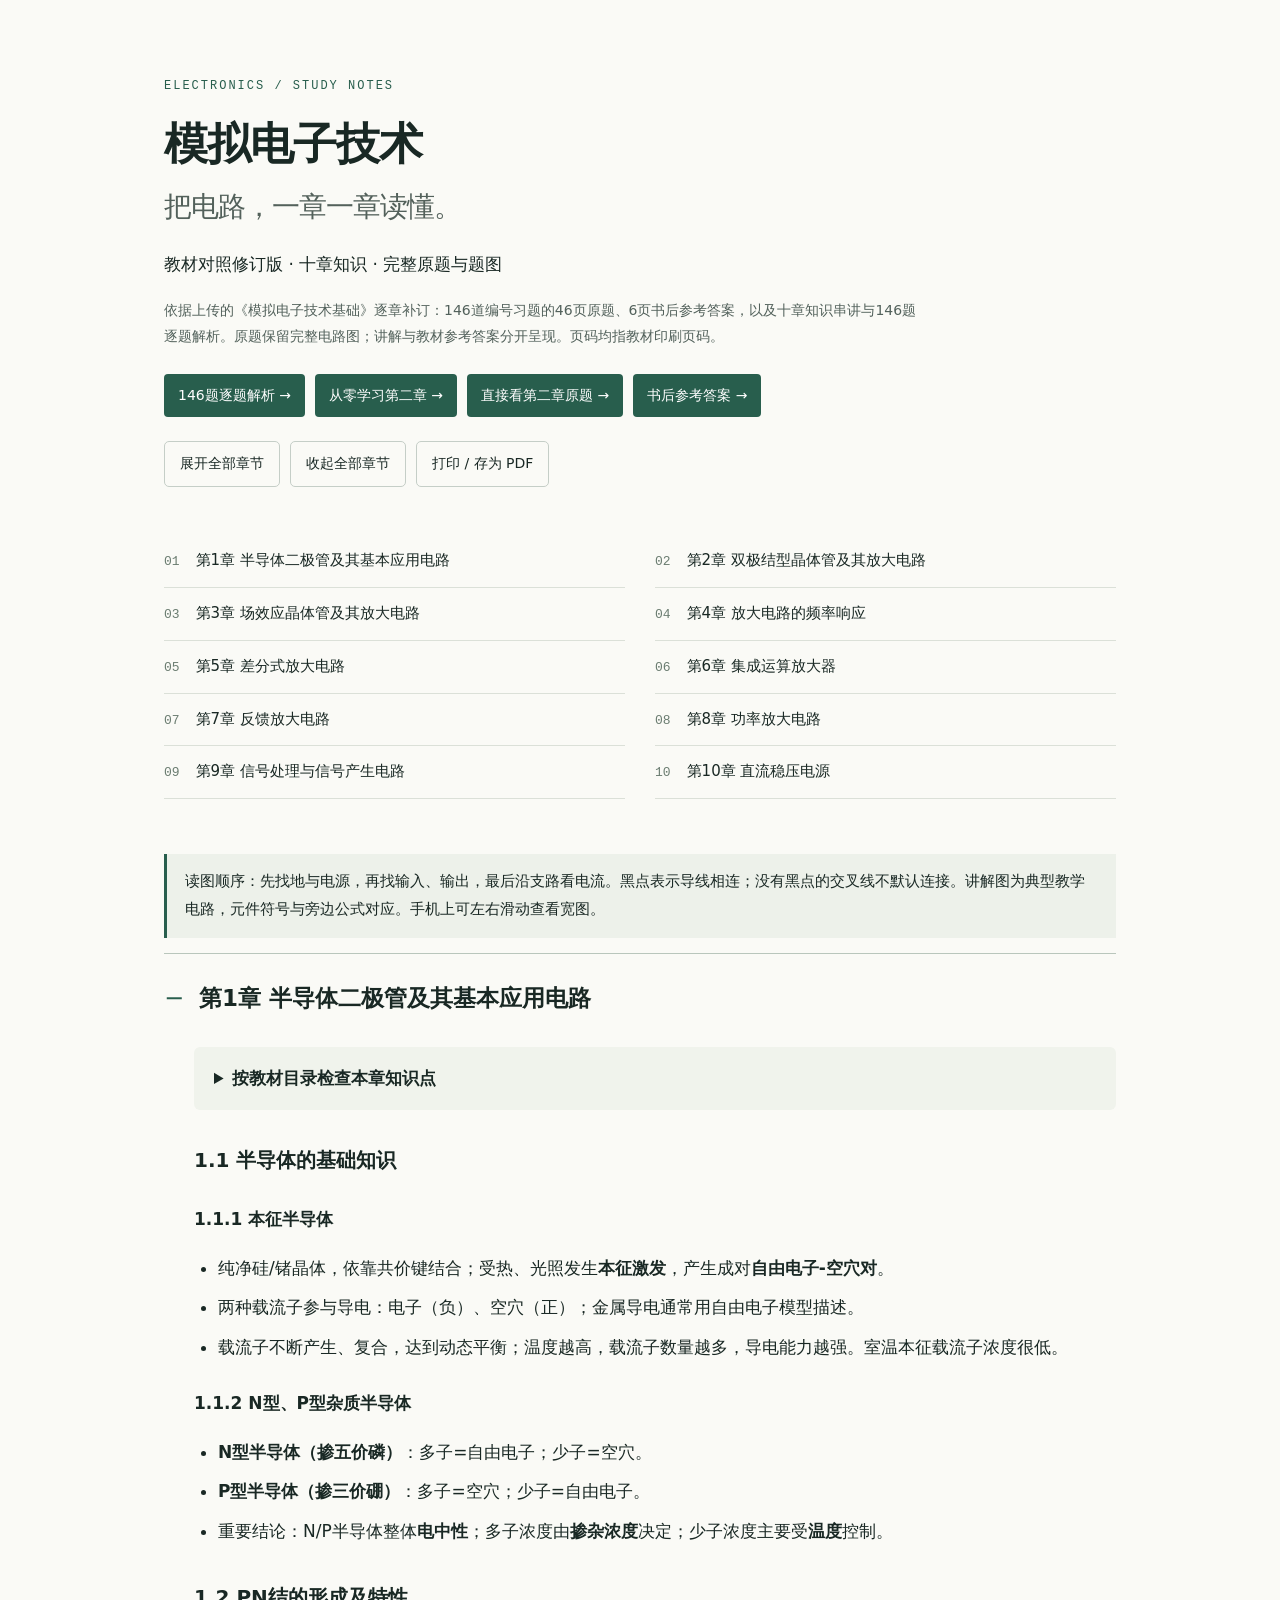
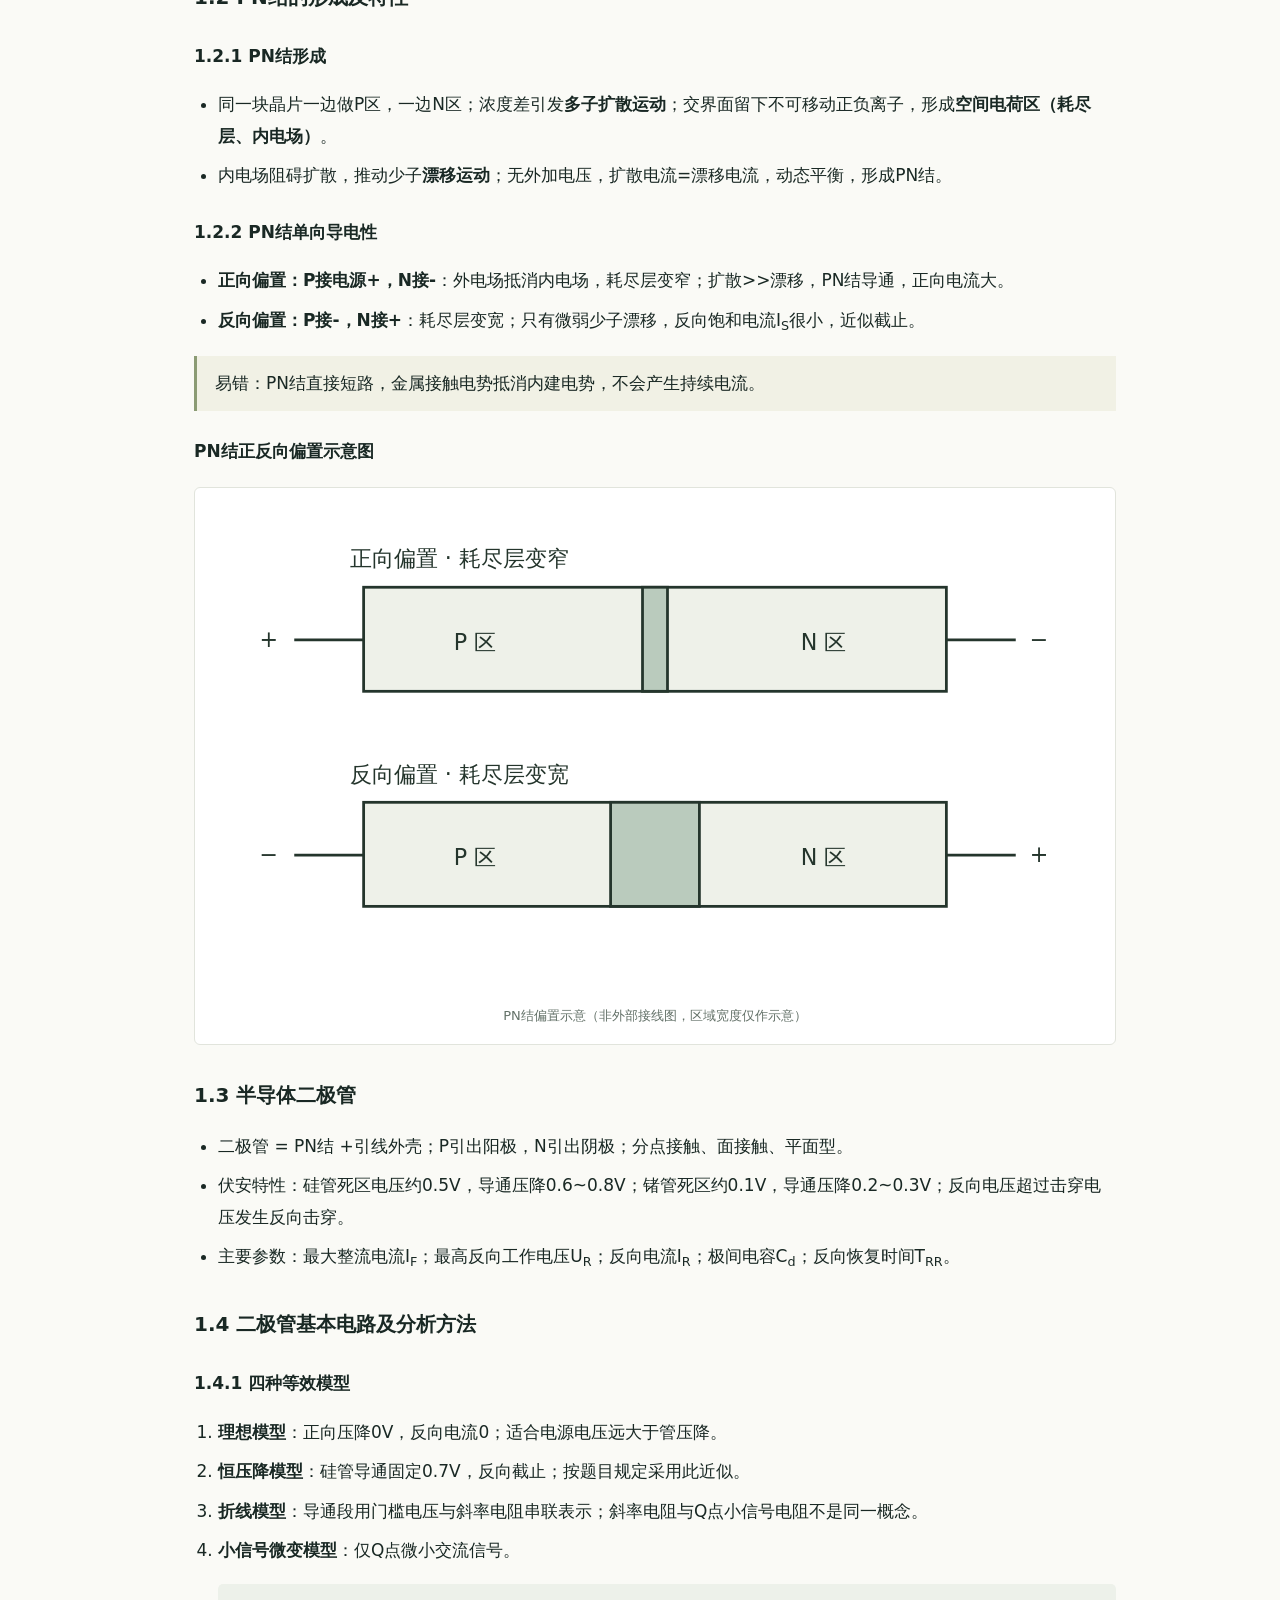
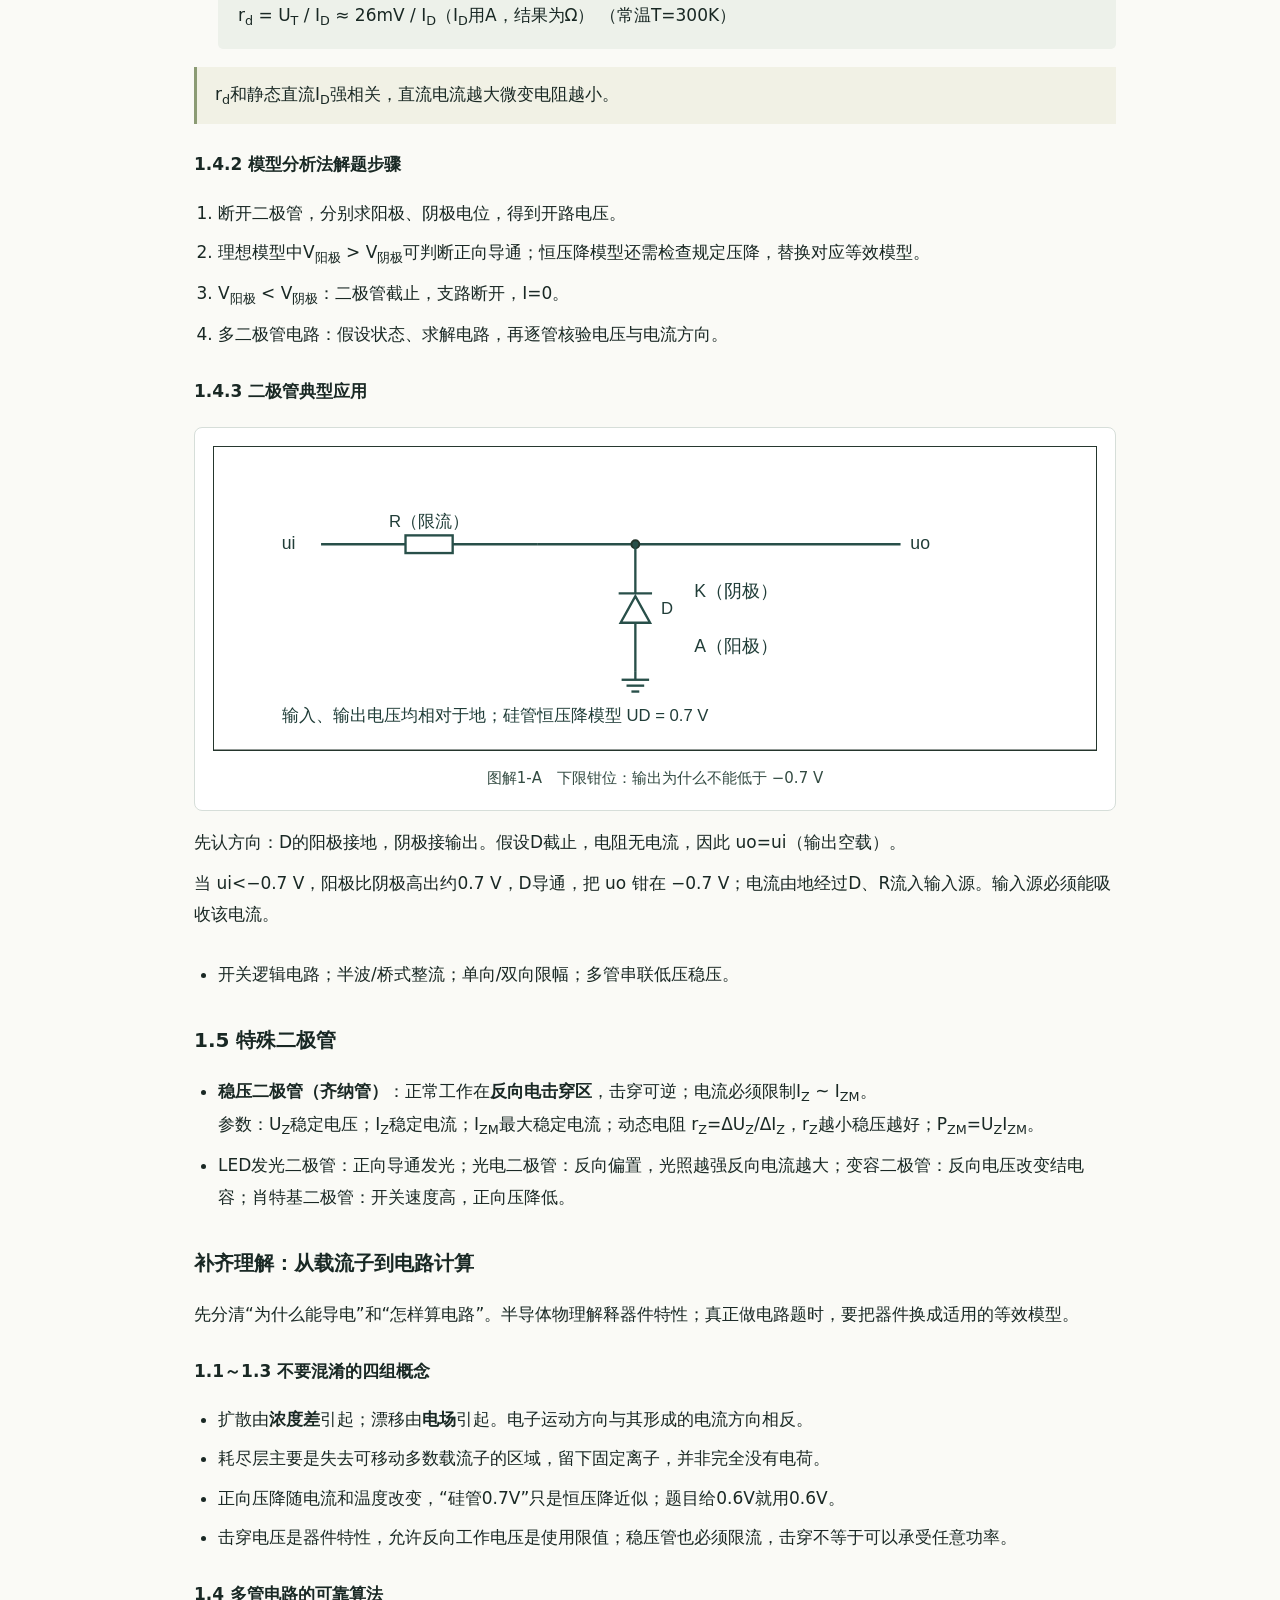
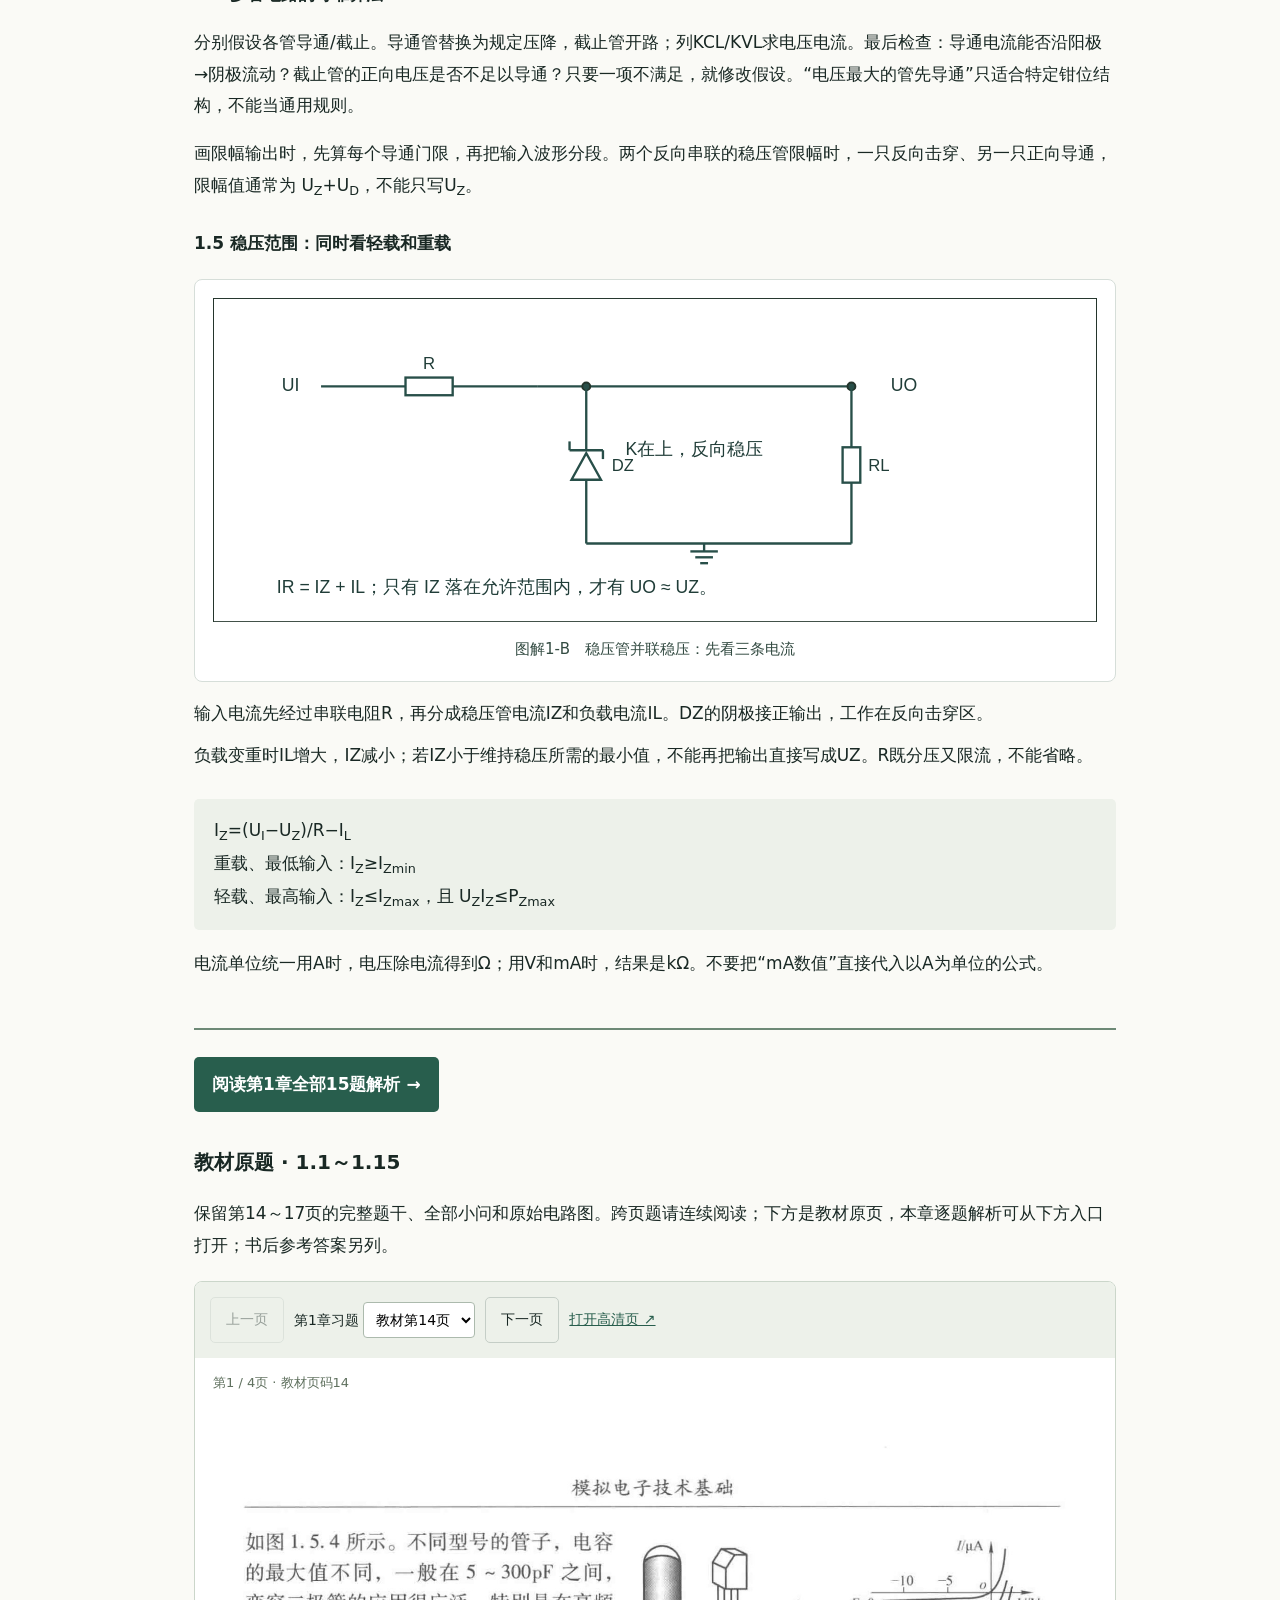
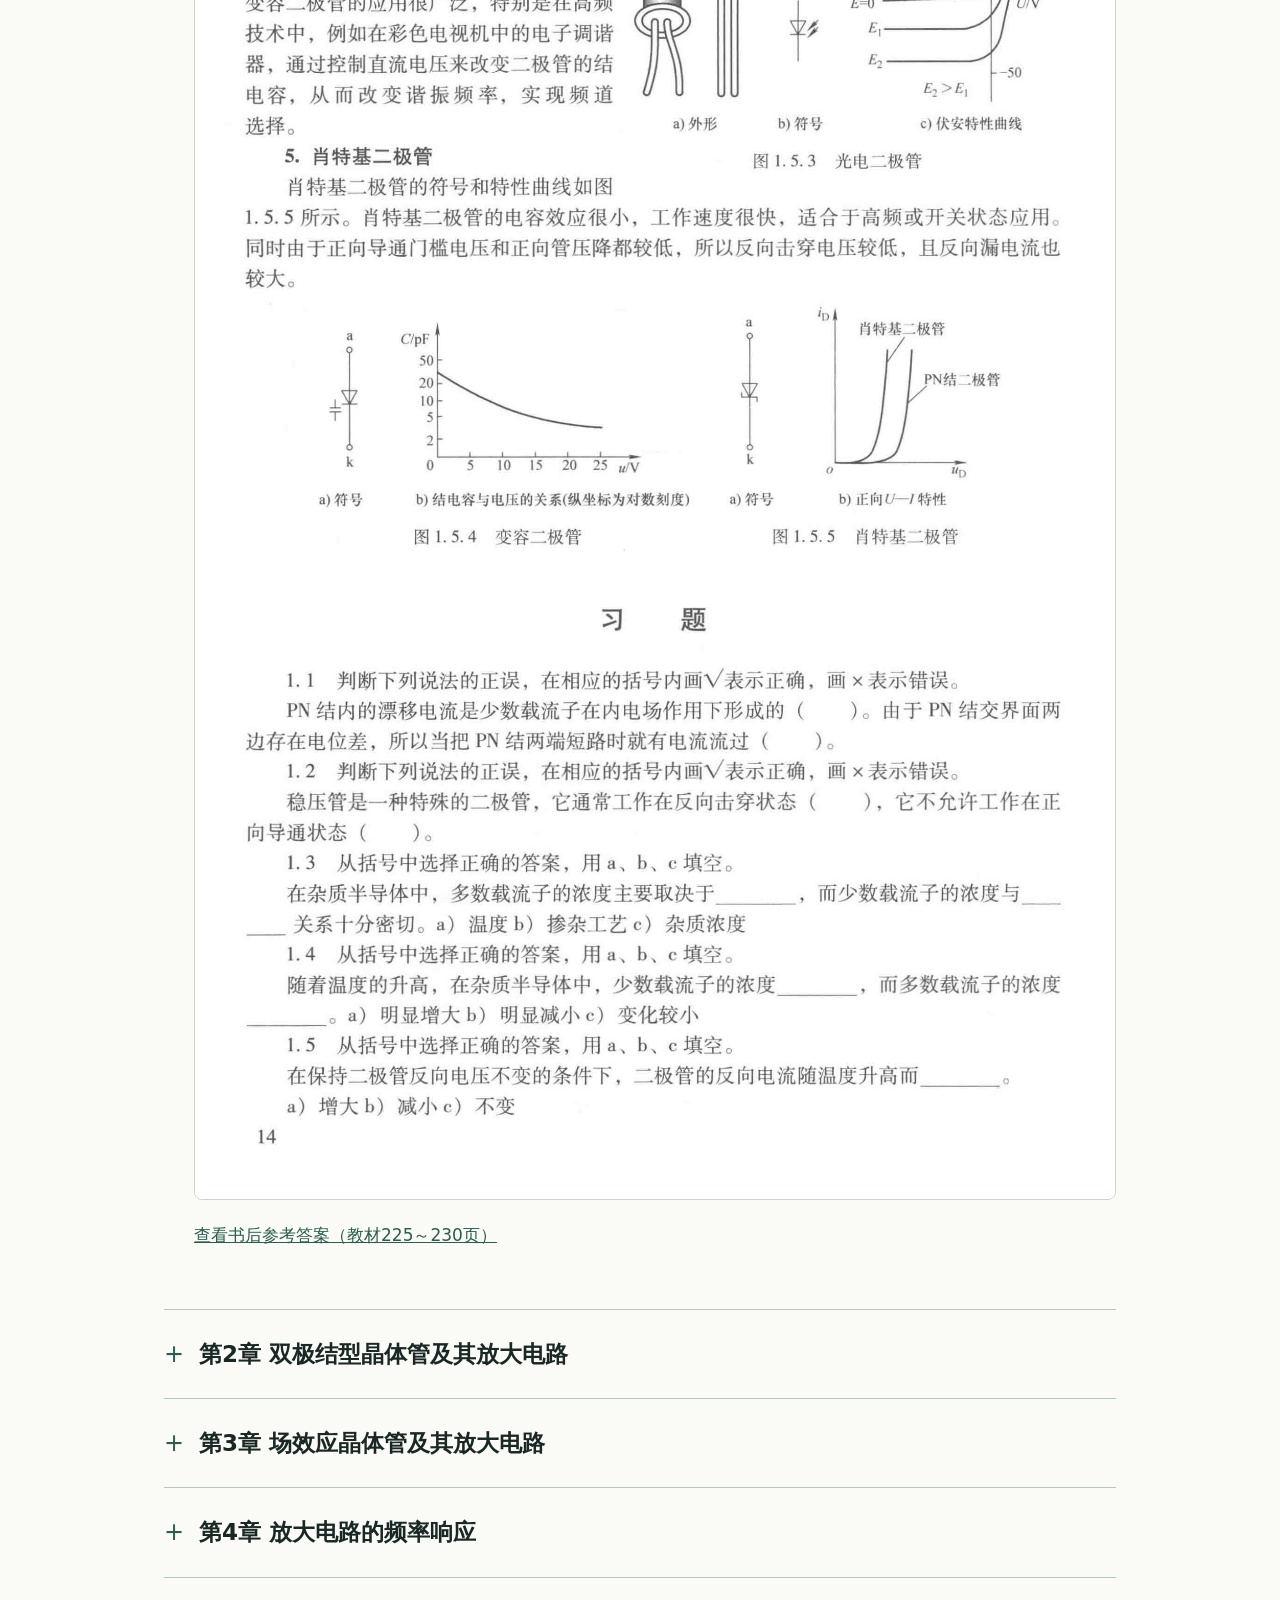
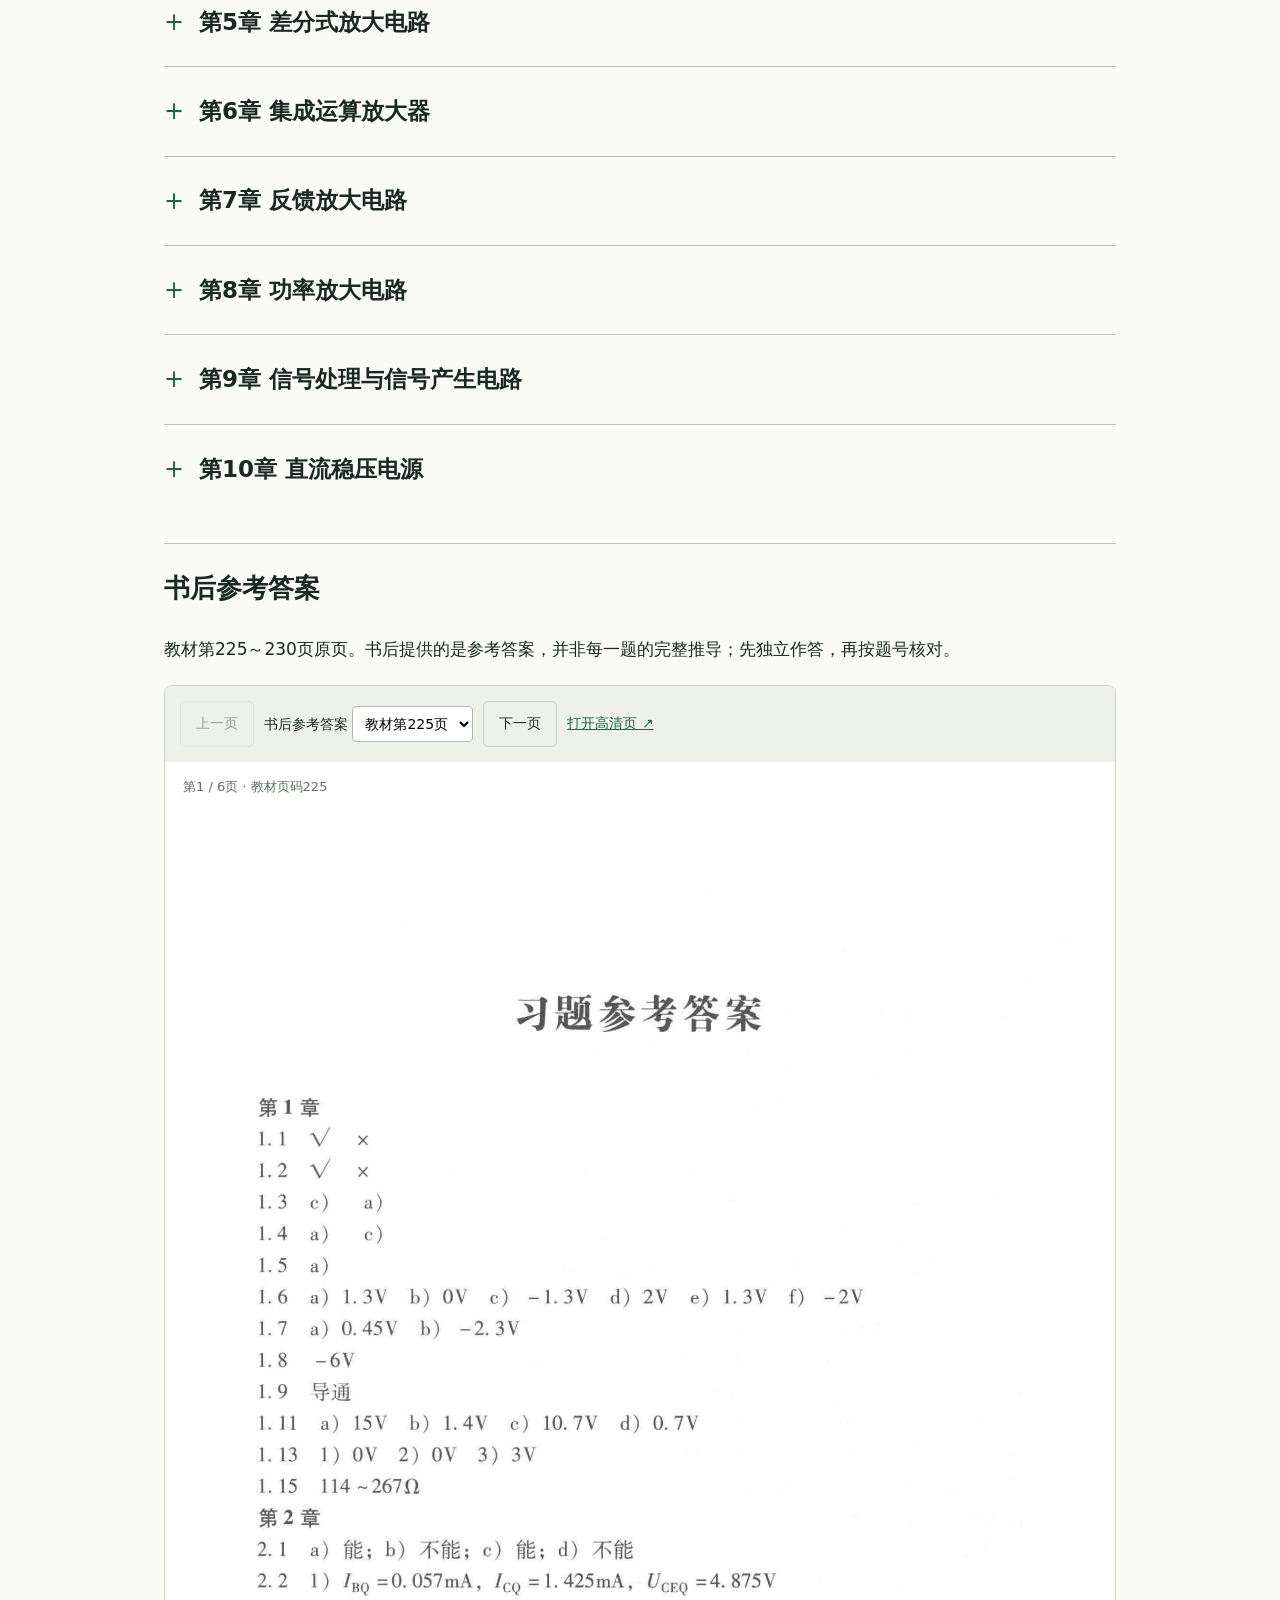
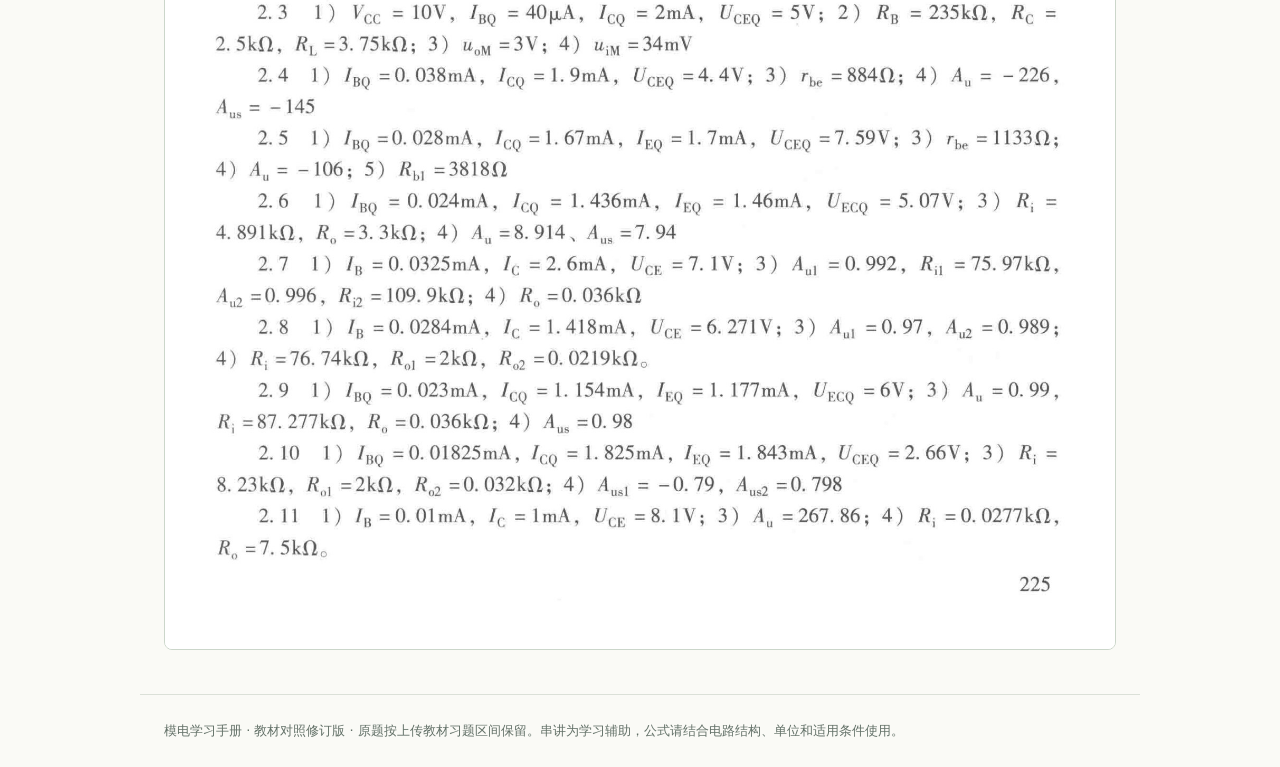
<file: index.html>
<!DOCTYPE html>
<html lang="zh-CN">
<head>
<meta charset="UTF-8">
<meta name="viewport" content="width=device-width, initial-scale=1.0">
<title>模电学习手册 · 十章知识串讲</title>

<style>
:root{color-scheme:light;--ink:#192824;--accent:#285e4d;--paper:#fafaf6}*{box-sizing:border-box}body{margin:0;background:var(--paper);color:var(--ink);font:17px/1.85 system-ui,-apple-system,"Microsoft YaHei",sans-serif}header,main,nav,#toolbar,footer{max-width:1000px;margin:auto;padding:24px}header{padding-top:65px}.eyebrow{font:12px/1.5 monospace;letter-spacing:2px;color:var(--accent)}h1{font-size:44px;line-height:1.3;letter-spacing:-1px;margin:20px 0}h1 span{font-size:28px;font-weight:400;color:#53615b}.notice{font-size:14px;color:#52615b;max-width:760px}#toolbar{display:flex;flex-wrap:wrap;gap:10px;padding-top:0}button{font:inherit;font-size:14px;border:1px solid #c5cec7;background:transparent;color:var(--ink);border-radius:5px;padding:9px 15px;cursor:pointer}button:hover{background:#e8eee8}nav{display:grid;grid-template-columns:1fr 1fr;gap:0 30px;padding-bottom:40px}nav a{color:var(--ink);text-decoration:none;border-bottom:1px solid #dbe0d8;padding:12px 0;font-size:15px}nav span{font:13px monospace;color:#6a7c70;margin-right:16px}main{padding-top:0}.chapter{border-top:1px solid #b9c6bc;scroll-margin-top:15px}.chapter>summary{cursor:pointer;padding:22px 0;display:flex;align-items:center;gap:15px}.chapter>summary:before{content:'+';font-size:24px;color:var(--accent)}.chapter[open]>summary:before{content:'−'}.chapter h2{display:inline;font-size:23px;font-weight:600;margin:0}.chapter-body{padding:0 0 40px 30px}h3{font-size:20px;margin:32px 0 14px}h4{font-size:17px;margin:25px 0 10px}ul,ol{padding-left:24px}li{margin:8px 0}.formula{background:#edf1ea;padding:16px 20px;margin:18px 0;border-radius:5px;overflow-wrap:anywhere}.warn-tip{border-left:3px solid #8b9b74;padding:12px 18px;margin:18px 0;background:#f1f1e5}.q-item{border-top:1px solid #dde2da;padding:14px 0}.answer{margin:10px 0}.answer summary{color:var(--accent);cursor:pointer;font-size:15px}.answer>div{padding:12px 16px;background:#edf1ea;margin-top:10px}figure{margin:20px 0;background:#fff;padding:16px;border:1px solid #e1e4dc;border-radius:6px;overflow-x:auto}svg{width:100%;min-width:420px;height:auto;display:block;stroke:#24352c;stroke-width:2;fill:none}figure:not(.teaching-figure) svg text{stroke:none;fill:#24352c;font:16px system-ui,sans-serif}svg .node{fill:#24352c;stroke:none}.zone{fill:#eef1e9}.depletion{fill:#bacbbd}figcaption{font-size:13px;color:#637168;text-align:center}footer{font-size:13px;color:#637168;border-top:1px solid #dbe0d8}sub{font-size:.75em}a:focus-visible,summary:focus-visible,button:focus-visible{outline:3px solid #8ba99c;outline-offset:4px}@media(max-width:600px){header,main,nav,#toolbar,footer{padding-left:18px;padding-right:18px}header{padding-top:32px}h1{font-size:34px}h1 span{font-size:22px}nav{grid-template-columns:1fr}.chapter h2{font-size:20px}.chapter-body{padding-left:0}body{font-size:16px}}@media print{header{padding-top:0}nav,#toolbar{display:none}body{font-size:11pt;background:white}.chapter{break-inside:auto}.chapter>summary:before{display:none}.formula,figure{break-inside:avoid}svg{min-width:0}main,header{padding:0}.chapter-body{padding-left:0}h1{font-size:25pt}}

table{width:100%;border-collapse:collapse;font-size:15px;margin:18px 0;display:block;overflow-x:auto}th,td{text-align:left;padding:12px;border-bottom:1px solid #d5dfd7;vertical-align:top}th{background:#e9eee7}td:first-child{min-width:95px}.syllabus{background:#f0f3ec;padding:16px 20px;border-radius:6px;margin:5px 0 24px}.syllabus summary{cursor:pointer;font-weight:600}.reader{border:1px solid #cbd6ca;border-radius:8px;background:#fff;margin:20px 0;overflow:hidden}.reader-controls{display:flex;flex-wrap:wrap;gap:10px;align-items:center;padding:15px;background:#edf1ea}.reader-controls label{font-size:14px}.reader select{font:inherit;padding:8px;border:1px solid #acbaad;border-radius:4px;background:#fff;max-width:100%}.reader img{display:block;width:100%;height:auto}.reader a{color:#285e4d}.reader .full-page{font-size:14px}.page-status{font-size:13px;color:#60715f;padding:0 18px}.exercise-section{margin-top:48px;padding-top:10px;border-top:2px solid #6d8976}.question-index,.quick-start{display:flex;flex-wrap:wrap;gap:10px}.quick-start{margin-top:24px}.quick-start a{background:#285e4d;color:white;padding:9px 14px;text-decoration:none;border-radius:4px;font-size:14px}.question-index button{min-width:55px}button:disabled{opacity:.4;cursor:default}#book-answers{scroll-margin-top:20px;border-top:1px solid #b9c6bc;margin-top:30px}a{color:#285e4d}.exercise-section{scroll-margin-top:15px}.print-note{display:none}@media print{.reader,.question-index,.quick-start,.exercise-section>p:not(.print-note),#book-answers{display:none}.exercise-section:after{content:'原题与题图请在网页中查看高清教材页。'}.syllabus{display:block}}.solution-entry{display:inline-block;background:#285e4d;color:#fff;text-decoration:none;padding:12px 18px;border-radius:5px;font-weight:600}</style><style id="teaching-circuit-styles">
.teaching-circuit-set{margin:20px 0 28px}
.teaching-figure{margin:16px 0;background:#fff;border:1px solid #d6ded9;border-radius:8px;padding:18px;overflow-x:auto}
.teaching-figure svg{display:block;width:100%;height:auto;min-width:560px;max-height:none;margin:0 auto;color:#284f49}
.teaching-figure svg text{stroke:none}
.teaching-figure figcaption{font-size:15px;line-height:1.8;margin:14px 0 0;color:#334b42}
.teaching-circuit-set p{margin:10px 0}
.circuit-reading-note{padding:14px 18px;background:#edf1ea;border-left:3px solid #285e4d;font-size:15px}
@media(max-width:650px){.teaching-figure{padding:10px}.chapter-body{padding-left:0}.teaching-figure svg{min-width:560px}}
@media print{.teaching-figure{overflow:visible;break-inside:avoid}.teaching-figure svg{min-width:0}}
</style></head>
<body>
<header><p class="eyebrow">ELECTRONICS / STUDY NOTES</p><h1>模拟电子技术<br><span>把电路，一章一章读懂。</span></h1><p>教材对照修订版 · 十章知识 · 完整原题与题图</p><p class="notice">依据上传的《模拟电子技术基础》逐章补订：146道编号习题的46页原题、6页书后参考答案，以及十章知识串讲与146题逐题解析。原题保留完整电路图；讲解与教材参考答案分开呈现。页码均指教材印刷页码。</p><div class="quick-start"><a href="solutions.html">146题逐题解析 →</a><a href="#chapter-2">从零学习第二章 →</a><a href="#exercises-2">直接看第二章原题 →</a><a href="#book-answers">书后参考答案 →</a></div></header><div id="toolbar"><button id="open-all">展开全部章节</button><button id="close-all">收起全部章节</button><button id="print">打印 / 存为 PDF</button></div><nav aria-label="章节目录" id="toc"><a href="#chapter-1"><span>01</span>第1章 半导体二极管及其基本应用电路</a><a href="#chapter-2"><span>02</span>第2章 双极结型晶体管及其放大电路</a><a href="#chapter-3"><span>03</span>第3章 场效应晶体管及其放大电路</a><a href="#chapter-4"><span>04</span>第4章 放大电路的频率响应</a><a href="#chapter-5"><span>05</span>第5章 差分式放大电路</a><a href="#chapter-6"><span>06</span>第6章 集成运算放大器</a><a href="#chapter-7"><span>07</span>第7章 反馈放大电路</a><a href="#chapter-8"><span>08</span>第8章 功率放大电路</a><a href="#chapter-9"><span>09</span>第9章 信号处理与信号产生电路</a><a href="#chapter-10"><span>10</span>第10章 直流稳压电源</a></nav><main><p class="circuit-reading-note">读图顺序：先找地与电源，再找输入、输出，最后沿支路看电流。黑点表示导线相连；没有黑点的交叉线不默认连接。讲解图为典型教学电路，元件符号与旁边公式对应。手机上可左右滑动查看宽图。</p>

<!-- ========== 第1章 ========== -->
<details class="chapter" id="chapter-1" open><summary><h2>第1章 半导体二极管及其基本应用电路</h2></summary><div class="chapter-body"><details class="syllabus"><summary>按教材目录检查本章知识点</summary><table><tr><th>节 / 起始页</th><th>内容</th><th>学完应会</th></tr><tr><td>1.1<br>p.1</td><td>本征、杂质半导体</td><td>分清电子/空穴、多子/少子，解释电中性</td></tr><tr><td>1.2<br>p.3</td><td>PN结</td><td>扩散与漂移、耗尽层、正反向偏置</td></tr><tr><td>1.3<br>p.4</td><td>二极管</td><td>结构、伏安特性、主要参数</td></tr><tr><td>1.4<br>p.7</td><td>基本应用电路</td><td>选模型→假设状态→列方程→检验</td></tr><tr><td>1.5<br>p.12</td><td>特殊二极管</td><td>稳压管、发光管等器件的工作方式</td></tr></table></details>
<h3>1.1 半导体的基础知识</h3>
<h4>1.1.1 本征半导体</h4>
<ul>
<li>纯净硅/锗晶体，依靠共价键结合；受热、光照发生<strong>本征激发</strong>，产生成对<strong>自由电子-空穴对</strong>。</li>
<li>两种载流子参与导电：电子（负）、空穴（正）；金属导电通常用自由电子模型描述。</li>
<li>载流子不断产生、复合，达到动态平衡；温度越高，载流子数量越多，导电能力越强。室温本征载流子浓度很低。</li>
</ul>

<h4>1.1.2 N型、P型杂质半导体</h4>
<ul>
<li><strong>N型半导体（掺五价磷）</strong>：多子=自由电子；少子=空穴。</li>
<li><strong>P型半导体（掺三价硼）</strong>：多子=空穴；少子=自由电子。</li>
<li>重要结论：N/P半导体整体<strong>电中性</strong>；多子浓度由<strong>掺杂浓度</strong>决定；少子浓度主要受<strong>温度</strong>控制。</li>
</ul>

<h3>1.2 PN结的形成及特性</h3>
<h4>1.2.1 PN结形成</h4>
<ul>
<li>同一块晶片一边做P区，一边N区；浓度差引发<strong>多子扩散运动</strong>；交界面留下不可移动正负离子，形成<strong>空间电荷区（耗尽层、内电场）</strong>。</li>
<li>内电场阻碍扩散，推动少子<strong>漂移运动</strong>；无外加电压，扩散电流=漂移电流，动态平衡，形成PN结。</li>
</ul>

<h4>1.2.2 PN结单向导电性</h4>
<ul>
<li><strong>正向偏置：P接电源+，N接-</strong>：外电场抵消内电场，耗尽层变窄；扩散>>漂移，PN结导通，正向电流大。</li>
<li><strong>反向偏置：P接-，N接+</strong>：耗尽层变宽；只有微弱少子漂移，反向饱和电流I<sub>S</sub>很小，近似截止。</li>
</ul>
<div class="warn-tip">易错：PN结直接短路，金属接触电势抵消内建电势，不会产生持续电流。</div>

<h4>PN结正反向偏置示意图</h4>
<figure><svg viewBox="0 0 640 360" xmlns="http://www.w3.org/2000/svg" role="img" aria-label="PN结偏置示意（非外部接线图，区域宽度仅作示意）"><title>PN结偏置示意（非外部接线图，区域宽度仅作示意）</title><text x="100" y="45">正向偏置 · 耗尽层变窄</text><rect class="zone" x="110" y="60" width="420" height="75"/><rect class="depletion" x="311.0" y="60" width="18" height="75"/><text x="175" y="105">P 区</text><text x="425" y="105">N 区</text><path d="M60 98L110 98"/><path d="M530 98L580 98"/><text x="35" y="103">+</text><text x="590" y="103">−</text><text x="100" y="200">反向偏置 · 耗尽层变宽</text><rect class="zone" x="110" y="215" width="420" height="75"/><rect class="depletion" x="288.0" y="215" width="64" height="75"/><text x="175" y="260">P 区</text><text x="425" y="260">N 区</text><path d="M60 253L110 253"/><path d="M530 253L580 253"/><text x="35" y="258">−</text><text x="590" y="258">+</text></svg><figcaption>PN结偏置示意（非外部接线图，区域宽度仅作示意）</figcaption></figure>

<h3>1.3 半导体二极管</h3>
<ul>
<li>二极管 = PN结 +引线外壳；P引出阳极，N引出阴极；分点接触、面接触、平面型。</li>
<li>伏安特性：硅管死区电压约0.5V，导通压降0.6~0.8V；锗管死区约0.1V，导通压降0.2~0.3V；反向电压超过击穿电压发生反向击穿。</li>
<li>主要参数：最大整流电流I<sub>F</sub>；最高反向工作电压U<sub>R</sub>；反向电流I<sub>R</sub>；极间电容C<sub>d</sub>；反向恢复时间T<sub>RR</sub>。</li>
</ul>

<h3>1.4 二极管基本电路及分析方法</h3>
<h4>1.4.1 四种等效模型</h4>
<ol>
<li><strong>理想模型</strong>：正向压降0V，反向电流0；适合电源电压远大于管压降。</li>
<li><strong>恒压降模型</strong>：硅管导通固定0.7V，反向截止；按题目规定采用此近似。</li>
<li><strong>折线模型</strong>：导通段用门槛电压与斜率电阻串联表示；斜率电阻与Q点小信号电阻不是同一概念。</li>
<li><strong>小信号微变模型</strong>：仅Q点微小交流信号。
<div class="formula">r<sub>d</sub> = U<sub>T</sub> / I<sub>D</sub> ≈ 26mV / I<sub>D</sub>（I<sub>D</sub>用A，结果为Ω） （常温T=300K）</div>
</li>
</ol>
<div class="warn-tip">r<sub>d</sub>和静态直流I<sub>D</sub>强相关，直流电流越大微变电阻越小。</div>

<h4>1.4.2 模型分析法解题步骤</h4>
<ol>
<li>断开二极管，分别求阳极、阴极电位，得到开路电压。</li>
<li>理想模型中V<sub>阳极</sub> &gt; V<sub>阴极</sub>可判断正向导通；恒压降模型还需检查规定压降，替换对应等效模型。</li>
<li>V<sub>阳极</sub> < V<sub>阴极</sub>：二极管截止，支路断开，I=0。</li>
<li>多二极管电路：假设状态、求解电路，再逐管核验电压与电流方向。</li>
</ol>

<h4>1.4.3 二极管典型应用</h4><div class="teaching-circuit-set" id="teaching-circuit-1"><figure class="teaching-figure"><svg xmlns="http://www.w3.org/2000/svg" viewBox="0 0 900 310" role="img" aria-label="图解1-A　下限钳位：输出为什么不能低于 −0.7 V"><rect width="100%" height="100%" fill="white"/><text x="70" y="105" fill="#203d38" font-family="Arial,Microsoft YaHei,sans-serif" font-size="18" text-anchor="start">ui</text><line x1="110" y1="100" x2="196.0" y2="100" stroke="#284f49" stroke-width="2.4"/><rect x="196.0" y="91" width="48" height="18" fill="white" stroke="#284f49" stroke-width="2.4"/><line x1="244.0" y1="100" x2="330" y2="100" stroke="#284f49" stroke-width="2.4"/><text x="220.0" y="82" fill="#203d38" font-family="Arial,Microsoft YaHei,sans-serif" font-size="17" text-anchor="middle">R（限流）</text><line x1="330" y1="100" x2="700" y2="100" stroke="#284f49" stroke-width="2.4"/><circle cx="430" cy="100" r="4" fill="#284f49"/><text x="710" y="105" fill="#203d38" font-family="Arial,Microsoft YaHei,sans-serif" font-size="18" text-anchor="start">uo</text><line x1="430" y1="100" x2="430" y2="150.0" stroke="#284f49" stroke-width="2.4"/><line x1="430" y1="230" x2="430" y2="180.0" stroke="#284f49" stroke-width="2.4"/><polygon points="415,180.0 445,180.0 430,153.0" fill="none" stroke="#284f49" stroke-width="2.4"/><line x1="413" y1="150.0" x2="447" y2="150.0" stroke="#284f49" stroke-width="2.4"/><text x="456" y="171.0" fill="#203d38" font-family="Arial,Microsoft YaHei,sans-serif" font-size="17" text-anchor="start">D</text><line x1="430" y1="230" x2="430" y2="238" stroke="#284f49" stroke-width="2.4"/><line x1="416" y1="238" x2="444" y2="238" stroke="#284f49" stroke-width="2.4"/><line x1="421" y1="244" x2="439" y2="244" stroke="#284f49" stroke-width="2.4"/><line x1="426" y1="250" x2="434" y2="250" stroke="#284f49" stroke-width="2.4"/><text x="490" y="154" fill="#203d38" font-family="Arial,Microsoft YaHei,sans-serif" font-size="18" text-anchor="start">K（阴极）</text><text x="490" y="210" fill="#203d38" font-family="Arial,Microsoft YaHei,sans-serif" font-size="18" text-anchor="start">A（阳极）</text><text x="70" y="280" fill="#203d38" font-family="Arial,Microsoft YaHei,sans-serif" font-size="17" text-anchor="start">输入、输出电压均相对于地；硅管恒压降模型 UD = 0.7 V</text></svg><figcaption>图解1-A　下限钳位：输出为什么不能低于 −0.7 V</figcaption></figure><p>先认方向：D的阳极接地，阴极接输出。假设D截止，电阻无电流，因此 uo=ui（输出空载）。</p><p>当 ui&lt;−0.7 V，阳极比阴极高出约0.7 V，D导通，把 uo 钳在 −0.7 V；电流由地经过D、R流入输入源。输入源必须能吸收该电流。</p></div>
<ul>
<li>开关逻辑电路；半波/桥式整流；单向/双向限幅；多管串联低压稳压。</li>
</ul>

<h3>1.5 特殊二极管</h3>
<ul>
<li><strong>稳压二极管（齐纳管）</strong>：正常工作在<strong>反向电击穿区</strong>，击穿可逆；电流必须限制I<sub>Z</sub> ~ I<sub>ZM</sub>。
<br>参数：U<sub>Z</sub>稳定电压；I<sub>Z</sub>稳定电流；I<sub>ZM</sub>最大稳定电流；动态电阻 r<sub>Z</sub>=ΔU<sub>Z</sub>/ΔI<sub>Z</sub>，r<sub>Z</sub>越小稳压越好；P<sub>ZM</sub>=U<sub>Z</sub>I<sub>ZM</sub>。</li>
<li>LED发光二极管：正向导通发光；光电二极管：反向偏置，光照越强反向电流越大；变容二极管：反向电压改变结电容；肖特基二极管：开关速度高，正向压降低。</li>
</ul>


<h3>补齐理解：从载流子到电路计算</h3>
<p>先分清“为什么能导电”和“怎样算电路”。半导体物理解释器件特性；真正做电路题时，要把器件换成适用的等效模型。</p>
<h4>1.1～1.3 不要混淆的四组概念</h4>
<ul><li>扩散由<strong>浓度差</strong>引起；漂移由<strong>电场</strong>引起。电子运动方向与其形成的电流方向相反。</li><li>耗尽层主要是失去可移动多数载流子的区域，留下固定离子，并非完全没有电荷。</li><li>正向压降随电流和温度改变，“硅管0.7V”只是恒压降近似；题目给0.6V就用0.6V。</li><li>击穿电压是器件特性，允许反向工作电压是使用限值；稳压管也必须限流，击穿不等于可以承受任意功率。</li></ul>
<h4>1.4 多管电路的可靠算法</h4><p>分别假设各管导通/截止。导通管替换为规定压降，截止管开路；列KCL/KVL求电压电流。最后检查：导通电流能否沿阳极→阴极流动？截止管的正向电压是否不足以导通？只要一项不满足，就修改假设。“电压最大的管先导通”只适合特定钳位结构，不能当通用规则。</p>
<p>画限幅输出时，先算每个导通门限，再把输入波形分段。两个反向串联的稳压管限幅时，一只反向击穿、另一只正向导通，限幅值通常为 U<sub>Z</sub>+U<sub>D</sub>，不能只写U<sub>Z</sub>。</p>
<h4>1.5 稳压范围：同时看轻载和重载</h4><div class="teaching-circuit-set" id="teaching-circuit-2"><figure class="teaching-figure"><svg xmlns="http://www.w3.org/2000/svg" viewBox="0 0 900 330" role="img" aria-label="图解1-B　稳压管并联稳压：先看三条电流"><rect width="100%" height="100%" fill="white"/><text x="70" y="95" fill="#203d38" font-family="Arial,Microsoft YaHei,sans-serif" font-size="18" text-anchor="start">UI</text><line x1="110" y1="90" x2="196.0" y2="90" stroke="#284f49" stroke-width="2.4"/><rect x="196.0" y="81" width="48" height="18" fill="white" stroke="#284f49" stroke-width="2.4"/><line x1="244.0" y1="90" x2="330" y2="90" stroke="#284f49" stroke-width="2.4"/><text x="220.0" y="72" fill="#203d38" font-family="Arial,Microsoft YaHei,sans-serif" font-size="17" text-anchor="middle">R</text><line x1="330" y1="90" x2="650" y2="90" stroke="#284f49" stroke-width="2.4"/><circle cx="380" cy="90" r="4" fill="#284f49"/><circle cx="650" cy="90" r="4" fill="#284f49"/><text x="690" y="95" fill="#203d38" font-family="Arial,Microsoft YaHei,sans-serif" font-size="18" text-anchor="start">UO</text><line x1="380" y1="90" x2="380" y2="155.0" stroke="#284f49" stroke-width="2.4"/><line x1="380" y1="250" x2="380" y2="185.0" stroke="#284f49" stroke-width="2.4"/><polygon points="365,185.0 395,185.0 380,158.0" fill="none" stroke="#284f49" stroke-width="2.4"/><line x1="363" y1="155.0" x2="397" y2="155.0" stroke="#284f49" stroke-width="2.4"/><line x1="363" y1="155.0" x2="363" y2="146.0" stroke="#284f49" stroke-width="2.4"/><line x1="397" y1="155.0" x2="397" y2="164.0" stroke="#284f49" stroke-width="2.4"/><text x="406" y="176.0" fill="#203d38" font-family="Arial,Microsoft YaHei,sans-serif" font-size="17" text-anchor="start">DZ</text><line x1="650" y1="90" x2="650" y2="152.0" stroke="#284f49" stroke-width="2.4"/><rect x="641" y="152.0" width="18" height="36" fill="white" stroke="#284f49" stroke-width="2.4"/><line x1="650" y1="188.0" x2="650" y2="250" stroke="#284f49" stroke-width="2.4"/><text x="667" y="176.0" fill="#203d38" font-family="Arial,Microsoft YaHei,sans-serif" font-size="17" text-anchor="start">RL</text><line x1="380" y1="250" x2="650" y2="250" stroke="#284f49" stroke-width="2.4"/><line x1="500" y1="250" x2="500" y2="258" stroke="#284f49" stroke-width="2.4"/><line x1="486" y1="258" x2="514" y2="258" stroke="#284f49" stroke-width="2.4"/><line x1="491" y1="264" x2="509" y2="264" stroke="#284f49" stroke-width="2.4"/><line x1="496" y1="270" x2="504" y2="270" stroke="#284f49" stroke-width="2.4"/><text x="420" y="160" fill="#203d38" font-family="Arial,Microsoft YaHei,sans-serif" font-size="18" text-anchor="start">K在上，反向稳压</text><text x="65" y="300" fill="#203d38" font-family="Arial,Microsoft YaHei,sans-serif" font-size="18" text-anchor="start">IR = IZ + IL；只有 IZ 落在允许范围内，才有 UO ≈ UZ。</text></svg><figcaption>图解1-B　稳压管并联稳压：先看三条电流</figcaption></figure><p>输入电流先经过串联电阻R，再分成稳压管电流IZ和负载电流IL。DZ的阴极接正输出，工作在反向击穿区。</p><p>负载变重时IL增大，IZ减小；若IZ小于维持稳压所需的最小值，不能再把输出直接写成UZ。R既分压又限流，不能省略。</p></div><div class="formula">I<sub>Z</sub>=(U<sub>I</sub>−U<sub>Z</sub>)/R−I<sub>L</sub><br>重载、最低输入：I<sub>Z</sub>≥I<sub>Zmin</sub><br>轻载、最高输入：I<sub>Z</sub>≤I<sub>Zmax</sub>，且 U<sub>Z</sub>I<sub>Z</sub>≤P<sub>Zmax</sub></div><p>电流单位统一用A时，电压除电流得到Ω；用V和mA时，结果是kΩ。不要把“mA数值”直接代入以A为单位的公式。</p>
<section class="exercise-section" id="exercises-1"><p><a class="solution-entry" href="solutions-1.html">阅读第1章全部15题解析 →</a></p><h3>教材原题 · 1.1～1.15</h3><p>保留第14～17页的完整题干、全部小问和原始电路图。跨页题请连续阅读；下方是教材原页，本章逐题解析可从下方入口打开；书后参考答案另列。</p><div class="reader" data-start="14" data-end="17"><div class="reader-controls"><button type="button" data-step="-1">上一页</button><label>第1章习题 <select aria-label="选择第1章习题"><option value="14">教材第14页</option><option value="15">教材第15页</option><option value="16">教材第16页</option><option value="17">教材第17页</option></select></label><button type="button" data-step="1">下一页</button><a class="full-page" href="pages/p14.jpg" target="_blank" rel="noopener">打开高清页 ↗</a></div><p class="page-status" aria-live="polite">第1 / 4页 · 教材页码14</p><a class="page-link" href="pages/p14.jpg" target="_blank" rel="noopener"><img loading="lazy" decoding="async" src="pages/p14.jpg" alt="第1章习题，教材第14页；点击查看高清原页" width="1800" height="2700"></a></div><p><a href="#book-answers">查看书后参考答案（教材225～230页）</a></p></section></div></details>

<!-- ========== 第2章 ========== -->
<details class="chapter" id="chapter-2"><summary><h2>第2章 双极结型晶体管及其放大电路</h2></summary><div class="chapter-body"><details class="syllabus"><summary>按教材目录检查本章知识点</summary><table><tr><th>节 / 起始页</th><th>内容</th><th>学完应会</th></tr><tr><td>2.1<br>p.18</td><td>BJT</td><td>结构、放大原理、特性曲线、参数</td></tr><tr><td>2.2<br>p.25</td><td>共射电路</td><td>偏置、电源、负载、耦合电容分别干什么</td></tr><tr><td>2.3<br>p.27</td><td>分析方法</td><td>直/交流负载线、小信号模型、四项动态指标</td></tr><tr><td>2.4<br>p.34</td><td>静态工作点稳定</td><td>温度影响、分压偏置、射极负反馈</td></tr><tr><td>2.5<br>p.40</td><td>共集电路</td><td>射极跟随器的Q点、增益和电阻</td></tr><tr><td>2.6<br>p.43</td><td>共基电路</td><td>输入在发射极，同相、小输入电阻</td></tr><tr><td>2.7<br>p.45</td><td>多级电路</td><td>共射—共基、共集—共集、阻容耦合</td></tr></table></details>
<h3>2.1 BJT双极结型晶体管</h3>
<ul>
<li>类型NPN、PNP；三个区域：发射区、基区、集电区；两个PN结：发射结、集电结；电极e发射极，b基极，c集电极。</li>
<li>关键结构特点：<strong>基区很薄，掺杂浓度很低；发射区掺杂浓度高；集电区面积大；发射区-集电区不对称，不能互换使用。</strong></li>
</ul>

<h4>BJT三种工作状态（NPN硅管）</h4>
<ol>
<li><strong>放大状态：发射结正偏，集电结反偏；电位V<sub>C</sub> > V<sub>B</sub> > V<sub>E</sub></strong>
<div class="formula">I<sub>E</sub> = I<sub>B</sub> + I<sub>C</sub>； I<sub>C</sub> ≈ β I<sub>B</sub>； I<sub>E</sub> ≈ (1+β) I<sub>B</sub></div>
本质：小基极电流I<sub>B</sub>控制大集电极电流I<sub>C</sub>。</li>
<li><strong>饱和状态：发射结正偏，集电结正偏；V<sub>B</sub> > V<sub>C</sub></strong>；I<sub>C</sub>不再随I<sub>B</sub>成β倍增大；硅管饱和压降U<sub>CES</sub>≈0.3V。</li>
<li><strong>截止状态：发射结未充分正向导通，集电结通常反偏；I<sub>B</sub>≈0，I<sub>C</sub>≈0。</strong></li>
</ol>
<div class="warn-tip">PNP管全部电压极性反转；放大状态电位V<sub>E</sub> > V<sub>B</sub> > V<sub>C</sub>，U<sub>EB</sub>>0。</div>

<h4>BJT主要参数</h4>
<ul>
<li>直流β̄，交流β；α=β/(1+β)；I<sub>CBO</sub>集电结反向饱和电流；穿透电流 I<sub>CEO</sub>=(1+β)I<sub>CBO</sub>。</li>
<li>极限参数：I<sub>CM</sub>最大集电极电流；P<sub>CM</sub>为最大允许耗散功率；静态管耗P<sub>C</sub>≈I<sub>C</sub>U<sub>CE</sub>；反向击穿电压要区分测试接法；通常U<sub>(BR)CBO</sub>大于U<sub>(BR)CEO</sub>，选用时按题给额定值检查。</li>
</ul>

<h4>阻容耦合共射放大电路示意图</h4>
<figure><svg viewBox="0 0 640 365" xmlns="http://www.w3.org/2000/svg" role="img" aria-label="固定偏置阻容耦合共射电路 · NPN"><title>固定偏置阻容耦合共射电路 · NPN</title><path d="M160 45L355 45"/><path d="M160 45L160 110.5"/><rect x="151" y="110.5" width="18" height="44"/><path d="M160 154.5L160 220"/><text x="178" y="137.5">RB</text><path d="M355 45L355 75.5"/><rect x="346" y="75.5" width="18" height="44"/><path d="M355 119.5L355 150"/><text x="373" y="102.5">RC</text><path d="M160 220L285 220"/><path d="M285 190L285 250"/><path d="M285 207L355 165"/><path d="M355 150L355 165"/><path d="M285 233L355 278"/><path d="M355 278L355 320"/><path d="M355 320L355 329"/><path d="M341 329L369 329"/><path d="M346 335L364 335"/><path d="M351 341L359 341"/><text x="365" y="40">+VCC</text><text x="268" y="184">B</text><text x="330" y="183">C</text><text x="330" y="295">E</text><path class="node" d="M340 268L327 266L333 257Z"/><path d="M45 220L97.5 220"/><path d="M97.5 205L97.5 235"/><path d="M107.5 205L107.5 235"/><path d="M107.5 220L160 220"/><text x="92.5" y="196">C1</text><text x="38" y="255">ui</text><path d="M355 150L437.5 150"/><path d="M437.5 135L437.5 165"/><path d="M447.5 135L447.5 165"/><path d="M447.5 150L530 150"/><text x="432.5" y="126">C2</text><path d="M530 150L530 213.0"/><rect x="521" y="213.0" width="18" height="44"/><path d="M530 257.0L530 320"/><text x="548" y="240.0">RL</text><path d="M355 320L530 320"/><text x="550" y="148">uo</text><circle cx="160" cy="220" r="3" class="node"/><circle cx="355" cy="150" r="3" class="node"/><circle cx="355" cy="320" r="3" class="node"/></svg><figcaption>固定偏置阻容耦合共射电路 · NPN</figcaption></figure>

<h3>2.2-2.3 共射放大电路；图解法、小信号模型分析法</h3>
<h4>静态工作点Q（直流通路：耦合电容全部开路）</h4>
<div class="formula">
I<sub>BQ</sub> = (V<sub>CC</sub> − U<sub>BEQ</sub>) / R<sub>b</sub>
<br>I<sub>CQ</sub> ≈ β I<sub>BQ</sub>
<br>U<sub>CEQ</sub> = V<sub>CC</sub> − I<sub>CQ</sub> R<sub>c</sub>
</div>
<ul>
<li>Q点过低I<sub>BQ</sub>太小：<strong>截止失真，输出电压顶部被削平。</strong></li>
<li>Q点过高I<sub>BQ</sub>太大：<strong>饱和失真，输出电压底部被削平。</strong></li>
<li>输入幅度增大时先触及余量较小的一侧，继续增大可能出现双向削顶。</li>
</ul>

<h4>小信号模型动态分析（中频：电容近似短路，理想直流电源交流接地）</h4>
<div class="formula">
r<sub>be</sub> ≈ 200Ω + (1+β) · 26mV / I<sub>EQ</sub>（I<sub>EQ</sub>用A，结果为Ω）
<br>适用于发射极交流接地、忽略r<sub>ce</sub>的共射电路：<br>A<sub>u</sub> = u<sub>o</sub>/u<sub>i</sub> = − β(R<sub>c</sub>//R<sub>L</sub>) / r<sub>be</sub>
<br>R<sub>i</sub> = R<sub>b</sub> // r<sub>be</sub>
<br>R<sub>o</sub> ≈ R<sub>c</sub>
</div>
<div class="warn-tip">A<sub>u</sub>负号代表共射电路输出输入相位反相180°；小信号模型<strong>只计算交流变化分量，不能用来求静态直流Q点。</strong></div>

<h3>2.4 分压式射极偏置电路（稳定静态工作点）</h3><div class="teaching-circuit-set" id="teaching-circuit-3"><figure class="teaching-figure"><svg xmlns="http://www.w3.org/2000/svg" viewBox="0 0 900 480" role="img" aria-label="图解2-A　分压偏置共射：完整原电路"><rect width="100%" height="100%" fill="white"/><line x1="280" y1="55" x2="595" y2="55" stroke="#284f49" stroke-width="2.4"/><text x="420" y="38" fill="#203d38" font-family="Arial,Microsoft YaHei,sans-serif" font-size="18" text-anchor="middle">+VCC</text><line x1="280" y1="55" x2="280" y2="117.0" stroke="#284f49" stroke-width="2.4"/><rect x="271" y="117.0" width="18" height="36" fill="white" stroke="#284f49" stroke-width="2.4"/><line x1="280" y1="153.0" x2="280" y2="215" stroke="#284f49" stroke-width="2.4"/><text x="263" y="141.0" fill="#203d38" font-family="Arial,Microsoft YaHei,sans-serif" font-size="17" text-anchor="end">Rb1</text><line x1="280" y1="215" x2="280" y2="287.0" stroke="#284f49" stroke-width="2.4"/><rect x="271" y="287.0" width="18" height="36" fill="white" stroke="#284f49" stroke-width="2.4"/><line x1="280" y1="323.0" x2="280" y2="395" stroke="#284f49" stroke-width="2.4"/><text x="263" y="311.0" fill="#203d38" font-family="Arial,Microsoft YaHei,sans-serif" font-size="17" text-anchor="end">Rb2</text><line x1="415" y1="215" x2="465" y2="215" stroke="#284f49" stroke-width="2.4"/><line x1="465" y1="187" x2="465" y2="243" stroke="#284f49" stroke-width="2.4"/><line x1="465" y1="199" x2="515" y2="160" stroke="#284f49" stroke-width="2.4"/><line x1="465" y1="231" x2="515" y2="270" stroke="#284f49" stroke-width="2.4"/><path d="M 492 262 L 506 263 L 500 250" fill="none" stroke="#284f49" stroke-width="2.4"/><text x="522" y="219" fill="#203d38" font-family="Arial,Microsoft YaHei,sans-serif" font-size="18" text-anchor="start">T</text><line x1="280" y1="215" x2="415" y2="215" stroke="#284f49" stroke-width="2.4"/><circle cx="280" cy="215" r="4" fill="#284f49"/><line x1="515" y1="55" x2="515" y2="89.5" stroke="#284f49" stroke-width="2.4"/><rect x="506" y="89.5" width="18" height="36" fill="white" stroke="#284f49" stroke-width="2.4"/><line x1="515" y1="125.5" x2="515" y2="160" stroke="#284f49" stroke-width="2.4"/><text x="532" y="113.5" fill="#203d38" font-family="Arial,Microsoft YaHei,sans-serif" font-size="17" text-anchor="start">RC</text><circle cx="515" cy="55" r="4" fill="#284f49"/><line x1="515" y1="270" x2="515" y2="314.5" stroke="#284f49" stroke-width="2.4"/><rect x="506" y="314.5" width="18" height="36" fill="white" stroke="#284f49" stroke-width="2.4"/><line x1="515" y1="350.5" x2="515" y2="395" stroke="#284f49" stroke-width="2.4"/><text x="532" y="338.5" fill="#203d38" font-family="Arial,Microsoft YaHei,sans-serif" font-size="17" text-anchor="start">RE</text><line x1="280" y1="395" x2="515" y2="395" stroke="#284f49" stroke-width="2.4"/><line x1="390" y1="395" x2="390" y2="403" stroke="#284f49" stroke-width="2.4"/><line x1="376" y1="403" x2="404" y2="403" stroke="#284f49" stroke-width="2.4"/><line x1="381" y1="409" x2="399" y2="409" stroke="#284f49" stroke-width="2.4"/><line x1="386" y1="415" x2="394" y2="415" stroke="#284f49" stroke-width="2.4"/><text x="35" y="220" fill="#203d38" font-family="Arial,Microsoft YaHei,sans-serif" font-size="18" text-anchor="start">ui</text><line x1="75" y1="215" x2="172.5" y2="215" stroke="#284f49" stroke-width="2.4"/><line x1="172.5" y1="197" x2="172.5" y2="233" stroke="#284f49" stroke-width="2.4"/><line x1="182.5" y1="197" x2="182.5" y2="233" stroke="#284f49" stroke-width="2.4"/><line x1="182.5" y1="215" x2="280" y2="215" stroke="#284f49" stroke-width="2.4"/><text x="177.5" y="190" fill="#203d38" font-family="Arial,Microsoft YaHei,sans-serif" font-size="17" text-anchor="middle">C1</text><line x1="515" y1="145" x2="590" y2="145" stroke="#284f49" stroke-width="2.4"/><line x1="590" y1="145" x2="657.5" y2="145" stroke="#284f49" stroke-width="2.4"/><line x1="657.5" y1="127" x2="657.5" y2="163" stroke="#284f49" stroke-width="2.4"/><line x1="667.5" y1="127" x2="667.5" y2="163" stroke="#284f49" stroke-width="2.4"/><line x1="667.5" y1="145" x2="735" y2="145" stroke="#284f49" stroke-width="2.4"/><text x="662.5" y="120" fill="#203d38" font-family="Arial,Microsoft YaHei,sans-serif" font-size="17" text-anchor="middle">C2</text><line x1="735" y1="145" x2="800" y2="145" stroke="#284f49" stroke-width="2.4"/><line x1="800" y1="145" x2="800" y2="237.0" stroke="#284f49" stroke-width="2.4"/><rect x="791" y="237.0" width="18" height="36" fill="white" stroke="#284f49" stroke-width="2.4"/><line x1="800" y1="273.0" x2="800" y2="365" stroke="#284f49" stroke-width="2.4"/><text x="817" y="261.0" fill="#203d38" font-family="Arial,Microsoft YaHei,sans-serif" font-size="17" text-anchor="start">RL</text><line x1="800" y1="365" x2="800" y2="373" stroke="#284f49" stroke-width="2.4"/><line x1="786" y1="373" x2="814" y2="373" stroke="#284f49" stroke-width="2.4"/><line x1="791" y1="379" x2="809" y2="379" stroke="#284f49" stroke-width="2.4"/><line x1="796" y1="385" x2="804" y2="385" stroke="#284f49" stroke-width="2.4"/><text x="820" y="145" fill="#203d38" font-family="Arial,Microsoft YaHei,sans-serif" font-size="18" text-anchor="start">uo</text><line x1="515" y1="290" x2="655" y2="290" stroke="#284f49" stroke-width="2.4"/><line x1="655" y1="290" x2="655" y2="337.5" stroke="#284f49" stroke-width="2.4"/><line x1="637" y1="337.5" x2="673" y2="337.5" stroke="#284f49" stroke-width="2.4"/><line x1="637" y1="347.5" x2="673" y2="347.5" stroke="#284f49" stroke-width="2.4"/><line x1="655" y1="347.5" x2="655" y2="395" stroke="#284f49" stroke-width="2.4"/><text x="680" y="348.5" fill="#203d38" font-family="Arial,Microsoft YaHei,sans-serif" font-size="17" text-anchor="start">CE</text><line x1="515" y1="395" x2="655" y2="395" stroke="#284f49" stroke-width="2.4"/><circle cx="515" cy="290" r="4" fill="#284f49"/><circle cx="515" cy="145" r="4" fill="#284f49"/><text x="70" y="455" fill="#203d38" font-family="Arial,Microsoft YaHei,sans-serif" font-size="17" text-anchor="start">C1、C2：隔直通交；CE：旁路射极交流；VCC提供输出能量。</text></svg><figcaption>图解2-A　分压偏置共射：完整原电路</figcaption></figure><p>输入从基极进入，输出从集电极取出；发射极是输入和输出共同的参考端，因此叫共射。Rb1、Rb2给基极提供直流偏置，RE帮助稳定工作点。</p><p>读这张原图时先区分两件事：直流电源建立Q点，叠加在Q点附近的小交流信号才被放大。下一张图只保留直流能走通的支路。</p></div><div class="teaching-circuit-set" id="teaching-circuit-4"><figure class="teaching-figure"><svg xmlns="http://www.w3.org/2000/svg" viewBox="0 0 900 480" role="img" aria-label="图解2-B　同一电路的直流通路：先求Q点"><rect width="100%" height="100%" fill="white"/><line x1="280" y1="55" x2="595" y2="55" stroke="#284f49" stroke-width="2.4"/><text x="420" y="38" fill="#203d38" font-family="Arial,Microsoft YaHei,sans-serif" font-size="18" text-anchor="middle">+VCC</text><line x1="280" y1="55" x2="280" y2="117.0" stroke="#284f49" stroke-width="2.4"/><rect x="271" y="117.0" width="18" height="36" fill="white" stroke="#284f49" stroke-width="2.4"/><line x1="280" y1="153.0" x2="280" y2="215" stroke="#284f49" stroke-width="2.4"/><text x="263" y="141.0" fill="#203d38" font-family="Arial,Microsoft YaHei,sans-serif" font-size="17" text-anchor="end">Rb1</text><line x1="280" y1="215" x2="280" y2="287.0" stroke="#284f49" stroke-width="2.4"/><rect x="271" y="287.0" width="18" height="36" fill="white" stroke="#284f49" stroke-width="2.4"/><line x1="280" y1="323.0" x2="280" y2="395" stroke="#284f49" stroke-width="2.4"/><text x="263" y="311.0" fill="#203d38" font-family="Arial,Microsoft YaHei,sans-serif" font-size="17" text-anchor="end">Rb2</text><line x1="415" y1="215" x2="465" y2="215" stroke="#284f49" stroke-width="2.4"/><line x1="465" y1="187" x2="465" y2="243" stroke="#284f49" stroke-width="2.4"/><line x1="465" y1="199" x2="515" y2="160" stroke="#284f49" stroke-width="2.4"/><line x1="465" y1="231" x2="515" y2="270" stroke="#284f49" stroke-width="2.4"/><path d="M 492 262 L 506 263 L 500 250" fill="none" stroke="#284f49" stroke-width="2.4"/><text x="522" y="219" fill="#203d38" font-family="Arial,Microsoft YaHei,sans-serif" font-size="18" text-anchor="start">T</text><line x1="280" y1="215" x2="415" y2="215" stroke="#284f49" stroke-width="2.4"/><circle cx="280" cy="215" r="4" fill="#284f49"/><line x1="515" y1="55" x2="515" y2="89.5" stroke="#284f49" stroke-width="2.4"/><rect x="506" y="89.5" width="18" height="36" fill="white" stroke="#284f49" stroke-width="2.4"/><line x1="515" y1="125.5" x2="515" y2="160" stroke="#284f49" stroke-width="2.4"/><text x="532" y="113.5" fill="#203d38" font-family="Arial,Microsoft YaHei,sans-serif" font-size="17" text-anchor="start">RC</text><circle cx="515" cy="55" r="4" fill="#284f49"/><line x1="515" y1="270" x2="515" y2="314.5" stroke="#284f49" stroke-width="2.4"/><rect x="506" y="314.5" width="18" height="36" fill="white" stroke="#284f49" stroke-width="2.4"/><line x1="515" y1="350.5" x2="515" y2="395" stroke="#284f49" stroke-width="2.4"/><text x="532" y="338.5" fill="#203d38" font-family="Arial,Microsoft YaHei,sans-serif" font-size="17" text-anchor="start">RE</text><line x1="280" y1="395" x2="515" y2="395" stroke="#284f49" stroke-width="2.4"/><line x1="390" y1="395" x2="390" y2="403" stroke="#284f49" stroke-width="2.4"/><line x1="376" y1="403" x2="404" y2="403" stroke="#284f49" stroke-width="2.4"/><line x1="381" y1="409" x2="399" y2="409" stroke="#284f49" stroke-width="2.4"/><line x1="386" y1="415" x2="394" y2="415" stroke="#284f49" stroke-width="2.4"/><text x="65" y="215" fill="#203d38" font-family="Arial,Microsoft YaHei,sans-serif" font-size="17" text-anchor="start">输入断开</text><text x="610" y="150" fill="#203d38" font-family="Arial,Microsoft YaHei,sans-serif" font-size="18" text-anchor="start">C2开路 → RL退出</text><text x="610" y="295" fill="#203d38" font-family="Arial,Microsoft YaHei,sans-serif" font-size="18" text-anchor="start">CE开路</text><text x="65" y="455" fill="#203d38" font-family="Arial,Microsoft YaHei,sans-serif" font-size="18" text-anchor="start">直流时电容开路；RE仍参与静态偏置，不能被删掉。</text></svg><figcaption>图解2-B　同一电路的直流通路：先求Q点</figcaption></figure><p>把C1、C2、CE全部断开，所以信号源和RL都不参与直流Q点计算。先用VBB=VCC·Rb2/(Rb1+Rb2)、RB=Rb1∥Rb2等效基极偏置。</p><p>在放大区及恒UBE模型下，IBQ=(VBB−UBEQ)/[RB+(β+1)RE]；再求ICQ=βIBQ、UCEQ=VCC−ICQRC−IEQRE，最后检查工作区。</p></div><div class="teaching-circuit-set" id="teaching-circuit-5"><figure class="teaching-figure"><svg xmlns="http://www.w3.org/2000/svg" viewBox="0 0 900 400" role="img" aria-label="图解2-C　同一电路的中频交流等效图：再求增益"><rect width="100%" height="100%" fill="white"/><text x="45" y="150" fill="#203d38" font-family="Arial,Microsoft YaHei,sans-serif" font-size="18" text-anchor="start">ui</text><line x1="85" y1="145" x2="410" y2="145" stroke="#284f49" stroke-width="2.4"/><circle cx="220" cy="145" r="4" fill="#284f49"/><line x1="220" y1="145" x2="220" y2="204.5" stroke="#284f49" stroke-width="2.4"/><rect x="211" y="204.5" width="18" height="36" fill="white" stroke="#284f49" stroke-width="2.4"/><line x1="220" y1="240.5" x2="220" y2="300" stroke="#284f49" stroke-width="2.4"/><text x="237" y="228.5" fill="#203d38" font-family="Arial,Microsoft YaHei,sans-serif" font-size="17" text-anchor="start">RB</text><line x1="220" y1="300" x2="220" y2="308" stroke="#284f49" stroke-width="2.4"/><line x1="206" y1="308" x2="234" y2="308" stroke="#284f49" stroke-width="2.4"/><line x1="211" y1="314" x2="229" y2="314" stroke="#284f49" stroke-width="2.4"/><line x1="216" y1="320" x2="224" y2="320" stroke="#284f49" stroke-width="2.4"/><line x1="410" y1="145" x2="410" y2="204.5" stroke="#284f49" stroke-width="2.4"/><rect x="401" y="204.5" width="18" height="36" fill="white" stroke="#284f49" stroke-width="2.4"/><line x1="410" y1="240.5" x2="410" y2="300" stroke="#284f49" stroke-width="2.4"/><text x="427" y="228.5" fill="#203d38" font-family="Arial,Microsoft YaHei,sans-serif" font-size="17" text-anchor="start">rbe</text><line x1="410" y1="300" x2="410" y2="308" stroke="#284f49" stroke-width="2.4"/><line x1="396" y1="308" x2="424" y2="308" stroke="#284f49" stroke-width="2.4"/><line x1="401" y1="314" x2="419" y2="314" stroke="#284f49" stroke-width="2.4"/><line x1="406" y1="320" x2="414" y2="320" stroke="#284f49" stroke-width="2.4"/><text x="410" y="118" fill="#203d38" font-family="Arial,Microsoft YaHei,sans-serif" font-size="18" text-anchor="middle">b</text><line x1="570" y1="145" x2="570" y2="196.5" stroke="#284f49" stroke-width="2.4"/><line x1="570" y1="248.5" x2="570" y2="300" stroke="#284f49" stroke-width="2.4"/><polygon points="570,196.5 592,222.5 570,248.5 548,222.5" fill="white" stroke="#284f49" stroke-width="2.4"/><line x1="570" y1="208.5" x2="570" y2="236.5" stroke="#284f49" stroke-width="2.4"/><path d="M 564 228.5 L 570 236.5 L 576 228.5" fill="none" stroke="#284f49" stroke-width="2.4"/><text x="605" y="228.5" fill="#203d38" font-family="Arial,Microsoft YaHei,sans-serif" font-size="17" text-anchor="start">βib</text><line x1="570" y1="300" x2="570" y2="308" stroke="#284f49" stroke-width="2.4"/><line x1="556" y1="308" x2="584" y2="308" stroke="#284f49" stroke-width="2.4"/><line x1="561" y1="314" x2="579" y2="314" stroke="#284f49" stroke-width="2.4"/><line x1="566" y1="320" x2="574" y2="320" stroke="#284f49" stroke-width="2.4"/><line x1="570" y1="145" x2="810" y2="145" stroke="#284f49" stroke-width="2.4"/><line x1="740" y1="145" x2="740" y2="204.5" stroke="#284f49" stroke-width="2.4"/><rect x="731" y="204.5" width="18" height="36" fill="white" stroke="#284f49" stroke-width="2.4"/><line x1="740" y1="240.5" x2="740" y2="300" stroke="#284f49" stroke-width="2.4"/><text x="757" y="228.5" fill="#203d38" font-family="Arial,Microsoft YaHei,sans-serif" font-size="17" text-anchor="start">RC</text><line x1="810" y1="145" x2="810" y2="204.5" stroke="#284f49" stroke-width="2.4"/><rect x="801" y="204.5" width="18" height="36" fill="white" stroke="#284f49" stroke-width="2.4"/><line x1="810" y1="240.5" x2="810" y2="300" stroke="#284f49" stroke-width="2.4"/><text x="827" y="228.5" fill="#203d38" font-family="Arial,Microsoft YaHei,sans-serif" font-size="17" text-anchor="start">RL</text><line x1="740" y1="300" x2="740" y2="308" stroke="#284f49" stroke-width="2.4"/><line x1="726" y1="308" x2="754" y2="308" stroke="#284f49" stroke-width="2.4"/><line x1="731" y1="314" x2="749" y2="314" stroke="#284f49" stroke-width="2.4"/><line x1="736" y1="320" x2="744" y2="320" stroke="#284f49" stroke-width="2.4"/><line x1="810" y1="300" x2="810" y2="308" stroke="#284f49" stroke-width="2.4"/><line x1="796" y1="308" x2="824" y2="308" stroke="#284f49" stroke-width="2.4"/><line x1="801" y1="314" x2="819" y2="314" stroke="#284f49" stroke-width="2.4"/><line x1="806" y1="320" x2="814" y2="320" stroke="#284f49" stroke-width="2.4"/><circle cx="570" cy="145" r="4" fill="#284f49"/><text x="605" y="120" fill="#203d38" font-family="Arial,Microsoft YaHei,sans-serif" font-size="18" text-anchor="start">c，uo</text><text x="40" y="55" fill="#203d38" font-family="Arial,Microsoft YaHei,sans-serif" font-size="20" text-anchor="start">VCC → 交流地；C1、C2、CE → 短路；T → 小信号模型</text><text x="40" y="365" fill="#203d38" font-family="Arial,Microsoft YaHei,sans-serif" font-size="18" text-anchor="start">RB = Rb1 ∥ Rb2；发射极 e 为交流地；受控电流从 c 流向 e。</text></svg><figcaption>图解2-C　同一电路的中频交流等效图：再求增益</figcaption></figure><p>这里的“地”表示交流增量为零，不是把直流电源的正负极真的短接。CE把RE的交流电压旁路掉，所以发射极成为交流地。</p><p>基极看到RB与rbe并联，集电极看到RC与RL并联。忽略晶体管输出电阻时，Au=−β(RC∥RL)/rbe；负号来自集电极电流增大使输出电位下降。</p></div><p>以下分压近似需满足 R<sub>b1</sub>∥R<sub>b2</sub> ≪ (β+1)R<sub>e</sub>。不满足时，先作戴维南等效：V<sub>BB</sub>=V<sub>CC</sub>R<sub>b2</sub>/(R<sub>b1</sub>+R<sub>b2</sub>)，R<sub>B</sub>=R<sub>b1</sub>∥R<sub>b2</sub>；假设放大区，I<sub>BQ</sub>=(V<sub>BB</sub>−U<sub>BEQ</sub>)/[R<sub>B</sub>+(β+1)R<sub>e</sub>]，算完检查工作区。</p>
<ul>
<li>满足I<sub>1</sub> ≫ I<sub>BQ</sub>，基极电位近似由电阻分压得到，V<sub>BQ</sub>基本不受温度影响。</li>
<li>发射极电阻R<sub>e</sub>引入<strong>直流负反馈</strong>抑制I<sub>CQ</sub>随温度升高；并联旁路电容C<sub>e</sub>消除R<sub>e</sub>对交流信号衰减。</li>
</ul>
<div class="formula">
V<sub>BQ</sub> ≈ R<sub>b2</sub>/(R<sub>b1</sub>+R<sub>b2</sub>) · V<sub>CC</sub>
<br>I<sub>EQ</sub> = (V<sub>BQ</sub> − U<sub>BEQ</sub>) / R<sub>e</sub>
<br>U<sub>CEQ</sub> ≈ V<sub>CC</sub> − I<sub>EQ</sub>(R<sub>c</sub>+R<sub>e</sub>)
</div>

<h3>2.5 共集电极放大电路（射极跟随器）</h3><div class="teaching-circuit-set" id="teaching-circuit-7"><figure class="teaching-figure"><svg xmlns="http://www.w3.org/2000/svg" viewBox="0 0 900 430" role="img" aria-label="图解2-E　射极跟随器：输出跟着输入走"><rect width="100%" height="100%" fill="white"/><line x1="375" y1="180" x2="425" y2="180" stroke="#284f49" stroke-width="2.4"/><line x1="425" y1="152" x2="425" y2="208" stroke="#284f49" stroke-width="2.4"/><line x1="425" y1="164" x2="475" y2="125" stroke="#284f49" stroke-width="2.4"/><line x1="425" y1="196" x2="475" y2="235" stroke="#284f49" stroke-width="2.4"/><path d="M 452 227 L 466 228 L 460 215" fill="none" stroke="#284f49" stroke-width="2.4"/><text x="482" y="184" fill="#203d38" font-family="Arial,Microsoft YaHei,sans-serif" font-size="18" text-anchor="start">T</text><line x1="475" y1="40" x2="475" y2="125" stroke="#284f49" stroke-width="2.4"/><text x="475" y="30" fill="#203d38" font-family="Arial,Microsoft YaHei,sans-serif" font-size="18" text-anchor="middle">+VCC</text><line x1="240" y1="40" x2="475" y2="40" stroke="#284f49" stroke-width="2.4"/><line x1="240" y1="40" x2="240" y2="92.0" stroke="#284f49" stroke-width="2.4"/><rect x="231" y="92.0" width="18" height="36" fill="white" stroke="#284f49" stroke-width="2.4"/><line x1="240" y1="128.0" x2="240" y2="180" stroke="#284f49" stroke-width="2.4"/><text x="223" y="116.0" fill="#203d38" font-family="Arial,Microsoft YaHei,sans-serif" font-size="17" text-anchor="end">Rb1</text><line x1="240" y1="180" x2="240" y2="242.0" stroke="#284f49" stroke-width="2.4"/><rect x="231" y="242.0" width="18" height="36" fill="white" stroke="#284f49" stroke-width="2.4"/><line x1="240" y1="278.0" x2="240" y2="340" stroke="#284f49" stroke-width="2.4"/><text x="223" y="266.0" fill="#203d38" font-family="Arial,Microsoft YaHei,sans-serif" font-size="17" text-anchor="end">Rb2</text><line x1="240" y1="180" x2="375" y2="180" stroke="#284f49" stroke-width="2.4"/><line x1="65" y1="180" x2="147.5" y2="180" stroke="#284f49" stroke-width="2.4"/><line x1="147.5" y1="162" x2="147.5" y2="198" stroke="#284f49" stroke-width="2.4"/><line x1="157.5" y1="162" x2="157.5" y2="198" stroke="#284f49" stroke-width="2.4"/><line x1="157.5" y1="180" x2="240" y2="180" stroke="#284f49" stroke-width="2.4"/><text x="152.5" y="155" fill="#203d38" font-family="Arial,Microsoft YaHei,sans-serif" font-size="17" text-anchor="middle">C1</text><text x="30" y="180" fill="#203d38" font-family="Arial,Microsoft YaHei,sans-serif" font-size="18" text-anchor="start">ui</text><line x1="475" y1="235" x2="475" y2="269.5" stroke="#284f49" stroke-width="2.4"/><rect x="466" y="269.5" width="18" height="36" fill="white" stroke="#284f49" stroke-width="2.4"/><line x1="475" y1="305.5" x2="475" y2="340" stroke="#284f49" stroke-width="2.4"/><text x="492" y="293.5" fill="#203d38" font-family="Arial,Microsoft YaHei,sans-serif" font-size="17" text-anchor="start">RE</text><line x1="240" y1="340" x2="475" y2="340" stroke="#284f49" stroke-width="2.4"/><line x1="360" y1="340" x2="360" y2="348" stroke="#284f49" stroke-width="2.4"/><line x1="346" y1="348" x2="374" y2="348" stroke="#284f49" stroke-width="2.4"/><line x1="351" y1="354" x2="369" y2="354" stroke="#284f49" stroke-width="2.4"/><line x1="356" y1="360" x2="364" y2="360" stroke="#284f49" stroke-width="2.4"/><line x1="475" y1="250" x2="535" y2="250" stroke="#284f49" stroke-width="2.4"/><line x1="535" y1="250" x2="612.5" y2="250" stroke="#284f49" stroke-width="2.4"/><line x1="612.5" y1="232" x2="612.5" y2="268" stroke="#284f49" stroke-width="2.4"/><line x1="622.5" y1="232" x2="622.5" y2="268" stroke="#284f49" stroke-width="2.4"/><line x1="622.5" y1="250" x2="700" y2="250" stroke="#284f49" stroke-width="2.4"/><text x="617.5" y="225" fill="#203d38" font-family="Arial,Microsoft YaHei,sans-serif" font-size="17" text-anchor="middle">C2</text><line x1="700" y1="250" x2="700" y2="277.0" stroke="#284f49" stroke-width="2.4"/><rect x="691" y="277.0" width="18" height="36" fill="white" stroke="#284f49" stroke-width="2.4"/><line x1="700" y1="313.0" x2="700" y2="340" stroke="#284f49" stroke-width="2.4"/><text x="717" y="301.0" fill="#203d38" font-family="Arial,Microsoft YaHei,sans-serif" font-size="17" text-anchor="start">RL</text><line x1="700" y1="340" x2="700" y2="348" stroke="#284f49" stroke-width="2.4"/><line x1="686" y1="348" x2="714" y2="348" stroke="#284f49" stroke-width="2.4"/><line x1="691" y1="354" x2="709" y2="354" stroke="#284f49" stroke-width="2.4"/><line x1="696" y1="360" x2="704" y2="360" stroke="#284f49" stroke-width="2.4"/><text x="750" y="250" fill="#203d38" font-family="Arial,Microsoft YaHei,sans-serif" font-size="18" text-anchor="start">uo</text><circle cx="475" cy="250" r="4" fill="#284f49"/><circle cx="240" cy="180" r="4" fill="#284f49"/><text x="70" y="410" fill="#203d38" font-family="Arial,Microsoft YaHei,sans-serif" font-size="18" text-anchor="start">输出从发射极取；中频时集电极接交流地，所以叫“共集”。</text></svg><figcaption>图解2-E　射极跟随器：输出跟着输入走</figcaption></figure><p>输入经C1送入基极，输出经C2从发射极送到RL。基极电压稍升高，发射极电压也升高，交流电压增益为正且小于1。</p><p>中频时令RE′=RE∥RL，Au≈(β+1)RE′/[rbe+(β+1)RE′]。它主要用来提高输入电阻、降低输出电阻，并不靠很大的电压增益工作。</p></div>
<ul>
<li>电压放大倍数A<sub>u</sub>≈+1，小于1；<strong>输入电阻很高，输出电阻很低；电压跟随，电流放大。</strong></li>
<li>典型用途：输入缓冲隔离、输出级驱动低阻负载。</li>
</ul>

<h3>2.6 共基极放大电路</h3><div class="teaching-circuit-set" id="teaching-circuit-8"><figure class="teaching-figure"><svg xmlns="http://www.w3.org/2000/svg" viewBox="0 0 900 470" role="img" aria-label="图解2-F　共基：输入移到发射极，输出仍在集电极"><rect width="100%" height="100%" fill="white"/><line x1="375" y1="200" x2="425" y2="200" stroke="#284f49" stroke-width="2.4"/><line x1="425" y1="172" x2="425" y2="228" stroke="#284f49" stroke-width="2.4"/><line x1="425" y1="184" x2="475" y2="145" stroke="#284f49" stroke-width="2.4"/><line x1="425" y1="216" x2="475" y2="255" stroke="#284f49" stroke-width="2.4"/><path d="M 452 247 L 466 248 L 460 235" fill="none" stroke="#284f49" stroke-width="2.4"/><text x="482" y="204" fill="#203d38" font-family="Arial,Microsoft YaHei,sans-serif" font-size="18" text-anchor="start">T</text><line x1="240" y1="45" x2="475" y2="45" stroke="#284f49" stroke-width="2.4"/><text x="410" y="30" fill="#203d38" font-family="Arial,Microsoft YaHei,sans-serif" font-size="18" text-anchor="middle">+VCC</text><line x1="475" y1="45" x2="475" y2="77.0" stroke="#284f49" stroke-width="2.4"/><rect x="466" y="77.0" width="18" height="36" fill="white" stroke="#284f49" stroke-width="2.4"/><line x1="475" y1="113.0" x2="475" y2="145" stroke="#284f49" stroke-width="2.4"/><text x="492" y="101.0" fill="#203d38" font-family="Arial,Microsoft YaHei,sans-serif" font-size="17" text-anchor="start">RC</text><line x1="240" y1="45" x2="240" y2="104.5" stroke="#284f49" stroke-width="2.4"/><rect x="231" y="104.5" width="18" height="36" fill="white" stroke="#284f49" stroke-width="2.4"/><line x1="240" y1="140.5" x2="240" y2="200" stroke="#284f49" stroke-width="2.4"/><text x="223" y="128.5" fill="#203d38" font-family="Arial,Microsoft YaHei,sans-serif" font-size="17" text-anchor="end">Rb1</text><line x1="240" y1="200" x2="240" y2="267.0" stroke="#284f49" stroke-width="2.4"/><rect x="231" y="267.0" width="18" height="36" fill="white" stroke="#284f49" stroke-width="2.4"/><line x1="240" y1="303.0" x2="240" y2="370" stroke="#284f49" stroke-width="2.4"/><text x="223" y="291.0" fill="#203d38" font-family="Arial,Microsoft YaHei,sans-serif" font-size="17" text-anchor="end">Rb2</text><line x1="240" y1="200" x2="375" y2="200" stroke="#284f49" stroke-width="2.4"/><line x1="310" y1="200" x2="310" y2="240" stroke="#284f49" stroke-width="2.4"/><line x1="310" y1="240" x2="310" y2="300.0" stroke="#284f49" stroke-width="2.4"/><line x1="292" y1="300.0" x2="328" y2="300.0" stroke="#284f49" stroke-width="2.4"/><line x1="292" y1="310.0" x2="328" y2="310.0" stroke="#284f49" stroke-width="2.4"/><line x1="310" y1="310.0" x2="310" y2="370" stroke="#284f49" stroke-width="2.4"/><text x="335" y="311.0" fill="#203d38" font-family="Arial,Microsoft YaHei,sans-serif" font-size="17" text-anchor="start">CB</text><line x1="240" y1="370" x2="475" y2="370" stroke="#284f49" stroke-width="2.4"/><line x1="370" y1="370" x2="370" y2="378" stroke="#284f49" stroke-width="2.4"/><line x1="356" y1="378" x2="384" y2="378" stroke="#284f49" stroke-width="2.4"/><line x1="361" y1="384" x2="379" y2="384" stroke="#284f49" stroke-width="2.4"/><line x1="366" y1="390" x2="374" y2="390" stroke="#284f49" stroke-width="2.4"/><line x1="475" y1="255" x2="475" y2="294.5" stroke="#284f49" stroke-width="2.4"/><rect x="466" y="294.5" width="18" height="36" fill="white" stroke="#284f49" stroke-width="2.4"/><line x1="475" y1="330.5" x2="475" y2="370" stroke="#284f49" stroke-width="2.4"/><text x="492" y="318.5" fill="#203d38" font-family="Arial,Microsoft YaHei,sans-serif" font-size="17" text-anchor="start">RE</text><line x1="475" y1="270" x2="550" y2="270" stroke="#284f49" stroke-width="2.4"/><line x1="550" y1="270" x2="630.0" y2="270" stroke="#284f49" stroke-width="2.4"/><line x1="630.0" y1="252" x2="630.0" y2="288" stroke="#284f49" stroke-width="2.4"/><line x1="640.0" y1="252" x2="640.0" y2="288" stroke="#284f49" stroke-width="2.4"/><line x1="640.0" y1="270" x2="720" y2="270" stroke="#284f49" stroke-width="2.4"/><text x="635.0" y="245" fill="#203d38" font-family="Arial,Microsoft YaHei,sans-serif" font-size="17" text-anchor="middle">Cin</text><text x="745" y="275" fill="#203d38" font-family="Arial,Microsoft YaHei,sans-serif" font-size="18" text-anchor="start">ui</text><line x1="475" y1="115" x2="642.5" y2="115" stroke="#284f49" stroke-width="2.4"/><line x1="642.5" y1="97" x2="642.5" y2="133" stroke="#284f49" stroke-width="2.4"/><line x1="652.5" y1="97" x2="652.5" y2="133" stroke="#284f49" stroke-width="2.4"/><line x1="652.5" y1="115" x2="820" y2="115" stroke="#284f49" stroke-width="2.4"/><text x="647.5" y="90" fill="#203d38" font-family="Arial,Microsoft YaHei,sans-serif" font-size="17" text-anchor="middle">Cout</text><line x1="820" y1="115" x2="820" y2="224.5" stroke="#284f49" stroke-width="2.4"/><rect x="811" y="224.5" width="18" height="36" fill="white" stroke="#284f49" stroke-width="2.4"/><line x1="820" y1="260.5" x2="820" y2="370" stroke="#284f49" stroke-width="2.4"/><text x="837" y="248.5" fill="#203d38" font-family="Arial,Microsoft YaHei,sans-serif" font-size="17" text-anchor="start">RL</text><line x1="820" y1="370" x2="820" y2="378" stroke="#284f49" stroke-width="2.4"/><line x1="806" y1="378" x2="834" y2="378" stroke="#284f49" stroke-width="2.4"/><line x1="811" y1="384" x2="829" y2="384" stroke="#284f49" stroke-width="2.4"/><line x1="816" y1="390" x2="824" y2="390" stroke="#284f49" stroke-width="2.4"/><text x="850" y="115" fill="#203d38" font-family="Arial,Microsoft YaHei,sans-serif" font-size="18" text-anchor="start">uo</text><circle cx="475" cy="115" r="4" fill="#284f49"/><circle cx="475" cy="270" r="4" fill="#284f49"/><circle cx="310" cy="200" r="4" fill="#284f49"/><circle cx="240" cy="200" r="4" fill="#284f49"/><text x="50" y="440" fill="#203d38" font-family="Arial,Microsoft YaHei,sans-serif" font-size="18" text-anchor="start">CB只把基极的交流变化旁路到地，基极直流偏置依然存在。</text></svg><figcaption>图解2-F　共基：输入移到发射极，输出仍在集电极</figcaption></figure><p>先找CB：中频时CB把基极接到交流地，因此基极是公共端。输入经Cin进入发射极，输出从集电极取出。</p><p>当发射极电压升高，ube减小，ic减小，RC压降减小，集电极电压反而升高，所以输出与输入同相。输入电阻较小，不能把共射的输入电阻公式直接套来。</p></div>
<ul>
<li>电压增益高，输出输入<strong>相位同相</strong>；输入电阻很小，输出电阻大；高频特性优异。</li>
</ul>

<h3>2.7 多级放大电路</h3>
<ul>
<li>耦合方式：
<br>①阻容耦合：隔直，各级静态Q相互独立，不能放大直流和缓慢变化信号；
<br>②直接耦合：可以放大直流信号，存在零点漂移问题。</li>
<li>总电压增益：A<sub>u</sub> = A<sub>u1</sub>·A<sub>u2</sub>·A<sub>u3</sub>…；总输入电阻等于第一级输入电阻；总输出电阻等于最后一级输出电阻。</li>
</ul>


<h3>第二章从零串起来：一张电路，分三次看</h3>
<p><strong>第一次看直流：</strong>没有输入信号时，管子站在哪个工作点？<strong>第二次看交流：</strong>输入变化一点，输出变化多少？<strong>第三次看极限：</strong>变化太大时，先碰到截止还是饱和？这三件事分别对应Q点、增益、最大不失真幅度。</p>
<h4>2.1.2～2.1.3 电流放大与特性曲线</h4><p>发射结正偏使载流子从发射区注入薄基区；少部分在基区复合，绝大部分到达集电结并被收集。因此 I<sub>C</sub>远大于I<sub>B</sub>。输入特性看固定U<sub>CE</sub>时i<sub>B</sub>随u<sub>BE</sub>怎样变；输出特性看固定i<sub>B</sub>时i<sub>C</sub>随u<sub>CE</sub>怎样变。一条输出曲线对应一个基极电流。</p>
<p>“放大”能量来自直流电源。输入信号控制电源向负载送能量；三极管本身不是能量源。交流β是Q点附近的斜率Δi<sub>C</sub>/Δi<sub>B</sub>，不必与直流比值完全相同。</p>
<h4>2.2 电路各部分为什么存在</h4><p>偏置电阻给基极提供直流通路；R<sub>C</sub>把集电极电流变化变成电压变化；V<sub>CC</sub>提供能量；耦合电容隔开前后级直流；R<sub>L</sub>是真正接收输出的负载。NPN共射输入升高→基极电流增大→集电极电流增大→R<sub>C</sub>压降增大→集电极电位降低，所以输出反相。</p>
<h4>2.3.1 负载线：直流和交流为什么不同</h4><p>对发射极接地、输出电容耦合的共射电路，直流时电容开路，R<sub>L</sub>不参与，负载线为 U<sub>CE</sub>=V<sub>CC</sub>−I<sub>C</sub>R<sub>C</sub>。它与偏置所对应的输出特性曲线相交，得到Q点。</p><p>中频交流时，输出电容近似短路，交流负载变为 R′=R<sub>C</sub>∥R<sub>L</sub>。交流负载线<strong>通过Q点</strong>，在“纵轴i<sub>C</sub>、横轴u<sub>CE</sub>”坐标中斜率为−1/R′，不能仍沿原来的直流线摆动。</p><div class="formula">发射极交流接地时：U<sub>om,max</sub>≈min[I<sub>CQ</sub>R′，U<sub>CEQ</sub>−U<sub>CE(sat)</sub>]<br>对应正弦有效值 U<sub>o,max</sub>=U<sub>om,max</sub>/√2</div><p>前一项是截止方向的余量，后一项是饱和方向的余量。有未旁路射极电阻时，要重新按电路求交流负载线及输出摆幅。</p>
<h4>2.3.2 四个动态量，必须说清从哪里量</h4>
<table><tr><th>量</th><th>定义</th><th>常见漏项</th></tr><tr><td>A<sub>u</sub></td><td>u<sub>o</sub>/u<sub>i</sub></td><td>输出负载会使增益下降</td></tr><tr><td>A<sub>us</sub></td><td>u<sub>o</sub>/u<sub>s</sub>=A<sub>u</sub>R<sub>i</sub>/(R<sub>s</sub>+R<sub>i</sub>)</td><td>信号源内阻的输入分压</td></tr><tr><td>R<sub>i</sub></td><td>输入端u<sub>i</sub>/i<sub>i</sub></td><td>偏置电阻也是并联支路</td></tr><tr><td>R<sub>o</sub></td><td>输入独立信号源置零、取下负载后，从输出端看进去</td><td>保留R<sub>s</sub>与受控源，不能直接把R<sub>L</sub>算进去</td></tr></table>
<p>电压源置零等于短路，电流源置零等于开路。理想直流电源在交流等效中接地；理想恒流源在交流等效中开路。受控源始终保留。</p>
<h4>2.4 射极电阻：稳定Q点，也可能减小交流增益</h4><div class="teaching-circuit-set" id="teaching-circuit-6"><figure class="teaching-figure"><svg xmlns="http://www.w3.org/2000/svg" viewBox="0 0 900 420" role="img" aria-label="图解2-D　没有CE旁路时，RE为什么会减小增益"><rect width="100%" height="100%" fill="white"/><text x="35" y="105" fill="#203d38" font-family="Arial,Microsoft YaHei,sans-serif" font-size="18" text-anchor="start">ui</text><line x1="85" y1="100" x2="178.5" y2="100" stroke="#284f49" stroke-width="2.4"/><rect x="178.5" y="91" width="48" height="18" fill="white" stroke="#284f49" stroke-width="2.4"/><line x1="226.5" y1="100" x2="320" y2="100" stroke="#284f49" stroke-width="2.4"/><text x="202.5" y="82" fill="#203d38" font-family="Arial,Microsoft YaHei,sans-serif" font-size="17" text-anchor="middle">rbe</text><line x1="320" y1="100" x2="320" y2="255" stroke="#284f49" stroke-width="2.4"/><line x1="320" y1="255" x2="525" y2="255" stroke="#284f49" stroke-width="2.4"/><line x1="420" y1="255" x2="420" y2="287.0" stroke="#284f49" stroke-width="2.4"/><rect x="411" y="287.0" width="18" height="36" fill="white" stroke="#284f49" stroke-width="2.4"/><line x1="420" y1="323.0" x2="420" y2="355" stroke="#284f49" stroke-width="2.4"/><text x="437" y="311.0" fill="#203d38" font-family="Arial,Microsoft YaHei,sans-serif" font-size="17" text-anchor="start">RE</text><line x1="420" y1="355" x2="420" y2="363" stroke="#284f49" stroke-width="2.4"/><line x1="406" y1="363" x2="434" y2="363" stroke="#284f49" stroke-width="2.4"/><line x1="411" y1="369" x2="429" y2="369" stroke="#284f49" stroke-width="2.4"/><line x1="416" y1="375" x2="424" y2="375" stroke="#284f49" stroke-width="2.4"/><line x1="525" y1="100" x2="525" y2="151.5" stroke="#284f49" stroke-width="2.4"/><line x1="525" y1="203.5" x2="525" y2="255" stroke="#284f49" stroke-width="2.4"/><polygon points="525,151.5 547,177.5 525,203.5 503,177.5" fill="white" stroke="#284f49" stroke-width="2.4"/><line x1="525" y1="163.5" x2="525" y2="191.5" stroke="#284f49" stroke-width="2.4"/><path d="M 519 183.5 L 525 191.5 L 531 183.5" fill="none" stroke="#284f49" stroke-width="2.4"/><text x="560" y="183.5" fill="#203d38" font-family="Arial,Microsoft YaHei,sans-serif" font-size="17" text-anchor="start">βib</text><line x1="525" y1="100" x2="730" y2="100" stroke="#284f49" stroke-width="2.4"/><line x1="730" y1="100" x2="730" y2="167.0" stroke="#284f49" stroke-width="2.4"/><rect x="721" y="167.0" width="18" height="36" fill="white" stroke="#284f49" stroke-width="2.4"/><line x1="730" y1="203.0" x2="730" y2="270" stroke="#284f49" stroke-width="2.4"/><text x="747" y="191.0" fill="#203d38" font-family="Arial,Microsoft YaHei,sans-serif" font-size="17" text-anchor="start">RC ∥ RL</text><line x1="730" y1="270" x2="730" y2="278" stroke="#284f49" stroke-width="2.4"/><line x1="716" y1="278" x2="744" y2="278" stroke="#284f49" stroke-width="2.4"/><line x1="721" y1="284" x2="739" y2="284" stroke="#284f49" stroke-width="2.4"/><line x1="726" y1="290" x2="734" y2="290" stroke="#284f49" stroke-width="2.4"/><circle cx="420" cy="255" r="4" fill="#284f49"/><text x="750" y="90" fill="#203d38" font-family="Arial,Microsoft YaHei,sans-serif" font-size="18" text-anchor="start">uo</text><text x="360" y="240" fill="#203d38" font-family="Arial,Microsoft YaHei,sans-serif" font-size="18" text-anchor="start">e</text><text x="40" y="395" fill="#203d38" font-family="Arial,Microsoft YaHei,sans-serif" font-size="18" text-anchor="start">ui = ib rbe + (β+1) ib RE；RE上的交流压降抵消一部分输入。</text></svg><figcaption>图解2-D　没有CE旁路时，RE为什么会减小增益</figcaption></figure><p>这一图采用中频小信号模型，省略不影响理想电压输入增益的基极偏置支路。RE没有被电容短路，流过它的交流电流为ie=(β+1)ib。</p><p>因此 Au=−β(RC∥RL)/[rbe+(β+1)RE]。与上一张图比较，分母多出一项；代价是增益下降，好处是增益对管子参数的依赖减弱。</p></div><p>温度上升通常使电流增大→R<sub>E</sub>压降增大→U<sub>BE</sub>减小→抑制电流继续增大，这是直流负反馈。电容只旁路哪一段电阻，交流时就只消去哪一段，不能把所有射极电阻一并删掉。</p>
<div class="formula">令未旁路射极电阻为R<sub>Eu</sub>，忽略r<sub>ce</sub>：<br>r<sub>in,b</sub>=r<sub>be</sub>+(β+1)R<sub>Eu</sub><br>A<sub>u</sub>=−β(R<sub>C</sub>∥R<sub>L</sub>)/[r<sub>be</sub>+(β+1)R<sub>Eu</sub>]<br>R<sub>i</sub>=R<sub>B1</sub>∥R<sub>B2</sub>∥r<sub>in,b</sub></div>
<h4>2.5～2.6 共集、共基不只需要记结论</h4><p>“共”指输入和输出的公共交流端。共集从基极输入、发射极输出；共基从发射极输入、集电极输出。</p><div class="formula">共集：令 R′<sub>E</sub>=R<sub>E</sub>∥R<sub>L</sub><br>A<sub>u</sub>=(β+1)R′<sub>E</sub>/[r<sub>be</sub>+(β+1)R′<sub>E</sub>]<br>R<sub>i</sub>=R<sub>B</sub>∥[r<sub>be</sub>+(β+1)R′<sub>E</sub>]<br>R<sub>o</sub>≈R<sub>E</sub>∥[(r<sub>be</sub>+R<sub>s</sub>∥R<sub>B</sub>)/(β+1)]<br>共基（基极交流接地）：r<sub>in,e</sub>≈r<sub>be</sub>/(β+1)，A<sub>u</sub>≈+β(R<sub>C</sub>∥R<sub>L</sub>)/r<sub>be</sub></div><p>这些式子均忽略晶体管输出电阻；如果输入端另有射极偏置电阻，需要把它并入共基输入电阻。PNP先标清电压、电流方向，再列回路，别硬套NPN正电源公式。</p>
<h4>2.7.1 共射—共基：高增益与较宽带宽</h4><div class="teaching-circuit-set" id="teaching-circuit-10"><figure class="teaching-figure"><svg xmlns="http://www.w3.org/2000/svg" viewBox="0 0 900 460" role="img" aria-label="图解2-H　共射—共基级联：两管串接，同一支路传递电流"><rect width="100%" height="100%" fill="white"/><line x1="375" y1="300" x2="425" y2="300" stroke="#284f49" stroke-width="2.4"/><line x1="425" y1="272" x2="425" y2="328" stroke="#284f49" stroke-width="2.4"/><line x1="425" y1="284" x2="475" y2="245" stroke="#284f49" stroke-width="2.4"/><line x1="425" y1="316" x2="475" y2="355" stroke="#284f49" stroke-width="2.4"/><path d="M 452 347 L 466 348 L 460 335" fill="none" stroke="#284f49" stroke-width="2.4"/><text x="482" y="304" fill="#203d38" font-family="Arial,Microsoft YaHei,sans-serif" font-size="18" text-anchor="start">T1</text><line x1="375" y1="145" x2="425" y2="145" stroke="#284f49" stroke-width="2.4"/><line x1="425" y1="117" x2="425" y2="173" stroke="#284f49" stroke-width="2.4"/><line x1="425" y1="129" x2="475" y2="90" stroke="#284f49" stroke-width="2.4"/><line x1="425" y1="161" x2="475" y2="200" stroke="#284f49" stroke-width="2.4"/><path d="M 452 192 L 466 193 L 460 180" fill="none" stroke="#284f49" stroke-width="2.4"/><text x="482" y="149" fill="#203d38" font-family="Arial,Microsoft YaHei,sans-serif" font-size="18" text-anchor="start">T2</text><line x1="475" y1="200" x2="475" y2="245" stroke="#284f49" stroke-width="2.4"/><line x1="475" y1="40" x2="475" y2="47.0" stroke="#284f49" stroke-width="2.4"/><rect x="466" y="47.0" width="18" height="36" fill="white" stroke="#284f49" stroke-width="2.4"/><line x1="475" y1="83.0" x2="475" y2="90" stroke="#284f49" stroke-width="2.4"/><text x="492" y="71.0" fill="#203d38" font-family="Arial,Microsoft YaHei,sans-serif" font-size="17" text-anchor="start">RC</text><text x="475" y="30" fill="#203d38" font-family="Arial,Microsoft YaHei,sans-serif" font-size="18" text-anchor="middle">+VCC</text><line x1="475" y1="90" x2="720" y2="90" stroke="#284f49" stroke-width="2.4"/><text x="740" y="95" fill="#203d38" font-family="Arial,Microsoft YaHei,sans-serif" font-size="18" text-anchor="start">uo</text><line x1="475" y1="355" x2="475" y2="380" stroke="#284f49" stroke-width="2.4"/><line x1="475" y1="380" x2="475" y2="388" stroke="#284f49" stroke-width="2.4"/><line x1="461" y1="388" x2="489" y2="388" stroke="#284f49" stroke-width="2.4"/><line x1="466" y1="394" x2="484" y2="394" stroke="#284f49" stroke-width="2.4"/><line x1="471" y1="400" x2="479" y2="400" stroke="#284f49" stroke-width="2.4"/><text x="65" y="305" fill="#203d38" font-family="Arial,Microsoft YaHei,sans-serif" font-size="18" text-anchor="start">ui（含偏置）</text><line x1="200" y1="300" x2="375" y2="300" stroke="#284f49" stroke-width="2.4"/><text x="65" y="150" fill="#203d38" font-family="Arial,Microsoft YaHei,sans-serif" font-size="18" text-anchor="start">VB2（直流偏置）</text><line x1="245" y1="145" x2="375" y2="145" stroke="#284f49" stroke-width="2.4"/><text x="55" y="435" fill="#203d38" font-family="Arial,Microsoft YaHei,sans-serif" font-size="17" text-anchor="start">此图为直流耦合结构示意：输入须含合适偏置，输出按增量理解。</text></svg><figcaption>图解2-H　共射—共基级联：两管串接，同一支路传递电流</figcaption></figure><p>下管T1是共射，负责把输入电压变化转换为电流变化；上管T2的基极保持固定电位，交流时等效接地，因而是共基。</p><p>T1集电极与T2发射极相连，中间节点的交流摆幅通常较小，有助于减弱T1集电结电容的米勒效应。VB2与输入偏置须保证两管均处于放大区，不能只看交流增益。</p></div><p>下管共射接收输入，上管共基把电流送到输出。上管发射极输入阻抗较小，使下管集电极电压变化较小，减弱下管集电结电容的密勒放大。这是共射—共基组合改善高频性能的原因；它不是简单把两级空载增益相乘。</p>
<h4>2.7.2 共集—共集：复合管/达林顿连接</h4><div class="teaching-circuit-set" id="teaching-circuit-9"><figure class="teaching-figure"><svg xmlns="http://www.w3.org/2000/svg" viewBox="0 0 900 400" role="img" aria-label="图解2-G　达林顿连接：第一级发射极驱动第二级基极"><rect width="100%" height="100%" fill="white"/><line x1="235" y1="120" x2="285" y2="120" stroke="#284f49" stroke-width="2.4"/><line x1="285" y1="92" x2="285" y2="148" stroke="#284f49" stroke-width="2.4"/><line x1="285" y1="104" x2="335" y2="65" stroke="#284f49" stroke-width="2.4"/><line x1="285" y1="136" x2="335" y2="175" stroke="#284f49" stroke-width="2.4"/><path d="M 312 167 L 326 168 L 320 155" fill="none" stroke="#284f49" stroke-width="2.4"/><text x="342" y="124" fill="#203d38" font-family="Arial,Microsoft YaHei,sans-serif" font-size="18" text-anchor="start">T1</text><line x1="455" y1="235" x2="505" y2="235" stroke="#284f49" stroke-width="2.4"/><line x1="505" y1="207" x2="505" y2="263" stroke="#284f49" stroke-width="2.4"/><line x1="505" y1="219" x2="555" y2="180" stroke="#284f49" stroke-width="2.4"/><line x1="505" y1="251" x2="555" y2="290" stroke="#284f49" stroke-width="2.4"/><path d="M 532 282 L 546 283 L 540 270" fill="none" stroke="#284f49" stroke-width="2.4"/><text x="562" y="239" fill="#203d38" font-family="Arial,Microsoft YaHei,sans-serif" font-size="18" text-anchor="start">T2</text><line x1="335" y1="65" x2="335" y2="45" stroke="#284f49" stroke-width="2.4"/><line x1="335" y1="45" x2="555" y2="45" stroke="#284f49" stroke-width="2.4"/><line x1="555" y1="45" x2="555" y2="180" stroke="#284f49" stroke-width="2.4"/><text x="445" y="30" fill="#203d38" font-family="Arial,Microsoft YaHei,sans-serif" font-size="18" text-anchor="middle">+VCC</text><line x1="335" y1="175" x2="335" y2="235" stroke="#284f49" stroke-width="2.4"/><line x1="335" y1="235" x2="455" y2="235" stroke="#284f49" stroke-width="2.4"/><line x1="555" y1="290" x2="555" y2="297.0" stroke="#284f49" stroke-width="2.4"/><rect x="546" y="297.0" width="18" height="36" fill="white" stroke="#284f49" stroke-width="2.4"/><line x1="555" y1="333.0" x2="555" y2="340" stroke="#284f49" stroke-width="2.4"/><text x="572" y="321.0" fill="#203d38" font-family="Arial,Microsoft YaHei,sans-serif" font-size="17" text-anchor="start">RE</text><line x1="555" y1="340" x2="555" y2="348" stroke="#284f49" stroke-width="2.4"/><line x1="541" y1="348" x2="569" y2="348" stroke="#284f49" stroke-width="2.4"/><line x1="546" y1="354" x2="564" y2="354" stroke="#284f49" stroke-width="2.4"/><line x1="551" y1="360" x2="559" y2="360" stroke="#284f49" stroke-width="2.4"/><line x1="555" y1="290" x2="740" y2="290" stroke="#284f49" stroke-width="2.4"/><circle cx="555" cy="290" r="4" fill="#284f49"/><text x="760" y="295" fill="#203d38" font-family="Arial,Microsoft YaHei,sans-serif" font-size="18" text-anchor="start">uo</text><text x="40" y="125" fill="#203d38" font-family="Arial,Microsoft YaHei,sans-serif" font-size="18" text-anchor="start">ui（含偏置）</text><line x1="175" y1="120" x2="235" y2="120" stroke="#284f49" stroke-width="2.4"/><text x="600" y="150" fill="#203d38" font-family="Arial,Microsoft YaHei,sans-serif" font-size="18" text-anchor="start">两个集电极并接</text><text x="55" y="385" fill="#203d38" font-family="Arial,Microsoft YaHei,sans-serif" font-size="17" text-anchor="start">ui 为基极总电压；实际交流耦合时另设偏置与隔直电容。</text></svg><figcaption>图解2-G　达林顿连接：第一级发射极驱动第二级基极</figcaption></figure><p>沿连接线读：T1的发射极接T2的基极，两只管的集电极接在一起。输入到输出要跨过两个正偏发射结，静态电位差约为两个UBE。</p><p>若两管均在放大区，复合电流放大系数β≈β1β2+β1+β2。图中输入标明含直流偏置，不能用一个零直流均值的交流源直接代替它。</p></div><p>前管发射极电流成为后管基极电流。对于同极性达林顿管，总电流增益 β≈β₁β₂+β₁+β₂，常近似β₁β₂；两个发射结串联，导通需要约两个U<sub>BE</sub>。它提供很高的输入电阻和电流增益，但输出摆幅会受到额外结压降限制。</p>
<h4>2.7.3 阻容耦合：先算后一级，再回头算前一级</h4><p>第一级的实际交流负载是它的集电极电阻与第二级输入电阻并联；第二级再接最终R<sub>L</sub>。先算R<sub>i2</sub>，再算带这个负载的A<sub>u1</sub>，最后 A<sub>u</sub>=A<sub>u1</sub>A<sub>u2</sub>。总输入电阻取第一级，总输出电阻取末级。</p>
<details class="answer"><summary>跟着算：教材2.2的静态工作点</summary><div><p>按题给 R<sub>B</sub>=200kΩ、R<sub>C</sub>=5kΩ、V<sub>CC</sub>=12V、U<sub>BE</sub>=0.6V、β=25：</p><p>① 基极回路：I<sub>BQ</sub>=(12−0.6)/200k=57μA。<br>② 集电极电流：I<sub>CQ</sub>=25×57μA=1.425mA。<br>③ 集电极回路：U<sub>CEQ</sub>=12−1.425mA×5kΩ=4.875V。<br>④ 检查：V<sub>C</sub>=4.875V&gt;V<sub>B</sub>=0.6V，集电结反偏，放大区假设成立。</p><p>图解法画出(12V,0)和(0,2.4mA)的连线，再与I<sub>B</sub>≈57μA的特性曲线相交。图上读数会有近似误差；作图时应以教材给定特性曲线为准。</p></div></details>
<section class="exercise-section" id="exercises-2"><p><a class="solution-entry" href="solutions-2.html">阅读第2章全部12题解析 →</a></p><h3>教材原题 · 2.1～2.12</h3><p>保留第51～56页的完整题干、全部小问和原始电路图。跨页题请连续阅读；下方是教材原页，本章逐题解析可从下方入口打开；书后参考答案另列。</p><div class="question-index"><button type="button" data-page="51">2.1</button><button type="button" data-page="52">2.2</button><button type="button" data-page="52">2.3</button><button type="button" data-page="52">2.4</button><button type="button" data-page="52">2.5</button><button type="button" data-page="53">2.6</button><button type="button" data-page="54">2.7</button><button type="button" data-page="54">2.8</button><button type="button" data-page="54">2.9</button><button type="button" data-page="55">2.10</button><button type="button" data-page="55">2.11</button><button type="button" data-page="55">2.12</button></div><p class="notice">2.4题图在53页；2.5、2.6、2.9、2.11、2.12含跨页内容，请连同下一页阅读。</p><div class="reader" data-start="51" data-end="56"><div class="reader-controls"><button type="button" data-step="-1">上一页</button><label>第2章习题 <select aria-label="选择第2章习题"><option value="51">教材第51页</option><option value="52">教材第52页</option><option value="53">教材第53页</option><option value="54">教材第54页</option><option value="55">教材第55页</option><option value="56">教材第56页</option></select></label><button type="button" data-step="1">下一页</button><a class="full-page" href="pages/p51.jpg" target="_blank" rel="noopener">打开高清页 ↗</a></div><p class="page-status" aria-live="polite">第1 / 6页 · 教材页码51</p><a class="page-link" href="pages/p51.jpg" target="_blank" rel="noopener"><img loading="lazy" decoding="async" src="pages/p51.jpg" alt="第2章习题，教材第51页；点击查看高清原页" width="1800" height="2700"></a></div><p><a href="#book-answers">查看书后参考答案（教材225～230页）</a></p></section></div></details>

<!-- ========== 第3章 ========== -->
<details class="chapter" id="chapter-3"><summary><h2>第3章 场效应晶体管及其放大电路</h2></summary><div class="chapter-body"><details class="syllabus"><summary>按教材目录检查本章知识点</summary><table><tr><th>节 / 起始页</th><th>内容</th><th>学完应会</th></tr><tr><td>3.1<br>p.57</td><td>JFET</td><td>结构、输出/转移特性、方程、参数</td></tr><tr><td>3.2<br>p.62</td><td>MOSFET</td><td>N增强、N耗尽、P沟道、沟道调制、参数</td></tr><tr><td>3.3<br>p.70</td><td>放大电路</td><td>直流分析、图解、小信号分析</td></tr></table></details>
<h3>3.1 结型场效应管JFET</h3><div class="teaching-circuit-set" id="teaching-circuit-11"><figure class="teaching-figure"><svg xmlns="http://www.w3.org/2000/svg" viewBox="0 0 900 450" role="img" aria-label="图解3-A　JFET自给偏压：栅极0 V，源极却不是0 V"><rect width="100%" height="100%" fill="white"/><line x1="430" y1="155" x2="430" y2="245" stroke="#284f49" stroke-width="2.4"/><line x1="430" y1="155" x2="480" y2="155" stroke="#284f49" stroke-width="2.4"/><line x1="480" y1="155" x2="480" y2="100" stroke="#284f49" stroke-width="2.4"/><line x1="430" y1="245" x2="480" y2="245" stroke="#284f49" stroke-width="2.4"/><line x1="480" y1="245" x2="480" y2="290" stroke="#284f49" stroke-width="2.4"/><line x1="365" y1="200" x2="430" y2="200" stroke="#284f49" stroke-width="2.4"/><path d="M 418 193 L 430 200 L 418 207" fill="none" stroke="#284f49" stroke-width="2.4"/><text x="490" y="200" fill="#203d38" font-family="Arial,Microsoft YaHei,sans-serif" font-size="18" text-anchor="start">N沟道JFET</text><line x1="480" y1="40" x2="480" y2="52.0" stroke="#284f49" stroke-width="2.4"/><rect x="471" y="52.0" width="18" height="36" fill="white" stroke="#284f49" stroke-width="2.4"/><line x1="480" y1="88.0" x2="480" y2="100" stroke="#284f49" stroke-width="2.4"/><text x="497" y="76.0" fill="#203d38" font-family="Arial,Microsoft YaHei,sans-serif" font-size="17" text-anchor="start">RD</text><text x="480" y="30" fill="#203d38" font-family="Arial,Microsoft YaHei,sans-serif" font-size="18" text-anchor="middle">+VDD</text><line x1="480" y1="290" x2="480" y2="309.5" stroke="#284f49" stroke-width="2.4"/><rect x="471" y="309.5" width="18" height="36" fill="white" stroke="#284f49" stroke-width="2.4"/><line x1="480" y1="345.5" x2="480" y2="365" stroke="#284f49" stroke-width="2.4"/><text x="497" y="333.5" fill="#203d38" font-family="Arial,Microsoft YaHei,sans-serif" font-size="17" text-anchor="start">RS</text><line x1="480" y1="365" x2="480" y2="373" stroke="#284f49" stroke-width="2.4"/><line x1="466" y1="373" x2="494" y2="373" stroke="#284f49" stroke-width="2.4"/><line x1="471" y1="379" x2="489" y2="379" stroke="#284f49" stroke-width="2.4"/><line x1="476" y1="385" x2="484" y2="385" stroke="#284f49" stroke-width="2.4"/><line x1="240" y1="200" x2="365" y2="200" stroke="#284f49" stroke-width="2.4"/><line x1="240" y1="200" x2="240" y2="264.5" stroke="#284f49" stroke-width="2.4"/><rect x="231" y="264.5" width="18" height="36" fill="white" stroke="#284f49" stroke-width="2.4"/><line x1="240" y1="300.5" x2="240" y2="365" stroke="#284f49" stroke-width="2.4"/><text x="257" y="288.5" fill="#203d38" font-family="Arial,Microsoft YaHei,sans-serif" font-size="17" text-anchor="start">RG</text><line x1="240" y1="365" x2="240" y2="373" stroke="#284f49" stroke-width="2.4"/><line x1="226" y1="373" x2="254" y2="373" stroke="#284f49" stroke-width="2.4"/><line x1="231" y1="379" x2="249" y2="379" stroke="#284f49" stroke-width="2.4"/><line x1="236" y1="385" x2="244" y2="385" stroke="#284f49" stroke-width="2.4"/><line x1="65" y1="200" x2="147.5" y2="200" stroke="#284f49" stroke-width="2.4"/><line x1="147.5" y1="182" x2="147.5" y2="218" stroke="#284f49" stroke-width="2.4"/><line x1="157.5" y1="182" x2="157.5" y2="218" stroke="#284f49" stroke-width="2.4"/><line x1="157.5" y1="200" x2="240" y2="200" stroke="#284f49" stroke-width="2.4"/><text x="152.5" y="175" fill="#203d38" font-family="Arial,Microsoft YaHei,sans-serif" font-size="17" text-anchor="middle">C1</text><text x="30" y="205" fill="#203d38" font-family="Arial,Microsoft YaHei,sans-serif" font-size="18" text-anchor="start">ui</text><line x1="480" y1="125" x2="595.0" y2="125" stroke="#284f49" stroke-width="2.4"/><line x1="595.0" y1="107" x2="595.0" y2="143" stroke="#284f49" stroke-width="2.4"/><line x1="605.0" y1="107" x2="605.0" y2="143" stroke="#284f49" stroke-width="2.4"/><line x1="605.0" y1="125" x2="720" y2="125" stroke="#284f49" stroke-width="2.4"/><text x="600.0" y="100" fill="#203d38" font-family="Arial,Microsoft YaHei,sans-serif" font-size="17" text-anchor="middle">C2</text><line x1="720" y1="125" x2="720" y2="227.0" stroke="#284f49" stroke-width="2.4"/><rect x="711" y="227.0" width="18" height="36" fill="white" stroke="#284f49" stroke-width="2.4"/><line x1="720" y1="263.0" x2="720" y2="365" stroke="#284f49" stroke-width="2.4"/><text x="737" y="251.0" fill="#203d38" font-family="Arial,Microsoft YaHei,sans-serif" font-size="17" text-anchor="start">RL</text><line x1="720" y1="365" x2="720" y2="373" stroke="#284f49" stroke-width="2.4"/><line x1="706" y1="373" x2="734" y2="373" stroke="#284f49" stroke-width="2.4"/><line x1="711" y1="379" x2="729" y2="379" stroke="#284f49" stroke-width="2.4"/><line x1="716" y1="385" x2="724" y2="385" stroke="#284f49" stroke-width="2.4"/><text x="760" y="125" fill="#203d38" font-family="Arial,Microsoft YaHei,sans-serif" font-size="18" text-anchor="start">uo</text><circle cx="480" cy="125" r="4" fill="#284f49"/><text x="35" y="425" fill="#203d38" font-family="Arial,Microsoft YaHei,sans-serif" font-size="17" text-anchor="start">G：栅极；D：漏极（上）；S：源极（下）。RS没有旁路。</text></svg><figcaption>图解3-A　JFET自给偏压：栅极0 V，源极却不是0 V</figcaption></figure><p>忽略栅极电流时，RG无直流压降，UG≈0；漏源电流流过RS，使US≈IDRS。因此UGS=UG−US≈−IDRS，自动得到N沟道JFET所需的负栅源偏压。</p><p>把这条偏置关系代入转移特性求ID后，还要检查UGS范围以及UDS是否足以处于恒流区。图中RS未旁路，所以交流增益还受到源极负反馈影响。</p></div>
<ul>
<li>JFET分为N沟道、P沟道；依靠<strong>电场改变导电沟道宽度</strong>控制漏极电流I<sub>D</sub>；属于<strong>电压控制型器件，输入几乎不取电流，输入电阻极高。</strong></li>
<li>N沟道JFET：V<sub>GS</sub>≤0（通常栅源反偏）；V<sub>DS</sub>>0。</li>
<li>转移特性：I<sub>D</sub>=I<sub>DSS</sub>(1-V<sub>GS</sub>/V<sub>P</sub>)<sup>2</sup>；I<sub>DSS</sub>饱和漏极电流；V<sub>P</sub>夹断电压。</li>
<li>三个工作区：恒流区（放大区）、可变电阻区、夹断区。放大必须工作在恒流区。</li>
</ul>

<h3>3.2 MOS场效应管</h3>
<ul>
<li>四类MOS管：N沟道增强型、N沟道耗尽型；P沟道增强型、P沟道耗尽型。</li>
<li><strong>N沟道增强型：V<sub>GS</sub>必须大于开启电压V<sub>GS(th)</sub>才有导电沟道；耗尽型原始就存在沟道。</strong></li>
<li>沟道长度调制效应：V<sub>DS</sub>增大，有效沟道变短，I<sub>D</sub>轻微上升。</li>
<li>MOS管输入电阻极高；主要参数V<sub>GS(th)</sub>开启电压；V<sub>GS(off)</sub>夹断电压；I<sub>DSS</sub>；P<sub>DM</sub>最大耗散功率。</li>
</ul>
<div class="warn-tip">场效应管：电压控制电流源；BJT是电流控制电流源；FET输入电阻远高于BJT。</div>

<h3>3.3 场效应管放大电路</h3><div class="teaching-circuit-set" id="teaching-circuit-12"><figure class="teaching-figure"><svg xmlns="http://www.w3.org/2000/svg" viewBox="0 0 900 450" role="img" aria-label="图解3-B　增强型MOS共源：先建立正的栅源偏置"><rect width="100%" height="100%" fill="white"/><line x1="410" y1="170" x2="410" y2="245" stroke="#284f49" stroke-width="2.4"/><line x1="430" y1="160" x2="430" y2="180" stroke="#284f49" stroke-width="2.4"/><line x1="430" y1="193" x2="430" y2="213" stroke="#284f49" stroke-width="2.4"/><line x1="430" y1="226" x2="430" y2="246" stroke="#284f49" stroke-width="2.4"/><line x1="430" y1="160" x2="480" y2="160" stroke="#284f49" stroke-width="2.4"/><line x1="480" y1="160" x2="480" y2="110" stroke="#284f49" stroke-width="2.4"/><line x1="430" y1="246" x2="480" y2="246" stroke="#284f49" stroke-width="2.4"/><line x1="480" y1="246" x2="480" y2="290" stroke="#284f49" stroke-width="2.4"/><line x1="360" y1="205" x2="410" y2="205" stroke="#284f49" stroke-width="2.4"/><line x1="430" y1="205" x2="465" y2="205" stroke="#284f49" stroke-width="2.4"/><path d="M 441 198 L 430 205 L 441 212" fill="none" stroke="#284f49" stroke-width="2.4"/><line x1="465" y1="205" x2="465" y2="246" stroke="#284f49" stroke-width="2.4"/><text x="490" y="205" fill="#203d38" font-family="Arial,Microsoft YaHei,sans-serif" font-size="18" text-anchor="start">N增强型MOS</text><text x="490" y="229" fill="#203d38" font-family="Arial,Microsoft YaHei,sans-serif" font-size="16" text-anchor="start">衬底接源极</text><line x1="480" y1="40" x2="480" y2="57.0" stroke="#284f49" stroke-width="2.4"/><rect x="471" y="57.0" width="18" height="36" fill="white" stroke="#284f49" stroke-width="2.4"/><line x1="480" y1="93.0" x2="480" y2="110" stroke="#284f49" stroke-width="2.4"/><text x="497" y="81.0" fill="#203d38" font-family="Arial,Microsoft YaHei,sans-serif" font-size="17" text-anchor="start">RD</text><text x="480" y="30" fill="#203d38" font-family="Arial,Microsoft YaHei,sans-serif" font-size="18" text-anchor="middle">+VDD</text><line x1="240" y1="40" x2="480" y2="40" stroke="#284f49" stroke-width="2.4"/><line x1="240" y1="40" x2="240" y2="104.5" stroke="#284f49" stroke-width="2.4"/><rect x="231" y="104.5" width="18" height="36" fill="white" stroke="#284f49" stroke-width="2.4"/><line x1="240" y1="140.5" x2="240" y2="205" stroke="#284f49" stroke-width="2.4"/><text x="223" y="128.5" fill="#203d38" font-family="Arial,Microsoft YaHei,sans-serif" font-size="17" text-anchor="end">RG1</text><line x1="240" y1="205" x2="240" y2="267.0" stroke="#284f49" stroke-width="2.4"/><rect x="231" y="267.0" width="18" height="36" fill="white" stroke="#284f49" stroke-width="2.4"/><line x1="240" y1="303.0" x2="240" y2="365" stroke="#284f49" stroke-width="2.4"/><text x="223" y="291.0" fill="#203d38" font-family="Arial,Microsoft YaHei,sans-serif" font-size="17" text-anchor="end">RG2</text><line x1="240" y1="205" x2="360" y2="205" stroke="#284f49" stroke-width="2.4"/><line x1="55" y1="205" x2="142.5" y2="205" stroke="#284f49" stroke-width="2.4"/><line x1="142.5" y1="187" x2="142.5" y2="223" stroke="#284f49" stroke-width="2.4"/><line x1="152.5" y1="187" x2="152.5" y2="223" stroke="#284f49" stroke-width="2.4"/><line x1="152.5" y1="205" x2="240" y2="205" stroke="#284f49" stroke-width="2.4"/><text x="147.5" y="180" fill="#203d38" font-family="Arial,Microsoft YaHei,sans-serif" font-size="17" text-anchor="middle">C1</text><text x="20" y="210" fill="#203d38" font-family="Arial,Microsoft YaHei,sans-serif" font-size="18" text-anchor="start">ui</text><line x1="480" y1="290" x2="480" y2="309.5" stroke="#284f49" stroke-width="2.4"/><rect x="471" y="309.5" width="18" height="36" fill="white" stroke="#284f49" stroke-width="2.4"/><line x1="480" y1="345.5" x2="480" y2="365" stroke="#284f49" stroke-width="2.4"/><text x="497" y="333.5" fill="#203d38" font-family="Arial,Microsoft YaHei,sans-serif" font-size="17" text-anchor="start">RS</text><line x1="240" y1="365" x2="480" y2="365" stroke="#284f49" stroke-width="2.4"/><line x1="360" y1="365" x2="360" y2="373" stroke="#284f49" stroke-width="2.4"/><line x1="346" y1="373" x2="374" y2="373" stroke="#284f49" stroke-width="2.4"/><line x1="351" y1="379" x2="369" y2="379" stroke="#284f49" stroke-width="2.4"/><line x1="356" y1="385" x2="364" y2="385" stroke="#284f49" stroke-width="2.4"/><line x1="480" y1="135" x2="595.0" y2="135" stroke="#284f49" stroke-width="2.4"/><line x1="595.0" y1="117" x2="595.0" y2="153" stroke="#284f49" stroke-width="2.4"/><line x1="605.0" y1="117" x2="605.0" y2="153" stroke="#284f49" stroke-width="2.4"/><line x1="605.0" y1="135" x2="720" y2="135" stroke="#284f49" stroke-width="2.4"/><text x="600.0" y="110" fill="#203d38" font-family="Arial,Microsoft YaHei,sans-serif" font-size="17" text-anchor="middle">C2</text><line x1="720" y1="135" x2="720" y2="232.0" stroke="#284f49" stroke-width="2.4"/><rect x="711" y="232.0" width="18" height="36" fill="white" stroke="#284f49" stroke-width="2.4"/><line x1="720" y1="268.0" x2="720" y2="365" stroke="#284f49" stroke-width="2.4"/><text x="737" y="256.0" fill="#203d38" font-family="Arial,Microsoft YaHei,sans-serif" font-size="17" text-anchor="start">RL</text><line x1="720" y1="365" x2="720" y2="373" stroke="#284f49" stroke-width="2.4"/><line x1="706" y1="373" x2="734" y2="373" stroke="#284f49" stroke-width="2.4"/><line x1="711" y1="379" x2="729" y2="379" stroke="#284f49" stroke-width="2.4"/><line x1="716" y1="385" x2="724" y2="385" stroke="#284f49" stroke-width="2.4"/><text x="765" y="140" fill="#203d38" font-family="Arial,Microsoft YaHei,sans-serif" font-size="18" text-anchor="start">uo</text><circle cx="240" cy="205" r="4" fill="#284f49"/><circle cx="480" cy="135" r="4" fill="#284f49"/><text x="40" y="425" fill="#203d38" font-family="Arial,Microsoft YaHei,sans-serif" font-size="17" text-anchor="start">虚线沟道表示增强型；栅极与沟道绝缘，不能把栅极接成导线。</text></svg><figcaption>图解3-B　增强型MOS共源：先建立正的栅源偏置</figcaption></figure><p>RG1、RG2确定直流栅极电位，RS产生源极电位；只有UGS&gt;UTH时，N增强型MOS才形成导电沟道。求出ID之后还应检查UDS≥UGS−UTH，才能使用饱和区方程。</p><p>输入从栅极进入，输出从漏极取出，因此称共源。图中RS未旁路，忽略输出电阻且按中频分析时，Au≈−gm(RD∥RL)/(1+gmRS)；若另加足够大的源极旁路电容，分母中的反馈项才近似消失。</p></div>
<ul>
<li>组态：共源（对应BJT共射，反相放大）；共漏（源极跟随器，对应共集，电压跟随）；共栅（对应共基，同相放大）。</li>
<li>直流偏置方式：自给偏压电路（只适合耗尽型JFET/MOS）；分压式自偏置电路（增强/耗尽MOS通用）。</li>
</ul>
<div class="formula">
场效应管小信号参数：g<sub>m</sub> = ∂i<sub>D</sub>/∂u<sub>GS</sub>（跨导，单位mS）
<br>共源电压增益 A<sub>u</sub> = −g<sub>m</sub>(R<sub>d</sub>//R<sub>L</sub>)
<br>输入电阻R<sub>i</sub>很大；输出电阻R<sub>o</sub>≈R<sub>d</sub>
</div>


<h3>补齐：工作区判断、器件方程与小信号模型</h3>
<h4>3.1 JFET：“夹断”不一定是截止</h4><p>N沟道JFET正常放大时，栅结反偏。漏端沟道刚夹断后，电流并不立刻为零，而进入近似恒流区；只有栅源电压达到截止电压，沟道整体难以导电，漏极电流才近似为零。</p><div class="formula">设U<sub>P</sub>=U<sub>GS(off)</sub>&lt;0：<br>U<sub>P</sub>≤U<sub>GS</sub>≤0，且U<sub>DS</sub>≥U<sub>GS</sub>−U<sub>P</sub>时，<br>I<sub>D</sub>≈I<sub>DSS</sub>(1−U<sub>GS</sub>/U<sub>P</sub>)²<br>g<sub>m</sub>=(2I<sub>DSS</sub>/|U<sub>P</sub>|)(1−U<sub>GSQ</sub>/U<sub>P</sub>)</div>
<h4>3.2 N增强、N耗尽和P沟道</h4><p>N增强型在U<sub>GS</sub>=0时通常没有导电沟道；N耗尽型在零栅压时已有沟道，负栅压削弱、正栅压增强。P沟道用U<sub>SG</sub>、U<sub>SD</sub>和阈值绝对值判断更清楚，电流与电压极性对应反转。</p><div class="formula">N增强型，令V<sub>OV</sub>=U<sub>GS</sub>−U<sub>T</sub>：<br>截止：V<sub>OV</sub>≤0；可变电阻区：0≤U<sub>DS</sub>&lt;V<sub>OV</sub>；饱和区：U<sub>DS</sub>≥V<sub>OV</sub>&gt;0。<br>若定义 I<sub>D</sub>=K V<sub>OV</sub>²，则 g<sub>m</sub>=2K V<sub>OV</sub>=2I<sub>DQ</sub>/V<sub>OV</sub>。</div><p>不同书可能把1/2放进K，也可能写在式子前面，代数值前先核对定义。MOS的“饱和区”是常用放大区，和BJT“饱和后不能线性放大”含义不同。</p>
<h4>3.2.4 沟道长度调制</h4><p>恒流区的曲线仍略向上倾斜，可以用 I<sub>D</sub>≈K V<sub>OV</sub>²(1+λU<sub>DS</sub>)描述，小信号输出电阻近似r<sub>o</sub>≈1/(λI<sub>DQ</sub>)。若不可忽略，共源的交流负载还要并联r<sub>o</sub>。</p>
<h4>3.3 解二次方程之后，一定筛根</h4><p>先用I<sub>G</sub>≈0求栅极电位，再写 U<sub>GS</sub>=U<sub>G</sub>−I<sub>D</sub>R<sub>S</sub>，与器件方程联立。所得根必须满足所假定工作区，且计算U<sub>DS</sub>后再次检查。图解法就是把偏置直线与转移曲线求交点。</p><div class="formula">共源，未旁路R<sub>S</sub>且忽略r<sub>o</sub>：A<sub>u</sub>≈−g<sub>m</sub>R′<sub>D</sub>/(1+g<sub>m</sub>R<sub>S</sub>)<br>共漏：A<sub>u</sub>≈g<sub>m</sub>R′<sub>S</sub>/(1+g<sub>m</sub>R′<sub>S</sub>)<br>共栅：A<sub>u</sub>≈+g<sub>m</sub>R′<sub>D</sub>，器件输入电阻约1/g<sub>m</sub></div><p>“栅极不取电流”不代表整个放大电路输入电阻无穷大：偏置电阻会限制R<sub>i</sub>。共漏输出电阻约R<sub>S</sub>∥1/g<sub>m</sub>，前提是忽略体效应和r<sub>o</sub>。</p>
<section class="exercise-section" id="exercises-3"><p><a class="solution-entry" href="solutions-3.html">阅读第3章全部13题解析 →</a></p><h3>教材原题 · 3.1～3.13</h3><p>保留第80～83页的完整题干、全部小问和原始电路图。跨页题请连续阅读；下方是教材原页，本章逐题解析可从下方入口打开；书后参考答案另列。</p><div class="reader" data-start="80" data-end="83"><div class="reader-controls"><button type="button" data-step="-1">上一页</button><label>第3章习题 <select aria-label="选择第3章习题"><option value="80">教材第80页</option><option value="81">教材第81页</option><option value="82">教材第82页</option><option value="83">教材第83页</option></select></label><button type="button" data-step="1">下一页</button><a class="full-page" href="pages/p80.jpg" target="_blank" rel="noopener">打开高清页 ↗</a></div><p class="page-status" aria-live="polite">第1 / 4页 · 教材页码80</p><a class="page-link" href="pages/p80.jpg" target="_blank" rel="noopener"><img loading="lazy" decoding="async" src="pages/p80.jpg" alt="第3章习题，教材第80页；点击查看高清原页" width="1800" height="2700"></a></div><p><a href="#book-answers">查看书后参考答案（教材225～230页）</a></p></section></div></details>

<!-- ========== 第4章 放大电路的频率响应 ========== -->
<details class="chapter" id="chapter-4"><summary><h2>第4章 放大电路的频率响应</h2></summary><div class="chapter-body"><details class="syllabus"><summary>按教材目录检查本章知识点</summary><table><tr><th>节 / 起始页</th><th>内容</th><th>学完应会</th></tr><tr><td>4.1<br>p.84</td><td>单时间常数RC</td><td>低通、高通及幅频/相频特性</td></tr><tr><td>4.2<br>p.88</td><td>BJT高频模型</td><td>混合π、β频响、共基频响</td></tr><tr><td>4.3<br>p.92</td><td>放大器频响</td><td>共射、改善高频性能、增益带宽、多级</td></tr></table></details>
<h3>4.1 RC单时间常数电路频率响应</h3><div class="teaching-circuit-set" id="teaching-circuit-13"><figure class="teaching-figure"><svg xmlns="http://www.w3.org/2000/svg" viewBox="0 0 720 450" role="img" aria-label="图解4-A　同一只电容，接法决定高通还是低通"><rect width="720" height="450" fill="white"/><g fill="none" stroke="#284f49" stroke-width="2" stroke-linecap="round" stroke-linejoin="round" font-family="Arial, sans-serif" font-size="17"><text x="35" y="35" font-size="17" fill="#173c36" stroke="none">低通：电容接在输出节点与地之间</text><path d="M45 95L112.5 95"/><rect x="112.5" y="86" width="50" height="18" fill="white"/><path d="M162.5 95L230 95"/><text x="117.5" y="77" font-size="17" fill="#173c36" stroke="none">R</text><path d="M230 95L300 95"/><circle cx="230" cy="95" r="3.5" fill="#284f49"/><path d="M230 95L230 135.0"/><path d="M210 135.0L250 135.0"/><path d="M210 145.0L250 145.0"/><path d="M230 145.0L230 185"/><text x="255" y="146.0" font-size="17" fill="#173c36" stroke="none">C</text><path d="M230 185L230 195"/><path d="M217 195L243 195"/><path d="M222 201L238 201"/><path d="M227 207L233 207"/><text x="20" y="75" font-size="17" fill="#173c36" stroke="none">uᵢ</text><text x="300" y="101" font-size="17" fill="#173c36" stroke="none">uₒ</text><text x="35" y="245" font-size="17" fill="#173c36" stroke="none">高通：电容串在输入通路中</text><path d="M45 300L132.5 300"/><path d="M132.5 280L132.5 320"/><path d="M142.5 280L142.5 320"/><path d="M142.5 300L230 300"/><text x="124.5" y="273" font-size="17" fill="#173c36" stroke="none">C</text><path d="M230 300L300 300"/><path d="M230 300L230 322.0"/><rect x="221" y="322.0" width="18" height="46" fill="white"/><path d="M230 368.0L230 390"/><text x="247" y="351.0" font-size="17" fill="#173c36" stroke="none">R</text><path d="M230 390L230 400"/><path d="M217 400L243 400"/><path d="M222 406L238 406"/><path d="M227 412L233 412"/><text x="20" y="280" font-size="17" fill="#173c36" stroke="none">uᵢ</text><text x="300" y="306" font-size="17" fill="#173c36" stroke="none">uₒ</text><text x="370" y="100" font-size="17" fill="#173c36" stroke="none">低频：C近似开路，uₒ≈uᵢ</text><text x="370" y="135" font-size="17" fill="#173c36" stroke="none">高频：C分流增强，uₒ减小</text><text x="370" y="300" font-size="17" fill="#173c36" stroke="none">低频：C阻碍信号，uₒ较小</text><text x="370" y="335" font-size="17" fill="#173c36" stroke="none">高频：C近似短路，uₒ≈uᵢ</text></g></svg><figcaption>图解4-A　同一只电容，接法决定高通还是低通</figcaption></figure><p>两图的输入电压都相对于地，输出不带负载。低通在电容两端取输出，高通在电阻两端取输出；先看低频与高频两个极限，再写 H低通=1/(1+jωRC)、H高通=jωRC/(1+jωRC)。两者的截止频率都是 f₀=1/(2πRC)。</p></div>
<ul>
<li><strong>RC高通电路：对应放大电路低频段，耦合、旁路电容起作用；频率越低增益越小，相位超前。下限截止频率 f<sub>L</sub>=1/(2πRC)。</strong></li>
<li><strong>RC低通电路：对应放大电路高频段，PN结极间电容起作用；频率越高增益越小，相位滞后；上限截止频率 f<sub>H</sub>=1/(2πRC)。</strong></li>
<li>截止频率定义：增益下降到中频增益0.707倍（-3dB）的频率点。</li>
</ul>

<h3>4.2 BJT高频混合π模型</h3><div class="teaching-circuit-set" id="teaching-circuit-14"><figure class="teaching-figure"><svg xmlns="http://www.w3.org/2000/svg" viewBox="0 0 720 380" role="img" aria-label="图解4-B　高频时，基极与集电极之间也能“通过电容传信号”"><rect width="720" height="380" fill="white"/><g fill="none" stroke="#284f49" stroke-width="2" stroke-linecap="round" stroke-linejoin="round" font-family="Arial, sans-serif" font-size="17"><path d="M35 120L87.5 120"/><rect x="87.5" y="111" width="50" height="18" fill="white"/><path d="M137.5 120L190 120"/><text x="92.5" y="102" font-size="17" fill="#173c36" stroke="none">rbb′</text><text x="25" y="95" font-size="17" fill="#173c36" stroke="none">b</text><circle cx="190" cy="120" r="3.5" fill="#284f49"/><text x="175" y="100" font-size="17" fill="#173c36" stroke="none">b′</text><path d="M190 120L300 120"/><path d="M190 120L190 184.5"/><rect x="181" y="184.5" width="18" height="46" fill="white"/><path d="M190 230.5L190 295"/><text x="207" y="213.5" font-size="17" fill="#173c36" stroke="none">rπ</text><path d="M300 120L300 202.5"/><path d="M280 202.5L320 202.5"/><path d="M280 212.5L320 212.5"/><path d="M300 212.5L300 295"/><text x="325" y="213.5" font-size="17" fill="#173c36" stroke="none">Cπ</text><path d="M190 120 L190 55" fill="none"/><path d="M190 55L340.0 55"/><path d="M340.0 35L340.0 75"/><path d="M350.0 35L350.0 75"/><path d="M350.0 55L500 55"/><text x="332.0" y="28" font-size="17" fill="#173c36" stroke="none">Cμ</text><path d="M500 55 L500 120 L630 120" fill="none"/><text x="640" y="126" font-size="17" fill="#173c36" stroke="none">c</text><path d="M500 120L500 175"/><path d="M500 175L525 202L500 229L475 202Z" fill="white"/><path d="M500 187L500 217"/><path d="M496.09 208.90L500 217L503.91 208.90"/><text x="535" y="208" font-size="17" fill="#173c36" stroke="none">gm·vπ</text><path d="M500 229L500 295"/><path d="M190 295 L630 295" fill="none"/><path d="M630 120L630 184.5"/><rect x="621" y="184.5" width="18" height="46" fill="white"/><path d="M630 230.5L630 295"/><text x="647" y="213.5" font-size="17" fill="#173c36" stroke="none">rₒ</text><circle cx="500" cy="120" r="3.5" fill="#284f49"/><path d="M400 295L400 305"/><path d="M387 305L413 305"/><path d="M392 311L408 311"/><path d="M397 317L403 317"/><text x="355" y="339" font-size="17" fill="#173c36" stroke="none">e（交流公共端）</text><text x="125" y="155" font-size="18" fill="#173c36" stroke="none">+</text><text x="110" y="215" font-size="17" fill="#173c36" stroke="none">vπ</text><text x="125" y="280" font-size="18" fill="#173c36" stroke="none">−</text></g></svg><figcaption>图解4-B　高频时，基极与集电极之间也能“通过电容传信号”</figcaption></figure><p>rπ、Cπ跨接在内基极b′与发射极之间，Cμ跨接b′与集电极；受控电流源方向由c指向e。低频小信号分析常忽略这些电容，高频时必须保留，尤其Cμ会通过米勒效应增加输入等效电容。若忽略厄利效应引起的输出电导，可令rₒ→∞；不要把Cμ误画成单纯对地电容。</p></div>
<ul>
<li>混合π模型引入结电容C<sub>b'e</sub>、C<sub>b'c</sub>；密勒效应：C<sub>b'c</sub>等效到输入端电容被放大，造成高频特性变差。</li>
<li>特征频率f<sub>T</sub>：β下降为1时的信号频率，表征BJT高频能力。</li>
</ul>

<h3>4.3 单级共射放大电路频率响应</h3>
<ul>
<li>中频区：耦合电容、旁路电容视为短路；极间电容视为开路；增益A<sub>um</sub>恒定。</li>
<li>低频区：耦合/旁路电容容抗增大，增益下降，产生附加相移。</li>
<li>高频区：晶体管极间电容起作用，密勒效应使增益随频率升高下降。</li>
<li>通频带BW = f<sub>H</sub> − f<sub>L</sub>，一般f<sub>H</sub>≫f<sub>L</sub>，BW≈f<sub>H</sub>。</li>
<li>在相应单主极点近似及限定条件下，|A<sub>um</sub>·BW|可近似为常数；不是任意放大器的普遍定律。</li>
<li>多级放大电路：只有各级截止频率相差很大时，才可用最大的f<sub>Li</sub>和最小的f<sub>Hi</sub>近似；一般应由总幅频特性求-3 dB点；多级之后带宽变窄。</li>
</ul>
<div class="warn-tip">阻容耦合放大电路f<sub>L</sub>不能等于0，不能放大直流；直接耦合放大电路f<sub>L</sub>=0，通带从0Hz开始。</div>


<h3>补齐：把频响公式和波特图接起来</h3>
<h4>4.1 幅频、相频、dB</h4><div class="formula">低通 H(jω)=H₀/(1+jωRC)<br>高通 H(jω)=H∞·jωRC/(1+jωRC)<br>电压增益的分贝数：20log₁₀|A<sub>u</sub>|；ω=2πf</div><p>一阶低通在截止点相移−45°，远高于截止频率时幅频渐近线每十倍频下降20dB；一阶高通在截止点相移+45°，低频渐近线每十倍频上升20dB。共射的反相还要另外计入，不能把RC附加相移当总相位。</p>
<h4>4.2.1～4.2.3 混合π、β截止频率与共基</h4><p>混合π模型包括r<sub>b′e</sub>、g<sub>m</sub>v<sub>b′e</sub>受控源、C<sub>b′e</sub>和C<sub>b′c</sub>，必要时还包括基区电阻和输出电阻。结电容在中频近似开路，在高频必须保留。</p><div class="formula">单极点近似：β(jf)=β₀/(1+jf/f<sub>β</sub>)<br>f<sub>T</sub>=f<sub>β</sub>√(β₀²−1)≈β₀f<sub>β</sub>（β₀≫1）<br>α=β/(1+β)，对应f<sub>α</sub>≈(1+β₀)f<sub>β</sub></div><p>f<sub>β</sub>是β下降至中频值的0.707倍处；f<sub>T</sub>是|β|=1处。共基电流增益虽然小于1，但其截止频率通常比共射电流增益的截止频率高得多。</p>
<h4>4.3.1 找电容“看见”的电阻</h4><p>估计某个拐点时，计算电容两端看到的等效电阻，不能随便选图上最近的电阻。耦合电容通常看到两侧等效电阻之和；射极旁路电容还会看到经晶体管折算的低阻通路。</p><div class="formula">单个低频极点：f<sub>L</sub>≈1/(2πR<sub>eq</sub>C)<br>共射密勒近似：C<sub>in</sub>≈C<sub>b′e</sub>+(1−A<sub>v</sub>)C<sub>b′c</sub><br>输入极点占主导时：f<sub>H</sub>≈1/(2πR<sub>in,eq</sub>C<sub>in</sub>)</div>
<h4>4.3.2～4.3.3 改善频响与级联</h4><p>降低高阻节点的等效电阻、减弱密勒效应、采用共射—共基组合，都能改善高频性能，但应同时检查增益、负载和功耗。增益带宽积近似恒定只适用于相应单主极点模型或限定参数变化，不能推广到任意放大器。</p><div class="formula">n个相同、相互加载已计入的单极点级联：<br>f<sub>H,total</sub>=f<sub>H,单级</sub>√(2<sup>1/n</sup>−1)<br>f<sub>L,total</sub>=f<sub>L,单级</sub>/√(2<sup>1/n</sup>−1)</div><p>总增益相乘、相位相加、dB相加。检查波形失真时，还要同时看输入频率是否在通带内，以及输出幅度是否超过线性摆幅。</p>
<section class="exercise-section" id="exercises-4"><p><a class="solution-entry" href="solutions-4.html">阅读第4章全部13题解析 →</a></p><h3>教材原题 · 4.1～4.13</h3><p>保留第99～103页的完整题干、全部小问和原始电路图。跨页题请连续阅读；下方是教材原页，本章逐题解析可从下方入口打开；书后参考答案另列。</p><div class="reader" data-start="99" data-end="103"><div class="reader-controls"><button type="button" data-step="-1">上一页</button><label>第4章习题 <select aria-label="选择第4章习题"><option value="99">教材第99页</option><option value="100">教材第100页</option><option value="101">教材第101页</option><option value="102">教材第102页</option><option value="103">教材第103页</option></select></label><button type="button" data-step="1">下一页</button><a class="full-page" href="pages/p99.jpg" target="_blank" rel="noopener">打开高清页 ↗</a></div><p class="page-status" aria-live="polite">第1 / 5页 · 教材页码99</p><a class="page-link" href="pages/p99.jpg" target="_blank" rel="noopener"><img loading="lazy" decoding="async" src="pages/p99.jpg" alt="第4章习题，教材第99页；点击查看高清原页" width="1800" height="2700"></a></div><p><a href="#book-answers">查看书后参考答案（教材225～230页）</a></p></section></div></details>

<!-- ========== 第5章 差分放大电路 ========== -->
<details class="chapter" id="chapter-5"><summary><h2>第5章 差分式放大电路</h2></summary><div class="chapter-body"><details class="syllabus"><summary>按教材目录检查本章知识点</summary><table><tr><th>节 / 起始页</th><th>内容</th><th>学完应会</th></tr><tr><td>5.1～5.3<br>p.104</td><td>零点漂移</td><td>含义、成因、抑制措施</td></tr><tr><td>5.4<br>p.105</td><td>差分电路</td><td>结构、抑制原理、双入双出、双入单出、单入、恒流源</td></tr><tr><td>5.5<br>p.121</td><td>电压传输特性</td><td>尾电流如何在两支路之间转移</td></tr><tr><td>5.6<br>p.121</td><td>四种接法</td><td>统一输入输出定义后比较指标</td></tr></table></details>
<h3>5.1-5.3 零点漂移（温漂）</h3>
<ul>
<li>直接耦合放大电路，输入短路输出电压随温度、电源缓慢变化，称为零点漂移，主要来源是温度变化。</li>
<li>抑制零点漂移最有效单元电路：<strong>差分放大电路</strong>。</li>
<li>温漂抑制手段：精选匹配对管；恒流源代替发射极电阻；温度补偿。</li>
</ul>

<h3>5.4 差分放大电路分析</h3><div class="teaching-circuit-set" id="teaching-circuit-15"><figure class="teaching-figure"><svg xmlns="http://www.w3.org/2000/svg" viewBox="0 0 720 470" role="img" aria-label="图解5-A　匹配双管共用尾电流，两路输入控制“怎么分流”"><rect width="720" height="470" fill="white"/><g fill="none" stroke="#284f49" stroke-width="2" stroke-linecap="round" stroke-linejoin="round" font-family="Arial, sans-serif" font-size="17"><path d="M250 55 L490 55" fill="none"/><text x="335" y="35" font-size="17" fill="#173c36" stroke="none">+VCC</text><path d="M250 55L250 72.0"/><rect x="241" y="72.0" width="18" height="46" fill="white"/><path d="M250 118.0L250 135"/><text x="267" y="101.0" font-size="17" fill="#173c36" stroke="none">RC</text><path d="M490 55L490 72.0"/><rect x="481" y="72.0" width="18" height="46" fill="white"/><path d="M490 118.0L490 135"/><text x="507" y="101.0" font-size="17" fill="#173c36" stroke="none">RC</text><path d="M220 155L220 205"/><path d="M180 180L220 180"/><path d="M220 165L250 135"/><path d="M220 195L250 225"/><path d="M241.50 222.04L250 225L247.04 216.50"/><text x="255" y="188" font-size="17" fill="#173c36" stroke="none">Q₁</text><g transform="translate(1040 0) scale(-1 1)"><path d="M520 155L520 205"/><path d="M480 180L520 180"/><path d="M520 165L550 135"/><path d="M520 195L550 225"/><path d="M541.50 222.04L550 225L547.04 216.50"/></g><text x="470" y="188" font-size="17" fill="#173c36" stroke="none">Q₂</text><path d="M250 135L250 135"/><path d="M490 135L490 135"/><path d="M120 180L180 180"/><text x="40" y="186" font-size="17" fill="#173c36" stroke="none">uᵢ₁</text><path d="M560 180L620 180"/><text x="625" y="186" font-size="17" fill="#173c36" stroke="none">uᵢ₂</text><path d="M250 225 L250 265 L490 265 L490 225" fill="none"/><circle cx="360" cy="265" r="3.5" fill="#284f49"/><path d="M360 265L360 290"/><circle cx="360" cy="317" r="27" fill="white"/><path d="M360 302L360 332"/><path d="M356.09 323.90L360 332L363.91 323.90"/><text x="395" y="323" font-size="17" fill="#173c36" stroke="none">IT</text><path d="M360 344L360 370"/><text x="335" y="395" font-size="17" fill="#173c36" stroke="none">−VEE</text><path d="M250 135L160 135"/><text x="90" y="140" font-size="17" fill="#173c36" stroke="none">uₒ₁</text><path d="M490 135L580 135"/><text x="585" y="140" font-size="17" fill="#173c36" stroke="none">uₒ₂</text><text x="65" y="440" font-size="16" fill="#173c36" stroke="none">输出定义：uₒd=uₒ₁−uₒ₂；两输入及单端输出均以电路地为参考。</text></g></svg><figcaption>图解5-A　匹配双管共用尾电流，两路输入控制“怎么分流”</figcaption></figure><p>这是恒流源尾电路、双端输入双端输出的基本差分对。两输入相等且器件对称时，每支路分得约IT/2；uᵢ₁升高、uᵢ₂降低时，Q₁电流增大使uₒ₁下降，Q₂电流减小使uₒ₂升高，所以按图定义的差模电压增益为负。图中两电源相对于同一个0V地，负电源不是接地。</p></div>
<ul>
<li>输入信号分解：差模信号u<sub>id</sub>；共模信号u<sub>ic</sub>。
<div class="formula">u<sub>i1</sub> = u<sub>ic</sub> + u<sub>id</sub>/2 ； u<sub>i2</sub> = u<sub>ic</sub> − u<sub>id</sub>/2</div>
</li>
<li>差模增益A<sub>ud</sub>：差模输入对应的电压增益；共模增益A<sub>uc</sub>：共模输入对应的电压增益，理想差分A<sub>uc</sub>=0。</li>
<li>共模抑制比 K<sub>CMR</sub> = |A<sub>ud</sub> / A<sub>uc</sub>|；单位dB：K<sub>CMR(dB)</sub>=20lg|A<sub>ud</sub>/A<sub>uc</sub>|；K<sub>CMR</sub>越大，抑制温漂能力越好。</li>
</ul>
<h4>四种接法对比</h4>
<ol>
<li>双端输入-双端输出：A<sub>ud</sub>=-βR'<sub>L</sub>/r<sub>be</sub>；A<sub>uc</sub>=0；输出无接地；适合级间。</li>
<li>双端输入-单端输出：A<sub>ud</sub>= −βR'<sub>L</sub>/(2r<sub>be</sub>)；A<sub>uc</sub>很小但不为0；输出对地。</li>
<li>单端输入-双端输出：差模增益同双入双出；输入一端接地。</li>
<li>单端输入-单端输出：差模部分同双入单出，另需考虑单端输入带来的共模部分。</li>
</ol>
<ul>
<li>发射极恒流源差分放大电路：等效极大R<sub>e</sub>，极大抑制共模，显著提高K<sub>CMR</sub>。恒流源对差模信号无反馈。</li>
</ul>
<h3>5.5 电压传输特性；5.6 性能指标汇总表</h3>
<ul>
<li>差放电压传输特性u<sub>o</sub>=f(u<sub>id</sub>)；输入差模信号大时，尾电流逐渐转向一侧，传输特性不再线性。</li>
</ul>


<h3>补齐：差模等效、共模等效与负载折算</h3>
<h4>5.1～5.4 为什么两只管能抑制温漂</h4><p>匹配器件受温度影响时，两支路电流往往同方向变化；取两个集电极电压之差时，共同变化相减。差模输入则让一边增大、另一边减小，相减后有效信号增强。零漂还可能来自电源变化与器件不匹配，并非只有温度一个原因。</p>
<p>静态对称时，两支路平分尾电流：I<sub>E1Q</sub>=I<sub>E2Q</sub>≈I<sub>T</sub>/2。先由尾电阻或恒流源求I<sub>T</sub>，再算各管Q点与r<sub>be</sub>。</p>
<h4>5.4.3～5.4.5 先定义差和共，再套增益</h4><div class="teaching-circuit-set" id="teaching-circuit-16"><figure class="teaching-figure"><svg xmlns="http://www.w3.org/2000/svg" viewBox="0 0 720 420" role="img" aria-label="图解5-B　双端负载RL拆成两半，每侧是RL/2"><rect width="720" height="420" fill="white"/><g fill="none" stroke="#284f49" stroke-width="2" stroke-linecap="round" stroke-linejoin="round" font-family="Arial, sans-serif" font-size="17"><path d="M45 100L170 100"/><text x="30" y="75" font-size="17" fill="#173c36" stroke="none">+uᵢd/2</text><path d="M170 100L170 172.0"/><rect x="161" y="172.0" width="18" height="46" fill="white"/><path d="M170 218.0L170 290"/><text x="187" y="201.0" font-size="17" fill="#173c36" stroke="none">rbe</text><path d="M170 290L170 300"/><path d="M157 300L183 300"/><path d="M162 306L178 306"/><path d="M167 312L173 312"/><path d="M400 100L640 100"/><text x="645" y="106" font-size="17" fill="#173c36" stroke="none">uₒ₁</text><path d="M400 100L400 170"/><path d="M400 170L425 197L400 224L375 197Z" fill="white"/><path d="M400 182L400 212"/><path d="M396.09 203.90L400 212L403.91 203.90"/><text x="435" y="203" font-size="17" fill="#173c36" stroke="none">βib</text><path d="M400 224L400 290"/><path d="M400 290L400 300"/><path d="M387 300L413 300"/><path d="M392 306L408 306"/><path d="M397 312L403 312"/><path d="M530 100L530 172.0"/><rect x="521" y="172.0" width="18" height="46" fill="white"/><path d="M530 218.0L530 290"/><text x="547" y="201.0" font-size="17" fill="#173c36" stroke="none">RC</text><path d="M530 290L530 300"/><path d="M517 300L543 300"/><path d="M522 306L538 306"/><path d="M527 312L533 312"/><path d="M640 100L640 172.0"/><rect x="631" y="172.0" width="18" height="46" fill="white"/><path d="M640 218.0L640 290"/><text x="657" y="201.0" font-size="17" fill="#173c36" stroke="none">RL/2</text><path d="M640 290L640 300"/><path d="M627 300L653 300"/><path d="M632 306L648 306"/><path d="M637 312L643 312"/><text x="35" y="355" font-size="17" fill="#173c36" stroke="none">公共发射极：纯差模、完全对称时为交流虚地。</text><text x="35" y="385" font-size="17" fill="#173c36" stroke="none">另一半输入为−uᵢd/2，输出为uₒ₂=−uₒ₁。</text></g></svg><figcaption>图解5-B　双端负载RL拆成两半，每侧是RL/2</figcaption></figure><p>这是上图的中频差模半电路，忽略晶体管输出电阻。若原电路的RL跨接两个集电极，差模对称面是虚地，每侧负载为RL/2，与RC并联；它不是“把RL平均分成两只并联电阻”。若RL本来只接一个集电极对地，不能套用此图。</p></div><div class="formula">u<sub>id</sub>=u<sub>i1</sub>−u<sub>i2</sub>；u<sub>ic</sub>=(u<sub>i1</sub>+u<sub>i2</sub>)/2<br>差模：两输入分别为+u<sub>id</sub>/2、−u<sub>id</sub>/2<br>共模：两输入都为u<sub>ic</sub></div><p>纯差模时，公共发射极节点为交流虚地。双端输出若跨接一个R<sub>L</sub>，半电路中每一边看到的是<strong>R<sub>L</sub>/2</strong>，因此R′<sub>C</sub>=R<sub>C</sub>∥(R<sub>L</sub>/2)。单端输出负载对地时，按实际支路接法重新列方程。</p><p>单端输入u<sub>i1</sub>=u<sub>i</sub>、u<sub>i2</sub>=0，并不是“只有差模”：它同时包含u<sub>id</sub>=u<sub>i</sub>和u<sub>ic</sub>=u<sub>i</sub>/2。严格计算需把差模输出与共模输出相加。</p>
<h4>5.4.6 尾电流源的意义</h4><p>共模半电路中，每侧看到的尾电阻是2R<sub>E</sub>。单端共模增益可近似写成 −βR<sub>C</sub>/[r<sub>be</sub>+2(β+1)R<sub>E</sub>]（对称、空载、忽略输出电阻）。尾电流源动态电阻越大，共模增益越小。完全对称的双端输出共模增益理想为零，实际失配会使其不为零。</p>
<h4>5.5～5.6 从线性放大到电流转向</h4><div class="formula">理想匹配双管、忽略基极电流时：<br>I<sub>C1</sub>−I<sub>C2</sub>≈I<sub>T</sub>tanh[u<sub>id</sub>/(2U<sub>T</sub>)]</div><p>输入差值很小时曲线近似直线；差值很大时尾电流几乎全部流入一侧，不能继续按小信号增益外推。四种接法的比较必须保持u<sub>id</sub>和输出极性定义一致；单端从另一侧取输出，增益符号反转。</p>
<section class="exercise-section" id="exercises-5"><p><a class="solution-entry" href="solutions-5.html">阅读第5章全部19题解析 →</a></p><h3>教材原题 · 5.1～5.19</h3><p>保留第122～126页的完整题干、全部小问和原始电路图。跨页题请连续阅读；下方是教材原页，本章逐题解析可从下方入口打开；书后参考答案另列。</p><div class="reader" data-start="122" data-end="126"><div class="reader-controls"><button type="button" data-step="-1">上一页</button><label>第5章习题 <select aria-label="选择第5章习题"><option value="122">教材第122页</option><option value="123">教材第123页</option><option value="124">教材第124页</option><option value="125">教材第125页</option><option value="126">教材第126页</option></select></label><button type="button" data-step="1">下一页</button><a class="full-page" href="pages/p122.jpg" target="_blank" rel="noopener">打开高清页 ↗</a></div><p class="page-status" aria-live="polite">第1 / 5页 · 教材页码122</p><a class="page-link" href="pages/p122.jpg" target="_blank" rel="noopener"><img loading="lazy" decoding="async" src="pages/p122.jpg" alt="第5章习题，教材第122页；点击查看高清原页" width="1800" height="2700"></a></div><p><a href="#book-answers">查看书后参考答案（教材225～230页）</a></p></section></div></details>

<!-- ========== 第6章 集成运算放大器 ========== -->
<details class="chapter" id="chapter-6"><summary><h2>第6章 集成运算放大器</h2></summary><div class="chapter-body"><details class="syllabus"><summary>按教材目录检查本章知识点</summary><table><tr><th>节 / 起始页</th><th>内容</th><th>学完应会</th></tr><tr><td>6.1<br>p.127</td><td>集成运放</td><td>内部结构和传输特性</td></tr><tr><td>6.2<br>p.131</td><td>理想模型</td><td>理想参数、线性区与饱和区</td></tr><tr><td>6.3<br>p.132</td><td>线性应用</td><td>比例、加法、减法、积分、微分</td></tr><tr><td>6.4<br>p.140</td><td>非线性应用</td><td>单门限、迟滞、集成比较器、性能比较</td></tr></table></details>
<h3>6.1 集成运放概述</h3>
<ul>
<li>集成运放内部四部分：输入级（差分放大，高K<sub>CMR</sub>）；中间级（高增益，共射放大）；输出级（互补功率输出，低输出电阻）；偏置电路（恒流源给各级提供静态电流）。</li>
<li>运放引脚：同相输入端(+)，反相输入端(-)，输出端，正负电源。</li>
<li>电压传输特性：线性区（输出受输入差值控制）；饱和限幅区（输出达到正负电源接近值）。</li>
</ul>

<h3>6.2 理想集成运算放大器</h3>
<ul>
<li>理想运放参数：开环差模增益A<sub>od</sub>→∞；差模输入电阻R<sub>id</sub>→∞；输出电阻R<sub>o</sub>→0；K<sub>CMR</sub>→∞。</li>
<li>两大重要结论：
<br>①<strong>虚短：线性工作区，u<sub>+</sub> ≈ u<sub>-</sub>（输入差模电压近似为0）</strong>
<br>②<strong>虚断：i<sub>+</sub> ≈ 0 ，i<sub>-</sub> ≈ 0，输入端不取电流</strong>
</li>
<div class="warn-tip"><strong>虚短只适用于线性负反馈分析</strong>；理想模型的虚断在比较器分析中也可使用。</div>
</ul>

<h3>6.3 理想运放线性应用（负反馈闭环）</h3>
<h4>1）反相比例运算电路</h4>
<div class="formula">
u<sub>o</sub> = − (R<sub>f</sub> / R<sub>1</sub>) · u<sub>i</sub>
<br>电压增益 A<sub>uf</sub> = − R<sub>f</sub>/R<sub>1</sub>
<br>同相端接地，反相端<strong>虚地：u<sub>-</sub>≈0</strong>
</div>

<h4>2）同相比例运算电路</h4><div class="teaching-circuit-set" id="teaching-circuit-17"><figure class="teaching-figure"><svg xmlns="http://www.w3.org/2000/svg" viewBox="0 0 720 420" role="img" aria-label="图解6-A　同相输入，反相端接输出分压"><rect width="720" height="420" fill="white"/><g fill="none" stroke="#284f49" stroke-width="2" stroke-linecap="round" stroke-linejoin="round" font-family="Arial, sans-serif" font-size="17"><path d="M360 145L360 295L500 220Z" fill="white"/><text x="370" y="187" font-size="22" fill="#173c36" stroke="none">+</text><text x="370" y="267" font-size="22" fill="#173c36" stroke="none">−</text><path d="M320 180L360 180"/><path d="M320 260L360 260"/><path d="M500 220L590 220"/><text x="600" y="206" font-size="17" fill="#173c36" stroke="none">uₒ</text><path d="M70 180L320 180"/><text x="35" y="155" font-size="17" fill="#173c36" stroke="none">uᵢ</text><path d="M560 220 L560 350" fill="none"/><path d="M320 350L415.0 350"/><rect x="415.0" y="341" width="50" height="18" fill="white"/><path d="M465.0 350L560 350"/><text x="420.0" y="332" font-size="17" fill="#173c36" stroke="none">Rf</text><path d="M320 350L320 260"/><path d="M320 260 L210 260" fill="none"/><path d="M210 260L210 289.5"/><rect x="201" y="289.5" width="18" height="46" fill="white"/><path d="M210 335.5L210 365"/><text x="227" y="318.5" font-size="17" fill="#173c36" stroke="none">R₁</text><path d="M210 365L210 375"/><path d="M197 375L223 375"/><path d="M202 381L218 381"/><path d="M207 387L213 387"/><circle cx="320" cy="260" r="3.5" fill="#284f49"/><circle cx="560" cy="220" r="3.5" fill="#284f49"/></g></svg><figcaption>图解6-A　同相输入，反相端接输出分压</figcaption></figure><p>输入直接接“+”端；Rf、R₁把输出的一部分送回“−”端，因此是负反馈。在线性区可用u₋≈u₊=uᵢ，而u₋=uₒR₁/(R₁+Rf)，得到uₒ=(1+Rf/R₁)uᵢ。运放供电引脚省略，计算后仍须检查输出没有超过电源允许摆幅。</p></div>
<div class="formula">
u<sub>o</sub> = (1 + R<sub>f</sub>/R<sub>1</sub>) · u<sub>i</sub>
<br>A<sub>uf</sub> = 1 + R<sub>f</sub>/R<sub>1</sub>
<br>电压跟随器（R<sub>f</sub>=0、R<sub>1</sub>开路）：u<sub>o</sub>=u<sub>i</sub>，A<sub>uf</sub>=1，输入电阻极高，输出电阻极低。
</div>

<h4>3）加法运算电路（反相加法）</h4><div class="teaching-circuit-set" id="teaching-circuit-18"><figure class="teaching-figure"><svg xmlns="http://www.w3.org/2000/svg" viewBox="0 0 720 370" role="img" aria-label="图解6-B　多路输入电流在反相节点汇合"><rect width="720" height="370" fill="white"/><g fill="none" stroke="#284f49" stroke-width="2" stroke-linecap="round" stroke-linejoin="round" font-family="Arial, sans-serif" font-size="17"><path d="M360 145L360 295L500 220Z" fill="white"/><text x="370" y="187" font-size="22" fill="#173c36" stroke="none">−</text><text x="370" y="267" font-size="22" fill="#173c36" stroke="none">+</text><path d="M320 180L360 180"/><path d="M320 260L360 260"/><path d="M500 220L590 220"/><text x="600" y="206" font-size="17" fill="#173c36" stroke="none">uₒ</text><path d="M560 220 L560 80 L490 80" fill="none"/><path d="M320 80L380.0 80"/><rect x="380.0" y="71" width="50" height="18" fill="white"/><path d="M430.0 80L490 80"/><text x="385.0" y="62" font-size="17" fill="#173c36" stroke="none">Rf</text><path d="M320 80 L320 180" fill="none"/><circle cx="560" cy="220" r="3.5" fill="#284f49"/><circle cx="320" cy="180" r="3.5" fill="#284f49"/><path d="M55 150L127.5 150"/><rect x="127.5" y="141" width="50" height="18" fill="white"/><path d="M177.5 150L250 150"/><text x="132.5" y="132" font-size="17" fill="#173c36" stroke="none">R₁</text><path d="M250 150 L280 150 L280 180 L320 180" fill="none"/><path d="M55 235L127.5 235"/><rect x="127.5" y="226" width="50" height="18" fill="white"/><path d="M177.5 235L250 235"/><text x="132.5" y="217" font-size="17" fill="#173c36" stroke="none">R₂</text><path d="M250 235 L280 235 L280 180" fill="none"/><text x="20" y="128" font-size="17" fill="#173c36" stroke="none">u₁</text><text x="20" y="215" font-size="17" fill="#173c36" stroke="none">u₂</text><path d="M320 260 L295 260 L295 310" fill="none"/><path d="M295 310L295 320"/><path d="M282 320L308 320"/><path d="M287 326L303 326"/><path d="M292 332L298 332"/><circle cx="280" cy="180" r="3.5" fill="#284f49"/></g></svg><figcaption>图解6-B　多路输入电流在反相节点汇合</figcaption></figure><p>两个输入分别经R₁、R₂到同一个反相节点，不要把输入电压源直接短接在一起。线性负反馈下该节点为虚地，且运放输入端不吸收电流，因此u₁/R₁+u₂/R₂=−uₒ/Rf；若三只电阻相等，uₒ=−(u₁+u₂)。运放电源引脚省略。</p></div>
<div class="formula">
u<sub>o</sub> = − R<sub>f</sub> ( u<sub>i1</sub>/R<sub>1</sub> + u<sub>i2</sub>/R<sub>2</sub> + u<sub>i3</sub>/R<sub>3</sub> )
</div>

<h4>4）减法运算电路（差分运算）</h4><div class="teaching-circuit-set" id="teaching-circuit-19"><figure class="teaching-figure"><svg xmlns="http://www.w3.org/2000/svg" viewBox="0 0 720 420" role="img" aria-label="图解6-C　先求同相端分压，再在反相端列KCL"><rect width="720" height="420" fill="white"/><g fill="none" stroke="#284f49" stroke-width="2" stroke-linecap="round" stroke-linejoin="round" font-family="Arial, sans-serif" font-size="17"><path d="M360 145L360 295L500 220Z" fill="white"/><text x="370" y="187" font-size="22" fill="#173c36" stroke="none">−</text><text x="370" y="267" font-size="22" fill="#173c36" stroke="none">+</text><path d="M320 180L360 180"/><path d="M320 260L360 260"/><path d="M500 220L590 220"/><text x="600" y="206" font-size="17" fill="#173c36" stroke="none">uₒ</text><path d="M560 220 L560 80 L490 80" fill="none"/><path d="M320 80L380.0 80"/><rect x="380.0" y="71" width="50" height="18" fill="white"/><path d="M430.0 80L490 80"/><text x="385.0" y="62" font-size="17" fill="#173c36" stroke="none">Rf</text><path d="M320 80 L320 180" fill="none"/><circle cx="560" cy="220" r="3.5" fill="#284f49"/><circle cx="320" cy="180" r="3.5" fill="#284f49"/><path d="M45 180L157.5 180"/><rect x="157.5" y="171" width="50" height="18" fill="white"/><path d="M207.5 180L320 180"/><text x="162.5" y="162" font-size="17" fill="#173c36" stroke="none">R₁</text><text x="20" y="155" font-size="17" fill="#173c36" stroke="none">u₁</text><path d="M45 260L157.5 260"/><rect x="157.5" y="251" width="50" height="18" fill="white"/><path d="M207.5 260L320 260"/><text x="162.5" y="242" font-size="17" fill="#173c36" stroke="none">R₂</text><text x="20" y="238" font-size="17" fill="#173c36" stroke="none">u₂</text><path d="M320 260L320 292.0"/><rect x="311" y="292.0" width="18" height="46" fill="white"/><path d="M320 338.0L320 370"/><text x="337" y="321.0" font-size="17" fill="#173c36" stroke="none">R₃</text><path d="M320 370L320 380"/><path d="M307 380L333 380"/><path d="M312 386L328 386"/><path d="M317 392L323 392"/><circle cx="320" cy="260" r="3.5" fill="#284f49"/></g></svg><figcaption>图解6-C　先求同相端分压，再在反相端列KCL</figcaption></figure><p>u₂经R₂、R₃分压到“+”端，u₁经R₁接“−”端；Rf从输出回到“−”端。先写u₊=u₂R₃/(R₂+R₃)，再用u₋≈u₊列反相节点电流。只有满足Rf/R₁=R₃/R₂时，才可化成uₒ=(Rf/R₁)(u₂−u₁)；运放供电引脚省略。</p></div>
<div class="formula">
当 R<sub>1</sub>=R<sub>2</sub>，R<sub>f</sub>=R<sub>3</sub>：
<br>u<sub>o</sub> = (R<sub>f</sub>/R<sub>1</sub>)(u<sub>i2</sub> − u<sub>i1</sub>)
</div>

<h4>5）积分运算电路</h4><div class="teaching-circuit-set" id="teaching-circuit-20"><figure class="teaching-figure"><svg xmlns="http://www.w3.org/2000/svg" viewBox="0 0 720 400" role="img" aria-label="图解6-D　反馈元件换成电容，输出记录输入的累积"><rect width="720" height="400" fill="white"/><g fill="none" stroke="#284f49" stroke-width="2" stroke-linecap="round" stroke-linejoin="round" font-family="Arial, sans-serif" font-size="17"><path d="M360 145L360 295L500 220Z" fill="white"/><text x="370" y="187" font-size="22" fill="#173c36" stroke="none">−</text><text x="370" y="267" font-size="22" fill="#173c36" stroke="none">+</text><path d="M320 180L360 180"/><path d="M320 260L360 260"/><path d="M500 220L590 220"/><text x="600" y="206" font-size="17" fill="#173c36" stroke="none">uₒ</text><path d="M560 220 L560 80 L490 80" fill="none"/><path d="M320 80L400.0 80"/><path d="M400.0 60L400.0 100"/><path d="M410.0 60L410.0 100"/><path d="M410.0 80L490 80"/><text x="392.0" y="53" font-size="17" fill="#173c36" stroke="none">C</text><path d="M320 80 L320 180" fill="none"/><circle cx="560" cy="220" r="3.5" fill="#284f49"/><circle cx="320" cy="180" r="3.5" fill="#284f49"/><path d="M45 180L157.5 180"/><rect x="157.5" y="171" width="50" height="18" fill="white"/><path d="M207.5 180L320 180"/><text x="162.5" y="162" font-size="17" fill="#173c36" stroke="none">R</text><text x="20" y="155" font-size="17" fill="#173c36" stroke="none">uᵢ</text><path d="M320 260 L295 260 L295 315" fill="none"/><path d="M295 315L295 325"/><path d="M282 325L308 325"/><path d="M287 331L303 331"/><path d="M292 337L298 337"/><text x="35" y="365" font-size="16" fill="#173c36" stroke="none">电阻上的输入电流 → 反馈电容充放电 → 输出连续变化。</text></g></svg><figcaption>图解6-D　反馈元件换成电容，输出记录输入的累积</figcaption></figure><p>理想线性积分器中，反相节点约为0V，输入电流uᵢ/R全部流入反馈电容，因此duₒ/dt=−uᵢ/(RC)。恒定正输入产生下降斜坡；分段计算时，上一段末值就是下一段初值。实际运放有漂移及饱和问题，常在电容两端并接大电阻限制直流增益；本图为理想计算电路，电源引脚省略。</p></div>
<div class="formula">
u<sub>o</sub> = − (1 / R<sub>1</sub>C) ∫ u<sub>i</sub> dt
<br>输入恒定正电压，输出线性下降；输入恒定负电压，输出线性上升。积分表达式还应加上初始输出电压。
</div>

<h4>6）微分运算电路</h4><div class="teaching-circuit-set" id="teaching-circuit-21"><figure class="teaching-figure"><svg xmlns="http://www.w3.org/2000/svg" viewBox="0 0 720 400" role="img" aria-label="图解6-E　输入串电容，输出反映输入的变化快慢"><rect width="720" height="400" fill="white"/><g fill="none" stroke="#284f49" stroke-width="2" stroke-linecap="round" stroke-linejoin="round" font-family="Arial, sans-serif" font-size="17"><path d="M360 145L360 295L500 220Z" fill="white"/><text x="370" y="187" font-size="22" fill="#173c36" stroke="none">−</text><text x="370" y="267" font-size="22" fill="#173c36" stroke="none">+</text><path d="M320 180L360 180"/><path d="M320 260L360 260"/><path d="M500 220L590 220"/><text x="600" y="206" font-size="17" fill="#173c36" stroke="none">uₒ</text><path d="M560 220 L560 80 L490 80" fill="none"/><path d="M320 80L380.0 80"/><rect x="380.0" y="71" width="50" height="18" fill="white"/><path d="M430.0 80L490 80"/><text x="385.0" y="62" font-size="17" fill="#173c36" stroke="none">R</text><path d="M320 80 L320 180" fill="none"/><circle cx="560" cy="220" r="3.5" fill="#284f49"/><circle cx="320" cy="180" r="3.5" fill="#284f49"/><path d="M45 180L177.5 180"/><path d="M177.5 160L177.5 200"/><path d="M187.5 160L187.5 200"/><path d="M187.5 180L320 180"/><text x="169.5" y="153" font-size="17" fill="#173c36" stroke="none">C</text><text x="20" y="155" font-size="17" fill="#173c36" stroke="none">uᵢ</text><path d="M320 260 L295 260 L295 315" fill="none"/><path d="M295 315L295 325"/><path d="M282 325L308 325"/><path d="M287 331L303 331"/><path d="M292 337L298 337"/><text x="35" y="365" font-size="16" fill="#173c36" stroke="none">输入电容的电流由duᵢ/dt决定，反馈电阻把电流变为电压。</text></g></svg><figcaption>图解6-E　输入串电容，输出反映输入的变化快慢</figcaption></figure><p>理想线性条件下，电容电流i=C·duᵢ/dt流经反馈电阻，所以uₒ=−RC·duᵢ/dt。正斜率斜坡得到负电平，恒定输入的稳态输出为0；突变输入在理想模型中对应尖脉冲。实际微分器需限带以抑制噪声，图中省略供电及补偿元件。</p></div>
<div class="formula">
u<sub>o</sub> = − R<sub>f</sub>C · du<sub>i</sub>/dt
<br>对输入信号的变化速率敏感，抗干扰差。
</div>

<h4>反相比例运算电路示意图</h4>
<figure><svg viewBox="0 0 640 330" xmlns="http://www.w3.org/2000/svg" role="img" aria-label="反相比例运算 · 反馈电阻连接输出与反相输入端"><title>反相比例运算 · 反馈电阻连接输出与反相输入端</title><path d="M300 140L300 280L420 210Z"/><text x="313" y="181">−</text><text x="313" y="249">+</text><path d="M45 175L120.5 175"/><rect x="120.5" y="166" width="44" height="18"/><path d="M164.5 175L240 175"/><text x="130.5" y="157">R1</text><path d="M240 175L300 175"/><path d="M240 175L240 75"/><path d="M240 75L338.0 75"/><rect x="338.0" y="66" width="44" height="18"/><path d="M382.0 75L480 75"/><text x="348.0" y="57">Rf</text><path d="M480 75L480 210"/><path d="M420 210L565 210"/><path d="M300 245L260 245"/><path d="M260 245L260 254"/><path d="M246 254L274 254"/><path d="M251 260L269 260"/><path d="M256 266L264 266"/><circle cx="240" cy="175" r="3" class="node"/><circle cx="480" cy="210" r="3" class="node"/><text x="40" y="155">ui</text><text x="565" y="200">uo</text></svg><figcaption>反相比例运算 · 反馈电阻连接输出与反相输入端</figcaption></figure>

<h3>6.4 理想运放非线性应用（无负反馈，开环/正反馈）</h3>
<ul>
<li><strong>单门限电压比较器</strong>：无负反馈，只有虚断，无虚短；同相端电压大于反相端时输出正向饱和，反之负向饱和；输入信号接在哪一端决定输出极性。可以实现过压检测、电平判别。</li>
<li><strong>迟滞电压比较器（施密特比较器）</strong>：引入正反馈，存在上门限U<sub>T+</sub>、下门限U<sub>T-</sub>；回差电压ΔU<sub>T</sub>=U<sub>T+</sub>−U<sub>T-</sub>；抗噪声能力强，用于波形整形。</li>
</ul>


<h3>补齐：运放题最重要的是先判工作区</h3>
<h4>6.1～6.2 理想模型和实际限制</h4><p>在线性负反馈且输出未饱和时，才能用虚短；理想输入电阻无穷大带来的虚断，也可以用于理想比较器分析。实际运放还受失调电压、输入偏置电流、共模范围、输出摆幅、带宽、转换速率限制。题目给出这些参数时，应检查结果是否超限。</p>
<h4>6.3 不背复杂公式，直接列节点电流</h4><p>先求同相端电位，再令反相端与它近似相等；用虚断在反相端列KCL。多个输入分别写电流，电容写 i=C·du/dt，就能统一推导比例、加减、积分与微分。</p><div class="formula">减法电路明确约定：u₁经R₁接负端，R<sub>f</sub>反馈；u₂经R₂接正端，正端经R₃接地。<br>u<sub>o</sub>=(1+R<sub>f</sub>/R₁)·[R₃/(R₂+R₃)]u₂−(R<sub>f</sub>/R₁)u₁<br>当R<sub>f</sub>/R₁=R₃/R₂时，u<sub>o</sub>=(R<sub>f</sub>/R₁)(u₂−u₁)。</div><p>积分器 u<sub>o</sub>(t)=u<sub>o</sub>(t₀)−(1/RC)∫<sub>t₀</sub><sup>t</sup>u<sub>i</sub>(τ)dτ。分段波形题要把上一段末值作为下一段初值，并检查是否达到输出限幅；理想微分器对突变给尖脉冲，实际峰值受带宽与摆幅限制。</p>
<h4>6.4.1～6.4.2 迟滞门限的通用算法</h4><div class="teaching-circuit-set" id="teaching-circuit-22"><figure class="teaching-figure"><svg xmlns="http://www.w3.org/2000/svg" viewBox="0 0 720 435" role="img" aria-label="图解6-F　反馈接“+”端，门限随输出状态改变"><rect width="720" height="435" fill="white"/><g fill="none" stroke="#284f49" stroke-width="2" stroke-linecap="round" stroke-linejoin="round" font-family="Arial, sans-serif" font-size="17"><path d="M360 145L360 295L500 220Z" fill="white"/><text x="370" y="187" font-size="22" fill="#173c36" stroke="none">−</text><text x="370" y="267" font-size="22" fill="#173c36" stroke="none">+</text><path d="M320 180L360 180"/><path d="M320 260L360 260"/><path d="M500 220L590 220"/><text x="600" y="206" font-size="17" fill="#173c36" stroke="none">uₒ</text><path d="M45 180L320 180"/><text x="20" y="155" font-size="17" fill="#173c36" stroke="none">uᵢ</text><path d="M560 220 L560 350" fill="none"/><path d="M320 350L415.0 350"/><rect x="415.0" y="341" width="50" height="18" fill="white"/><path d="M465.0 350L560 350"/><text x="420.0" y="332" font-size="17" fill="#173c36" stroke="none">Rₒ</text><path d="M320 350L320 260"/><path d="M45 260L157.5 260"/><rect x="157.5" y="251" width="50" height="18" fill="white"/><path d="M207.5 260L320 260"/><text x="162.5" y="242" font-size="17" fill="#173c36" stroke="none">Rᵣ</text><text x="12" y="238" font-size="17" fill="#173c36" stroke="none">UREF</text><circle cx="320" cy="260" r="3.5" fill="#284f49"/><circle cx="560" cy="220" r="3.5" fill="#284f49"/><text x="35" y="405" font-size="16" fill="#173c36" stroke="none">输出高/低电平改变u₊，因此输入上升与下降的门限不同。</text></g></svg><figcaption>图解6-F　反馈接“+”端，门限随输出状态改变</figcaption></figure><p>输入接“−”端，输出经Rₒ回到“+”端，形成正反馈，不能在整个工作过程中使用虚短。分别令uₒ=UOH和UOL，求u₊=(Rᵣuₒ+RₒUREF)/(Rₒ+Rᵣ)，这两个值就是翻转门限。运放或比较器供电引脚省略，实际输出高低电平应由题目或器件条件确定。</p></div><p>先假设输出为高电平U<sub>OH</sub>，求正反馈节点电位，令u<sub>+</sub>=u<sub>−</sub>得到一个翻转门限；再假设输出为低电平U<sub>OL</sub>，同样求另一个门限。最后沿输入上升、下降方向检查输出如何翻转。比较器并非始终满足虚短，只有在求临界翻转条件时才令两输入相等。</p><div class="formula">若输入接负端，正端通过R<sub>o</sub>接输出、通过R<sub>r</sub>接基准U<sub>REF</sub>：<br>u<sub>+</sub>=(R<sub>r</sub>u<sub>o</sub>+R<sub>o</sub>U<sub>REF</sub>)/(R<sub>o</sub>+R<sub>r</sub>)。<br>分别代入U<sub>OH</sub>、U<sub>OL</sub>得到两门限。</div>
<h4>6.4.3～6.4.4 集成比较器与运放的区别</h4><p>比较器为快速翻转设计；有些采用集电极开路输出，需要上拉电阻才能形成高电平。输出高低电平由输出结构、上拉电源及负载决定，不能默认等于供电轨。迟滞比较器有两个门限，能避免输入在单门限附近叠加噪声时反复跳变；单门限比较器则没有这段回差。</p>
<section class="exercise-section" id="exercises-6"><p><a class="solution-entry" href="solutions-6.html">阅读第6章全部21题解析 →</a></p><h3>教材原题 · 6.1～6.21</h3><p>保留第145～150页的完整题干、全部小问和原始电路图。跨页题请连续阅读；下方是教材原页，本章逐题解析可从下方入口打开；书后参考答案另列。</p><div class="reader" data-start="145" data-end="150"><div class="reader-controls"><button type="button" data-step="-1">上一页</button><label>第6章习题 <select aria-label="选择第6章习题"><option value="145">教材第145页</option><option value="146">教材第146页</option><option value="147">教材第147页</option><option value="148">教材第148页</option><option value="149">教材第149页</option><option value="150">教材第150页</option></select></label><button type="button" data-step="1">下一页</button><a class="full-page" href="pages/p145.jpg" target="_blank" rel="noopener">打开高清页 ↗</a></div><p class="page-status" aria-live="polite">第1 / 6页 · 教材页码145</p><a class="page-link" href="pages/p145.jpg" target="_blank" rel="noopener"><img loading="lazy" decoding="async" src="pages/p145.jpg" alt="第6章习题，教材第145页；点击查看高清原页" width="1800" height="2700"></a></div><p><a href="#book-answers">查看书后参考答案（教材225～230页）</a></p></section></div></details>

<!-- ==========第7章 反馈放大电路 ========== -->
<details class="chapter" id="chapter-7"><summary><h2>第7章 反馈放大电路</h2></summary><div class="chapter-body"><details class="syllabus"><summary>按教材目录检查本章知识点</summary><table><tr><th>节 / 起始页</th><th>内容</th><th>学完应会</th></tr><tr><td>7.1<br>p.151</td><td>反馈分类</td><td>有无、交直流、正负、串并联、电压电流</td></tr><tr><td>7.2<br>p.157</td><td>四种组态</td><td>电压串联/并联、电流串联/并联</td></tr><tr><td>7.3<br>p.161</td><td>闭环增益</td><td>一般表达式与反馈深度</td></tr><tr><td>7.4<br>p.163</td><td>性能影响</td><td>增益稳定性、输入电阻、输出电阻</td></tr><tr><td>7.5<br>p.166</td><td>深负反馈</td><td>净输入近似为零，反馈网络决定增益</td></tr></table></details>
<h3>7.1 反馈基本概念与分类</h3>
<ul>
<li>反馈：把输出回路信号（电压/电流）取出一部分，送回到输入回路，与输入信号叠加。</li>
<li>分类1：直流反馈、交流反馈。直流反馈影响<strong>静态Q点</strong>；交流反馈改善<strong>动态性能指标</strong>。</li>
<li>分类2：正反馈、负反馈。<strong>瞬时极性法判断正负反馈。</strong>
<br>瞬时极性步骤：假设输入对地+ →逐级标出每一级输入输出极性 →看反馈信号送到输入端是削弱输入（负反馈）还是增强输入（正反馈）。
</li>
<li>分类3：串联反馈、并联反馈（看输入回路叠加方式）
<br>串联：反馈信号与输入信号<strong>电压相加减</strong>；并联：反馈信号与输入信号<strong>电流相加减</strong>。
</li>
<li>分类4：电压反馈、电流反馈（输出短路判别法）
<br><strong>输出短路法：令u<sub>o</sub>=0（输出对地短路）；反馈消失=电压反馈；反馈还存在=电流反馈。</strong>
<br>电压反馈：稳定输出电压；电流反馈：稳定输出电流。
</li>
</ul>

<h3>7.2 四种负反馈组态</h3><div class="teaching-circuit-set" id="teaching-circuit-23"><figure class="teaching-figure"><svg xmlns="http://www.w3.org/2000/svg" viewBox="0 0 720 520" role="img" aria-label="图解7-A　用同相运放识别电压串联负反馈"><rect width="720" height="520" fill="white"/><g fill="none" stroke="#284f49" stroke-width="2" stroke-linecap="round" stroke-linejoin="round" font-family="Arial, sans-serif" font-size="17"><path d="M360 145L360 295L500 220Z" fill="white"/><text x="370" y="187" font-size="22" fill="#173c36" stroke="none">+</text><text x="370" y="267" font-size="22" fill="#173c36" stroke="none">−</text><path d="M320 180L360 180"/><path d="M320 260L360 260"/><path d="M500 220L590 220"/><text x="600" y="206" font-size="17" fill="#173c36" stroke="none">uₒ</text><path d="M45 180L320 180"/><text x="20" y="155" font-size="17" fill="#173c36" stroke="none">uᵢ</text><path d="M560 220 L560 350" fill="none"/><path d="M320 350L415.0 350"/><rect x="415.0" y="341" width="50" height="18" fill="white"/><path d="M465.0 350L560 350"/><text x="420.0" y="332" font-size="17" fill="#173c36" stroke="none">Rf</text><path d="M320 350L320 260"/><path d="M320 350L320 367.0"/><rect x="311" y="367.0" width="18" height="46" fill="white"/><path d="M320 413.0L320 430"/><text x="337" y="396.0" font-size="17" fill="#173c36" stroke="none">R₁</text><path d="M320 430L320 440"/><path d="M307 440L333 440"/><path d="M312 446L328 446"/><path d="M317 452L323 452"/><circle cx="320" cy="260" r="3.5" fill="#284f49"/><circle cx="560" cy="220" r="3.5" fill="#284f49"/><path d="M660 220L660 262.0"/><rect x="651" y="262.0" width="18" height="46" fill="white"/><path d="M660 308.0L660 350"/><text x="677" y="291.0" font-size="17" fill="#173c36" stroke="none">RL</text><path d="M590 220L660 220"/><path d="M660 350L660 360"/><path d="M647 360L673 360"/><path d="M652 366L668 366"/><path d="M657 372L663 372"/><text x="160" y="295" font-size="17" fill="#173c36" stroke="none">uf=u₋</text><text x="35" y="490" font-size="17" fill="#173c36" stroke="none">净输入：ud=uᵢ−uf；取样量：输出电压uₒ。</text></g></svg><figcaption>图解7-A　用同相运放识别电压串联负反馈</figcaption></figure><p>Rf、R₁从输出端并联取样输出电压，把反馈电压uf接到反相端。运放真正放大的净输入是ud=uᵢ−uf，所以输入端为串联比较；输出电压升高会使uf升高，从而压低ud，构成负反馈。忽略输入电流时F=R₁/(R₁+Rf)，深反馈增益约为1/F，运放电源引脚省略。</p></div>
<ol>
<li>电压串联负反馈：稳定输出电压，输入电阻增大，输出电阻减小。</li>
<li>电压并联负反馈：稳定输出电压，输入电阻减小，输出电阻减小。</li>
<li>电流串联负反馈：稳定输出电流，输入电阻增大，输出电阻增大。</li>
<li>电流并联负反馈：稳定输出电流，输入电阻减小，输出电阻增大。</li>
</ol>

<h3>7.3 闭环增益一般表达式</h3>
<div class="formula">
A<sub>f</sub> = A / (1+AF)
<br>反馈深度： 1+AF；|1+AF| ≫ 1 称为深度负反馈。
</div>

<h3>7.4 负反馈对放大电路性能的影响</h3>
<ul>
<li>1）降低闭环增益，提高增益的稳定性。</li>
<li>2）改变输入电阻：串联负反馈 → R<sub>i</sub>↑；并联负反馈 → R<sub>i</sub>↓。</li>
<li>3）改变输出电阻：电压负反馈 → R<sub>o</sub>↓（输出接近恒压源）；电流负反馈 → R<sub>o</sub>↑（输出接近恒流源）。</li>
<li>4）减小非线性失真，拓展通频带。</li>
<div class="warn-tip">负反馈对噪声的影响取决于噪声注入位置与环路；不能笼统认为会消除所有噪声。深度负反馈条件下，虚短虚断思想可以用于分立负反馈估算。</div>
</ul>

<h3>7.5 深度负反馈近似计算</h3><div class="teaching-circuit-set" id="teaching-circuit-25"><figure class="teaching-figure"><svg xmlns="http://www.w3.org/2000/svg" viewBox="0 0 720 460" role="img" aria-label="图解7-C　串联采样电阻把输出电流变为反馈电压"><rect width="720" height="460" fill="white"/><g fill="none" stroke="#284f49" stroke-width="2" stroke-linecap="round" stroke-linejoin="round" font-family="Arial, sans-serif" font-size="17"><path d="M360 145L360 295L500 220Z" fill="white"/><text x="370" y="187" font-size="22" fill="#173c36" stroke="none">+</text><text x="370" y="267" font-size="22" fill="#173c36" stroke="none">−</text><path d="M320 180L360 180"/><path d="M320 260L360 260"/><path d="M500 220L590 220"/><text x="600" y="206" font-size="17" fill="#173c36" stroke="none">uₒ</text><path d="M45 180L320 180"/><text x="20" y="155" font-size="17" fill="#173c36" stroke="none">uᵢ</text><path d="M590 220 L620 220" fill="none"/><path d="M620 220L620 247.0"/><rect x="611" y="247.0" width="18" height="46" fill="white"/><path d="M620 293.0L620 320"/><text x="637" y="276.0" font-size="17" fill="#173c36" stroke="none">RL</text><path d="M620 320L620 352.0"/><rect x="611" y="352.0" width="18" height="46" fill="white"/><path d="M620 398.0L620 430"/><text x="637" y="381.0" font-size="17" fill="#173c36" stroke="none">Rs</text><path d="M620 430L620 440"/><path d="M607 440L633 440"/><path d="M612 446L628 446"/><path d="M617 452L623 452"/><path d="M620 320 L320 320 L320 260" fill="none"/><circle cx="620" cy="320" r="3.5" fill="#284f49"/><text x="430" y="345" font-size="17" fill="#173c36" stroke="none">uf=iₒRs</text><path d="M680 245L680 300"/><path d="M676.09 291.90L680 300L683.91 291.90"/><text x="665" y="330" font-size="17" fill="#173c36" stroke="none">iₒ</text><text x="35" y="395" font-size="16" fill="#173c36" stroke="none">RL串在运放输出与采样电阻之间；采样的是负载电流。</text></g></svg><figcaption>图解7-C　串联采样电阻把输出电流变为反馈电压</figcaption></figure><p>负载RL与Rs串联，运放输入电流近似为0，所以流过Rs的电流就是负载电流iₒ。反馈电压uf=iₒRs回到“−”端，与输入电压串联比较；在线性深反馈下uf≈uᵢ，得到iₒ≈uᵢ/Rs，这里的闭环量是跨导而不是电压增益。输出必须提供uₒ≈iₒ(RL+Rs)，一旦超出输出摆幅或电流能力，恒流关系就失效；负载下端不接地。</p></div>
<ul>
<li>深度负反馈条件：|1+AF| ≫1 → X<sub>i</sub> ≈ X<sub>f</sub>（净输入近似为0）。
<br>串联负反馈：u<sub>i</sub> ≈ u<sub>f</sub>；并联负反馈：i<sub>i</sub> ≈ i<sub>f</sub>。
</li>
<li>根据组态，直接写出反馈信号，再求解闭环电压增益A<sub>uf</sub>=u<sub>o</sub>/u<sub>i</sub>。</li>
</ul>


<h3>补齐：四种反馈分别在“放大什么”</h3>
<h4>7.1 判断顺序</h4><p>先找输出回到输入的通路，再在直流/交流等效图上分别判断。瞬时极性法要观察反馈是否削弱<strong>净输入</strong>，不能仅凭反馈接到某个电极就断定正负。输出短路法是小信号理论判别，不是让你实际短接带电输出。</p>
<h4>7.2～7.3 A和F的量纲要配对</h4><div class="teaching-circuit-set" id="teaching-circuit-24"><figure class="teaching-figure"><svg xmlns="http://www.w3.org/2000/svg" viewBox="0 0 720 410" role="img" aria-label="图解7-B　反相运放是电压并联反馈，不能把所有1/F都叫电压增益"><rect width="720" height="410" fill="white"/><g fill="none" stroke="#284f49" stroke-width="2" stroke-linecap="round" stroke-linejoin="round" font-family="Arial, sans-serif" font-size="17"><path d="M360 145L360 295L500 220Z" fill="white"/><text x="370" y="187" font-size="22" fill="#173c36" stroke="none">−</text><text x="370" y="267" font-size="22" fill="#173c36" stroke="none">+</text><path d="M320 180L360 180"/><path d="M320 260L360 260"/><path d="M500 220L590 220"/><text x="600" y="206" font-size="17" fill="#173c36" stroke="none">uₒ</text><path d="M560 220 L560 80 L490 80" fill="none"/><path d="M320 80L380.0 80"/><rect x="380.0" y="71" width="50" height="18" fill="white"/><path d="M430.0 80L490 80"/><text x="385.0" y="62" font-size="17" fill="#173c36" stroke="none">Rf</text><path d="M320 80 L320 180" fill="none"/><circle cx="560" cy="220" r="3.5" fill="#284f49"/><circle cx="320" cy="180" r="3.5" fill="#284f49"/><path d="M45 180L157.5 180"/><rect x="157.5" y="171" width="50" height="18" fill="white"/><path d="M207.5 180L320 180"/><text x="162.5" y="162" font-size="17" fill="#173c36" stroke="none">Rᵢ</text><text x="20" y="155" font-size="17" fill="#173c36" stroke="none">uᵢ</text><path d="M320 260 L295 260 L295 315" fill="none"/><path d="M295 315L295 325"/><path d="M282 325L308 325"/><path d="M287 331L303 331"/><path d="M292 337L298 337"/><path d="M200 205L270 205"/><path d="M261.90 208.91L270 205L261.90 201.09"/><text x="205" y="235" font-size="17" fill="#173c36" stroke="none">iᵢ</text><path d="M360 55L330 55"/><path d="M338.10 51.09L330 55L338.10 58.91"/><text x="340" y="40" font-size="16" fill="#173c36" stroke="none">反馈电流</text><text x="35" y="380" font-size="16" fill="#173c36" stroke="none">反相节点按电流相加减；反馈电阻跨接输出与输入汇合点。</text></g></svg><figcaption>图解7-B　反相运放是电压并联反馈，不能把所有1/F都叫电压增益</figcaption></figure><p>输入电流与反馈电流在反相节点汇合，属于并联比较；反馈支路从输出电压取样，属于电压取样。按标准反馈模型，放大器的开环量是互阻uₒ/id，F的量纲为西门子，深反馈先得到互阻；结合输入电阻Rᵢ后才得到电压增益uₒ/uᵢ≈−Rf/Rᵢ。箭头只表示参考方向，电流可为负，供电引脚省略。</p></div><table><tr><th>组态</th><th>开环增益A</th><th>反馈系数F</th><th>深反馈结果1/F</th></tr><tr><td>电压串联</td><td>u<sub>o</sub>/u<sub>d</sub></td><td>u<sub>f</sub>/u<sub>o</sub></td><td>电压增益</td></tr><tr><td>电压并联</td><td>u<sub>o</sub>/i<sub>d</sub>（Ω）</td><td>i<sub>f</sub>/u<sub>o</sub>（S）</td><td>互阻增益（Ω）</td></tr><tr><td>电流串联</td><td>i<sub>o</sub>/u<sub>d</sub>（S）</td><td>u<sub>f</sub>/i<sub>o</sub>（Ω）</td><td>跨导增益（S）</td></tr><tr><td>电流并联</td><td>i<sub>o</sub>/i<sub>d</sub></td><td>i<sub>f</sub>/i<sub>o</sub></td><td>电流增益</td></tr></table><p>AF无量纲，但1/F未必是电压增益。若题目要求u<sub>o</sub>/u<sub>i</sub>，还需结合输入电阻或负载关系换算。</p>
<h4>7.4 性能变化的定量关系</h4><div class="formula">F固定、负反馈模型成立时：<br>(dA<sub>f</sub>/A<sub>f</sub>)/(dA/A)=1/(1+AF)<br>串联输入：R<sub>if</sub>≈R<sub>i</sub>(1+AF)；并联输入：R<sub>if</sub>≈R<sub>i</sub>/(1+AF)<br>电压取样：R<sub>of</sub>≈R<sub>o</sub>/(1+AF)；电流取样：R<sub>of</sub>≈R<sub>o</sub>(1+AF)</div><p>这些是标准反馈模型中的关系，反馈网络加载不能漏掉。高频相移可能使原本的负反馈变成正反馈，因此“反馈越深越好”并不总成立。</p>
<h4>7.5 解题落笔顺序</h4><ol><li>标净输入量、输出量、反馈量及参考方向。</li><li>串联令净输入电压近似零；并联令净输入电流近似零。</li><li>用反馈网络KCL/KVL写输入—输出关系。</li><li>换算到题目要求的增益，检查负号与量纲。</li></ol>
<section class="exercise-section" id="exercises-7"><p><a class="solution-entry" href="solutions-7.html">阅读第7章全部8题解析 →</a></p><h3>教材原题 · 7.1～7.8</h3><p>保留第170～172页的完整题干、全部小问和原始电路图。跨页题请连续阅读；下方是教材原页，本章逐题解析可从下方入口打开；书后参考答案另列。</p><div class="reader" data-start="170" data-end="172"><div class="reader-controls"><button type="button" data-step="-1">上一页</button><label>第7章习题 <select aria-label="选择第7章习题"><option value="170">教材第170页</option><option value="171">教材第171页</option><option value="172">教材第172页</option></select></label><button type="button" data-step="1">下一页</button><a class="full-page" href="pages/p170.jpg" target="_blank" rel="noopener">打开高清页 ↗</a></div><p class="page-status" aria-live="polite">第1 / 3页 · 教材页码170</p><a class="page-link" href="pages/p170.jpg" target="_blank" rel="noopener"><img loading="lazy" decoding="async" src="pages/p170.jpg" alt="第7章习题，教材第170页；点击查看高清原页" width="1800" height="2700"></a></div><p><a href="#book-answers">查看书后参考答案（教材225～230页）</a></p></section></div></details>

<!-- ==========第8章 功率放大电路 ========== -->
<details class="chapter" id="chapter-8"><summary><h2>第8章 功率放大电路</h2></summary><div class="chapter-body"><details class="syllabus"><summary>按教材目录检查本章知识点</summary><table><tr><th>节 / 起始页</th><th>内容</th><th>学完应会</th></tr><tr><td>8.1<br>p.173</td><td>功放特点</td><td>功率、效率、失真、管耗、器件额定值</td></tr><tr><td>8.2<br>p.174</td><td>乙类双电源互补</td><td>导通路径、功率计算、交越失真</td></tr><tr><td>8.3<br>p.177</td><td>甲乙类单电源互补</td><td>静态偏置、隔直电容、输出摆幅</td></tr></table></details>
<h3>8.1 功放电路特点</h3>
<ul>
<li>功率放大电路：输出大电压大电流，向负载输送功率；关注<strong>最大输出功率P<sub>omax</sub>、电源功率P<sub>V</sub>、转换效率η、管耗P<sub>T</sub></strong>。
<br>小信号电压放大：追求电压增益；功放追求输出功率与效率。
</li>
<li>工作类别：甲类（整个周期管子导通，电阻负载理想最高效率25%；变压器耦合理想最高50%）；乙类（半个周期导通，交越失真）；甲乙类（克服交越失真，静态微小偏置）。</li>
</ul>

<h3>8.2 OCL乙类互补对称功放（双电源）</h3><div class="teaching-circuit-set" id="teaching-circuit-26"><figure class="teaching-figure"><svg xmlns="http://www.w3.org/2000/svg" viewBox="0 0 820 520" role="img" aria-label="图8-A　OCL：两只管分别负责半个周期"><rect width="820" height="520" fill="white"/><line x1="230" y1="155" x2="285" y2="155" stroke="#284f49" stroke-width="2"/><line x1="285" y1="125" x2="285" y2="185" stroke="#284f49" stroke-width="2"/><line x1="285" y1="140" x2="325" y2="105" stroke="#284f49" stroke-width="2"/><line x1="285" y1="170" x2="325" y2="205" stroke="#284f49" stroke-width="2"/><path d="M309 185 L319 199 L305 194 Z" fill="#284f49"/><line x1="230" y1="355" x2="285" y2="355" stroke="#284f49" stroke-width="2"/><line x1="285" y1="325" x2="285" y2="385" stroke="#284f49" stroke-width="2"/><line x1="285" y1="340" x2="325" y2="305" stroke="#284f49" stroke-width="2"/><line x1="285" y1="370" x2="325" y2="405" stroke="#284f49" stroke-width="2"/><path d="M312 317 L299 327 L304 313 Z" fill="#284f49"/><line x1="325" y1="105" x2="325" y2="60" stroke="#284f49" stroke-width="2"/><text x="340" y="66" stroke="none" font-family="Arial, sans-serif" font-size="17" fill="#203e39" text-anchor="start">+VCC</text><line x1="325" y1="405" x2="325" y2="455" stroke="#284f49" stroke-width="2"/><text x="340" y="462" stroke="none" font-family="Arial, sans-serif" font-size="17" fill="#203e39" text-anchor="start">−VCC</text><line x1="325" y1="205" x2="325" y2="305" stroke="#284f49" stroke-width="2"/><circle cx="325" cy="255" r="4" fill="#284f49"/><line x1="325" y1="255" x2="570" y2="255" stroke="#284f49" stroke-width="2"/><text x="580" y="261" stroke="none" font-family="Arial, sans-serif" font-size="17" fill="#203e39" text-anchor="start">uo</text><line x1="500" y1="255" x2="500" y2="267" stroke="#284f49" stroke-width="2"/><rect x="491" y="267" width="18" height="81" fill="white" stroke="#284f49" stroke-width="2"/><line x1="500" y1="348" x2="500" y2="360" stroke="#284f49" stroke-width="2"/><text x="517" y="313.5" stroke="none" font-family="Arial, sans-serif" font-size="17" fill="#203e39" text-anchor="start">RL</text><line x1="500" y1="360" x2="500" y2="372" stroke="#284f49" stroke-width="2"/><line x1="487" y1="372" x2="513" y2="372" stroke="#284f49" stroke-width="2"/><line x1="492" y1="378" x2="508" y2="378" stroke="#284f49" stroke-width="2"/><line x1="497" y1="384" x2="503" y2="384" stroke="#284f49" stroke-width="2"/><line x1="230" y1="155" x2="160" y2="155" stroke="#284f49" stroke-width="2"/><line x1="160" y1="155" x2="160" y2="355" stroke="#284f49" stroke-width="2"/><line x1="160" y1="355" x2="230" y2="355" stroke="#284f49" stroke-width="2"/><line x1="75" y1="255" x2="160" y2="255" stroke="#284f49" stroke-width="2"/><circle cx="160" cy="255" r="4" fill="#284f49"/><text x="70" y="237" stroke="none" font-family="Arial, sans-serif" font-size="17" fill="#203e39" text-anchor="start">ui</text><text x="350" y="155" stroke="none" font-family="Arial, sans-serif" font-size="17" fill="#203e39" text-anchor="start">T1：NPN</text><text x="350" y="355" stroke="none" font-family="Arial, sans-serif" font-size="17" fill="#203e39" text-anchor="start">T2：PNP</text><text x="540" y="98" stroke="none" font-family="Arial, sans-serif" font-size="18" fill="#a35d20" text-anchor="start">正半周</text><text x="540" y="127" stroke="none" font-family="Arial, sans-serif" font-size="17" fill="#a35d20" text-anchor="start">+VCC → T1 → RL → 地</text><text x="540" y="408" stroke="none" font-family="Arial, sans-serif" font-size="18" fill="#315b93" text-anchor="start">负半周</text><text x="540" y="437" stroke="none" font-family="Arial, sans-serif" font-size="17" fill="#315b93" text-anchor="start">地 → RL → T2 → −VCC</text><text x="60" y="490" stroke="none" font-family="Arial, sans-serif" font-size="16" fill="#203e39" text-anchor="start">图中箭头是三极管发射极箭头；两条文字路径表示常规电流方向。</text></svg><figcaption><strong>图8-A　OCL：两只管分别负责半个周期</strong></figcaption></figure><p>输入足够正时，上管T1导通，电源经T1向负载送电；输入足够负时，下管T2导通，负载电流反向。两只发射极接在同一个输出节点，负载直接接地，因此没有输出耦合电容。未加偏置的硅管在输入接近零时可能同时截止，形成交越失真；理想乙类功率公式忽略这段死区。</p></div>
<ul>
<li>正负双电源+NPN、PNP互补管；静态输出为0V。乙类：无静态偏置，零点附近因死区电压产生<strong>交越失真</strong>。甲乙类增加微小正向偏置消除交越失真。</li>
</ul>
<div class="formula">
最大输出功率（理想，忽略饱和压降U<sub>CES</sub>）：
<br>P<sub>omax</sub> = V<sub>CC</sub>²/(2R<sub>L</sub>)
<br>电源提供功率： P<sub>V</sub> = 2V<sub>CC</sub>²/(πR<sub>L</sub>)
<br>最大效率 η<sub>max</sub> = π/4 ≈78.5%
<br>单管最大平均管耗 P<sub>T1max</sub> = V<sub>CC</sub>²/(π²R<sub>L</sub>) ≈ 0.203 P<sub>omax</sub>
<br>功放管耐压 |U<sub>(BR)CEO</sub>| > 2V<sub>CC</sub>
</div>

<h3>8.3 OTL甲乙类单电源互补对称功放</h3>
<ul>
<li>单电源V<sub>CC</sub>，输出经大电容隔直耦合到负载；静态电容充电电压≈V<sub>CC</sub>/2。等效电源V'=V<sub>CC</sub>/2。</li>
</ul>
<div class="formula">
P<sub>omax</sub> = (V<sub>CC</sub>/2)² / (2R<sub>L</sub>) = V<sub>CC</sub>²/(8R<sub>L</sub>)
</div>

<h4>OCL功放示意图</h4>
<figure><svg viewBox="0 0 640 360" xmlns="http://www.w3.org/2000/svg" role="img" aria-label="乙类互补OCL示意 · 两管发射极相连后驱动负载"><title>乙类互补OCL示意 · 两管发射极相连后驱动负载</title><path d="M165 130L270 130"/><path d="M165 250L270 250"/><path d="M165 130L165 250"/><path d="M60 190L165 190"/><text x="60" y="176">ui</text><path d="M270 107L270 153"/><path d="M270 118L330 85"/><path d="M330 85L330 50"/><text x="345" y="55">+VCC</text><path d="M270 142L330 175"/><path class="node" d="M316 167L303 165L309 155Z"/><path d="M330 175L330 205"/><text x="350" y="125">NPN</text><path d="M270 227L270 273"/><path d="M270 238L330 205"/><path class="node" d="M292 226L305 224L299 214Z"/><path d="M270 262L330 295"/><path d="M330 295L330 325"/><text x="345" y="330">−VCC</text><text x="350" y="270">PNP</text><path d="M330 190L510 190"/><circle cx="330" cy="190" r="3" class="node"/><path d="M510 190L510 220.5"/><rect x="501" y="220.5" width="18" height="44"/><path d="M510 264.5L510 295"/><text x="528" y="247.5">RL</text><path d="M510 295L510 304"/><path d="M496 304L524 304"/><path d="M501 310L519 310"/><path d="M506 316L514 316"/><text x="525" y="180">uo</text></svg><figcaption>乙类互补OCL示意 · 两管发射极相连后驱动负载</figcaption></figure>

<div class="warn-tip">乙类OCL最大效率78.5%是理想极限，实际电路小于该数值；交越失真解决方法：设置甲乙类微小静态偏置。</div>


<h3>补齐：峰值、有效值、管耗不要混算</h3>
<h4>8.1 导通角与功率</h4><p>甲类导通360°；乙类每管约180°；甲乙类每管大于180°而小于360°。功率题首先注明U<sub>om</sub>是正弦峰值，U<sub>o</sub>是有效值；有效值为峰值/√2。</p>
<h4>8.2 任意输出幅度下的乙类OCL</h4><div class="formula">对称±V<sub>CC</sub>、理想乙类、纯电阻负载：<br>P<sub>o</sub>=U<sub>om</sub>²/(2R<sub>L</sub>)<br>P<sub>V</sub>=2V<sub>CC</sub>U<sub>om</sub>/(πR<sub>L</sub>)<br>η=πU<sub>om</sub>/(4V<sub>CC</sub>)<br>两管总耗散 P<sub>T</sub>=P<sub>V</sub>−P<sub>o</sub></div><p>单管最大发热发生在 U<sub>om</sub>=2V<sub>CC</sub>/π 附近，而不是最大输出幅度处。此时每管最大平均管耗为 V<sub>CC</sub>²/(π²R<sub>L</sub>)。选管还需核对最大电流约U<sub>om,max</sub>/R<sub>L</sub>、截止管耐压约2V<sub>CC</sub>，并考虑实际裕量。</p><p>考虑饱和及驱动限制，U<sub>om,max</sub>通常小于V<sub>CC</sub>，常用近似V<sub>CC</sub>−U<sub>CE(sat)</sub>。甲乙类有静态功耗，不能机械使用理想乙类效率式。</p>
<h4>8.3 单电源OTL的两个“输出电位”</h4><div class="teaching-circuit-set" id="teaching-circuit-27"><figure class="teaching-figure"><svg xmlns="http://www.w3.org/2000/svg" viewBox="0 0 820 520" role="img" aria-label="图8-B　OTL：输出管中点有直流，负载端没有这份直流"><rect width="820" height="520" fill="white"/><line x1="355" y1="155" x2="410" y2="155" stroke="#284f49" stroke-width="2"/><line x1="410" y1="125" x2="410" y2="185" stroke="#284f49" stroke-width="2"/><line x1="410" y1="140" x2="450" y2="105" stroke="#284f49" stroke-width="2"/><line x1="410" y1="170" x2="450" y2="205" stroke="#284f49" stroke-width="2"/><path d="M434 185 L444 199 L430 194 Z" fill="#284f49"/><line x1="355" y1="355" x2="410" y2="355" stroke="#284f49" stroke-width="2"/><line x1="410" y1="325" x2="410" y2="385" stroke="#284f49" stroke-width="2"/><line x1="410" y1="340" x2="450" y2="305" stroke="#284f49" stroke-width="2"/><line x1="410" y1="370" x2="450" y2="405" stroke="#284f49" stroke-width="2"/><path d="M437 317 L424 327 L429 313 Z" fill="#284f49"/><line x1="450" y1="105" x2="450" y2="55" stroke="#284f49" stroke-width="2"/><text x="470" y="60" stroke="none" font-family="Arial, sans-serif" font-size="17" fill="#203e39" text-anchor="start">+VCC</text><line x1="450" y1="405" x2="450" y2="440" stroke="#284f49" stroke-width="2"/><line x1="450" y1="440" x2="450" y2="452" stroke="#284f49" stroke-width="2"/><line x1="437" y1="452" x2="463" y2="452" stroke="#284f49" stroke-width="2"/><line x1="442" y1="458" x2="458" y2="458" stroke="#284f49" stroke-width="2"/><line x1="447" y1="464" x2="453" y2="464" stroke="#284f49" stroke-width="2"/><line x1="450" y1="205" x2="450" y2="305" stroke="#284f49" stroke-width="2"/><circle cx="450" cy="255" r="4" fill="#284f49"/><line x1="450" y1="255" x2="500" y2="255" stroke="#284f49" stroke-width="2"/><line x1="500" y1="255" x2="545.0" y2="255" stroke="#284f49" stroke-width="2"/><line x1="545.0" y1="239" x2="545.0" y2="271" stroke="#284f49" stroke-width="2"/><line x1="555.0" y1="239" x2="555.0" y2="271" stroke="#284f49" stroke-width="2"/><line x1="555.0" y1="255" x2="600" y2="255" stroke="#284f49" stroke-width="2"/><text x="550.0" y="231" stroke="none" font-family="Arial, sans-serif" font-size="17" fill="#203e39" text-anchor="middle">Co</text><line x1="600" y1="255" x2="700" y2="255" stroke="#284f49" stroke-width="2"/><circle cx="670" cy="255" r="4" fill="#284f49"/><line x1="670" y1="255" x2="670" y2="267" stroke="#284f49" stroke-width="2"/><rect x="661" y="267" width="18" height="91" fill="white" stroke="#284f49" stroke-width="2"/><line x1="670" y1="358" x2="670" y2="370" stroke="#284f49" stroke-width="2"/><text x="687" y="318.5" stroke="none" font-family="Arial, sans-serif" font-size="17" fill="#203e39" text-anchor="start">RL</text><line x1="670" y1="370" x2="670" y2="382" stroke="#284f49" stroke-width="2"/><line x1="657" y1="382" x2="683" y2="382" stroke="#284f49" stroke-width="2"/><line x1="662" y1="388" x2="678" y2="388" stroke="#284f49" stroke-width="2"/><line x1="667" y1="394" x2="673" y2="394" stroke="#284f49" stroke-width="2"/><text x="690" y="237" stroke="none" font-family="Arial, sans-serif" font-size="17" fill="#203e39" text-anchor="start">uo（交流）</text><text x="472" y="290" stroke="none" font-family="Arial, sans-serif" font-size="16" fill="#203e39" text-anchor="start">O：直流≈VCC/2</text><line x1="355" y1="155" x2="235" y2="155" stroke="#284f49" stroke-width="2"/><line x1="355" y1="355" x2="235" y2="355" stroke="#284f49" stroke-width="2"/><line x1="235" y1="155" x2="235" y2="193.0" stroke="#284f49" stroke-width="2"/><path d="M223 193.0 L247 193.0 L235 213.0 Z" fill="white" stroke="#284f49" stroke-width="2"/><line x1="222" y1="215.0" x2="248" y2="215.0" stroke="#284f49" stroke-width="2"/><line x1="235" y1="215.0" x2="235" y2="255" stroke="#284f49" stroke-width="2"/><text x="215" y="210.0" stroke="none" font-family="Arial, sans-serif" font-size="16" fill="#203e39" text-anchor="end">D1</text><line x1="235" y1="255" x2="235" y2="293.0" stroke="#284f49" stroke-width="2"/><path d="M223 293.0 L247 293.0 L235 313.0 Z" fill="white" stroke="#284f49" stroke-width="2"/><line x1="222" y1="315.0" x2="248" y2="315.0" stroke="#284f49" stroke-width="2"/><line x1="235" y1="315.0" x2="235" y2="355" stroke="#284f49" stroke-width="2"/><text x="215" y="310.0" stroke="none" font-family="Arial, sans-serif" font-size="16" fill="#203e39" text-anchor="end">D2</text><line x1="235" y1="55" x2="235" y2="67" stroke="#284f49" stroke-width="2"/><rect x="226" y="67" width="18" height="76" fill="white" stroke="#284f49" stroke-width="2"/><line x1="235" y1="143" x2="235" y2="155" stroke="#284f49" stroke-width="2"/><text x="252" y="111.0" stroke="none" font-family="Arial, sans-serif" font-size="17" fill="#203e39" text-anchor="start">R1</text><line x1="235" y1="55" x2="450" y2="55" stroke="#284f49" stroke-width="2"/><line x1="235" y1="355" x2="235" y2="367" stroke="#284f49" stroke-width="2"/><rect x="226" y="367" width="18" height="61" fill="white" stroke="#284f49" stroke-width="2"/><line x1="235" y1="428" x2="235" y2="440" stroke="#284f49" stroke-width="2"/><text x="252" y="403.5" stroke="none" font-family="Arial, sans-serif" font-size="17" fill="#203e39" text-anchor="start">R2</text><line x1="235" y1="440" x2="235" y2="452" stroke="#284f49" stroke-width="2"/><line x1="222" y1="452" x2="248" y2="452" stroke="#284f49" stroke-width="2"/><line x1="227" y1="458" x2="243" y2="458" stroke="#284f49" stroke-width="2"/><line x1="232" y1="464" x2="238" y2="464" stroke="#284f49" stroke-width="2"/><line x1="65" y1="255" x2="235" y2="255" stroke="#284f49" stroke-width="2"/><circle cx="235" cy="255" r="4" fill="#284f49"/><text x="30" y="212" stroke="none" font-family="Arial, sans-serif" font-size="16" fill="#203e39" text-anchor="start">驱动节点</text><text x="30" y="237" stroke="none" font-family="Arial, sans-serif" font-size="16" fill="#203e39" text-anchor="start">VCC/2 + ui</text><text x="475" y="155" stroke="none" font-family="Arial, sans-serif" font-size="17" fill="#203e39" text-anchor="start">NPN</text><text x="475" y="355" stroke="none" font-family="Arial, sans-serif" font-size="17" fill="#203e39" text-anchor="start">PNP</text><text x="55" y="492" stroke="none" font-family="Arial, sans-serif" font-size="16" fill="#203e39" text-anchor="start">R1、R2提供二极管偏置电流；驱动级需维持中点电位并提供基极电流。</text></svg><figcaption><strong>图8-B　OTL：输出管中点有直流，负载端没有这份直流</strong></figcaption></figure><p>单电源电路把两发射极的公共点O偏置在约VCC/2，给输出上下摆动留余量。D1、D2在适当偏置电流下提供两管之间的偏置压差，减小交越失真；实际还需热补偿和静态电流调整。Co隔直流而让中频交流通过，故负载上的交流电压围绕0V变化；低频时不能再把Co当成短路。</p></div><p>电容前的输出中点静态约V<sub>CC</sub>/2；电容后的负载端直流约0。可用交流摆幅约V<sub>CC</sub>/2，故理想最大功率为V<sub>CC</sub>²/(8R<sub>L</sub>)。隔直电容与负载形成低频限制；容量太小，低频输出会衰减。</p><p>交越失真来自两个管子在零点附近都未充分导通。二极管或偏置网络给两发射结预置小电流，可减小死区；偏置过大又会增加静态发热。</p>
<section class="exercise-section" id="exercises-8"><p><a class="solution-entry" href="solutions-8.html">阅读第8章全部9题解析 →</a></p><h3>教材原题 · 8.1～8.9</h3><p>保留第179～182页的完整题干、全部小问和原始电路图。跨页题请连续阅读；下方是教材原页，本章逐题解析可从下方入口打开；书后参考答案另列。</p><div class="reader" data-start="179" data-end="182"><div class="reader-controls"><button type="button" data-step="-1">上一页</button><label>第8章习题 <select aria-label="选择第8章习题"><option value="179">教材第179页</option><option value="180">教材第180页</option><option value="181">教材第181页</option><option value="182">教材第182页</option></select></label><button type="button" data-step="1">下一页</button><a class="full-page" href="pages/p179.jpg" target="_blank" rel="noopener">打开高清页 ↗</a></div><p class="page-status" aria-live="polite">第1 / 4页 · 教材页码179</p><a class="page-link" href="pages/p179.jpg" target="_blank" rel="noopener"><img loading="lazy" decoding="async" src="pages/p179.jpg" alt="第8章习题，教材第179页；点击查看高清原页" width="1800" height="2700"></a></div><p><a href="#book-answers">查看书后参考答案（教材225～230页）</a></p></section></div></details>

<!-- ==========第9章 信号处理与信号产生电路 ========== -->
<details class="chapter" id="chapter-9"><summary><h2>第9章 信号处理与信号产生电路</h2></summary><div class="chapter-body"><details class="syllabus"><summary>按教材目录检查本章知识点</summary><table><tr><th>节 / 起始页</th><th>内容</th><th>学完应会</th></tr><tr><td>9.1<br>p.183</td><td>有源滤波</td><td>一阶、二阶低通/高通/带通/带阻</td></tr><tr><td>9.2<br>p.190</td><td>正弦振荡</td><td>条件、文氏桥、RC移相、LC、石英晶体</td></tr><tr><td>9.3<br>p.199</td><td>方波</td><td>比较器翻转与电容指数充放电</td></tr><tr><td>9.4<br>p.201</td><td>锯齿波</td><td>分段积分、充放电斜率和周期</td></tr></table></details>
<h3>9.1 有源滤波电路</h3><div class="teaching-circuit-set" id="teaching-circuit-28"><figure class="teaching-figure"><svg xmlns="http://www.w3.org/2000/svg" viewBox="0 0 820 500" role="img" aria-label="图9-A　一阶有源低通：电容在高频把输入节点拉向地"><rect width="820" height="500" fill="white"/><path d="M420 165 L420 295 L550 230 Z" fill="#f4f8f5" stroke="#284f49" stroke-width="2"/><text x="433" y="201" stroke="none" font-family="Arial, sans-serif" font-size="23" fill="#203e39" text-anchor="start">+</text><text x="433" y="273" stroke="none" font-family="Arial, sans-serif" font-size="23" fill="#203e39" text-anchor="start">−</text><line x1="390" y1="195" x2="420" y2="195" stroke="#284f49" stroke-width="2"/><line x1="390" y1="265" x2="420" y2="265" stroke="#284f49" stroke-width="2"/><line x1="550" y1="230" x2="585" y2="230" stroke="#284f49" stroke-width="2"/><line x1="60" y1="195" x2="100" y2="195" stroke="#284f49" stroke-width="2"/><text x="55" y="175" stroke="none" font-family="Arial, sans-serif" font-size="17" fill="#203e39" text-anchor="start">ui</text><line x1="100" y1="195" x2="112" y2="195" stroke="#284f49" stroke-width="2"/><rect x="112" y="186" width="96" height="18" fill="white" stroke="#284f49" stroke-width="2"/><line x1="208" y1="195" x2="220" y2="195" stroke="#284f49" stroke-width="2"/><text x="160.0" y="177" stroke="none" font-family="Arial, sans-serif" font-size="17" fill="#203e39" text-anchor="middle">R</text><line x1="220" y1="195" x2="390" y2="195" stroke="#284f49" stroke-width="2"/><circle cx="290" cy="195" r="4" fill="#284f49"/><line x1="290" y1="195" x2="290" y2="255.0" stroke="#284f49" stroke-width="2"/><line x1="274" y1="255.0" x2="306" y2="255.0" stroke="#284f49" stroke-width="2"/><line x1="274" y1="265.0" x2="306" y2="265.0" stroke="#284f49" stroke-width="2"/><line x1="290" y1="265.0" x2="290" y2="325" stroke="#284f49" stroke-width="2"/><text x="314" y="265.0" stroke="none" font-family="Arial, sans-serif" font-size="17" fill="#203e39" text-anchor="start">C</text><line x1="290" y1="325" x2="290" y2="337" stroke="#284f49" stroke-width="2"/><line x1="277" y1="337" x2="303" y2="337" stroke="#284f49" stroke-width="2"/><line x1="282" y1="343" x2="298" y2="343" stroke="#284f49" stroke-width="2"/><line x1="287" y1="349" x2="293" y2="349" stroke="#284f49" stroke-width="2"/><line x1="585" y1="230" x2="725" y2="230" stroke="#284f49" stroke-width="2"/><circle cx="650" cy="230" r="4" fill="#284f49"/><text x="735" y="235" stroke="none" font-family="Arial, sans-serif" font-size="17" fill="#203e39" text-anchor="start">uo</text><line x1="650" y1="230" x2="650" y2="380" stroke="#284f49" stroke-width="2"/><line x1="400" y1="380" x2="412" y2="380" stroke="#284f49" stroke-width="2"/><rect x="412" y="371" width="156" height="18" fill="white" stroke="#284f49" stroke-width="2"/><line x1="568" y1="380" x2="580" y2="380" stroke="#284f49" stroke-width="2"/><text x="490.0" y="362" stroke="none" font-family="Arial, sans-serif" font-size="17" fill="#203e39" text-anchor="middle">Rf</text><line x1="580" y1="380" x2="650" y2="380" stroke="#284f49" stroke-width="2"/><line x1="400" y1="380" x2="360" y2="380" stroke="#284f49" stroke-width="2"/><line x1="360" y1="265" x2="360" y2="380" stroke="#284f49" stroke-width="2"/><line x1="360" y1="265" x2="390" y2="265" stroke="#284f49" stroke-width="2"/><line x1="360" y1="380" x2="360" y2="392" stroke="#284f49" stroke-width="2"/><rect x="351" y="392" width="18" height="46" fill="white" stroke="#284f49" stroke-width="2"/><line x1="360" y1="438" x2="360" y2="450" stroke="#284f49" stroke-width="2"/><text x="377" y="421.0" stroke="none" font-family="Arial, sans-serif" font-size="17" fill="#203e39" text-anchor="start">Rg</text><line x1="360" y1="450" x2="360" y2="462" stroke="#284f49" stroke-width="2"/><line x1="347" y1="462" x2="373" y2="462" stroke="#284f49" stroke-width="2"/><line x1="352" y1="468" x2="368" y2="468" stroke="#284f49" stroke-width="2"/><line x1="357" y1="474" x2="363" y2="474" stroke="#284f49" stroke-width="2"/><text x="480" y="70" stroke="none" font-family="Arial, sans-serif" font-size="21" fill="#203e39" text-anchor="start">先滤波，再同相放大</text><text x="470" y="102" stroke="none" font-family="Arial, sans-serif" font-size="18" fill="#203e39" text-anchor="start">H(s) = (1 + Rf/Rg)/(1 + sRC)</text><text x="470" y="131" stroke="none" font-family="Arial, sans-serif" font-size="18" fill="#203e39" text-anchor="start">f₀ = 1/(2πRC)</text></svg><figcaption><strong>图9-A　一阶有源低通：电容在高频把输入节点拉向地</strong></figcaption></figure><p>信号先经过R，再到接有C的节点，最后进入运放同相端。低频时电容阻抗大，该节点几乎跟随输入；频率升高后，电容阻抗减小，节点电压被衰减。Rf与Rg构成负反馈，通带增益为1+Rf/Rg；上式假设运放在相关频率范围内足够理想且未饱和。图中省略了运放供电引脚。</p></div>
<ul>
<li>滤波器功能：允许某一部分频率信号通过，抑制另外一部分频率。分为低通LPF、高通HPF、带通BPF、带阻BEF。</li>
<li>一阶有源低通：运放+RC网络；二阶滤波，滤波的阻带衰减更快-40dB/十倍频。</li>
</ul>

<h3>9.2 正弦波振荡电路</h3>
<ul>
<li>正弦波振荡两个条件：
<br>幅值条件：|A·F| = 1；
<br>相位条件：φ<sub>A</sub>+φ<sub>F</sub> = 2nπ，正反馈。
<br>起振条件：|A·F| >1；稳定后等于1。
</li>
<li>RC桥式（文氏桥）正弦振荡：RC串并联选频网络，谐振频率 f<sub>0</sub> = 1/(2πRC)；选频网络F=1/3，放大电路A<sub>uf</sub>&gt;3才能起振。负反馈用来稳幅。</li>
<li>LC正弦振荡：变压器反馈、电感三点式、电容三点式；适合高频。</li>
<li>石英晶体振荡：Q极高，振荡频率极其稳定。</li>
</ul>

<h3>9.3-9.4 非正弦波产生电路</h3>
<ul>
<li>方波发生器：迟滞比较器+RC充放电回路；输出方波，对称输出与门限时，周期由门限比例k决定，见本章补充公式。</li>
<li>锯齿波发生器：比较器+积分电路，产生锯齿波形。</li>
</ul>


<h3>补齐：滤波器四类、振荡器五类</h3>
<h4>9.1.1～9.1.2 一阶与二阶的区别</h4><p>有源滤波器依靠运放提供增益与隔离；RC网络决定选频。先把电容写成阻抗1/(sC)，用节点方程求H(s)，再令s=jω。阶数由传递函数分母的最高次数决定，不是只数图上的电容。</p>
<h4>9.1.3～9.1.6 二阶标准形式</h4><p>令 D(s)=s²+(ω₀/Q)s+ω₀²，ω₀为固有角频率，Q为品质因数。下面A₀表示相应通带或中心频率增益，具体大小由实际电路确定。</p><table><tr><th>类型</th><th>H(s)</th><th>看两端和中心</th></tr><tr><td>低通</td><td>A₀ω₀²/D(s)</td><td>低频通过，高频衰减</td></tr><tr><td>高通</td><td>A₀s²/D(s)</td><td>直流被阻，高频通过</td></tr><tr><td>带通</td><td>A₀(ω₀/Q)s/D(s)</td><td>两端衰减，ω₀附近通过</td></tr><tr><td>带阻</td><td>A₀(s²+ω₀²)/D(s)</td><td>理想在ω₀处零输出</td></tr></table><p>二阶低通/高通的远端滚降为40dB/十倍频；二阶带通的两侧各20dB/十倍频。标准带通BW=f₀/Q，Q越大通带越窄。二阶低通的ω₀不总是−3dB截止频率；Q=1/√2的巴特沃思形式才重合。</p>
<h4>9.2.1 起振和稳幅分别是谁负责</h4><p>直流电源提供能量，放大环节补偿损耗，选频网络选择频率，正反馈维持振荡，非线性稳幅使有效环路增益回到1。没有外加周期输入也能产生周期输出，但不能没有电源。</p>
<h4>9.2.2～9.2.3 文氏桥与RC移相</h4><div class="teaching-circuit-set" id="teaching-circuit-29"><figure class="teaching-figure"><svg xmlns="http://www.w3.org/2000/svg" viewBox="0 0 820 510" role="img" aria-label="图9-B　文氏桥：输出经过选频网络回到同相端"><rect width="820" height="510" fill="white"/><path d="M450 155 L450 285 L580 220 Z" fill="#f4f8f5" stroke="#284f49" stroke-width="2"/><text x="463" y="191" stroke="none" font-family="Arial, sans-serif" font-size="23" fill="#203e39" text-anchor="start">+</text><text x="463" y="263" stroke="none" font-family="Arial, sans-serif" font-size="23" fill="#203e39" text-anchor="start">−</text><line x1="420" y1="185" x2="450" y2="185" stroke="#284f49" stroke-width="2"/><line x1="420" y1="255" x2="450" y2="255" stroke="#284f49" stroke-width="2"/><line x1="580" y1="220" x2="615" y2="220" stroke="#284f49" stroke-width="2"/><line x1="615" y1="220" x2="735" y2="220" stroke="#284f49" stroke-width="2"/><text x="745" y="227" stroke="none" font-family="Arial, sans-serif" font-size="17" fill="#203e39" text-anchor="start">uo</text><circle cx="690" cy="220" r="4" fill="#284f49"/><line x1="690" y1="220" x2="690" y2="60" stroke="#284f49" stroke-width="2"/><line x1="550" y1="60" x2="615.0" y2="60" stroke="#284f49" stroke-width="2"/><line x1="615.0" y1="44" x2="615.0" y2="76" stroke="#284f49" stroke-width="2"/><line x1="625.0" y1="44" x2="625.0" y2="76" stroke="#284f49" stroke-width="2"/><line x1="625.0" y1="60" x2="690" y2="60" stroke="#284f49" stroke-width="2"/><text x="620.0" y="36" stroke="none" font-family="Arial, sans-serif" font-size="17" fill="#203e39" text-anchor="middle">C1=C</text><line x1="330" y1="60" x2="342" y2="60" stroke="#284f49" stroke-width="2"/><rect x="342" y="51" width="146" height="18" fill="white" stroke="#284f49" stroke-width="2"/><line x1="488" y1="60" x2="500" y2="60" stroke="#284f49" stroke-width="2"/><text x="415.0" y="42" stroke="none" font-family="Arial, sans-serif" font-size="17" fill="#203e39" text-anchor="middle">R1=R</text><line x1="500" y1="60" x2="550" y2="60" stroke="#284f49" stroke-width="2"/><line x1="330" y1="60" x2="250" y2="60" stroke="#284f49" stroke-width="2"/><line x1="250" y1="60" x2="250" y2="185" stroke="#284f49" stroke-width="2"/><line x1="250" y1="185" x2="420" y2="185" stroke="#284f49" stroke-width="2"/><circle cx="250" cy="185" r="4" fill="#284f49"/><line x1="250" y1="185" x2="150" y2="185" stroke="#284f49" stroke-width="2"/><line x1="150" y1="185" x2="150" y2="197" stroke="#284f49" stroke-width="2"/><rect x="141" y="197" width="18" height="106" fill="white" stroke="#284f49" stroke-width="2"/><line x1="150" y1="303" x2="150" y2="315" stroke="#284f49" stroke-width="2"/><text x="133" y="256.0" stroke="none" font-family="Arial, sans-serif" font-size="17" fill="#203e39" text-anchor="end">R2=R</text><line x1="250" y1="185" x2="250" y2="245.0" stroke="#284f49" stroke-width="2"/><line x1="234" y1="245.0" x2="266" y2="245.0" stroke="#284f49" stroke-width="2"/><line x1="234" y1="255.0" x2="266" y2="255.0" stroke="#284f49" stroke-width="2"/><line x1="250" y1="255.0" x2="250" y2="315" stroke="#284f49" stroke-width="2"/><text x="274" y="255.0" stroke="none" font-family="Arial, sans-serif" font-size="17" fill="#203e39" text-anchor="start">C2=C</text><line x1="150" y1="315" x2="250" y2="315" stroke="#284f49" stroke-width="2"/><line x1="200" y1="315" x2="200" y2="327" stroke="#284f49" stroke-width="2"/><line x1="187" y1="327" x2="213" y2="327" stroke="#284f49" stroke-width="2"/><line x1="192" y1="333" x2="208" y2="333" stroke="#284f49" stroke-width="2"/><line x1="197" y1="339" x2="203" y2="339" stroke="#284f49" stroke-width="2"/><line x1="200" y1="315" x2="150" y2="315" stroke="#284f49" stroke-width="2"/><line x1="420" y1="255" x2="380" y2="255" stroke="#284f49" stroke-width="2"/><line x1="380" y1="255" x2="380" y2="390" stroke="#284f49" stroke-width="2"/><line x1="380" y1="390" x2="392" y2="390" stroke="#284f49" stroke-width="2"/><rect x="392" y="381" width="196" height="18" fill="white" stroke="#284f49" stroke-width="2"/><line x1="588" y1="390" x2="600" y2="390" stroke="#284f49" stroke-width="2"/><text x="490.0" y="372" stroke="none" font-family="Arial, sans-serif" font-size="17" fill="#203e39" text-anchor="middle">Rf</text><line x1="600" y1="390" x2="690" y2="390" stroke="#284f49" stroke-width="2"/><line x1="690" y1="390" x2="690" y2="220" stroke="#284f49" stroke-width="2"/><line x1="380" y1="390" x2="380" y2="402" stroke="#284f49" stroke-width="2"/><rect x="371" y="402" width="18" height="46" fill="white" stroke="#284f49" stroke-width="2"/><line x1="380" y1="448" x2="380" y2="460" stroke="#284f49" stroke-width="2"/><text x="397" y="431.0" stroke="none" font-family="Arial, sans-serif" font-size="17" fill="#203e39" text-anchor="start">Rg</text><line x1="380" y1="460" x2="380" y2="472" stroke="#284f49" stroke-width="2"/><line x1="367" y1="472" x2="393" y2="472" stroke="#284f49" stroke-width="2"/><line x1="372" y1="478" x2="388" y2="478" stroke="#284f49" stroke-width="2"/><line x1="377" y1="484" x2="383" y2="484" stroke="#284f49" stroke-width="2"/><text x="60" y="390" stroke="none" font-family="Arial, sans-serif" font-size="17" fill="#203e39" text-anchor="start">串联RC → 正端</text><text x="60" y="417" stroke="none" font-family="Arial, sans-serif" font-size="17" fill="#203e39" text-anchor="start">并联RC → 地</text><text x="60" y="445" stroke="none" font-family="Arial, sans-serif" font-size="17" fill="#203e39" text-anchor="start">f₀ = 1/(2πRC)</text></svg><figcaption><strong>图9-B　文氏桥：输出经过选频网络回到同相端</strong></figcaption></figure><p>沿输出向上追线：先经过串联的C1、R1，再到R2与C2并联接地的节点，这个节点接同相端形成正反馈。在两组R、C分别相等时，f₀处反馈与输出同相且幅度为输出的1/3。负反馈电阻设定放大倍数1+Rf/Rg，起振时应略大于3，稳态再由稳幅措施使有效增益回到3附近；固定增益远大于3会使波形削顶，图中未画稳幅元件。图中省略了运放供电引脚。</p></div><p>文氏桥两组R、C相等时，f₀=1/(2πRC)，选频反馈系数为1/3，稳态放大倍数约3、起振略大于3。RC移相振荡由反相放大器提供180°，RC链再提供180°。常见三级等值、无缓冲RC梯形移相网络在理想驱动/负载条件下有 f₀≈1/(2πRC√6)、最小放大倍数约29；实际网络若受加载，必须重新求相位与幅值条件。</p>
<h4>9.2.4 LC三点式</h4><p>按交流等效电路判断反馈极性。电容三点式的谐振电容通常是C₁、C₂串联等效：C<sub>eq</sub>=C₁C₂/(C₁+C₂)，f₀≈1/(2π√(LC<sub>eq</sub>))。电感三点式需按线圈同名端考虑互感，不能永远用L₁+L₂。变压器反馈同样必须看绕组极性。</p>
<h4>9.2.5 石英晶体</h4><p>等效电路包括动态R、L、C支路及静态电容；存在串联、并联谐振频率。两者很接近，品质因数很高，因此选频尖锐、频率稳定。晶体在不同频段表现为不同电抗，需结合具体振荡接法判断。</p>
<h4>9.3 方波：门限+指数充放电</h4><div class="teaching-circuit-set" id="teaching-circuit-30"><figure class="teaching-figure"><svg xmlns="http://www.w3.org/2000/svg" viewBox="0 0 820 520" role="img" aria-label="图9-C　RC方波发生器：电容追赶门限，比较器翻转"><rect width="820" height="520" fill="white"/><path d="M400 165 L400 295 L530 230 Z" fill="#f4f8f5" stroke="#284f49" stroke-width="2"/><text x="413" y="201" stroke="none" font-family="Arial, sans-serif" font-size="23" fill="#203e39" text-anchor="start">+</text><text x="413" y="273" stroke="none" font-family="Arial, sans-serif" font-size="23" fill="#203e39" text-anchor="start">−</text><line x1="370" y1="195" x2="400" y2="195" stroke="#284f49" stroke-width="2"/><line x1="370" y1="265" x2="400" y2="265" stroke="#284f49" stroke-width="2"/><line x1="530" y1="230" x2="565" y2="230" stroke="#284f49" stroke-width="2"/><line x1="565" y1="230" x2="720" y2="230" stroke="#284f49" stroke-width="2"/><circle cx="665" cy="230" r="4" fill="#284f49"/><text x="730" y="235" stroke="none" font-family="Arial, sans-serif" font-size="17" fill="#203e39" text-anchor="start">uo</text><line x1="665" y1="230" x2="665" y2="70" stroke="#284f49" stroke-width="2"/><line x1="280" y1="70" x2="292" y2="70" stroke="#284f49" stroke-width="2"/><rect x="292" y="61" width="206" height="18" fill="white" stroke="#284f49" stroke-width="2"/><line x1="498" y1="70" x2="510" y2="70" stroke="#284f49" stroke-width="2"/><text x="395.0" y="52" stroke="none" font-family="Arial, sans-serif" font-size="17" fill="#203e39" text-anchor="middle">R1</text><line x1="510" y1="70" x2="665" y2="70" stroke="#284f49" stroke-width="2"/><line x1="280" y1="70" x2="220" y2="70" stroke="#284f49" stroke-width="2"/><line x1="220" y1="70" x2="220" y2="195" stroke="#284f49" stroke-width="2"/><line x1="220" y1="195" x2="370" y2="195" stroke="#284f49" stroke-width="2"/><line x1="220" y1="195" x2="220" y2="207" stroke="#284f49" stroke-width="2"/><rect x="211" y="207" width="18" height="81" fill="white" stroke="#284f49" stroke-width="2"/><line x1="220" y1="288" x2="220" y2="300" stroke="#284f49" stroke-width="2"/><text x="203" y="253.5" stroke="none" font-family="Arial, sans-serif" font-size="17" fill="#203e39" text-anchor="end">R2</text><line x1="220" y1="300" x2="220" y2="312" stroke="#284f49" stroke-width="2"/><line x1="207" y1="312" x2="233" y2="312" stroke="#284f49" stroke-width="2"/><line x1="212" y1="318" x2="228" y2="318" stroke="#284f49" stroke-width="2"/><line x1="217" y1="324" x2="223" y2="324" stroke="#284f49" stroke-width="2"/><line x1="370" y1="265" x2="330" y2="265" stroke="#284f49" stroke-width="2"/><line x1="330" y1="265" x2="330" y2="390" stroke="#284f49" stroke-width="2"/><line x1="430" y1="390" x2="442" y2="390" stroke="#284f49" stroke-width="2"/><rect x="442" y="381" width="156" height="18" fill="white" stroke="#284f49" stroke-width="2"/><line x1="598" y1="390" x2="610" y2="390" stroke="#284f49" stroke-width="2"/><text x="520.0" y="372" stroke="none" font-family="Arial, sans-serif" font-size="17" fill="#203e39" text-anchor="middle">R</text><line x1="330" y1="390" x2="430" y2="390" stroke="#284f49" stroke-width="2"/><line x1="610" y1="390" x2="665" y2="390" stroke="#284f49" stroke-width="2"/><line x1="665" y1="390" x2="665" y2="230" stroke="#284f49" stroke-width="2"/><line x1="330" y1="390" x2="330" y2="425.0" stroke="#284f49" stroke-width="2"/><line x1="314" y1="425.0" x2="346" y2="425.0" stroke="#284f49" stroke-width="2"/><line x1="314" y1="435.0" x2="346" y2="435.0" stroke="#284f49" stroke-width="2"/><line x1="330" y1="435.0" x2="330" y2="470" stroke="#284f49" stroke-width="2"/><text x="354" y="435.0" stroke="none" font-family="Arial, sans-serif" font-size="17" fill="#203e39" text-anchor="start">C</text><line x1="330" y1="470" x2="330" y2="482" stroke="#284f49" stroke-width="2"/><line x1="317" y1="482" x2="343" y2="482" stroke="#284f49" stroke-width="2"/><line x1="322" y1="488" x2="338" y2="488" stroke="#284f49" stroke-width="2"/><line x1="327" y1="494" x2="333" y2="494" stroke="#284f49" stroke-width="2"/><text x="80" y="360" stroke="none" font-family="Arial, sans-serif" font-size="16" fill="#203e39" text-anchor="start">uC 接反相端</text><text x="395" y="455" stroke="none" font-family="Arial, sans-serif" font-size="17" fill="#203e39" text-anchor="start">β = R2/(R1 + R2)</text><text x="395" y="483" stroke="none" font-family="Arial, sans-serif" font-size="17" fill="#203e39" text-anchor="start">门限：±βUsat（对称输出）</text><circle cx="330" cy="390" r="4" fill="#284f49"/></svg><figcaption><strong>图9-C　RC方波发生器：电容追赶门限，比较器翻转</strong></figcaption></figure><p>R1、R2把输出的一部分送到同相端，输出为±Usat时，门限分别为±βUsat。输出经R给C充放电；电容电压接反相端，升到上门限或降到下门限时，输出翻转，下一段充放电随即开始。因此输出是方波，电容电压是两门限之间的指数曲线；这里不能全程使用“虚短”。图中省略了运放供电引脚。</p></div><div class="formula">若比较器对称输出±U<sub>O</sub>、门限±kU<sub>O</sub>（0&lt;k&lt;1），电容经R向输出充放电：<br>T=2RC·ln[(1+k)/(1−k)]</div><p>先由反馈分压求k，再代公式，可以避免不同图中R₁、R₂命名相反造成错套。更一般地，用u<sub>C</sub>(t)=U∞+[u<sub>C</sub>(0)−U∞]e<sup>−t/RC</sup>，从一个门限算到另一个门限。</p>
<h4>9.4 三角波与锯齿波</h4><p>比较器输出恒定正/负电平时，积分器输出线性升降，斜率du<sub>o</sub>/dt=−u<sub>in</sub>/(RC)。两段斜率绝对值相同得到对称三角波；用二极管和不同电阻使充、放电速度不同，得到锯齿波。每段时间=该段电压变化量÷斜率绝对值，周期是两段之和。</p>
<section class="exercise-section" id="exercises-9"><p><a class="solution-entry" href="solutions-9.html">阅读第9章全部20题解析 →</a></p><h3>教材原题 · 9.1～9.20</h3><p>保留第202～207页的完整题干、全部小问和原始电路图。跨页题请连续阅读；下方是教材原页，本章逐题解析可从下方入口打开；书后参考答案另列。</p><div class="reader" data-start="202" data-end="207"><div class="reader-controls"><button type="button" data-step="-1">上一页</button><label>第9章习题 <select aria-label="选择第9章习题"><option value="202">教材第202页</option><option value="203">教材第203页</option><option value="204">教材第204页</option><option value="205">教材第205页</option><option value="206">教材第206页</option><option value="207">教材第207页</option></select></label><button type="button" data-step="1">下一页</button><a class="full-page" href="pages/p202.jpg" target="_blank" rel="noopener">打开高清页 ↗</a></div><p class="page-status" aria-live="polite">第1 / 6页 · 教材页码202</p><a class="page-link" href="pages/p202.jpg" target="_blank" rel="noopener"><img loading="lazy" decoding="async" src="pages/p202.jpg" alt="第9章习题，教材第202页；点击查看高清原页" width="1800" height="2700"></a></div><p><a href="#book-answers">查看书后参考答案（教材225～230页）</a></p></section></div></details>

<!-- ==========第10章 直流稳压电源 ========== -->
<details class="chapter" id="chapter-10"><summary><h2>第10章 直流稳压电源</h2></summary><div class="chapter-body"><details class="syllabus"><summary>按教材目录检查本章知识点</summary><table><tr><th>节 / 起始页</th><th>内容</th><th>学完应会</th></tr><tr><td>10.1<br>p.208</td><td>电源组成</td><td>变压→整流→滤波→稳压</td></tr><tr><td>10.2<br>p.208</td><td>质量指标</td><td>稳压系数、输出电阻、纹波</td></tr><tr><td>10.3<br>p.209</td><td>整流滤波</td><td>半波、桥式、全波、滤波、倍压</td></tr><tr><td>10.4<br>p.217</td><td>稳压电路</td><td>稳压管、串联反馈稳压</td></tr><tr><td>10.5<br>p.220</td><td>三端稳压器</td><td>固定输出、可调输出、压差与功耗</td></tr></table></details>
<h3>10.1 直流稳压电源四大部分</h3>
<ul>
<li>电源变压器：把电网220V交流变换为合适幅值的交流电压u<sub>2</sub>；</li>
<li>整流电路：二极管整流，交流变单向脉动直流；</li>
<li>滤波电路：电容/电感滤波，减小脉动；</li>
<li>稳压电路：输出稳定直流电压，抑制电网、负载变化带来输出波动。</li>
</ul>

<h3>10.3 单相整流滤波电路</h3>
<ul>
<li>单相半波整流（无滤波）：输出电压平均值 U<sub>O(AV)</sub> = 0.45U<sub>2</sub>；二极管反向耐压 U<sub>RM</sub> = √2 U<sub>2</sub>。</li>
<li><strong>单相桥式整流（无滤波）：U<sub>O(AV)</sub> = 0.9U<sub>2</sub>；每个二极管反向耐压 U<sub>RM</sub> = √2 U<sub>2</sub>。</strong></li>
<li>桥式整流+电容滤波：带负载R<sub>L</sub>，一般RC≥(3~5)T/2，输出U<sub>O(AV)</sub>≈1.2U<sub>2</sub>；空载输出≈√2 U<sub>2</sub>。</li>
</ul>
<h4>桥式整流电容滤波示意图</h4>
<figure><svg viewBox="0 0 640 360" xmlns="http://www.w3.org/2000/svg" role="img" aria-label="桥式整流与电容滤波 · a、b接交流；C与RL并联"><title>桥式整流与电容滤波 · a、b接交流；C与RL并联</title><path d="M100 180L160.7272849456972 130.11687308032018"/><path d="M154.37989071209705 122.38961053506783L167.07467917929733 137.8441356255725L179.2727150543028 114.88312691967984Z"/><path d="M171.02110255062263 104.83768561085179L187.52432755798299 124.92856822850788"/><path d="M179.2727150543028 114.88312691967984L240 65"/><path d="M380 180L319.2727150543028 130.11687308032018"/><path d="M312.92532082070267 137.8441356255725L325.62010928790295 122.38961053506783L300.7272849456972 114.88312691967984Z"/><path d="M292.475672442017 124.92856822850788L308.97889744937737 104.83768561085179"/><path d="M300.7272849456972 114.88312691967984L240 65"/><path d="M240 295L179.2727150543028 245.11687308032018"/><path d="M172.92532082070267 252.8441356255725L185.62010928790295 237.38961053506785L160.7272849456972 229.88312691967982Z"/><path d="M152.47567244201701 239.92856822850786L168.97889744937737 219.8376856108518"/><path d="M160.7272849456972 229.88312691967982L100 180"/><path d="M240 295L300.7272849456972 245.11687308032018"/><path d="M294.37989071209705 237.38961053506785L307.07467917929733 252.8441356255725L319.2727150543028 229.88312691967982Z"/><path d="M311.02110255062263 219.8376856108518L327.524327557983 239.92856822850786"/><path d="M319.2727150543028 229.88312691967982L380 180"/><text x="160" y="92">D1</text><text x="310" y="92">D2</text><text x="150" y="278">D3</text><text x="310" y="278">D4</text><text x="55" y="185">~ a</text><text x="390" y="185">b ~</text><path d="M240 65L570 65"/><path d="M240 295L570 295"/><path d="M460 65L460 170"/><path d="M445 170L475 170"/><path d="M445 185L475 185"/><path d="M460 185L460 295"/><text x="480" y="178">C</text><path d="M570 65L570 158.0"/><rect x="561" y="158.0" width="18" height="44"/><path d="M570 202.0L570 295"/><text x="588" y="185.0">RL</text><text x="250" y="48">+ Uo</text><text x="245" y="320">− Uo</text><circle cx="100" cy="180" r="3" class="node"/><circle cx="240" cy="65" r="3" class="node"/><circle cx="380" cy="180" r="3" class="node"/><circle cx="240" cy="295" r="3" class="node"/><circle cx="460" cy="65" r="3" class="node"/><circle cx="460" cy="295" r="3" class="node"/></svg><figcaption>桥式整流与电容滤波 · a、b接交流；C与RL并联</figcaption></figure>

<h3>10.4-10.5 稳压电路</h3><div class="teaching-circuit-set" id="teaching-circuit-31"><figure class="teaching-figure"><svg xmlns="http://www.w3.org/2000/svg" viewBox="0 0 820 490" role="img" aria-label="图10-A　稳压管并联稳压：电阻限流，稳压管分流"><rect width="820" height="490" fill="white"/><text x="55" y="111" stroke="none" font-family="Arial, sans-serif" font-size="17" fill="#203e39" text-anchor="start">UI</text><line x1="80" y1="130" x2="120" y2="130" stroke="#284f49" stroke-width="2"/><line x1="120" y1="130" x2="132" y2="130" stroke="#284f49" stroke-width="2"/><rect x="132" y="121" width="136" height="18" fill="white" stroke="#284f49" stroke-width="2"/><line x1="268" y1="130" x2="280" y2="130" stroke="#284f49" stroke-width="2"/><text x="200.0" y="112" stroke="none" font-family="Arial, sans-serif" font-size="17" fill="#203e39" text-anchor="middle">R（限流）</text><line x1="280" y1="130" x2="680" y2="130" stroke="#284f49" stroke-width="2"/><circle cx="400" cy="130" r="4" fill="#284f49"/><circle cx="600" cy="130" r="4" fill="#284f49"/><text x="690" y="136" stroke="none" font-family="Arial, sans-serif" font-size="17" fill="#203e39" text-anchor="start">UO≈UZ</text><line x1="600" y1="130" x2="600" y2="142" stroke="#284f49" stroke-width="2"/><rect x="591" y="142" width="18" height="156" fill="white" stroke="#284f49" stroke-width="2"/><line x1="600" y1="298" x2="600" y2="310" stroke="#284f49" stroke-width="2"/><text x="617" y="226.0" stroke="none" font-family="Arial, sans-serif" font-size="17" fill="#203e39" text-anchor="start">RL</text><line x1="600" y1="310" x2="600" y2="350" stroke="#284f49" stroke-width="2"/><line x1="230" y1="350" x2="600" y2="350" stroke="#284f49" stroke-width="2"/><line x1="400" y1="350" x2="400" y2="362" stroke="#284f49" stroke-width="2"/><line x1="387" y1="362" x2="413" y2="362" stroke="#284f49" stroke-width="2"/><line x1="392" y1="368" x2="408" y2="368" stroke="#284f49" stroke-width="2"/><line x1="397" y1="374" x2="403" y2="374" stroke="#284f49" stroke-width="2"/><line x1="400" y1="130" x2="400" y2="218" stroke="#284f49" stroke-width="2"/><line x1="386" y1="218" x2="414" y2="218" stroke="#284f49" stroke-width="2"/><line x1="386" y1="218" x2="381" y2="225" stroke="#284f49" stroke-width="2"/><line x1="414" y1="218" x2="419" y2="211" stroke="#284f49" stroke-width="2"/><path d="M388 246 L412 246 L400 226 Z" fill="white" stroke="#284f49" stroke-width="2"/><line x1="400" y1="246" x2="400" y2="350" stroke="#284f49" stroke-width="2"/><text x="435" y="236" stroke="none" font-family="Arial, sans-serif" font-size="17" fill="#203e39" text-anchor="start">DZ</text><text x="435" y="263" stroke="none" font-family="Arial, sans-serif" font-size="16" fill="#203e39" text-anchor="start">阴极在上，反向击穿</text><text x="105" y="75" stroke="none" font-family="Arial, sans-serif" font-size="18" fill="#203e39" text-anchor="start">IR →</text><text x="620" y="245" stroke="none" font-family="Arial, sans-serif" font-size="18" fill="#203e39" text-anchor="start">IL ↓</text><text x="338" y="285" stroke="none" font-family="Arial, sans-serif" font-size="18" fill="#203e39" text-anchor="start">IZ ↓</text><text x="145" y="410" stroke="none" font-family="Arial, sans-serif" font-size="21" fill="#203e39" text-anchor="start">IR = (UI − UZ)/R = IZ + IL</text><text x="145" y="448" stroke="none" font-family="Arial, sans-serif" font-size="18" fill="#203e39" text-anchor="start">检查：IZmin ≤ IZ ≤ IZmax，且 UZ·IZ ≤ PZmax</text></svg><figcaption><strong>图10-A　稳压管并联稳压：电阻限流，稳压管分流</strong></figcaption></figure><p>稳压管阴极接输出正端、阳极接地，工作时处于受限电流的反向击穿区。限流电阻提供的电流分成负载电流IL和稳压管电流IZ：负载变重时，IZ减小；负载变轻时，IZ增大。只有IZ仍在规定范围内，才可以近似取UO=UZ；直接去掉限流电阻并不能稳压。</p></div>
<ul>
<li>稳压二极管稳压电路：限流电阻必不可少；适合小电流简单稳压。</li>
<li>串联反馈式稳压电路：调整管、基准电压、比较放大、采样电阻；通过采样输出电压，反馈控制调整管管压降，稳定输出电压。
<div class="formula">输出电压： U<sub>O</sub> ≈ U<sub>REF</sub>·(1+R上/R下)，R上接输出、R下接地
</div>
</li>
<li>三端集成稳压器：78XX系列固定正输出；79XX固定负输出。</li>
</ul>

<div class="warn-tip">桥式整流，电容滤波，负载开路输出电压升高为√2U<sub>2</sub>，带载正常1.2U<sub>2</sub>。</div>


<h3>补齐：电源指标、全波、倍压和稳压边界</h3>
<h4>10.2 怎样评价稳不稳</h4><p>稳压系数描述输入电压变化传到输出的比例，常用 S=(ΔU<sub>O</sub>/U<sub>O</sub>)/(ΔU<sub>I</sub>/U<sub>I</sub>)；输出电阻用|ΔU<sub>O</sub>/ΔI<sub>O</sub>|描述负载变化引起的电压变化。纹波是直流上叠加的周期波动，纹波系数常为纹波交流有效值与直流平均值之比。不同指标的测试条件应保持一致。</p>
<h4>10.3.1～10.3.3 三种整流不要混用U₂</h4><table><tr><th>电路（理想二极管、无滤波）</th><th>平均输出</th><th>每管最大反向电压</th><th>纹波基频</th></tr><tr><td>半波</td><td>0.45U₂</td><td>√2U₂</td><td>f</td></tr><tr><td>桥式全波</td><td>0.9U₂</td><td>√2U₂</td><td>2f</td></tr><tr><td>中心抽头全波</td><td>0.9U₂</td><td>2√2U₂</td><td>2f</td></tr></table><p>中心抽头这一行的U₂是<strong>每半段绕组</strong>的有效值；桥式是整个二次绕组的有效值。桥式每次两个二极管导通，中心抽头每次一个，考虑实际压降时相应扣除。</p>
<h4>10.3.4 电容、电感与复合滤波</h4><p>电容并在负载两端：电压峰值附近充电，其他时间向负载放电；电感串联利用电流连续性抑制脉动。RC、LC或π型滤波继续削弱纹波，但带来压降、体积或功耗的代价。</p><div class="formula">小纹波、电容滤波近似：ΔU<sub>pp</sub>≈I<sub>L</sub>/(f<sub>ripple</sub>C)</div><p>半波电容滤波的二极管反向峰值可能接近2√2U₂，不能套用“无滤波半波”的耐压。桥式带载1.2U₂是特定RC范围的经验值，不是恒定公式；轻载时更接近峰值。</p>
<h4>10.3.5 倍压整流</h4><p>利用不同半周为不同电容充电，再将电容电压串叠。理想空载倍压可得到约峰值的整数倍，但带载后电压下降、纹波增大。分析时逐半周画导通回路，标每个电容的正负极性，再按指定输出端求电压代数和；二极管耐压需要从截止半周单独计算。</p>
<h4>10.4 串联反馈稳压的闭环过程</h4><p>输出下降→采样电压下降→比较放大器使调整管更导通→调整管压降减小→输出回升。实际极性应按电路验证。稳压范围还要求输入最低谷值高于输出与调整管所需压差之和。</p>
<h4>10.5 三端稳压器的计算与发热</h4><div class="teaching-circuit-set" id="teaching-circuit-32"><figure class="teaching-figure"><svg xmlns="http://www.w3.org/2000/svg" viewBox="0 0 820 510" role="img" aria-label="图10-B　可调三端稳压器：先认清OUT与ADJ之间的电阻"><rect width="820" height="510" fill="white"/><rect x="300" y="105" width="190" height="110" rx="5" fill="#f4f8f5" stroke="#284f49" stroke-width="2"/><text x="395" y="140" stroke="none" font-family="Arial, sans-serif" font-size="21" fill="#203e39" text-anchor="middle">LM317</text><text x="312" y="183" stroke="none" font-family="Arial, sans-serif" font-size="17" fill="#203e39" text-anchor="start">IN</text><text x="448" y="183" stroke="none" font-family="Arial, sans-serif" font-size="17" fill="#203e39" text-anchor="start">OUT</text><text x="395" y="206" stroke="none" font-family="Arial, sans-serif" font-size="16" fill="#203e39" text-anchor="middle">ADJ</text><line x1="60" y1="175" x2="300" y2="175" stroke="#284f49" stroke-width="2"/><text x="65" y="150" stroke="none" font-family="Arial, sans-serif" font-size="17" fill="#203e39" text-anchor="start">UI</text><line x1="490" y1="175" x2="730" y2="175" stroke="#284f49" stroke-width="2"/><circle cx="570" cy="175" r="4" fill="#284f49"/><text x="740" y="180" stroke="none" font-family="Arial, sans-serif" font-size="17" fill="#203e39" text-anchor="start">UO</text><line x1="395" y1="215" x2="395" y2="295" stroke="#284f49" stroke-width="2"/><line x1="570" y1="175" x2="570" y2="187" stroke="#284f49" stroke-width="2"/><rect x="561" y="187" width="18" height="96" fill="white" stroke="#284f49" stroke-width="2"/><line x1="570" y1="283" x2="570" y2="295" stroke="#284f49" stroke-width="2"/><text x="587" y="241.0" stroke="none" font-family="Arial, sans-serif" font-size="17" fill="#203e39" text-anchor="start">R1</text><line x1="395" y1="295" x2="570" y2="295" stroke="#284f49" stroke-width="2"/><circle cx="570" cy="295" r="4" fill="#284f49"/><line x1="570" y1="295" x2="570" y2="307" stroke="#284f49" stroke-width="2"/><rect x="561" y="307" width="18" height="96" fill="white" stroke="#284f49" stroke-width="2"/><line x1="570" y1="403" x2="570" y2="415" stroke="#284f49" stroke-width="2"/><text x="587" y="361.0" stroke="none" font-family="Arial, sans-serif" font-size="17" fill="#203e39" text-anchor="start">R2</text><line x1="570" y1="415" x2="570" y2="427" stroke="#284f49" stroke-width="2"/><line x1="557" y1="427" x2="583" y2="427" stroke="#284f49" stroke-width="2"/><line x1="562" y1="433" x2="578" y2="433" stroke="#284f49" stroke-width="2"/><line x1="567" y1="439" x2="573" y2="439" stroke="#284f49" stroke-width="2"/><line x1="180" y1="175" x2="180" y2="250.0" stroke="#284f49" stroke-width="2"/><line x1="164" y1="250.0" x2="196" y2="250.0" stroke="#284f49" stroke-width="2"/><line x1="164" y1="260.0" x2="196" y2="260.0" stroke="#284f49" stroke-width="2"/><line x1="180" y1="260.0" x2="180" y2="335" stroke="#284f49" stroke-width="2"/><text x="204" y="260.0" stroke="none" font-family="Arial, sans-serif" font-size="17" fill="#203e39" text-anchor="start">Cin</text><line x1="180" y1="335" x2="180" y2="347" stroke="#284f49" stroke-width="2"/><line x1="167" y1="347" x2="193" y2="347" stroke="#284f49" stroke-width="2"/><line x1="172" y1="353" x2="188" y2="353" stroke="#284f49" stroke-width="2"/><line x1="177" y1="359" x2="183" y2="359" stroke="#284f49" stroke-width="2"/><circle cx="180" cy="175" r="4" fill="#284f49"/><line x1="710" y1="175" x2="710" y2="250.0" stroke="#284f49" stroke-width="2"/><line x1="694" y1="250.0" x2="726" y2="250.0" stroke="#284f49" stroke-width="2"/><line x1="694" y1="260.0" x2="726" y2="260.0" stroke="#284f49" stroke-width="2"/><line x1="710" y1="260.0" x2="710" y2="335" stroke="#284f49" stroke-width="2"/><text x="734" y="260.0" stroke="none" font-family="Arial, sans-serif" font-size="17" fill="#203e39" text-anchor="start">Co</text><line x1="710" y1="335" x2="710" y2="347" stroke="#284f49" stroke-width="2"/><line x1="697" y1="347" x2="723" y2="347" stroke="#284f49" stroke-width="2"/><line x1="702" y1="353" x2="718" y2="353" stroke="#284f49" stroke-width="2"/><line x1="707" y1="359" x2="713" y2="359" stroke="#284f49" stroke-width="2"/><circle cx="710" cy="175" r="4" fill="#284f49"/><text x="55" y="390" stroke="none" font-family="Arial, sans-serif" font-size="18" fill="#203e39" text-anchor="start">输出—ADJ间保持约1.25V</text><text x="55" y="435" stroke="none" font-family="Arial, sans-serif" font-size="19" fill="#203e39" text-anchor="start">UO≈1.25(1+R2/R1)+IADJ·R2</text><text x="55" y="475" stroke="none" font-family="Arial, sans-serif" font-size="17" fill="#203e39" text-anchor="start">须满足最小负载、压差、输入—输出耐压和散热条件。</text></svg><figcaption><strong>图10-B　可调三端稳压器：先认清OUT与ADJ之间的电阻</strong></figcaption></figure><p>R1接在OUT与ADJ之间，R2接在ADJ与地之间；内部调节使R1两端电压约为1.25V，所以增大R2会抬高输出。Cin、Co的位置示意输入与输出去耦，具体取值及保护元件应按器件资料和使用条件选择。实际计算还要检查输入比输出高出的压差以及管耗(UI−UO)IO，不能只凭电阻比保证正常稳压。</p></div><div class="formula">可调稳压器常见连接（R₁在输出与调整端，R₂在调整端与地）：<br>U<sub>O</sub>=U<sub>REF</sub>(1+R₂/R₁)+I<sub>ADJ</sub>R₂<br>线性稳压器主要损耗近似 P≈(U<sub>I</sub>−U<sub>O</sub>)I<sub>O</sub></div><p>检查最小负载电流、输入输出压差、最大电流与散热。78XX/79XX的正负极性和引脚连接应按题图或器件资料，不能把正负稳压器按同一引脚顺序接线。</p>
<section class="exercise-section" id="exercises-10"><p><a class="solution-entry" href="solutions-10.html">阅读第10章全部16题解析 →</a></p><h3>教材原题 · 10.1～10.16</h3><p>保留第222～224页的完整题干、全部小问和原始电路图。跨页题请连续阅读；下方是教材原页，本章逐题解析可从下方入口打开；书后参考答案另列。</p><div class="reader" data-start="222" data-end="224"><div class="reader-controls"><button type="button" data-step="-1">上一页</button><label>第10章习题 <select aria-label="选择第10章习题"><option value="222">教材第222页</option><option value="223">教材第223页</option><option value="224">教材第224页</option></select></label><button type="button" data-step="1">下一页</button><a class="full-page" href="pages/p222.jpg" target="_blank" rel="noopener">打开高清页 ↗</a></div><p class="page-status" aria-live="polite">第1 / 3页 · 教材页码222</p><a class="page-link" href="pages/p222.jpg" target="_blank" rel="noopener"><img loading="lazy" decoding="async" src="pages/p222.jpg" alt="第10章习题，教材第222页；点击查看高清原页" width="1800" height="2700"></a></div><p><a href="#book-answers">查看书后参考答案（教材225～230页）</a></p></section></div></details>
<section id="book-answers"><h2>书后参考答案</h2><p>教材第225～230页原页。书后提供的是参考答案，并非每一题的完整推导；先独立作答，再按题号核对。</p><div class="reader" data-start="225" data-end="230"><div class="reader-controls"><button type="button" data-step="-1">上一页</button><label>书后参考答案 <select aria-label="选择书后参考答案"><option value="225">教材第225页</option><option value="226">教材第226页</option><option value="227">教材第227页</option><option value="228">教材第228页</option><option value="229">教材第229页</option><option value="230">教材第230页</option></select></label><button type="button" data-step="1">下一页</button><a class="full-page" href="pages/p225.jpg" target="_blank" rel="noopener">打开高清页 ↗</a></div><p class="page-status" aria-live="polite">第1 / 6页 · 教材页码225</p><a class="page-link" href="pages/p225.jpg" target="_blank" rel="noopener"><img loading="lazy" decoding="async" src="pages/p225.jpg" alt="书后参考答案，教材第225页；点击查看高清原页" width="1800" height="2700"></a></div></section></main><footer>模电学习手册 · 教材对照修订版 · 原题按上传教材习题区间保留。串讲为学习辅助，公式请结合电路结构、单位和适用条件使用。</footer>
<script>
const chapters=[...document.querySelectorAll('.chapter')];
document.getElementById('open-all').onclick=()=>chapters.forEach(x=>x.open=true);
document.getElementById('close-all').onclick=()=>chapters.forEach(x=>x.open=false);
function openHash(){const el=document.getElementById(decodeURIComponent(location.hash.slice(1)));if(!el)return;let p=el;while(p){if(p.tagName==='DETAILS')p.open=true;p=p.parentElement;}requestAnimationFrame(()=>el.scrollIntoView({block:'start'}));}
window.addEventListener('hashchange',openHash);if(location.hash)openHash();
function setPage(reader,n){const a=+reader.dataset.start,b=+reader.dataset.end;n=Math.min(b,Math.max(a,n));const src=`pages/p${n}.jpg`;reader.querySelector('select').value=n;reader.querySelector('img').src=src;reader.querySelector('img').alt=`教材第${n}页，点击查看高清原页`;reader.querySelectorAll('a').forEach(x=>x.href=src);reader.querySelector('.page-status').textContent=`第${n-a+1} / ${b-a+1}页 · 教材页码${n}`;reader.querySelector('[data-step="-1"]').disabled=n===a;reader.querySelector('[data-step="1"]').disabled=n===b;}
document.querySelectorAll('.reader').forEach(r=>{setPage(r,+r.dataset.start);r.querySelector('select').onchange=e=>setPage(r,+e.target.value);r.querySelectorAll('[data-step]').forEach(b=>b.onclick=()=>setPage(r,+r.querySelector('select').value+Number(b.dataset.step)));});
document.querySelectorAll('[data-page]').forEach(b=>b.onclick=()=>{const r=b.closest('.exercise-section').querySelector('.reader');setPage(r,+b.dataset.page);r.scrollIntoView({block:'start',behavior:'smooth'});});
let printState=[];window.addEventListener('beforeprint',()=>{printState=[...document.querySelectorAll('details')].map(x=>[x,x.open]);printState.forEach(([x])=>x.open=true)});window.addEventListener('afterprint',()=>printState.forEach(([x,o])=>x.open=o));document.getElementById('print').onclick=()=>window.print();
</script></body></html>
</file>
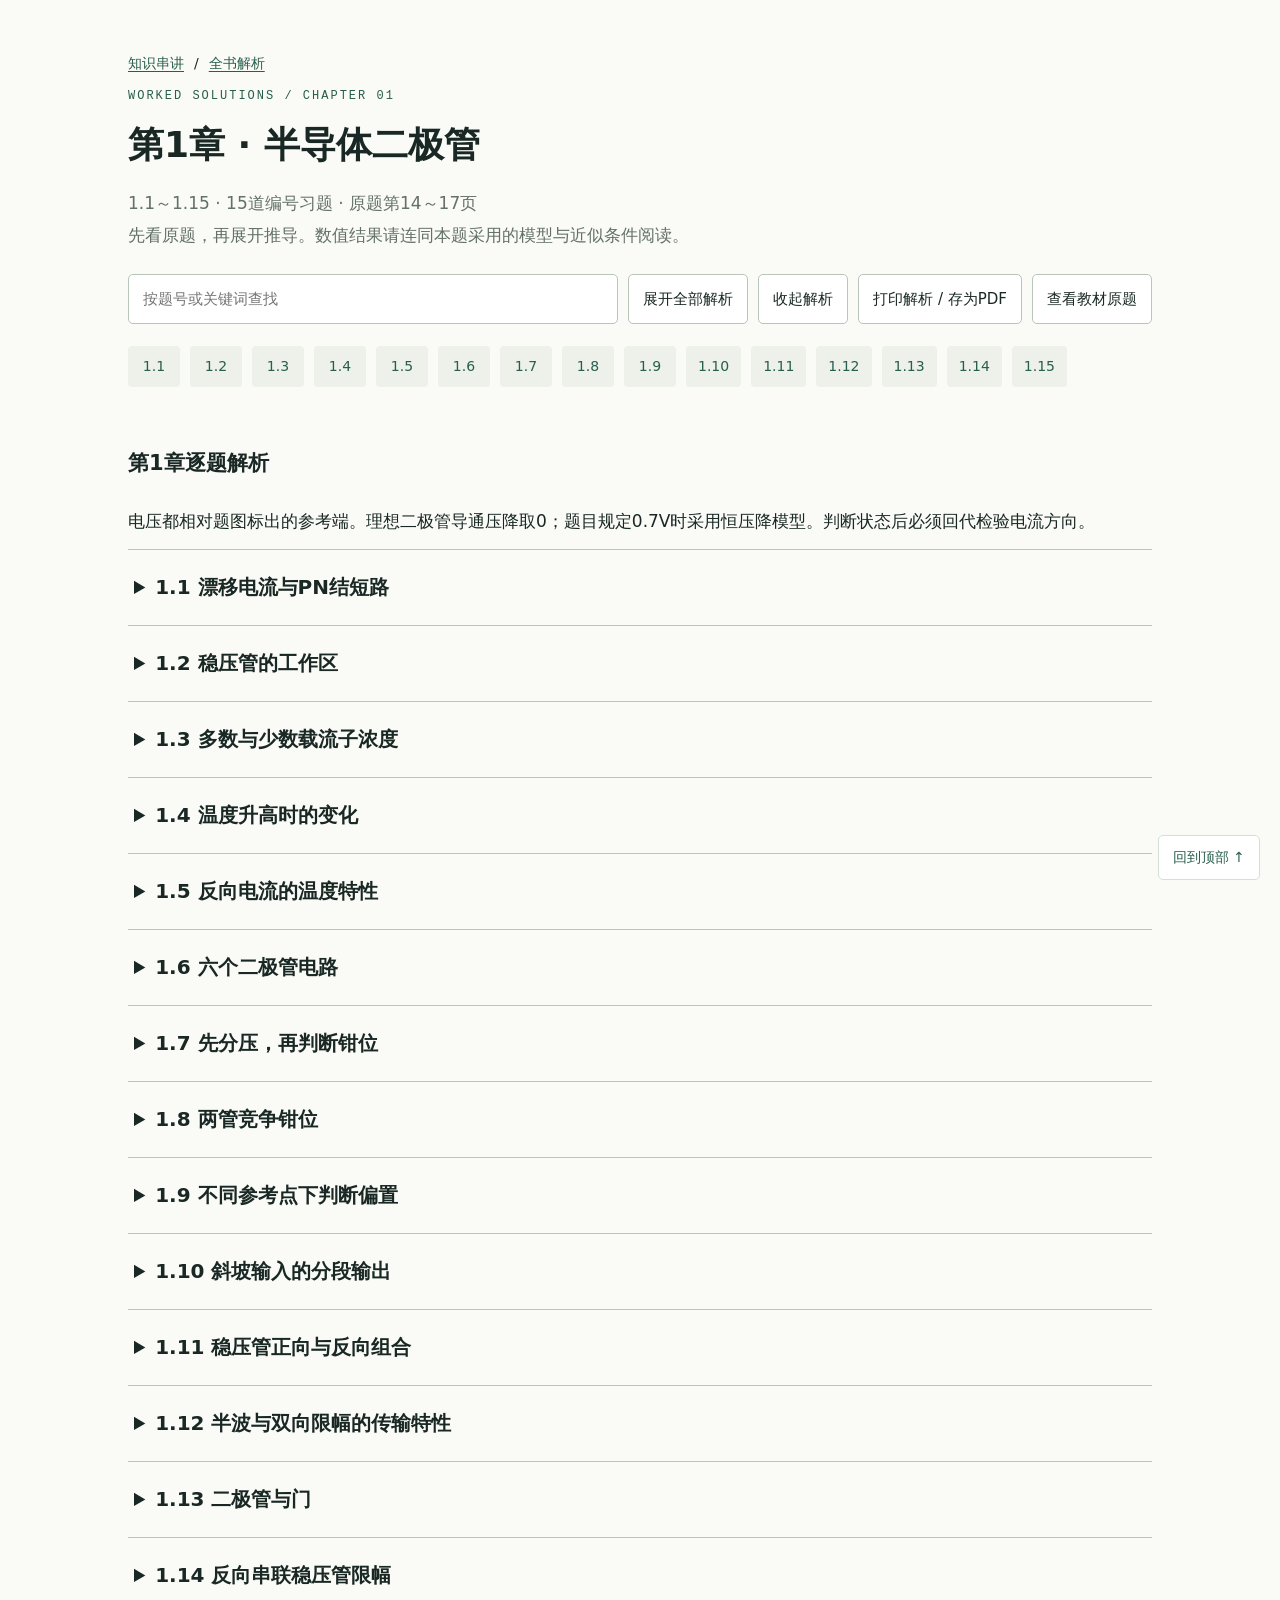
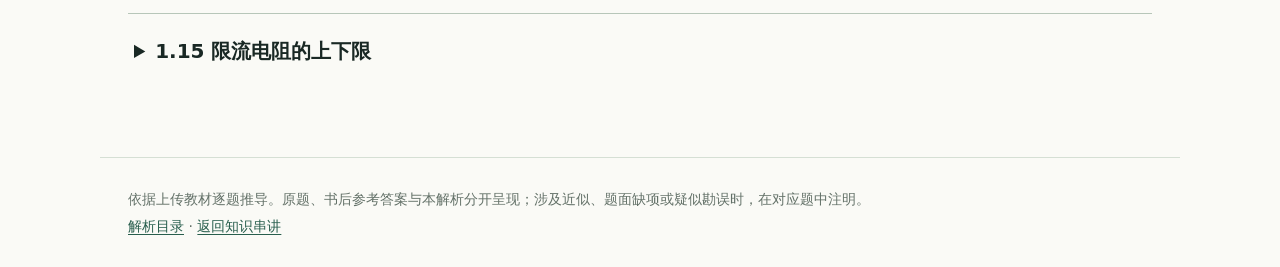
<file: solutions-1.html>
<!doctype html><html lang="zh-CN"><head><meta charset="UTF-8"><meta name="viewport" content="width=device-width,initial-scale=1"><title>第1章习题解析 · 模电学习手册</title><link rel="stylesheet" href="solutions.css"><script defer src="solutions.js"></script></head><body id="top"><header><div class="crumbs"><a href="index.html">知识串讲</a><span>/</span><a href="solutions.html">全书解析</a></div><p class="eyebrow">WORKED SOLUTIONS / CHAPTER 01</p><h1>第1章 · 半导体二极管</h1><p class="intro">1.1～1.15 · 15道编号习题 · 原题第14～17页<br>先看原题，再展开推导。数值结果请连同本题采用的模型与近似条件阅读。</p><div class="actions"><input type="search" data-search aria-label="查找解析" placeholder="按题号或关键词查找"><button data-expand>展开全部解析</button><button data-collapse>收起解析</button><button data-print>打印解析 / 存为PDF</button><button class="original-trigger" data-original>查看教材原题</button></div><nav class="question-nav" aria-label="本章题号"><a href="#solution-1-1">1.1</a><a href="#solution-1-2">1.2</a><a href="#solution-1-3">1.3</a><a href="#solution-1-4">1.4</a><a href="#solution-1-5">1.5</a><a href="#solution-1-6">1.6</a><a href="#solution-1-7">1.7</a><a href="#solution-1-8">1.8</a><a href="#solution-1-9">1.9</a><a href="#solution-1-10">1.10</a><a href="#solution-1-11">1.11</a><a href="#solution-1-12">1.12</a><a href="#solution-1-13">1.13</a><a href="#solution-1-14">1.14</a><a href="#solution-1-15">1.15</a></nav></header><main><p id="nothing" hidden>没有匹配的解析，请换一个题号或关键词。</p><section data-solution-chapter="1"><h3>第1章逐题解析</h3><p>电压都相对题图标出的参考端。理想二极管导通压降取0；题目规定0.7V时采用恒压降模型。判断状态后必须回代检验电流方向。</p>
<details class="solution" id="solution-1-1"><summary>1.1 漂移电流与PN结短路</summary><div><p class="source">原题：<a href="pages/p14.jpg" target="_blank" rel="noopener">教材14页</a></p><details class="question-original"><summary>展开原题与电路图</summary><p class="muted">以下为原题所在整页，包含同页其他题；在图框内滚动查看，点击可放大。</p><div class="question-page-scroll" tabindex="0" role="region" aria-label="原题图页，可滚动"><figure><a href="pages/p14.jpg" aria-label="放大教材第14页"><img src="pages/p14.jpg" loading="lazy" decoding="async" alt="教材第14页：本题原题与电路图所在页，含同页其他题"></a><figcaption>教材第14页 · 点击放大</figcaption></figure></div></details><p>（1）√。PN结内电场使两侧少数载流子作漂移运动，形成漂移电流。</p><p>（2）×。热平衡时扩散电流与漂移电流大小相等、方向相反，净电流为零。内建电势不是可以向外持续供能的电源；把两端短接，不能由它得到持续电流。</p></div></details>
<details class="solution" id="solution-1-2"><summary>1.2 稳压管的工作区</summary><div><p class="source">原题：<a href="pages/p14.jpg" target="_blank" rel="noopener">教材14页</a></p><details class="question-original"><summary>展开原题与电路图</summary><p class="muted">以下为原题所在整页，包含同页其他题；在图框内滚动查看，点击可放大。</p><div class="question-page-scroll" tabindex="0" role="region" aria-label="原题图页，可滚动"><figure><a href="pages/p14.jpg" aria-label="放大教材第14页"><img src="pages/p14.jpg" loading="lazy" decoding="async" alt="教材第14页：本题原题与电路图所在页，含同页其他题"></a><figcaption>教材第14页 · 点击放大</figcaption></figure></div></details><p>（1）√。稳压应用利用反向击穿区“电流变化较大、电压变化较小”的特性，并须用电阻限制电流。</p><p>（2）×。稳压管也能正向导通，正向特性近似普通二极管；只是这时不利用其标称反向稳定电压稳压。</p></div></details>
<details class="solution" id="solution-1-3"><summary>1.3 多数与少数载流子浓度</summary><div><p class="source">原题：<a href="pages/p14.jpg" target="_blank" rel="noopener">教材14页</a></p><details class="question-original"><summary>展开原题与电路图</summary><p class="muted">以下为原题所在整页，包含同页其他题；在图框内滚动查看，点击可放大。</p><div class="question-page-scroll" tabindex="0" role="region" aria-label="原题图页，可滚动"><figure><a href="pages/p14.jpg" aria-label="放大教材第14页"><img src="pages/p14.jpg" loading="lazy" decoding="async" alt="教材第14页：本题原题与电路图所在页，含同页其他题"></a><figcaption>教材第14页 · 点击放大</figcaption></figure></div></details><p>依次填 <strong>c、a</strong>。常温、正常掺杂工作范围内，多数载流子主要由掺杂产生，浓度取决于杂质浓度；少数载流子主要由热激发产生，对温度敏感。</p></div></details>
<details class="solution" id="solution-1-4"><summary>1.4 温度升高时的变化</summary><div><p class="source">原题：<a href="pages/p14.jpg" target="_blank" rel="noopener">教材14页</a></p><details class="question-original"><summary>展开原题与电路图</summary><p class="muted">以下为原题所在整页，包含同页其他题；在图框内滚动查看，点击可放大。</p><div class="question-page-scroll" tabindex="0" role="region" aria-label="原题图页，可滚动"><figure><a href="pages/p14.jpg" aria-label="放大教材第14页"><img src="pages/p14.jpg" loading="lazy" decoding="async" alt="教材第14页：本题原题与电路图所在页，含同页其他题"></a><figcaption>教材第14页 · 点击放大</figcaption></figure></div></details><p>依次填 <strong>a、c</strong>：少数载流子浓度明显增大，多数载流子浓度变化较小。这是通常杂质半导体工作温区的结论；不能无限外推到极高温度、本征激发占主导的情况。</p></div></details>
<details class="solution" id="solution-1-5"><summary>1.5 反向电流的温度特性</summary><div><p class="source">原题：<a href="pages/p14.jpg" target="_blank" rel="noopener">教材14页</a></p><details class="question-original"><summary>展开原题与电路图</summary><p class="muted">以下为原题所在整页，包含同页其他题；在图框内滚动查看，点击可放大。</p><div class="question-page-scroll" tabindex="0" role="region" aria-label="原题图页，可滚动"><figure><a href="pages/p14.jpg" aria-label="放大教材第14页"><img src="pages/p14.jpg" loading="lazy" decoding="async" alt="教材第14页：本题原题与电路图所在页，含同页其他题"></a><figcaption>教材第14页 · 点击放大</figcaption></figure></div></details><p>填 <strong>a：增大</strong>。反向电流主要与少数载流子有关，温度升高使热激发增强、少数载流子增多，所以在相同反向电压下反向电流增大。</p></div></details>
<details class="solution" id="solution-1-6"><summary>1.6 六个二极管电路</summary><div><p class="source">原题：<a href="pages/p15.jpg" target="_blank" rel="noopener">教材15页</a></p><details class="question-original"><summary>展开原题与电路图</summary><p class="muted">以下为原题所在整页，包含同页其他题；在图框内滚动查看，点击可放大。</p><div class="question-page-scroll" tabindex="0" role="region" aria-label="原题图页，可滚动"><figure><a href="pages/p15.jpg" aria-label="放大教材第15页"><img src="pages/p15.jpg" loading="lazy" decoding="async" alt="教材第15页：本题原题与电路图所在页，含同页其他题"></a><figcaption>教材第15页 · 点击放大</figcaption></figure></div></details><p>先将二极管断开求阳极A、阴极K电位。若V<sub>A</sub>−V<sub>K</sub>足以达到0.7V，再按导通重算。电池长线为正端，图中两只“2V”电池不一定同极性。</p><table><tr><th>图</th><th>判断与计算</th><th>结果</th></tr><tr><td>a</td><td>阳极接+2V，导通后阴极即输出。</td><td>D导通，U<sub>O1</sub>=2−0.7=1.3V</td></tr><tr><td>b</td><td>阴极接+2V，阳极由R接0V，反偏。</td><td>D截止，U<sub>O2</sub>=0V</td></tr><tr><td>c</td><td>阴极接−2V，阳极为输出，R把输出拉向+2V，因此导通。</td><td>U<sub>O3</sub>=−2+0.7=−1.3V</td></tr><tr><td>d</td><td>阳极接−2V，输出接阴极并被R拉向+2V，反偏。</td><td>D截止，U<sub>O4</sub>=+2V</td></tr><tr><td>e</td><td>阳极接+2V，阴极为输出，R把输出拉向−2V，因此导通。</td><td>U<sub>O5</sub>=2−0.7=1.3V</td></tr><tr><td>f</td><td>阴极接+2V，阳极为输出并由R接−2V，反偏。</td><td>D截止，U<sub>O6</sub>=−2V</td></tr></table></div></details>
<details class="solution" id="solution-1-7"><summary>1.7 先分压，再判断钳位</summary><div><p class="source">原题：<a href="pages/p15.jpg" target="_blank" rel="noopener">教材15页</a></p><details class="question-original"><summary>展开原题与电路图</summary><p class="muted">以下为原题所在整页，包含同页其他题；在图框内滚动查看，点击可放大。</p><div class="question-page-scroll" tabindex="0" role="region" aria-label="原题图页，可滚动"><figure><a href="pages/p15.jpg" aria-label="放大教材第15页"><img src="pages/p15.jpg" loading="lazy" decoding="async" alt="教材第15页：本题原题与电路图所在页，含同页其他题"></a><figcaption>教材第15页 · 点击放大</figcaption></figure></div></details><div class="solution-visual"><h4>看图分析</h4><figure class="solution-added-figure"><svg xmlns="http://www.w3.org/2000/svg" viewbox="0 0 850 370" role="img" aria-label="解析图1.7-A　截止等效图：二极管支路开路"><rect width="100%" height="100%" fill="white" stroke="none"></rect><text x="425" y="30" fill="#284f49" stroke="none" font-family="Arial,Microsoft YaHei,sans-serif" font-size="22" text-anchor="middle">1.7(a)：先断开D，再算分压</text><text x="85" y="85" fill="#284f49" stroke="none" font-family="Arial,Microsoft YaHei,sans-serif" font-size="18" text-anchor="middle">+5 V</text><path d="M85,105 L191.5,105" fill="none" stroke="#284f49" stroke-width="2.3"></path><rect x="191.5" y="96" width="52" height="18" fill="white" stroke="#284f49" stroke-width="2.3"></rect><path d="M243.5,105 L350,105" fill="none" stroke="#284f49" stroke-width="2.3"></path><text x="217.5" y="86" fill="#284f49" stroke="none" font-family="Arial,Microsoft YaHei,sans-serif" font-size="18" text-anchor="middle">10 kΩ</text><path d="M350,105 L620,105" fill="none" stroke="#284f49" stroke-width="2.3"></path><circle cx="350" cy="105" r="4" fill="#284f49" stroke="none"></circle><circle cx="620" cy="105" r="4" fill="#284f49" stroke="none"></circle><text x="670" y="110" fill="#284f49" stroke="none" font-family="Arial,Microsoft YaHei,sans-serif" font-size="18" text-anchor="middle">UO</text><path d="M620,105 L620,174.5" fill="none" stroke="#284f49" stroke-width="2.3"></path><rect x="611" y="174.5" width="18" height="46" fill="white" stroke="#284f49" stroke-width="2.3"></rect><path d="M620,220.5 L620,290" fill="none" stroke="#284f49" stroke-width="2.3"></path><text x="638" y="203.5" fill="#284f49" stroke="none" font-family="Arial,Microsoft YaHei,sans-serif" font-size="17" text-anchor="start">1 kΩ</text><path d="M620,290 L620,300" fill="none" stroke="#284f49" stroke-width="2.3"></path><path d="M605,300 L635,300" fill="none" stroke="#284f49" stroke-width="2.3"></path><path d="M610,306 L630,306" fill="none" stroke="#284f49" stroke-width="2.3"></path><path d="M615,312 L625,312" fill="none" stroke="#284f49" stroke-width="2.3"></path><path d="M350,105 L350,155" fill="none" stroke="#284f49" stroke-width="2.3"></path><path d="M350,155 L350,187" fill="none" stroke="#284f49" stroke-width="2.3"></path><path d="M350,213 L350,245" fill="none" stroke="#284f49" stroke-width="2.3"></path><circle cx="350" cy="187" r="3" fill="white" stroke="#284f49"></circle><circle cx="350" cy="213" r="3" fill="white" stroke="#284f49"></circle><text x="367" y="205" fill="#284f49" stroke="none" font-family="Arial,Microsoft YaHei,sans-serif" font-size="17" text-anchor="start">D截止，ID=0</text><path d="M350,245 L350,290" fill="none" stroke="#284f49" stroke-width="2.3"></path><path d="M350,290 L350,300" fill="none" stroke="#284f49" stroke-width="2.3"></path><path d="M335,300 L365,300" fill="none" stroke="#284f49" stroke-width="2.3"></path><path d="M340,306 L360,306" fill="none" stroke="#284f49" stroke-width="2.3"></path><path d="M345,312 L355,312" fill="none" stroke="#284f49" stroke-width="2.3"></path><text x="425" y="350" fill="#284f49" stroke="none" font-family="Arial,Microsoft YaHei,sans-serif" font-size="20" text-anchor="middle">UO=5×1/(10+1)=0.4545 V ＜ 0.7 V</text></svg><figcaption>解析图1.7-A　截止等效图：二极管支路开路</figcaption></figure><p>输出不是直接接5V，而是10kΩ与1kΩ的分压点。开路后算得二极管正向电压只有0.4545V，小于题设0.7V，截止假设成立。</p></div><div class="solution-visual"><h4>看图分析</h4><figure class="solution-added-figure"><svg xmlns="http://www.w3.org/2000/svg" viewbox="0 0 850 370" role="img" aria-label="解析图1.7-B　导通等效图：阳极比阴极高0.7V"><rect width="100%" height="100%" fill="white" stroke="none"></rect><text x="425" y="30" fill="#284f49" stroke="none" font-family="Arial,Microsoft YaHei,sans-serif" font-size="22" text-anchor="middle">1.7(b)：导通管换成0.7 V压降</text><text x="85" y="85" fill="#284f49" stroke="none" font-family="Arial,Microsoft YaHei,sans-serif" font-size="18" text-anchor="middle">+5 V</text><path d="M85,105 L191.5,105" fill="none" stroke="#284f49" stroke-width="2.3"></path><rect x="191.5" y="96" width="52" height="18" fill="white" stroke="#284f49" stroke-width="2.3"></rect><path d="M243.5,105 L350,105" fill="none" stroke="#284f49" stroke-width="2.3"></path><text x="217.5" y="86" fill="#284f49" stroke="none" font-family="Arial,Microsoft YaHei,sans-serif" font-size="18" text-anchor="middle">10 kΩ</text><path d="M350,105 L620,105" fill="none" stroke="#284f49" stroke-width="2.3"></path><circle cx="350" cy="105" r="4" fill="#284f49" stroke="none"></circle><circle cx="620" cy="105" r="4" fill="#284f49" stroke="none"></circle><text x="700" y="110" fill="#284f49" stroke="none" font-family="Arial,Microsoft YaHei,sans-serif" font-size="18" text-anchor="middle">UO=−2.3 V</text><path d="M620,105 L620,174.5" fill="none" stroke="#284f49" stroke-width="2.3"></path><rect x="611" y="174.5" width="18" height="46" fill="white" stroke="#284f49" stroke-width="2.3"></rect><path d="M620,220.5 L620,290" fill="none" stroke="#284f49" stroke-width="2.3"></path><text x="638" y="203.5" fill="#284f49" stroke="none" font-family="Arial,Microsoft YaHei,sans-serif" font-size="17" text-anchor="start">1 kΩ</text><path d="M620,290 L620,300" fill="none" stroke="#284f49" stroke-width="2.3"></path><path d="M605,300 L635,300" fill="none" stroke="#284f49" stroke-width="2.3"></path><path d="M610,306 L630,306" fill="none" stroke="#284f49" stroke-width="2.3"></path><path d="M615,312 L625,312" fill="none" stroke="#284f49" stroke-width="2.3"></path><path d="M350,105 L350,150" fill="none" stroke="#284f49" stroke-width="2.3"></path><circle cx="350" cy="175" r="25" fill="white" stroke="#284f49" stroke-width="2.3"></circle><text x="350" y="170" fill="#284f49" stroke="none" font-family="Arial,Microsoft YaHei,sans-serif" font-size="19" text-anchor="middle">+</text><text x="350" y="191" fill="#284f49" stroke="none" font-family="Arial,Microsoft YaHei,sans-serif" font-size="19" text-anchor="middle">−</text><text x="388" y="181" fill="#284f49" stroke="none" font-family="Arial,Microsoft YaHei,sans-serif" font-size="18" text-anchor="start">UD=0.7 V</text><path d="M350,200 L350,265" fill="none" stroke="#284f49" stroke-width="2.3"></path><text x="350" y="292" fill="#284f49" stroke="none" font-family="Arial,Microsoft YaHei,sans-serif" font-size="18" text-anchor="middle">阴极节点：−3 V</text><text x="425" y="345" fill="#284f49" stroke="none" font-family="Arial,Microsoft YaHei,sans-serif" font-size="20" text-anchor="middle">ID=0.73−(−2.30)=3.03 mA ＞ 0</text></svg><figcaption>解析图1.7-B　导通等效图：阳极比阴极高0.7V</figcaption></figure><p>图中圆形源是二极管恒压降模型，不是另加的电池。原图3V电池的正端接地，故阴极节点为−3V；导通后二极管阳极及输出为−2.3V。1kΩ支路实际电流从地流向输出，故二极管电流大于10kΩ支路电流。</p></div><p>（a）先假设D截止，输出由10kΩ与1kΩ分压：</p><div class="formula">U<sub>O</sub>=5×1/(10+1)=0.4545V&lt;0.7V。</div><p>截止假设成立，故D截止，U<sub>O</sub>≈0.45V；不能一看到正向电源就写0.7V。</p><p>（b）3V电池的正端在下方，二极管阴极为−3V。若截止，输出仍为0.4545V，正向压差3.4545V，故必导通：</p><div class="formula">U<sub>O</sub>=−3+0.7=−2.3V。<br>I<sub>10k</sub>=(5+2.3)/10k=0.73mA；I<sub>1k</sub>=−2.3/1k=−2.3mA。<br>I<sub>D</sub>=0.73−(−2.3)=3.03mA&gt;0。</div><p>导通电流方向正确，结论成立。</p></div></details>
<details class="solution" id="solution-1-8"><summary>1.8 两管竞争钳位</summary><div><p class="source">原题：<a href="pages/p15.jpg" target="_blank" rel="noopener">教材15页</a></p><details class="question-original"><summary>展开原题与电路图</summary><p class="muted">以下为原题所在整页，包含同页其他题；在图框内滚动查看，点击可放大。</p><div class="question-page-scroll" tabindex="0" role="region" aria-label="原题图页，可滚动"><figure><a href="pages/p15.jpg" aria-label="放大教材第15页"><img src="pages/p15.jpg" loading="lazy" decoding="async" alt="教材第15页：本题原题与电路图所在页，含同页其他题"></a><figcaption>教材第15页 · 点击放大</figcaption></figure></div></details><div class="solution-visual"><h4>看图分析</h4><figure class="solution-added-figure"><svg xmlns="http://www.w3.org/2000/svg" viewbox="0 0 850 370" role="img" aria-label="解析图1.8　理想管状态与电位：导通管将A接到−6V"><rect width="100%" height="100%" fill="white" stroke="none"></rect><text x="425" y="30" fill="#284f49" stroke="none" font-family="Arial,Microsoft YaHei,sans-serif" font-size="22" text-anchor="middle">1.8：按D2导通、D1截止画等效图</text><text x="100" y="90" fill="#284f49" stroke="none" font-family="Arial,Microsoft YaHei,sans-serif" font-size="18" text-anchor="middle">+12 V</text><path d="M100,110 L199.0,110" fill="none" stroke="#284f49" stroke-width="2.3"></path><rect x="199.0" y="101" width="52" height="18" fill="white" stroke="#284f49" stroke-width="2.3"></rect><path d="M251.0,110 L350,110" fill="none" stroke="#284f49" stroke-width="2.3"></path><text x="225.0" y="91" fill="#284f49" stroke="none" font-family="Arial,Microsoft YaHei,sans-serif" font-size="18" text-anchor="middle">3 kΩ</text><path d="M350,110 L650,110" fill="none" stroke="#284f49" stroke-width="2.3"></path><circle cx="350" cy="110" r="4" fill="#284f49" stroke="none"></circle><text x="600" y="88" fill="#284f49" stroke="none" font-family="Arial,Microsoft YaHei,sans-serif" font-size="18" text-anchor="middle">A：−6 V</text><path d="M350,110 L350,155" fill="none" stroke="#284f49" stroke-width="2.3"></path><path d="M350,155 L350,187" fill="none" stroke="#284f49" stroke-width="2.3"></path><path d="M350,213 L350,245" fill="none" stroke="#284f49" stroke-width="2.3"></path><circle cx="350" cy="187" r="3" fill="white" stroke="#284f49"></circle><circle cx="350" cy="213" r="3" fill="white" stroke="#284f49"></circle><text x="367" y="205" fill="#284f49" stroke="none" font-family="Arial,Microsoft YaHei,sans-serif" font-size="17" text-anchor="start">D1开路</text><path d="M350,245 L350,290" fill="none" stroke="#284f49" stroke-width="2.3"></path><path d="M350,290 L350,300" fill="none" stroke="#284f49" stroke-width="2.3"></path><path d="M335,300 L365,300" fill="none" stroke="#284f49" stroke-width="2.3"></path><path d="M340,306 L360,306" fill="none" stroke="#284f49" stroke-width="2.3"></path><path d="M345,312 L355,312" fill="none" stroke="#284f49" stroke-width="2.3"></path><path d="M650,110 L650,290" fill="none" stroke="#284f49" stroke-width="2.3"></path><text x="650" y="315" fill="#284f49" stroke="none" font-family="Arial,Microsoft YaHei,sans-serif" font-size="18" text-anchor="middle">D2短路接到−6 V</text><text x="425" y="355" fill="#284f49" stroke="none" font-family="Arial,Microsoft YaHei,sans-serif" font-size="19" text-anchor="middle">D1：VA−VK=−6 V ＜ 0；I D2=(12+6)/3k=6 mA</text></svg><figcaption>解析图1.8　理想管状态与电位：导通管将A接到−6V</figcaption></figure><p>这里以O为0V，D1阴极为0V，D2阴极为−6V。理想D2导通后两端等电位，使A为−6V；D1因阳极低于阴极而截止，不能把A误钳到0V。</p></div><p>以O为0V。D₁阴极接0V；6V电池正端接O，因此D₂阴极为−6V。两管阳极都接A，3kΩ电阻把A拉向+12V。</p><p>D₂先把A钳位到−6V。此时D₁的阳极−6V低于阴极0V，D₁截止。</p><div class="formula">D₂导通，D₁截止；U<sub>AO</sub>=−6V。<br>I<sub>D2</sub>=[12−(−6)]/3k=6mA&gt;0。</div></div></details>
<details class="solution" id="solution-1-9"><summary>1.9 不同参考点下判断偏置</summary><div><p class="source">原题：<a href="pages/p15.jpg" target="_blank" rel="noopener">教材15页</a></p><details class="question-original"><summary>展开原题与电路图</summary><p class="muted">以下为原题所在整页，包含同页其他题；在图框内滚动查看，点击可放大。</p><div class="question-page-scroll" tabindex="0" role="region" aria-label="原题图页，可滚动"><figure><a href="pages/p15.jpg" aria-label="放大教材第15页"><img src="pages/p15.jpg" loading="lazy" decoding="async" alt="教材第15页：本题原题与电路图所在页，含同页其他题"></a><figcaption>教材第15页 · 点击放大</figcaption></figure></div></details><p>先断开D。25kΩ与5kΩ的中点M电位为 V<sub>M</sub>=15×5/(25+5)=2.5V。左侧18kΩ、2kΩ跨接20V电源，所以 V<sub>M</sub>−V<sub>B</sub>=20×2/(18+2)=2V，即V<sub>B</sub>=0.5V。</p><div class="formula">V<sub>A</sub>=15×10/(140+10)=1V；<br>V<sub>A</sub>−V<sub>B</sub>=0.5V&gt;0。</div><p>D的阳极在A、阴极在B，因此它受到<strong>正向偏置</strong>。本题未规定导通压降，按教材此题采用的理想开关判断，结论为“导通”。</p><p class="warn-tip">模型区别：若额外规定硅管恒压降为0.7V，则开路正向电压0.5V不足，那个模型下应判截止。不能一边采用0.7V门槛，一边沿用本题理想模型的“导通”结论；真实器件的电流还取决于其伏安特性。</p></div></details>
<details class="solution" id="solution-1-10"><summary>1.10 斜坡输入的分段输出</summary><div><p class="source">原题：<a href="pages/p15.jpg" target="_blank" rel="noopener">教材15页</a>、<a href="pages/p16.jpg" target="_blank" rel="noopener">教材16页</a></p><details class="question-original"><summary>展开原题与电路图</summary><p class="muted">以下为原题所在整页，包含同页其他题；在图框内滚动查看，点击可放大。</p><div class="question-page-scroll" tabindex="0" role="region" aria-label="原题图页，可滚动"><figure><a href="pages/p15.jpg" aria-label="放大教材第15页"><img src="pages/p15.jpg" loading="lazy" decoding="async" alt="教材第15页：本题原题与电路图所在页，含同页其他题"></a><figcaption>教材第15页 · 点击放大</figcaption></figure><figure><a href="pages/p16.jpg" aria-label="放大教材第16页"><img src="pages/p16.jpg" loading="lazy" decoding="async" alt="教材第16页：本题原题与电路图所在页，含同页其他题"></a><figcaption>教材第16页 · 点击放大</figcaption></figure></div></details><p>输入在0～5ms内为u<sub>i</sub>=2t V（这里t的数值单位为ms）。D阳极接输入侧，阴极接输出；D截止时右侧200Ω无电流，输出等于+6V。</p><p>① 0≤t≤3ms，u<sub>i</sub>≤6V，D截止，u<sub>o</sub>=6V。② 3≤t≤5ms，D导通，两只200Ω串联在u<sub>i</sub>与6V之间。</p><div class="formula">(u<sub>i</sub>−u<sub>o</sub>)/200=(u<sub>o</sub>−6)/200<br>⇒u<sub>o</sub>=(u<sub>i</sub>+6)/2=t+3 V。</div><p>输出依次经过(0ms,6V)、(3ms,6V)、(5ms,8V)。3ms处两段连续；题目未给5ms以后输入，不能擅自延伸波形。</p><figure><svg viewbox="0 0 660 265" role="img" aria-label="1.10 输出波形：横轴t/ms，纵轴uo/V"><title>1.10 输出波形：横轴t/ms，纵轴uo/V</title><path d="M68 218H620 M68 218V35" fill="none" stroke="#687970" stroke-width="1"></path><path d="M68.0 214V222" stroke="#687970"></path><text x="68.0" y="242" text-anchor="middle" style="font-size:14px">0</text><path d="M399.2 214V222" stroke="#687970"></path><text x="399.2" y="242" text-anchor="middle" style="font-size:14px">3</text><path d="M620.0 214V222" stroke="#687970"></path><text x="620.0" y="242" text-anchor="middle" style="font-size:14px">5</text><text x="58" y="223.0" text-anchor="end" style="font-size:14px">0</text><text x="58" y="101.0" text-anchor="end" style="font-size:14px">6</text><text x="58" y="60.33333333333334" text-anchor="end" style="font-size:14px">8</text><polyline points="68.00,96.00 399.20,96.00 620.00,55.33" fill="none" stroke="#285e4d" stroke-width="3"></polyline></svg><figcaption>1.10 输出波形：横轴t/ms，纵轴uo/V</figcaption></figure></div></details>
<details class="solution" id="solution-1-11"><summary>1.11 稳压管正向与反向组合</summary><div><p class="source">原题：<a href="pages/p16.jpg" target="_blank" rel="noopener">教材16页</a></p><details class="question-original"><summary>展开原题与电路图</summary><p class="muted">以下为原题所在整页，包含同页其他题；在图框内滚动查看，点击可放大。</p><div class="question-page-scroll" tabindex="0" role="region" aria-label="原题图页，可滚动"><figure><a href="pages/p16.jpg" aria-label="放大教材第16页"><img src="pages/p16.jpg" loading="lazy" decoding="async" alt="教材第16页：本题原题与电路图所在页，含同页其他题"></a><figcaption>教材第16页 · 点击放大</figcaption></figure></div></details><div class="solution-visual"><h4>看图分析</h4><figure class="solution-added-figure"><svg xmlns="http://www.w3.org/2000/svg" viewbox="0 0 850 390" role="img" aria-label="解析图1.11　(c)图的恒压降等效电路"><rect width="100%" height="100%" fill="white" stroke="none"></rect><text x="425" y="30" fill="#284f49" stroke="none" font-family="Arial,Microsoft YaHei,sans-serif" font-size="22" text-anchor="middle">1.11(c)：两个实际压降相加</text><text x="95" y="85" fill="#284f49" stroke="none" font-family="Arial,Microsoft YaHei,sans-serif" font-size="18" text-anchor="middle">+25 V</text><path d="M95,110 L246.5,110" fill="none" stroke="#284f49" stroke-width="2.3"></path><rect x="246.5" y="101" width="52" height="18" fill="white" stroke="#284f49" stroke-width="2.3"></rect><path d="M298.5,110 L450,110" fill="none" stroke="#284f49" stroke-width="2.3"></path><text x="272.5" y="91" fill="#284f49" stroke="none" font-family="Arial,Microsoft YaHei,sans-serif" font-size="18" text-anchor="middle">1 kΩ</text><path d="M450,110 L650,110" fill="none" stroke="#284f49" stroke-width="2.3"></path><text x="700" y="115" fill="#284f49" stroke="none" font-family="Arial,Microsoft YaHei,sans-serif" font-size="18" text-anchor="middle">UO=5.7 V</text><path d="M450,110 L450,135" fill="none" stroke="#284f49" stroke-width="2.3"></path><circle cx="450" cy="160" r="25" fill="white" stroke="#284f49" stroke-width="2.3"></circle><text x="450" y="155" fill="#284f49" stroke="none" font-family="Arial,Microsoft YaHei,sans-serif" font-size="19" text-anchor="middle">+</text><text x="450" y="176" fill="#284f49" stroke="none" font-family="Arial,Microsoft YaHei,sans-serif" font-size="19" text-anchor="middle">−</text><text x="488" y="166" fill="#284f49" stroke="none" font-family="Arial,Microsoft YaHei,sans-serif" font-size="18" text-anchor="start">DZ2正向：0.7 V</text><path d="M450,185 L450,225" fill="none" stroke="#284f49" stroke-width="2.3"></path><circle cx="450" cy="250" r="25" fill="white" stroke="#284f49" stroke-width="2.3"></circle><text x="450" y="245" fill="#284f49" stroke="none" font-family="Arial,Microsoft YaHei,sans-serif" font-size="19" text-anchor="middle">+</text><text x="450" y="266" fill="#284f49" stroke="none" font-family="Arial,Microsoft YaHei,sans-serif" font-size="19" text-anchor="middle">−</text><text x="488" y="256" fill="#284f49" stroke="none" font-family="Arial,Microsoft YaHei,sans-serif" font-size="18" text-anchor="start">DZ1反向：5 V</text><path d="M450,275 L450,300" fill="none" stroke="#284f49" stroke-width="2.3"></path><path d="M450,300 L450,310" fill="none" stroke="#284f49" stroke-width="2.3"></path><path d="M435,310 L465,310" fill="none" stroke="#284f49" stroke-width="2.3"></path><path d="M440,316 L460,316" fill="none" stroke="#284f49" stroke-width="2.3"></path><path d="M445,322 L455,322" fill="none" stroke="#284f49" stroke-width="2.3"></path><text x="425" y="360" fill="#284f49" stroke="none" font-family="Arial,Microsoft YaHei,sans-serif" font-size="20" text-anchor="middle">I=(25−5.7)/1k=19.3 mA；并非10.7 V</text></svg><figcaption>解析图1.11　(c)图的恒压降等效电路</figcaption></figure><p>原图上管标DZ2，下管标DZ1。电流向下时，上管正向导通贡献0.7V，下管反向击穿贡献5V；两个等效电压源都按“上正下负”表示沿电流方向的压降。</p></div><p>稳压管反向击穿分别取U<sub>Z1</sub>=5V、U<sub>Z2</sub>=10V，正向均取0.7V。忽略稳压管动态电阻，题中未给最小稳定电流与最大额定功率，以下按理想稳压模型计算。</p><table><tr><th>图</th><th>工作状态</th><th>输出与支路电流</th></tr><tr><td>a</td><td>两管均反向击穿</td><td>U<sub>O</sub>=5+10=15V；I=(25−15)/1k=10mA</td></tr><tr><td>b</td><td>两管均正向导通</td><td>U<sub>O</sub>=0.7+0.7=1.4V；I=23.6mA</td></tr><tr><td>c</td><td>按图的标号：上管DZ₂正向、下管DZ₁反向击穿</td><td>U<sub>O</sub>=0.7+5=5.7V；I=19.3mA</td></tr><tr><td>d</td><td>DZ₁正向先钳位；DZ₂只承受0.7V反压，未击穿</td><td>U<sub>O</sub>=0.7V；I≈24.3mA</td></tr></table><p class="warn-tip">教材差异：书后给(c)为10.7V，但原图上管标DZ₂且为正向，下管标DZ₁且为反向。按题图应为5.7V；只有将两管标号互换，使10V稳压管反向击穿时，才得到10.7V。</p></div></details>
<details class="solution" id="solution-1-12"><summary>1.12 半波与双向限幅的传输特性</summary><div><p class="source">原题：<a href="pages/p16.jpg" target="_blank" rel="noopener">教材16页</a></p><details class="question-original"><summary>展开原题与电路图</summary><p class="muted">以下为原题所在整页，包含同页其他题；在图框内滚动查看，点击可放大。</p><div class="question-page-scroll" tabindex="0" role="region" aria-label="原题图页，可滚动"><figure><a href="pages/p16.jpg" aria-label="放大教材第16页"><img src="pages/p16.jpg" loading="lazy" decoding="async" alt="教材第16页：本题原题与电路图所在页，含同页其他题"></a><figcaption>教材第16页 · 点击放大</figcaption></figure></div></details><p>（a）二极管理想。u<sub>i</sub>&gt;0时导通，输出跟随；u<sub>i</sub>&lt;0时截止，输出经R回到0。</p><div class="formula">u<sub>o</sub>=max(u<sub>i</sub>,0)，转折点(0,0)。<br>u<sub>i</sub>=5sinωt ⇒ u<sub>o</sub>=max(5sinωt,0)，正峰值5V、负半周0V。</div><figure><svg viewbox="0 0 660 265" role="img" aria-label="1.12(a) 传输特性：横轴ui/V，纵轴uo/V"><title>1.12(a) 传输特性：横轴ui/V，纵轴uo/V</title><path d="M68 191.85714285714286H620 M344.0 218V35" fill="none" stroke="#687970" stroke-width="1"></path><path d="M68.0 187.85714285714286V195.85714285714286" stroke="#687970"></path><text x="68.0" y="242" text-anchor="middle" style="font-size:14px">−5</text><path d="M344.0 187.85714285714286V195.85714285714286" stroke="#687970"></path><text x="344.0" y="242" text-anchor="middle" style="font-size:14px">0</text><path d="M620.0 187.85714285714286V195.85714285714286" stroke="#687970"></path><text x="620.0" y="242" text-anchor="middle" style="font-size:14px">5</text><text x="58" y="196.85714285714286" text-anchor="end" style="font-size:14px">0</text><text x="58" y="66.14285714285714" text-anchor="end" style="font-size:14px">5</text><polyline points="68.00,191.86 344.00,191.86 620.00,61.14" fill="none" stroke="#285e4d" stroke-width="3"></polyline></svg><figcaption>1.12(a) 传输特性：横轴ui/V，纵轴uo/V</figcaption></figure><figure><svg viewbox="0 0 660 265" role="img" aria-label="1.12(a) 输出波形：横轴ωt，纵轴uo/V"><title>1.12(a) 输出波形：横轴ωt，纵轴uo/V</title><path d="M68 191.85714285714286H620 M68 218V35" fill="none" stroke="#687970" stroke-width="1"></path><path d="M68.0 187.85714285714286V195.85714285714286" stroke="#687970"></path><text x="68.0" y="242" text-anchor="middle" style="font-size:14px">0</text><path d="M344.0 187.85714285714286V195.85714285714286" stroke="#687970"></path><text x="344.0" y="242" text-anchor="middle" style="font-size:14px">π</text><path d="M620.0 187.85714285714286V195.85714285714286" stroke="#687970"></path><text x="620.0" y="242" text-anchor="middle" style="font-size:14px">2π</text><text x="58" y="196.85714285714286" text-anchor="end" style="font-size:14px">0</text><text x="58" y="66.14285714285714" text-anchor="end" style="font-size:14px">5</text><polyline points="68.00,191.86 70.76,187.75 73.52,183.65 76.28,179.56 79.04,175.47 81.80,171.41 84.56,167.36 87.32,163.34 90.08,159.35 92.84,155.39 95.60,151.46 98.36,147.58 101.12,143.74 103.88,139.94 106.64,136.20 109.40,132.51 112.16,128.89 114.92,125.32 117.68,121.82 120.44,118.38 123.20,115.03 125.96,111.74 128.72,108.54 131.48,105.41 134.24,102.38 137.00,99.43 139.76,96.57 142.52,93.81 145.28,91.14 148.04,88.57 150.80,86.11 153.56,83.75 156.32,81.49 159.08,79.35 161.84,77.31 164.60,75.39 167.36,73.58 170.12,71.89 172.88,70.32 175.64,68.87 178.40,67.54 181.16,66.33 183.92,65.25 186.68,64.29 189.44,63.46 192.20,62.75 194.96,62.17 197.72,61.72 200.48,61.40 203.24,61.21 206.00,61.14 208.76,61.21 211.52,61.40 214.28,61.72 217.04,62.17 219.80,62.75 222.56,63.46 225.32,64.29 228.08,65.25 230.84,66.33 233.60,67.54 236.36,68.87 239.12,70.32 241.88,71.89 244.64,73.58 247.40,75.39 250.16,77.31 252.92,79.35 255.68,81.49 258.44,83.75 261.20,86.11 263.96,88.57 266.72,91.14 269.48,93.81 272.24,96.57 275.00,99.43 277.76,102.38 280.52,105.41 283.28,108.54 286.04,111.74 288.80,115.03 291.56,118.38 294.32,121.82 297.08,125.32 299.84,128.89 302.60,132.51 305.36,136.20 308.12,139.94 310.88,143.74 313.64,147.58 316.40,151.46 319.16,155.39 321.92,159.35 324.68,163.34 327.44,167.36 330.20,171.41 332.96,175.47 335.72,179.56 338.48,183.65 341.24,187.75 344.00,191.86 346.76,191.86 349.52,191.86 352.28,191.86 355.04,191.86 357.80,191.86 360.56,191.86 363.32,191.86 366.08,191.86 368.84,191.86 371.60,191.86 374.36,191.86 377.12,191.86 379.88,191.86 382.64,191.86 385.40,191.86 388.16,191.86 390.92,191.86 393.68,191.86 396.44,191.86 399.20,191.86 401.96,191.86 404.72,191.86 407.48,191.86 410.24,191.86 413.00,191.86 415.76,191.86 418.52,191.86 421.28,191.86 424.04,191.86 426.80,191.86 429.56,191.86 432.32,191.86 435.08,191.86 437.84,191.86 440.60,191.86 443.36,191.86 446.12,191.86 448.88,191.86 451.64,191.86 454.40,191.86 457.16,191.86 459.92,191.86 462.68,191.86 465.44,191.86 468.20,191.86 470.96,191.86 473.72,191.86 476.48,191.86 479.24,191.86 482.00,191.86 484.76,191.86 487.52,191.86 490.28,191.86 493.04,191.86 495.80,191.86 498.56,191.86 501.32,191.86 504.08,191.86 506.84,191.86 509.60,191.86 512.36,191.86 515.12,191.86 517.88,191.86 520.64,191.86 523.40,191.86 526.16,191.86 528.92,191.86 531.68,191.86 534.44,191.86 537.20,191.86 539.96,191.86 542.72,191.86 545.48,191.86 548.24,191.86 551.00,191.86 553.76,191.86 556.52,191.86 559.28,191.86 562.04,191.86 564.80,191.86 567.56,191.86 570.32,191.86 573.08,191.86 575.84,191.86 578.60,191.86 581.36,191.86 584.12,191.86 586.88,191.86 589.64,191.86 592.40,191.86 595.16,191.86 597.92,191.86 600.68,191.86 603.44,191.86 606.20,191.86 608.96,191.86 611.72,191.86 614.48,191.86 617.24,191.86 620.00,191.86" fill="none" stroke="#285e4d" stroke-width="3"></polyline></svg><figcaption>1.12(a) 输出波形：横轴ωt，纵轴uo/V</figcaption></figure><p>（b）D₁的阴极接+3V，限制正峰；D₂的阳极接−3V，限制负峰。在−3V与+3V之间两管截止，R无电流，输出等于输入。</p><div class="formula">u<sub>o</sub>=−3V（u<sub>i</sub>≤−3V）；u<sub>o</sub>=u<sub>i</sub>（−3V≤u<sub>i</sub>≤3V）；u<sub>o</sub>=3V（u<sub>i</sub>≥3V）。<br>转折点(−3V,−3V)、(3V,3V)；正负峰分别+3V、−3V。<br>第一正半周在ωt=arcsin(3/5)≈0.6435与π−0.6435之间削平。</div><figure><svg viewbox="0 0 660 265" role="img" aria-label="1.12(b) 双向限幅传输特性"><title>1.12(b) 双向限幅传输特性</title><path d="M68 126.5H620 M344.0 218V35" fill="none" stroke="#687970" stroke-width="1"></path><path d="M68.0 122.5V130.5" stroke="#687970"></path><text x="68.0" y="242" text-anchor="middle" style="font-size:14px">−5</text><path d="M178.4 122.5V130.5" stroke="#687970"></path><text x="178.4" y="242" text-anchor="middle" style="font-size:14px">−3</text><path d="M344.0 122.5V130.5" stroke="#687970"></path><text x="344.0" y="242" text-anchor="middle" style="font-size:14px">0</text><path d="M509.6 122.5V130.5" stroke="#687970"></path><text x="509.6" y="242" text-anchor="middle" style="font-size:14px">3</text><path d="M620.0 122.5V130.5" stroke="#687970"></path><text x="620.0" y="242" text-anchor="middle" style="font-size:14px">5</text><text x="58" y="200.125" text-anchor="end" style="font-size:14px">−3</text><text x="58" y="131.5" text-anchor="end" style="font-size:14px">0</text><text x="58" y="62.875" text-anchor="end" style="font-size:14px">3</text><polyline points="68.00,195.12 178.40,195.12 509.60,57.88 620.00,57.88" fill="none" stroke="#285e4d" stroke-width="3"></polyline></svg><figcaption>1.12(b) 双向限幅传输特性</figcaption></figure><figure><svg viewbox="0 0 660 265" role="img" aria-label="1.12(b) 输出：正负峰均被限制在3V"><title>1.12(b) 输出：正负峰均被限制在3V</title><path d="M68 126.5H620 M68 218V35" fill="none" stroke="#687970" stroke-width="1"></path><path d="M68.0 122.5V130.5" stroke="#687970"></path><text x="68.0" y="242" text-anchor="middle" style="font-size:14px">0</text><path d="M344.0 122.5V130.5" stroke="#687970"></path><text x="344.0" y="242" text-anchor="middle" style="font-size:14px">π</text><path d="M620.0 122.5V130.5" stroke="#687970"></path><text x="620.0" y="242" text-anchor="middle" style="font-size:14px">2π</text><text x="58" y="200.125" text-anchor="end" style="font-size:14px">−3</text><text x="58" y="131.5" text-anchor="end" style="font-size:14px">0</text><text x="58" y="62.875" text-anchor="end" style="font-size:14px">3</text><polyline points="68.00,126.50 70.76,122.91 73.52,119.32 76.28,115.74 79.04,112.17 81.80,108.61 84.56,105.07 87.32,101.55 90.08,98.06 92.84,94.59 95.60,91.16 98.36,87.76 101.12,84.40 103.88,81.08 106.64,77.80 109.40,74.57 112.16,71.40 114.92,68.28 117.68,65.21 120.44,62.21 123.20,59.27 125.96,57.88 128.72,57.88 131.48,57.88 134.24,57.88 137.00,57.88 139.76,57.88 142.52,57.88 145.28,57.88 148.04,57.88 150.80,57.88 153.56,57.88 156.32,57.88 159.08,57.88 161.84,57.88 164.60,57.88 167.36,57.88 170.12,57.88 172.88,57.88 175.64,57.88 178.40,57.88 181.16,57.88 183.92,57.88 186.68,57.88 189.44,57.88 192.20,57.88 194.96,57.88 197.72,57.88 200.48,57.88 203.24,57.88 206.00,57.88 208.76,57.88 211.52,57.88 214.28,57.88 217.04,57.88 219.80,57.88 222.56,57.88 225.32,57.88 228.08,57.88 230.84,57.88 233.60,57.88 236.36,57.88 239.12,57.88 241.88,57.88 244.64,57.88 247.40,57.88 250.16,57.88 252.92,57.88 255.68,57.88 258.44,57.88 261.20,57.88 263.96,57.88 266.72,57.88 269.48,57.88 272.24,57.88 275.00,57.88 277.76,57.88 280.52,57.88 283.28,57.88 286.04,57.88 288.80,59.27 291.56,62.21 294.32,65.21 297.08,68.28 299.84,71.40 302.60,74.57 305.36,77.80 308.12,81.08 310.88,84.40 313.64,87.76 316.40,91.16 319.16,94.59 321.92,98.06 324.68,101.55 327.44,105.07 330.20,108.61 332.96,112.17 335.72,115.74 338.48,119.32 341.24,122.91 344.00,126.50 346.76,130.09 349.52,133.68 352.28,137.26 355.04,140.83 357.80,144.39 360.56,147.93 363.32,151.45 366.08,154.94 368.84,158.41 371.60,161.84 374.36,165.24 377.12,168.60 379.88,171.92 382.64,175.20 385.40,178.43 388.16,181.60 390.92,184.72 393.68,187.79 396.44,190.79 399.20,193.73 401.96,195.12 404.72,195.12 407.48,195.12 410.24,195.12 413.00,195.12 415.76,195.12 418.52,195.12 421.28,195.12 424.04,195.12 426.80,195.12 429.56,195.12 432.32,195.12 435.08,195.12 437.84,195.12 440.60,195.12 443.36,195.12 446.12,195.12 448.88,195.12 451.64,195.12 454.40,195.12 457.16,195.12 459.92,195.12 462.68,195.12 465.44,195.12 468.20,195.12 470.96,195.12 473.72,195.12 476.48,195.12 479.24,195.12 482.00,195.12 484.76,195.12 487.52,195.12 490.28,195.12 493.04,195.12 495.80,195.12 498.56,195.12 501.32,195.12 504.08,195.12 506.84,195.12 509.60,195.12 512.36,195.12 515.12,195.12 517.88,195.12 520.64,195.12 523.40,195.12 526.16,195.12 528.92,195.12 531.68,195.12 534.44,195.12 537.20,195.12 539.96,195.12 542.72,195.12 545.48,195.12 548.24,195.12 551.00,195.12 553.76,195.12 556.52,195.12 559.28,195.12 562.04,195.12 564.80,193.73 567.56,190.79 570.32,187.79 573.08,184.72 575.84,181.60 578.60,178.43 581.36,175.20 584.12,171.92 586.88,168.60 589.64,165.24 592.40,161.84 595.16,158.41 597.92,154.94 600.68,151.45 603.44,147.93 606.20,144.39 608.96,140.83 611.72,137.26 614.48,133.68 617.24,130.09 620.00,126.50" fill="none" stroke="#285e4d" stroke-width="3"></polyline></svg><figcaption>1.12(b) 输出：正负峰均被限制在3V</figcaption></figure></div></details>
<details class="solution" id="solution-1-13"><summary>1.13 二极管与门</summary><div><p class="source">原题：<a href="pages/p16.jpg" target="_blank" rel="noopener">教材16页</a>、<a href="pages/p17.jpg" target="_blank" rel="noopener">教材17页</a></p><details class="question-original"><summary>展开原题与电路图</summary><p class="muted">以下为原题所在整页，包含同页其他题；在图框内滚动查看，点击可放大。</p><div class="question-page-scroll" tabindex="0" role="region" aria-label="原题图页，可滚动"><figure><a href="pages/p16.jpg" aria-label="放大教材第16页"><img src="pages/p16.jpg" loading="lazy" decoding="async" alt="教材第16页：本题原题与电路图所在页，含同页其他题"></a><figcaption>教材第16页 · 点击放大</figcaption></figure><figure><a href="pages/p17.jpg" aria-label="放大教材第17页"><img src="pages/p17.jpg" loading="lazy" decoding="async" alt="教材第17页：本题原题与电路图所在页，含同页其他题"></a><figcaption>教材第17页 · 点击放大</figcaption></figure></div></details><div class="solution-visual"><h4>看图分析</h4><figure class="solution-added-figure"><svg xmlns="http://www.w3.org/2000/svg" viewbox="0 0 850 440" role="img" aria-label="解析图1.13　上拉电阻与两个钳位支路"><rect width="100%" height="100%" fill="white" stroke="none"></rect><text x="425" y="30" fill="#284f49" stroke="none" font-family="Arial,Microsoft YaHei,sans-serif" font-size="22" text-anchor="middle">1.13：较低的输入把Y钳住（理想二极管）</text><text x="425" y="72" fill="#284f49" stroke="none" font-family="Arial,Microsoft YaHei,sans-serif" font-size="18" text-anchor="middle">+12 V</text><path d="M425,90 L425,117.0" fill="none" stroke="#284f49" stroke-width="2.3"></path><rect x="416" y="117.0" width="18" height="46" fill="white" stroke="#284f49" stroke-width="2.3"></rect><path d="M425,163.0 L425,190" fill="none" stroke="#284f49" stroke-width="2.3"></path><text x="443" y="146.0" fill="#284f49" stroke="none" font-family="Arial,Microsoft YaHei,sans-serif" font-size="17" text-anchor="start">3.9 kΩ</text><path d="M425,190 L425,215" fill="none" stroke="#284f49" stroke-width="2.3"></path><circle cx="425" cy="215" r="4" fill="#284f49" stroke="none"></circle><text x="468" y="203" fill="#284f49" stroke="none" font-family="Arial,Microsoft YaHei,sans-serif" font-size="18" text-anchor="middle">Y</text><path d="M250,215 L600,215" fill="none" stroke="#284f49" stroke-width="2.3"></path><path d="M250,215 L250,245" fill="none" stroke="#284f49" stroke-width="2.3"></path><path d="M250,245 L250,270" fill="none" stroke="#284f49" stroke-width="2.3"></path><path d="M238,270 L262,270 L250,292 Z M235,295 L265,295" fill="white" stroke="#284f49" stroke-width="2.3"></path><path d="M250,295 L250,325" fill="none" stroke="#284f49" stroke-width="2.3"></path><text x="273" y="285" fill="#284f49" stroke="none" font-family="Arial,Microsoft YaHei,sans-serif" font-size="17" text-anchor="start">DA</text><path d="M600,215 L600,245" fill="none" stroke="#284f49" stroke-width="2.3"></path><path d="M600,245 L600,270" fill="none" stroke="#284f49" stroke-width="2.3"></path><path d="M588,270 L612,270 L600,292 Z M585,295 L615,295" fill="white" stroke="#284f49" stroke-width="2.3"></path><path d="M600,295 L600,325" fill="none" stroke="#284f49" stroke-width="2.3"></path><text x="623" y="285" fill="#284f49" stroke="none" font-family="Arial,Microsoft YaHei,sans-serif" font-size="17" text-anchor="start">DB</text><text x="250" y="355" fill="#284f49" stroke="none" font-family="Arial,Microsoft YaHei,sans-serif" font-size="18" text-anchor="middle">输入A</text><text x="600" y="355" fill="#284f49" stroke="none" font-family="Arial,Microsoft YaHei,sans-serif" font-size="18" text-anchor="middle">输入B</text><text x="425" y="405" fill="#284f49" stroke="none" font-family="Arial,Microsoft YaHei,sans-serif" font-size="18" text-anchor="middle">(A,B)=(0,0) → Y=0；(3,0) → Y=0；(3,3) → Y=3 V</text></svg><figcaption>解析图1.13　上拉电阻与两个钳位支路</figcaption></figure><p>两只管的阳极都在Y侧，阴极分别接A、B。当A=3V、B=0V时，DB导通把Y拉到0V，DA反偏；这正是VY=min(VA,VB)的电路依据。两输入相等时，总电流可算，但理想模型不能唯一分配两管电流。</p></div><p>两管阳极共接输出Y，阴极接输入A、B，电阻把Y上拉到+12V。理想管中，较低的输入会先导通并钳位Y，因此V<sub>Y</sub>=min(V<sub>A</sub>,V<sub>B</sub>)。</p><ol><li>V<sub>A</sub>=V<sub>B</sub>=0V：V<sub>Y</sub>=0V，两支路均可导通，总电流12/3.9k≈3.08mA。</li><li>V<sub>A</sub>=3V、V<sub>B</sub>=0V：DB导通、DA反偏，V<sub>Y</sub>=0V。</li><li>V<sub>A</sub>=V<sub>B</sub>=3V：V<sub>Y</sub>=3V，总上拉电流(12−3)/3.9k≈2.31mA。</li></ol><p>两个完全相同理想钳位支路并联时，理想模型不能唯一决定每只管分到多少电流；本题只要求输出电位，不必虚构分流数值。</p></div></details>
<details class="solution" id="solution-1-14"><summary>1.14 反向串联稳压管限幅</summary><div><p class="source">原题：<a href="pages/p17.jpg" target="_blank" rel="noopener">教材17页</a></p><details class="question-original"><summary>展开原题与电路图</summary><p class="muted">以下为原题所在整页，包含同页其他题；在图框内滚动查看，点击可放大。</p><div class="question-page-scroll" tabindex="0" role="region" aria-label="原题图页，可滚动"><figure><a href="pages/p17.jpg" aria-label="放大教材第17页"><img src="pages/p17.jpg" loading="lazy" decoding="async" alt="教材第17页：本题原题与电路图所在页，含同页其他题"></a><figcaption>教材第17页 · 点击放大</figcaption></figure></div></details><p>两管反向串联。正半周足够大时，DZ₁正向、DZ₂反向击穿；负半周足够大时状态对调。硅管按恒压降0.7V计算，故门限是8+0.7=8.7V。</p><div class="formula">u<sub>o</sub>=max[−8.7,min(8.7,15sinωt)] V。<br>正半周开始削顶的位置θ₀=arcsin(8.7/15)≈0.6187rad≈35.45°；在θ₀～π−θ₀内u<sub>o</sub>=8.7V。</div><p>负半周对称削平在−8.7V。若题目另行要求忽略正向压降，才会得到±8V；这里明确保留硅管正向压降。</p><figure><svg viewbox="0 0 660 265" role="img" aria-label="1.14 输出波形：横轴ωt，纵轴uo/V"><title>1.14 输出波形：横轴ωt，纵轴uo/V</title><path d="M68 126.5H620 M68 218V35" fill="none" stroke="#687970" stroke-width="1"></path><path d="M68.0 122.5V130.5" stroke="#687970"></path><text x="68.0" y="242" text-anchor="middle" style="font-size:14px">0</text><path d="M344.0 122.5V130.5" stroke="#687970"></path><text x="344.0" y="242" text-anchor="middle" style="font-size:14px">π</text><path d="M620.0 122.5V130.5" stroke="#687970"></path><text x="620.0" y="242" text-anchor="middle" style="font-size:14px">2π</text><text x="58" y="203.86818181818182" text-anchor="end" style="font-size:14px">−8.7</text><text x="58" y="131.5" text-anchor="end" style="font-size:14px">0</text><text x="58" y="59.131818181818204" text-anchor="end" style="font-size:14px">8.7</text><polyline points="68.00,126.50 70.30,123.23 72.60,119.97 74.90,116.71 77.20,113.46 79.50,110.21 81.80,106.98 84.10,103.76 86.40,100.56 88.70,97.37 91.00,94.21 93.30,91.06 95.60,87.94 97.90,84.85 100.20,81.79 102.50,78.75 104.80,75.75 107.10,72.78 109.40,69.85 111.70,66.96 114.00,64.11 116.30,61.31 118.60,58.54 120.90,55.83 123.20,54.13 125.50,54.13 127.80,54.13 130.10,54.13 132.40,54.13 134.70,54.13 137.00,54.13 139.30,54.13 141.60,54.13 143.90,54.13 146.20,54.13 148.50,54.13 150.80,54.13 153.10,54.13 155.40,54.13 157.70,54.13 160.00,54.13 162.30,54.13 164.60,54.13 166.90,54.13 169.20,54.13 171.50,54.13 173.80,54.13 176.10,54.13 178.40,54.13 180.70,54.13 183.00,54.13 185.30,54.13 187.60,54.13 189.90,54.13 192.20,54.13 194.50,54.13 196.80,54.13 199.10,54.13 201.40,54.13 203.70,54.13 206.00,54.13 208.30,54.13 210.60,54.13 212.90,54.13 215.20,54.13 217.50,54.13 219.80,54.13 222.10,54.13 224.40,54.13 226.70,54.13 229.00,54.13 231.30,54.13 233.60,54.13 235.90,54.13 238.20,54.13 240.50,54.13 242.80,54.13 245.10,54.13 247.40,54.13 249.70,54.13 252.00,54.13 254.30,54.13 256.60,54.13 258.90,54.13 261.20,54.13 263.50,54.13 265.80,54.13 268.10,54.13 270.40,54.13 272.70,54.13 275.00,54.13 277.30,54.13 279.60,54.13 281.90,54.13 284.20,54.13 286.50,54.13 288.80,54.13 291.10,55.83 293.40,58.54 295.70,61.31 298.00,64.11 300.30,66.96 302.60,69.85 304.90,72.78 307.20,75.75 309.50,78.75 311.80,81.79 314.10,84.85 316.40,87.94 318.70,91.06 321.00,94.21 323.30,97.37 325.60,100.56 327.90,103.76 330.20,106.98 332.50,110.21 334.80,113.46 337.10,116.71 339.40,119.97 341.70,123.23 344.00,126.50 346.30,129.77 348.60,133.03 350.90,136.29 353.20,139.54 355.50,142.79 357.80,146.02 360.10,149.24 362.40,152.44 364.70,155.63 367.00,158.79 369.30,161.94 371.60,165.06 373.90,168.15 376.20,171.21 378.50,174.25 380.80,177.25 383.10,180.22 385.40,183.15 387.70,186.04 390.00,188.89 392.30,191.69 394.60,194.46 396.90,197.17 399.20,198.87 401.50,198.87 403.80,198.87 406.10,198.87 408.40,198.87 410.70,198.87 413.00,198.87 415.30,198.87 417.60,198.87 419.90,198.87 422.20,198.87 424.50,198.87 426.80,198.87 429.10,198.87 431.40,198.87 433.70,198.87 436.00,198.87 438.30,198.87 440.60,198.87 442.90,198.87 445.20,198.87 447.50,198.87 449.80,198.87 452.10,198.87 454.40,198.87 456.70,198.87 459.00,198.87 461.30,198.87 463.60,198.87 465.90,198.87 468.20,198.87 470.50,198.87 472.80,198.87 475.10,198.87 477.40,198.87 479.70,198.87 482.00,198.87 484.30,198.87 486.60,198.87 488.90,198.87 491.20,198.87 493.50,198.87 495.80,198.87 498.10,198.87 500.40,198.87 502.70,198.87 505.00,198.87 507.30,198.87 509.60,198.87 511.90,198.87 514.20,198.87 516.50,198.87 518.80,198.87 521.10,198.87 523.40,198.87 525.70,198.87 528.00,198.87 530.30,198.87 532.60,198.87 534.90,198.87 537.20,198.87 539.50,198.87 541.80,198.87 544.10,198.87 546.40,198.87 548.70,198.87 551.00,198.87 553.30,198.87 555.60,198.87 557.90,198.87 560.20,198.87 562.50,198.87 564.80,198.87 567.10,197.17 569.40,194.46 571.70,191.69 574.00,188.89 576.30,186.04 578.60,183.15 580.90,180.22 583.20,177.25 585.50,174.25 587.80,171.21 590.10,168.15 592.40,165.06 594.70,161.94 597.00,158.79 599.30,155.63 601.60,152.44 603.90,149.24 606.20,146.02 608.50,142.79 610.80,139.54 613.10,136.29 615.40,133.03 617.70,129.77 620.00,126.50" fill="none" stroke="#285e4d" stroke-width="3"></polyline></svg><figcaption>1.14 输出波形：横轴ωt，纵轴uo/V</figcaption></figure></div></details>
<details class="solution" id="solution-1-15"><summary>1.15 限流电阻的上下限</summary><div><p class="source">原题：<a href="pages/p17.jpg" target="_blank" rel="noopener">教材17页</a></p><details class="question-original"><summary>展开原题与电路图</summary><p class="muted">以下为原题所在整页，包含同页其他题；在图框内滚动查看，点击可放大。</p><div class="question-page-scroll" tabindex="0" role="region" aria-label="原题图页，可滚动"><figure><a href="pages/p17.jpg" aria-label="放大教材第17页"><img src="pages/p17.jpg" loading="lazy" decoding="async" alt="教材第17页：本题原题与电路图所在页，含同页其他题"></a><figcaption>教材第17页 · 点击放大</figcaption></figure></div></details><div class="solution-visual"><h4>看图分析</h4><figure class="solution-added-figure"><svg xmlns="http://www.w3.org/2000/svg" viewbox="0 0 850 420" role="img" aria-label="解析图1.15　稳压支路与负载支路的电流关系"><rect width="100%" height="100%" fill="white" stroke="none"></rect><text x="425" y="30" fill="#284f49" stroke="none" font-family="Arial,Microsoft YaHei,sans-serif" font-size="22" text-anchor="middle">1.15：先从负载支路算出10 mA</text><text x="95" y="88" fill="#284f49" stroke="none" font-family="Arial,Microsoft YaHei,sans-serif" font-size="18" text-anchor="middle">UI=10 V</text><path d="M95,110 L221.5,110" fill="none" stroke="#284f49" stroke-width="2.3"></path><rect x="221.5" y="101" width="52" height="18" fill="white" stroke="#284f49" stroke-width="2.3"></rect><path d="M273.5,110 L400,110" fill="none" stroke="#284f49" stroke-width="2.3"></path><text x="247.5" y="91" fill="#284f49" stroke="none" font-family="Arial,Microsoft YaHei,sans-serif" font-size="18" text-anchor="middle">R（待求）</text><path d="M400,110 L650,110" fill="none" stroke="#284f49" stroke-width="2.3"></path><circle cx="400" cy="110" r="4" fill="#284f49" stroke="none"></circle><circle cx="650" cy="110" r="4" fill="#284f49" stroke="none"></circle><text x="710" y="115" fill="#284f49" stroke="none" font-family="Arial,Microsoft YaHei,sans-serif" font-size="18" text-anchor="middle">UO=6 V</text><path d="M400,110 L400,170" fill="none" stroke="#284f49" stroke-width="2.3"></path><circle cx="400" cy="195" r="25" fill="white" stroke="#284f49" stroke-width="2.3"></circle><text x="400" y="190" fill="#284f49" stroke="none" font-family="Arial,Microsoft YaHei,sans-serif" font-size="19" text-anchor="middle">+</text><text x="400" y="211" fill="#284f49" stroke="none" font-family="Arial,Microsoft YaHei,sans-serif" font-size="19" text-anchor="middle">−</text><text x="438" y="201" fill="#284f49" stroke="none" font-family="Arial,Microsoft YaHei,sans-serif" font-size="18" text-anchor="start">DZ稳压：6 V</text><path d="M400,220 L400,285" fill="none" stroke="#284f49" stroke-width="2.3"></path><path d="M400,285 L400,295" fill="none" stroke="#284f49" stroke-width="2.3"></path><path d="M385,295 L415,295" fill="none" stroke="#284f49" stroke-width="2.3"></path><path d="M390,301 L410,301" fill="none" stroke="#284f49" stroke-width="2.3"></path><path d="M395,307 L405,307" fill="none" stroke="#284f49" stroke-width="2.3"></path><path d="M650,110 L650,174.5" fill="none" stroke="#284f49" stroke-width="2.3"></path><rect x="641" y="174.5" width="18" height="46" fill="white" stroke="#284f49" stroke-width="2.3"></rect><path d="M650,220.5 L650,285" fill="none" stroke="#284f49" stroke-width="2.3"></path><text x="668" y="203.5" fill="#284f49" stroke="none" font-family="Arial,Microsoft YaHei,sans-serif" font-size="17" text-anchor="start">RL=600 Ω</text><path d="M650,285 L650,295" fill="none" stroke="#284f49" stroke-width="2.3"></path><path d="M635,295 L665,295" fill="none" stroke="#284f49" stroke-width="2.3"></path><path d="M640,301 L660,301" fill="none" stroke="#284f49" stroke-width="2.3"></path><path d="M645,307 L655,307" fill="none" stroke="#284f49" stroke-width="2.3"></path><text x="425" y="350" fill="#284f49" stroke="none" font-family="Arial,Microsoft YaHei,sans-serif" font-size="20" text-anchor="middle">IR = IZ + 10 mA；15 mA ≤ IR ≤ 35 mA</text><text x="425" y="385" fill="#284f49" stroke="none" font-family="Arial,Microsoft YaHei,sans-serif" font-size="20" text-anchor="middle">R最小 ↔ IZ最大；R最大 ↔ IZ最小</text></svg><figcaption>解析图1.15　稳压支路与负载支路的电流关系</figcaption></figure><p>稳压管用6V恒压降等效，负载电流固定为6/600=10mA。串联电阻承担4V压降；为了让IZ保持5～25mA，IR必须保持15～35mA，故R应在114.29～266.67Ω之间。</p></div><p>稳压成立时输出6V，因此负载电流I<sub>O</sub>=6/600=10mA。电阻电流等于负载电流与稳压管电流之和。</p><div class="formula">I<sub>R</sub>=(10−6)/R；5mA≤I<sub>Z</sub>=I<sub>R</sub>−10mA≤25mA。<br>15mA≤4/R≤35mA<br>⇒4/35mA≤R≤4/15mA<br>⇒114.29Ω≤R≤266.67Ω。</div><p>最小R对应最大稳压管电流，最大R对应最小稳压管电流；把两者颠倒会得到错误区间。教材114～267Ω为取整写法，若要求严格保证边界，应保留未取整范围或选范围内的标准阻值。</p></div></details>
</section></main><footer>依据上传教材逐题推导。原题、书后参考答案与本解析分开呈现；涉及近似、题面缺项或疑似勘误时，在对应题中注明。<br><a href="solutions.html">解析目录</a> · <a href="index.html">返回知识串讲</a></footer><dialog id="original-dialog" aria-label="教材原题"><div class="original-tools"><button data-prev type="button">上一页</button><select aria-label="选择教材原题页"><option value="14">教材第14页</option><option value="15">教材第15页</option><option value="16">教材第16页</option><option value="17">教材第17页</option></select><button data-next type="button">下一页</button><a class="full-original" href="pages/p14.jpg" target="_blank" rel="noopener">打开高清页 ↗</a><button type="button" class="close">关闭原题</button></div><p class="original-status" aria-live="polite"></p><img class="original-image" alt="教材原题" decoding="async"></dialog><a class="page-top" href="#top">回到顶部 ↑</a></body></html>
</file>
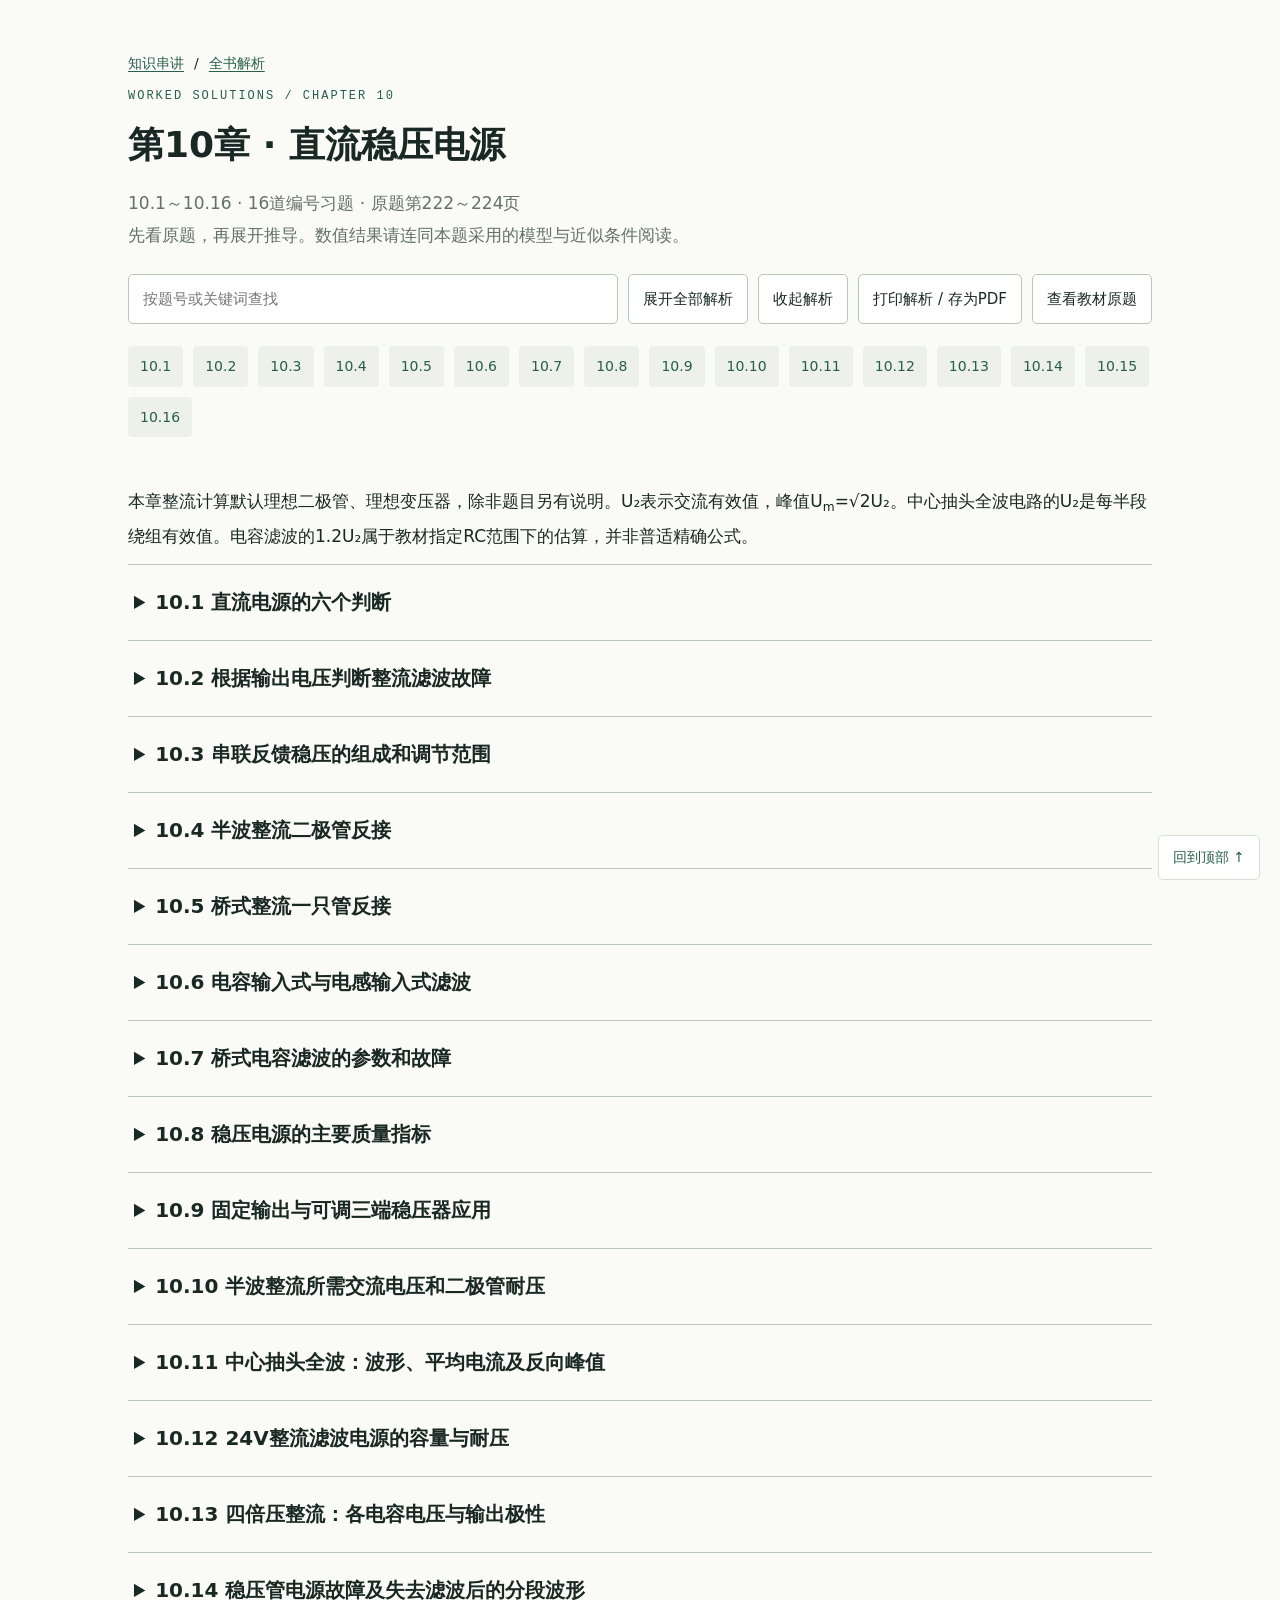
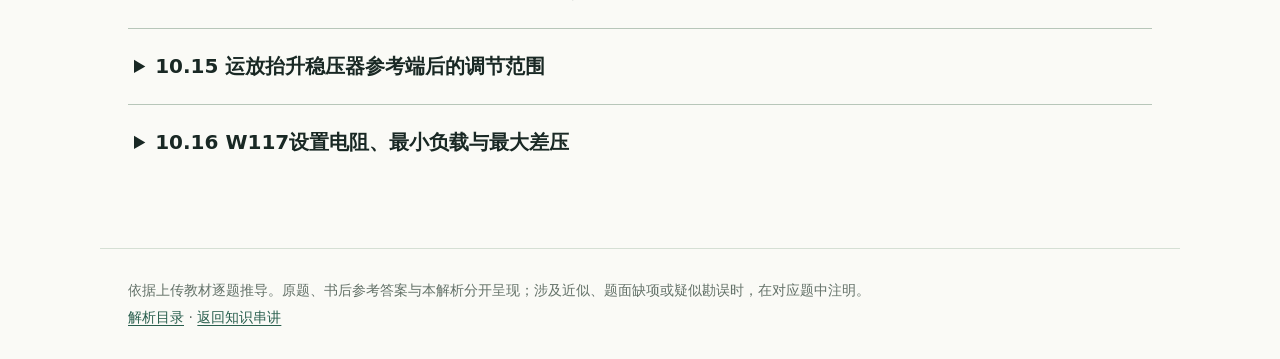
<file: solutions-10.html>
<!doctype html><html lang="zh-CN"><head><meta charset="UTF-8"><meta name="viewport" content="width=device-width,initial-scale=1"><title>第10章习题解析 · 模电学习手册</title><link rel="stylesheet" href="solutions.css"><script defer src="solutions.js"></script></head><body id="top"><header><div class="crumbs"><a href="index.html">知识串讲</a><span>/</span><a href="solutions.html">全书解析</a></div><p class="eyebrow">WORKED SOLUTIONS / CHAPTER 10</p><h1>第10章 · 直流稳压电源</h1><p class="intro">10.1～10.16 · 16道编号习题 · 原题第222～224页<br>先看原题，再展开推导。数值结果请连同本题采用的模型与近似条件阅读。</p><div class="actions"><input type="search" data-search aria-label="查找解析" placeholder="按题号或关键词查找"><button data-expand>展开全部解析</button><button data-collapse>收起解析</button><button data-print>打印解析 / 存为PDF</button><button class="original-trigger" data-original>查看教材原题</button></div><nav class="question-nav" aria-label="本章题号"><a href="#solution-10-1">10.1</a><a href="#solution-10-2">10.2</a><a href="#solution-10-3">10.3</a><a href="#solution-10-4">10.4</a><a href="#solution-10-5">10.5</a><a href="#solution-10-6">10.6</a><a href="#solution-10-7">10.7</a><a href="#solution-10-8">10.8</a><a href="#solution-10-9">10.9</a><a href="#solution-10-10">10.10</a><a href="#solution-10-11">10.11</a><a href="#solution-10-12">10.12</a><a href="#solution-10-13">10.13</a><a href="#solution-10-14">10.14</a><a href="#solution-10-15">10.15</a><a href="#solution-10-16">10.16</a></nav></header><main><p id="nothing" hidden>没有匹配的解析，请换一个题号或关键词。</p><section data-solution-chapter="10">
<p class="solution-conventions">本章整流计算默认理想二极管、理想变压器，除非题目另有说明。U₂表示交流有效值，峰值U<sub>m</sub>=√2U₂。中心抽头全波电路的U₂是每半段绕组有效值。电容滤波的1.2U₂属于教材指定RC范围下的估算，并非普适精确公式。</p>
<details class="solution" id="solution-10-1"><summary>10.1 直流电源的六个判断</summary><div><p><a href="pages/p222.jpg" target="_blank">原题：222页</a></p><details class="question-original"><summary>展开原题与电路图</summary><p class="muted">以下为原题所在整页，包含同页其他题；在图框内滚动查看，点击可放大。</p><div class="question-page-scroll" tabindex="0" role="region" aria-label="原题图页，可滚动"><figure><a href="pages/p222.jpg" aria-label="放大教材第222页"><img src="pages/p222.jpg" loading="lazy" decoding="async" alt="教材第222页：本题原题与电路图所在页，含同页其他题"></a><figcaption>教材第222页 · 点击放大</figcaption></figure></div></details><ol><li><strong>×。</strong>直流电源的主要任务是能量变换和供电，不能仅归为把正弦信号变成直流信号的信号波形变换电路。</li><li><strong>√。</strong>整流、滤波、稳压把交流供电能量转换为负载需要的直流能量，同时存在损耗。</li><li><strong>×。</strong>同一U₂、R<sub>L</sub>时，桥式负载平均电流为0.9U₂/R<sub>L</sub>，但每只管只导通半周，管平均电流为0.45U₂/R<sub>L</sub>；半波管平均电流也是0.45U₂/R<sub>L</sub>。每管平均电流之比为<strong>1∶1</strong>，不是2∶1。</li><li><strong>√（理想空载条件）。</strong>无负载放电时，电容充到交流峰值√2U₂。实际应扣除相应导通压降，中心抽头U₂按每半绕组计。</li><li><strong>×。</strong>稳压电路只能减小变化，实际输出会受有限环路增益、输出电阻、输入输出压差及负载范围影响，并非绝对不变。</li><li><strong>√（一般而言）。</strong>开关器件主要在低压降导通和低电流截止状态之间切换，通常比串联线性调整管连续承受压降时损耗小，效率更高。</li></ol><p class="warn-tip">本题正确次序为×、√、×、√、×、√。书后第5、6项符号与其物理含义颠倒，不宜照抄。</p></div></details>
<details class="solution" id="solution-10-2"><summary>10.2 根据输出电压判断整流滤波故障</summary><div><p><a href="pages/p222.jpg" target="_blank">原题：222页</a></p><details class="question-original"><summary>展开原题与电路图</summary><p class="muted">以下为原题所在整页，包含同页其他题；在图框内滚动查看，点击可放大。</p><div class="question-page-scroll" tabindex="0" role="region" aria-label="原题图页，可滚动"><figure><a href="pages/p222.jpg" aria-label="放大教材第222页"><img src="pages/p222.jpg" loading="lazy" decoding="async" alt="教材第222页：本题原题与电路图所在页，含同页其他题"></a><figcaption>教材第222页 · 点击放大</figcaption></figure></div></details><ol><li>正常桥式电容滤波，R<sub>L</sub>C=2T在教材常用范围内，U<sub>O</sub>≈1.2U₂=12V，选<strong>b</strong>。</li><li>电容虚焊等效滤波电容断开，只剩桥式全波整流，U<sub>O</sub>≈0.9U₂=9V，选<strong>c</strong>。</li><li>负载开路，电容几乎无放电，U<sub>O</sub>≈√2U₂≈14.14V，选最接近的<strong>a（14V）</strong>。</li><li>一只整流管与滤波电容同时开路，只剩一个半周能向负载供电，且无滤波，U<sub>O</sub>≈0.45U₂=4.5V，选<strong>d</strong>。</li></ol><p>先判断剩余电路是全波、半波还是峰值保持，再选0.9、0.45或√2，不能只按故障名称背数值。</p></div></details>
<details class="solution" id="solution-10-3"><summary>10.3 串联反馈稳压的组成和调节范围</summary><div><p><a href="pages/p222.jpg" target="_blank">原题与图：222页</a></p><details class="question-original"><summary>展开原题与电路图</summary><p class="muted">以下为原题所在整页，包含同页其他题；在图框内滚动查看，点击可放大。</p><div class="question-page-scroll" tabindex="0" role="region" aria-label="原题图页，可滚动"><figure><a href="pages/p222.jpg" aria-label="放大教材第222页"><img src="pages/p222.jpg" loading="lazy" decoding="async" alt="教材第222页：本题原题与电路图所在页，含同页其他题"></a><figcaption>教材第222页 · 点击放大</figcaption></figure></div></details><p>调整管为<strong>T₁</strong>；取样电路由<strong>R₁、R₂、R₃</strong>组成；基准电路由<strong>R与D<sub>Z</sub></strong>组成；比较放大由<strong>T₂与R<sub>C</sub></strong>组成。T₃与取样电阻R<sub>o</sub>用于过流限制，不是正常调节时的主比较放大环节。</p><p>设R₂滑片以下部分为r，0≤r≤R₂，忽略T₂基极取样加载，则基极取样电压U<sub>B2</sub>=U<sub>O</sub>(R₃+r)/(R₁+R₂+R₃)。T₂发射极由稳压管固定在U<sub>Z</sub>，所以较完整的比较条件为U<sub>B2</sub>≈U<sub>Z</sub>+U<sub>BE2</sub>。</p><div class="formula">U<sub>O</sub>≈(R₁+R₂+R₃)(U<sub>Z</sub>+U<sub>BE2</sub>)/(R₃+r)<br>U<sub>O,min</sub>≈(R₁+R₂+R₃)(U<sub>Z</sub>+U<sub>BE2</sub>)/(R₂+R₃)<br>U<sub>O,max</sub>≈(R₁+R₂+R₃)(U<sub>Z</sub>+U<sub>BE2</sub>)/R₃。</div><p>若按教材常用近似忽略U<sub>BE2</sub>，上述两式将(U<sub>Z</sub>+U<sub>BE2</sub>)换成U<sub>Z</sub>，即得到书后结果。实际可调上限还受输入最低电压和调整管所需压差约束。</p></div></details>
<details class="solution" id="solution-10-4"><summary>10.4 半波整流二极管反接</summary><div><p><a href="pages/p223.jpg" target="_blank">原题：223页</a></p><details class="question-original"><summary>展开原题与电路图</summary><p class="muted">以下为原题所在整页，包含同页其他题；在图框内滚动查看，点击可放大。</p><div class="question-page-scroll" tabindex="0" role="region" aria-label="原题图页，可滚动"><figure><a href="pages/p223.jpg" aria-label="放大教材第223页"><img src="pages/p223.jpg" loading="lazy" decoding="async" alt="教材第223页：本题原题与电路图所在页，含同页其他题"></a><figcaption>教材第223页 · 点击放大</figcaption></figure></div></details><div class="solution-visual"><h4>看图分析</h4><figure class="solution-added-figure"><svg xmlns="http://www.w3.org/2000/svg" viewbox="0 0 820 490" role="img" aria-label="图解10.4　二极管反接后得到负向半波"><rect width="820" height="490" fill="white" stroke="none"></rect><text x="60" y="38" stroke="none" font-family="Arial, sans-serif" font-size="20" fill="#203e39" text-anchor="start">理想二极管反接：正半周阻断，负半周通过</text><line x1="80" y1="150" x2="750" y2="150" stroke="#284f49" stroke-width="2"></line><line x1="80" y1="80" x2="80" y2="235" stroke="#284f49" stroke-width="2"></line><text x="35" y="90" stroke="none" font-family="Arial, sans-serif" font-size="18" fill="#203e39" text-anchor="start">u₂</text><text x="755" y="155" stroke="none" font-family="Arial, sans-serif" font-size="18" fill="#203e39" text-anchor="start">ωt</text><line x1="80" y1="350" x2="750" y2="350" stroke="#284f49" stroke-width="2"></line><line x1="80" y1="280" x2="80" y2="430" stroke="#284f49" stroke-width="2"></line><text x="35" y="290" stroke="none" font-family="Arial, sans-serif" font-size="18" fill="#203e39" text-anchor="start">uₒ</text><text x="755" y="355" stroke="none" font-family="Arial, sans-serif" font-size="18" fill="#203e39" text-anchor="start">ωt</text><polyline points="90.00,150.00 92.67,146.60 95.33,143.21 98.00,139.83 100.67,136.49 103.33,133.18 106.00,129.91 108.67,126.71 111.33,123.56 114.00,120.49 116.67,117.50 119.33,114.60 122.00,111.79 124.67,109.09 127.33,106.51 130.00,104.04 132.67,101.70 135.33,99.49 138.00,97.41 140.67,95.49 143.33,93.71 146.00,92.08 148.67,90.62 151.33,89.32 154.00,88.18 156.67,87.21 159.33,86.42 162.00,85.80 164.67,85.36 167.33,85.09 170.00,85.00 172.67,85.09 175.33,85.36 178.00,85.80 180.67,86.42 183.33,87.21 186.00,88.18 188.67,89.32 191.33,90.62 194.00,92.08 196.67,93.71 199.33,95.49 202.00,97.41 204.67,99.49 207.33,101.70 210.00,104.04 212.67,106.51 215.33,109.09 218.00,111.79 220.67,114.60 223.33,117.50 226.00,120.49 228.67,123.56 231.33,126.71 234.00,129.91 236.67,133.18 239.33,136.49 242.00,139.83 244.67,143.21 247.33,146.60 250.00,150.00 252.67,153.40 255.33,156.79 258.00,160.17 260.67,163.51 263.33,166.82 266.00,170.09 268.67,173.29 271.33,176.44 274.00,179.51 276.67,182.50 279.33,185.40 282.00,188.21 284.67,190.91 287.33,193.49 290.00,195.96 292.67,198.30 295.33,200.51 298.00,202.59 300.67,204.51 303.33,206.29 306.00,207.92 308.67,209.38 311.33,210.68 314.00,211.82 316.67,212.79 319.33,213.58 322.00,214.20 324.67,214.64 327.33,214.91 330.00,215.00 332.67,214.91 335.33,214.64 338.00,214.20 340.67,213.58 343.33,212.79 346.00,211.82 348.67,210.68 351.33,209.38 354.00,207.92 356.67,206.29 359.33,204.51 362.00,202.59 364.67,200.51 367.33,198.30 370.00,195.96 372.67,193.49 375.33,190.91 378.00,188.21 380.67,185.40 383.33,182.50 386.00,179.51 388.67,176.44 391.33,173.29 394.00,170.09 396.67,166.82 399.33,163.51 402.00,160.17 404.67,156.79 407.33,153.40 410.00,150.00 412.67,146.60 415.33,143.21 418.00,139.83 420.67,136.49 423.33,133.18 426.00,129.91 428.67,126.71 431.33,123.56 434.00,120.49 436.67,117.50 439.33,114.60 442.00,111.79 444.67,109.09 447.33,106.51 450.00,104.04 452.67,101.70 455.33,99.49 458.00,97.41 460.67,95.49 463.33,93.71 466.00,92.08 468.67,90.62 471.33,89.32 474.00,88.18 476.67,87.21 479.33,86.42 482.00,85.80 484.67,85.36 487.33,85.09 490.00,85.00 492.67,85.09 495.33,85.36 498.00,85.80 500.67,86.42 503.33,87.21 506.00,88.18 508.67,89.32 511.33,90.62 514.00,92.08 516.67,93.71 519.33,95.49 522.00,97.41 524.67,99.49 527.33,101.70 530.00,104.04 532.67,106.51 535.33,109.09 538.00,111.79 540.67,114.60 543.33,117.50 546.00,120.49 548.67,123.56 551.33,126.71 554.00,129.91 556.67,133.18 559.33,136.49 562.00,139.83 564.67,143.21 567.33,146.60 570.00,150.00 572.67,153.40 575.33,156.79 578.00,160.17 580.67,163.51 583.33,166.82 586.00,170.09 588.67,173.29 591.33,176.44 594.00,179.51 596.67,182.50 599.33,185.40 602.00,188.21 604.67,190.91 607.33,193.49 610.00,195.96 612.67,198.30 615.33,200.51 618.00,202.59 620.67,204.51 623.33,206.29 626.00,207.92 628.67,209.38 631.33,210.68 634.00,211.82 636.67,212.79 639.33,213.58 642.00,214.20 644.67,214.64 647.33,214.91 650.00,215.00 652.67,214.91 655.33,214.64 658.00,214.20 660.67,213.58 663.33,212.79 666.00,211.82 668.67,210.68 671.33,209.38 674.00,207.92 676.67,206.29 679.33,204.51 682.00,202.59 684.67,200.51 687.33,198.30 690.00,195.96 692.67,193.49 695.33,190.91 698.00,188.21 700.67,185.40 703.33,182.50 706.00,179.51 708.67,176.44 711.33,173.29 714.00,170.09 716.67,166.82 719.33,163.51 722.00,160.17 724.67,156.79 727.33,153.40 730.00,150.00" fill="none" stroke="#284f49" stroke-width="3"></polyline><polyline points="90.00,350.00 92.67,350.00 95.33,350.00 98.00,350.00 100.67,350.00 103.33,350.00 106.00,350.00 108.67,350.00 111.33,350.00 114.00,350.00 116.67,350.00 119.33,350.00 122.00,350.00 124.67,350.00 127.33,350.00 130.00,350.00 132.67,350.00 135.33,350.00 138.00,350.00 140.67,350.00 143.33,350.00 146.00,350.00 148.67,350.00 151.33,350.00 154.00,350.00 156.67,350.00 159.33,350.00 162.00,350.00 164.67,350.00 167.33,350.00 170.00,350.00 172.67,350.00 175.33,350.00 178.00,350.00 180.67,350.00 183.33,350.00 186.00,350.00 188.67,350.00 191.33,350.00 194.00,350.00 196.67,350.00 199.33,350.00 202.00,350.00 204.67,350.00 207.33,350.00 210.00,350.00 212.67,350.00 215.33,350.00 218.00,350.00 220.67,350.00 223.33,350.00 226.00,350.00 228.67,350.00 231.33,350.00 234.00,350.00 236.67,350.00 239.33,350.00 242.00,350.00 244.67,350.00 247.33,350.00 250.00,350.00 252.67,353.40 255.33,356.79 258.00,360.17 260.67,363.51 263.33,366.82 266.00,370.09 268.67,373.29 271.33,376.44 274.00,379.51 276.67,382.50 279.33,385.40 282.00,388.21 284.67,390.91 287.33,393.49 290.00,395.96 292.67,398.30 295.33,400.51 298.00,402.59 300.67,404.51 303.33,406.29 306.00,407.92 308.67,409.38 311.33,410.68 314.00,411.82 316.67,412.79 319.33,413.58 322.00,414.20 324.67,414.64 327.33,414.91 330.00,415.00 332.67,414.91 335.33,414.64 338.00,414.20 340.67,413.58 343.33,412.79 346.00,411.82 348.67,410.68 351.33,409.38 354.00,407.92 356.67,406.29 359.33,404.51 362.00,402.59 364.67,400.51 367.33,398.30 370.00,395.96 372.67,393.49 375.33,390.91 378.00,388.21 380.67,385.40 383.33,382.50 386.00,379.51 388.67,376.44 391.33,373.29 394.00,370.09 396.67,366.82 399.33,363.51 402.00,360.17 404.67,356.79 407.33,353.40 410.00,350.00 412.67,350.00 415.33,350.00 418.00,350.00 420.67,350.00 423.33,350.00 426.00,350.00 428.67,350.00 431.33,350.00 434.00,350.00 436.67,350.00 439.33,350.00 442.00,350.00 444.67,350.00 447.33,350.00 450.00,350.00 452.67,350.00 455.33,350.00 458.00,350.00 460.67,350.00 463.33,350.00 466.00,350.00 468.67,350.00 471.33,350.00 474.00,350.00 476.67,350.00 479.33,350.00 482.00,350.00 484.67,350.00 487.33,350.00 490.00,350.00 492.67,350.00 495.33,350.00 498.00,350.00 500.67,350.00 503.33,350.00 506.00,350.00 508.67,350.00 511.33,350.00 514.00,350.00 516.67,350.00 519.33,350.00 522.00,350.00 524.67,350.00 527.33,350.00 530.00,350.00 532.67,350.00 535.33,350.00 538.00,350.00 540.67,350.00 543.33,350.00 546.00,350.00 548.67,350.00 551.33,350.00 554.00,350.00 556.67,350.00 559.33,350.00 562.00,350.00 564.67,350.00 567.33,350.00 570.00,350.00 572.67,353.40 575.33,356.79 578.00,360.17 580.67,363.51 583.33,366.82 586.00,370.09 588.67,373.29 591.33,376.44 594.00,379.51 596.67,382.50 599.33,385.40 602.00,388.21 604.67,390.91 607.33,393.49 610.00,395.96 612.67,398.30 615.33,400.51 618.00,402.59 620.67,404.51 623.33,406.29 626.00,407.92 628.67,409.38 631.33,410.68 634.00,411.82 636.67,412.79 639.33,413.58 642.00,414.20 644.67,414.64 647.33,414.91 650.00,415.00 652.67,414.91 655.33,414.64 658.00,414.20 660.67,413.58 663.33,412.79 666.00,411.82 668.67,410.68 671.33,409.38 674.00,407.92 676.67,406.29 679.33,404.51 682.00,402.59 684.67,400.51 687.33,398.30 690.00,395.96 692.67,393.49 695.33,390.91 698.00,388.21 700.67,385.40 703.33,382.50 706.00,379.51 708.67,376.44 711.33,373.29 714.00,370.09 716.67,366.82 719.33,363.51 722.00,360.17 724.67,356.79 727.33,353.40 730.00,350.00" fill="none" stroke="#284f49" stroke-width="3"></polyline><text x="90" y="463" stroke="none" font-family="Arial, sans-serif" font-size="16" fill="#203e39" text-anchor="middle">0</text><text x="250" y="463" stroke="none" font-family="Arial, sans-serif" font-size="16" fill="#203e39" text-anchor="middle">π</text><text x="410" y="463" stroke="none" font-family="Arial, sans-serif" font-size="16" fill="#203e39" text-anchor="middle">2π</text><text x="570" y="463" stroke="none" font-family="Arial, sans-serif" font-size="16" fill="#203e39" text-anchor="middle">3π</text><text x="730" y="463" stroke="none" font-family="Arial, sans-serif" font-size="16" fill="#203e39" text-anchor="middle">4π</text><text x="440" y="306" stroke="none" font-family="Arial, sans-serif" font-size="19" fill="#203e39" text-anchor="start">平均值 Uₒ(AV) = −0.45U₂</text></svg><figcaption>图解10.4　二极管反接后得到负向半波</figcaption></figure><p>上下图使用相同时间轴，输出电压仍按题目原来的参考极性测量。二极管反向安装后，输出在正半周为0、负半周跟随交流输入，因此平均值为负；这与“电源短路”不是同一现象。图按理想二极管、纯电阻负载绘制。</p></div><p>反接后，原来导通的正半周被阻断，负半周导通。按原题输出正方向，u<sub>o</sub>(t)=min[u₂(t),0]，负载得到<strong>负向半波电压</strong>，平均值由+0.45U₂变为<strong>−0.45U₂</strong>。单只二极管串联电阻负载不会因此自动构成电源短路；若另有极性电容，应同时核对其耐受极性。</p></div></details>
<details class="solution" id="solution-10-5"><summary>10.5 桥式整流一只管反接</summary><div><p><a href="pages/p223.jpg" target="_blank">原题：223页</a></p><details class="question-original"><summary>展开原题与电路图</summary><p class="muted">以下为原题所在整页，包含同页其他题；在图框内滚动查看，点击可放大。</p><div class="question-page-scroll" tabindex="0" role="region" aria-label="原题图页，可滚动"><figure><a href="pages/p223.jpg" aria-label="放大教材第223页"><img src="pages/p223.jpg" loading="lazy" decoding="async" alt="教材第223页：本题原题与电路图所在页，含同页其他题"></a><figcaption>教材第223页 · 点击放大</figcaption></figure></div></details><p>桥式正常导通路径为“交流端→一只管→负载→另一只管→另一交流端”。一只管反接后，在某个半周会出现<strong>由两只正向导通管直接连接变压器二次端的路径</strong>，该路径绕过负载，近似短路二次电源。结果是电流很大，可能烧坏整流管、绕组或熔断保护器件。与整流管开路只损失半周的情况不同，反接不能当成普通半波故障。</p></div></details>
<details class="solution" id="solution-10-6"><summary>10.6 电容输入式与电感输入式滤波</summary><div><p><a href="pages/p223.jpg" target="_blank">原题：223页</a></p><details class="question-original"><summary>展开原题与电路图</summary><p class="muted">以下为原题所在整页，包含同页其他题；在图框内滚动查看，点击可放大。</p><div class="question-page-scroll" tabindex="0" role="region" aria-label="原题图页，可滚动"><figure><a href="pages/p223.jpg" aria-label="放大教材第223页"><img src="pages/p223.jpg" loading="lazy" decoding="async" alt="教材第223页：本题原题与电路图所在页，含同页其他题"></a><figcaption>教材第223页 · 点击放大</figcaption></figure></div></details><p>滤波的主要目的，是减小整流输出中的交流脉动分量，使输出更接近平稳直流。它不等于稳压：输入或负载变化时，滤波后的平均输出仍可能变化。</p><table><tr><th>结构</th><th>作用与特点</th><th>典型适用场合</th></tr><tr><td>电容输入式：整流后先并电容</td><td>峰值附近充电，其余时间向负载放电；输出平均值较高，结构简单。整流管导通时间集中，充电脉冲电流大；负载加重时电压下降、纹波增加。</td><td>负载电阻较大、电流较小、负载变化不大的场合。</td></tr><tr><td>电感输入式：整流后先串电感</td><td>利用电流连续性抑制电流变化；导通角较大，峰值电流较小，外特性较平坦。代价是铁芯电感体积、重量较大，并存在磁场干扰；轻载时可能失去连续导通条件。</td><td>较大电流、较小负载电阻的场合。</td></tr></table><p>电容对负载并联，电感串入负载通路；不能交换它们的基本连接方式。</p></div></details>
<details class="solution" id="solution-10-7"><summary>10.7 桥式电容滤波的参数和故障</summary><div><p><a href="pages/p223.jpg" target="_blank">原题：223页</a></p><details class="question-original"><summary>展开原题与电路图</summary><p class="muted">以下为原题所在整页，包含同页其他题；在图框内滚动查看，点击可放大。</p><div class="question-page-scroll" tabindex="0" role="region" aria-label="原题图页，可滚动"><figure><a href="pages/p223.jpg" aria-label="放大教材第223页"><img src="pages/p223.jpg" loading="lazy" decoding="async" alt="教材第223页：本题原题与电路图所在页，含同页其他题"></a><figcaption>教材第223页 · 点击放大</figcaption></figure></div></details><div class="solution-visual"><h4>看图分析</h4><figure class="solution-added-figure"><svg xmlns="http://www.w3.org/2000/svg" viewbox="0 0 820 490" role="img" aria-label="图解10.7　少一次充电，纹波就会增大"><rect width="820" height="490" fill="white" stroke="none"></rect><text x="45" y="32" stroke="none" font-family="Arial, sans-serif" font-size="20" fill="#203e39" text-anchor="start">同一峰值电压下，比较两次充电之间的放电</text><line x1="80" y1="315" x2="750" y2="315" stroke="#284f49" stroke-width="2"></line><line x1="80" y1="70" x2="80" y2="325" stroke="#284f49" stroke-width="2"></line><text x="23" y="78" stroke="none" font-family="Arial, sans-serif" font-size="19" fill="#203e39" text-anchor="start">uL</text><text x="755" y="321" stroke="none" font-family="Arial, sans-serif" font-size="18" fill="#203e39" text-anchor="start">t</text><text x="22" y="103" stroke="none" font-family="Arial, sans-serif" font-size="16" fill="#203e39" text-anchor="start">Um</text><line x1="80" y1="95" x2="730" y2="95" stroke="#a8b7b1" stroke-width="1"></line><polyline points="90,95.00 91,95.32 92,95.63 93,95.95 94,96.26 95,96.58 96,96.89 97,97.20 98,97.52 99,97.83 100,98.14 101,98.45 102,98.76 103,99.07 104,99.38 105,99.69 106,100.00 107,100.31 108,100.62 109,100.93 110,101.23 111,101.54 112,101.85 113,102.15 114,102.46 115,102.77 116,103.07 117,103.38 118,103.68 119,103.98 120,104.29 121,104.59 122,104.89 123,105.19 124,105.49 125,105.79 126,106.10 127,106.40 128,106.70 129,106.99 130,107.29 131,107.59 132,107.89 133,108.19 134,108.48 135,108.78 136,109.08 137,109.37 138,109.67 139,109.96 140,110.26 141,110.55 142,110.85 143,111.14 144,111.43 145,111.72 146,112.02 147,112.31 148,112.60 149,112.89 150,113.18 151,113.47 152,113.76 153,114.05 154,114.34 155,114.63 156,114.91 157,115.20 158,115.49 159,115.77 160,116.06 161,116.35 162,116.63 163,116.92 164,117.20 165,117.48 166,117.77 167,118.05 168,118.33 169,118.62 170,118.90 171,119.18 172,119.46 173,119.74 174,120.02 175,120.30 176,120.58 177,120.86 178,121.14 179,121.42 180,121.70 181,121.98 182,122.25 183,122.53 184,122.81 185,123.08 186,123.36 187,123.63 188,123.91 189,124.18 190,124.46 191,124.73 192,125.00 193,125.28 194,125.55 195,125.82 196,126.09 197,126.36 198,126.64 199,126.91 200,127.18 201,127.45 202,127.72 203,127.98 204,128.25 205,128.52 206,128.79 207,129.06 208,129.32 209,129.59 210,129.86 211,130.12 212,130.39 213,130.65 214,130.92 215,131.18 216,131.45 217,131.71 218,131.97 219,132.24 220,132.50 221,132.76 222,133.02 223,133.28 224,133.55 225,133.81 226,134.07 227,134.33 228,134.59 229,134.85 230,135.10 231,135.36 232,135.62 233,135.88 234,136.14 235,136.39 236,136.65 237,136.91 238,137.16 239,137.42 240,137.67 241,137.93 242,138.18 243,138.43 244,138.69 245,138.94 246,139.19 247,139.45 248,139.70 249,139.95 250,95.00 251,95.32 252,95.63 253,95.95 254,96.26 255,96.58 256,96.89 257,97.20 258,97.52 259,97.83 260,98.14 261,98.45 262,98.76 263,99.07 264,99.38 265,99.69 266,100.00 267,100.31 268,100.62 269,100.93 270,101.23 271,101.54 272,101.85 273,102.15 274,102.46 275,102.77 276,103.07 277,103.38 278,103.68 279,103.98 280,104.29 281,104.59 282,104.89 283,105.19 284,105.49 285,105.79 286,106.10 287,106.40 288,106.70 289,106.99 290,107.29 291,107.59 292,107.89 293,108.19 294,108.48 295,108.78 296,109.08 297,109.37 298,109.67 299,109.96 300,110.26 301,110.55 302,110.85 303,111.14 304,111.43 305,111.72 306,112.02 307,112.31 308,112.60 309,112.89 310,113.18 311,113.47 312,113.76 313,114.05 314,114.34 315,114.63 316,114.91 317,115.20 318,115.49 319,115.77 320,116.06 321,116.35 322,116.63 323,116.92 324,117.20 325,117.48 326,117.77 327,118.05 328,118.33 329,118.62 330,118.90 331,119.18 332,119.46 333,119.74 334,120.02 335,120.30 336,120.58 337,120.86 338,121.14 339,121.42 340,121.70 341,121.98 342,122.25 343,122.53 344,122.81 345,123.08 346,123.36 347,123.63 348,123.91 349,124.18 350,124.46 351,124.73 352,125.00 353,125.28 354,125.55 355,125.82 356,126.09 357,126.36 358,126.64 359,126.91 360,127.18 361,127.45 362,127.72 363,127.98 364,128.25 365,128.52 366,128.79 367,129.06 368,129.32 369,129.59 370,129.86 371,130.12 372,130.39 373,130.65 374,130.92 375,131.18 376,131.45 377,131.71 378,131.97 379,132.24 380,132.50 381,132.76 382,133.02 383,133.28 384,133.55 385,133.81 386,134.07 387,134.33 388,134.59 389,134.85 390,135.10 391,135.36 392,135.62 393,135.88 394,136.14 395,136.39 396,136.65 397,136.91 398,137.16 399,137.42 400,137.67 401,137.93 402,138.18 403,138.43 404,138.69 405,138.94 406,139.19 407,139.45 408,139.70 409,139.95 410,95.00 411,95.32 412,95.63 413,95.95 414,96.26 415,96.58 416,96.89 417,97.20 418,97.52 419,97.83 420,98.14 421,98.45 422,98.76 423,99.07 424,99.38 425,99.69 426,100.00 427,100.31 428,100.62 429,100.93 430,101.23 431,101.54 432,101.85 433,102.15 434,102.46 435,102.77 436,103.07 437,103.38 438,103.68 439,103.98 440,104.29 441,104.59 442,104.89 443,105.19 444,105.49 445,105.79 446,106.10 447,106.40 448,106.70 449,106.99 450,107.29 451,107.59 452,107.89 453,108.19 454,108.48 455,108.78 456,109.08 457,109.37 458,109.67 459,109.96 460,110.26 461,110.55 462,110.85 463,111.14 464,111.43 465,111.72 466,112.02 467,112.31 468,112.60 469,112.89 470,113.18 471,113.47 472,113.76 473,114.05 474,114.34 475,114.63 476,114.91 477,115.20 478,115.49 479,115.77 480,116.06 481,116.35 482,116.63 483,116.92 484,117.20 485,117.48 486,117.77 487,118.05 488,118.33 489,118.62 490,118.90 491,119.18 492,119.46 493,119.74 494,120.02 495,120.30 496,120.58 497,120.86 498,121.14 499,121.42 500,121.70 501,121.98 502,122.25 503,122.53 504,122.81 505,123.08 506,123.36 507,123.63 508,123.91 509,124.18 510,124.46 511,124.73 512,125.00 513,125.28 514,125.55 515,125.82 516,126.09 517,126.36 518,126.64 519,126.91 520,127.18 521,127.45 522,127.72 523,127.98 524,128.25 525,128.52 526,128.79 527,129.06 528,129.32 529,129.59 530,129.86 531,130.12 532,130.39 533,130.65 534,130.92 535,131.18 536,131.45 537,131.71 538,131.97 539,132.24 540,132.50 541,132.76 542,133.02 543,133.28 544,133.55 545,133.81 546,134.07 547,134.33 548,134.59 549,134.85 550,135.10 551,135.36 552,135.62 553,135.88 554,136.14 555,136.39 556,136.65 557,136.91 558,137.16 559,137.42 560,137.67 561,137.93 562,138.18 563,138.43 564,138.69 565,138.94 566,139.19 567,139.45 568,139.70 569,139.95 570,95.00 571,95.32 572,95.63 573,95.95 574,96.26 575,96.58 576,96.89 577,97.20 578,97.52 579,97.83 580,98.14 581,98.45 582,98.76 583,99.07 584,99.38 585,99.69 586,100.00 587,100.31 588,100.62 589,100.93 590,101.23 591,101.54 592,101.85 593,102.15 594,102.46 595,102.77 596,103.07 597,103.38 598,103.68 599,103.98 600,104.29 601,104.59 602,104.89 603,105.19 604,105.49 605,105.79 606,106.10 607,106.40 608,106.70 609,106.99 610,107.29 611,107.59 612,107.89 613,108.19 614,108.48 615,108.78 616,109.08 617,109.37 618,109.67 619,109.96 620,110.26 621,110.55 622,110.85 623,111.14 624,111.43 625,111.72 626,112.02 627,112.31 628,112.60 629,112.89 630,113.18 631,113.47 632,113.76 633,114.05 634,114.34 635,114.63 636,114.91 637,115.20 638,115.49 639,115.77 640,116.06 641,116.35 642,116.63 643,116.92 644,117.20 645,117.48 646,117.77 647,118.05 648,118.33 649,118.62 650,118.90 651,119.18 652,119.46 653,119.74 654,120.02 655,120.30 656,120.58 657,120.86 658,121.14 659,121.42 660,121.70 661,121.98 662,122.25 663,122.53 664,122.81 665,123.08 666,123.36 667,123.63 668,123.91 669,124.18 670,124.46 671,124.73 672,125.00 673,125.28 674,125.55 675,125.82 676,126.09 677,126.36 678,126.64 679,126.91 680,127.18 681,127.45 682,127.72 683,127.98 684,128.25 685,128.52 686,128.79 687,129.06 688,129.32 689,129.59 690,129.86 691,130.12 692,130.39 693,130.65 694,130.92 695,131.18 696,131.45 697,131.71 698,131.97 699,132.24 700,132.50 701,132.76 702,133.02 703,133.28 704,133.55 705,133.81 706,134.07 707,134.33 708,134.59 709,134.85 710,135.10 711,135.36 712,135.62 713,135.88 714,136.14 715,136.39 716,136.65 717,136.91 718,137.16 719,137.42 720,137.67 721,137.93 722,138.18 723,138.43 724,138.69 725,138.94 726,139.19 727,139.45 728,139.70 729,139.95 730,95.00" fill="none" stroke="#284f49" stroke-width="3"></polyline><polyline points="90,95.00 91,95.32 92,95.63 93,95.95 94,96.26 95,96.58 96,96.89 97,97.20 98,97.52 99,97.83 100,98.14 101,98.45 102,98.76 103,99.07 104,99.38 105,99.69 106,100.00 107,100.31 108,100.62 109,100.93 110,101.23 111,101.54 112,101.85 113,102.15 114,102.46 115,102.77 116,103.07 117,103.38 118,103.68 119,103.98 120,104.29 121,104.59 122,104.89 123,105.19 124,105.49 125,105.79 126,106.10 127,106.40 128,106.70 129,106.99 130,107.29 131,107.59 132,107.89 133,108.19 134,108.48 135,108.78 136,109.08 137,109.37 138,109.67 139,109.96 140,110.26 141,110.55 142,110.85 143,111.14 144,111.43 145,111.72 146,112.02 147,112.31 148,112.60 149,112.89 150,113.18 151,113.47 152,113.76 153,114.05 154,114.34 155,114.63 156,114.91 157,115.20 158,115.49 159,115.77 160,116.06 161,116.35 162,116.63 163,116.92 164,117.20 165,117.48 166,117.77 167,118.05 168,118.33 169,118.62 170,118.90 171,119.18 172,119.46 173,119.74 174,120.02 175,120.30 176,120.58 177,120.86 178,121.14 179,121.42 180,121.70 181,121.98 182,122.25 183,122.53 184,122.81 185,123.08 186,123.36 187,123.63 188,123.91 189,124.18 190,124.46 191,124.73 192,125.00 193,125.28 194,125.55 195,125.82 196,126.09 197,126.36 198,126.64 199,126.91 200,127.18 201,127.45 202,127.72 203,127.98 204,128.25 205,128.52 206,128.79 207,129.06 208,129.32 209,129.59 210,129.86 211,130.12 212,130.39 213,130.65 214,130.92 215,131.18 216,131.45 217,131.71 218,131.97 219,132.24 220,132.50 221,132.76 222,133.02 223,133.28 224,133.55 225,133.81 226,134.07 227,134.33 228,134.59 229,134.85 230,135.10 231,135.36 232,135.62 233,135.88 234,136.14 235,136.39 236,136.65 237,136.91 238,137.16 239,137.42 240,137.67 241,137.93 242,138.18 243,138.43 244,138.69 245,138.94 246,139.19 247,139.45 248,139.70 249,139.95 250,140.20 251,140.45 252,140.70 253,140.95 254,141.20 255,141.45 256,141.70 257,141.95 258,142.20 259,142.45 260,142.70 261,142.94 262,143.19 263,143.44 264,143.69 265,143.93 266,144.18 267,144.42 268,144.67 269,144.91 270,145.16 271,145.40 272,145.64 273,145.89 274,146.13 275,146.37 276,146.62 277,146.86 278,147.10 279,147.34 280,147.58 281,147.82 282,148.06 283,148.30 284,148.54 285,148.78 286,149.02 287,149.26 288,149.49 289,149.73 290,149.97 291,150.21 292,150.44 293,150.68 294,150.92 295,151.15 296,151.39 297,151.62 298,151.86 299,152.09 300,152.33 301,152.56 302,152.79 303,153.03 304,153.26 305,153.49 306,153.72 307,153.95 308,154.19 309,154.42 310,154.65 311,154.88 312,155.11 313,155.34 314,155.57 315,155.80 316,156.02 317,156.25 318,156.48 319,156.71 320,156.94 321,157.16 322,157.39 323,157.62 324,157.84 325,158.07 326,158.29 327,158.52 328,158.74 329,158.97 330,159.19 331,159.42 332,159.64 333,159.86 334,160.08 335,160.31 336,160.53 337,160.75 338,160.97 339,161.19 340,161.42 341,161.64 342,161.86 343,162.08 344,162.30 345,162.52 346,162.73 347,162.95 348,163.17 349,163.39 350,163.61 351,163.82 352,164.04 353,164.26 354,164.48 355,164.69 356,164.91 357,165.12 358,165.34 359,165.55 360,165.77 361,165.98 362,166.20 363,166.41 364,166.62 365,166.84 366,167.05 367,167.26 368,167.47 369,167.69 370,167.90 371,168.11 372,168.32 373,168.53 374,168.74 375,168.95 376,169.16 377,169.37 378,169.58 379,169.79 380,170.00 381,170.21 382,170.41 383,170.62 384,170.83 385,171.04 386,171.24 387,171.45 388,171.66 389,171.86 390,172.07 391,172.27 392,172.48 393,172.68 394,172.89 395,173.09 396,173.29 397,173.50 398,173.70 399,173.90 400,174.11 401,174.31 402,174.51 403,174.71 404,174.91 405,175.12 406,175.32 407,175.52 408,175.72 409,175.92 410,95.00 411,95.32 412,95.63 413,95.95 414,96.26 415,96.58 416,96.89 417,97.20 418,97.52 419,97.83 420,98.14 421,98.45 422,98.76 423,99.07 424,99.38 425,99.69 426,100.00 427,100.31 428,100.62 429,100.93 430,101.23 431,101.54 432,101.85 433,102.15 434,102.46 435,102.77 436,103.07 437,103.38 438,103.68 439,103.98 440,104.29 441,104.59 442,104.89 443,105.19 444,105.49 445,105.79 446,106.10 447,106.40 448,106.70 449,106.99 450,107.29 451,107.59 452,107.89 453,108.19 454,108.48 455,108.78 456,109.08 457,109.37 458,109.67 459,109.96 460,110.26 461,110.55 462,110.85 463,111.14 464,111.43 465,111.72 466,112.02 467,112.31 468,112.60 469,112.89 470,113.18 471,113.47 472,113.76 473,114.05 474,114.34 475,114.63 476,114.91 477,115.20 478,115.49 479,115.77 480,116.06 481,116.35 482,116.63 483,116.92 484,117.20 485,117.48 486,117.77 487,118.05 488,118.33 489,118.62 490,118.90 491,119.18 492,119.46 493,119.74 494,120.02 495,120.30 496,120.58 497,120.86 498,121.14 499,121.42 500,121.70 501,121.98 502,122.25 503,122.53 504,122.81 505,123.08 506,123.36 507,123.63 508,123.91 509,124.18 510,124.46 511,124.73 512,125.00 513,125.28 514,125.55 515,125.82 516,126.09 517,126.36 518,126.64 519,126.91 520,127.18 521,127.45 522,127.72 523,127.98 524,128.25 525,128.52 526,128.79 527,129.06 528,129.32 529,129.59 530,129.86 531,130.12 532,130.39 533,130.65 534,130.92 535,131.18 536,131.45 537,131.71 538,131.97 539,132.24 540,132.50 541,132.76 542,133.02 543,133.28 544,133.55 545,133.81 546,134.07 547,134.33 548,134.59 549,134.85 550,135.10 551,135.36 552,135.62 553,135.88 554,136.14 555,136.39 556,136.65 557,136.91 558,137.16 559,137.42 560,137.67 561,137.93 562,138.18 563,138.43 564,138.69 565,138.94 566,139.19 567,139.45 568,139.70 569,139.95 570,140.20 571,140.45 572,140.70 573,140.95 574,141.20 575,141.45 576,141.70 577,141.95 578,142.20 579,142.45 580,142.70 581,142.94 582,143.19 583,143.44 584,143.69 585,143.93 586,144.18 587,144.42 588,144.67 589,144.91 590,145.16 591,145.40 592,145.64 593,145.89 594,146.13 595,146.37 596,146.62 597,146.86 598,147.10 599,147.34 600,147.58 601,147.82 602,148.06 603,148.30 604,148.54 605,148.78 606,149.02 607,149.26 608,149.49 609,149.73 610,149.97 611,150.21 612,150.44 613,150.68 614,150.92 615,151.15 616,151.39 617,151.62 618,151.86 619,152.09 620,152.33 621,152.56 622,152.79 623,153.03 624,153.26 625,153.49 626,153.72 627,153.95 628,154.19 629,154.42 630,154.65 631,154.88 632,155.11 633,155.34 634,155.57 635,155.80 636,156.02 637,156.25 638,156.48 639,156.71 640,156.94 641,157.16 642,157.39 643,157.62 644,157.84 645,158.07 646,158.29 647,158.52 648,158.74 649,158.97 650,159.19 651,159.42 652,159.64 653,159.86 654,160.08 655,160.31 656,160.53 657,160.75 658,160.97 659,161.19 660,161.42 661,161.64 662,161.86 663,162.08 664,162.30 665,162.52 666,162.73 667,162.95 668,163.17 669,163.39 670,163.61 671,163.82 672,164.04 673,164.26 674,164.48 675,164.69 676,164.91 677,165.12 678,165.34 679,165.55 680,165.77 681,165.98 682,166.20 683,166.41 684,166.62 685,166.84 686,167.05 687,167.26 688,167.47 689,167.69 690,167.90 691,168.11 692,168.32 693,168.53 694,168.74 695,168.95 696,169.16 697,169.37 698,169.58 699,169.79 700,170.00 701,170.21 702,170.41 703,170.62 704,170.83 705,171.04 706,171.24 707,171.45 708,171.66 709,171.86 710,172.07 711,172.27 712,172.48 713,172.68 714,172.89 715,173.09 716,173.29 717,173.50 718,173.70 719,173.90 720,174.11 721,174.31 722,174.51 723,174.71 724,174.91 725,175.12 726,175.32 727,175.52 728,175.72 729,175.92 730,95.00" fill="none" stroke="#a36532" stroke-width="3"></polyline><line x1="105" y1="360" x2="150" y2="360" stroke="#284f49" stroke-width="3"></line><text x="165" y="366" stroke="none" font-family="Arial, sans-serif" font-size="17" fill="#203e39" text-anchor="start">桥正常：约每 T/2 补充一次电荷</text><line x1="105" y1="398" x2="150" y2="398" stroke="#a36532" stroke-width="3"></line><text x="165" y="404" stroke="none" font-family="Arial, sans-serif" font-size="17" fill="#203e39" text-anchor="start">一只管开路：约每 T 补充一次电荷</text><text x="100" y="451" stroke="none" font-family="Arial, sans-serif" font-size="18" fill="#203e39" text-anchor="start">RL 或 C 增大 → 放电更慢 → 平均输出升高、纹波减小</text></svg><figcaption>图解10.7　少一次充电，纹波就会增大</figcaption></figure><p>这是把充电过程压缩成快速上升沿后的定性示意，横轴间隔用来比较，不用于读取题目的精确电压。实际充电发生在正弦波峰附近并占有限时间。滤波电容仍在时，一只管开路的输出也不是无滤波半波的0.45U₂；题给正常平均值约24V，空载上限约28.28V。</p></div><ol><li>增大R<sub>L</sub>使负载电流减小，增大C使储能增加；两者都使峰值之间的电容放电变慢，因此<strong>平均输出增大、纹波减小</strong>，上限趋于√2U₂。</li><li>题给R<sub>L</sub>C=(3～5)T/2，采用教材估算U<sub>L</sub>≈1.2U₂=<strong>24V</strong>。</li><li>D₁断开：只余一个半周充电，成为半波电容滤波，充电间隔从T/2变为T，放电更多，<strong>输出下降、纹波增大</strong>；但电容还在，不能直接写0.45U₂。R<sub>L</sub>断开：空载时U<sub>L</sub>≈√2×20=<strong>28.28V</strong>。</li><li>C断开而整流桥正常：无滤波全波平均输出U<sub>L</sub>≈0.9U₂=<strong>18V</strong>。</li></ol></div></details>
<details class="solution" id="solution-10-8"><summary>10.8 稳压电源的主要质量指标</summary><div><p><a href="pages/p223.jpg" target="_blank">原题：223页</a></p><details class="question-original"><summary>展开原题与电路图</summary><p class="muted">以下为原题所在整页，包含同页其他题；在图框内滚动查看，点击可放大。</p><div class="question-page-scroll" tabindex="0" role="region" aria-label="原题图页，可滚动"><figure><a href="pages/p223.jpg" aria-label="放大教材第223页"><img src="pages/p223.jpg" loading="lazy" decoding="async" alt="教材第223页：本题原题与电路图所在页，含同页其他题"></a><figcaption>教材第223页 · 点击放大</figcaption></figure></div></details><ol><li><strong>输出电压和最大输出电流：</strong>给出额定供电能力及允许工作范围。</li><li><strong>稳压系数S：</strong>在负载、温度等条件一定时，S=(ΔU<sub>O</sub>/U<sub>O</sub>)/(ΔU<sub>I</sub>/U<sub>I</sub>)，表示输入相对变化传到输出的程度，越小越好。若使用ΔU<sub>O</sub>/ΔU<sub>I</sub>，应注明是未归一化的输入调整指标。</li><li><strong>输出电阻R<sub>o</sub>：</strong>固定输入时，R<sub>o</sub>≈|ΔU<sub>O</sub>/ΔI<sub>O</sub>|，表示负载变化造成的电压下降，越小越好。</li><li><strong>纹波及纹波抑制能力：</strong>纹波是直流上残留的交流分量；可用纹波有效值或峰—峰值描述。纹波系数常为输出纹波交流有效值/直流平均值，越小越好；不能把有效值与峰—峰值混用。</li><li><strong>温度稳定性：</strong>固定输入与负载时，输出随温度的变化，如ΔU<sub>O</sub>/(U<sub>O</sub>ΔT)。此外工程上还关注效率、短路保护与长期稳定性。</li></ol></div></details>
<details class="solution" id="solution-10-9"><summary>10.9 固定输出与可调三端稳压器应用</summary><div><p><a href="pages/p223.jpg" target="_blank">原题：223页</a></p><details class="question-original"><summary>展开原题与电路图</summary><p class="muted">以下为原题所在整页，包含同页其他题；在图框内滚动查看，点击可放大。</p><div class="question-page-scroll" tabindex="0" role="region" aria-label="原题图页，可滚动"><figure><a href="pages/p223.jpg" aria-label="放大教材第223页"><img src="pages/p223.jpg" loading="lazy" decoding="async" alt="教材第223页：本题原题与电路图所在页，含同页其他题"></a><figcaption>教材第223页 · 点击放大</figcaption></figure></div></details><p>固定输出可列<strong>78XX正电压稳压</strong>和<strong>79XX负电压稳压</strong>；可调输出可列<strong>W117/LM317正输出</strong>和<strong>W137/LM337负输出</strong>。下图用功能端名表示连接，具体芯片引脚序号应按器件资料，正、负型号不能机械套同一脚位。</p><svg class="solution-wave" viewbox="0 0 700 320" role="img" aria-label="固定三端稳压及可调三端稳压典型功能连接"><g stroke="currentColor" fill="none"><rect x="260" y="25" width="170" height="60"></rect><path d="M55 55H260M430 55H650M345 85V135H55M345 135H650M140 55V90M128 90H152M128 100H152M140 100V135M565 55V90M553 90H577M553 100H577M565 100V135"></path><rect x="260" y="185" width="170" height="60"></rect><path d="M55 215H260M430 215H650M345 245V270H500M500 215V230M490 230H510V250H490ZM500 250V280M490 280H510V300H490ZM500 300V310H55M500 310H650"></path></g><g stroke="none" fill="currentColor" font-size="16"><text x="285" y="62">78XX / 79XX</text><text x="275" y="222">117 / 137</text><text x="60" y="42">输入</text><text x="600" y="42">输出</text><text x="350" y="110">GND</text><text x="155" y="100">Cᵢ</text><text x="580" y="100">Cₒ</text><text x="350" y="264">ADJ</text><text x="520" y="245">R₁</text><text x="520" y="295">R₂</text></g></svg><p>固定输出：IN接滤波后的直流，GND接公共参考，OUT接负载；输入旁路C<sub>i</sub>减小引线阻抗与输入高频扰动，输出C<sub>o</sub>改善瞬态并按具体器件要求保证稳定。负输出型号的输入、输出及极性电容方向相应反转。</p><p>可调输出：R₁接OUT与ADJ之间，R₂接ADJ与公共端之间。芯片维持OUT与ADJ的参考电压，R₁建立设置电流，R₂产生附加电压：</p><div class="formula">正输出：U<sub>O</sub>≈1.25(1+R₂/R₁)+I<sub>ADJ</sub>R₂<br>负输出：|U<sub>O</sub>|≈1.25(1+R₂/R₁)+|I<sub>ADJ</sub>|R₂。</div><p>R₁电流还应满足最小负载要求。可调电路同样需输入、输出去耦（图中为突出设定网络省略），并检查输入输出压差与功耗P≈|U<sub>I</sub>−U<sub>O</sub>|I<sub>O</sub>。需要时加反向放电保护二极管，防止输入突然掉电时大电容经芯片反向放电。</p></div></details>
<details class="solution" id="solution-10-10"><summary>10.10 半波整流所需交流电压和二极管耐压</summary><div><p><a href="pages/p223.jpg" target="_blank">原题与图：223页</a></p><details class="question-original"><summary>展开原题与电路图</summary><p class="muted">以下为原题所在整页，包含同页其他题；在图框内滚动查看，点击可放大。</p><div class="question-page-scroll" tabindex="0" role="region" aria-label="原题图页，可滚动"><figure><a href="pages/p223.jpg" aria-label="放大教材第223页"><img src="pages/p223.jpg" loading="lazy" decoding="async" alt="教材第223页：本题原题与电路图所在页，含同页其他题"></a><figcaption>教材第223页 · 点击放大</figcaption></figure></div></details><p>图中没有滤波电容，不能使用1.2U₂。理想半波平均值由正半周积分：</p><div class="formula">U<sub>o(AV)</sub>=(1/2π)∫₀<sup>π</sup>√2U₂sinθ dθ=√2U₂/π≈0.45U₂。</div><ol><li>U₂≈10/0.45=<strong>22.22V</strong>（使用精确√2/π系数为22.21V）。R<sub>L</sub>变化不影响理想源下的该电压关系；负载平均电流约20～50mA。</li><li>负半周二极管截止，负载端近似0V，二极管承受整个二次电压负峰值，所以U<sub>RM</sub>=√2U₂≈<strong>31.43V</strong>。这是电路施加值，实际选管额定反向耐压应留有裕量。</li></ol></div></details>
<details class="solution" id="solution-10-11"><summary>10.11 中心抽头全波：波形、平均电流及反向峰值</summary><div><p><a href="pages/p223.jpg" target="_blank">原题与图：223页</a></p><details class="question-original"><summary>展开原题与电路图</summary><p class="muted">以下为原题所在整页，包含同页其他题；在图框内滚动查看，点击可放大。</p><div class="question-page-scroll" tabindex="0" role="region" aria-label="原题图页，可滚动"><figure><a href="pages/p223.jpg" aria-label="放大教材第223页"><img src="pages/p223.jpg" loading="lazy" decoding="async" alt="教材第223页：本题原题与电路图所在页，含同页其他题"></a><figcaption>教材第223页 · 点击放大</figcaption></figure></div></details><ol><li>u₂₁正半周时D₁导通、D₂截止；u₂₁负半周时u₂₂为正，D₂导通、D₁截止。负载方向始终相同，<strong>u<sub>o</sub>=√2U₂|sinωt|，i<sub>L</sub>=u<sub>o</sub>/R<sub>L</sub></strong>。每半周期出现一个正半正弦脉冲，纹波基频为电网的两倍。</li><li>对全波积分：</li></ol><div class="formula">U<sub>o(AV)</sub>=2√2U₂/π≈<strong>0.9U₂</strong><br>I<sub>L(AV)</sub>≈<strong>0.9U₂/R<sub>L</sub></strong><br>每管I<sub>D(AV)</sub>=I<sub>L(AV)</sub>/2≈<strong>0.45U₂/R<sub>L</sub></strong>。</div><p>在D₁导通的正峰值，输出为+√2U₂，D₂阳极为−√2U₂，故其反向电压为两者之差，<strong>U<sub>RM</sub>=2√2U₂</strong>。注意这里U₂是每半段绕组的有效值。</p><ol start="3"><li>D₂反接后，在某半周D₁与反接D₂同时正向，直接跨接整个二次绕组，形成<strong>电源短路</strong>，可能损坏器件；不是简单变成负半波。</li></ol><figure><svg class="solution-wave" viewbox="0 0 700 365" role="img" aria-label="10.11 电压与负载电流同相，均为全波整流"><title>10.11 电压与负载电流同相，均为全波整流</title><g fill="currentColor" stroke="none" font-size="16"><text x="20" y="25">10.11 电压与负载电流同相，均为全波整流</text></g><g fill="none" stroke="currentColor" stroke-width="1"><path d="M110 165H675M115 65V173"></path><path d="M385 160V170M655 160V170"></path></g><polyline fill="none" stroke="#285e4d" stroke-width="2.5" points="115.0,165.0 117.2,162.6 119.5,160.3 121.8,157.9 124.0,155.6 126.2,153.3 128.5,150.9 130.8,148.6 133.0,146.3 135.2,144.0 137.5,141.7 139.8,139.4 142.0,137.2 144.2,135.0 146.5,132.7 148.8,130.6 151.0,128.4 153.2,126.3 155.5,124.1 157.8,122.1 160.0,120.0 162.2,118.0 164.5,116.0 166.8,114.0 169.0,112.1 171.2,110.2 173.5,108.4 175.8,106.5 178.0,104.8 180.2,103.0 182.5,101.4 184.8,99.7 187.0,98.1 189.2,96.6 191.5,95.1 193.8,93.6 196.0,92.2 198.2,90.8 200.5,89.5 202.8,88.3 205.0,87.1 207.2,85.9 209.5,84.8 211.8,83.8 214.0,82.8 216.2,81.9 218.5,81.0 220.8,80.2 223.0,79.4 225.2,78.7 227.5,78.1 229.8,77.5 232.0,77.0 234.2,76.5 236.5,76.1 238.8,75.8 241.0,75.5 243.2,75.3 245.5,75.1 247.8,75.0 250.0,75.0 252.2,75.0 254.5,75.1 256.8,75.3 259.0,75.5 261.2,75.8 263.5,76.1 265.8,76.5 268.0,77.0 270.2,77.5 272.5,78.1 274.8,78.7 277.0,79.4 279.2,80.2 281.5,81.0 283.8,81.9 286.0,82.8 288.2,83.8 290.5,84.8 292.8,85.9 295.0,87.1 297.2,88.3 299.5,89.5 301.8,90.8 304.0,92.2 306.2,93.6 308.5,95.1 310.8,96.6 313.0,98.1 315.2,99.7 317.5,101.4 319.8,103.0 322.0,104.8 324.2,106.5 326.5,108.4 328.8,110.2 331.0,112.1 333.2,114.0 335.5,116.0 337.8,118.0 340.0,120.0 342.2,122.1 344.5,124.1 346.8,126.3 349.0,128.4 351.2,130.6 353.5,132.7 355.8,135.0 358.0,137.2 360.2,139.4 362.5,141.7 364.8,144.0 367.0,146.3 369.2,148.6 371.5,150.9 373.8,153.3 376.0,155.6 378.2,157.9 380.5,160.3 382.8,162.6 385.0,165.0 387.2,162.6 389.5,160.3 391.8,157.9 394.0,155.6 396.2,153.3 398.5,150.9 400.8,148.6 403.0,146.3 405.2,144.0 407.5,141.7 409.8,139.4 412.0,137.2 414.2,135.0 416.5,132.7 418.8,130.6 421.0,128.4 423.2,126.3 425.5,124.1 427.8,122.1 430.0,120.0 432.2,118.0 434.5,116.0 436.8,114.0 439.0,112.1 441.2,110.2 443.5,108.4 445.8,106.5 448.0,104.8 450.2,103.0 452.5,101.4 454.8,99.7 457.0,98.1 459.2,96.6 461.5,95.1 463.8,93.6 466.0,92.2 468.2,90.8 470.5,89.5 472.8,88.3 475.0,87.1 477.2,85.9 479.5,84.8 481.8,83.8 484.0,82.8 486.2,81.9 488.5,81.0 490.8,80.2 493.0,79.4 495.2,78.7 497.5,78.1 499.8,77.5 502.0,77.0 504.2,76.5 506.5,76.1 508.8,75.8 511.0,75.5 513.2,75.3 515.5,75.1 517.8,75.0 520.0,75.0 522.2,75.0 524.5,75.1 526.8,75.3 529.0,75.5 531.2,75.8 533.5,76.1 535.8,76.5 538.0,77.0 540.2,77.5 542.5,78.1 544.8,78.7 547.0,79.4 549.2,80.2 551.5,81.0 553.8,81.9 556.0,82.8 558.2,83.8 560.5,84.8 562.8,85.9 565.0,87.1 567.2,88.3 569.5,89.5 571.8,90.8 574.0,92.2 576.2,93.6 578.5,95.1 580.8,96.6 583.0,98.1 585.2,99.7 587.5,101.4 589.8,103.0 592.0,104.8 594.2,106.5 596.5,108.4 598.8,110.2 601.0,112.1 603.2,114.0 605.5,116.0 607.8,118.0 610.0,120.0 612.2,122.1 614.5,124.1 616.8,126.3 619.0,128.4 621.2,130.6 623.5,132.7 625.8,135.0 628.0,137.2 630.2,139.4 632.5,141.7 634.8,144.0 637.0,146.3 639.2,148.6 641.5,150.9 643.8,153.3 646.0,155.6 648.2,157.9 650.5,160.3 652.8,162.6 655.0,165.0"></polyline><g fill="currentColor" stroke="none" font-size="14"><text x="18" y="153">uₒ</text><text x="20" y="80">√2U₂</text><text x="100" y="185">0</text><text x="375" y="185">0.5</text><text x="650" y="185">1</text></g><g fill="none" stroke="currentColor" stroke-width="1"><path d="M110 310H675M115 210V318"></path><path d="M385 305V315M655 305V315"></path></g><polyline fill="none" stroke="#285e4d" stroke-width="2.5" points="115.0,310.0 117.2,307.6 119.5,305.3 121.8,302.9 124.0,300.6 126.2,298.3 128.5,295.9 130.8,293.6 133.0,291.3 135.2,289.0 137.5,286.7 139.8,284.4 142.0,282.2 144.2,280.0 146.5,277.7 148.8,275.6 151.0,273.4 153.2,271.3 155.5,269.1 157.8,267.1 160.0,265.0 162.2,263.0 164.5,261.0 166.8,259.0 169.0,257.1 171.2,255.2 173.5,253.4 175.8,251.5 178.0,249.8 180.2,248.0 182.5,246.4 184.8,244.7 187.0,243.1 189.2,241.6 191.5,240.1 193.8,238.6 196.0,237.2 198.2,235.8 200.5,234.5 202.8,233.3 205.0,232.1 207.2,230.9 209.5,229.8 211.8,228.8 214.0,227.8 216.2,226.9 218.5,226.0 220.8,225.2 223.0,224.4 225.2,223.7 227.5,223.1 229.8,222.5 232.0,222.0 234.2,221.5 236.5,221.1 238.8,220.8 241.0,220.5 243.2,220.3 245.5,220.1 247.8,220.0 250.0,220.0 252.2,220.0 254.5,220.1 256.8,220.3 259.0,220.5 261.2,220.8 263.5,221.1 265.8,221.5 268.0,222.0 270.2,222.5 272.5,223.1 274.8,223.7 277.0,224.4 279.2,225.2 281.5,226.0 283.8,226.9 286.0,227.8 288.2,228.8 290.5,229.8 292.8,230.9 295.0,232.1 297.2,233.3 299.5,234.5 301.8,235.8 304.0,237.2 306.2,238.6 308.5,240.1 310.8,241.6 313.0,243.1 315.2,244.7 317.5,246.4 319.8,248.0 322.0,249.8 324.2,251.5 326.5,253.4 328.8,255.2 331.0,257.1 333.2,259.0 335.5,261.0 337.8,263.0 340.0,265.0 342.2,267.1 344.5,269.1 346.8,271.3 349.0,273.4 351.2,275.6 353.5,277.7 355.8,280.0 358.0,282.2 360.2,284.4 362.5,286.7 364.8,289.0 367.0,291.3 369.2,293.6 371.5,295.9 373.8,298.3 376.0,300.6 378.2,302.9 380.5,305.3 382.8,307.6 385.0,310.0 387.2,307.6 389.5,305.3 391.8,302.9 394.0,300.6 396.2,298.3 398.5,295.9 400.8,293.6 403.0,291.3 405.2,289.0 407.5,286.7 409.8,284.4 412.0,282.2 414.2,280.0 416.5,277.7 418.8,275.6 421.0,273.4 423.2,271.3 425.5,269.1 427.8,267.1 430.0,265.0 432.2,263.0 434.5,261.0 436.8,259.0 439.0,257.1 441.2,255.2 443.5,253.4 445.8,251.5 448.0,249.8 450.2,248.0 452.5,246.4 454.8,244.7 457.0,243.1 459.2,241.6 461.5,240.1 463.8,238.6 466.0,237.2 468.2,235.8 470.5,234.5 472.8,233.3 475.0,232.1 477.2,230.9 479.5,229.8 481.8,228.8 484.0,227.8 486.2,226.9 488.5,226.0 490.8,225.2 493.0,224.4 495.2,223.7 497.5,223.1 499.8,222.5 502.0,222.0 504.2,221.5 506.5,221.1 508.8,220.8 511.0,220.5 513.2,220.3 515.5,220.1 517.8,220.0 520.0,220.0 522.2,220.0 524.5,220.1 526.8,220.3 529.0,220.5 531.2,220.8 533.5,221.1 535.8,221.5 538.0,222.0 540.2,222.5 542.5,223.1 544.8,223.7 547.0,224.4 549.2,225.2 551.5,226.0 553.8,226.9 556.0,227.8 558.2,228.8 560.5,229.8 562.8,230.9 565.0,232.1 567.2,233.3 569.5,234.5 571.8,235.8 574.0,237.2 576.2,238.6 578.5,240.1 580.8,241.6 583.0,243.1 585.2,244.7 587.5,246.4 589.8,248.0 592.0,249.8 594.2,251.5 596.5,253.4 598.8,255.2 601.0,257.1 603.2,259.0 605.5,261.0 607.8,263.0 610.0,265.0 612.2,267.1 614.5,269.1 616.8,271.3 619.0,273.4 621.2,275.6 623.5,277.7 625.8,280.0 628.0,282.2 630.2,284.4 632.5,286.7 634.8,289.0 637.0,291.3 639.2,293.6 641.5,295.9 643.8,298.3 646.0,300.6 648.2,302.9 650.5,305.3 652.8,307.6 655.0,310.0"></polyline><g fill="currentColor" stroke="none" font-size="14"><text x="18" y="298">iL</text><text x="20" y="225">√2U₂/RL</text><text x="100" y="330">0</text><text x="375" y="330">0.5</text><text x="650" y="330">1</text></g><text x="590" y="359" fill="currentColor" stroke="none" font-size="14">t / T电网</text></svg><figcaption>10.11 电压与负载电流同相，均为全波整流；纵轴标注为各曲线正峰值，横轴为一个周期。</figcaption></figure></div></details>
<details class="solution" id="solution-10-12"><summary>10.12 24V整流滤波电源的容量与耐压</summary><div><p><a href="pages/p223.jpg" target="_blank">原题与图：223页</a></p><details class="question-original"><summary>展开原题与电路图</summary><p class="muted">以下为原题所在整页，包含同页其他题；在图框内滚动查看，点击可放大。</p><div class="question-page-scroll" tabindex="0" role="region" aria-label="原题图页，可滚动"><figure><a href="pages/p223.jpg" aria-label="放大教材第223页"><img src="pages/p223.jpg" loading="lazy" decoding="async" alt="教材第223页：本题原题与电路图所在页，含同页其他题"></a><figcaption>教材第223页 · 点击放大</figcaption></figure></div></details><p>按教材常用的桥式电容滤波估算U<sub>O</sub>≈1.2U₂，先由所需输出确定二次电压：U₂≈24/1.2=<strong>20V有效值</strong>。50Hz电网周期T=20ms，全波充电间隔约10ms。</p><ol><li>桥式每只整流管最大反向电压近似U<sub>RM</sub>=√2U₂=<strong>28.28V</strong>。器件额定耐压应高于此值并计入电网波动。</li><li>按纹波较小取R<sub>L</sub>C≈5T/2=50ms，C≈0.05/50=<strong>1000μF</strong>。空载电容电压趋近√2U₂=28.28V，因此额定耐压应大于28.28V，常见35V是高于该标称峰值的一级，还应根据实际输入裕量决定是否提高。</li><li>变压器二次额定电压按本近似为<strong>20V</strong>，与220V一次侧相对应，理想电压变比约11∶1。</li></ol><p>“纹波较小”未给数值指标，因此1000μF是教材时间常数法的选取，不是唯一精确解。以I<sub>L</sub>=24/50=0.48A估计，ΔU<sub>pp</sub>≈I/(100C)，1000μF时约4.8V；若要求纹波≤1V，则同一近似下需C≥4800μF，并重新校核平均输出、变压器电压和充电脉冲电流。</p></div></details>
<details class="solution" id="solution-10-13"><summary>10.13 四倍压整流：各电容电压与输出极性</summary><div><p><a href="pages/p224.jpg" target="_blank">原题与图：224页</a></p><details class="question-original"><summary>展开原题与电路图</summary><p class="muted">以下为原题所在整页，包含同页其他题；在图框内滚动查看，点击可放大。</p><div class="question-page-scroll" tabindex="0" role="region" aria-label="原题图页，可滚动"><figure><a href="pages/p224.jpg" aria-label="放大教材第224页"><img src="pages/p224.jpg" loading="lazy" decoding="async" alt="教材第224页：本题原题与电路图所在页，含同页其他题"></a><figcaption>教材第224页 · 点击放大</figcaption></figure></div></details><p>令二次峰值U<sub>m</sub>=√2U₂，取b为0V；把C₁与C₃之间的下节点记x，C₂与C₄之间的上节点记y。按图二极管方向，正半周D₁把x充到+U<sub>m</sub>；另一半周D₂导通，使C₂充到2U<sub>m</sub>；之后D₃、D₄逐级把电压抬高。</p><table><tr><th>电容</th><th>理想稳态电压大小</th><th>极性</th></tr><tr><td>C₁</td><td>U<sub>m</sub></td><td>x为正、b为负</td></tr><tr><td>C₂</td><td>2U<sub>m</sub></td><td>y为正、a为负</td></tr><tr><td>C₃</td><td>2U<sub>m</sub></td><td>d为正、x为负</td></tr><tr><td>C₄</td><td>2U<sub>m</sub></td><td>c为正、y为负</td></tr></table><p>因此四只电容均为图中<strong>右板正、左板负</strong>。有V<sub>x</sub>=U<sub>m</sub>，V<sub>y</sub>=V<sub>a</sub>+2U<sub>m</sub>，V<sub>d</sub>=3U<sub>m</sub>，V<sub>c</sub>=V<sub>a</sub>+4U<sub>m</sub>。</p><div class="formula">|U<sub>ac</sub>|=<strong>4√2U₂</strong>，c正、a负；若严格定义U<sub>ac</sub>=V<sub>a</sub>−V<sub>c</sub>，则U<sub>ac</sub>=−4√2U₂。<br>|U<sub>bd</sub>|=<strong>3√2U₂</strong>，d正、b负；U<sub>bd</sub>=V<sub>b</sub>−V<sub>d</sub>=−3√2U₂。</div><p>逐只检查其截止半周，阳极相对于阴极最多低2U<sub>m</sub>，所以<strong>D₁～D₄每只最大反向电压均为2√2U₂</strong>。书后给的是输出大小，不能据正的大小漏掉实际端口极性。以上忽略二极管压降、漏电和负载放电。</p></div></details>
<details class="solution" id="solution-10-14"><summary>10.14 稳压管电源故障及失去滤波后的分段波形</summary><div><p><a href="pages/p224.jpg" target="_blank">原题与图：224页</a></p><details class="question-original"><summary>展开原题与电路图</summary><p class="muted">以下为原题所在整页，包含同页其他题；在图框内滚动查看，点击可放大。</p><div class="question-page-scroll" tabindex="0" role="region" aria-label="原题图页，可滚动"><figure><a href="pages/p224.jpg" aria-label="放大教材第224页"><img src="pages/p224.jpg" loading="lazy" decoding="async" alt="教材第224页：本题原题与电路图所在页，含同页其他题"></a><figcaption>教材第224页 · 点击放大</figcaption></figure></div></details><ol><li>D<sub>Z</sub>反接：它变成普通正向导通，输出约为正向压降（硅管约0.7V），失去6V稳压。R=1kΩ仍存在时电流约(18−0.7)/1kΩ=17.3mA，是否烧毁取决于额定值，不能一概断言必烧。若R短路，稳压管被直接跨在滤波电源上，失去限流，可能出现过大电流而损坏稳压管或前级。</li><li>正常滤波输入U<sub>I</sub>=18V，按U<sub>I</sub>≈1.2U₂得<strong>U₂≈15V</strong>。假设稳压成立，U<sub>O</sub>=6V；I<sub>R</sub>=(18−6)/1kΩ=12mA，I<sub>L</sub>=6/1kΩ=6mA，因此<strong>I<sub>Z</sub>=6mA</strong>。这个电流还必须落在稳压管允许范围内。</li><li>断开C，整流输出为u<sub>i</sub>(t)=15√2|sinωt|，峰值约21.21V。稳压管截止时R与R<sub>L</sub>分压，u<sub>o</sub>=u<sub>i</sub>/2；只有u<sub>i</sub>/2达到6V，即u<sub>i</sub>≥12V时才进入稳压。</li></ol><div class="formula">0≤u<sub>i</sub>&lt;12V：u<sub>o</sub>=u<sub>i</sub>/2，u<sub>R</sub>=u<sub>i</sub>/2；<br>u<sub>i</sub>≥12V：u<sub>o</sub>=6V，u<sub>R</sub>=u<sub>i</sub>−6V。</div><p>每个整流半周期内，切换角θ₀=arcsin[12/(15√2)]≈34.45°。u<sub>i</sub>画正向全波正弦；u<sub>o</sub>在两端从0升/降，中部被钳在6V；u<sub>R</sub>两端等于u<sub>i</sub>/2，中部等于u<sub>i</sub>−6V，峰值约15.21V。三个波形都在电源过零处降到0，不能把失去滤波后的输出仍画成全程6V直线。</p><figure><svg class="solution-wave" viewbox="0 0 700 510" role="img" aria-label="10.14 拆除电容后的分段波形"><title>10.14 拆除电容后的分段波形</title><g fill="currentColor" stroke="none" font-size="16"><text x="20" y="25">10.14 拆除电容后的分段波形</text></g><g fill="none" stroke="currentColor" stroke-width="1"><path d="M110 165H675M115 65V173"></path><path d="M385 160V170M655 160V170"></path></g><polyline fill="none" stroke="#285e4d" stroke-width="2.5" points="115.0,165.0 117.2,162.6 119.5,160.3 121.8,157.9 124.0,155.6 126.2,153.3 128.5,150.9 130.8,148.6 133.0,146.3 135.2,144.0 137.5,141.7 139.8,139.4 142.0,137.2 144.2,135.0 146.5,132.7 148.8,130.6 151.0,128.4 153.2,126.3 155.5,124.1 157.8,122.1 160.0,120.0 162.2,118.0 164.5,116.0 166.8,114.0 169.0,112.1 171.2,110.2 173.5,108.4 175.8,106.5 178.0,104.8 180.2,103.0 182.5,101.4 184.8,99.7 187.0,98.1 189.2,96.6 191.5,95.1 193.8,93.6 196.0,92.2 198.2,90.8 200.5,89.5 202.8,88.3 205.0,87.1 207.2,85.9 209.5,84.8 211.8,83.8 214.0,82.8 216.2,81.9 218.5,81.0 220.8,80.2 223.0,79.4 225.2,78.7 227.5,78.1 229.8,77.5 232.0,77.0 234.2,76.5 236.5,76.1 238.8,75.8 241.0,75.5 243.2,75.3 245.5,75.1 247.8,75.0 250.0,75.0 252.2,75.0 254.5,75.1 256.8,75.3 259.0,75.5 261.2,75.8 263.5,76.1 265.8,76.5 268.0,77.0 270.2,77.5 272.5,78.1 274.8,78.7 277.0,79.4 279.2,80.2 281.5,81.0 283.8,81.9 286.0,82.8 288.2,83.8 290.5,84.8 292.8,85.9 295.0,87.1 297.2,88.3 299.5,89.5 301.8,90.8 304.0,92.2 306.2,93.6 308.5,95.1 310.8,96.6 313.0,98.1 315.2,99.7 317.5,101.4 319.8,103.0 322.0,104.8 324.2,106.5 326.5,108.4 328.8,110.2 331.0,112.1 333.2,114.0 335.5,116.0 337.8,118.0 340.0,120.0 342.2,122.1 344.5,124.1 346.8,126.3 349.0,128.4 351.2,130.6 353.5,132.7 355.8,135.0 358.0,137.2 360.2,139.4 362.5,141.7 364.8,144.0 367.0,146.3 369.2,148.6 371.5,150.9 373.8,153.3 376.0,155.6 378.2,157.9 380.5,160.3 382.8,162.6 385.0,165.0 387.2,162.6 389.5,160.3 391.8,157.9 394.0,155.6 396.2,153.3 398.5,150.9 400.8,148.6 403.0,146.3 405.2,144.0 407.5,141.7 409.8,139.4 412.0,137.2 414.2,135.0 416.5,132.7 418.8,130.6 421.0,128.4 423.2,126.3 425.5,124.1 427.8,122.1 430.0,120.0 432.2,118.0 434.5,116.0 436.8,114.0 439.0,112.1 441.2,110.2 443.5,108.4 445.8,106.5 448.0,104.8 450.2,103.0 452.5,101.4 454.8,99.7 457.0,98.1 459.2,96.6 461.5,95.1 463.8,93.6 466.0,92.2 468.2,90.8 470.5,89.5 472.8,88.3 475.0,87.1 477.2,85.9 479.5,84.8 481.8,83.8 484.0,82.8 486.2,81.9 488.5,81.0 490.8,80.2 493.0,79.4 495.2,78.7 497.5,78.1 499.8,77.5 502.0,77.0 504.2,76.5 506.5,76.1 508.8,75.8 511.0,75.5 513.2,75.3 515.5,75.1 517.8,75.0 520.0,75.0 522.2,75.0 524.5,75.1 526.8,75.3 529.0,75.5 531.2,75.8 533.5,76.1 535.8,76.5 538.0,77.0 540.2,77.5 542.5,78.1 544.8,78.7 547.0,79.4 549.2,80.2 551.5,81.0 553.8,81.9 556.0,82.8 558.2,83.8 560.5,84.8 562.8,85.9 565.0,87.1 567.2,88.3 569.5,89.5 571.8,90.8 574.0,92.2 576.2,93.6 578.5,95.1 580.8,96.6 583.0,98.1 585.2,99.7 587.5,101.4 589.8,103.0 592.0,104.8 594.2,106.5 596.5,108.4 598.8,110.2 601.0,112.1 603.2,114.0 605.5,116.0 607.8,118.0 610.0,120.0 612.2,122.1 614.5,124.1 616.8,126.3 619.0,128.4 621.2,130.6 623.5,132.7 625.8,135.0 628.0,137.2 630.2,139.4 632.5,141.7 634.8,144.0 637.0,146.3 639.2,148.6 641.5,150.9 643.8,153.3 646.0,155.6 648.2,157.9 650.5,160.3 652.8,162.6 655.0,165.0"></polyline><g fill="currentColor" stroke="none" font-size="14"><text x="18" y="153">uᵢ</text><text x="20" y="80">21.21V</text><text x="100" y="185">0</text><text x="375" y="185">0.5</text><text x="650" y="185">1</text></g><g fill="none" stroke="currentColor" stroke-width="1"><path d="M110 310H675M115 210V318"></path><path d="M385 305V315M655 305V315"></path></g><polyline fill="none" stroke="#285e4d" stroke-width="2.5" points="115.0,310.0 117.2,305.8 119.5,301.7 121.8,297.5 124.0,293.4 126.2,289.2 128.5,285.1 130.8,281.0 133.0,276.9 135.2,272.9 137.5,268.8 139.8,264.8 142.0,260.8 144.2,256.9 146.5,253.0 148.8,249.1 151.0,245.3 153.2,241.5 155.5,237.8 157.8,234.1 160.0,230.5 162.2,226.9 164.5,223.3 166.8,220.0 169.0,220.0 171.2,220.0 173.5,220.0 175.8,220.0 178.0,220.0 180.2,220.0 182.5,220.0 184.8,220.0 187.0,220.0 189.2,220.0 191.5,220.0 193.8,220.0 196.0,220.0 198.2,220.0 200.5,220.0 202.8,220.0 205.0,220.0 207.2,220.0 209.5,220.0 211.8,220.0 214.0,220.0 216.2,220.0 218.5,220.0 220.8,220.0 223.0,220.0 225.2,220.0 227.5,220.0 229.8,220.0 232.0,220.0 234.2,220.0 236.5,220.0 238.8,220.0 241.0,220.0 243.2,220.0 245.5,220.0 247.8,220.0 250.0,220.0 252.2,220.0 254.5,220.0 256.8,220.0 259.0,220.0 261.2,220.0 263.5,220.0 265.8,220.0 268.0,220.0 270.2,220.0 272.5,220.0 274.8,220.0 277.0,220.0 279.2,220.0 281.5,220.0 283.8,220.0 286.0,220.0 288.2,220.0 290.5,220.0 292.8,220.0 295.0,220.0 297.2,220.0 299.5,220.0 301.8,220.0 304.0,220.0 306.2,220.0 308.5,220.0 310.8,220.0 313.0,220.0 315.2,220.0 317.5,220.0 319.8,220.0 322.0,220.0 324.2,220.0 326.5,220.0 328.8,220.0 331.0,220.0 333.2,220.0 335.5,223.3 337.8,226.9 340.0,230.5 342.2,234.1 344.5,237.8 346.8,241.5 349.0,245.3 351.2,249.1 353.5,253.0 355.8,256.9 358.0,260.8 360.2,264.8 362.5,268.8 364.8,272.9 367.0,276.9 369.2,281.0 371.5,285.1 373.8,289.2 376.0,293.4 378.2,297.5 380.5,301.7 382.8,305.8 385.0,310.0 387.2,305.8 389.5,301.7 391.8,297.5 394.0,293.4 396.2,289.2 398.5,285.1 400.8,281.0 403.0,276.9 405.2,272.9 407.5,268.8 409.8,264.8 412.0,260.8 414.2,256.9 416.5,253.0 418.8,249.1 421.0,245.3 423.2,241.5 425.5,237.8 427.8,234.1 430.0,230.5 432.2,226.9 434.5,223.3 436.8,220.0 439.0,220.0 441.2,220.0 443.5,220.0 445.8,220.0 448.0,220.0 450.2,220.0 452.5,220.0 454.8,220.0 457.0,220.0 459.2,220.0 461.5,220.0 463.8,220.0 466.0,220.0 468.2,220.0 470.5,220.0 472.8,220.0 475.0,220.0 477.2,220.0 479.5,220.0 481.8,220.0 484.0,220.0 486.2,220.0 488.5,220.0 490.8,220.0 493.0,220.0 495.2,220.0 497.5,220.0 499.8,220.0 502.0,220.0 504.2,220.0 506.5,220.0 508.8,220.0 511.0,220.0 513.2,220.0 515.5,220.0 517.8,220.0 520.0,220.0 522.2,220.0 524.5,220.0 526.8,220.0 529.0,220.0 531.2,220.0 533.5,220.0 535.8,220.0 538.0,220.0 540.2,220.0 542.5,220.0 544.8,220.0 547.0,220.0 549.2,220.0 551.5,220.0 553.8,220.0 556.0,220.0 558.2,220.0 560.5,220.0 562.8,220.0 565.0,220.0 567.2,220.0 569.5,220.0 571.8,220.0 574.0,220.0 576.2,220.0 578.5,220.0 580.8,220.0 583.0,220.0 585.2,220.0 587.5,220.0 589.8,220.0 592.0,220.0 594.2,220.0 596.5,220.0 598.8,220.0 601.0,220.0 603.2,220.0 605.5,223.3 607.8,226.9 610.0,230.5 612.2,234.1 614.5,237.8 616.8,241.5 619.0,245.3 621.2,249.1 623.5,253.0 625.8,256.9 628.0,260.8 630.2,264.8 632.5,268.8 634.8,272.9 637.0,276.9 639.2,281.0 641.5,285.1 643.8,289.2 646.0,293.4 648.2,297.5 650.5,301.7 652.8,305.8 655.0,310.0"></polyline><g fill="currentColor" stroke="none" font-size="14"><text x="18" y="298">uₒ</text><text x="20" y="225">6V</text><text x="100" y="330">0</text><text x="375" y="330">0.5</text><text x="650" y="330">1</text></g><g fill="none" stroke="currentColor" stroke-width="1"><path d="M110 455H675M115 355V463"></path><path d="M385 450V460M655 450V460"></path></g><polyline fill="none" stroke="#285e4d" stroke-width="2.5" points="115.0,455.0 117.2,453.4 119.5,451.7 121.8,450.1 124.0,448.4 126.2,446.8 128.5,445.2 130.8,443.6 133.0,442.0 135.2,440.4 137.5,438.8 139.8,437.2 142.0,435.6 144.2,434.1 146.5,432.5 148.8,431.0 151.0,429.5 153.2,428.0 155.5,426.5 157.8,425.1 160.0,423.6 162.2,422.2 164.5,420.8 166.8,419.4 169.0,416.7 171.2,414.1 173.5,411.5 175.8,409.0 178.0,406.5 180.2,404.1 182.5,401.8 184.8,399.5 187.0,397.2 189.2,395.1 191.5,393.0 193.8,390.9 196.0,389.0 198.2,387.1 200.5,385.2 202.8,383.5 205.0,381.8 207.2,380.2 209.5,378.7 211.8,377.2 214.0,375.8 216.2,374.6 218.5,373.3 220.8,372.2 223.0,371.1 225.2,370.2 227.5,369.3 229.8,368.5 232.0,367.7 234.2,367.1 236.5,366.5 238.8,366.1 241.0,365.7 243.2,365.4 245.5,365.2 247.8,365.0 250.0,365.0 252.2,365.0 254.5,365.2 256.8,365.4 259.0,365.7 261.2,366.1 263.5,366.5 265.8,367.1 268.0,367.7 270.2,368.5 272.5,369.3 274.8,370.2 277.0,371.1 279.2,372.2 281.5,373.3 283.8,374.6 286.0,375.8 288.2,377.2 290.5,378.7 292.8,380.2 295.0,381.8 297.2,383.5 299.5,385.2 301.8,387.1 304.0,389.0 306.2,390.9 308.5,393.0 310.8,395.1 313.0,397.2 315.2,399.5 317.5,401.8 319.8,404.1 322.0,406.5 324.2,409.0 326.5,411.5 328.8,414.1 331.0,416.7 333.2,419.4 335.5,420.8 337.8,422.2 340.0,423.6 342.2,425.1 344.5,426.5 346.8,428.0 349.0,429.5 351.2,431.0 353.5,432.5 355.8,434.1 358.0,435.6 360.2,437.2 362.5,438.8 364.8,440.4 367.0,442.0 369.2,443.6 371.5,445.2 373.8,446.8 376.0,448.4 378.2,450.1 380.5,451.7 382.8,453.4 385.0,455.0 387.2,453.4 389.5,451.7 391.8,450.1 394.0,448.4 396.2,446.8 398.5,445.2 400.8,443.6 403.0,442.0 405.2,440.4 407.5,438.8 409.8,437.2 412.0,435.6 414.2,434.1 416.5,432.5 418.8,431.0 421.0,429.5 423.2,428.0 425.5,426.5 427.8,425.1 430.0,423.6 432.2,422.2 434.5,420.8 436.8,419.4 439.0,416.7 441.2,414.1 443.5,411.5 445.8,409.0 448.0,406.5 450.2,404.1 452.5,401.8 454.8,399.5 457.0,397.2 459.2,395.1 461.5,393.0 463.8,390.9 466.0,389.0 468.2,387.1 470.5,385.2 472.8,383.5 475.0,381.8 477.2,380.2 479.5,378.7 481.8,377.2 484.0,375.8 486.2,374.6 488.5,373.3 490.8,372.2 493.0,371.1 495.2,370.2 497.5,369.3 499.8,368.5 502.0,367.7 504.2,367.1 506.5,366.5 508.8,366.1 511.0,365.7 513.2,365.4 515.5,365.2 517.8,365.0 520.0,365.0 522.2,365.0 524.5,365.2 526.8,365.4 529.0,365.7 531.2,366.1 533.5,366.5 535.8,367.1 538.0,367.7 540.2,368.5 542.5,369.3 544.8,370.2 547.0,371.1 549.2,372.2 551.5,373.3 553.8,374.6 556.0,375.8 558.2,377.2 560.5,378.7 562.8,380.2 565.0,381.8 567.2,383.5 569.5,385.2 571.8,387.1 574.0,389.0 576.2,390.9 578.5,393.0 580.8,395.1 583.0,397.2 585.2,399.5 587.5,401.8 589.8,404.1 592.0,406.5 594.2,409.0 596.5,411.5 598.8,414.1 601.0,416.7 603.2,419.4 605.5,420.8 607.8,422.2 610.0,423.6 612.2,425.1 614.5,426.5 616.8,428.0 619.0,429.5 621.2,431.0 623.5,432.5 625.8,434.1 628.0,435.6 630.2,437.2 632.5,438.8 634.8,440.4 637.0,442.0 639.2,443.6 641.5,445.2 643.8,446.8 646.0,448.4 648.2,450.1 650.5,451.7 652.8,453.4 655.0,455.0"></polyline><g fill="currentColor" stroke="none" font-size="14"><text x="18" y="443">uR</text><text x="20" y="370">15.21V</text><text x="100" y="475">0</text><text x="375" y="475">0.5</text><text x="650" y="475">1</text></g><text x="590" y="504" fill="currentColor" stroke="none" font-size="14">t / T电网</text></svg><figcaption>10.14 拆除电容后的分段波形；纵轴标注为各曲线正峰值，横轴为一个周期。</figcaption></figure></div></details>
<details class="solution" id="solution-10-15"><summary>10.15 运放抬升稳压器参考端后的调节范围</summary><div><p><a href="pages/p224.jpg" target="_blank">原题与图：224页</a></p><details class="question-original"><summary>展开原题与电路图</summary><p class="muted">以下为原题所在整页，包含同页其他题；在图框内滚动查看，点击可放大。</p><div class="question-page-scroll" tabindex="0" role="region" aria-label="原题图页，可滚动"><figure><a href="pages/p224.jpg" aria-label="放大教材第224页"><img src="pages/p224.jpg" loading="lazy" decoding="async" alt="教材第224页：本题原题与电路图所在页，含同页其他题"></a><figcaption>教材第224页 · 点击放大</figcaption></figure></div></details><p>为避免与整机输出混淆，记W7812自身OUT与公共端G之间维持的电压为U′₀（该型号名义12V），整机负载输出为U<sub>O</sub>。运放输出连接G，因此U<sub>G</sub>=U<sub>O</sub>−U′₀。</p><p>反相输入N由R₂接U<sub>O</sub>、R₁接G，输入电流为0：</p><div class="formula">U<sub>N</sub>=(R₁U<sub>O</sub>+R₂U<sub>G</sub>)/(R₁+R₂)<br>=U<sub>O</sub>−[R₂/(R₁+R₂)]U′₀。</div><p>令电位器R₄滑片以下部分为r（0≤r≤R₄），S=R₃+R₄+R₅，则同相端U<sub>P</sub>=U<sub>O</sub>(R₅+r)/S。在线性负反馈工作时U<sub>N</sub>=U<sub>P</sub>，解得：</p><div class="formula">定义U<sub>REF</sub>=[R₂/(R₁+R₂)]U′₀，<br>U<sub>O</sub>=U<sub>REF</sub>·S/(R₃+R₄−r)<br><strong>U<sub>REF</sub>·S/(R₃+R₄)≤U<sub>O</sub>≤U<sub>REF</sub>·S/R₃</strong>。</div><p>最低值对应滑片最下端r=0，最高值对应最上端r=R₄。书后先定义了U<sub>REF</sub>，随后范围式却直接写U′₀；若U′₀指芯片自身输出压差，则范围式遗漏R₂/(R₁+R₂)因子。仅在该因子近似1等额外条件下，才可近似使用省略式。实际范围还受稳压器压差、运放供电与输出摆幅限制。</p></div></details>
<details class="solution" id="solution-10-16"><summary>10.16 W117设置电阻、最小负载与最大差压</summary><div><p><a href="pages/p224.jpg" target="_blank">原题与图：224页</a></p><details class="question-original"><summary>展开原题与电路图</summary><p class="muted">以下为原题所在整页，包含同页其他题；在图框内滚动查看，点击可放大。</p><div class="question-page-scroll" tabindex="0" role="region" aria-label="原题图页，可滚动"><figure><a href="pages/p224.jpg" aria-label="放大教材第224页"><img src="pages/p224.jpg" loading="lazy" decoding="async" alt="教材第224页：本题原题与电路图所在页，含同页其他题"></a><figcaption>教材第224页 · 点击放大</figcaption></figure></div></details><div class="solution-visual"><h4>看图分析</h4><figure class="solution-added-figure"><svg xmlns="http://www.w3.org/2000/svg" viewbox="0 0 820 510" role="img" aria-label="图解10.16　R₁保证设置电流，R₂设定输出电压"><rect width="820" height="510" fill="white" stroke="none"></rect><rect x="280" y="80" width="200" height="100" fill="#f4f8f5" stroke="#284f49" stroke-width="2"></rect><text x="380" y="114" stroke="none" font-family="Arial, sans-serif" font-size="22" fill="#203e39" text-anchor="middle">W117</text><text x="295" y="150" stroke="none" font-family="Arial, sans-serif" font-size="16" fill="#203e39" text-anchor="start">1 IN</text><text x="410" y="150" stroke="none" font-family="Arial, sans-serif" font-size="16" fill="#203e39" text-anchor="start">2 OUT</text><text x="380" y="174" stroke="none" font-family="Arial, sans-serif" font-size="16" fill="#203e39" text-anchor="middle">3 ADJ</text><line x1="60" y1="140" x2="280" y2="140" stroke="#284f49" stroke-width="2"></line><text x="60" y="116" stroke="none" font-family="Arial, sans-serif" font-size="17" fill="#203e39" text-anchor="start">UI</text><line x1="480" y1="140" x2="750" y2="140" stroke="#284f49" stroke-width="2"></line><text x="745" y="115" stroke="none" font-family="Arial, sans-serif" font-size="18" fill="#203e39" text-anchor="end">UO</text><line x1="380" y1="180" x2="380" y2="265" stroke="#284f49" stroke-width="2"></line><line x1="555" y1="140" x2="555" y2="152" stroke="#284f49" stroke-width="2"></line><rect x="546" y="152" width="18" height="101" fill="white" stroke="#284f49" stroke-width="2"></rect><line x1="555" y1="253" x2="555" y2="265" stroke="#284f49" stroke-width="2"></line><text x="572" y="208.5" stroke="none" font-family="Arial, sans-serif" font-size="17" fill="#203e39" text-anchor="start">R₁ = 100Ω</text><line x1="380" y1="265" x2="555" y2="265" stroke="#284f49" stroke-width="2"></line><circle cx="555" cy="265" r="4" fill="#284f49"></circle><line x1="555" y1="265" x2="555" y2="277" stroke="#284f49" stroke-width="2"></line><rect x="546" y="277" width="18" height="96" fill="white" stroke="#284f49" stroke-width="2"></rect><line x1="555" y1="373" x2="555" y2="385" stroke="#284f49" stroke-width="2"></line><text x="572" y="331.0" stroke="none" font-family="Arial, sans-serif" font-size="17" fill="#203e39" text-anchor="start">R₂</text><line x1="555" y1="385" x2="555" y2="397" stroke="#284f49" stroke-width="2"></line><line x1="542" y1="397" x2="568" y2="397" stroke="#284f49" stroke-width="2"></line><line x1="547" y1="403" x2="563" y2="403" stroke="#284f49" stroke-width="2"></line><line x1="552" y1="409" x2="558" y2="409" stroke="#284f49" stroke-width="2"></line><line x1="160" y1="140" x2="160" y2="235.0" stroke="#284f49" stroke-width="2"></line><line x1="144" y1="235.0" x2="176" y2="235.0" stroke="#284f49" stroke-width="2"></line><line x1="144" y1="245.0" x2="176" y2="245.0" stroke="#284f49" stroke-width="2"></line><line x1="160" y1="245.0" x2="160" y2="340" stroke="#284f49" stroke-width="2"></line><text x="184" y="245.0" stroke="none" font-family="Arial, sans-serif" font-size="17" fill="#203e39" text-anchor="start">C₁</text><line x1="160" y1="340" x2="160" y2="352" stroke="#284f49" stroke-width="2"></line><line x1="147" y1="352" x2="173" y2="352" stroke="#284f49" stroke-width="2"></line><line x1="152" y1="358" x2="168" y2="358" stroke="#284f49" stroke-width="2"></line><line x1="157" y1="364" x2="163" y2="364" stroke="#284f49" stroke-width="2"></line><line x1="680" y1="140" x2="680" y2="235.0" stroke="#284f49" stroke-width="2"></line><line x1="664" y1="235.0" x2="696" y2="235.0" stroke="#284f49" stroke-width="2"></line><line x1="664" y1="245.0" x2="696" y2="245.0" stroke="#284f49" stroke-width="2"></line><line x1="680" y1="245.0" x2="680" y2="340" stroke="#284f49" stroke-width="2"></line><text x="704" y="245.0" stroke="none" font-family="Arial, sans-serif" font-size="17" fill="#203e39" text-anchor="start">C₂</text><line x1="680" y1="340" x2="680" y2="352" stroke="#284f49" stroke-width="2"></line><line x1="667" y1="352" x2="693" y2="352" stroke="#284f49" stroke-width="2"></line><line x1="672" y1="358" x2="688" y2="358" stroke="#284f49" stroke-width="2"></line><line x1="677" y1="364" x2="683" y2="364" stroke="#284f49" stroke-width="2"></line><line x1="760" y1="175" x2="760" y2="187" stroke="#284f49" stroke-width="2"></line><rect x="751" y="187" width="18" height="141" fill="white" stroke="#284f49" stroke-width="2"></rect><line x1="760" y1="328" x2="760" y2="340" stroke="#284f49" stroke-width="2"></line><text x="743" y="263.5" stroke="none" font-family="Arial, sans-serif" font-size="17" fill="#203e39" text-anchor="end">RL</text><line x1="760" y1="140" x2="760" y2="175" stroke="#284f49" stroke-width="2"></line><line x1="750" y1="140" x2="760" y2="140" stroke="#284f49" stroke-width="2"></line><line x1="760" y1="340" x2="760" y2="352" stroke="#284f49" stroke-width="2"></line><line x1="747" y1="352" x2="773" y2="352" stroke="#284f49" stroke-width="2"></line><line x1="752" y1="358" x2="768" y2="358" stroke="#284f49" stroke-width="2"></line><line x1="757" y1="364" x2="763" y2="364" stroke="#284f49" stroke-width="2"></line><text x="65" y="403" stroke="none" font-family="Arial, sans-serif" font-size="18" fill="#203e39" text-anchor="start">R₁两端 1.25V ⇒ 设置电流 12.5mA</text><text x="65" y="438" stroke="none" font-family="Arial, sans-serif" font-size="18" fill="#203e39" text-anchor="start">30V：R₂=2.3kΩ；50V稳态设定：R₂=3.9kΩ</text><text x="65" y="475" stroke="none" font-family="Arial, sans-serif" font-size="17" fill="#203e39" text-anchor="start">3V ≤ UI−UO ≤ 40V，是差压限制，不是对地输出上限。</text></svg><figcaption>图解10.16　R₁保证设置电流，R₂设定输出电压</figcaption></figure><p>图保留题目中的输入/输出电容和负载，设置电流由OUT经过R₁、R₂流向地。忽略ADJ电流时，即使RL开路，该支路仍提供12.5mA负载。50V只说明稳态电阻比可设置该电压；启动或短路时还须保护输入输出差压，不能仅凭此图保证可靠工作。</p></div><p>调整端电流忽略时，R₁上恒为U<sub>REF</sub>=1.25V，设置电流I<sub>set</sub>=1.25/R₁；U<sub>O</sub>=1.25(1+R₂/R₁)。</p><ol><li>为使外部负载开路时也有至少10mA的最小输出电流，须1.25/R₁≥10mA，故<strong>R₁≤125Ω</strong>。</li><li>R₂调到0时，<strong>U<sub>O,min</sub>=1.25V</strong>，不能调到0V。</li><li>R₁=100Ω、U<sub>O,max</sub>=30V，R₂=100(30/1.25−1)=<strong>2300Ω=2.3kΩ</strong>。对应输入电压还应满足U<sub>I</sub>−30≥3V。</li><li><strong>必须区分“绝对输出电压”和“输入输出差压”。</strong>题目给3～40V的是差压U₁₂，不是输出对地上限。若只看稳态，输出50V、输入53V时差压3V，理论上不违反给定差压限制；R₁=100Ω时可由R₂=100(50/1.25−1)=3.9kΩ设置。此时还应检查电容耐压、芯片额定条件和功耗。</li></ol><p class="warn-tip">然而普通固定高压输入从零启动或输出短路时，U<sub>O</sub>可能接近0，输入53V会使差压超过40V，因此原图不能直接作为无附加保护的可靠50V电源。书后给“不能”，可在这种常规启动/故障要求下理解；若理由只是“最大差压40V所以输出绝不能超过40V”，则推理不成立。需增加跟踪输入、预稳压或差压保护等条件，才能讨论高绝对电压输出。</p></div></details>
</section>
</main><footer>依据上传教材逐题推导。原题、书后参考答案与本解析分开呈现；涉及近似、题面缺项或疑似勘误时，在对应题中注明。<br><a href="solutions.html">解析目录</a> · <a href="index.html">返回知识串讲</a></footer><dialog id="original-dialog" aria-label="教材原题"><div class="original-tools"><button data-prev type="button">上一页</button><select aria-label="选择教材原题页"><option value="222">教材第222页</option><option value="223">教材第223页</option><option value="224">教材第224页</option></select><button data-next type="button">下一页</button><a class="full-original" href="pages/p222.jpg" target="_blank" rel="noopener">打开高清页 ↗</a><button type="button" class="close">关闭原题</button></div><p class="original-status" aria-live="polite"></p><img class="original-image" alt="教材原题" decoding="async"></dialog><a class="page-top" href="#top">回到顶部 ↑</a></body></html>
</file>
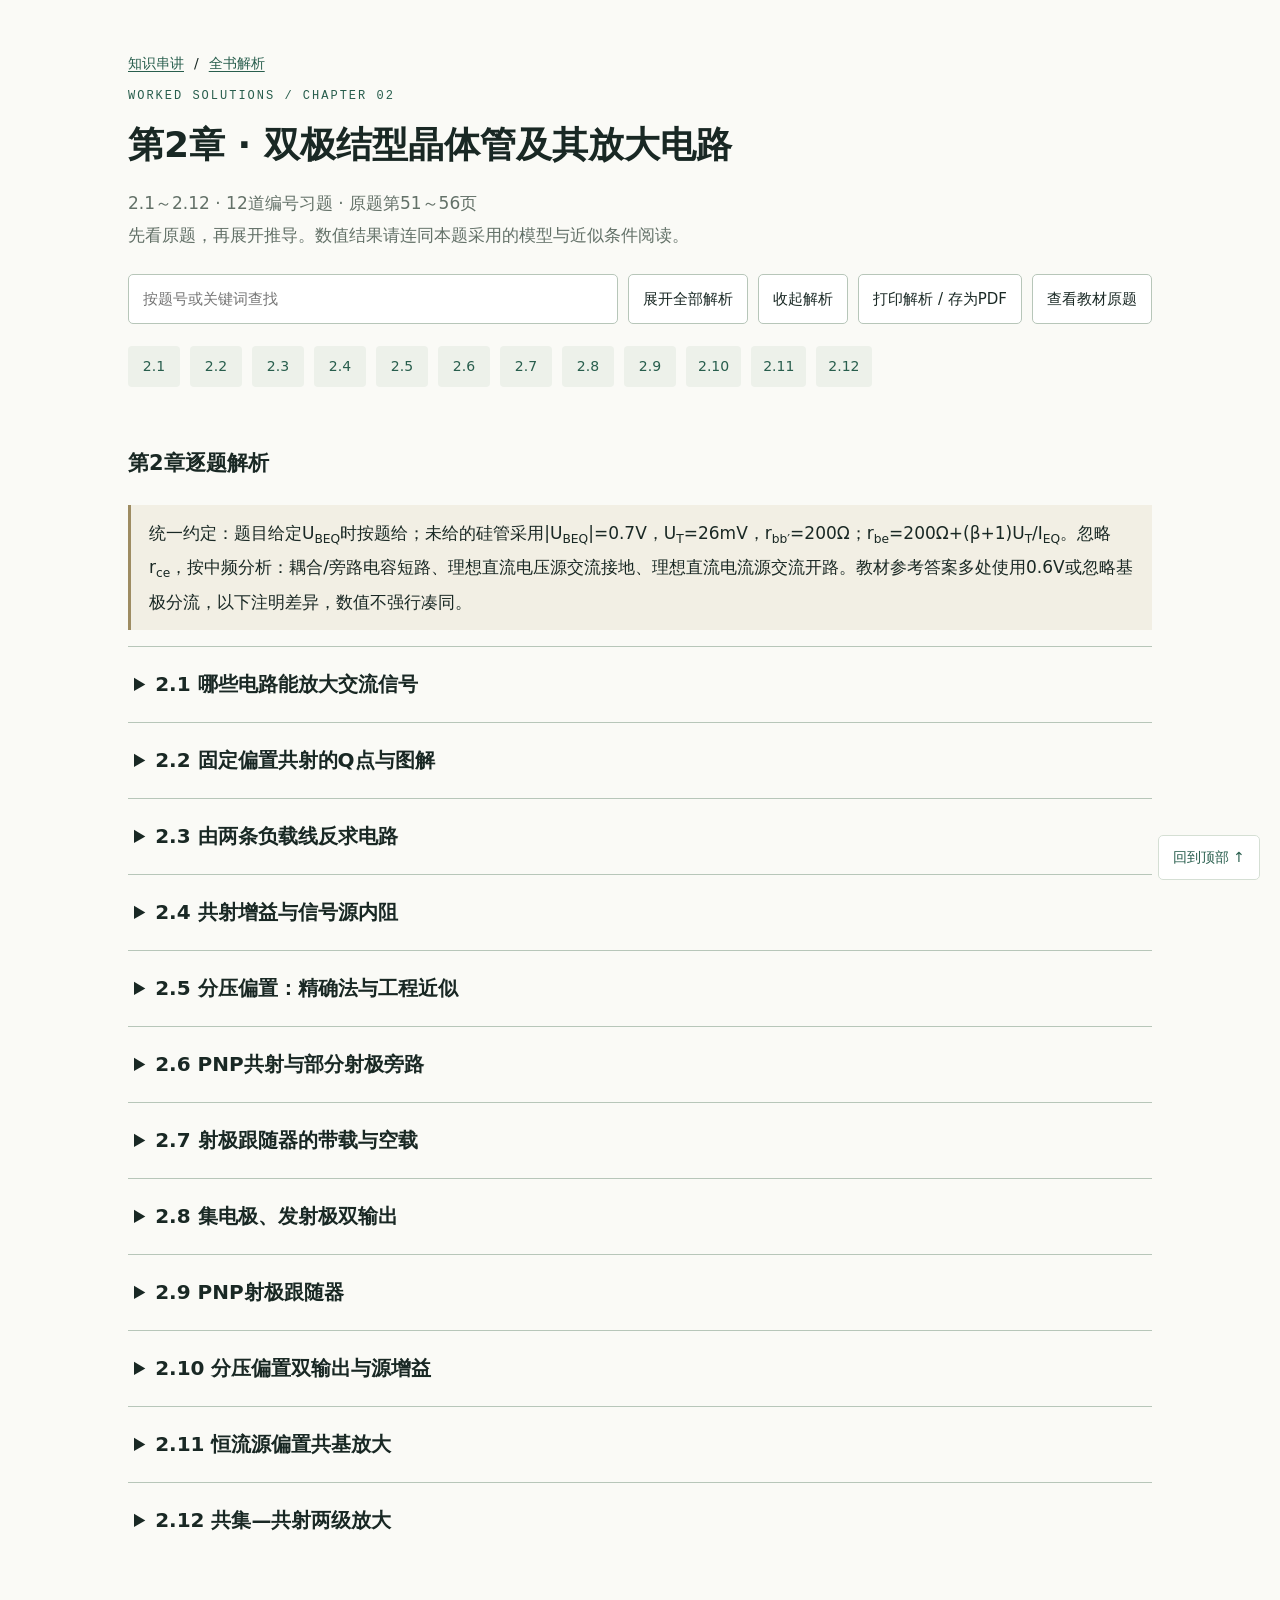
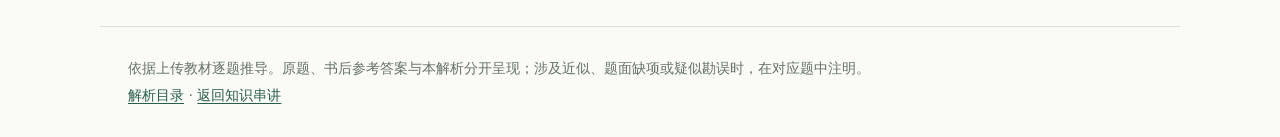
<file: solutions-2.html>
<!doctype html><html lang="zh-CN"><head><meta charset="UTF-8"><meta name="viewport" content="width=device-width,initial-scale=1"><title>第2章习题解析 · 模电学习手册</title><link rel="stylesheet" href="solutions.css"><script defer src="solutions.js"></script></head><body id="top"><header><div class="crumbs"><a href="index.html">知识串讲</a><span>/</span><a href="solutions.html">全书解析</a></div><p class="eyebrow">WORKED SOLUTIONS / CHAPTER 02</p><h1>第2章 · 双极结型晶体管及其放大电路</h1><p class="intro">2.1～2.12 · 12道编号习题 · 原题第51～56页<br>先看原题，再展开推导。数值结果请连同本题采用的模型与近似条件阅读。</p><div class="actions"><input type="search" data-search aria-label="查找解析" placeholder="按题号或关键词查找"><button data-expand>展开全部解析</button><button data-collapse>收起解析</button><button data-print>打印解析 / 存为PDF</button><button class="original-trigger" data-original>查看教材原题</button></div><nav class="question-nav" aria-label="本章题号"><a href="#solution-2-1">2.1</a><a href="#solution-2-2">2.2</a><a href="#solution-2-3">2.3</a><a href="#solution-2-4">2.4</a><a href="#solution-2-5">2.5</a><a href="#solution-2-6">2.6</a><a href="#solution-2-7">2.7</a><a href="#solution-2-8">2.8</a><a href="#solution-2-9">2.9</a><a href="#solution-2-10">2.10</a><a href="#solution-2-11">2.11</a><a href="#solution-2-12">2.12</a></nav></header><main><p id="nothing" hidden>没有匹配的解析，请换一个题号或关键词。</p><section data-solution-chapter="2"><h3>第2章逐题解析</h3><p class="warn-tip">统一约定：题目给定U<sub>BEQ</sub>时按题给；未给的硅管采用|U<sub>BEQ</sub>|=0.7V，U<sub>T</sub>=26mV，r<sub>bb′</sub>=200Ω；r<sub>be</sub>=200Ω+(β+1)U<sub>T</sub>/I<sub>EQ</sub>。忽略r<sub>ce</sub>，按中频分析：耦合/旁路电容短路、理想直流电压源交流接地、理想直流电流源交流开路。教材参考答案多处使用0.6V或忽略基极分流，以下注明差异，数值不强行凑同。</p>
<details class="solution" id="solution-2-1"><summary>2.1 哪些电路能放大交流信号</summary><div><p class="source">原题：<a href="pages/p51.jpg" target="_blank" rel="noopener">教材51页</a></p><details class="question-original"><summary>展开原题与电路图</summary><p class="muted">以下为原题所在整页，包含同页其他题；在图框内滚动查看，点击可放大。</p><div class="question-page-scroll" tabindex="0" role="region" aria-label="原题图页，可滚动"><figure><a href="pages/p51.jpg" aria-label="放大教材第51页"><img src="pages/p51.jpg" loading="lazy" decoding="async" alt="教材第51页：本题原题与电路图所在页，含同页其他题"></a><figcaption>教材第51页 · 点击放大</figcaption></figure></div></details><ol><li>图a能。它是PNP管配负电源的共射电路；适当偏置可使发射结正偏、集电结反偏，集电极电阻把电流变化转换成输出电压。</li><li>图b不能取得图示交流电压输出。集电极直接接理想V<sub>CC</sub>，交流等效为接地，输出交流电压为0；发射极是否变化不改变此处的结论。</li><li>图c能。NPN管配正电源，具有基极偏置、集电极负载和输入输出耦合电容；只要偏置使管子处于放大区，小信号可以放大。</li><li>图d不能。基极被导线直接钳在V<sub>CC</sub>，输入交流被理想电源短路；发射极接地还使基极—发射极缺少正常限流偏置，不能形成所需线性放大条件。</li></ol><p>图a、c“能”指电路结构允许，实际仍要用电阻值检查Q点，不能保证任意参数都不饱和。</p></div></details>
<details class="solution" id="solution-2-2"><summary>2.2 固定偏置共射的Q点与图解</summary><div><p class="source">原题：<a href="pages/p52.jpg" target="_blank" rel="noopener">教材52页</a></p><details class="question-original"><summary>展开原题与电路图</summary><p class="muted">以下为原题所在整页，包含同页其他题；在图框内滚动查看，点击可放大。</p><div class="question-page-scroll" tabindex="0" role="region" aria-label="原题图页，可滚动"><figure><a href="pages/p52.jpg" aria-label="放大教材第52页"><img src="pages/p52.jpg" loading="lazy" decoding="async" alt="教材第52页：本题原题与电路图所在页，含同页其他题"></a><figcaption>教材第52页 · 点击放大</figcaption></figure></div></details><p>（1）直流时C₁、C₂开路，R<sub>L</sub>不参与。题给U<sub>BEQ</sub>=0.6V、β=25。</p><div class="formula">I<sub>BQ</sub>=(12−0.6)/200k=57μA；<br>I<sub>CQ</sub>=25×57μA=1.425mA；<br>U<sub>CEQ</sub>=12−1.425mA×5k=4.875V。</div><p>V<sub>C</sub>=4.875V&gt;V<sub>B</sub>=0.6V，集电结反偏，放大区假设成立。</p><p>（2）直流负载线为i<sub>C</sub>=(12−u<sub>CE</sub>)/5k，连接(12V,0)和(0,2.4mA)。用I<sub>B</sub>=57μA对应曲线（40与60μA两条之间、靠近60μA）与负载线的交点读Q。</p><p>原图曲线是示意性质，与固定β=25的代数模型并非精确重合。按图在57μA附近插值，约读I<sub>CQ</sub>≈1.5mA、U<sub>CEQ</sub>≈4.5V；应保留读图精度，不能声称图上精确读出4.875V。第（1）问精确按给定β计算的结果为上式。</p><figure><svg viewbox="0 0 660 265" role="img" aria-label="2.2 直流负载线（横轴UCE/V，纵轴IC/mA）；Q=(4.875V,1.425mA)"><title>2.2 直流负载线（横轴UCE/V，纵轴IC/mA）；Q=(4.875V,1.425mA)</title><path d="M68 218H620 M68 218V35" fill="none" stroke="#687970" stroke-width="1"></path><path d="M68.0 214V222" stroke="#687970"></path><text x="68.0" y="242" text-anchor="middle" style="font-size:14px">0</text><path d="M292.25 214V222" stroke="#687970"></path><text x="292.25" y="242" text-anchor="middle" style="font-size:14px">4.875</text><path d="M620.0 214V222" stroke="#687970"></path><text x="620.0" y="242" text-anchor="middle" style="font-size:14px">12</text><text x="58" y="223.0" text-anchor="end" style="font-size:14px">0</text><text x="58" y="126.41666666666667" text-anchor="end" style="font-size:14px">1.425</text><text x="58" y="60.33333333333334" text-anchor="end" style="font-size:14px">2.4</text><polyline points="68.00,55.33 620.00,218.00" fill="none" stroke="#285e4d" stroke-width="3"></polyline><circle cx="292.25" cy="121.42" r="5" fill="#285e4d" stroke="none"></circle><text x="305" y="115" style="font-size:15px">Q</text></svg><figcaption>2.2 直流负载线（横轴UCE/V，纵轴IC/mA）；Q=(4.875V,1.425mA)</figcaption></figure></div></details>
<details class="solution" id="solution-2-3"><summary>2.3 由两条负载线反求电路</summary><div><p class="source">原题：<a href="pages/p52.jpg" target="_blank" rel="noopener">教材52页</a></p><details class="question-original"><summary>展开原题与电路图</summary><p class="muted">以下为原题所在整页，包含同页其他题；在图框内滚动查看，点击可放大。</p><div class="question-page-scroll" tabindex="0" role="region" aria-label="原题图页，可滚动"><figure><a href="pages/p52.jpg" aria-label="放大教材第52页"><img src="pages/p52.jpg" loading="lazy" decoding="async" alt="教材第52页：本题原题与电路图所在页，含同页其他题"></a><figcaption>教材第52页 · 点击放大</figcaption></figure></div></details><div class="solution-visual"><h4>看图分析</h4><figure class="solution-added-figure"><svg xmlns="http://www.w3.org/2000/svg" viewbox="0 0 850 410" role="img" aria-label="解析图2.3　从负载线截距识别直流、交流负载"><rect width="100%" height="100%" fill="white" stroke="none"></rect><text x="425" y="30" fill="#284f49" stroke="none" font-family="Arial,Microsoft YaHei,sans-serif" font-size="22" text-anchor="middle">2.3：两条线通过同一个Q点，横轴截距不同</text><path d="M100,350 L750,350" fill="none" stroke="#284f49" stroke-width="2.3"></path><path d="M100,350 L100,55" fill="none" stroke="#284f49" stroke-width="2.3"></path><text x="765" y="355" fill="#284f49" stroke="none" font-family="Arial,Microsoft YaHei,sans-serif" font-size="18" text-anchor="middle">uCE/V</text><text x="100" y="48" fill="#284f49" stroke="none" font-family="Arial,Microsoft YaHei,sans-serif" font-size="18" text-anchor="middle">iC/mA</text><path d="M100,350 L100,356" fill="none" stroke="#284f49" stroke-width="2.3"></path><text x="100" y="380" fill="#284f49" stroke="none" font-family="Arial,Microsoft YaHei,sans-serif" font-size="18" text-anchor="middle">0</text><path d="M390,350 L390,356" fill="none" stroke="#284f49" stroke-width="2.3"></path><text x="390" y="380" fill="#284f49" stroke="none" font-family="Arial,Microsoft YaHei,sans-serif" font-size="18" text-anchor="middle">5</text><path d="M564,350 L564,356" fill="none" stroke="#284f49" stroke-width="2.3"></path><text x="564" y="380" fill="#284f49" stroke="none" font-family="Arial,Microsoft YaHei,sans-serif" font-size="18" text-anchor="middle">8</text><path d="M680,350 L680,356" fill="none" stroke="#284f49" stroke-width="2.3"></path><text x="680" y="380" fill="#284f49" stroke="none" font-family="Arial,Microsoft YaHei,sans-serif" font-size="18" text-anchor="middle">10</text><path d="M94,240 L100,240" fill="none" stroke="#284f49" stroke-width="2.3"></path><text x="80" y="246" fill="#284f49" stroke="none" font-family="Arial,Microsoft YaHei,sans-serif" font-size="18" text-anchor="middle">2</text><path d="M94,130 L100,130" fill="none" stroke="#284f49" stroke-width="2.3"></path><text x="80" y="136" fill="#284f49" stroke="none" font-family="Arial,Microsoft YaHei,sans-serif" font-size="18" text-anchor="middle">4</text><path d="M100,130 L680,350" fill="none" stroke="#284f49" stroke-width="2.3"></path><path d="M100,56.666666666666686 L564,350" fill="none" stroke="#a65f31" stroke-width="2.3"></path><circle cx="390" cy="240" r="4" fill="#284f49" stroke="none"></circle><text x="402" y="228" fill="#284f49" stroke="none" font-family="Arial,Microsoft YaHei,sans-serif" font-size="18" text-anchor="start">Q(5 V, 2 mA)</text><path d="M390,350 L390,240" fill="none" stroke="#284f49" stroke-width="2.3" stroke-dasharray="5 5"></path><path d="M100,240 L390,240" fill="none" stroke="#284f49" stroke-width="2.3" stroke-dasharray="5 5"></path><text x="595" y="160" fill="#284f49" stroke="none" font-family="Arial,Microsoft YaHei,sans-serif" font-size="18" text-anchor="middle">直流：RC=2.5 kΩ</text><text x="450" y="90" fill="#a65f31" stroke="none" font-family="Arial,Microsoft YaHei,sans-serif" font-size="18" text-anchor="middle">交流：RC∥RL=1.5 kΩ</text></svg><figcaption>解析图2.3　从负载线截距识别直流、交流负载</figcaption></figure><p>直流线连接(10V,0)与(0,4mA)，交流线通过Q点并在8V处与横轴相交。输出向截止方向只能增加到8V，故从5V出发的峰值余量是3V；不能用直流横轴截距10V计算该交流摆幅。此图只重画两条负载线，不把晶体管输出特性近似成直线。</p></div><p>（1）直流负载线的横轴截距为10V，Q点坐标为(5V,2mA)，所在曲线标I<sub>B</sub>=40μA：</p><div class="formula">V<sub>CC</sub>=10V，I<sub>BQ</sub>=40μA，I<sub>CQ</sub>=2mA，U<sub>CEQ</sub>=5V。</div><p>（2）由直流负载线截距与Q点求R<sub>C</sub>，由交流线通过Q点并在8V处交横轴求交流负载：</p><div class="formula">R<sub>C</sub>=(10−5)/2mA=2.5kΩ；<br>R′=R<sub>C</sub>∥R<sub>L</sub>=(8−5)/2mA=1.5kΩ；<br>1/R<sub>L</sub>=1/1.5k−1/2.5k ⇒ R<sub>L</sub>=3.75kΩ。<br>取U<sub>BEQ</sub>=0.7V时，R<sub>B</sub>=(10−0.7)/40μA=232.5kΩ。</div><p>教材的235kΩ对应U<sub>BEQ</sub>=0.6V；题干未给该压降，必须说明选用值。</p><p>（3）沿交流线，截止方向电压余量为8−5=3V；饱和方向约为5−0.3=4.7V，较小者先限制。</p><div class="formula">u<sub>oM</sub>≈3V（峰值，有效值约2.12V）。</div><p>（4）由曲线间距可估交流β≈50。按本章小信号模型，r<sub>be</sub>≈200+50×26mV/2mA=850Ω。</p><div class="formula">A<sub>u</sub>≈−50×1.5k/850≈−88.24；<br>u<sub>iM</sub>≈3/88.24=34mV（峰值）。</div><p>34mV是按小信号模型外推到截止边界的估算；仅有输出特性不能精确确定输入电压波形的非线性边界，若有输入特性应结合它进一步读图。</p></div></details>
<details class="solution" id="solution-2-4"><summary>2.4 共射增益与信号源内阻</summary><div><p class="source">原题：<a href="pages/p52.jpg" target="_blank" rel="noopener">教材52页</a>、<a href="pages/p53.jpg" target="_blank" rel="noopener">教材53页</a></p><details class="question-original"><summary>展开原题与电路图</summary><p class="muted">以下为原题所在整页，包含同页其他题；在图框内滚动查看，点击可放大。</p><div class="question-page-scroll" tabindex="0" role="region" aria-label="原题图页，可滚动"><figure><a href="pages/p52.jpg" aria-label="放大教材第52页"><img src="pages/p52.jpg" loading="lazy" decoding="async" alt="教材第52页：本题原题与电路图所在页，含同页其他题"></a><figcaption>教材第52页 · 点击放大</figcaption></figure><figure><a href="pages/p53.jpg" aria-label="放大教材第53页"><img src="pages/p53.jpg" loading="lazy" decoding="async" alt="教材第53页：本题原题与电路图所在页，含同页其他题"></a><figcaption>教材第53页 · 点击放大</figcaption></figure></div></details><p>（1）先断开电容求静态，图中无发射极电阻，也无外接交流负载。</p><div class="formula">I<sub>BQ</sub>=(12−0.7)/300k=37.667μA；I<sub>CQ</sub>=1.8833mA；<br>I<sub>EQ</sub>=51I<sub>BQ</sub>=1.921mA；U<sub>CEQ</sub>=12−1.8833mA×4k=4.4667V。</div><p>V<sub>C</sub>&gt;V<sub>B</sub>，管子在放大区。</p><p>（2）交流模型如下：R<sub>B</sub>、R<sub>C</sub>上端原来接电源，现在均接交流地；发射极接地，输出取集电极。</p><figure><svg viewbox="0 0 720 360" role="img" aria-label="交流小信号等效电路"><title>交流小信号等效电路</title><path d="M160 200H210 M254 200H340 M340 60V90 M340 160V200" fill="none" stroke="#24352c" stroke-width="2"></path><rect x="210" y="191" width="44" height="18" fill="none" stroke="#24352c"></rect><text x="213" y="182" style="font-size:15px">rbe</text><text x="145" y="183" style="font-size:15px">b</text><text x="322" y="52" style="font-size:15px">c</text><text x="323" y="223" style="font-size:15px">e</text><path d="M340 90L365 125L340 160L315 125Z M340 108V142 M334 133L340 142L346 133" fill="none" stroke="#24352c" stroke-width="2"></path><text x="375" y="132" style="font-size:15px">β ib</text><path d="M35 200H70 M114 200H160" fill="none" stroke="#24352c" stroke-width="2"></path><rect x="70" y="191" width="44" height="18" fill="none" stroke="#24352c"></rect><text x="72" y="180" style="font-size:15px">Rs</text><text x="27" y="182" style="font-size:15px">us</text><text x="120" y="226" style="font-size:15px">ui</text><path d="M160 200V234.0 M160 266.0V300" fill="none" stroke="#24352c" stroke-width="2"></path><rect x="152" y="234.0" width="16" height="32" fill="none" stroke="#24352c"></rect><text x="174" y="255.0" style="font-size:15px">RB=300k</text><path d="M160 300v8 M147 308h26 M151 314h18 M156 320h8" fill="none" stroke="#24352c" stroke-width="2"></path><path d="M340 60H580" fill="none" stroke="#24352c" stroke-width="2"></path><text x="582" y="66" style="font-size:15px">uo</text><path d="M500 60V75" fill="none" stroke="#24352c" stroke-width="2"></path><path d="M500 75V101.5 M500 133.5V160" fill="none" stroke="#24352c" stroke-width="2"></path><rect x="492" y="101.5" width="16" height="32" fill="none" stroke="#24352c"></rect><text x="514" y="122.5" style="font-size:15px">RC=4k</text><path d="M500 160v8 M487 168h26 M491 174h18 M496 180h8" fill="none" stroke="#24352c" stroke-width="2"></path><path d="M340 200v8 M327 208h26 M331 214h18 M336 220h8" fill="none" stroke="#24352c" stroke-width="2"></path><circle cx="160" cy="200" r="3" fill="#24352c" stroke="none"></circle><circle cx="340" cy="200" r="3" fill="#24352c" stroke="none"></circle><circle cx="340" cy="60" r="3" fill="#24352c" stroke="none"></circle></svg><figcaption>中频交流模型：电压电源交流接地，耦合/旁路电容短路；受控电流方向为增量参考方向。</figcaption></figure><p>（3）</p><div class="formula">r<sub>be</sub>=200+51×26mV/1.921mA=890.27Ω。</div><p>（4）先求电路端口增益，再把R<sub>s</sub>的分压计入。</p><div class="formula">A<sub>u</sub>=−βR<sub>C</sub>/r<sub>be</sub>=−224.65；<br>R<sub>i</sub>=300k∥890.27Ω=887.63Ω；<br>A<sub>us</sub>=A<sub>u</sub>R<sub>i</sub>/(R<sub>s</sub>+R<sub>i</sub>)=−143.70。</div><p>负号代表反相。若采用教材参考答案隐含的0.6V，则得到I<sub>BQ</sub>=38μA、I<sub>CQ</sub>=1.9mA、U<sub>CEQ</sub>=4.4V、r<sub>be</sub>≈884.21Ω、A<sub>u</sub>≈−226.19、A<sub>us</sub>≈−144.34；书后−145还包含取整。</p></div></details>
<details class="solution" id="solution-2-5"><summary>2.5 分压偏置：精确法与工程近似</summary><div><p class="source">原题：<a href="pages/p52.jpg" target="_blank" rel="noopener">教材52页</a>、<a href="pages/p53.jpg" target="_blank" rel="noopener">教材53页</a></p><details class="question-original"><summary>展开原题与电路图</summary><p class="muted">以下为原题所在整页，包含同页其他题；在图框内滚动查看，点击可放大。</p><div class="question-page-scroll" tabindex="0" role="region" aria-label="原题图页，可滚动"><figure><a href="pages/p52.jpg" aria-label="放大教材第52页"><img src="pages/p52.jpg" loading="lazy" decoding="async" alt="教材第52页：本题原题与电路图所在页，含同页其他题"></a><figcaption>教材第52页 · 点击放大</figcaption></figure><figure><a href="pages/p53.jpg" aria-label="放大教材第53页"><img src="pages/p53.jpg" loading="lazy" decoding="async" alt="教材第53页：本题原题与电路图所在页，含同页其他题"></a><figcaption>教材第53页 · 点击放大</figcaption></figure></div></details><p>（1）不能直接认定基极电位等于4V，因为基极电流会加载分压网络。先对60kΩ、20kΩ作戴维南等效：</p><div class="formula">V<sub>BB</sub>=16×20/(60+20)=4V；R<sub>B</sub>=60k∥20k=15kΩ。<br>I<sub>BQ</sub>=(4−0.7)/[15k+61×2k]=24.088μA；<br>I<sub>CQ</sub>=1.4453mA，I<sub>EQ</sub>=1.4693mA；<br>U<sub>CEQ</sub>=16−I<sub>CQ</sub>·3k−I<sub>EQ</sub>·2k=8.7255V。</div><p>V<sub>B</sub>=0.7+2kI<sub>E</sub>=3.6387V，V<sub>C</sub>=11.6642V，集电结反偏。</p><p>（2）旁路电容把2kΩ射极电阻交流短路；输入偏置电阻为60k∥20k，输出负载为3k∥6k。</p><figure><svg viewbox="0 0 720 360" role="img" aria-label="交流小信号等效电路"><title>交流小信号等效电路</title><path d="M160 200H210 M254 200H340 M340 60V90 M340 160V200" fill="none" stroke="#24352c" stroke-width="2"></path><rect x="210" y="191" width="44" height="18" fill="none" stroke="#24352c"></rect><text x="213" y="182" style="font-size:15px">rbe</text><text x="145" y="183" style="font-size:15px">b</text><text x="322" y="52" style="font-size:15px">c</text><text x="323" y="223" style="font-size:15px">e</text><path d="M340 90L365 125L340 160L315 125Z M340 108V142 M334 133L340 142L346 133" fill="none" stroke="#24352c" stroke-width="2"></path><text x="375" y="132" style="font-size:15px">β ib</text><path d="M40 200H160" fill="none" stroke="#24352c" stroke-width="2"></path><text x="120" y="226" style="font-size:15px">ui</text><path d="M160 200V234.0 M160 266.0V300" fill="none" stroke="#24352c" stroke-width="2"></path><rect x="152" y="234.0" width="16" height="32" fill="none" stroke="#24352c"></rect><text x="174" y="255.0" style="font-size:15px">RB=15k</text><path d="M160 300v8 M147 308h26 M151 314h18 M156 320h8" fill="none" stroke="#24352c" stroke-width="2"></path><path d="M340 60H580" fill="none" stroke="#24352c" stroke-width="2"></path><text x="582" y="66" style="font-size:15px">uo</text><path d="M500 60V75" fill="none" stroke="#24352c" stroke-width="2"></path><path d="M500 75V101.5 M500 133.5V160" fill="none" stroke="#24352c" stroke-width="2"></path><rect x="492" y="101.5" width="16" height="32" fill="none" stroke="#24352c"></rect><text x="514" y="122.5" style="font-size:15px">RC=3k</text><path d="M500 160v8 M487 168h26 M491 174h18 M496 180h8" fill="none" stroke="#24352c" stroke-width="2"></path><path d="M580 60V75" fill="none" stroke="#24352c" stroke-width="2"></path><path d="M580 75V101.5 M580 133.5V160" fill="none" stroke="#24352c" stroke-width="2"></path><rect x="572" y="101.5" width="16" height="32" fill="none" stroke="#24352c"></rect><text x="594" y="122.5" style="font-size:15px">RL=6k</text><path d="M580 160v8 M567 168h26 M571 174h18 M576 180h8" fill="none" stroke="#24352c" stroke-width="2"></path><path d="M340 200v8 M327 208h26 M331 214h18 M336 220h8" fill="none" stroke="#24352c" stroke-width="2"></path><circle cx="160" cy="200" r="3" fill="#24352c" stroke="none"></circle><circle cx="340" cy="200" r="3" fill="#24352c" stroke="none"></circle><circle cx="340" cy="60" r="3" fill="#24352c" stroke="none"></circle></svg><figcaption>中频交流模型：电压电源交流接地，耦合/旁路电容短路；受控电流方向为增量参考方向。</figcaption></figure><p>（3）r<sub>be</sub>=200+61×26mV/1.4693mA=1279.39Ω。</p><p>（4）A<sub>u</sub>=−60×(3k∥6k)/1279.39=−93.79。</p><p>（5）保持其余参数不变，令U<sub>CEQ</sub>=4V。先从集电极—发射极回路反求所需基极电流：</p><div class="formula">I<sub>B</sub>=(16−4)/[60×3k+61×2k]=39.735μA；<br>V<sub>B</sub>=0.7+61I<sub>B</sub>×2k=5.54768V；<br>(16−V<sub>B</sub>)/R<sub>b1</sub>=V<sub>B</sub>/20k+I<sub>B</sub><br>⇒R<sub>b1</sub>=32.960kΩ。</div><p class="warn-tip">与教材的差别：书后前四问取U<sub>BE</sub>=0.6V并忽略基极分流，得I<sub>E</sub>≈(4−0.6)/2k=1.7mA、I<sub>C</sub>≈1.672mA、U<sub>CE</sub>≈7.584V、r<sub>be</sub>≈1133Ω、A<sub>u</sub>≈−106。这里R<sub>B</sub>/[(β+1)R<sub>E</sub>]=15/122≈0.123，分流误差不能认为完全可忽略。书后第（5）问“3818Ω”不满足目标Q点；38.18kΩ可由“忽略基极分流、I<sub>C</sub>≈I<sub>E</sub>、U<sub>BE</sub>=0.7V”的工程近似得到，而保留基极分流的结果是32.96kΩ。</p></div></details>
<details class="solution" id="solution-2-6"><summary>2.6 PNP共射与部分射极旁路</summary><div><p class="source">原题：<a href="pages/p53.jpg" target="_blank" rel="noopener">教材53页</a>、<a href="pages/p54.jpg" target="_blank" rel="noopener">教材54页</a></p><details class="question-original"><summary>展开原题与电路图</summary><p class="muted">以下为原题所在整页，包含同页其他题；在图框内滚动查看，点击可放大。</p><div class="question-page-scroll" tabindex="0" role="region" aria-label="原题图页，可滚动"><figure><a href="pages/p53.jpg" aria-label="放大教材第53页"><img src="pages/p53.jpg" loading="lazy" decoding="async" alt="教材第53页：本题原题与电路图所在页，含同页其他题"></a><figcaption>教材第53页 · 点击放大</figcaption></figure><figure><a href="pages/p54.jpg" aria-label="放大教材第54页"><img src="pages/p54.jpg" loading="lazy" decoding="async" alt="教材第54页：本题原题与电路图所在页，含同页其他题"></a><figcaption>教材第54页 · 点击放大</figcaption></figure></div></details><p>（1）此图是PNP管、−12V电源。电流先用正的大小计算，节点电位再保留负号。直流时两个射极电阻都在电路中，R<sub>E</sub>=0.2+1.3=1.5kΩ。</p><div class="formula">|V<sub>BB</sub>|=12×10/(33+10)=2.79070V；R<sub>B</sub>=33k∥10k=7.67442kΩ；<br>|I<sub>BQ</sub>|=(2.79070−0.7)/(7.67442k+61×1.5k)=21.081μA；<br>|I<sub>CQ</sub>|=1.26486mA，|I<sub>EQ</sub>|=1.28594mA；<br>V<sub>E</sub>=−1.92891V，V<sub>B</sub>=−2.62891V，V<sub>C</sub>=−12+1.26486mA×3.3k=−7.82596V；<br>U<sub>ECQ</sub>=V<sub>E</sub>−V<sub>C</sub>=5.89705V。</div><p>V<sub>E</sub>&gt;V<sub>B</sub>&gt;V<sub>C</sub>，PNP放大区条件成立。若采用有向U<sub>CE</sub>，则U<sub>CEQ</sub>=−5.89705V。</p><p>（2）交流时仅R<sub>e2</sub>被旁路，R<sub>e1</sub>=200Ω必须保留。PNP增量模型仍可用所示参考方向的r<sub>be</sub>和βi<sub>b</sub>，不要把PNP误认为输出一定同相。</p><figure><svg viewbox="0 0 720 360" role="img" aria-label="交流小信号等效电路"><title>交流小信号等效电路</title><path d="M160 200H210 M254 200H340 M340 60V90 M340 160V200" fill="none" stroke="#24352c" stroke-width="2"></path><rect x="210" y="191" width="44" height="18" fill="none" stroke="#24352c"></rect><text x="213" y="182" style="font-size:15px">rbe</text><text x="145" y="183" style="font-size:15px">b</text><text x="322" y="52" style="font-size:15px">c</text><text x="323" y="223" style="font-size:15px">e</text><path d="M340 90L365 125L340 160L315 125Z M340 108V142 M334 133L340 142L346 133" fill="none" stroke="#24352c" stroke-width="2"></path><text x="375" y="132" style="font-size:15px">β ib</text><path d="M35 200H70 M114 200H160" fill="none" stroke="#24352c" stroke-width="2"></path><rect x="70" y="191" width="44" height="18" fill="none" stroke="#24352c"></rect><text x="72" y="180" style="font-size:15px">Rs</text><text x="27" y="182" style="font-size:15px">us</text><text x="120" y="226" style="font-size:15px">ui</text><path d="M160 200V234.0 M160 266.0V300" fill="none" stroke="#24352c" stroke-width="2"></path><rect x="152" y="234.0" width="16" height="32" fill="none" stroke="#24352c"></rect><text x="174" y="255.0" style="font-size:15px">RB=7.674k</text><path d="M160 300v8 M147 308h26 M151 314h18 M156 320h8" fill="none" stroke="#24352c" stroke-width="2"></path><path d="M340 60H580" fill="none" stroke="#24352c" stroke-width="2"></path><text x="582" y="66" style="font-size:15px">uo</text><path d="M500 60V75" fill="none" stroke="#24352c" stroke-width="2"></path><path d="M500 75V101.5 M500 133.5V160" fill="none" stroke="#24352c" stroke-width="2"></path><rect x="492" y="101.5" width="16" height="32" fill="none" stroke="#24352c"></rect><text x="514" y="122.5" style="font-size:15px">RC=3.3k</text><path d="M500 160v8 M487 168h26 M491 174h18 M496 180h8" fill="none" stroke="#24352c" stroke-width="2"></path><path d="M580 60V75" fill="none" stroke="#24352c" stroke-width="2"></path><path d="M580 75V101.5 M580 133.5V160" fill="none" stroke="#24352c" stroke-width="2"></path><rect x="572" y="101.5" width="16" height="32" fill="none" stroke="#24352c"></rect><text x="594" y="122.5" style="font-size:15px">RL=5.1k</text><path d="M580 160v8 M567 168h26 M571 174h18 M576 180h8" fill="none" stroke="#24352c" stroke-width="2"></path><path d="M340 200V234.0 M340 266.0V300" fill="none" stroke="#24352c" stroke-width="2"></path><rect x="332" y="234.0" width="16" height="32" fill="none" stroke="#24352c"></rect><text x="354" y="255.0" style="font-size:15px">Re1=200Ω</text><path d="M340 300v8 M327 308h26 M331 314h18 M336 320h8" fill="none" stroke="#24352c" stroke-width="2"></path><circle cx="160" cy="200" r="3" fill="#24352c" stroke="none"></circle><circle cx="340" cy="200" r="3" fill="#24352c" stroke="none"></circle><circle cx="340" cy="60" r="3" fill="#24352c" stroke="none"></circle></svg><figcaption>中频交流模型：电压电源交流接地，耦合/旁路电容短路；受控电流方向为增量参考方向。</figcaption></figure><p>（3）先算r<sub>be</sub>=200+61×26mV/1.28594mA=1433.34Ω。</p><div class="formula">R<sub>i</sub>=7.67442k∥[1433.34+61×200]Ω=4.91032kΩ；<br>R<sub>o</sub>≈R<sub>C</sub>=3.3kΩ。</div><p>（4）</p><div class="formula">A<sub>u</sub>=−60(3.3k∥5.1k)/(1433.34+61×200)=−8.81767；<br>A<sub>us</sub>=A<sub>u</sub>×4.91032/(4.91032+0.6)=−7.85755。</div><p class="warn-tip">教材用0.6V及不计分压支路基极电流的近似，得U<sub>ECQ</sub>约5.07V、增益绝对值8.914和7.94。原题u<sub>i</sub>、u<sub>o</sub>均为上正下负，共射应反相，所以有符号增益应为负；书后两个正值应理解为幅值，不能当同相结论。</p></div></details>
<details class="solution" id="solution-2-7"><summary>2.7 射极跟随器的带载与空载</summary><div><p class="source">原题：<a href="pages/p54.jpg" target="_blank" rel="noopener">教材54页</a></p><details class="question-original"><summary>展开原题与电路图</summary><p class="muted">以下为原题所在整页，包含同页其他题；在图框内滚动查看，点击可放大。</p><div class="question-page-scroll" tabindex="0" role="region" aria-label="原题图页，可滚动"><figure><a href="pages/p54.jpg" aria-label="放大教材第54页"><img src="pages/p54.jpg" loading="lazy" decoding="async" alt="教材第54页：本题原题与电路图所在页，含同页其他题"></a><figcaption>教材第54页 · 点击放大</figcaption></figure></div></details><p>（1）直流时R<sub>L</sub>由C₂隔开，基极与射极回路串联计算。</p><div class="formula">I<sub>BQ</sub>=(15−0.7)/[200k+81×3k]=32.280μA；<br>I<sub>CQ</sub>=2.58239mA，I<sub>EQ</sub>=2.61467mA；<br>U<sub>CEQ</sub>=15−2.61467mA×3k=7.15598V；<br>r<sub>be</sub>=200+81×26mV/2.61467mA=1005.45Ω。</div><p>集电极为15V，基极约8.544V，放大区成立。参考答案的0.0325mA、2.6mA、7.1V对应采用0.6V。</p><p>（2）交流时集电极接地，输入在b、输出在e：</p><figure><svg viewbox="0 0 720 360" role="img" aria-label="交流小信号等效电路"><title>交流小信号等效电路</title><path d="M160 200H210 M254 200H340 M340 60V90 M340 160V200" fill="none" stroke="#24352c" stroke-width="2"></path><rect x="210" y="191" width="44" height="18" fill="none" stroke="#24352c"></rect><text x="213" y="182" style="font-size:15px">rbe</text><text x="145" y="183" style="font-size:15px">b</text><text x="322" y="52" style="font-size:15px">c</text><text x="323" y="223" style="font-size:15px">e</text><path d="M340 90L365 125L340 160L315 125Z M340 108V142 M334 133L340 142L346 133" fill="none" stroke="#24352c" stroke-width="2"></path><text x="375" y="132" style="font-size:15px">β ib</text><path d="M35 200H70 M114 200H160" fill="none" stroke="#24352c" stroke-width="2"></path><rect x="70" y="191" width="44" height="18" fill="none" stroke="#24352c"></rect><text x="72" y="180" style="font-size:15px">Rs</text><text x="27" y="182" style="font-size:15px">us</text><text x="120" y="226" style="font-size:15px">ui</text><path d="M160 200V234.0 M160 266.0V300" fill="none" stroke="#24352c" stroke-width="2"></path><rect x="152" y="234.0" width="16" height="32" fill="none" stroke="#24352c"></rect><text x="174" y="255.0" style="font-size:15px">RB=200k</text><path d="M160 300v8 M147 308h26 M151 314h18 M156 320h8" fill="none" stroke="#24352c" stroke-width="2"></path><path d="M340 60H500" fill="none" stroke="#24352c" stroke-width="2"></path><path d="M500 60v8 M487 68h26 M491 74h18 M496 80h8" fill="none" stroke="#24352c" stroke-width="2"></path><path d="M340 200H580" fill="none" stroke="#24352c" stroke-width="2"></path><text x="582" y="206" style="font-size:15px">uo</text><path d="M340 200V234.0 M340 266.0V300" fill="none" stroke="#24352c" stroke-width="2"></path><rect x="332" y="234.0" width="16" height="32" fill="none" stroke="#24352c"></rect><text x="354" y="255.0" style="font-size:15px">RE=3k</text><path d="M340 300v8 M327 308h26 M331 314h18 M336 320h8" fill="none" stroke="#24352c" stroke-width="2"></path><path d="M580 200V234.0 M580 266.0V300" fill="none" stroke="#24352c" stroke-width="2"></path><rect x="572" y="234.0" width="16" height="32" fill="none" stroke="#24352c"></rect><text x="594" y="255.0" style="font-size:15px">RL</text><path d="M580 300v8 M567 308h26 M571 314h18 M576 320h8" fill="none" stroke="#24352c" stroke-width="2"></path><circle cx="160" cy="200" r="3" fill="#24352c" stroke="none"></circle><circle cx="340" cy="200" r="3" fill="#24352c" stroke="none"></circle><circle cx="340" cy="60" r="3" fill="#24352c" stroke="none"></circle></svg><figcaption>中频交流模型：电压电源交流接地，耦合/旁路电容短路；受控电流方向为增量参考方向。</figcaption></figure><p>（3）令R′<sub>E</sub>=R<sub>E</sub>∥R<sub>L</sub>。</p><div class="formula">A<sub>u</sub>=(β+1)R′<sub>E</sub>/[r<sub>be</sub>+(β+1)R′<sub>E</sub>]；<br>R<sub>i</sub>=R<sub>B</sub>∥[r<sub>be</sub>+(β+1)R′<sub>E</sub>]。</div><table><tr><th>负载</th><th>R′<sub>E</sub></th><th>电压增益</th><th>输入电阻</th></tr><tr><td>R<sub>L</sub>=3kΩ</td><td>1.5kΩ</td><td>A<sub>u1</sub>=0.99179</td><td>R<sub>i1</sub>=75.971kΩ</td></tr><tr><td>R<sub>L</sub>=∞</td><td>3kΩ</td><td>A<sub>u2</sub>=0.99588</td><td>R<sub>i2</sub>=109.911kΩ</td></tr></table><p>（4）求输出电阻时取下R<sub>L</sub>、将信号源u<sub>s</sub>置零，但保留R<sub>s</sub>。</p><div class="formula">R<sub>o</sub>=R<sub>E</sub>∥{[r<sub>be</sub>+(R<sub>s</sub>∥R<sub>B</sub>)]/(β+1)}<br>=3k∥[(1005.45+1980.20)/81]Ω=36.413Ω。</div><p>电压增益接近1并不意味着没用：它能减轻前级负担，并用较低输出电阻驱动后级。</p></div></details>
<details class="solution" id="solution-2-8"><summary>2.8 集电极、发射极双输出</summary><div><p class="source">原题：<a href="pages/p54.jpg" target="_blank" rel="noopener">教材54页</a></p><details class="question-original"><summary>展开原题与电路图</summary><p class="muted">以下为原题所在整页，包含同页其他题；在图框内滚动查看，点击可放大。</p><div class="question-page-scroll" tabindex="0" role="region" aria-label="原题图页，可滚动"><figure><a href="pages/p54.jpg" aria-label="放大教材第54页"><img src="pages/p54.jpg" loading="lazy" decoding="async" alt="教材第54页：本题原题与电路图所在页，含同页其他题"></a><figcaption>教材第54页 · 点击放大</figcaption></figure></div></details><p>（1）基极回路中包含折算后的射极电阻：</p><div class="formula">I<sub>BQ</sub>=(12−0.7)/[300k+51×2k]=28.109μA；<br>I<sub>CQ</sub>=1.40547mA，I<sub>EQ</sub>=1.43358mA；<br>U<sub>CEQ</sub>=12−1.40547mA×2k−1.43358mA×2k=6.32189V；<br>r<sub>be</sub>=200+51×26mV/1.43358mA=1124.96Ω。</div><p>V<sub>B</sub>≈3.567V，V<sub>C</sub>≈9.189V，放大区成立。</p><p>（2）射极电阻没有旁路，交流必须保留；两输出端均未接负载：</p><figure><svg viewbox="0 0 720 360" role="img" aria-label="交流小信号等效电路"><title>交流小信号等效电路</title><path d="M160 200H210 M254 200H340 M340 60V90 M340 160V200" fill="none" stroke="#24352c" stroke-width="2"></path><rect x="210" y="191" width="44" height="18" fill="none" stroke="#24352c"></rect><text x="213" y="182" style="font-size:15px">rbe</text><text x="145" y="183" style="font-size:15px">b</text><text x="322" y="52" style="font-size:15px">c</text><text x="323" y="223" style="font-size:15px">e</text><path d="M340 90L365 125L340 160L315 125Z M340 108V142 M334 133L340 142L346 133" fill="none" stroke="#24352c" stroke-width="2"></path><text x="375" y="132" style="font-size:15px">β ib</text><path d="M40 200H160" fill="none" stroke="#24352c" stroke-width="2"></path><text x="120" y="226" style="font-size:15px">ui</text><path d="M160 200V234.0 M160 266.0V300" fill="none" stroke="#24352c" stroke-width="2"></path><rect x="152" y="234.0" width="16" height="32" fill="none" stroke="#24352c"></rect><text x="174" y="255.0" style="font-size:15px">RB=300k</text><path d="M160 300v8 M147 308h26 M151 314h18 M156 320h8" fill="none" stroke="#24352c" stroke-width="2"></path><path d="M340 60H580" fill="none" stroke="#24352c" stroke-width="2"></path><text x="582" y="66" style="font-size:15px">uo₁</text><path d="M500 60V75" fill="none" stroke="#24352c" stroke-width="2"></path><path d="M500 75V101.5 M500 133.5V160" fill="none" stroke="#24352c" stroke-width="2"></path><rect x="492" y="101.5" width="16" height="32" fill="none" stroke="#24352c"></rect><text x="514" y="122.5" style="font-size:15px">RC=2k</text><path d="M500 160v8 M487 168h26 M491 174h18 M496 180h8" fill="none" stroke="#24352c" stroke-width="2"></path><path d="M340 200H580" fill="none" stroke="#24352c" stroke-width="2"></path><text x="582" y="206" style="font-size:15px">uo₂</text><path d="M340 200V234.0 M340 266.0V300" fill="none" stroke="#24352c" stroke-width="2"></path><rect x="332" y="234.0" width="16" height="32" fill="none" stroke="#24352c"></rect><text x="354" y="255.0" style="font-size:15px">RE=2k</text><path d="M340 300v8 M327 308h26 M331 314h18 M336 320h8" fill="none" stroke="#24352c" stroke-width="2"></path><circle cx="160" cy="200" r="3" fill="#24352c" stroke="none"></circle><circle cx="340" cy="200" r="3" fill="#24352c" stroke="none"></circle><circle cx="340" cy="60" r="3" fill="#24352c" stroke="none"></circle></svg><figcaption>中频交流模型：电压电源交流接地，耦合/旁路电容短路；受控电流方向为增量参考方向。</figcaption></figure><p>（3）输入电压为i<sub>b</sub>[r<sub>be</sub>+(β+1)R<sub>E</sub>]。集电极输出为−βi<sub>b</sub>R<sub>C</sub>，发射极输出为(β+1)i<sub>b</sub>R<sub>E</sub>。</p><div class="formula">A<sub>u1</sub>=−50×2000/(1124.96+51×2000)=−0.96970；<br>A<sub>u2</sub>=51×2000/(1124.96+51×2000)=+0.98909。</div><p>（4）</p><div class="formula">R<sub>i</sub>=300k∥[1124.96+51×2000]Ω=76.744kΩ；<br>R<sub>o1</sub>≈R<sub>C</sub>=2kΩ；<br>R<sub>o2</sub>=R<sub>E</sub>∥[r<sub>be</sub>/(β+1)]=21.817Ω。</div><p>本题输入是理想u<sub>i</sub>电压源，求R<sub>o2</sub>将其置零后基极直接交流接地，不能再把300kΩ串入射极折算式。书后静态数值采用0.6V；其中A<sub>u1</sub>=0.97漏了集电极输出的反相负号。</p></div></details>
<details class="solution" id="solution-2-9"><summary>2.9 PNP射极跟随器</summary><div><p class="source">原题：<a href="pages/p54.jpg" target="_blank" rel="noopener">教材54页</a>、<a href="pages/p55.jpg" target="_blank" rel="noopener">教材55页</a></p><details class="question-original"><summary>展开原题与电路图</summary><p class="muted">以下为原题所在整页，包含同页其他题；在图框内滚动查看，点击可放大。</p><div class="question-page-scroll" tabindex="0" role="region" aria-label="原题图页，可滚动"><figure><a href="pages/p54.jpg" aria-label="放大教材第54页"><img src="pages/p54.jpg" loading="lazy" decoding="async" alt="教材第54页：本题原题与电路图所在页，含同页其他题"></a><figcaption>教材第54页 · 点击放大</figcaption></figure><figure><a href="pages/p55.jpg" aria-label="放大教材第55页"><img src="pages/p55.jpg" loading="lazy" decoding="async" alt="教材第55页：本题原题与电路图所在页，含同页其他题"></a><figcaption>教材第55页 · 点击放大</figcaption></figure></div></details><p>先辨端子：图中PNP管<strong>上方带箭头支路为发射极e</strong>，经R<sub>e</sub>接+V<sub>EE</sub>=12V；下方集电极c接地；输出耦合电容从上方发射极节点引出。因此它是共集电路，输出与输入同相。</p><p>（1）电流用大小表示。基极电流流经260kΩ到地，故V<sub>B</sub>=I<sub>B</sub>R<sub>b</sub>，V<sub>E</sub>=V<sub>B</sub>+0.7。</p><div class="formula">I<sub>BQ</sub>=(12−0.7)/[260k+51×5.1k]=21.727μA；<br>I<sub>CQ</sub>=1.08633mA，I<sub>EQ</sub>=1.10806mA；<br>V<sub>E</sub>=12−I<sub>E</sub>·5.1k=6.34891V，V<sub>B</sub>=5.64891V；<br>U<sub>ECQ</sub>=6.34891V（若写U<sub>CEQ</sub>则为−6.34891V）。</div><p>V<sub>E</sub>&gt;V<sub>B</sub>&gt;V<sub>C</sub>=0，符合PNP放大区。</p><p>（2）交流时集电极、电源均为交流地，R<sub>e</sub>和R<sub>L</sub>都从e接地。</p><figure><svg viewbox="0 0 720 360" role="img" aria-label="交流小信号等效电路"><title>交流小信号等效电路</title><path d="M160 200H210 M254 200H340 M340 60V90 M340 160V200" fill="none" stroke="#24352c" stroke-width="2"></path><rect x="210" y="191" width="44" height="18" fill="none" stroke="#24352c"></rect><text x="213" y="182" style="font-size:15px">rbe</text><text x="145" y="183" style="font-size:15px">b</text><text x="322" y="52" style="font-size:15px">c</text><text x="323" y="223" style="font-size:15px">e</text><path d="M340 90L365 125L340 160L315 125Z M340 108V142 M334 133L340 142L346 133" fill="none" stroke="#24352c" stroke-width="2"></path><text x="375" y="132" style="font-size:15px">β ib</text><path d="M35 200H70 M114 200H160" fill="none" stroke="#24352c" stroke-width="2"></path><rect x="70" y="191" width="44" height="18" fill="none" stroke="#24352c"></rect><text x="72" y="180" style="font-size:15px">Rs</text><text x="27" y="182" style="font-size:15px">us</text><text x="120" y="226" style="font-size:15px">ui</text><path d="M160 200V234.0 M160 266.0V300" fill="none" stroke="#24352c" stroke-width="2"></path><rect x="152" y="234.0" width="16" height="32" fill="none" stroke="#24352c"></rect><text x="174" y="255.0" style="font-size:15px">Rb=260k</text><path d="M160 300v8 M147 308h26 M151 314h18 M156 320h8" fill="none" stroke="#24352c" stroke-width="2"></path><path d="M340 60H500" fill="none" stroke="#24352c" stroke-width="2"></path><path d="M500 60v8 M487 68h26 M491 74h18 M496 80h8" fill="none" stroke="#24352c" stroke-width="2"></path><path d="M340 200H580" fill="none" stroke="#24352c" stroke-width="2"></path><text x="582" y="206" style="font-size:15px">uo</text><path d="M340 200V234.0 M340 266.0V300" fill="none" stroke="#24352c" stroke-width="2"></path><rect x="332" y="234.0" width="16" height="32" fill="none" stroke="#24352c"></rect><text x="354" y="255.0" style="font-size:15px">Re=5.1k</text><path d="M340 300v8 M327 308h26 M331 314h18 M336 320h8" fill="none" stroke="#24352c" stroke-width="2"></path><path d="M580 200V234.0 M580 266.0V300" fill="none" stroke="#24352c" stroke-width="2"></path><rect x="572" y="234.0" width="16" height="32" fill="none" stroke="#24352c"></rect><text x="594" y="255.0" style="font-size:15px">RL=5.1k</text><path d="M580 300v8 M567 308h26 M571 314h18 M576 320h8" fill="none" stroke="#24352c" stroke-width="2"></path><circle cx="160" cy="200" r="3" fill="#24352c" stroke="none"></circle><circle cx="340" cy="200" r="3" fill="#24352c" stroke="none"></circle><circle cx="340" cy="60" r="3" fill="#24352c" stroke="none"></circle></svg><figcaption>中频交流模型：电压电源交流接地，耦合/旁路电容短路；受控电流方向为增量参考方向。</figcaption></figure><p>（3）r<sub>be</sub>=200+51×26mV/1.10806mA=1396.69Ω，R′<sub>E</sub>=5.1k∥5.1k=2.55kΩ。</p><div class="formula">A<sub>u</sub>=51×2.55k/(1396.69+51×2.55k)=0.98937；<br>R<sub>i</sub>=260k∥(1396.69+51×2.55k)=87.307kΩ；<br>R<sub>o</sub>=5.1k∥{[1396.69+(500∥260k)]/51}=36.902Ω。</div><p>（4）A<sub>us</sub>=0.98937×87.307/(87.307+0.5)=0.98374。</p><p class="warn-tip">书后I<sub>B</sub>≈0.023mA、I<sub>C</sub>≈1.154mA、I<sub>E</sub>≈1.177mA、U<sub>EC</sub>≈6V，实际上对应在直流回路中忽略0.7V结压降：12/[260k+51×5.1k]≈23.073μA。保留结压降时应采用本页数值；两种近似不能混用。</p></div></details>
<details class="solution" id="solution-2-10"><summary>2.10 分压偏置双输出与源增益</summary><div><p class="source">原题：<a href="pages/p55.jpg" target="_blank" rel="noopener">教材55页</a></p><details class="question-original"><summary>展开原题与电路图</summary><p class="muted">以下为原题所在整页，包含同页其他题；在图框内滚动查看，点击可放大。</p><div class="question-page-scroll" tabindex="0" role="region" aria-label="原题图页，可滚动"><figure><a href="pages/p55.jpg" aria-label="放大教材第55页"><img src="pages/p55.jpg" loading="lazy" decoding="async" alt="教材第55页：本题原题与电路图所在页，含同页其他题"></a><figcaption>教材第55页 · 点击放大</figcaption></figure></div></details><p>（1）对20kΩ和15kΩ作戴维南等效：</p><div class="formula">V<sub>BB</sub>=10×15/(20+15)=4.285714V；R<sub>B</sub>=20k∥15k=8.571429kΩ；<br>I<sub>BQ</sub>=(4.285714−0.7)/(8.571429k+101×2k)=17.0285μA；<br>I<sub>CQ</sub>=1.70285mA，I<sub>EQ</sub>=1.71988mA；<br>U<sub>CEQ</sub>=10−2kI<sub>CQ</sub>−2kI<sub>EQ</sub>=3.15455V。</div><p>V<sub>B</sub>=4.13976V，V<sub>C</sub>=6.59430V，放大区假设成立。</p><p>（2）两输出均空载，射极2kΩ保留：</p><figure><svg viewbox="0 0 720 360" role="img" aria-label="交流小信号等效电路"><title>交流小信号等效电路</title><path d="M160 200H210 M254 200H340 M340 60V90 M340 160V200" fill="none" stroke="#24352c" stroke-width="2"></path><rect x="210" y="191" width="44" height="18" fill="none" stroke="#24352c"></rect><text x="213" y="182" style="font-size:15px">rbe</text><text x="145" y="183" style="font-size:15px">b</text><text x="322" y="52" style="font-size:15px">c</text><text x="323" y="223" style="font-size:15px">e</text><path d="M340 90L365 125L340 160L315 125Z M340 108V142 M334 133L340 142L346 133" fill="none" stroke="#24352c" stroke-width="2"></path><text x="375" y="132" style="font-size:15px">β ib</text><path d="M35 200H70 M114 200H160" fill="none" stroke="#24352c" stroke-width="2"></path><rect x="70" y="191" width="44" height="18" fill="none" stroke="#24352c"></rect><text x="72" y="180" style="font-size:15px">Rs</text><text x="27" y="182" style="font-size:15px">us</text><text x="120" y="226" style="font-size:15px">ui</text><path d="M160 200V234.0 M160 266.0V300" fill="none" stroke="#24352c" stroke-width="2"></path><rect x="152" y="234.0" width="16" height="32" fill="none" stroke="#24352c"></rect><text x="174" y="255.0" style="font-size:15px">RB=8.571k</text><path d="M160 300v8 M147 308h26 M151 314h18 M156 320h8" fill="none" stroke="#24352c" stroke-width="2"></path><path d="M340 60H580" fill="none" stroke="#24352c" stroke-width="2"></path><text x="582" y="66" style="font-size:15px">uo₁</text><path d="M500 60V75" fill="none" stroke="#24352c" stroke-width="2"></path><path d="M500 75V101.5 M500 133.5V160" fill="none" stroke="#24352c" stroke-width="2"></path><rect x="492" y="101.5" width="16" height="32" fill="none" stroke="#24352c"></rect><text x="514" y="122.5" style="font-size:15px">RC=2k</text><path d="M500 160v8 M487 168h26 M491 174h18 M496 180h8" fill="none" stroke="#24352c" stroke-width="2"></path><path d="M340 200H580" fill="none" stroke="#24352c" stroke-width="2"></path><text x="582" y="206" style="font-size:15px">uo₂</text><path d="M340 200V234.0 M340 266.0V300" fill="none" stroke="#24352c" stroke-width="2"></path><rect x="332" y="234.0" width="16" height="32" fill="none" stroke="#24352c"></rect><text x="354" y="255.0" style="font-size:15px">RE=2k</text><path d="M340 300v8 M327 308h26 M331 314h18 M336 320h8" fill="none" stroke="#24352c" stroke-width="2"></path><circle cx="160" cy="200" r="3" fill="#24352c" stroke="none"></circle><circle cx="340" cy="200" r="3" fill="#24352c" stroke="none"></circle><circle cx="340" cy="60" r="3" fill="#24352c" stroke="none"></circle></svg><figcaption>中频交流模型：电压电源交流接地，耦合/旁路电容短路；受控电流方向为增量参考方向。</figcaption></figure><p>（3）r<sub>be</sub>=200+101×26mV/1.71988mA=1726.85Ω。</p><div class="formula">R<sub>i</sub>=8.571429k∥[1726.85+101×2000]Ω=8.22536kΩ；<br>R<sub>o1</sub>≈2kΩ；<br>R<sub>o2</sub>=2k∥{[1726.85+(2k∥8.571429k)]/101}=32.613Ω。</div><p>求R<sub>o2</sub>时u<sub>s</sub>置零、R<sub>s</sub>仍保留；不要把输入端直接短路而遗漏R<sub>s</sub>。</p><p>（4）先求端口增益，再乘输入分压：</p><div class="formula">A<sub>u1</sub>=−100×2k/(1726.85+101×2k)=−0.981707；<br>A<sub>u2</sub>=101×2k/(1726.85+101×2k)=0.991524；<br>A<sub>us1</sub>=−0.981707×8.22536/(8.22536+2)=−0.789693；<br>A<sub>us2</sub>=0.991524×8.22536/(8.22536+2)=0.797589。</div><p>书后U<sub>CE</sub>≈2.66V来源于U<sub>BE</sub>=0.6V及忽略分压支路基极电流的近似；本解保留分流，因此静态数值不同，而动态源增益仍较接近。</p></div></details>
<details class="solution" id="solution-2-11"><summary>2.11 恒流源偏置共基放大</summary><div><p class="source">原题：<a href="pages/p55.jpg" target="_blank" rel="noopener">教材55页</a>、<a href="pages/p56.jpg" target="_blank" rel="noopener">教材56页</a></p><details class="question-original"><summary>展开原题与电路图</summary><p class="muted">以下为原题所在整页，包含同页其他题；在图框内滚动查看，点击可放大。</p><div class="question-page-scroll" tabindex="0" role="region" aria-label="原题图页，可滚动"><figure><a href="pages/p55.jpg" aria-label="放大教材第55页"><img src="pages/p55.jpg" loading="lazy" decoding="async" alt="教材第55页：本题原题与电路图所在页，含同页其他题"></a><figcaption>教材第55页 · 点击放大</figcaption></figure><figure><a href="pages/p56.jpg" aria-label="放大教材第56页"><img src="pages/p56.jpg" loading="lazy" decoding="async" alt="教材第56页：本题原题与电路图所在页，含同页其他题"></a><figcaption>教材第56页 · 点击放大</figcaption></figure></div></details><p>（1）理想恒流源直接规定I<sub>EQ</sub>=1.01mA，β=100。</p><div class="formula">I<sub>BQ</sub>=1.01mA/101=10μA；I<sub>CQ</sub>=1.00mA；<br>V<sub>B</sub>=0，V<sub>E</sub>=−0.7V，V<sub>C</sub>=15−1mA×7.5k=7.5V；<br>U<sub>CEQ</sub>=7.5−(−0.7)=8.2V。</div><p>书后的8.1V对应U<sub>BE</sub>=0.6V。两电源相差30V不等于管压：必须分别算出c、e节点电位再相减。</p><p>（2）恒流源交流开路，基极交流接地，输入从发射极进入；R<sub>s</sub>=0、R<sub>L</sub>=∞。</p><figure><svg viewbox="0 0 720 360" role="img" aria-label="交流小信号等效电路"><title>交流小信号等效电路</title><path d="M160 200H210 M254 200H340 M340 60V90 M340 160V200" fill="none" stroke="#24352c" stroke-width="2"></path><rect x="210" y="191" width="44" height="18" fill="none" stroke="#24352c"></rect><text x="213" y="182" style="font-size:15px">rbe</text><text x="145" y="183" style="font-size:15px">b</text><text x="322" y="52" style="font-size:15px">c</text><text x="323" y="223" style="font-size:15px">e</text><path d="M340 90L365 125L340 160L315 125Z M340 108V142 M334 133L340 142L346 133" fill="none" stroke="#24352c" stroke-width="2"></path><text x="375" y="132" style="font-size:15px">β ib</text><path d="M160 200v8 M147 208h26 M151 214h18 M156 220h8" fill="none" stroke="#24352c" stroke-width="2"></path><path d="M340 200H560" fill="none" stroke="#24352c" stroke-width="2"></path><text x="547" y="190" style="font-size:15px">ui</text><path d="M340 60H580" fill="none" stroke="#24352c" stroke-width="2"></path><text x="582" y="66" style="font-size:15px">uo</text><path d="M500 60V75" fill="none" stroke="#24352c" stroke-width="2"></path><path d="M500 75V101.5 M500 133.5V160" fill="none" stroke="#24352c" stroke-width="2"></path><rect x="492" y="101.5" width="16" height="32" fill="none" stroke="#24352c"></rect><text x="514" y="122.5" style="font-size:15px">RC=7.5k</text><path d="M500 160v8 M487 168h26 M491 174h18 M496 180h8" fill="none" stroke="#24352c" stroke-width="2"></path><circle cx="160" cy="200" r="3" fill="#24352c" stroke="none"></circle><circle cx="340" cy="200" r="3" fill="#24352c" stroke="none"></circle><circle cx="340" cy="60" r="3" fill="#24352c" stroke="none"></circle></svg><figcaption>中频交流模型：电压电源交流接地，耦合/旁路电容短路；受控电流方向为增量参考方向。</figcaption></figure><p>（3）r<sub>be</sub>=200+101×26mV/1.01mA=2800Ω。由于u<sub>be</sub>=−u<sub>i</sub>，i<sub>b</sub>=−u<sub>i</sub>/r<sub>be</sub>，而u<sub>o</sub>=−βi<sub>b</sub>R<sub>C</sub>。</p><div class="formula">A<sub>u</sub>=+βR<sub>C</sub>/r<sub>be</sub>=100×7500/2800=+267.857。</div><p>（4）R<sub>i</sub>=r<sub>be</sub>/(β+1)=2800/101=27.723Ω；R<sub>o</sub>≈R<sub>C</sub>=7.5kΩ。共基同相、电压增益较大，但输入电阻很小。</p></div></details>
<details class="solution" id="solution-2-12"><summary>2.12 共集—共射两级放大</summary><div><p class="source">原题：<a href="pages/p55.jpg" target="_blank" rel="noopener">教材55页</a>、<a href="pages/p56.jpg" target="_blank" rel="noopener">教材56页</a></p><details class="question-original"><summary>展开原题与电路图</summary><p class="muted">以下为原题所在整页，包含同页其他题；在图框内滚动查看，点击可放大。</p><div class="question-page-scroll" tabindex="0" role="region" aria-label="原题图页，可滚动"><figure><a href="pages/p55.jpg" aria-label="放大教材第55页"><img src="pages/p55.jpg" loading="lazy" decoding="async" alt="教材第55页：本题原题与电路图所在页，含同页其他题"></a><figcaption>教材第55页 · 点击放大</figcaption></figure><figure><a href="pages/p56.jpg" aria-label="放大教材第56页"><img src="pages/p56.jpg" loading="lazy" decoding="async" alt="教材第56页：本题原题与电路图所在页，含同页其他题"></a><figcaption>教材第56页 · 点击放大</figcaption></figure></div></details><div class="solution-visual"><h4>看图分析</h4><figure class="solution-added-figure"><svg xmlns="http://www.w3.org/2000/svg" viewbox="0 0 1050 430" role="img" aria-label="解析图2.12　共集—共射的中频小信号电路"><rect width="100%" height="100%" fill="white" stroke="none"></rect><text x="500" y="28" fill="#284f49" stroke="none" font-family="Arial,Microsoft YaHei,sans-serif" font-size="22" text-anchor="middle">2.12：后级的输入电阻，直接成为前级的负载</text><text x="70" y="110" fill="#284f49" stroke="none" font-family="Arial,Microsoft YaHei,sans-serif" font-size="18" text-anchor="middle">ui</text><path d="M90,115 L180,115" fill="none" stroke="#284f49" stroke-width="2.3"></path><circle cx="180" cy="115" r="4" fill="#284f49" stroke="none"></circle><path d="M180,115 L180,194.5" fill="none" stroke="#284f49" stroke-width="2.3"></path><rect x="171" y="194.5" width="18" height="46" fill="white" stroke="#284f49" stroke-width="2.3"></rect><path d="M180,240.5 L180,320" fill="none" stroke="#284f49" stroke-width="2.3"></path><text x="198" y="223.5" fill="#284f49" stroke="none" font-family="Arial,Microsoft YaHei,sans-serif" font-size="17" text-anchor="start">56 kΩ</text><path d="M180,320 L180,330" fill="none" stroke="#284f49" stroke-width="2.3"></path><path d="M165,330 L195,330" fill="none" stroke="#284f49" stroke-width="2.3"></path><path d="M170,336 L190,336" fill="none" stroke="#284f49" stroke-width="2.3"></path><path d="M175,342 L185,342" fill="none" stroke="#284f49" stroke-width="2.3"></path><path d="M180,115 L246.5,115" fill="none" stroke="#284f49" stroke-width="2.3"></path><rect x="246.5" y="106" width="52" height="18" fill="white" stroke="#284f49" stroke-width="2.3"></rect><path d="M298.5,115 L365,115" fill="none" stroke="#284f49" stroke-width="2.3"></path><text x="272.5" y="96" fill="#284f49" stroke="none" font-family="Arial,Microsoft YaHei,sans-serif" font-size="18" text-anchor="middle">rbe1=1.7 kΩ</text><path d="M365,115 L365,210" fill="none" stroke="#284f49" stroke-width="2.3"></path><circle cx="365" cy="210" r="4" fill="#284f49" stroke="none"></circle><path d="M365,210 L660,210" fill="none" stroke="#284f49" stroke-width="2.3"></path><path d="M365,210 L365,245" fill="none" stroke="#284f49" stroke-width="2.3"></path><path d="M365,245 L365,259.5" fill="none" stroke="#284f49" stroke-width="2.3"></path><rect x="356" y="259.5" width="18" height="46" fill="white" stroke="#284f49" stroke-width="2.3"></rect><path d="M365,305.5 L365,320" fill="none" stroke="#284f49" stroke-width="2.3"></path><text x="383" y="288.5" fill="#284f49" stroke="none" font-family="Arial,Microsoft YaHei,sans-serif" font-size="17" text-anchor="start">RE1=5.6 kΩ</text><path d="M365,320 L365,330" fill="none" stroke="#284f49" stroke-width="2.3"></path><path d="M350,330 L380,330" fill="none" stroke="#284f49" stroke-width="2.3"></path><path d="M355,336 L375,336" fill="none" stroke="#284f49" stroke-width="2.3"></path><path d="M360,342 L370,342" fill="none" stroke="#284f49" stroke-width="2.3"></path><path d="M480,70 L480,60" fill="none" stroke="#284f49" stroke-width="2.3"></path><path d="M465,60 L495,60" fill="none" stroke="#284f49" stroke-width="2.3"></path><path d="M470,54 L490,54" fill="none" stroke="#284f49" stroke-width="2.3"></path><path d="M475,48 L485,48" fill="none" stroke="#284f49" stroke-width="2.3"></path><path d="M480,70 L480,93" fill="none" stroke="#284f49" stroke-width="2.3"></path><path d="M480,93 L503,125 L480,157 L457,125 Z" fill="white" stroke="#284f49" stroke-width="2.3"></path><path d="M480,109 L480,141" fill="none" stroke="#284f49" stroke-width="2.3"></path><path d="M480,141 L474,132" fill="none" stroke="#284f49" stroke-width="2.3"></path><path d="M480,141 L486,132" fill="none" stroke="#284f49" stroke-width="2.3"></path><text x="514" y="130" fill="#284f49" stroke="none" font-family="Arial,Microsoft YaHei,sans-serif" font-size="17" text-anchor="start">β1ib1</text><path d="M480,157 L480,210" fill="none" stroke="#284f49" stroke-width="2.3"></path><circle cx="480" cy="210" r="4" fill="#284f49" stroke="none"></circle><path d="M540,210 L540,242.0" fill="none" stroke="#284f49" stroke-width="2.3"></path><rect x="531" y="242.0" width="18" height="46" fill="white" stroke="#284f49" stroke-width="2.3"></rect><path d="M540,288.0 L540,320" fill="none" stroke="#284f49" stroke-width="2.3"></path><text x="558" y="271.0" fill="#284f49" stroke="none" font-family="Arial,Microsoft YaHei,sans-serif" font-size="17" text-anchor="start">20k∥10k</text><path d="M540,320 L540,330" fill="none" stroke="#284f49" stroke-width="2.3"></path><path d="M525,330 L555,330" fill="none" stroke="#284f49" stroke-width="2.3"></path><path d="M530,336 L550,336" fill="none" stroke="#284f49" stroke-width="2.3"></path><path d="M535,342 L545,342" fill="none" stroke="#284f49" stroke-width="2.3"></path><path d="M660,210 L660,242.0" fill="none" stroke="#284f49" stroke-width="2.3"></path><rect x="651" y="242.0" width="18" height="46" fill="white" stroke="#284f49" stroke-width="2.3"></rect><path d="M660,288.0 L660,320" fill="none" stroke="#284f49" stroke-width="2.3"></path><text x="678" y="271.0" fill="#284f49" stroke="none" font-family="Arial,Microsoft YaHei,sans-serif" font-size="17" text-anchor="start">rbe2=1.1k</text><path d="M660,320 L660,330" fill="none" stroke="#284f49" stroke-width="2.3"></path><path d="M645,330 L675,330" fill="none" stroke="#284f49" stroke-width="2.3"></path><path d="M650,336 L670,336" fill="none" stroke="#284f49" stroke-width="2.3"></path><path d="M655,342 L665,342" fill="none" stroke="#284f49" stroke-width="2.3"></path><text x="590" y="192" fill="#284f49" stroke="none" font-family="Arial,Microsoft YaHei,sans-serif" font-size="18" text-anchor="middle">ui2=uo1</text><path d="M780,115 L925,115" fill="none" stroke="#284f49" stroke-width="2.3"></path><circle cx="780" cy="115" r="4" fill="#284f49" stroke="none"></circle><text x="925" y="90" fill="#284f49" stroke="none" font-family="Arial,Microsoft YaHei,sans-serif" font-size="18" text-anchor="middle">uo</text><path d="M780,115 L780,168" fill="none" stroke="#284f49" stroke-width="2.3"></path><path d="M780,168 L803,200 L780,232 L757,200 Z" fill="white" stroke="#284f49" stroke-width="2.3"></path><path d="M780,184 L780,216" fill="none" stroke="#284f49" stroke-width="2.3"></path><path d="M780,216 L774,207" fill="none" stroke="#284f49" stroke-width="2.3"></path><path d="M780,216 L786,207" fill="none" stroke="#284f49" stroke-width="2.3"></path><text x="814" y="205" fill="#284f49" stroke="none" font-family="Arial,Microsoft YaHei,sans-serif" font-size="17" text-anchor="start">β2ib2</text><path d="M780,232 L780,320" fill="none" stroke="#284f49" stroke-width="2.3"></path><path d="M780,320 L780,330" fill="none" stroke="#284f49" stroke-width="2.3"></path><path d="M765,330 L795,330" fill="none" stroke="#284f49" stroke-width="2.3"></path><path d="M770,336 L790,336" fill="none" stroke="#284f49" stroke-width="2.3"></path><path d="M775,342 L785,342" fill="none" stroke="#284f49" stroke-width="2.3"></path><path d="M925,115 L925,194.5" fill="none" stroke="#284f49" stroke-width="2.3"></path><rect x="916" y="194.5" width="18" height="46" fill="white" stroke="#284f49" stroke-width="2.3"></rect><path d="M925,240.5 L925,320" fill="none" stroke="#284f49" stroke-width="2.3"></path><text x="943" y="223.5" fill="#284f49" stroke="none" font-family="Arial,Microsoft YaHei,sans-serif" font-size="17" text-anchor="start">RC=3k</text><path d="M925,320 L925,330" fill="none" stroke="#284f49" stroke-width="2.3"></path><path d="M910,330 L940,330" fill="none" stroke="#284f49" stroke-width="2.3"></path><path d="M915,336 L935,336" fill="none" stroke="#284f49" stroke-width="2.3"></path><path d="M920,342 L930,342" fill="none" stroke="#284f49" stroke-width="2.3"></path><text x="500" y="390" fill="#284f49" stroke="none" font-family="Arial,Microsoft YaHei,sans-serif" font-size="19" text-anchor="middle">Ri2=20k∥10k∥1.1k=0.944 kΩ；R′E1=5.6k∥Ri2=0.808 kΩ</text></svg><figcaption>解析图2.12　共集—共射的中频小信号电路</figcaption></figure><p>电源交流接地、耦合与旁路电容短路，第二管发射极为交流地。第一管的受控电流源从交流地流向发射极节点；第二管受控电流从集电极流向地，参考方向均按NPN增量模型。先把20kΩ、10kΩ和rbe2并联算成Ri2，再与RE1并联，才能得到正确的前级带载增益。</p></div><p>本题已直接给r<sub>be1</sub>=1.7kΩ、r<sub>be2</sub>=1.1kΩ，不需要重新估静态电流。第一管从e输出，是共集；第二管从c输出且R<sub>E2</sub>被旁路，是共射。</p><p>① 先算后级输入电阻，作为前级负载：</p><div class="formula">R<sub>i2</sub>=R<sub>B2</sub>∥R<sub>B3</sub>∥r<sub>be2</sub>=20k∥10k∥1.1k=0.944206kΩ；<br>R′<sub>E1</sub>=5.6k∥R<sub>i2</sub>=0.807975kΩ。</div><p>② 前级带载增益与后级增益：</p><div class="formula">A<sub>u1</sub>=41R′<sub>E1</sub>/(1.7k+41R′<sub>E1</sub>)=0.951187；<br>A<sub>u2</sub>=−50×3k/1.1k=−136.364；<br>A<sub>u</sub>=A<sub>u1</sub>A<sub>u2</sub>=−129.707。</div><p>③ 整机输入电阻取第一级，但仍要计入第二级加载：</p><div class="formula">R<sub>i</sub>=56k∥[1.7k+41×0.807975k]=21.4728kΩ。</div><p>④ 忽略晶体管输出电阻，末级集电极输出电阻为R<sub>o</sub>≈R<sub>C</sub>=3kΩ。</p><p>这里不能把第一管直接当“理想跟随器、增益1”，也不能只把5.6kΩ当其交流负载；正确结果必须带上后级约944Ω的输入电阻。</p></div></details>
</section></main><footer>依据上传教材逐题推导。原题、书后参考答案与本解析分开呈现；涉及近似、题面缺项或疑似勘误时，在对应题中注明。<br><a href="solutions.html">解析目录</a> · <a href="index.html">返回知识串讲</a></footer><dialog id="original-dialog" aria-label="教材原题"><div class="original-tools"><button data-prev type="button">上一页</button><select aria-label="选择教材原题页"><option value="51">教材第51页</option><option value="52">教材第52页</option><option value="53">教材第53页</option><option value="54">教材第54页</option><option value="55">教材第55页</option><option value="56">教材第56页</option></select><button data-next type="button">下一页</button><a class="full-original" href="pages/p51.jpg" target="_blank" rel="noopener">打开高清页 ↗</a><button type="button" class="close">关闭原题</button></div><p class="original-status" aria-live="polite"></p><img class="original-image" alt="教材原题" decoding="async"></dialog><a class="page-top" href="#top">回到顶部 ↑</a></body></html>
</file>
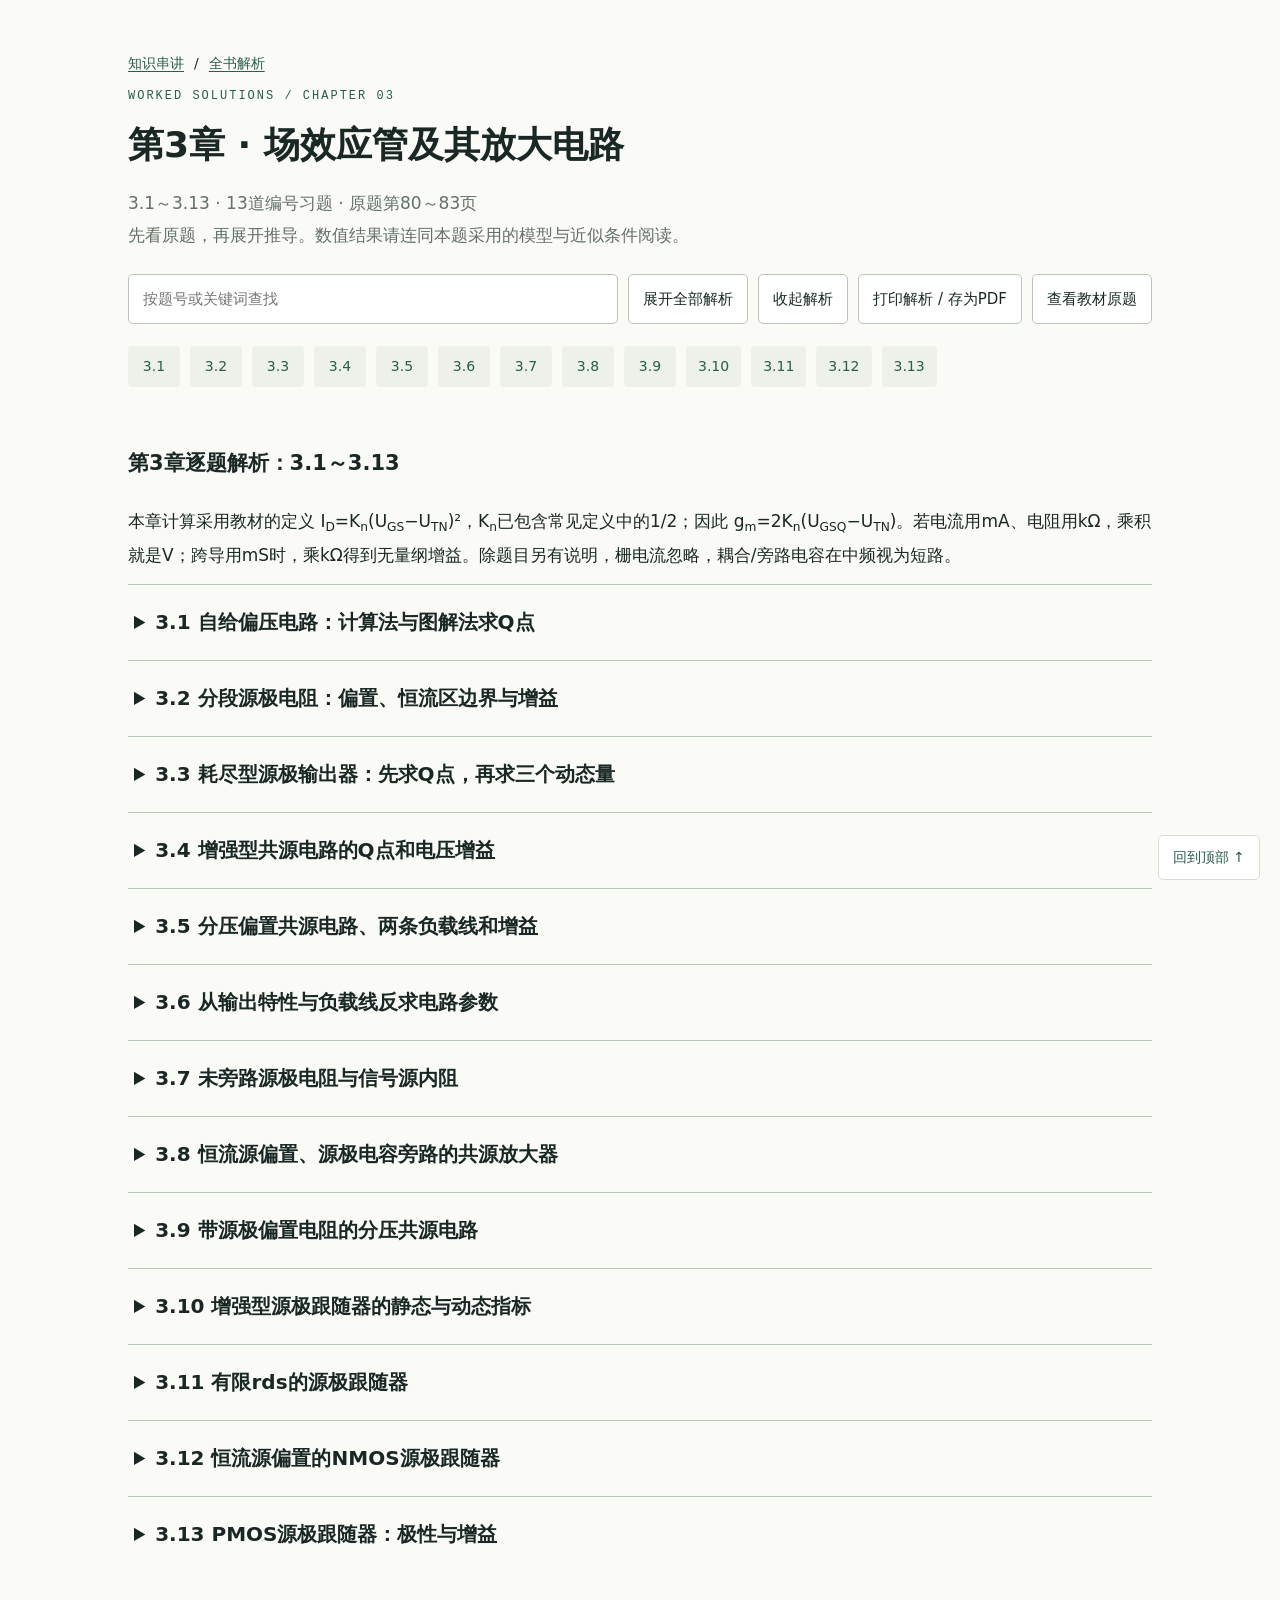
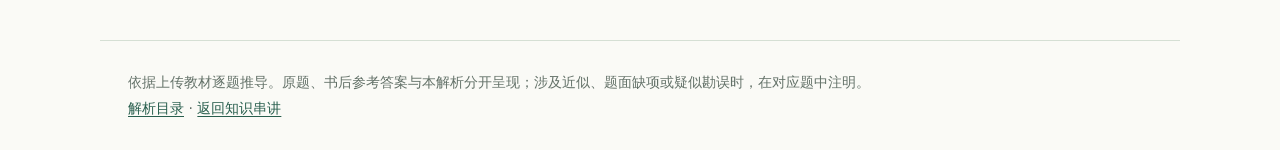
<file: solutions-3.html>
<!doctype html><html lang="zh-CN"><head><meta charset="UTF-8"><meta name="viewport" content="width=device-width,initial-scale=1"><title>第3章习题解析 · 模电学习手册</title><link rel="stylesheet" href="solutions.css"><script defer src="solutions.js"></script></head><body id="top"><header><div class="crumbs"><a href="index.html">知识串讲</a><span>/</span><a href="solutions.html">全书解析</a></div><p class="eyebrow">WORKED SOLUTIONS / CHAPTER 03</p><h1>第3章 · 场效应管及其放大电路</h1><p class="intro">3.1～3.13 · 13道编号习题 · 原题第80～83页<br>先看原题，再展开推导。数值结果请连同本题采用的模型与近似条件阅读。</p><div class="actions"><input type="search" data-search aria-label="查找解析" placeholder="按题号或关键词查找"><button data-expand>展开全部解析</button><button data-collapse>收起解析</button><button data-print>打印解析 / 存为PDF</button><button class="original-trigger" data-original>查看教材原题</button></div><nav class="question-nav" aria-label="本章题号"><a href="#solution-3-1">3.1</a><a href="#solution-3-2">3.2</a><a href="#solution-3-3">3.3</a><a href="#solution-3-4">3.4</a><a href="#solution-3-5">3.5</a><a href="#solution-3-6">3.6</a><a href="#solution-3-7">3.7</a><a href="#solution-3-8">3.8</a><a href="#solution-3-9">3.9</a><a href="#solution-3-10">3.10</a><a href="#solution-3-11">3.11</a><a href="#solution-3-12">3.12</a><a href="#solution-3-13">3.13</a></nav></header><main><p id="nothing" hidden>没有匹配的解析，请换一个题号或关键词。</p><section data-solution-chapter="3">
<h3>第3章逐题解析：3.1～3.13</h3>
<p>本章计算采用教材的定义 I<sub>D</sub>=K<sub>n</sub>(U<sub>GS</sub>−U<sub>TN</sub>)²，K<sub>n</sub>已包含常见定义中的1/2；因此 g<sub>m</sub>=2K<sub>n</sub>(U<sub>GSQ</sub>−U<sub>TN</sub>)。若电流用mA、电阻用kΩ，乘积就是V；跨导用mS时，乘kΩ得到无量纲增益。除题目另有说明，栅电流忽略，耦合/旁路电容在中频视为短路。</p>
<details class="solution" id="solution-3-1"><summary>3.1 自给偏压电路：计算法与图解法求Q点</summary><div><p><a href="pages/p80.jpg" target="_blank" rel="noopener">原题与图：教材80页</a></p><details class="question-original"><summary>展开原题与电路图</summary><p class="muted">以下为原题所在整页，包含同页其他题；在图框内滚动查看，点击可放大。</p><div class="question-page-scroll" tabindex="0" role="region" aria-label="原题图页，可滚动"><figure><a href="pages/p80.jpg" aria-label="放大教材第80页"><img src="pages/p80.jpg" loading="lazy" decoding="async" alt="教材第80页：本题原题与电路图所在页，含同页其他题"></a><figcaption>教材第80页 · 点击放大</figcaption></figure></div></details><p>直流时三个电容都开路，栅极经R<sub>g</sub>接地，U<sub>G</sub>=0；源极电位I<sub>D</sub>R，因此U<sub>GS</sub>=−I<sub>D</sub>R。从u<sub>GS</sub>=0的输出曲线读出I<sub>DSS</sub>约0.5mA，题给U<sub>PN</sub>=−1V。</p><div class="formula">I<sub>D</sub>=0.5(1−U<sub>GS</sub>/U<sub>PN</sub>)² mA。<br>令x为I<sub>D</sub>的mA数值，R=1kΩ，于是U<sub>GS</sub>=−x V：<br>x=0.5(1−x)² → x²−4x+1=0 → x=2±√3。</div><p>耗尽型管正常偏置须−1V≤U<sub>GS</sub>≤0，所以只取x=2−√3=0.26795，另一个根会给出U<sub>GS</sub>&lt;−1V，应舍去。</p><div class="formula">I<sub>DQ</sub>≈0.268mA；U<sub>GSQ</sub>≈−0.268V；<br>U<sub>DSQ</sub>=12−0.26795×(15+1)≈7.713V。</div><p>检验：U<sub>DSQ</sub>&gt;U<sub>GSQ</sub>−U<sub>PN</sub>≈0.732V，确在恒流区。图解时先画直流负载线I<sub>D</sub>=(12−U<sub>DS</sub>)/16，截距为(12V,0)与(0,0.75mA)；交点还必须满足自偏压U<sub>GS</sub>=−I<sub>D</sub>×1kΩ。它落在−0.2V和−0.4V两条曲线之间，对应Q≈(7.7V,0.27mA)。不能随便挑一条输出曲线与负载线相交就作为Q点。</p><figure><svg viewbox="0 0 760 330" xmlns="http://www.w3.org/2000/svg" role="img" aria-label="3.1 图解辅助：输出曲线用理想平方律重绘，Q还须满足UGS=−ID·1kΩ" style="max-width:760px"><title>3.1 图解辅助：输出曲线用理想平方律重绘，Q还须满足UGS=−ID·1kΩ</title><g style="stroke:#294c40;stroke-width:1.6;fill:none"><path d="M70.00,35.00L70.00,270.00" style="stroke:#294c40"></path><path d="M70.00,270.00L710.00,270.00" style="stroke:#294c40"></path><text x="12" y="25" style="font:13px system-ui,sans-serif;fill:#294c40;stroke:none">ID / mA</text><text x="625" y="310" style="font:13px system-ui,sans-serif;fill:#294c40;stroke:none">UDS / V</text><path d="M70.00,270.00L70.00,276.00" style="stroke:#294c40"></path><text x="65.0" y="293" style="font:13px system-ui,sans-serif;fill:#294c40;stroke:none">0</text><path d="M273.33,270.00L273.33,276.00" style="stroke:#294c40"></path><text x="268.3333333333333" y="293" style="font:13px system-ui,sans-serif;fill:#294c40;stroke:none">4</text><path d="M476.67,270.00L476.67,276.00" style="stroke:#294c40"></path><text x="471.66666666666663" y="293" style="font:13px system-ui,sans-serif;fill:#294c40;stroke:none">8</text><path d="M680.00,270.00L680.00,276.00" style="stroke:#294c40"></path><text x="675.0" y="293" style="font:13px system-ui,sans-serif;fill:#294c40;stroke:none">12</text><path d="M65.00,217.50L700.00,217.50" style="stroke:#d4ddd6" stroke-dasharray="5 4"></path><text x="25" y="221.5" style="font:13px system-ui,sans-serif;fill:#294c40;stroke:none">0.2</text><path d="M65.00,165.00L700.00,165.00" style="stroke:#d4ddd6" stroke-dasharray="5 4"></path><text x="25" y="169.0" style="font:13px system-ui,sans-serif;fill:#294c40;stroke:none">0.4</text><path d="M65.00,112.50L700.00,112.50" style="stroke:#d4ddd6" stroke-dasharray="5 4"></path><text x="25" y="116.50000000000003" style="font:13px system-ui,sans-serif;fill:#294c40;stroke:none">0.6</text><path d="M65.00,60.00L700.00,60.00" style="stroke:#d4ddd6" stroke-dasharray="5 4"></path><text x="25" y="64.0" style="font:13px system-ui,sans-serif;fill:#294c40;stroke:none">0.8</text><polyline points="70.00,270.00 75.08,245.06 80.17,222.75 85.25,203.06 90.33,186.00 95.42,171.56 100.50,159.75 105.58,150.56 110.67,144.00 115.75,140.06 120.83,138.75 125.92,138.75 131.00,138.75 136.08,138.75 141.17,138.75 146.25,138.75 151.33,138.75 156.42,138.75 161.50,138.75 166.58,138.75 171.67,138.75 176.75,138.75 181.83,138.75 186.92,138.75 192.00,138.75 197.08,138.75 202.17,138.75 207.25,138.75 212.33,138.75 217.42,138.75 222.50,138.75 227.58,138.75 232.67,138.75 237.75,138.75 242.83,138.75 247.92,138.75 253.00,138.75 258.08,138.75 263.17,138.75 268.25,138.75 273.33,138.75 278.42,138.75 283.50,138.75 288.58,138.75 293.67,138.75 298.75,138.75 303.83,138.75 308.92,138.75 314.00,138.75 319.08,138.75 324.17,138.75 329.25,138.75 334.33,138.75 339.42,138.75 344.50,138.75 349.58,138.75 354.67,138.75 359.75,138.75 364.83,138.75 369.92,138.75 375.00,138.75 380.08,138.75 385.17,138.75 390.25,138.75 395.33,138.75 400.42,138.75 405.50,138.75 410.58,138.75 415.67,138.75 420.75,138.75 425.83,138.75 430.92,138.75 436.00,138.75 441.08,138.75 446.17,138.75 451.25,138.75 456.33,138.75 461.42,138.75 466.50,138.75 471.58,138.75 476.67,138.75 481.75,138.75 486.83,138.75 491.92,138.75 497.00,138.75 502.08,138.75 507.17,138.75 512.25,138.75 517.33,138.75 522.42,138.75 527.50,138.75 532.58,138.75 537.67,138.75 542.75,138.75 547.83,138.75 552.92,138.75 558.00,138.75 563.08,138.75 568.17,138.75 573.25,138.75 578.33,138.75 583.42,138.75 588.50,138.75 593.58,138.75 598.67,138.75 603.75,138.75 608.83,138.75 613.92,138.75 619.00,138.75 624.08,138.75 629.17,138.75 634.25,138.75 639.33,138.75 644.42,138.75 649.50,138.75 654.58,138.75 659.67,138.75 664.75,138.75 669.83,138.75 674.92,138.75 680.00,138.75" style="stroke:#78968a;fill:none;stroke-width:2"></polyline><text x="578.3333333333334" y="131.75" style="font:12px system-ui,sans-serif;fill:#78968a;stroke:none">UGS=0V</text><polyline points="70.00,270.00 75.08,250.31 80.17,233.25 85.25,218.81 90.33,207.00 95.42,197.81 100.50,191.25 105.58,187.31 110.67,186.00 115.75,186.00 120.83,186.00 125.92,186.00 131.00,186.00 136.08,186.00 141.17,186.00 146.25,186.00 151.33,186.00 156.42,186.00 161.50,186.00 166.58,186.00 171.67,186.00 176.75,186.00 181.83,186.00 186.92,186.00 192.00,186.00 197.08,186.00 202.17,186.00 207.25,186.00 212.33,186.00 217.42,186.00 222.50,186.00 227.58,186.00 232.67,186.00 237.75,186.00 242.83,186.00 247.92,186.00 253.00,186.00 258.08,186.00 263.17,186.00 268.25,186.00 273.33,186.00 278.42,186.00 283.50,186.00 288.58,186.00 293.67,186.00 298.75,186.00 303.83,186.00 308.92,186.00 314.00,186.00 319.08,186.00 324.17,186.00 329.25,186.00 334.33,186.00 339.42,186.00 344.50,186.00 349.58,186.00 354.67,186.00 359.75,186.00 364.83,186.00 369.92,186.00 375.00,186.00 380.08,186.00 385.17,186.00 390.25,186.00 395.33,186.00 400.42,186.00 405.50,186.00 410.58,186.00 415.67,186.00 420.75,186.00 425.83,186.00 430.92,186.00 436.00,186.00 441.08,186.00 446.17,186.00 451.25,186.00 456.33,186.00 461.42,186.00 466.50,186.00 471.58,186.00 476.67,186.00 481.75,186.00 486.83,186.00 491.92,186.00 497.00,186.00 502.08,186.00 507.17,186.00 512.25,186.00 517.33,186.00 522.42,186.00 527.50,186.00 532.58,186.00 537.67,186.00 542.75,186.00 547.83,186.00 552.92,186.00 558.00,186.00 563.08,186.00 568.17,186.00 573.25,186.00 578.33,186.00 583.42,186.00 588.50,186.00 593.58,186.00 598.67,186.00 603.75,186.00 608.83,186.00 613.92,186.00 619.00,186.00 624.08,186.00 629.17,186.00 634.25,186.00 639.33,186.00 644.42,186.00 649.50,186.00 654.58,186.00 659.67,186.00 664.75,186.00 669.83,186.00 674.92,186.00 680.00,186.00" style="stroke:#54796a;fill:none;stroke-width:2"></polyline><text x="578.3333333333334" y="179.0" style="font:12px system-ui,sans-serif;fill:#54796a;stroke:none">UGS=-0.2V</text><polyline points="70.00,270.00 75.08,255.56 80.17,243.75 85.25,234.56 90.33,228.00 95.42,224.06 100.50,222.75 105.58,222.75 110.67,222.75 115.75,222.75 120.83,222.75 125.92,222.75 131.00,222.75 136.08,222.75 141.17,222.75 146.25,222.75 151.33,222.75 156.42,222.75 161.50,222.75 166.58,222.75 171.67,222.75 176.75,222.75 181.83,222.75 186.92,222.75 192.00,222.75 197.08,222.75 202.17,222.75 207.25,222.75 212.33,222.75 217.42,222.75 222.50,222.75 227.58,222.75 232.67,222.75 237.75,222.75 242.83,222.75 247.92,222.75 253.00,222.75 258.08,222.75 263.17,222.75 268.25,222.75 273.33,222.75 278.42,222.75 283.50,222.75 288.58,222.75 293.67,222.75 298.75,222.75 303.83,222.75 308.92,222.75 314.00,222.75 319.08,222.75 324.17,222.75 329.25,222.75 334.33,222.75 339.42,222.75 344.50,222.75 349.58,222.75 354.67,222.75 359.75,222.75 364.83,222.75 369.92,222.75 375.00,222.75 380.08,222.75 385.17,222.75 390.25,222.75 395.33,222.75 400.42,222.75 405.50,222.75 410.58,222.75 415.67,222.75 420.75,222.75 425.83,222.75 430.92,222.75 436.00,222.75 441.08,222.75 446.17,222.75 451.25,222.75 456.33,222.75 461.42,222.75 466.50,222.75 471.58,222.75 476.67,222.75 481.75,222.75 486.83,222.75 491.92,222.75 497.00,222.75 502.08,222.75 507.17,222.75 512.25,222.75 517.33,222.75 522.42,222.75 527.50,222.75 532.58,222.75 537.67,222.75 542.75,222.75 547.83,222.75 552.92,222.75 558.00,222.75 563.08,222.75 568.17,222.75 573.25,222.75 578.33,222.75 583.42,222.75 588.50,222.75 593.58,222.75 598.67,222.75 603.75,222.75 608.83,222.75 613.92,222.75 619.00,222.75 624.08,222.75 629.17,222.75 634.25,222.75 639.33,222.75 644.42,222.75 649.50,222.75 654.58,222.75 659.67,222.75 664.75,222.75 669.83,222.75 674.92,222.75 680.00,222.75" style="stroke:#476a86;fill:none;stroke-width:2"></polyline><text x="578.3333333333334" y="215.75" style="font:12px system-ui,sans-serif;fill:#476a86;stroke:none">UGS=-0.4V</text><polyline points="70.00,270.00 75.08,260.81 80.17,254.25 85.25,250.31 90.33,249.00 95.42,249.00 100.50,249.00 105.58,249.00 110.67,249.00 115.75,249.00 120.83,249.00 125.92,249.00 131.00,249.00 136.08,249.00 141.17,249.00 146.25,249.00 151.33,249.00 156.42,249.00 161.50,249.00 166.58,249.00 171.67,249.00 176.75,249.00 181.83,249.00 186.92,249.00 192.00,249.00 197.08,249.00 202.17,249.00 207.25,249.00 212.33,249.00 217.42,249.00 222.50,249.00 227.58,249.00 232.67,249.00 237.75,249.00 242.83,249.00 247.92,249.00 253.00,249.00 258.08,249.00 263.17,249.00 268.25,249.00 273.33,249.00 278.42,249.00 283.50,249.00 288.58,249.00 293.67,249.00 298.75,249.00 303.83,249.00 308.92,249.00 314.00,249.00 319.08,249.00 324.17,249.00 329.25,249.00 334.33,249.00 339.42,249.00 344.50,249.00 349.58,249.00 354.67,249.00 359.75,249.00 364.83,249.00 369.92,249.00 375.00,249.00 380.08,249.00 385.17,249.00 390.25,249.00 395.33,249.00 400.42,249.00 405.50,249.00 410.58,249.00 415.67,249.00 420.75,249.00 425.83,249.00 430.92,249.00 436.00,249.00 441.08,249.00 446.17,249.00 451.25,249.00 456.33,249.00 461.42,249.00 466.50,249.00 471.58,249.00 476.67,249.00 481.75,249.00 486.83,249.00 491.92,249.00 497.00,249.00 502.08,249.00 507.17,249.00 512.25,249.00 517.33,249.00 522.42,249.00 527.50,249.00 532.58,249.00 537.67,249.00 542.75,249.00 547.83,249.00 552.92,249.00 558.00,249.00 563.08,249.00 568.17,249.00 573.25,249.00 578.33,249.00 583.42,249.00 588.50,249.00 593.58,249.00 598.67,249.00 603.75,249.00 608.83,249.00 613.92,249.00 619.00,249.00 624.08,249.00 629.17,249.00 634.25,249.00 639.33,249.00 644.42,249.00 649.50,249.00 654.58,249.00 659.67,249.00 664.75,249.00 669.83,249.00 674.92,249.00 680.00,249.00" style="stroke:#8c7d60;fill:none;stroke-width:2"></polyline><text x="578.3333333333334" y="242.0" style="font:12px system-ui,sans-serif;fill:#8c7d60;stroke:none">UGS=-0.6V</text><polyline points="70.00,73.12 680.00,270.00" style="stroke:#a65b3c;fill:none;stroke-width:2"></polyline><circle cx="462.06799015602013" cy="199.66333698683025" r="4" style="fill:#a65b3c;stroke:none"></circle><text x="472.06799015602013" y="187.66333698683025" style="font:12px system-ui,sans-serif;fill:#a65b3c;stroke:none">Q (7.713V, 0.268mA)</text></g></svg><figcaption>3.1 图解辅助：输出曲线用理想平方律重绘，Q还须满足UGS=−ID·1kΩ</figcaption></figure></div></details>
<details class="solution" id="solution-3-2"><summary>3.2 分段源极电阻：偏置、恒流区边界与增益</summary><div><p><a href="pages/p80.jpg" target="_blank" rel="noopener">原题与图：教材80页</a></p><details class="question-original"><summary>展开原题与电路图</summary><p class="muted">以下为原题所在整页，包含同页其他题；在图框内滚动查看，点击可放大。</p><div class="question-page-scroll" tabindex="0" role="region" aria-label="原题图页，可滚动"><figure><a href="pages/p80.jpg" aria-label="放大教材第80页"><img src="pages/p80.jpg" loading="lazy" decoding="async" alt="教材第80页：本题原题与电路图所在页，含同页其他题"></a><figcaption>教材第80页 · 点击放大</figcaption></figure></div></details><p>① 直流时栅极接R₁、R₂中点，R<sub>g</sub>中无电流，故U<sub>GS</sub>=−I<sub>D</sub>R₁，而不是−I<sub>D</sub>(R₁+R₂)。</p><div class="formula">I<sub>D</sub>=2[1−(−1)/(−2)]²=0.5mA；<br>R₁=|U<sub>GS</sub>|/I<sub>D</sub>=1/0.5=2kΩ。</div><p>② 漏源电压同时包括R₁、R₂的直流压降。恒流区要求U<sub>DS</sub>≥U<sub>GS</sub>−U<sub>PN</sub>=1V。</p><div class="formula">U<sub>DS</sub>=12−0.5(10+2+R₂)=6−0.5R₂（R₂用kΩ）；<br>6−0.5R₂≥1 → R₂≤10kΩ。</div><p>因此临界最大值为10kΩ；实际要有有限不失真摆幅，应小于此临界值，留出工作区余量。</p><p>③ 题设交流忽略R<sub>g</sub>和r<sub>ds</sub>，原图没有源极旁路电容，交流源极电阻是R₁+R₂=12kΩ。由i<sub>d</sub>=g<sub>m</sub>[u<sub>i</sub>−i<sub>d</sub>(R₁+R₂)]求得增益。</p><div class="formula">g<sub>m</sub>=(2I<sub>DSS</sub>/|U<sub>PN</sub>|)(1−U<sub>GS</sub>/U<sub>PN</sub>)=1mS；<br>A<sub>u</sub>=−g<sub>m</sub>R<sub>d</sub>/[1+g<sub>m</sub>(R₁+R₂)]=−10/13≈−0.769；<br>R<sub>o</sub>≈R<sub>d</sub>=10kΩ。</div><p class="warn-tip">核对：书后给A<sub>u</sub>=+1.2，与原图共源输出及未旁路R₁+R₂不一致。按原图、题设模型应为−0.769。又因R₂取临界最大值，该增益只是临界处的形式小信号估算，不能据此声称有限正弦信号仍能全周期保持恒流区。</p></div></details>
<details class="solution" id="solution-3-3"><summary>3.3 耗尽型源极输出器：先求Q点，再求三个动态量</summary><div><p><a href="pages/p80.jpg" target="_blank" rel="noopener">原题与图：教材80页</a></p><details class="question-original"><summary>展开原题与电路图</summary><p class="muted">以下为原题所在整页，包含同页其他题；在图框内滚动查看，点击可放大。</p><div class="question-page-scroll" tabindex="0" role="region" aria-label="原题图页，可滚动"><figure><a href="pages/p80.jpg" aria-label="放大教材第80页"><img src="pages/p80.jpg" loading="lazy" decoding="async" alt="教材第80页：本题原题与电路图所在页，含同页其他题"></a><figcaption>教材第80页 · 点击放大</figcaption></figure></div></details><p>栅流为零，R<sub>g3</sub>没有直流压降：U<sub>G</sub>=12×100/(300+100)=3V。令x=I<sub>D</sub>/mA，则U<sub>GS</sub>=3−12x，耗尽型转移式给出x=0.5(5−12x)²。取U<sub>GS</sub>≥−2V的根x=25/72≈0.3472，另根x=0.5对应U<sub>GS</sub>=−3V，不满足方程适用区。</p><div class="formula">U<sub>GSQ</sub>=−1.1667V，U<sub>DSQ</sub>=12−12×0.3472=7.833V；<br>g<sub>m</sub>=2K<sub>n</sub>(U<sub>GSQ</sub>−U<sub>PN</sub>)=0.8333mS。</div><p>源极交流电流i<sub>s</sub>≈g<sub>m</sub>(u<sub>i</sub>−u<sub>o</sub>)，而u<sub>o</sub>=i<sub>s</sub>R。移项即可得到源极跟随器增益。</p><div class="formula">A<sub>u</sub>=g<sub>m</sub>R/(1+g<sub>m</sub>R)=10/11≈0.909；<br>R<sub>i</sub>=R<sub>g3</sub>+(R<sub>g1</sub>∥R<sub>g2</sub>)=2000+75=2075kΩ；<br>R<sub>o</sub>=R∥(1/g<sub>m</sub>)=12∥1.2≈1.091kΩ。</div><p>输入电阻中的R<sub>g3</sub>是串联项，不能误写成三个栅极偏置电阻并联。输出电阻是在输入电压源置零后求得，不包括外接负载。</p></div></details>
<details class="solution" id="solution-3-4"><summary>3.4 增强型共源电路的Q点和电压增益</summary><div><p><a href="pages/p80.jpg" target="_blank" rel="noopener">题干80页</a> · <a href="pages/p81.jpg" target="_blank" rel="noopener">续题与图81页</a></p><details class="question-original"><summary>展开原题与电路图</summary><p class="muted">以下为原题所在整页，包含同页其他题；在图框内滚动查看，点击可放大。</p><div class="question-page-scroll" tabindex="0" role="region" aria-label="原题图页，可滚动"><figure><a href="pages/p80.jpg" aria-label="放大教材第80页"><img src="pages/p80.jpg" loading="lazy" decoding="async" alt="教材第80页：本题原题与电路图所在页，含同页其他题"></a><figcaption>教材第80页 · 点击放大</figcaption></figure><figure><a href="pages/p81.jpg" aria-label="放大教材第81页"><img src="pages/p81.jpg" loading="lazy" decoding="async" alt="教材第81页：本题原题与电路图所在页，含同页其他题"></a><figcaption>教材第81页 · 点击放大</figcaption></figure></div></details><p>输入信号的直流分量为零，栅流忽略，因此R<sub>g</sub>无直流压降，U<sub>GSQ</sub>=V<sub>GG</sub>=2V。</p><div class="formula">I<sub>DQ</sub>=K<sub>n</sub>(U<sub>GSQ</sub>−U<sub>TN</sub>)²=0.5(2−0.8)²=0.72mA；<br>U<sub>DSQ</sub>=15−0.72×15=4.2V。</div><p>检验U<sub>GSQ</sub>&gt;0.8V且U<sub>DSQ</sub>=4.2V&gt;2−0.8=1.2V，恒流区假设成立。交流栅流也近似为零，R<sub>g</sub>没有中频信号压降；源极接地，输出空载。</p><div class="formula">g<sub>m</sub>=2×0.5×1.2=1.2mS；<br>A<sub>u</sub>=−g<sub>m</sub>R<sub>d</sub>=−1.2×15=−18。</div></div></details>
<details class="solution" id="solution-3-5"><summary>3.5 分压偏置共源电路、两条负载线和增益</summary><div><p><a href="pages/p81.jpg" target="_blank" rel="noopener">原题与图：教材81页</a></p><details class="question-original"><summary>展开原题与电路图</summary><p class="muted">以下为原题所在整页，包含同页其他题；在图框内滚动查看，点击可放大。</p><div class="question-page-scroll" tabindex="0" role="region" aria-label="原题图页，可滚动"><figure><a href="pages/p81.jpg" aria-label="放大教材第81页"><img src="pages/p81.jpg" loading="lazy" decoding="async" alt="教材第81页：本题原题与电路图所在页，含同页其他题"></a><figcaption>教材第81页 · 点击放大</figcaption></figure></div></details><p>① 直流时输出耦合电容隔开R<sub>L</sub>，源极接地，栅极由180kΩ、60kΩ分压。</p><div class="formula">U<sub>GSQ</sub>=10×60/(180+60)=2.5V；<br>I<sub>DQ</sub>=0.5(2.5−1.5)²=0.5mA；<br>U<sub>DSQ</sub>=10−0.5×10=5V&gt;U<sub>GSQ</sub>−U<sub>TN</sub>=1V。</div><p>② 直流负载线U<sub>DS</sub>=10−10I<sub>D</sub>（电流用mA），经过(10V,0)和(0,1mA)。交流负载R′=10∥20=6.667kΩ，交流线通过Q点且ΔU<sub>DS</sub>=−R′ΔI<sub>D</sub>，其截距为(8.333V,0)、(0,1.25mA)。</p><figure><svg viewbox="0 0 760 330" xmlns="http://www.w3.org/2000/svg" role="img" aria-label="3.5 直流、交流负载线都经过同一静态Q点" style="max-width:760px"><title>3.5 直流、交流负载线都经过同一静态Q点</title><g style="stroke:#294c40;stroke-width:1.6;fill:none"><path d="M70.00,35.00L70.00,270.00" style="stroke:#294c40"></path><path d="M70.00,270.00L710.00,270.00" style="stroke:#294c40"></path><text x="12" y="25" style="font:13px system-ui,sans-serif;fill:#294c40;stroke:none">ID / mA</text><text x="625" y="310" style="font:13px system-ui,sans-serif;fill:#294c40;stroke:none">UDS / V</text><path d="M70.00,270.00L70.00,276.00" style="stroke:#294c40"></path><text x="61.0" y="294" style="font:13px system-ui,sans-serif;fill:#294c40;stroke:none">0</text><path d="M347.27,270.00L347.27,276.00" style="stroke:#294c40"></path><text x="338.27272727272725" y="294" style="font:13px system-ui,sans-serif;fill:#294c40;stroke:none">5</text><path d="M532.10,270.00L532.10,276.00" style="stroke:#294c40"></path><text x="523.1027272727272" y="294" style="font:13px system-ui,sans-serif;fill:#294c40;stroke:none">8.333</text><path d="M624.55,270.00L624.55,276.00" style="stroke:#294c40"></path><text x="615.5454545454545" y="294" style="font:13px system-ui,sans-serif;fill:#294c40;stroke:none">10</text><path d="M65.00,195.00L700.00,195.00" style="stroke:#d4ddd6" stroke-dasharray="5 4"></path><text x="22" y="199.0" style="font:13px system-ui,sans-serif;fill:#294c40;stroke:none">0.5</text><path d="M65.00,120.00L700.00,120.00" style="stroke:#d4ddd6" stroke-dasharray="5 4"></path><text x="22" y="124.0" style="font:13px system-ui,sans-serif;fill:#294c40;stroke:none">1</text><path d="M65.00,82.50L700.00,82.50" style="stroke:#d4ddd6" stroke-dasharray="5 4"></path><text x="22" y="86.5" style="font:13px system-ui,sans-serif;fill:#294c40;stroke:none">1.25</text><polyline points="70.00,120.00 624.55,270.00" style="stroke:#295f8b;fill:none;stroke-width:2"></polyline><polyline points="70.00,82.50 532.10,270.00" style="stroke:#a65b3c;fill:none;stroke-width:2"></polyline><text x="420" y="45" style="font:13px system-ui,sans-serif;fill:#295f8b;stroke:none">蓝：直流线，Rd=10kΩ</text><text x="420" y="68" style="font:13px system-ui,sans-serif;fill:#a65b3c;stroke:none">橙：交流线，Rd∥RL=6.667kΩ</text><circle cx="347.27272727272725" cy="195.0" r="4" style="fill:#294c40;stroke:none"></circle><text x="357.27272727272725" y="185.0" style="font:13px system-ui,sans-serif;fill:#294c40;stroke:none">Q (5V, 0.5mA)</text></g></svg><figcaption>3.5 直流、交流负载线都经过同一静态Q点</figcaption></figure><p>③ 交流必须计入R<sub>L</sub>，不能继续用空载的10kΩ作为交流负载。</p><div class="formula">g<sub>m</sub>=2×0.5×(2.5−1.5)=1mS；<br>A<sub>u</sub>=−g<sub>m</sub>(R<sub>d</sub>∥R<sub>L</sub>)≈−6.667。</div></div></details>
<details class="solution" id="solution-3-6"><summary>3.6 从输出特性与负载线反求电路参数</summary><div><p><a href="pages/p81.jpg" target="_blank" rel="noopener">原题与图：教材81页</a></p><details class="question-original"><summary>展开原题与电路图</summary><p class="muted">以下为原题所在整页，包含同页其他题；在图框内滚动查看，点击可放大。</p><div class="question-page-scroll" tabindex="0" role="region" aria-label="原题图页，可滚动"><figure><a href="pages/p81.jpg" aria-label="放大教材第81页"><img src="pages/p81.jpg" loading="lazy" decoding="async" alt="教材第81页：本题原题与电路图所在页，含同页其他题"></a><figcaption>教材第81页 · 点击放大</figcaption></figure></div></details><p>① 图中Q点为U<sub>DSQ</sub>=7.5V、I<sub>DQ</sub>=0.3mA，所在输出特性曲线标注u<sub>GS</sub>=2V。直流负载线的横轴截距为12V，所以V<sub>DD</sub>=12V。</p><p>② 直流线斜率由电阻R<sub>d</sub>决定；交流线横轴截距10V。</p><div class="formula">R<sub>d</sub>=(12−7.5)/0.3=15kΩ；<br>R′=(10−7.5)/0.3=8.333kΩ；<br>1/R<sub>L</sub>=1/R′−1/R<sub>d</sub> → R<sub>L</sub>=18.75kΩ。</div><p>③ 栅流忽略，源极接地，U<sub>GSQ</sub>=V<sub>DD</sub>R<sub>g2</sub>/(R<sub>g1</sub>+R<sub>g2</sub>)。</p><div class="formula">2=12R<sub>g2</sub>/(200+R<sub>g2</sub>) → R<sub>g2</sub>=40kΩ。</div><p>④ 输出向上摆动时到达截止点，余量10−7.5=2.5V；向下摆动至恒流区边界的余量由图读得大于2.5V。因此对称正弦信号先受截止方向限制，最大不失真输出<strong>峰值U<sub>om</sub>≈2.5V</strong>，有效值约1.77V。这里采用教材的工作区边界估计，未计入转移特性本身的渐进非线性。</p></div></details>
<details class="solution" id="solution-3-7"><summary>3.7 未旁路源极电阻与信号源内阻</summary><div><p><a href="pages/p81.jpg" target="_blank" rel="noopener">原题与图：教材81页</a></p><details class="question-original"><summary>展开原题与电路图</summary><p class="muted">以下为原题所在整页，包含同页其他题；在图框内滚动查看，点击可放大。</p><div class="question-page-scroll" tabindex="0" role="region" aria-label="原题图页，可滚动"><figure><a href="pages/p81.jpg" aria-label="放大教材第81页"><img src="pages/p81.jpg" loading="lazy" decoding="async" alt="教材第81页：本题原题与电路图所在页，含同页其他题"></a><figcaption>教材第81页 · 点击放大</figcaption></figure></div></details><div class="solution-visual"><h4>看图分析</h4><figure class="solution-added-figure"><svg xmlns="http://www.w3.org/2000/svg" viewbox="0 0 900 430" role="img" aria-label="解析图3.7　含源极反馈与信号源内阻的交流模型"><rect width="100%" height="100%" fill="white" stroke="none"></rect><text x="450" y="30" fill="#284f49" stroke="none" font-family="Arial,Microsoft YaHei,sans-serif" font-size="22" text-anchor="middle">3.7：源极电阻R未旁路，ugs不等于ui</text><text x="80" y="105" fill="#284f49" stroke="none" font-family="Arial,Microsoft YaHei,sans-serif" font-size="18" text-anchor="middle">us</text><path d="M80,125 L149.0,125" fill="none" stroke="#284f49" stroke-width="2.3"></path><rect x="149.0" y="116" width="52" height="18" fill="white" stroke="#284f49" stroke-width="2.3"></rect><path d="M201.0,125 L270,125" fill="none" stroke="#284f49" stroke-width="2.3"></path><text x="175.0" y="106" fill="#284f49" stroke="none" font-family="Arial,Microsoft YaHei,sans-serif" font-size="18" text-anchor="middle">Rs=0.5k</text><circle cx="270" cy="125" r="4" fill="#284f49" stroke="none"></circle><text x="275" y="100" fill="#284f49" stroke="none" font-family="Arial,Microsoft YaHei,sans-serif" font-size="18" text-anchor="middle">ui，g</text><path d="M270,125 L270,194.5" fill="none" stroke="#284f49" stroke-width="2.3"></path><rect x="261" y="194.5" width="18" height="46" fill="white" stroke="#284f49" stroke-width="2.3"></rect><path d="M270,240.5 L270,310" fill="none" stroke="#284f49" stroke-width="2.3"></path><text x="288" y="223.5" fill="#284f49" stroke="none" font-family="Arial,Microsoft YaHei,sans-serif" font-size="17" text-anchor="start">Rg1∥Rg2</text><path d="M270,310 L270,320" fill="none" stroke="#284f49" stroke-width="2.3"></path><path d="M255,320 L285,320" fill="none" stroke="#284f49" stroke-width="2.3"></path><path d="M260,326 L280,326" fill="none" stroke="#284f49" stroke-width="2.3"></path><path d="M265,332 L275,332" fill="none" stroke="#284f49" stroke-width="2.3"></path><path d="M270,125 L420,125" fill="none" stroke="#284f49" stroke-width="2.3"></path><text x="410" y="155" fill="#284f49" stroke="none" font-family="Arial,Microsoft YaHei,sans-serif" font-size="16" text-anchor="middle">栅极不吸收电流</text><text x="480" y="210" fill="#284f49" stroke="none" font-family="Arial,Microsoft YaHei,sans-serif" font-size="18" text-anchor="middle">+ ugs −</text><path d="M630,100 L795,100" fill="none" stroke="#284f49" stroke-width="2.3"></path><text x="795" y="80" fill="#284f49" stroke="none" font-family="Arial,Microsoft YaHei,sans-serif" font-size="18" text-anchor="middle">uo，d</text><path d="M630,100 L630,153" fill="none" stroke="#284f49" stroke-width="2.3"></path><path d="M630,153 L653,185 L630,217 L607,185 Z" fill="white" stroke="#284f49" stroke-width="2.3"></path><path d="M630,169 L630,201" fill="none" stroke="#284f49" stroke-width="2.3"></path><path d="M630,201 L624,192" fill="none" stroke="#284f49" stroke-width="2.3"></path><path d="M630,201 L636,192" fill="none" stroke="#284f49" stroke-width="2.3"></path><text x="664" y="190" fill="#284f49" stroke="none" font-family="Arial,Microsoft YaHei,sans-serif" font-size="17" text-anchor="start">gmugs</text><path d="M630,217 L630,245" fill="none" stroke="#284f49" stroke-width="2.3"></path><circle cx="630" cy="245" r="4" fill="#284f49" stroke="none"></circle><path d="M630,245 L630,264.5" fill="none" stroke="#284f49" stroke-width="2.3"></path><rect x="621" y="264.5" width="18" height="46" fill="white" stroke="#284f49" stroke-width="2.3"></rect><path d="M630,310.5 L630,330" fill="none" stroke="#284f49" stroke-width="2.3"></path><text x="648" y="293.5" fill="#284f49" stroke="none" font-family="Arial,Microsoft YaHei,sans-serif" font-size="17" text-anchor="start">R=0.5k</text><path d="M630,330 L630,340" fill="none" stroke="#284f49" stroke-width="2.3"></path><path d="M615,340 L645,340" fill="none" stroke="#284f49" stroke-width="2.3"></path><path d="M620,346 L640,346" fill="none" stroke="#284f49" stroke-width="2.3"></path><path d="M625,352 L635,352" fill="none" stroke="#284f49" stroke-width="2.3"></path><path d="M795,100 L795,182.0" fill="none" stroke="#284f49" stroke-width="2.3"></path><rect x="786" y="182.0" width="18" height="46" fill="white" stroke="#284f49" stroke-width="2.3"></rect><path d="M795,228.0 L795,310" fill="none" stroke="#284f49" stroke-width="2.3"></path><text x="813" y="211.0" fill="#284f49" stroke="none" font-family="Arial,Microsoft YaHei,sans-serif" font-size="17" text-anchor="start">Rd=10k</text><path d="M795,310 L795,320" fill="none" stroke="#284f49" stroke-width="2.3"></path><path d="M780,320 L810,320" fill="none" stroke="#284f49" stroke-width="2.3"></path><path d="M785,326 L805,326" fill="none" stroke="#284f49" stroke-width="2.3"></path><path d="M790,332 L800,332" fill="none" stroke="#284f49" stroke-width="2.3"></path><text x="450" y="395" fill="#284f49" stroke="none" font-family="Arial,Microsoft YaHei,sans-serif" font-size="19" text-anchor="middle">ugs=ui−idR；gm=1.4 mS；Au=−14/(1+0.7)=−8.235</text></svg><figcaption>解析图3.7　含源极反馈与信号源内阻的交流模型</figcaption></figure><p>理想直流电源VDD与−VSS在交流图中都成为地，rds按题设为无穷大。栅极与源极没有导线相连，ugs表示它们之间的电压；R上的增量电压idR抵消一部分输入。Rs还与输入电阻分压，因此以us为分母的Aus小于以ui为分母的Au。</p></div><p>题目已给Q点处U<sub>GS</sub>=1.5V，因此不必反求电源。首先由过驱动电压求跨导。理想直流电源在交流图中接地，R=0.5kΩ并未旁路。</p><div class="formula">g<sub>m</sub>=2K<sub>n</sub>(1.5−0.8)=2×1×0.7=1.4mS；<br>R<sub>i</sub>=R<sub>g1</sub>∥R<sub>g2</sub>=165∥35=28.875kΩ。</div><p>交流时u<sub>gs</sub>=u<sub>i</sub>−i<sub>d</sub>R，i<sub>d</sub>=g<sub>m</sub>u<sub>gs</sub>，输出u<sub>o</sub>=−i<sub>d</sub>R<sub>d</sub>。</p><div class="formula">A<sub>u</sub>=−g<sub>m</sub>R<sub>d</sub>/(1+g<sub>m</sub>R)=−14/1.7≈−8.235；<br>A<sub>us</sub>=A<sub>u</sub>R<sub>i</sub>/(R<sub>s</sub>+R<sub>i</sub>)=−8.235×28.875/29.375≈−8.095。</div><p>A<sub>u</sub>以放大器输入端u<sub>i</sub>为分母，A<sub>us</sub>以信号源u<sub>s</sub>为分母，两者不能混写。</p></div></details>
<details class="solution" id="solution-3-8"><summary>3.8 恒流源偏置、源极电容旁路的共源放大器</summary><div><p><a href="pages/p81.jpg" target="_blank" rel="noopener">题干81页</a> · <a href="pages/p82.jpg" target="_blank" rel="noopener">续题与图82页</a></p><details class="question-original"><summary>展开原题与电路图</summary><p class="muted">以下为原题所在整页，包含同页其他题；在图框内滚动查看，点击可放大。</p><div class="question-page-scroll" tabindex="0" role="region" aria-label="原题图页，可滚动"><figure><a href="pages/p81.jpg" aria-label="放大教材第81页"><img src="pages/p81.jpg" loading="lazy" decoding="async" alt="教材第81页：本题原题与电路图所在页，含同页其他题"></a><figcaption>教材第81页 · 点击放大</figcaption></figure><figure><a href="pages/p82.jpg" aria-label="放大教材第82页"><img src="pages/p82.jpg" loading="lazy" decoding="async" alt="教材第82页：本题原题与电路图所在页，含同页其他题"></a><figcaption>教材第82页 · 点击放大</figcaption></figure></div></details><p>① 直流时C<sub>s</sub>开路，理想恒流源使I<sub>DQ</sub>=0.5mA，栅极接地。</p><div class="formula">U<sub>GSQ</sub>=U<sub>TN</sub>+√(I<sub>DQ</sub>/K<sub>n</sub>)=0.8+√(0.5/0.5)=1.8V；<br>U<sub>S</sub>=−1.8V；U<sub>D</sub>=5−0.5×9=0.5V；<br>U<sub>DSQ</sub>=0.5−(−1.8)=2.3V。</div><p>U<sub>DSQ</sub>=2.3V&gt;过驱动电压1V，恒流区成立；源极也高于−5V电源，恒流源有正的端电压余量。</p><p>② 中频C<sub>s</sub>将源极交流接地，恒流源不再产生源极交流负反馈。</p><div class="formula">g<sub>m</sub>=2K<sub>n</sub>(U<sub>GSQ</sub>−U<sub>TN</sub>)=1mS；<br>A<sub>u</sub>=−g<sub>m</sub>R<sub>d</sub>=−9。</div></div></details>
<details class="solution" id="solution-3-9"><summary>3.9 带源极偏置电阻的分压共源电路</summary><div><p><a href="pages/p82.jpg" target="_blank" rel="noopener">原题与图：教材82页</a></p><details class="question-original"><summary>展开原题与电路图</summary><p class="muted">以下为原题所在整页，包含同页其他题；在图框内滚动查看，点击可放大。</p><div class="question-page-scroll" tabindex="0" role="region" aria-label="原题图页，可滚动"><figure><a href="pages/p82.jpg" aria-label="放大教材第82页"><img src="pages/p82.jpg" loading="lazy" decoding="async" alt="教材第82页：本题原题与电路图所在页，含同页其他题"></a><figcaption>教材第82页 · 点击放大</figcaption></figure></div></details><p>① 栅流为零，R₃无直流压降；U<sub>G</sub>=10×200/(200+200)=5V。令x=I<sub>D</sub>/mA，则U<sub>GS</sub>=5−4x，恒流区方程为x=(4−4x)²。</p><div class="formula">16x²−33x+16=0 → x=(33±√65)/32。<br>取x=0.77930；另一根约1.2832使U<sub>GS</sub>&lt;1V，不适用于增强型导通方程。<br>I<sub>DQ</sub>≈0.7793mA；U<sub>GSQ</sub>≈1.8828V；<br>U<sub>DSQ</sub>=10−0.77930×(4+4)≈3.7656V。</div><p>检验3.7656V&gt;1.8828−1=0.8828V，确在恒流区。</p><p>② 交流时C<sub>s</sub>旁路R<sub>s</sub>，输出负载为4∥4=2kΩ。</p><div class="formula">g<sub>m</sub>=2×1×0.8828≈1.7656mS；<br>A<sub>u</sub>=−1.7656×2≈−3.531。</div><p>③ 从输入端看，R₃与分压电阻的并联值串联；r<sub>ds</sub>=∞时输出电阻由R<sub>d</sub>决定。</p><div class="formula">R<sub>i</sub>=R₃+(R₁∥R₂)=2000+100=2100kΩ；<br>R<sub>o</sub>≈R<sub>d</sub>=4kΩ。</div><p>书后U<sub>DSQ</sub>≈3.768V、A<sub>u</sub>≈−3.532来自中间值取舍，与这里保留较多位数的结果一致。</p></div></details>
<details class="solution" id="solution-3-10"><summary>3.10 增强型源极跟随器的静态与动态指标</summary><div><p><a href="pages/p82.jpg" target="_blank" rel="noopener">题干82页</a> · <a href="pages/p83.jpg" target="_blank" rel="noopener">题图83页</a></p><details class="question-original"><summary>展开原题与电路图</summary><p class="muted">以下为原题所在整页，包含同页其他题；在图框内滚动查看，点击可放大。</p><div class="question-page-scroll" tabindex="0" role="region" aria-label="原题图页，可滚动"><figure><a href="pages/p82.jpg" aria-label="放大教材第82页"><img src="pages/p82.jpg" loading="lazy" decoding="async" alt="教材第82页：本题原题与电路图所在页，含同页其他题"></a><figcaption>教材第82页 · 点击放大</figcaption></figure><figure><a href="pages/p83.jpg" aria-label="放大教材第83页"><img src="pages/p83.jpg" loading="lazy" decoding="async" alt="教材第83页：本题原题与电路图所在页，含同页其他题"></a><figcaption>教材第83页 · 点击放大</figcaption></figure></div></details><p>① U<sub>G</sub>=12×400/(200+400)=8V。令x=I<sub>D</sub>/mA，R=1kΩ，有U<sub>GS</sub>=8−x、x=2(6−x)²，解得x=4.5或8。x=8对应U<sub>GS</sub>=0&lt;2V，舍去。</p><div class="formula">I<sub>DQ</sub>=4.5mA；U<sub>GSQ</sub>=3.5V；<br>U<sub>DSQ</sub>=12−4.5=7.5V&gt;3.5−2=1.5V。</div><p>② 求得跨导后，以源极节点KCL写g<sub>m</sub>(u<sub>i</sub>−u<sub>o</sub>)=u<sub>o</sub>/R。</p><div class="formula">g<sub>m</sub>=2×2×1.5=6mS；<br>A<sub>u</sub>=6/(1+6)=6/7≈0.8571。</div><p>③ 输入电阻由栅偏置电阻限定，输出电阻从源极看进去；再利用R<sub>i</sub>计算②中的源电压增益。</p><div class="formula">R<sub>i</sub>=200∥400=133.333kΩ；<br>R<sub>o</sub>=1kΩ∥(1/6mS)=142.857Ω；<br>A<sub>us</sub>=0.8571×133.333/(133.333+10)≈0.7973。</div></div></details>
<details class="solution" id="solution-3-11"><summary>3.11 有限rds的源极跟随器</summary><div><p><a href="pages/p82.jpg" target="_blank" rel="noopener">题干82页</a> · <a href="pages/p83.jpg" target="_blank" rel="noopener">采用图3.10，见83页</a></p><details class="question-original"><summary>展开原题与电路图</summary><p class="muted">以下为原题所在整页，包含同页其他题；在图框内滚动查看，点击可放大。</p><div class="question-page-scroll" tabindex="0" role="region" aria-label="原题图页，可滚动"><figure><a href="pages/p82.jpg" aria-label="放大教材第82页"><img src="pages/p82.jpg" loading="lazy" decoding="async" alt="教材第82页：本题原题与电路图所在页，含同页其他题"></a><figcaption>教材第82页 · 点击放大</figcaption></figure><figure><a href="pages/p83.jpg" aria-label="放大教材第83页"><img src="pages/p83.jpg" loading="lazy" decoding="async" alt="教材第83页：本题原题与电路图所在页，含同页其他题"></a><figcaption>教材第83页 · 点击放大</figcaption></figure></div></details><p>本题已给g<sub>m</sub>，不用先求Q点。漏极交流接地，因此有限r<sub>ds</sub>与源极电阻R并联，而不是串联。</p><div class="formula">R′=R∥r<sub>ds</sub>=1kΩ∥50kΩ≈980.392Ω；<br>A<sub>u</sub>=g<sub>m</sub>R′/(1+g<sub>m</sub>R′)=9.80392/10.80392≈0.90744。</div><p>栅极无信号电流，输入电阻不受r<sub>ds</sub>直接影响。输入源置零后，输出节点的三个并联支路为R、r<sub>ds</sub>、1/g<sub>m</sub>。</p><div class="formula">R<sub>i</sub>=200kΩ∥200kΩ=100kΩ；<br>A<sub>us</sub>=0.90744×100/(100+2)≈0.88965；<br>R<sub>o</sub>=1kΩ∥50kΩ∥100Ω≈90.74Ω。</div></div></details>
<details class="solution" id="solution-3-12"><summary>3.12 恒流源偏置的NMOS源极跟随器</summary><div><p><a href="pages/p82.jpg" target="_blank" rel="noopener">题干82页</a> · <a href="pages/p83.jpg" target="_blank" rel="noopener">题图83页</a></p><details class="question-original"><summary>展开原题与电路图</summary><p class="muted">以下为原题所在整页，包含同页其他题；在图框内滚动查看，点击可放大。</p><div class="question-page-scroll" tabindex="0" role="region" aria-label="原题图页，可滚动"><figure><a href="pages/p82.jpg" aria-label="放大教材第82页"><img src="pages/p82.jpg" loading="lazy" decoding="async" alt="教材第82页：本题原题与电路图所在页，含同页其他题"></a><figcaption>教材第82页 · 点击放大</figcaption></figure><figure><a href="pages/p83.jpg" aria-label="放大教材第83页"><img src="pages/p83.jpg" loading="lazy" decoding="async" alt="教材第83页：本题原题与电路图所在页，含同页其他题"></a><figcaption>教材第83页 · 点击放大</figcaption></figure></div></details><div class="solution-visual"><h4>看图分析</h4><figure class="solution-added-figure"><svg xmlns="http://www.w3.org/2000/svg" viewbox="0 0 850 445" role="img" aria-label="解析图3.12　源极跟随器：输出会抵消一部分栅源电压"><rect width="100%" height="100%" fill="white" stroke="none"></rect><text x="425" y="30" fill="#284f49" stroke="none" font-family="Arial,Microsoft YaHei,sans-serif" font-size="22" text-anchor="middle">3.12：理想尾电流源交流开路，负载仍接在源极</text><text x="100" y="115" fill="#284f49" stroke="none" font-family="Arial,Microsoft YaHei,sans-serif" font-size="18" text-anchor="middle">ui，g</text><path d="M140,110 L330,110" fill="none" stroke="#284f49" stroke-width="2.3"></path><text x="250" y="150" fill="#284f49" stroke="none" font-family="Arial,Microsoft YaHei,sans-serif" font-size="18" text-anchor="middle">栅极开路输入</text><text x="350" y="205" fill="#284f49" stroke="none" font-family="Arial,Microsoft YaHei,sans-serif" font-size="18" text-anchor="middle">ugs=ui−uo</text><path d="M520,90 L520,80" fill="none" stroke="#284f49" stroke-width="2.3"></path><path d="M505,80 L535,80" fill="none" stroke="#284f49" stroke-width="2.3"></path><path d="M510,74 L530,74" fill="none" stroke="#284f49" stroke-width="2.3"></path><path d="M515,68 L525,68" fill="none" stroke="#284f49" stroke-width="2.3"></path><path d="M520,90 L520,120" fill="none" stroke="#284f49" stroke-width="2.3"></path><path d="M520,120 L543,152 L520,184 L497,152 Z" fill="white" stroke="#284f49" stroke-width="2.3"></path><path d="M520,136 L520,168" fill="none" stroke="#284f49" stroke-width="2.3"></path><path d="M520,168 L514,159" fill="none" stroke="#284f49" stroke-width="2.3"></path><path d="M520,168 L526,159" fill="none" stroke="#284f49" stroke-width="2.3"></path><text x="554" y="157" fill="#284f49" stroke="none" font-family="Arial,Microsoft YaHei,sans-serif" font-size="17" text-anchor="start">gmugs</text><path d="M520,184 L520,230" fill="none" stroke="#284f49" stroke-width="2.3"></path><circle cx="520" cy="230" r="4" fill="#284f49" stroke="none"></circle><path d="M520,230 L720,230" fill="none" stroke="#284f49" stroke-width="2.3"></path><circle cx="720" cy="230" r="4" fill="#284f49" stroke="none"></circle><text x="740" y="215" fill="#284f49" stroke="none" font-family="Arial,Microsoft YaHei,sans-serif" font-size="18" text-anchor="middle">uo，s</text><path d="M720,230 L720,262.0" fill="none" stroke="#284f49" stroke-width="2.3"></path><rect x="711" y="262.0" width="18" height="46" fill="white" stroke="#284f49" stroke-width="2.3"></rect><path d="M720,308.0 L720,340" fill="none" stroke="#284f49" stroke-width="2.3"></path><text x="738" y="291.0" fill="#284f49" stroke="none" font-family="Arial,Microsoft YaHei,sans-serif" font-size="17" text-anchor="start">RL=4k</text><path d="M720,340 L720,350" fill="none" stroke="#284f49" stroke-width="2.3"></path><path d="M705,350 L735,350" fill="none" stroke="#284f49" stroke-width="2.3"></path><path d="M710,356 L730,356" fill="none" stroke="#284f49" stroke-width="2.3"></path><path d="M715,362 L725,362" fill="none" stroke="#284f49" stroke-width="2.3"></path><path d="M520,230 L520,240" fill="none" stroke="#284f49" stroke-width="2.3"></path><path d="M520,240 L520,272" fill="none" stroke="#284f49" stroke-width="2.3"></path><path d="M520,298 L520,330" fill="none" stroke="#284f49" stroke-width="2.3"></path><circle cx="520" cy="272" r="3" fill="white" stroke="#284f49"></circle><circle cx="520" cy="298" r="3" fill="white" stroke="#284f49"></circle><text x="537" y="290" fill="#284f49" stroke="none" font-family="Arial,Microsoft YaHei,sans-serif" font-size="17" text-anchor="start">原恒流源：开路</text><path d="M520,330 L520,350" fill="none" stroke="#284f49" stroke-width="2.3"></path><path d="M520,350 L520,360" fill="none" stroke="#284f49" stroke-width="2.3"></path><path d="M505,360 L535,360" fill="none" stroke="#284f49" stroke-width="2.3"></path><path d="M510,366 L530,366" fill="none" stroke="#284f49" stroke-width="2.3"></path><path d="M515,372 L525,372" fill="none" stroke="#284f49" stroke-width="2.3"></path><text x="425" y="410" fill="#284f49" stroke="none" font-family="Arial,Microsoft YaHei,sans-serif" font-size="20" text-anchor="middle">uo=gm(ui−uo)RL → Au=gmRL/(1+gmRL)=8/9</text></svg><figcaption>解析图3.12　源极跟随器：输出会抵消一部分栅源电压</figcaption></figure><p>漏极接直流电源，因此在交流图中接地；题设λ=0，忽略rds。受控源的电流从漏极交流地流向源极，流过RL产生同相输出。图中开路支路代表理想恒流源的交流增量为零，不代表它没有直流偏置电流；求放大器Ro时应另外移除RL。</p></div><p>① 直流时C<sub>b2</sub>隔离R<sub>L</sub>，所以I<sub>DQ</sub>=I=1mA。U<sub>G</sub>=0，U<sub>D</sub>=5V。</p><div class="formula">U<sub>GSQ</sub>=1+√(1/1)=2V；U<sub>S</sub>=−2V；<br>U<sub>DSQ</sub>=5−(−2)=7V&gt;U<sub>GSQ</sub>−U<sub>TN</sub>=1V。</div><p>② 交流时理想恒流源开路，源极的交流负载为R<sub>L</sub>=4kΩ；λ=0，r<sub>ds</sub>=∞。</p><div class="formula">g<sub>m</sub>=2×1×(2−1)=2mS；<br>A<sub>u</sub>=g<sub>m</sub>R<sub>L</sub>/(1+g<sub>m</sub>R<sub>L</sub>)=8/9≈0.889；<br>R<sub>o</sub>=1/g<sub>m</sub>=0.5kΩ。</div><p>求R<sub>o</sub>时应移去R<sub>L</sub>，不能把0.5kΩ再与4kΩ并联作为放大器本身的输出电阻。</p><p class="warn-tip">核对：书后A<sub>u</sub>=0.857与题给g<sub>m</sub>=2mS、R<sub>L</sub>=4kΩ不符。按原题应为8/9≈0.889；0.857对应g<sub>m</sub>R<sub>L</sub>=6，而本题该乘积为8。</p></div></details>
<details class="solution" id="solution-3-13"><summary>3.13 PMOS源极跟随器：极性与增益</summary><div><p><a href="pages/p82.jpg" target="_blank" rel="noopener">题干82页</a> · <a href="pages/p83.jpg" target="_blank" rel="noopener">续题与图83页</a></p><details class="question-original"><summary>展开原题与电路图</summary><p class="muted">以下为原题所在整页，包含同页其他题；在图框内滚动查看，点击可放大。</p><div class="question-page-scroll" tabindex="0" role="region" aria-label="原题图页，可滚动"><figure><a href="pages/p82.jpg" aria-label="放大教材第82页"><img src="pages/p82.jpg" loading="lazy" decoding="async" alt="教材第82页：本题原题与电路图所在页，含同页其他题"></a><figcaption>教材第82页 · 点击放大</figcaption></figure><figure><a href="pages/p83.jpg" aria-label="放大教材第83页"><img src="pages/p83.jpg" loading="lazy" decoding="async" alt="教材第83页：本题原题与电路图所在页，含同页其他题"></a><figcaption>教材第83页 · 点击放大</figcaption></figure></div></details><p>① PMOS取漏→源为I<sub>D</sub>正方向时，实际电流源使电流从源→漏流动，所以I<sub>DQ</sub>=−2mA。计算幅值更清楚：|I<sub>D</sub>|=K<sub>p</sub>(U<sub>SG</sub>−|U<sub>TP</sub>|)²。</p><div class="formula">U<sub>SGQ</sub>=1+√(2/2)=2V → U<sub>GSQ</sub>=−2V；<br>U<sub>G</sub>=0，U<sub>S</sub>=2V，U<sub>D</sub>=−5V；<br>U<sub>DSQ</sub>=−5−2=−7V，I<sub>DQ</sub>=−2mA。</div><p>U<sub>SDQ</sub>=7V&gt;U<sub>SGQ</sub>−|U<sub>TP</sub>|=1V，满足PMOS恒流区条件。</p><p>② 理想栅极不取电流，R<sub>i</sub>=R<sub>g</sub>=2MΩ；恒流源交流开路、λ=0。跨导用正幅值g<sub>m</sub>=2K<sub>p</sub>(U<sub>SGQ</sub>−|U<sub>TP</sub>|)=4mS，故R<sub>o</sub>=1/g<sub>m</sub>=250Ω。</p><p>③ 输入正向变化时源极也正向变化，源极跟随仍同相。</p><div class="formula">A<sub>u</sub>=g<sub>m</sub>R<sub>L</sub>/(1+g<sub>m</sub>R<sub>L</sub>)=4/(1+4)=0.8。</div><p>PMOS的负I<sub>D</sub>、负U<sub>GS</sub>不意味着电压增益也为负；必须根据输入、输出端定义判断相位。</p></div></details>
</section>
</main><footer>依据上传教材逐题推导。原题、书后参考答案与本解析分开呈现；涉及近似、题面缺项或疑似勘误时，在对应题中注明。<br><a href="solutions.html">解析目录</a> · <a href="index.html">返回知识串讲</a></footer><dialog id="original-dialog" aria-label="教材原题"><div class="original-tools"><button data-prev type="button">上一页</button><select aria-label="选择教材原题页"><option value="80">教材第80页</option><option value="81">教材第81页</option><option value="82">教材第82页</option><option value="83">教材第83页</option></select><button data-next type="button">下一页</button><a class="full-original" href="pages/p80.jpg" target="_blank" rel="noopener">打开高清页 ↗</a><button type="button" class="close">关闭原题</button></div><p class="original-status" aria-live="polite"></p><img class="original-image" alt="教材原题" decoding="async"></dialog><a class="page-top" href="#top">回到顶部 ↑</a></body></html>
</file>
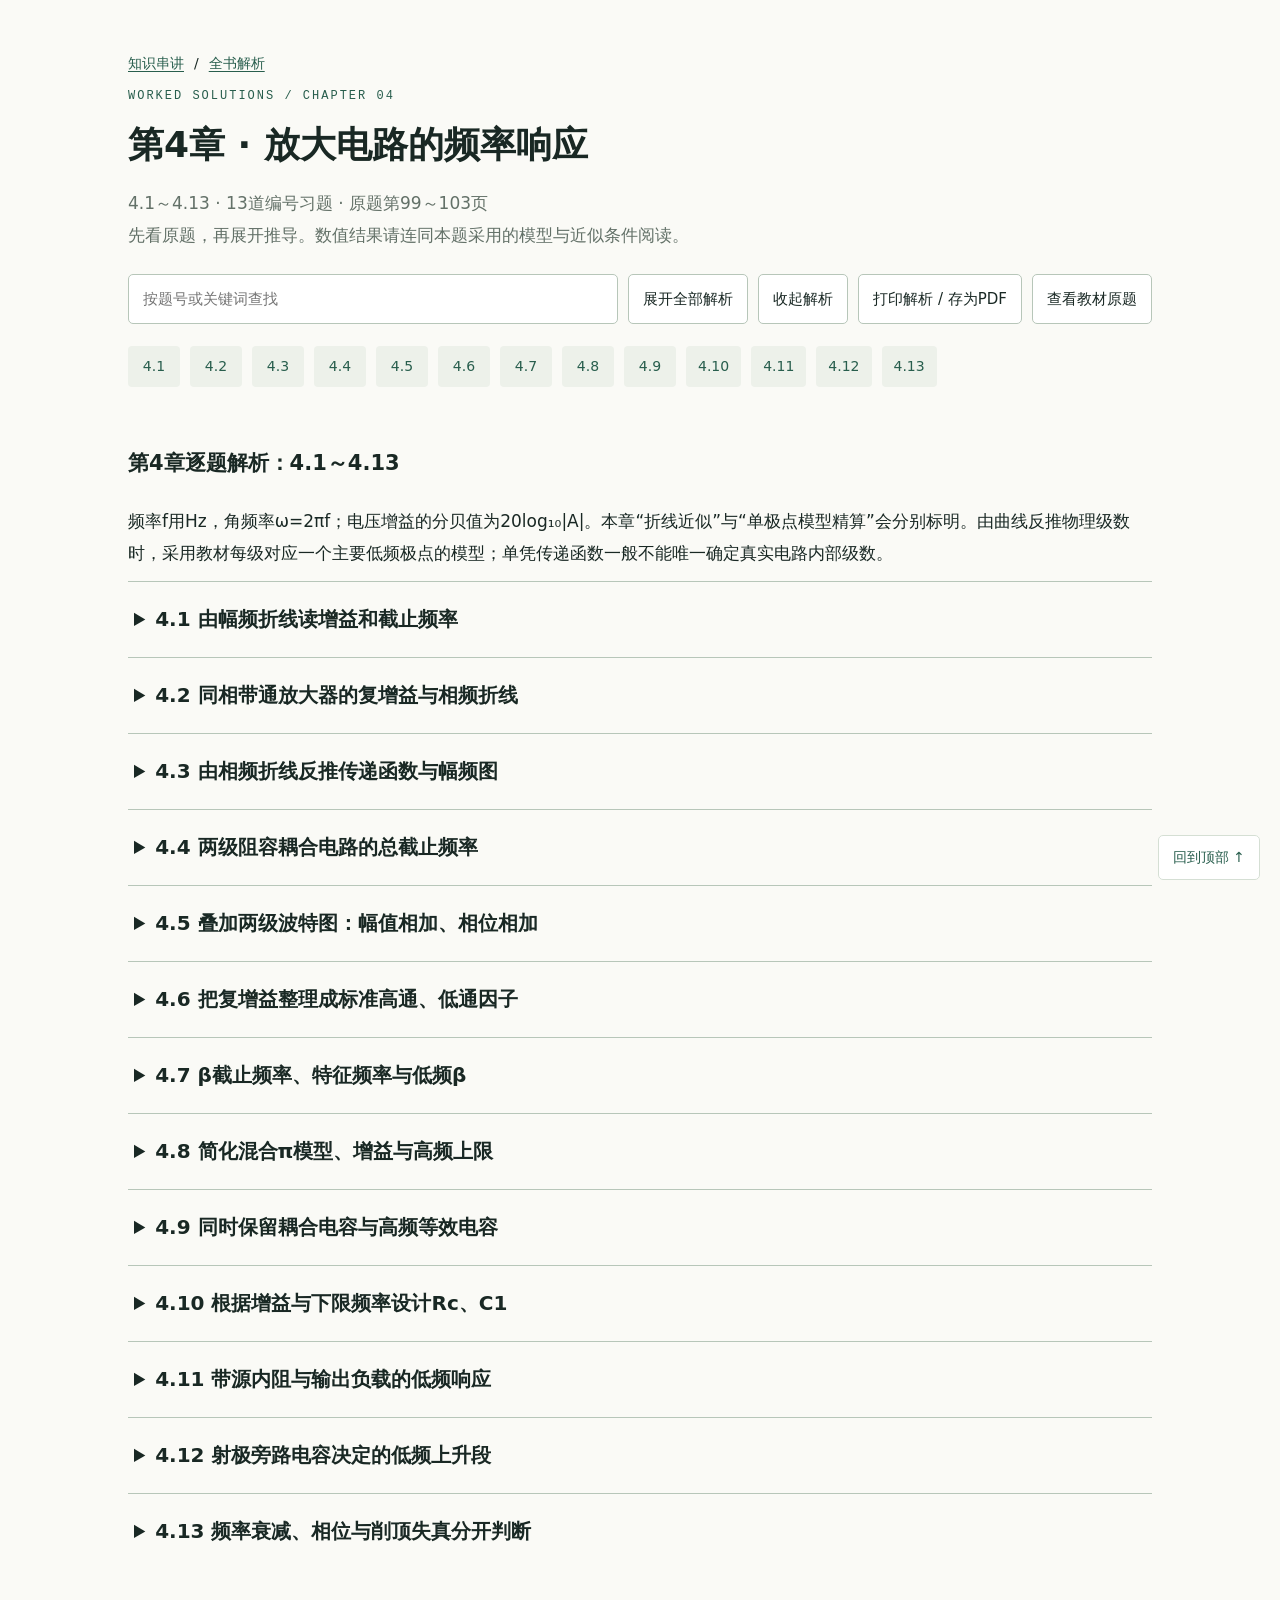
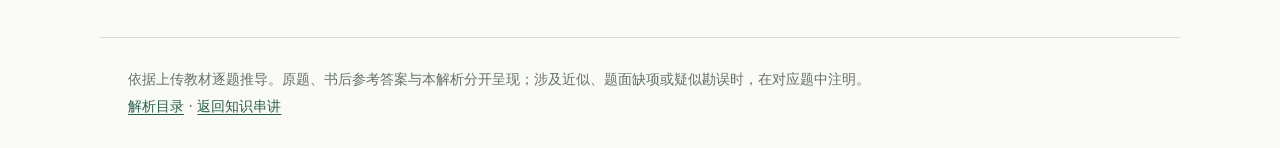
<file: solutions-4.html>
<!doctype html><html lang="zh-CN"><head><meta charset="UTF-8"><meta name="viewport" content="width=device-width,initial-scale=1"><title>第4章习题解析 · 模电学习手册</title><link rel="stylesheet" href="solutions.css"><script defer src="solutions.js"></script></head><body id="top"><header><div class="crumbs"><a href="index.html">知识串讲</a><span>/</span><a href="solutions.html">全书解析</a></div><p class="eyebrow">WORKED SOLUTIONS / CHAPTER 04</p><h1>第4章 · 放大电路的频率响应</h1><p class="intro">4.1～4.13 · 13道编号习题 · 原题第99～103页<br>先看原题，再展开推导。数值结果请连同本题采用的模型与近似条件阅读。</p><div class="actions"><input type="search" data-search aria-label="查找解析" placeholder="按题号或关键词查找"><button data-expand>展开全部解析</button><button data-collapse>收起解析</button><button data-print>打印解析 / 存为PDF</button><button class="original-trigger" data-original>查看教材原题</button></div><nav class="question-nav" aria-label="本章题号"><a href="#solution-4-1">4.1</a><a href="#solution-4-2">4.2</a><a href="#solution-4-3">4.3</a><a href="#solution-4-4">4.4</a><a href="#solution-4-5">4.5</a><a href="#solution-4-6">4.6</a><a href="#solution-4-7">4.7</a><a href="#solution-4-8">4.8</a><a href="#solution-4-9">4.9</a><a href="#solution-4-10">4.10</a><a href="#solution-4-11">4.11</a><a href="#solution-4-12">4.12</a><a href="#solution-4-13">4.13</a></nav></header><main><p id="nothing" hidden>没有匹配的解析，请换一个题号或关键词。</p><section data-solution-chapter="4">
<h3>第4章逐题解析：4.1～4.13</h3>
<p>频率f用Hz，角频率ω=2πf；电压增益的分贝值为20log₁₀|A|。本章“折线近似”与“单极点模型精算”会分别标明。由曲线反推物理级数时，采用教材每级对应一个主要低频极点的模型；单凭传递函数一般不能唯一确定真实电路内部级数。</p>
<details class="solution" id="solution-4-1"><summary>4.1 由幅频折线读增益和截止频率</summary><div><p><a href="pages/p99.jpg" target="_blank" rel="noopener">题干99页</a> · <a href="pages/p100.jpg" target="_blank" rel="noopener">续题与图100页</a></p><details class="question-original"><summary>展开原题与电路图</summary><p class="muted">以下为原题所在整页，包含同页其他题；在图框内滚动查看，点击可放大。</p><div class="question-page-scroll" tabindex="0" role="region" aria-label="原题图页，可滚动"><figure><a href="pages/p99.jpg" aria-label="放大教材第99页"><img src="pages/p99.jpg" loading="lazy" decoding="async" alt="教材第99页：本题原题与电路图所在页，含同页其他题"></a><figcaption>教材第99页 · 点击放大</figcaption></figure><figure><a href="pages/p100.jpg" aria-label="放大教材第100页"><img src="pages/p100.jpg" loading="lazy" decoding="async" alt="教材第100页：本题原题与电路图所在页，含同页其他题"></a><figcaption>教材第100页 · 点击放大</figcaption></figure></div></details><div class="solution-visual"><h4>看图分析</h4><figure class="solution-added-figure"><svg xmlns="http://www.w3.org/2000/svg" viewbox="0 0 850 435" role="img" aria-label="解析图4.1　用题给折点重画幅频响应"><rect width="100%" height="100%" fill="white" stroke="none"></rect><text x="425" y="28" fill="#284f49" stroke="none" font-family="Arial,Microsoft YaHei,sans-serif" font-size="22" text-anchor="middle">4.1：折线拐点与真实−3 dB点要分清</text><path d="M95,330 L760,330" fill="none" stroke="#284f49" stroke-width="2.3"></path><path d="M95,330 L95,75" fill="none" stroke="#284f49" stroke-width="2.3"></path><text x="772" y="335" fill="#284f49" stroke="none" font-family="Arial,Microsoft YaHei,sans-serif" font-size="18" text-anchor="middle">f/Hz</text><text x="95" y="58" fill="#284f49" stroke="none" font-family="Arial,Microsoft YaHei,sans-serif" font-size="18" text-anchor="middle">增益/dB</text><path d="M95,330 L95,336" fill="none" stroke="#284f49" stroke-width="2.3"></path><text x="95" y="365" fill="#284f49" stroke="none" font-family="Arial,Microsoft YaHei,sans-serif" font-size="17" text-anchor="middle">10¹</text><path d="M200,330 L200,336" fill="none" stroke="#284f49" stroke-width="2.3"></path><text x="200" y="365" fill="#284f49" stroke="none" font-family="Arial,Microsoft YaHei,sans-serif" font-size="17" text-anchor="middle">10²</text><path d="M305,330 L305,336" fill="none" stroke="#284f49" stroke-width="2.3"></path><text x="305" y="365" fill="#284f49" stroke="none" font-family="Arial,Microsoft YaHei,sans-serif" font-size="17" text-anchor="middle">10³</text><path d="M410,330 L410,336" fill="none" stroke="#284f49" stroke-width="2.3"></path><text x="410" y="365" fill="#284f49" stroke="none" font-family="Arial,Microsoft YaHei,sans-serif" font-size="17" text-anchor="middle">10⁴</text><path d="M515,330 L515,336" fill="none" stroke="#284f49" stroke-width="2.3"></path><text x="515" y="365" fill="#284f49" stroke="none" font-family="Arial,Microsoft YaHei,sans-serif" font-size="17" text-anchor="middle">10⁵</text><path d="M620,330 L620,336" fill="none" stroke="#284f49" stroke-width="2.3"></path><text x="620" y="365" fill="#284f49" stroke="none" font-family="Arial,Microsoft YaHei,sans-serif" font-size="17" text-anchor="middle">10⁶</text><path d="M725,330 L725,336" fill="none" stroke="#284f49" stroke-width="2.3"></path><text x="725" y="365" fill="#284f49" stroke="none" font-family="Arial,Microsoft YaHei,sans-serif" font-size="17" text-anchor="middle">10⁷</text><path d="M89,330.0 L95,330.0" fill="none" stroke="#284f49" stroke-width="2.3"></path><text x="70" y="336.0" fill="#284f49" stroke="none" font-family="Arial,Microsoft YaHei,sans-serif" font-size="17" text-anchor="middle">0</text><path d="M89,226.0 L95,226.0" fill="none" stroke="#284f49" stroke-width="2.3"></path><text x="70" y="232.0" fill="#284f49" stroke="none" font-family="Arial,Microsoft YaHei,sans-serif" font-size="17" text-anchor="middle">20</text><path d="M89,122.0 L95,122.0" fill="none" stroke="#284f49" stroke-width="2.3"></path><text x="70" y="128.0" fill="#284f49" stroke="none" font-family="Arial,Microsoft YaHei,sans-serif" font-size="17" text-anchor="middle">40</text><polyline points="95,226.0 200,122.0 515,122.0 725,330.0" fill="none" stroke="#a65f31" stroke-width="2.3" stroke-dasharray="6 5"></polyline><polyline points="95.00,226.22 97.62,223.65 100.25,221.08 102.88,218.52 105.50,215.96 108.12,213.40 110.75,210.85 113.38,208.30 116.00,205.76 118.63,203.23 121.25,200.70 123.87,198.19 126.50,195.68 129.12,193.19 131.75,190.70 134.38,188.24 137.00,185.78 139.62,183.34 142.25,180.93 144.88,178.53 147.50,176.15 150.12,173.80 152.75,171.48 155.38,169.18 158.00,166.92 160.62,164.70 163.25,162.51 165.88,160.36 168.50,158.26 171.12,156.21 173.75,154.21 176.38,152.26 179.00,150.37 181.62,148.54 184.25,146.77 186.88,145.08 189.50,143.45 192.12,141.89 194.75,140.40 197.38,138.99 200.00,137.65 202.62,136.39 205.25,135.20 207.88,134.09 210.50,133.05 213.12,132.08 215.75,131.17 218.38,130.34 221.00,129.57 223.62,128.86 226.25,128.21 228.88,127.61 231.50,127.06 234.13,126.56 236.75,126.11 239.38,125.70 242.00,125.32 244.62,124.98 247.25,124.68 249.88,124.40 252.50,124.15 255.12,123.93 257.75,123.73 260.38,123.55 263.00,123.38 265.62,123.24 268.25,123.10 270.88,122.99 273.50,122.88 276.12,122.79 278.75,122.70 281.38,122.63 284.00,122.56 286.62,122.50 289.25,122.45 291.88,122.40 294.50,122.36 297.12,122.32 299.75,122.28 302.38,122.25 305.00,122.23 307.62,122.20 310.25,122.18 312.88,122.16 315.50,122.15 318.12,122.13 320.75,122.12 323.38,122.11 326.00,122.10 328.62,122.09 331.25,122.08 333.88,122.07 336.50,122.07 339.12,122.06 341.75,122.06 344.38,122.05 347.00,122.05 349.62,122.05 352.25,122.05 354.88,122.05 357.50,122.05 360.12,122.05 362.75,122.05 365.38,122.05 368.00,122.05 370.62,122.05 373.25,122.06 375.88,122.06 378.50,122.07 381.12,122.07 383.75,122.08 386.38,122.09 389.00,122.10 391.62,122.11 394.25,122.12 396.88,122.13 399.50,122.15 402.12,122.16 404.75,122.18 407.38,122.20 410.00,122.23 412.63,122.25 415.25,122.28 417.88,122.32 420.50,122.36 423.12,122.40 425.75,122.45 428.38,122.50 431.00,122.56 433.62,122.63 436.25,122.70 438.88,122.79 441.50,122.88 444.12,122.99 446.75,123.10 449.38,123.24 452.00,123.38 454.62,123.55 457.25,123.73 459.87,123.93 462.50,124.15 465.13,124.40 467.75,124.68 470.38,124.98 473.00,125.32 475.62,125.70 478.25,126.11 480.88,126.56 483.50,127.06 486.12,127.61 488.75,128.21 491.38,128.86 494.00,129.57 496.62,130.34 499.25,131.17 501.88,132.08 504.50,133.05 507.12,134.09 509.75,135.20 512.38,136.39 515.00,137.65 517.62,138.99 520.25,140.40 522.88,141.89 525.50,143.45 528.12,145.08 530.75,146.77 533.38,148.54 536.00,150.37 538.62,152.26 541.25,154.21 543.88,156.21 546.50,158.26 549.12,160.36 551.75,162.51 554.38,164.70 557.00,166.92 559.62,169.18 562.25,171.48 564.88,173.80 567.50,176.15 570.12,178.53 572.75,180.93 575.38,183.34 578.00,185.78 580.62,188.24 583.25,190.70 585.88,193.19 588.50,195.68 591.12,198.19 593.75,200.70 596.38,203.23 599.00,205.76 601.62,208.30 604.25,210.85 606.88,213.40 609.50,215.96 612.12,218.52 614.75,221.08 617.38,223.65 620.00,226.22 622.62,228.80 625.25,231.38 627.88,233.96 630.50,236.54 633.12,239.13 635.75,241.71 638.38,244.30 641.00,246.89 643.62,249.48 646.25,252.07 648.88,254.66 651.50,257.26 654.12,259.85 656.75,262.45 659.38,265.04 662.00,267.64 664.62,270.23 667.25,272.83 669.88,275.43 672.50,278.02 675.12,280.62 677.75,283.22 680.38,285.82 683.00,288.41 685.62,291.01 688.25,293.61 690.88,296.21 693.50,298.81 696.12,301.41 698.75,304.01 701.38,306.61 704.00,309.21 706.62,311.81 709.25,314.40 711.88,317.00 714.50,319.60 717.12,322.20 719.75,324.80 722.38,327.40 725.00,330.00" fill="none" stroke="#284f49" stroke-width="2.5"></polyline><circle cx="200" cy="137.652" r="4" fill="#284f49" stroke="none"></circle><path d="M200,330 L200,137.652" fill="none" stroke="#284f49" stroke-width="2.3" stroke-dasharray="4 5"></path><circle cx="515" cy="137.652" r="4" fill="#284f49" stroke="none"></circle><path d="M515,330 L515,137.652" fill="none" stroke="#284f49" stroke-width="2.3" stroke-dasharray="4 5"></path><text x="365" y="93" fill="#284f49" stroke="none" font-family="Arial,Microsoft YaHei,sans-serif" font-size="18" text-anchor="middle">中频：40 dB → 100倍</text><text x="430" y="172" fill="#284f49" stroke="none" font-family="Arial,Microsoft YaHei,sans-serif" font-size="18" text-anchor="middle">截止点约37 dB → 70.71倍</text><text x="425" y="405" fill="#284f49" stroke="none" font-family="Arial,Microsoft YaHei,sans-serif" font-size="18" text-anchor="middle">虚线：波特折线；实线：单个低频极点与单个高频极点模型</text></svg><figcaption>解析图4.1　用题给折点重画幅频响应</figcaption></figure><p>横轴按十倍频展开。折线在100Hz与100kHz处转折；真实曲线在这些位置约比40dB低3dB。1MHz位于右侧折点之后一整个十倍频程，所以折线从40dB降到20dB，电压增益约为10倍。</p></div><p>① 中频水平段为40dB，由20log₁₀|A<sub>um</sub>|=40得|A<sub>um</sub>|=10²=100倍。</p><p>② 下端折点为10²Hz，上端折点为10⁵Hz，所以f<sub>L</sub>=100Hz，f<sub>H</sub>=100kHz。</p><p>③ 实际截止点不是折线水平段的40dB，而是比中频低3.01dB：G≈36.99dB≈37dB；|A|=100/√2≈70.71倍。</p><p>④ 1MHz是f<sub>H</sub>的10倍，右侧斜率−20dB/十倍频，折线估计G=40−20=20dB，|A|≈10倍。单极点精算约100/√(1+10²)=9.95倍、19.96dB，与折线估计接近。</p></div></details>
<details class="solution" id="solution-4-2"><summary>4.2 同相带通放大器的复增益与相频折线</summary><div><p><a href="pages/p100.jpg" target="_blank" rel="noopener">原题与图：教材100页</a></p><details class="question-original"><summary>展开原题与电路图</summary><p class="muted">以下为原题所在整页，包含同页其他题；在图框内滚动查看，点击可放大。</p><div class="question-page-scroll" tabindex="0" role="region" aria-label="原题图页，可滚动"><figure><a href="pages/p100.jpg" aria-label="放大教材第100页"><img src="pages/p100.jpg" loading="lazy" decoding="async" alt="教材第100页：本题原题与电路图所在页，含同页其他题"></a><figcaption>教材第100页 · 点击放大</figcaption></figure></div></details><p>① 中频34dB对应10<sup>34/20</sup>≈50.12，按题图取约50；下、上折点分别为100Hz、10⁶Hz。同相表示中频增益取正号。</p><div class="formula">A(jf)≈50·(jf/100)/[(1+jf/100)(1+jf/10⁶)]。</div><p>② 高频极点贡献−arctan(f/10⁶)，低频高通贡献90°−arctan(f/100)。</p><div class="formula">φ(f)=90°−arctan(f/100)−arctan(f/10⁶)。</div><p>按每个极点在0.1f<sub>c</sub>～10f<sub>c</sub>之间以−45°/十倍频变化的折线规则，连接下列关键点即可画图。</p><table><tr><th>f/Hz</th><th>≤10</th><th>100</th><th>10³～10⁵</th><th>10⁶</th><th>≥10⁷</th></tr><tr><td>φ</td><td>+90°</td><td>+45°</td><td>0°</td><td>−45°</td><td>−90°</td></tr></table><figure><svg viewbox="0 0 760 330" xmlns="http://www.w3.org/2000/svg" role="img" aria-label="4.2 相频折线：在10～1000Hz、100kHz～10MHz分别下降90°" style="max-width:760px"><title>4.2 相频折线：在10～1000Hz、100kHz～10MHz分别下降90°</title><g style="stroke:#294c40;stroke-width:1.6;fill:none"><path d="M70.00,40.00L70.00,255.00" style="stroke:#294c40"></path><path d="M70.00,255.00L710.00,255.00" style="stroke:#294c40"></path><text x="15" y="27" style="font:13px system-ui,sans-serif;fill:#294c40;stroke:none">φ / °</text><text x="660" y="305" style="font:13px system-ui,sans-serif;fill:#294c40;stroke:none">f / Hz（对数）</text><path d="M70.00,255.00L70.00,261.00" style="stroke:#294c40"></path><text x="57.0" y="282" style="font:12px system-ui,sans-serif;fill:#294c40;stroke:none">1</text><path d="M145.00,255.00L145.00,261.00" style="stroke:#294c40"></path><text x="132.0" y="282" style="font:12px system-ui,sans-serif;fill:#294c40;stroke:none">10</text><path d="M220.00,255.00L220.00,261.00" style="stroke:#294c40"></path><text x="207.0" y="282" style="font:12px system-ui,sans-serif;fill:#294c40;stroke:none">10²</text><path d="M295.00,255.00L295.00,261.00" style="stroke:#294c40"></path><text x="282.0" y="282" style="font:12px system-ui,sans-serif;fill:#294c40;stroke:none">10³</text><path d="M445.00,255.00L445.00,261.00" style="stroke:#294c40"></path><text x="432.0" y="282" style="font:12px system-ui,sans-serif;fill:#294c40;stroke:none">10⁵</text><path d="M520.00,255.00L520.00,261.00" style="stroke:#294c40"></path><text x="507.0" y="282" style="font:12px system-ui,sans-serif;fill:#294c40;stroke:none">10⁶</text><path d="M595.00,255.00L595.00,261.00" style="stroke:#294c40"></path><text x="582.0" y="282" style="font:12px system-ui,sans-serif;fill:#294c40;stroke:none">10⁷</text><path d="M670.00,255.00L670.00,261.00" style="stroke:#294c40"></path><text x="657.0" y="282" style="font:12px system-ui,sans-serif;fill:#294c40;stroke:none">10⁸</text><path d="M65.00,255.00L710.00,255.00" style="stroke:#d4ddd6" stroke-dasharray="5 4"></path><text x="18" y="259.0" style="font:12px system-ui,sans-serif;fill:#294c40;stroke:none">-90</text><path d="M65.00,205.00L710.00,205.00" style="stroke:#d4ddd6" stroke-dasharray="5 4"></path><text x="18" y="209.0" style="font:12px system-ui,sans-serif;fill:#294c40;stroke:none">-45</text><path d="M65.00,155.00L710.00,155.00" style="stroke:#d4ddd6" stroke-dasharray="5 4"></path><text x="18" y="159.0" style="font:12px system-ui,sans-serif;fill:#294c40;stroke:none">0</text><path d="M65.00,105.00L710.00,105.00" style="stroke:#d4ddd6" stroke-dasharray="5 4"></path><text x="18" y="109.0" style="font:12px system-ui,sans-serif;fill:#294c40;stroke:none">45</text><path d="M65.00,55.00L710.00,55.00" style="stroke:#d4ddd6" stroke-dasharray="5 4"></path><text x="18" y="59.0" style="font:12px system-ui,sans-serif;fill:#294c40;stroke:none">90</text><polyline points="70.00,55.00 145.00,55.00 295.00,155.00 445.00,155.00 595.00,255.00 670.00,255.00" style="stroke:#275e85;fill:none;stroke-width:2"></polyline><circle cx="70.00" cy="55.00" r="3" style="fill:#275e85;stroke:none"></circle><circle cx="145.00" cy="55.00" r="3" style="fill:#275e85;stroke:none"></circle><circle cx="295.00" cy="155.00" r="3" style="fill:#275e85;stroke:none"></circle><circle cx="445.00" cy="155.00" r="3" style="fill:#275e85;stroke:none"></circle><circle cx="595.00" cy="255.00" r="3" style="fill:#275e85;stroke:none"></circle><circle cx="670.00" cy="255.00" r="3" style="fill:#275e85;stroke:none"></circle></g></svg><figcaption>4.2 相频折线：在10～1000Hz、100kHz～10MHz分别下降90°</figcaption></figure></div></details>
<details class="solution" id="solution-4-3"><summary>4.3 由相频折线反推传递函数与幅频图</summary><div><p><a href="pages/p100.jpg" target="_blank" rel="noopener">原题与图：教材100页</a></p><details class="question-original"><summary>展开原题与电路图</summary><p class="muted">以下为原题所在整页，包含同页其他题；在图框内滚动查看，点击可放大。</p><div class="question-page-scroll" tabindex="0" role="region" aria-label="原题图页，可滚动"><figure><a href="pages/p100.jpg" aria-label="放大教材第100页"><img src="pages/p100.jpg" loading="lazy" decoding="async" alt="教材第100页：本题原题与电路图所在页，含同页其他题"></a><figcaption>教材第100页 · 点击放大</figcaption></figure></div></details><p>① 低频相位从1Hz开始下降，在100Hz结束，几何中心为10Hz，因此f<sub>L</sub>=10Hz；高频相位在10⁴～10⁶Hz变化，中心为10⁵Hz，因此f<sub>H</sub>=10⁵Hz。中频相位−180°说明增益为负。</p><div class="formula">A(jf)=−100·(jf/10)/[(1+jf/10)(1+jf/10⁵)]。</div><p class="warn-tip">书后表达式没有写前面的负号，与原图中频−180°不一致。本题必须保留负号；若不加负号，相位会整体少180°。</p><p>② 中频增益100倍，即40dB；低频段斜率+20dB/十倍频，高频段斜率−20dB/十倍频。</p><div class="formula">折线G(f)：<br>f&lt;10Hz：40+20log₁₀(f/10) dB；<br>10Hz≤f≤10⁵Hz：40dB；<br>f&gt;10⁵Hz：40−20log₁₀(f/10⁵) dB。</div><p>画图可取(1Hz,20dB)、(10Hz,40dB)、(10⁵Hz,40dB)、(10⁶Hz,20dB)。实际两个截止点约为37dB。</p><figure><svg viewbox="0 0 760 330" xmlns="http://www.w3.org/2000/svg" role="img" aria-label="4.3 幅频折线：中频40dB，下限10Hz，上限100kHz" style="max-width:760px"><title>4.3 幅频折线：中频40dB，下限10Hz，上限100kHz</title><g style="stroke:#294c40;stroke-width:1.6;fill:none"><path d="M70.00,40.00L70.00,255.00" style="stroke:#294c40"></path><path d="M70.00,255.00L710.00,255.00" style="stroke:#294c40"></path><text x="15" y="27" style="font:13px system-ui,sans-serif;fill:#294c40;stroke:none">20lg|A| / dB</text><text x="660" y="305" style="font:13px system-ui,sans-serif;fill:#294c40;stroke:none">f / Hz（对数）</text><path d="M70.00,255.00L70.00,261.00" style="stroke:#294c40"></path><text x="57.0" y="282" style="font:12px system-ui,sans-serif;fill:#294c40;stroke:none">1</text><path d="M155.71,255.00L155.71,261.00" style="stroke:#294c40"></path><text x="142.71428571428572" y="282" style="font:12px system-ui,sans-serif;fill:#294c40;stroke:none">10</text><path d="M241.43,255.00L241.43,261.00" style="stroke:#294c40"></path><text x="228.42857142857142" y="282" style="font:12px system-ui,sans-serif;fill:#294c40;stroke:none">10²</text><path d="M327.14,255.00L327.14,261.00" style="stroke:#294c40"></path><text x="314.1428571428571" y="282" style="font:12px system-ui,sans-serif;fill:#294c40;stroke:none">10³</text><path d="M412.86,255.00L412.86,261.00" style="stroke:#294c40"></path><text x="399.85714285714283" y="282" style="font:12px system-ui,sans-serif;fill:#294c40;stroke:none">10⁴</text><path d="M498.57,255.00L498.57,261.00" style="stroke:#294c40"></path><text x="485.57142857142856" y="282" style="font:12px system-ui,sans-serif;fill:#294c40;stroke:none">10⁵</text><path d="M584.29,255.00L584.29,261.00" style="stroke:#294c40"></path><text x="571.2857142857142" y="282" style="font:12px system-ui,sans-serif;fill:#294c40;stroke:none">10⁶</text><path d="M670.00,255.00L670.00,261.00" style="stroke:#294c40"></path><text x="657.0" y="282" style="font:12px system-ui,sans-serif;fill:#294c40;stroke:none">10⁷</text><path d="M65.00,255.00L710.00,255.00" style="stroke:#d4ddd6" stroke-dasharray="5 4"></path><text x="18" y="259.0" style="font:12px system-ui,sans-serif;fill:#294c40;stroke:none">0</text><path d="M65.00,175.00L710.00,175.00" style="stroke:#d4ddd6" stroke-dasharray="5 4"></path><text x="18" y="179.0" style="font:12px system-ui,sans-serif;fill:#294c40;stroke:none">20</text><path d="M65.00,95.00L710.00,95.00" style="stroke:#d4ddd6" stroke-dasharray="5 4"></path><text x="18" y="99.0" style="font:12px system-ui,sans-serif;fill:#294c40;stroke:none">40</text><polyline points="70.00,175.00 155.71,95.00 498.57,95.00 584.29,175.00 670.00,255.00" style="stroke:#275e85;fill:none;stroke-width:2"></polyline><circle cx="70.00" cy="175.00" r="3" style="fill:#275e85;stroke:none"></circle><circle cx="155.71" cy="95.00" r="3" style="fill:#275e85;stroke:none"></circle><circle cx="498.57" cy="95.00" r="3" style="fill:#275e85;stroke:none"></circle><circle cx="584.29" cy="175.00" r="3" style="fill:#275e85;stroke:none"></circle><circle cx="670.00" cy="255.00" r="3" style="fill:#275e85;stroke:none"></circle></g></svg><figcaption>4.3 幅频折线：中频40dB，下限10Hz，上限100kHz</figcaption></figure></div></details>
<details class="solution" id="solution-4-4"><summary>4.4 两级阻容耦合电路的总截止频率</summary><div><p><a href="pages/p100.jpg" target="_blank" rel="noopener">题干100页</a> · <a href="pages/p101.jpg" target="_blank" rel="noopener">题图101页</a></p><details class="question-original"><summary>展开原题与电路图</summary><p class="muted">以下为原题所在整页，包含同页其他题；在图框内滚动查看，点击可放大。</p><div class="question-page-scroll" tabindex="0" role="region" aria-label="原题图页，可滚动"><figure><a href="pages/p100.jpg" aria-label="放大教材第100页"><img src="pages/p100.jpg" loading="lazy" decoding="async" alt="教材第100页：本题原题与电路图所在页，含同页其他题"></a><figcaption>教材第100页 · 点击放大</figcaption></figure><figure><a href="pages/p101.jpg" aria-label="放大教材第101页"><img src="pages/p101.jpg" loading="lazy" decoding="async" alt="教材第101页：本题原题与电路图所在页，含同页其他题"></a><figcaption>教材第101页 · 点击放大</figcaption></figure></div></details><p>① 低频最左段为+40dB/十倍频，说明有两个一阶高通因子；高频最右段−40dB/十倍频，也对应两个高频极点。按教材模型判断为两级。</p><p>② 低频斜率在10Hz从+40变+20、在100Hz从+20变0，所以两个下限分别为10Hz、100Hz，归给哪一级可互换。高频在10⁶Hz直接从0变为−40，说明f<sub>H1</sub>=f<sub>H2</sub>=10⁶Hz。</p><p>③ 低端由100Hz极点主导，可估f<sub>L</sub>≈100Hz。若按总幅值下降1/√2精算：</p><div class="formula">[f²/(f²+10²)]·[f²/(f²+100²)]=1/2，<br>解得f<sub>L</sub>≈100.985Hz。</div><p>高端两个极点相同，不可直接取10⁶Hz：总幅值比为1/[1+(f/10⁶)²]。</p><div class="formula">1/[1+(f<sub>H</sub>/10⁶)²]=1/√2；<br>f<sub>H</sub>=10⁶√(√2−1)≈6.436×10⁵Hz。</div><p>教材经验公式1/[1.1√(1/f<sub>H1</sub>²+1/f<sub>H2</sub>²)]给6.428×10⁵Hz，与精算一致到约0.1%。低频极点相差较大时直接取主导极点，比机械乘1.1更合适。</p></div></details>
<details class="solution" id="solution-4-5"><summary>4.5 叠加两级波特图：幅值相加、相位相加</summary><div><p><a href="pages/p100.jpg" target="_blank" rel="noopener">题干100页</a> · <a href="pages/p101.jpg" target="_blank" rel="noopener">续题与图101页</a></p><details class="question-original"><summary>展开原题与电路图</summary><p class="muted">以下为原题所在整页，包含同页其他题；在图框内滚动查看，点击可放大。</p><div class="question-page-scroll" tabindex="0" role="region" aria-label="原题图页，可滚动"><figure><a href="pages/p100.jpg" aria-label="放大教材第100页"><img src="pages/p100.jpg" loading="lazy" decoding="async" alt="教材第100页：本题原题与电路图所在页，含同页其他题"></a><figcaption>教材第100页 · 点击放大</figcaption></figure><figure><a href="pages/p101.jpg" aria-label="放大教材第101页"><img src="pages/p101.jpg" loading="lazy" decoding="async" alt="教材第101页：本题原题与电路图所在页，含同页其他题"></a><figcaption>教材第101页 · 点击放大</figcaption></figure></div></details><p>① 第一级中频40dB、第二级20dB，所以总中频60dB，即1000倍。两级f<sub>L</sub>均为10Hz，上限分别为10⁵Hz、10⁶Hz。逐频率把两幅图的纵坐标相加：</p><table><tr><th>频率段</th><th>总幅频折线</th></tr><tr><td>f&lt;10Hz</td><td>60+40log₁₀(f/10) dB，斜率+40dB/十倍频</td></tr><tr><td>10～10⁵Hz</td><td>60dB</td></tr><tr><td>10⁵～10⁶Hz</td><td>60−20log₁₀(f/10⁵) dB</td></tr><tr><td>f&gt;10⁶Hz</td><td>40−40log₁₀(f/10⁶) dB</td></tr></table><p>相位采用连续展开值：把第一级中频−180°与第二级中频0°相加。折线关键点如下；横轴为对数，各相邻点用直线连接。</p><table><tr><th>f/Hz</th><th>≤1</th><th>10</th><th>10²～10⁴</th><th>10⁵</th><th>10⁶</th><th>≥10⁷</th></tr><tr><td>总φ</td><td>0°</td><td>−90°</td><td>−180°</td><td>−225°</td><td>−315°</td><td>−360°</td></tr></table><figure><svg viewbox="0 0 760 330" xmlns="http://www.w3.org/2000/svg" role="img" aria-label="4.5 两级总幅频折线：60dB中频增益，远低频+40、远高频−40dB/十倍频" style="max-width:760px"><title>4.5 两级总幅频折线：60dB中频增益，远低频+40、远高频−40dB/十倍频</title><g style="stroke:#294c40;stroke-width:1.6;fill:none"><path d="M70.00,40.00L70.00,255.00" style="stroke:#294c40"></path><path d="M70.00,255.00L710.00,255.00" style="stroke:#294c40"></path><text x="15" y="27" style="font:13px system-ui,sans-serif;fill:#294c40;stroke:none">20lg|A| / dB</text><text x="660" y="305" style="font:13px system-ui,sans-serif;fill:#294c40;stroke:none">f / Hz（对数）</text><path d="M70.00,255.00L70.00,261.00" style="stroke:#294c40"></path><text x="57.0" y="282" style="font:12px system-ui,sans-serif;fill:#294c40;stroke:none">1</text><path d="M155.71,255.00L155.71,261.00" style="stroke:#294c40"></path><text x="142.71428571428572" y="282" style="font:12px system-ui,sans-serif;fill:#294c40;stroke:none">10</text><path d="M241.43,255.00L241.43,261.00" style="stroke:#294c40"></path><text x="228.42857142857142" y="282" style="font:12px system-ui,sans-serif;fill:#294c40;stroke:none">10²</text><path d="M327.14,255.00L327.14,261.00" style="stroke:#294c40"></path><text x="314.1428571428571" y="282" style="font:12px system-ui,sans-serif;fill:#294c40;stroke:none">10³</text><path d="M412.86,255.00L412.86,261.00" style="stroke:#294c40"></path><text x="399.85714285714283" y="282" style="font:12px system-ui,sans-serif;fill:#294c40;stroke:none">10⁴</text><path d="M498.57,255.00L498.57,261.00" style="stroke:#294c40"></path><text x="485.57142857142856" y="282" style="font:12px system-ui,sans-serif;fill:#294c40;stroke:none">10⁵</text><path d="M584.29,255.00L584.29,261.00" style="stroke:#294c40"></path><text x="571.2857142857142" y="282" style="font:12px system-ui,sans-serif;fill:#294c40;stroke:none">10⁶</text><path d="M670.00,255.00L670.00,261.00" style="stroke:#294c40"></path><text x="657.0" y="282" style="font:12px system-ui,sans-serif;fill:#294c40;stroke:none">10⁷</text><path d="M65.00,255.00L710.00,255.00" style="stroke:#d4ddd6" stroke-dasharray="5 4"></path><text x="18" y="259.0" style="font:12px system-ui,sans-serif;fill:#294c40;stroke:none">0</text><path d="M65.00,188.33L710.00,188.33" style="stroke:#d4ddd6" stroke-dasharray="5 4"></path><text x="18" y="192.33333333333334" style="font:12px system-ui,sans-serif;fill:#294c40;stroke:none">20</text><path d="M65.00,121.67L710.00,121.67" style="stroke:#d4ddd6" stroke-dasharray="5 4"></path><text x="18" y="125.66666666666669" style="font:12px system-ui,sans-serif;fill:#294c40;stroke:none">40</text><path d="M65.00,55.00L710.00,55.00" style="stroke:#d4ddd6" stroke-dasharray="5 4"></path><text x="18" y="59.0" style="font:12px system-ui,sans-serif;fill:#294c40;stroke:none">60</text><polyline points="70.00,188.33 155.71,55.00 498.57,55.00 584.29,121.67 670.00,255.00" style="stroke:#275e85;fill:none;stroke-width:2"></polyline><circle cx="70.00" cy="188.33" r="3" style="fill:#275e85;stroke:none"></circle><circle cx="155.71" cy="55.00" r="3" style="fill:#275e85;stroke:none"></circle><circle cx="498.57" cy="55.00" r="3" style="fill:#275e85;stroke:none"></circle><circle cx="584.29" cy="121.67" r="3" style="fill:#275e85;stroke:none"></circle><circle cx="670.00" cy="255.00" r="3" style="fill:#275e85;stroke:none"></circle></g></svg><figcaption>4.5 两级总幅频折线：60dB中频增益，远低频+40、远高频−40dB/十倍频</figcaption></figure><figure><svg viewbox="0 0 760 330" xmlns="http://www.w3.org/2000/svg" role="img" aria-label="4.5 两级总相频折线：采用连续展开相位" style="max-width:760px"><title>4.5 两级总相频折线：采用连续展开相位</title><g style="stroke:#294c40;stroke-width:1.6;fill:none"><path d="M70.00,40.00L70.00,255.00" style="stroke:#294c40"></path><path d="M70.00,255.00L710.00,255.00" style="stroke:#294c40"></path><text x="15" y="27" style="font:13px system-ui,sans-serif;fill:#294c40;stroke:none">φ / °</text><text x="660" y="305" style="font:13px system-ui,sans-serif;fill:#294c40;stroke:none">f / Hz（对数）</text><path d="M70.00,255.00L70.00,261.00" style="stroke:#294c40"></path><text x="57.0" y="282" style="font:12px system-ui,sans-serif;fill:#294c40;stroke:none">0.1</text><path d="M136.67,255.00L136.67,261.00" style="stroke:#294c40"></path><text x="123.66666666666666" y="282" style="font:12px system-ui,sans-serif;fill:#294c40;stroke:none">1</text><path d="M203.33,255.00L203.33,261.00" style="stroke:#294c40"></path><text x="190.33333333333331" y="282" style="font:12px system-ui,sans-serif;fill:#294c40;stroke:none">10</text><path d="M270.00,255.00L270.00,261.00" style="stroke:#294c40"></path><text x="257.0" y="282" style="font:12px system-ui,sans-serif;fill:#294c40;stroke:none">10²</text><path d="M403.33,255.00L403.33,261.00" style="stroke:#294c40"></path><text x="390.33333333333337" y="282" style="font:12px system-ui,sans-serif;fill:#294c40;stroke:none">10⁴</text><path d="M470.00,255.00L470.00,261.00" style="stroke:#294c40"></path><text x="457.0" y="282" style="font:12px system-ui,sans-serif;fill:#294c40;stroke:none">10⁵</text><path d="M536.67,255.00L536.67,261.00" style="stroke:#294c40"></path><text x="523.6666666666667" y="282" style="font:12px system-ui,sans-serif;fill:#294c40;stroke:none">10⁶</text><path d="M603.33,255.00L603.33,261.00" style="stroke:#294c40"></path><text x="590.3333333333333" y="282" style="font:12px system-ui,sans-serif;fill:#294c40;stroke:none">10⁷</text><path d="M670.00,255.00L670.00,261.00" style="stroke:#294c40"></path><text x="657.0" y="282" style="font:12px system-ui,sans-serif;fill:#294c40;stroke:none">10⁸</text><path d="M65.00,55.00L710.00,55.00" style="stroke:#d4ddd6" stroke-dasharray="5 4"></path><text x="18" y="59.0" style="font:12px system-ui,sans-serif;fill:#294c40;stroke:none">0</text><path d="M65.00,105.00L710.00,105.00" style="stroke:#d4ddd6" stroke-dasharray="5 4"></path><text x="18" y="109.0" style="font:12px system-ui,sans-serif;fill:#294c40;stroke:none">-90</text><path d="M65.00,155.00L710.00,155.00" style="stroke:#d4ddd6" stroke-dasharray="5 4"></path><text x="18" y="159.0" style="font:12px system-ui,sans-serif;fill:#294c40;stroke:none">-180</text><path d="M65.00,205.00L710.00,205.00" style="stroke:#d4ddd6" stroke-dasharray="5 4"></path><text x="18" y="209.0" style="font:12px system-ui,sans-serif;fill:#294c40;stroke:none">-270</text><path d="M65.00,255.00L710.00,255.00" style="stroke:#d4ddd6" stroke-dasharray="5 4"></path><text x="18" y="259.0" style="font:12px system-ui,sans-serif;fill:#294c40;stroke:none">-360</text><polyline points="70.00,55.00 136.67,55.00 270.00,155.00 403.33,155.00 470.00,180.00 536.67,230.00 603.33,255.00 670.00,255.00" style="stroke:#275e85;fill:none;stroke-width:2"></polyline><circle cx="70.00" cy="55.00" r="3" style="fill:#275e85;stroke:none"></circle><circle cx="136.67" cy="55.00" r="3" style="fill:#275e85;stroke:none"></circle><circle cx="270.00" cy="155.00" r="3" style="fill:#275e85;stroke:none"></circle><circle cx="403.33" cy="155.00" r="3" style="fill:#275e85;stroke:none"></circle><circle cx="470.00" cy="180.00" r="3" style="fill:#275e85;stroke:none"></circle><circle cx="536.67" cy="230.00" r="3" style="fill:#275e85;stroke:none"></circle><circle cx="603.33" cy="255.00" r="3" style="fill:#275e85;stroke:none"></circle><circle cx="670.00" cy="255.00" r="3" style="fill:#275e85;stroke:none"></circle></g></svg><figcaption>4.5 两级总相频折线：采用连续展开相位</figcaption></figure><p>② 两个相同低频高通级联，令总幅值比f²/(f²+10²)=1/√2：</p><div class="formula">f<sub>L</sub>=10/√(√2−1)≈15.54Hz（教材经验值约15.6Hz）。</div><p>高频由10⁵Hz极点主导，f<sub>H</sub>≈10⁵Hz。保留两个极点求[1+(f/10⁵)²][1+(f/10⁶)²]=2，得f<sub>H</sub>≈9.902×10⁴Hz。</p><p class="warn-tip">书后该题上限频率的文字/指数与图不符。按图上10⁵Hz和10⁶Hz两折点，总上限应约100kHz，不能读成100Hz，也不能取较大的1MHz。</p></div></details>
<details class="solution" id="solution-4-6"><summary>4.6 把复增益整理成标准高通、低通因子</summary><div><p><a href="pages/p101.jpg" target="_blank" rel="noopener">原题：教材101页</a></p><details class="question-original"><summary>展开原题与电路图</summary><p class="muted">以下为原题所在整页，包含同页其他题；在图框内滚动查看，点击可放大。</p><div class="question-page-scroll" tabindex="0" role="region" aria-label="原题图页，可滚动"><figure><a href="pages/p101.jpg" aria-label="放大教材第101页"><img src="pages/p101.jpg" loading="lazy" decoding="async" alt="教材第101页：本题原题与电路图所在页，含同页其他题"></a><figcaption>教材第101页 · 点击放大</figcaption></figure></div></details><div class="formula">A(jf)=−0.2f²/[(1+jf/5)(1+jf/50)(1+jf/10⁵)]<br>=50·[(jf/5)/(1+jf/5)]·[(jf/50)/(1+jf/50)]·[1/(1+jf/10⁵)]。</div><p>① 标准式有两个低频高通因子，按教材阻容耦合模型判为两级（另一个高频极点可能很高，已忽略）。</p><p>② 在50Hz≪f≪10⁵Hz范围，高通因子都趋于1，低通因子也近似1，所以中频<strong>A<sub>um</sub>=+50</strong>。原式分子负号不能直接当作中频反相，因为两个jf相乘还带来一个负号。</p><p>③ 高频只有一个主导极点，f<sub>H</sub>≈10⁵Hz；低频有5Hz和50Hz两个极点，按主导极点近似f<sub>L</sub>≈50Hz。</p><div class="formula">精算低端：[f²/(f²+5²)]·[f²/(f²+50²)]=1/2，<br>解得f<sub>L</sub>≈50.493Hz。</div><p>上下限相差约2000倍，因此求低端时忽略高频因子、求高端时忽略低频因子的误差很小。</p></div></details>
<details class="solution" id="solution-4-7"><summary>4.7 β截止频率、特征频率与低频β</summary><div><p><a href="pages/p101.jpg" target="_blank" rel="noopener">原题：教材101页</a></p><details class="question-original"><summary>展开原题与电路图</summary><p class="muted">以下为原题所在整页，包含同页其他题；在图框内滚动查看，点击可放大。</p><div class="question-page-scroll" tabindex="0" role="region" aria-label="原题图页，可滚动"><figure><a href="pages/p101.jpg" aria-label="放大教材第101页"><img src="pages/p101.jpg" loading="lazy" decoding="async" alt="教材第101页：本题原题与电路图所在页，含同页其他题"></a><figcaption>教材第101页 · 点击放大</figcaption></figure></div></details><p>采用单极点电流增益模型：</p><div class="formula">|β(f)|=β₀/√[1+(f/f<sub>β</sub>)²]；<br>f<sub>T</sub>=f<sub>β</sub>√(β₀²−1)≈β₀f<sub>β</sub>。</div><p>第一只管：1kHz远低于截止频率，可把测得100当作β₀。于是f<sub>β</sub>≈300MHz/100=<strong>3MHz</strong>，回代验证1kHz≪3MHz。</p><p>第二只管：f<sub>β</sub>=2MHz，10MHz时|β|=20。</p><div class="formula">β₀=20√[1+(10/2)²]=20√26≈101.98；<br>f<sub>T</sub>=2√(101.98²−1)MHz≈203.95MHz。</div><p>按题目要求“约为多少”，可写<strong>β₀≈100、f<sub>T</sub>≈200MHz</strong>。不能把10MHz处的β=20直接当低频β去乘2MHz。</p></div></details>
<details class="solution" id="solution-4-8"><summary>4.8 简化混合π模型、增益与高频上限</summary><div><p><a href="pages/p101.jpg" target="_blank" rel="noopener">题干101页</a> · <a href="pages/p102.jpg" target="_blank" rel="noopener">题图102页</a></p><details class="question-original"><summary>展开原题与电路图</summary><p class="muted">以下为原题所在整页，包含同页其他题；在图框内滚动查看，点击可放大。</p><div class="question-page-scroll" tabindex="0" role="region" aria-label="原题图页，可滚动"><figure><a href="pages/p101.jpg" aria-label="放大教材第101页"><img src="pages/p101.jpg" loading="lazy" decoding="async" alt="教材第101页：本题原题与电路图所在页，含同页其他题"></a><figcaption>教材第101页 · 点击放大</figcaption></figure><figure><a href="pages/p102.jpg" aria-label="放大教材第102页"><img src="pages/p102.jpg" loading="lazy" decoding="async" alt="教材第102页：本题原题与电路图所在页，含同页其他题"></a><figcaption>教材第102页 · 点击放大</figcaption></figure></div></details><p>① 高频时C₁、C₂近似短路，V<sub>CC</sub>交流接地。外基极b先串r<sub>bb′</sub>=100Ω到内基极b′；b′到发射极并联r<sub>b′e</sub>=1kΩ与题给等效C′<sub>b′e</sub>=500pF；集电极对地为R<sub>C</sub>=3kΩ及向下的g<sub>m</sub>u<sub>b′e</sub>受控电流源。R<sub>b</sub>=430kΩ仍接在外基极与地之间。</p><figure><svg viewbox="0 0 760 350" xmlns="http://www.w3.org/2000/svg" role="img" aria-label="简化混合π交流等效电路；受控电流方向为集电极流向发射极，C1、C2已短路" style="max-width:760px"><title>简化混合π交流等效电路；受控电流方向为集电极流向发射极，C1、C2已短路</title><g style="stroke:#294c40;stroke-width:1.6;fill:none"><text x="20" y="25" style="font:13px system-ui,sans-serif;fill:#294c40;stroke:none">输入网络</text><text x="530" y="25" style="font:13px system-ui,sans-serif;fill:#294c40;stroke:none">输出网络</text><path d="M25.00,80.00L150.00,80.00" style="stroke:#294c40"></path><text x="20" y="63" style="font:13px system-ui,sans-serif;fill:#294c40;stroke:none">ui</text><circle cx="150" cy="80" r="3" style="fill:#294c40;stroke:none"></circle><text x="150" y="63" style="font:13px system-ui,sans-serif;fill:#294c40;stroke:none">b</text><path d="M150.00,80.00L195.00,80.00" style="stroke:#294c40"></path><rect x="195.0" y="73" width="40" height="14"></rect><path d="M235.00,80.00L280.00,80.00" style="stroke:#294c40"></path><text x="190.0" y="64" style="font:12px system-ui,sans-serif;fill:#294c40;stroke:none">rbb′=100Ω</text><circle cx="280" cy="80" r="3" style="fill:#294c40;stroke:none"></circle><text x="285" y="63" style="font:13px system-ui,sans-serif;fill:#294c40;stroke:none">b′</text><path d="M150.00,80.00L150.00,155.00" style="stroke:#294c40"></path><rect x="143" y="155.0" width="14" height="40"></rect><path d="M150.00,195.00L150.00,270.00" style="stroke:#294c40"></path><text x="115" y="175.0" style="font:12px system-ui,sans-serif;fill:#294c40;stroke:none">Rb</text><path d="M280.00,80.00L280.00,155.00" style="stroke:#294c40"></path><rect x="273" y="155.0" width="14" height="40"></rect><path d="M280.00,195.00L280.00,270.00" style="stroke:#294c40"></path><text x="292" y="175.0" style="font:12px system-ui,sans-serif;fill:#294c40;stroke:none">rπ=1kΩ</text><path d="M280.00,80.00L390.00,80.00" style="stroke:#294c40"></path><path d="M390.00,80.00L390.00,170.00" style="stroke:#294c40"></path><path d="M377.00,170.00L403.00,170.00" style="stroke:#294c40"></path><path d="M377.00,180.00L403.00,180.00" style="stroke:#294c40"></path><path d="M390.00,180.00L390.00,270.00" style="stroke:#294c40"></path><text x="407" y="179.0" style="font:12px system-ui,sans-serif;fill:#294c40;stroke:none">C′</text><path d="M540.00,80.00L540.00,155.00" style="stroke:#294c40"></path><rect x="533" y="155.0" width="14" height="40"></rect><path d="M540.00,195.00L540.00,270.00" style="stroke:#294c40"></path><text x="504" y="175.0" style="font:12px system-ui,sans-serif;fill:#294c40;stroke:none">RC</text><path d="M540.00,80.00L635.00,80.00" style="stroke:#294c40"></path><path d="M635.00,80.00L635.00,151.00" style="stroke:#294c40"></path><path d="M635,151.0L652,175.0L635,199.0L618,175.0Z"></path><path d="M635.00,199.00L635.00,270.00" style="stroke:#294c40"></path><path d="M635.00,163.00L635.00,187.00" style="stroke:#294c40"></path><path d="M631,180.0L635,187.0L639,180.0"></path><text x="658" y="178.0" style="font:12px system-ui,sans-serif;fill:#294c40;stroke:none">gm·vπ</text><circle cx="540" cy="80" r="3" style="fill:#294c40;stroke:none"></circle><circle cx="635" cy="80" r="3" style="fill:#294c40;stroke:none"></circle><path d="M635.00,80.00L735.00,80.00" style="stroke:#294c40"></path><text x="720" y="63" style="font:13px system-ui,sans-serif;fill:#294c40;stroke:none">uo</text><path d="M25.00,270.00L735.00,270.00" style="stroke:#294c40"></path><path d="M470.00,270.00L470.00,278.00" style="stroke:#294c40"></path><path d="M458.00,278.00L482.00,278.00" style="stroke:#294c40"></path><path d="M462.00,283.00L478.00,283.00" style="stroke:#294c40"></path><path d="M467.00,288.00L473.00,288.00" style="stroke:#294c40"></path><text x="240" y="316" style="font:12px system-ui,sans-serif;fill:#294c40;stroke:none">vπ = u(b′) − u(e)，发射极为交流地</text></g></svg><figcaption>简化混合π交流等效电路；受控电流方向为集电极流向发射极，C1、C2已短路</figcaption></figure><p>② 中频电容近似开路，理想输入源固定外基极电压，因此内部控制电压有一次分压：</p><div class="formula">u<sub>b′e</sub>/u<sub>i</sub>=1000/(100+1000)=10/11；<br>A<sub>um</sub>=−g<sub>m</sub>R<sub>C</sub>·10/11=−0.05×3000×10/11≈−136.36。</div><p>③ 把输入独立电压源置零后，外基极直接接交流地，R<sub>b</sub>被理想源短路；电容看到的是r<sub>bb′</sub>∥r<sub>b′e</sub>，不是两者之和。</p><div class="formula">R<sub>eq</sub>=100∥1000=90.909Ω；<br>f<sub>H</sub>=1/(2πR<sub>eq</sub>C′<sub>b′e</sub>)≈3.501MHz。</div><p>C′带撇号是题给的简化等效输入电容，不能在没有额外参数时又重复添加一次密勒电容。</p></div></details>
<details class="solution" id="solution-4-9"><summary>4.9 同时保留耦合电容与高频等效电容</summary><div><p><a href="pages/p101.jpg" target="_blank" rel="noopener">题干101页</a> · <a href="pages/p102.jpg" target="_blank" rel="noopener">续题与图102页</a></p><details class="question-original"><summary>展开原题与电路图</summary><p class="muted">以下为原题所在整页，包含同页其他题；在图框内滚动查看，点击可放大。</p><div class="question-page-scroll" tabindex="0" role="region" aria-label="原题图页，可滚动"><figure><a href="pages/p101.jpg" aria-label="放大教材第101页"><img src="pages/p101.jpg" loading="lazy" decoding="async" alt="教材第101页：本题原题与电路图所在页，含同页其他题"></a><figcaption>教材第101页 · 点击放大</figcaption></figure><figure><a href="pages/p102.jpg" aria-label="放大教材第102页"><img src="pages/p102.jpg" loading="lazy" decoding="async" alt="教材第102页：本题原题与电路图所在页，含同页其他题"></a><figcaption>教材第102页 · 点击放大</figcaption></figure></div></details><p>① 将晶体管换成简化混合π模型，V<sub>CC</sub>交流接地，保留输入C₁=10μF、输出C₂=10μF以及C′<sub>b′e</sub>=600pF。参数为r<sub>bb′</sub>=100Ω、r<sub>b′e</sub>=1kΩ、g<sub>m</sub>=100mS、R<sub>b</sub>=330kΩ、R<sub>C</sub>=2kΩ。</p><figure><svg viewbox="0 0 760 350" xmlns="http://www.w3.org/2000/svg" role="img" aria-label="简化混合π交流等效电路；受控电流方向为集电极流向发射极，保留C1、C2" style="max-width:760px"><title>简化混合π交流等效电路；受控电流方向为集电极流向发射极，保留C1、C2</title><g style="stroke:#294c40;stroke-width:1.6;fill:none"><text x="20" y="25" style="font:13px system-ui,sans-serif;fill:#294c40;stroke:none">输入网络</text><text x="530" y="25" style="font:13px system-ui,sans-serif;fill:#294c40;stroke:none">输出网络</text><path d="M25.00,80.00L82.50,80.00" style="stroke:#294c40"></path><path d="M82.50,67.00L82.50,93.00" style="stroke:#294c40"></path><path d="M92.50,67.00L92.50,93.00" style="stroke:#294c40"></path><path d="M92.50,80.00L150.00,80.00" style="stroke:#294c40"></path><text x="75.5" y="60" style="font:12px system-ui,sans-serif;fill:#294c40;stroke:none">C1</text><text x="20" y="63" style="font:13px system-ui,sans-serif;fill:#294c40;stroke:none">ui</text><circle cx="150" cy="80" r="3" style="fill:#294c40;stroke:none"></circle><text x="150" y="63" style="font:13px system-ui,sans-serif;fill:#294c40;stroke:none">b</text><path d="M150.00,80.00L195.00,80.00" style="stroke:#294c40"></path><rect x="195.0" y="73" width="40" height="14"></rect><path d="M235.00,80.00L280.00,80.00" style="stroke:#294c40"></path><text x="190.0" y="64" style="font:12px system-ui,sans-serif;fill:#294c40;stroke:none">rbb′=100Ω</text><circle cx="280" cy="80" r="3" style="fill:#294c40;stroke:none"></circle><text x="285" y="63" style="font:13px system-ui,sans-serif;fill:#294c40;stroke:none">b′</text><path d="M150.00,80.00L150.00,155.00" style="stroke:#294c40"></path><rect x="143" y="155.0" width="14" height="40"></rect><path d="M150.00,195.00L150.00,270.00" style="stroke:#294c40"></path><text x="115" y="175.0" style="font:12px system-ui,sans-serif;fill:#294c40;stroke:none">Rb</text><path d="M280.00,80.00L280.00,155.00" style="stroke:#294c40"></path><rect x="273" y="155.0" width="14" height="40"></rect><path d="M280.00,195.00L280.00,270.00" style="stroke:#294c40"></path><text x="292" y="175.0" style="font:12px system-ui,sans-serif;fill:#294c40;stroke:none">rπ=1kΩ</text><path d="M280.00,80.00L390.00,80.00" style="stroke:#294c40"></path><path d="M390.00,80.00L390.00,170.00" style="stroke:#294c40"></path><path d="M377.00,170.00L403.00,170.00" style="stroke:#294c40"></path><path d="M377.00,180.00L403.00,180.00" style="stroke:#294c40"></path><path d="M390.00,180.00L390.00,270.00" style="stroke:#294c40"></path><text x="407" y="179.0" style="font:12px system-ui,sans-serif;fill:#294c40;stroke:none">C′</text><path d="M540.00,80.00L540.00,155.00" style="stroke:#294c40"></path><rect x="533" y="155.0" width="14" height="40"></rect><path d="M540.00,195.00L540.00,270.00" style="stroke:#294c40"></path><text x="504" y="175.0" style="font:12px system-ui,sans-serif;fill:#294c40;stroke:none">RC</text><path d="M540.00,80.00L635.00,80.00" style="stroke:#294c40"></path><path d="M635.00,80.00L635.00,151.00" style="stroke:#294c40"></path><path d="M635,151.0L652,175.0L635,199.0L618,175.0Z"></path><path d="M635.00,199.00L635.00,270.00" style="stroke:#294c40"></path><path d="M635.00,163.00L635.00,187.00" style="stroke:#294c40"></path><path d="M631,180.0L635,187.0L639,180.0"></path><text x="658" y="178.0" style="font:12px system-ui,sans-serif;fill:#294c40;stroke:none">gm·vπ</text><circle cx="540" cy="80" r="3" style="fill:#294c40;stroke:none"></circle><circle cx="635" cy="80" r="3" style="fill:#294c40;stroke:none"></circle><path d="M635.00,80.00L680.00,80.00" style="stroke:#294c40"></path><path d="M680.00,67.00L680.00,93.00" style="stroke:#294c40"></path><path d="M690.00,67.00L690.00,93.00" style="stroke:#294c40"></path><path d="M690.00,80.00L735.00,80.00" style="stroke:#294c40"></path><text x="673.0" y="60" style="font:12px system-ui,sans-serif;fill:#294c40;stroke:none">C2</text><text x="720" y="63" style="font:13px system-ui,sans-serif;fill:#294c40;stroke:none">uo</text><path d="M25.00,270.00L735.00,270.00" style="stroke:#294c40"></path><path d="M470.00,270.00L470.00,278.00" style="stroke:#294c40"></path><path d="M458.00,278.00L482.00,278.00" style="stroke:#294c40"></path><path d="M462.00,283.00L478.00,283.00" style="stroke:#294c40"></path><path d="M467.00,288.00L473.00,288.00" style="stroke:#294c40"></path><text x="240" y="316" style="font:12px system-ui,sans-serif;fill:#294c40;stroke:none">vπ = u(b′) − u(e)，发射极为交流地</text></g></svg><figcaption>简化混合π交流等效电路；受控电流方向为集电极流向发射极，保留C1、C2</figcaption></figure><p>② 中频将C₁、C₂短路，C′开路：</p><div class="formula">A<sub>um</sub>=−0.1×2000×1000/1100≈−181.82。</div><p>③ 高频电容看到100∥1000=90.909Ω，故f<sub>H</sub>≈1/(2π×90.909×600pF)=2.918MHz。低频时晶体管高频电容开路，输入电阻为R<sub>i</sub>=330kΩ∥1.1kΩ≈1.09635kΩ。</p><div class="formula">f<sub>L1</sub>=1/(2πC₁R<sub>i</sub>)≈14.52Hz。</div><p>图中输出未接有限负载，按理想高阻测量，C₂右侧没有交流电流，不能再凭空算出一个有限输出高通极点；可按R<sub>L</sub>→∞的极限看，f<sub>L2</sub>=1/[2πC₂(R<sub>C</sub>+R<sub>L</sub>)]→0。因此本题f<sub>L</sub>≈14.52Hz。</p><p>④ 中频幅值20log₁₀(181.82)≈45.19dB。折线在14.52Hz以下斜率+20dB/十倍频，在14.52Hz～2.918MHz之间为45.19dB，在2.918MHz以上斜率−20dB/十倍频；实际两个截止点约42.18dB。</p><figure><svg viewbox="0 0 760 330" xmlns="http://www.w3.org/2000/svg" role="img" aria-label="4.9 幅频折线：14.52Hz～2.918MHz之间约45.19dB" style="max-width:760px"><title>4.9 幅频折线：14.52Hz～2.918MHz之间约45.19dB</title><g style="stroke:#294c40;stroke-width:1.6;fill:none"><path d="M70.00,40.00L70.00,255.00" style="stroke:#294c40"></path><path d="M70.00,255.00L710.00,255.00" style="stroke:#294c40"></path><text x="15" y="27" style="font:13px system-ui,sans-serif;fill:#294c40;stroke:none">20lg|A| / dB</text><text x="660" y="305" style="font:13px system-ui,sans-serif;fill:#294c40;stroke:none">f / Hz（对数）</text><path d="M70.00,255.00L70.00,261.00" style="stroke:#294c40"></path><text x="57.0" y="282" style="font:12px system-ui,sans-serif;fill:#294c40;stroke:none">1</text><path d="M145.00,255.00L145.00,261.00" style="stroke:#294c40"></path><text x="132.0" y="282" style="font:12px system-ui,sans-serif;fill:#294c40;stroke:none">10</text><path d="M220.00,255.00L220.00,261.00" style="stroke:#294c40"></path><text x="207.0" y="282" style="font:12px system-ui,sans-serif;fill:#294c40;stroke:none">10²</text><path d="M295.00,255.00L295.00,261.00" style="stroke:#294c40"></path><text x="282.0" y="282" style="font:12px system-ui,sans-serif;fill:#294c40;stroke:none">10³</text><path d="M370.00,255.00L370.00,261.00" style="stroke:#294c40"></path><text x="357.0" y="282" style="font:12px system-ui,sans-serif;fill:#294c40;stroke:none">10⁴</text><path d="M445.00,255.00L445.00,261.00" style="stroke:#294c40"></path><text x="432.0" y="282" style="font:12px system-ui,sans-serif;fill:#294c40;stroke:none">10⁵</text><path d="M520.00,255.00L520.00,261.00" style="stroke:#294c40"></path><text x="507.0" y="282" style="font:12px system-ui,sans-serif;fill:#294c40;stroke:none">10⁶</text><path d="M595.00,255.00L595.00,261.00" style="stroke:#294c40"></path><text x="582.0" y="282" style="font:12px system-ui,sans-serif;fill:#294c40;stroke:none">10⁷</text><path d="M670.00,255.00L670.00,261.00" style="stroke:#294c40"></path><text x="657.0" y="282" style="font:12px system-ui,sans-serif;fill:#294c40;stroke:none">10⁸</text><path d="M65.00,255.00L710.00,255.00" style="stroke:#d4ddd6" stroke-dasharray="5 4"></path><text x="18" y="259.0" style="font:12px system-ui,sans-serif;fill:#294c40;stroke:none">0</text><path d="M65.00,175.00L710.00,175.00" style="stroke:#d4ddd6" stroke-dasharray="5 4"></path><text x="18" y="179.0" style="font:12px system-ui,sans-serif;fill:#294c40;stroke:none">20</text><path d="M65.00,95.00L710.00,95.00" style="stroke:#d4ddd6" stroke-dasharray="5 4"></path><text x="18" y="99.0" style="font:12px system-ui,sans-serif;fill:#294c40;stroke:none">40</text><path d="M65.00,74.24L710.00,74.24" style="stroke:#d4ddd6" stroke-dasharray="5 4"></path><text x="18" y="78.24000000000001" style="font:12px system-ui,sans-serif;fill:#294c40;stroke:none">45.19</text><polyline points="82.15,154.24 157.15,74.24 554.88,74.24 629.88,154.24" style="stroke:#275e85;fill:none;stroke-width:2"></polyline><circle cx="82.15" cy="154.24" r="3" style="fill:#275e85;stroke:none"></circle><circle cx="157.15" cy="74.24" r="3" style="fill:#275e85;stroke:none"></circle><circle cx="554.88" cy="74.24" r="3" style="fill:#275e85;stroke:none"></circle><circle cx="629.88" cy="154.24" r="3" style="fill:#275e85;stroke:none"></circle></g></svg><figcaption>4.9 幅频折线：14.52Hz～2.918MHz之间约45.19dB</figcaption></figure></div></details>
<details class="solution" id="solution-4-10"><summary>4.10 根据增益与下限频率设计Rc、C1</summary><div><p><a href="pages/p102.jpg" target="_blank" rel="noopener">原题与图：教材102页</a></p><details class="question-original"><summary>展开原题与电路图</summary><p class="muted">以下为原题所在整页，包含同页其他题；在图框内滚动查看，点击可放大。</p><div class="question-page-scroll" tabindex="0" role="region" aria-label="原题图页，可滚动"><figure><a href="pages/p102.jpg" aria-label="放大教材第102页"><img src="pages/p102.jpg" loading="lazy" decoding="async" alt="教材第102页：本题原题与电路图所在页，含同页其他题"></a><figcaption>教材第102页 · 点击放大</figcaption></figure></div></details><p>发射极交流接地，输出空载，忽略晶体管输出电阻，中频|A<sub>um</sub>|=βR<sub>C</sub>/r<sub>be</sub>。</p><div class="formula">R<sub>C</sub>=|A<sub>um</sub>|r<sub>be</sub>/β=150×2/100=3kΩ。</div><p>输出空载时C₂不形成有限的低频截止点，低端由C₁与输入电阻决定。理想输入源内阻为零：</p><div class="formula">R<sub>i</sub>=750kΩ∥2kΩ≈1.99468kΩ；<br>C₁=1/(2πf<sub>L</sub>R<sub>i</sub>)<br>=1/(2π×20×1994.68)≈3.990μF≈4μF。</div><p>若先采用R<sub>b</sub>≫r<sub>be</sub>近似，则C₁≈3.979μF，同样选约4μF。这里题目按理想模型求电容值，实际选用还需考虑标准容值与容差。</p></div></details>
<details class="solution" id="solution-4-11"><summary>4.11 带源内阻与输出负载的低频响应</summary><div><p><a href="pages/p102.jpg" target="_blank" rel="noopener">原题与图：教材102页</a></p><details class="question-original"><summary>展开原题与电路图</summary><p class="muted">以下为原题所在整页，包含同页其他题；在图框内滚动查看，点击可放大。</p><div class="question-page-scroll" tabindex="0" role="region" aria-label="原题图页，可滚动"><figure><a href="pages/p102.jpg" aria-label="放大教材第102页"><img src="pages/p102.jpg" loading="lazy" decoding="async" alt="教材第102页：本题原题与电路图所在页，含同页其他题"></a><figcaption>教材第102页 · 点击放大</figcaption></figure></div></details><p>① 中频C₁、C₂短路，R<sub>i</sub>=560kΩ∥3kΩ≈2.9840kΩ，R′<sub>L</sub>=1kΩ∥1kΩ=0.5kΩ。</p><div class="formula">A<sub>um</sub>=−βR′<sub>L</sub>/r<sub>be</sub>=−150×0.5/3=−25；<br>A<sub>usm</sub>=A<sub>um</sub>R<sub>i</sub>/(R<sub>s</sub>+R<sub>i</sub>)<br>=−25×2.9840/(10+2.9840)≈−5.746（常取−5.8）。</div><p>② 低频等效图保留C₁、C₂；输入为u<sub>s</sub>串R<sub>s</sub>、C₁后接基极，基极对地并联R<sub>b</sub>和r<sub>be</sub>。输出为βi<sub>b</sub>电流源与R<sub>C</sub>并联，再经C₂接R<sub>L</sub>。发射极、电源均为交流地。</p><figure><svg viewbox="0 0 820 355" xmlns="http://www.w3.org/2000/svg" role="img" aria-label="4.11 低频小信号等效图；βib源向下，发射极接交流地" style="max-width:820px"><title>4.11 低频小信号等效图；βib源向下，发射极接交流地</title><g style="stroke:#294c40;stroke-width:1.6;fill:none"><text x="20" y="28" style="font:13px system-ui,sans-serif;fill:#294c40;stroke:none">低频：高频结电容忽略，C1、C2保留</text><text x="15" y="75" style="font:13px system-ui,sans-serif;fill:#294c40;stroke:none">us</text><path d="M25.00,100.00L52.50,100.00" style="stroke:#294c40"></path><rect x="52.5" y="93" width="40" height="14"></rect><path d="M92.50,100.00L120.00,100.00" style="stroke:#294c40"></path><text x="47.5" y="84" style="font:12px system-ui,sans-serif;fill:#294c40;stroke:none">Rs=10kΩ</text><path d="M120.00,100.00L160.00,100.00" style="stroke:#294c40"></path><path d="M160.00,87.00L160.00,113.00" style="stroke:#294c40"></path><path d="M170.00,87.00L170.00,113.00" style="stroke:#294c40"></path><path d="M170.00,100.00L210.00,100.00" style="stroke:#294c40"></path><text x="153.0" y="80" style="font:12px system-ui,sans-serif;fill:#294c40;stroke:none">C1=1µF</text><path d="M210.00,100.00L320.00,100.00" style="stroke:#294c40"></path><circle cx="210" cy="100" r="3" style="fill:#294c40;stroke:none"></circle><circle cx="320" cy="100" r="3" style="fill:#294c40;stroke:none"></circle><path d="M210.00,100.00L210.00,180.00" style="stroke:#294c40"></path><rect x="203" y="180.0" width="14" height="40"></rect><path d="M210.00,220.00L210.00,300.00" style="stroke:#294c40"></path><text x="115" y="200.0" style="font:12px system-ui,sans-serif;fill:#294c40;stroke:none">Rb=560kΩ</text><path d="M320.00,100.00L320.00,180.00" style="stroke:#294c40"></path><rect x="313" y="180.0" width="14" height="40"></rect><path d="M320.00,220.00L320.00,300.00" style="stroke:#294c40"></path><text x="332" y="200.0" style="font:12px system-ui,sans-serif;fill:#294c40;stroke:none">rbe=3kΩ</text><path d="M530.00,100.00L530.00,180.00" style="stroke:#294c40"></path><rect x="523" y="180.0" width="14" height="40"></rect><path d="M530.00,220.00L530.00,300.00" style="stroke:#294c40"></path><text x="455" y="200.0" style="font:12px system-ui,sans-serif;fill:#294c40;stroke:none">RC=1kΩ</text><path d="M530.00,100.00L620.00,100.00" style="stroke:#294c40"></path><path d="M620.00,100.00L620.00,176.00" style="stroke:#294c40"></path><path d="M620,176.0L637,200.0L620,224.0L603,200.0Z"></path><path d="M620.00,224.00L620.00,300.00" style="stroke:#294c40"></path><path d="M620.00,188.00L620.00,212.00" style="stroke:#294c40"></path><path d="M616,205.0L620,212.0L624,205.0"></path><text x="643" y="203.0" style="font:12px system-ui,sans-serif;fill:#294c40;stroke:none">βib</text><path d="M620.00,100.00L680.00,100.00" style="stroke:#294c40"></path><path d="M680.00,87.00L680.00,113.00" style="stroke:#294c40"></path><path d="M690.00,87.00L690.00,113.00" style="stroke:#294c40"></path><path d="M690.00,100.00L750.00,100.00" style="stroke:#294c40"></path><text x="673.0" y="80" style="font:12px system-ui,sans-serif;fill:#294c40;stroke:none">C2=1µF</text><path d="M750.00,100.00L750.00,180.00" style="stroke:#294c40"></path><rect x="743" y="180.0" width="14" height="40"></rect><path d="M750.00,220.00L750.00,300.00" style="stroke:#294c40"></path><text x="673" y="258.0" style="font:12px system-ui,sans-serif;fill:#294c40;stroke:none">RL=1kΩ</text><text x="750" y="80" style="font:13px system-ui,sans-serif;fill:#294c40;stroke:none">uo</text><path d="M25.00,300.00L780.00,300.00" style="stroke:#294c40"></path><path d="M440.00,300.00L440.00,308.00" style="stroke:#294c40"></path><path d="M428.00,308.00L452.00,308.00" style="stroke:#294c40"></path><path d="M432.00,313.00L448.00,313.00" style="stroke:#294c40"></path><path d="M437.00,318.00L443.00,318.00" style="stroke:#294c40"></path><path d="M245.00,77.00L285.00,77.00" style="stroke:#294c40"></path><text x="245" y="62" style="font:13px system-ui,sans-serif;fill:#294c40;stroke:none">ib</text><path d="M280,73L285,77L280,81"></path></g></svg><figcaption>4.11 低频小信号等效图；βib源向下，发射极接交流地</figcaption></figure><p>③ C₁两侧等效电阻相加，C₂两侧同样相加：</p><div class="formula">f<sub>L1</sub>=1/[2πC₁(R<sub>s</sub>+R<sub>i</sub>)]≈12.258Hz；<br>f<sub>L2</sub>=1/[2πC₂(R<sub>C</sub>+R<sub>L</sub>)]≈79.577Hz。</div><p>输出极点主导，所以估计<strong>f<sub>L</sub>≈80Hz</strong>。若要求更准确，把两个高通幅值相乘并令其为1/√2：</p><div class="formula">[f²/(f²+f<sub>L1</sub>²)]·[f²/(f²+f<sub>L2</sub>²)]=1/2，<br>解得f<sub>L</sub>≈81.40Hz。</div><p>输入电阻R<sub>i</sub>应与源内阻R<sub>s</sub>相加来计算耦合电容时间常数；误用R<sub>s</sub>∥R<sub>i</sub>会得到错误的低频极点。</p></div></details>
<details class="solution" id="solution-4-12"><summary>4.12 射极旁路电容决定的低频上升段</summary><div><p><a href="pages/p102.jpg" target="_blank" rel="noopener">题干102页</a> · <a href="pages/p103.jpg" target="_blank" rel="noopener">题图103页</a></p><details class="question-original"><summary>展开原题与电路图</summary><p class="muted">以下为原题所在整页，包含同页其他题；在图框内滚动查看，点击可放大。</p><div class="question-page-scroll" tabindex="0" role="region" aria-label="原题图页，可滚动"><figure><a href="pages/p102.jpg" aria-label="放大教材第102页"><img src="pages/p102.jpg" loading="lazy" decoding="async" alt="教材第102页：本题原题与电路图所在页，含同页其他题"></a><figcaption>教材第102页 · 点击放大</figcaption></figure><figure><a href="pages/p103.jpg" aria-label="放大教材第103页"><img src="pages/p103.jpg" loading="lazy" decoding="async" alt="教材第103页：本题原题与电路图所在页，含同页其他题"></a><figcaption>教材第103页 · 点击放大</figcaption></figure></div></details><p>① 中频C<sub>e</sub>短路，射极交流接地。偏置电阻并联R<sub>B</sub>=20∥10=6.667kΩ，R<sub>i</sub>=6.667∥3=2.069kΩ；输出负载R′<sub>L</sub>=4.3∥4.3=2.15kΩ。</p><div class="formula">A<sub>um</sub>=−120×2.15/3=−86；<br>A<sub>usm</sub>=−86×2.069/(2+2.069)≈−43.73≈−44。</div><p>② 低频图必须保留C₁、C₂、C<sub>e</sub>；晶体管用基极—发射极间r<sub>be</sub>和集电极→发射极的βi<sub>b</sub>受控源代替。射极对地为R<sub>e</sub>∥1/(jωC<sub>e</sub>)；不能把受控源下端直接画到地，否则会丢掉射极负反馈。</p><figure><svg viewbox="0 0 820 400" xmlns="http://www.w3.org/2000/svg" role="img" aria-label="4.12 低频等效图；受控源下端接发射极e，Re与Ce均接e到地" style="max-width:820px"><title>4.12 低频等效图；受控源下端接发射极e，Re与Ce均接e到地</title><g style="stroke:#294c40;stroke-width:1.6;fill:none"><text x="20" y="25" style="font:13px system-ui,sans-serif;fill:#294c40;stroke:none">C1、C2、Ce均保留；电源端为交流地</text><text x="12" y="77" style="font:13px system-ui,sans-serif;fill:#294c40;stroke:none">us</text><path d="M25.00,100.00L52.50,100.00" style="stroke:#294c40"></path><rect x="52.5" y="93" width="40" height="14"></rect><path d="M92.50,100.00L120.00,100.00" style="stroke:#294c40"></path><text x="47.5" y="84" style="font:12px system-ui,sans-serif;fill:#294c40;stroke:none">Rs=2kΩ</text><path d="M120.00,100.00L170.00,100.00" style="stroke:#294c40"></path><path d="M170.00,87.00L170.00,113.00" style="stroke:#294c40"></path><path d="M180.00,87.00L180.00,113.00" style="stroke:#294c40"></path><path d="M180.00,100.00L230.00,100.00" style="stroke:#294c40"></path><text x="163.0" y="80" style="font:12px system-ui,sans-serif;fill:#294c40;stroke:none">C1</text><path d="M230.00,100.00L340.00,100.00" style="stroke:#294c40"></path><circle cx="230" cy="100" r="3" style="fill:#294c40;stroke:none"></circle><circle cx="340" cy="100" r="3" style="fill:#294c40;stroke:none"></circle><path d="M230.00,100.00L230.00,205.00" style="stroke:#294c40"></path><rect x="223" y="205.0" width="14" height="40"></rect><path d="M230.00,245.00L230.00,350.00" style="stroke:#294c40"></path><text x="131" y="225.0" style="font:12px system-ui,sans-serif;fill:#294c40;stroke:none">RB=6.667kΩ</text><path d="M340.00,100.00L340.00,150.00" style="stroke:#294c40"></path><rect x="333" y="150.0" width="14" height="40"></rect><path d="M340.00,190.00L340.00,240.00" style="stroke:#294c40"></path><text x="355" y="170.0" style="font:12px system-ui,sans-serif;fill:#294c40;stroke:none">rbe=3kΩ</text><path d="M340.00,240.00L580.00,240.00" style="stroke:#294c40"></path><circle cx="340" cy="240" r="3" style="fill:#294c40;stroke:none"></circle><circle cx="460" cy="240" r="3" style="fill:#294c40;stroke:none"></circle><text x="346" y="224" style="font:13px system-ui,sans-serif;fill:#294c40;stroke:none">e</text><path d="M340.00,240.00L340.00,275.00" style="stroke:#294c40"></path><rect x="333" y="275.0" width="14" height="40"></rect><path d="M340.00,315.00L340.00,350.00" style="stroke:#294c40"></path><text x="267" y="295.0" style="font:12px system-ui,sans-serif;fill:#294c40;stroke:none">Re=3kΩ</text><path d="M460.00,240.00L460.00,290.00" style="stroke:#294c40"></path><path d="M447.00,290.00L473.00,290.00" style="stroke:#294c40"></path><path d="M447.00,300.00L473.00,300.00" style="stroke:#294c40"></path><path d="M460.00,300.00L460.00,350.00" style="stroke:#294c40"></path><text x="477" y="299.0" style="font:12px system-ui,sans-serif;fill:#294c40;stroke:none">Ce=47µF</text><path d="M580.00,40.00L580.00,50.00" style="stroke:#294c40"></path><rect x="573" y="50.0" width="14" height="40"></rect><path d="M580.00,90.00L580.00,100.00" style="stroke:#294c40"></path><text x="597" y="60.0" style="font:12px system-ui,sans-serif;fill:#294c40;stroke:none">RC=4.3kΩ</text><path d="M580,40H500V48M488,48H512M492,53H508M497,58H503"></path><path d="M580.00,100.00L580.00,146.00" style="stroke:#294c40"></path><path d="M580,146.0L597,170.0L580,194.0L563,170.0Z"></path><path d="M580.00,194.00L580.00,240.00" style="stroke:#294c40"></path><path d="M580.00,158.00L580.00,182.00" style="stroke:#294c40"></path><path d="M576,175.0L580,182.0L584,175.0"></path><text x="603" y="173.0" style="font:12px system-ui,sans-serif;fill:#294c40;stroke:none">βib</text><circle cx="580" cy="100" r="3" style="fill:#294c40;stroke:none"></circle><path d="M580.00,100.00L652.50,100.00" style="stroke:#294c40"></path><path d="M652.50,87.00L652.50,113.00" style="stroke:#294c40"></path><path d="M662.50,87.00L662.50,113.00" style="stroke:#294c40"></path><path d="M662.50,100.00L735.00,100.00" style="stroke:#294c40"></path><text x="645.5" y="80" style="font:12px system-ui,sans-serif;fill:#294c40;stroke:none">C2</text><path d="M735.00,100.00L735.00,205.00" style="stroke:#294c40"></path><rect x="728" y="205.0" width="14" height="40"></rect><path d="M735.00,245.00L735.00,350.00" style="stroke:#294c40"></path><text x="645" y="283.0" style="font:12px system-ui,sans-serif;fill:#294c40;stroke:none">RL=4.3kΩ</text><text x="735" y="78" style="font:13px system-ui,sans-serif;fill:#294c40;stroke:none">uo</text><path d="M25.00,350.00L765.00,350.00" style="stroke:#294c40"></path><path d="M580.00,350.00L580.00,358.00" style="stroke:#294c40"></path><path d="M568.00,358.00L592.00,358.00" style="stroke:#294c40"></path><path d="M572.00,363.00L588.00,363.00" style="stroke:#294c40"></path><path d="M577.00,368.00L583.00,368.00" style="stroke:#294c40"></path></g></svg><figcaption>4.12 低频等效图；受控源下端接发射极e，Re与Ce均接e到地</figcaption></figure><p>③ 按题意C₁、C₂很大，低端由C<sub>e</sub>决定。将独立源置零后，基极对地电阻是R<sub>s</sub>∥R<sub>B</sub>=2∥6.667=1.53846kΩ。折算到发射极：</p><div class="formula">R<sub>seen,e</sub>=[r<sub>be</sub>+(R<sub>s</sub>∥R<sub>B</sub>)]/(β+1)<br>=(3+1.53846)/121 kΩ≈37.508Ω。</div><p>题设在f<sub>L</sub>附近电容容抗远小于R<sub>e</sub>=3kΩ，可忽略R<sub>e</sub>的并联影响：</p><div class="formula">f<sub>L</sub>≈1/(2π×47μF×37.508Ω)≈90.28Hz≈90Hz。</div><p>若把3kΩ保留，电容看到37.508∥3000≈37.045Ω，极点约91.41Hz；R<sub>e</sub>C<sub>e</sub>还产生约1.13Hz的低频零点，对此处−3dB点影响很小。题目规定近似下90Hz就是所求。</p></div></details>
<details class="solution" id="solution-4-13"><summary>4.13 频率衰减、相位与削顶失真分开判断</summary><div><p><a href="pages/p102.jpg" target="_blank" rel="noopener">题干102页</a> · <a href="pages/p103.jpg" target="_blank" rel="noopener">三种输入与题图103页</a></p><details class="question-original"><summary>展开原题与电路图</summary><p class="muted">以下为原题所在整页，包含同页其他题；在图框内滚动查看，点击可放大。</p><div class="question-page-scroll" tabindex="0" role="region" aria-label="原题图页，可滚动"><figure><a href="pages/p102.jpg" aria-label="放大教材第102页"><img src="pages/p102.jpg" loading="lazy" decoding="async" alt="教材第102页：本题原题与电路图所在页，含同页其他题"></a><figcaption>教材第102页 · 点击放大</figcaption></figure><figure><a href="pages/p103.jpg" aria-label="放大教材第103页"><img src="pages/p103.jpg" loading="lazy" decoding="async" alt="教材第103页：本题原题与电路图所在页，含同页其他题"></a><figcaption>教材第103页 · 点击放大</figcaption></figure></div></details><p>图为共射反相放大。先将正弦式里的角频率除以2π得到f，再算该频率的小信号增益，最后检查预测输出峰值是否超过3V。采用相互远离的单极点模型：</p><div class="formula">|A(f)|≈50/[√(1+(500/f)²)√(1+(f/500000)²)]；<br>φ(f)=−180°+arctan(500/f)−arctan(f/500000)。</div><p>① u<sub>i</sub>=50sin(10⁴πt)mV：f=10⁴π/(2π)=5kHz，输入峰值0.05V。精算|A|≈49.749，输出峰值U<sub>om</sub>≈2.487V&lt;3V，未触及限幅，因此没有题设所指的削顶非线性失真。相位约−174.86°；按中频折线近似写<strong>2.5V、−180°</strong>。</p><p>② u<sub>i</sub>=100sin(10³πt)mV：f=500Hz=f<sub>L</sub>。线性模型增益约50/√2=35.355，预测峰值0.1×35.355≈3.536V，超过3V，因此出现非线性失真，不能继续把输出写成完整的3.536V正弦波。题目通常按3V对称限幅估计输出峰值约3V；若要精确失真波形与谐波，还需要大信号模型及两侧限幅信息。本小问已失真，无须再给线性相位作为完整波形的相位。</p><p>③ u<sub>i</sub>=100sin(10⁷πt)mV：f=5MHz=10f<sub>H</sub>。精算|A|≈4.9752，输出峰值≈0.4975V&lt;3V，未发生削顶非线性失真。相位约−264.28°；按高频折线近似写<strong>0.5V、−270°</strong>（后者等价于+90°）。</p><p class="warn-tip">频率响应造成的幅度衰减、相移不等于非线性失真。对单一正弦，线性系统仍输出同频正弦；是否削顶，要另看输出幅度是否越过允许摆幅。书后相位后的“°C”应读作角度符号，不是温度。</p></div></details>
</section>
</main><footer>依据上传教材逐题推导。原题、书后参考答案与本解析分开呈现；涉及近似、题面缺项或疑似勘误时，在对应题中注明。<br><a href="solutions.html">解析目录</a> · <a href="index.html">返回知识串讲</a></footer><dialog id="original-dialog" aria-label="教材原题"><div class="original-tools"><button data-prev type="button">上一页</button><select aria-label="选择教材原题页"><option value="99">教材第99页</option><option value="100">教材第100页</option><option value="101">教材第101页</option><option value="102">教材第102页</option><option value="103">教材第103页</option></select><button data-next type="button">下一页</button><a class="full-original" href="pages/p99.jpg" target="_blank" rel="noopener">打开高清页 ↗</a><button type="button" class="close">关闭原题</button></div><p class="original-status" aria-live="polite"></p><img class="original-image" alt="教材原题" decoding="async"></dialog><a class="page-top" href="#top">回到顶部 ↑</a></body></html>
</file>
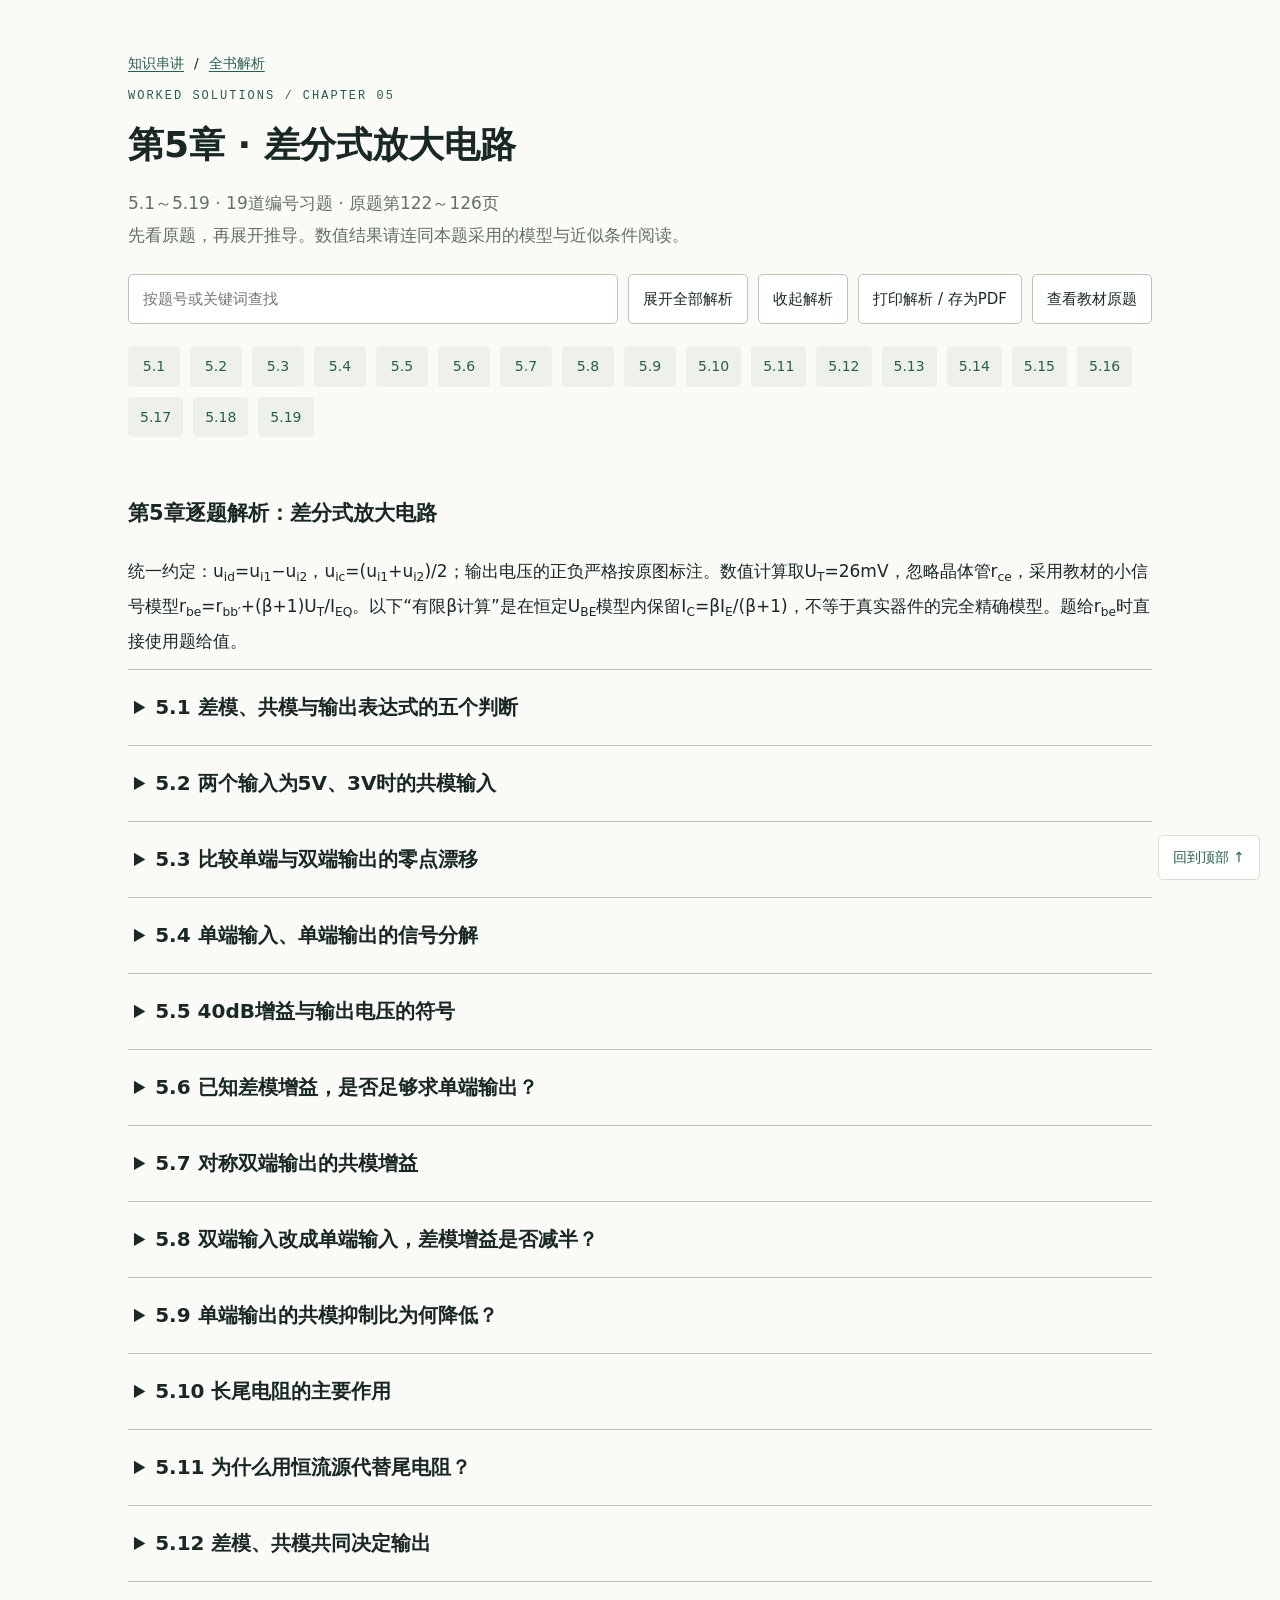
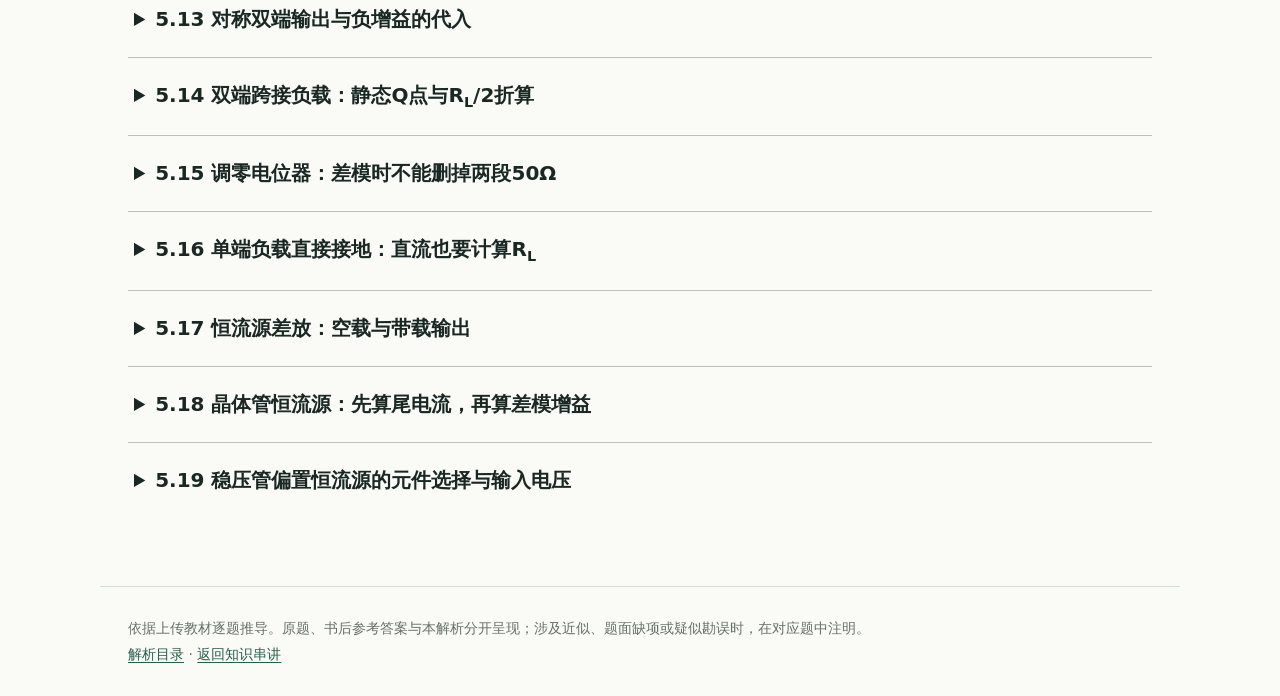
<file: solutions-5.html>
<!doctype html><html lang="zh-CN"><head><meta charset="UTF-8"><meta name="viewport" content="width=device-width,initial-scale=1"><title>第5章习题解析 · 模电学习手册</title><link rel="stylesheet" href="solutions.css"><script defer src="solutions.js"></script></head><body id="top"><header><div class="crumbs"><a href="index.html">知识串讲</a><span>/</span><a href="solutions.html">全书解析</a></div><p class="eyebrow">WORKED SOLUTIONS / CHAPTER 05</p><h1>第5章 · 差分式放大电路</h1><p class="intro">5.1～5.19 · 19道编号习题 · 原题第122～126页<br>先看原题，再展开推导。数值结果请连同本题采用的模型与近似条件阅读。</p><div class="actions"><input type="search" data-search aria-label="查找解析" placeholder="按题号或关键词查找"><button data-expand>展开全部解析</button><button data-collapse>收起解析</button><button data-print>打印解析 / 存为PDF</button><button class="original-trigger" data-original>查看教材原题</button></div><nav class="question-nav" aria-label="本章题号"><a href="#solution-5-1">5.1</a><a href="#solution-5-2">5.2</a><a href="#solution-5-3">5.3</a><a href="#solution-5-4">5.4</a><a href="#solution-5-5">5.5</a><a href="#solution-5-6">5.6</a><a href="#solution-5-7">5.7</a><a href="#solution-5-8">5.8</a><a href="#solution-5-9">5.9</a><a href="#solution-5-10">5.10</a><a href="#solution-5-11">5.11</a><a href="#solution-5-12">5.12</a><a href="#solution-5-13">5.13</a><a href="#solution-5-14">5.14</a><a href="#solution-5-15">5.15</a><a href="#solution-5-16">5.16</a><a href="#solution-5-17">5.17</a><a href="#solution-5-18">5.18</a><a href="#solution-5-19">5.19</a></nav></header><main><p id="nothing" hidden>没有匹配的解析，请换一个题号或关键词。</p><section data-solution-chapter="5">
<h3>第5章逐题解析：差分式放大电路</h3>
<p>统一约定：u<sub>id</sub>=u<sub>i1</sub>−u<sub>i2</sub>，u<sub>ic</sub>=(u<sub>i1</sub>+u<sub>i2</sub>)/2；输出电压的正负严格按原图标注。数值计算取U<sub>T</sub>=26mV，忽略晶体管r<sub>ce</sub>，采用教材的小信号模型r<sub>be</sub>=r<sub>bb′</sub>+(β+1)U<sub>T</sub>/I<sub>EQ</sub>。以下“有限β计算”是在恒定U<sub>BE</sub>模型内保留I<sub>C</sub>=βI<sub>E</sub>/(β+1)，不等于真实器件的完全精确模型。题给r<sub>be</sub>时直接使用题给值。</p>

<details class="solution" id="solution-5-1"><summary>5.1 差模、共模与输出表达式的五个判断</summary><div>
<p><a href="pages/p123.jpg" target="_blank" rel="noopener">原题：教材123页（题号起于122页）</a></p>
<details class="question-original"><summary>展开原题与电路图</summary><p class="muted">以下为原题所在整页，包含同页其他题；在图框内滚动查看，点击可放大。</p><div class="question-page-scroll" tabindex="0" role="region" aria-label="原题图页，可滚动"><figure><a href="pages/p123.jpg" aria-label="放大教材第123页"><img src="pages/p123.jpg" loading="lazy" decoding="async" alt="教材第123页：本题原题与电路图所在页，含同页其他题"></a><figcaption>教材第123页 · 点击放大</figcaption></figure></div></details><ol><li><strong>√。</strong>按通常约定信号从第1端输入，第2端接地，u<sub>id</sub>=u<sub>i1</sub>−0=u<sub>i1</sub>。注意这是“两端之差”，不是每一支路分到的差模分量。</li>
<li><strong>√。</strong>双端输入时，差模输入的定义就是u<sub>id</sub>=u<sub>i1</sub>−u<sub>i2</sub>。</li>
<li><strong>×。</strong>单端输入u<sub>i1</sub>=u<sub>i</sub>、u<sub>i2</sub>=0时，u<sub>ic</sub>=(u<sub>i</sub>+0)/2=u<sub>i</sub>/2，不等于u<sub>i</sub>。</li>
<li><strong>√。</strong>共模输入定义为两输入的平均值：(u<sub>i1</sub>+u<sub>i2</sub>)/2。</li>
<li><strong>×。</strong>一般应写u<sub>o</sub>=A<sub>ud</sub>u<sub>id</sub>+A<sub>uc</sub>u<sub>ic</sub>。只有共模输入为零，或该输出方式下A<sub>uc</sub>=0时，才简化为A<sub>ud</sub>u<sub>id</sub>。</li></ol>
<p class="warn-tip">书后5.1第(3)项标为“√”，与共模输入的定义不符，应改为“×”。最终顺序：√、√、×、√、×。</p>
</div></details>

<details class="solution" id="solution-5-2"><summary>5.2 两个输入为5V、3V时的共模输入</summary><div>
<p><a href="pages/p123.jpg" target="_blank" rel="noopener">原题：教材123页</a></p>
<details class="question-original"><summary>展开原题与电路图</summary><p class="muted">以下为原题所在整页，包含同页其他题；在图框内滚动查看，点击可放大。</p><div class="question-page-scroll" tabindex="0" role="region" aria-label="原题图页，可滚动"><figure><a href="pages/p123.jpg" aria-label="放大教材第123页"><img src="pages/p123.jpg" loading="lazy" decoding="async" alt="教材第123页：本题原题与电路图所在页，含同页其他题"></a><figcaption>教材第123页 · 点击放大</figcaption></figure></div></details><div class="formula">u<sub>ic</sub>=(u<sub>i1</sub>+u<sub>i2</sub>)/2=(5+3)/2=4V。</div>
<p>因此选<strong>c</strong>。这里是对输入进行代数分解；不能据此直接断定实际放大器在这么大的输入电位下仍处于允许共模范围。顺便检验：u<sub>id</sub>=2V，4V±1V恰好还原两个输入。</p>
</div></details>

<details class="solution" id="solution-5-3"><summary>5.3 比较单端与双端输出的零点漂移</summary><div>
<p><a href="pages/p123.jpg" target="_blank" rel="noopener">原题：教材123页</a></p>
<details class="question-original"><summary>展开原题与电路图</summary><p class="muted">以下为原题所在整页，包含同页其他题；在图框内滚动查看，点击可放大。</p><div class="question-page-scroll" tabindex="0" role="region" aria-label="原题图页，可滚动"><figure><a href="pages/p123.jpg" aria-label="放大教材第123页"><img src="pages/p123.jpg" loading="lazy" decoding="async" alt="教材第123页：本题原题与电路图所在页，含同页其他题"></a><figcaption>教材第123页 · 点击放大</figcaption></figure></div></details><p>错误项是<strong>a</strong>。同一对匹配管受温度变化时，两侧集电极电位通常同方向变化。双端输出取两侧之差，这部分共同变化能够相消；单端输出只观察一侧，不能依靠输出相减消掉全部共同漂移。因此不能说单端输出比双端输出零漂更小。</p>
<p>b正确：双端输出主要利用两侧对称性抵消共同漂移。c正确：恒流源使尾电流对温度及公共发射极电位变化较不敏感，即使只从一侧取输出，也能降低共模变化和零漂。</p>
</div></details>

<details class="solution" id="solution-5-4"><summary>5.4 单端输入、单端输出的信号分解</summary><div>
<p><a href="pages/p123.jpg" target="_blank" rel="noopener">原题及图5.4：教材123页</a></p>
<details class="question-original"><summary>展开原题与电路图</summary><p class="muted">以下为原题所在整页，包含同页其他题；在图框内滚动查看，点击可放大。</p><div class="question-page-scroll" tabindex="0" role="region" aria-label="原题图页，可滚动"><figure><a href="pages/p123.jpg" aria-label="放大教材第123页"><img src="pages/p123.jpg" loading="lazy" decoding="async" alt="教材第123页：本题原题与电路图所在页，含同页其他题"></a><figcaption>教材第123页 · 点击放大</figcaption></figure></div></details><p>图中信号加在T<sub>1</sub>侧，另一输入经同值R<sub>b</sub>接地。先分解输入：</p>
<div class="formula">u<sub>id</sub>=u<sub>i</sub>，u<sub>ic</sub>=u<sub>i</sub>/2；<br>u<sub>o</sub>=A<sub>ud</sub>u<sub>i</sub>+A<sub>uc</sub>u<sub>i</sub>/2。</div>
<p>所以正确项是<strong>b</strong>。对图中左侧单端输出，在忽略r<sub>ce</sub>的模型下，纯差模时公共发射极为交流虚地：</p>
<div class="formula">A<sub>ud</sub>=−β(R<sub>C</sub>∥R<sub>L</sub>)/[2(R<sub>b</sub>+r<sub>be</sub>)]。</div>
<p>a中的正号不对，纯差模分母也不应直接加公共尾电阻R<sub>e</sub>。这里R<sub>L</sub>接在单个输出与地之间，因此使用R<sub>C</sub>∥R<sub>L</sub>，不是双端跨接负载的R<sub>L</sub>/2。有限尾电阻下，单端共模增益一般不为零，故c的K<sub>CMR</sub>=∞不成立。</p>
</div></details>

<details class="solution" id="solution-5-5"><summary>5.5 40dB增益与输出电压的符号</summary><div>
<p><a href="pages/p123.jpg" target="_blank" rel="noopener">原题及图5.5：教材123页</a></p>
<details class="question-original"><summary>展开原题与电路图</summary><p class="muted">以下为原题所在整页，包含同页其他题；在图框内滚动查看，点击可放大。</p><div class="question-page-scroll" tabindex="0" role="region" aria-label="原题图页，可滚动"><figure><a href="pages/p123.jpg" aria-label="放大教材第123页"><img src="pages/p123.jpg" loading="lazy" decoding="async" alt="教材第123页：本题原题与电路图所在页，含同页其他题"></a><figcaption>教材第123页 · 点击放大</figcaption></figure></div></details><p>先把分贝换为线性倍数，再由电路确定符号。电压增益用20log<sub>10</sub>|A<sub>ud</sub>|，所以|A<sub>ud</sub>|=10<sup>40/20</sup>=100。</p>
<p>图中u<sub>o</sub>为左集电极电位减右集电极电位；u<sub>i1</sub>增大使左集电极电位下降，所以A<sub>ud</sub>=−100。</p>
<div class="formula">u<sub>id</sub>=10mV−30mV=−20mV；<br>u<sub>o</sub>=−100×(−20mV)=+2V。</div>
<p>选<strong>a</strong>。对称双端输出的共模输出为零，不必把平均输入20mV另外乘差模增益。</p>
</div></details>

<details class="solution" id="solution-5-6"><summary>5.6 已知差模增益，是否足够求单端输出？</summary><div>
<p><a href="pages/p123.jpg" target="_blank" rel="noopener">题干：123页</a> · <a href="pages/p124.jpg" target="_blank" rel="noopener">图5.6：124页</a></p>
<details class="question-original"><summary>展开原题与电路图</summary><p class="muted">以下为原题所在整页，包含同页其他题；在图框内滚动查看，点击可放大。</p><div class="question-page-scroll" tabindex="0" role="region" aria-label="原题图页，可滚动"><figure><a href="pages/p123.jpg" aria-label="放大教材第123页"><img src="pages/p123.jpg" loading="lazy" decoding="async" alt="教材第123页：本题原题与电路图所在页，含同页其他题"></a><figcaption>教材第123页 · 点击放大</figcaption></figure><figure><a href="pages/p124.jpg" aria-label="放大教材第124页"><img src="pages/p124.jpg" loading="lazy" decoding="async" alt="教材第124页：本题原题与电路图所在页，含同页其他题"></a><figcaption>教材第124页 · 点击放大</figcaption></figure></div></details><div class="formula">u<sub>id</sub>=1500μV−500μV=1000μV=1mV；<br>u<sub>ic</sub>=(1500μV+500μV)/2=1mV；<br>u<sub>o</sub>=100×1mV+A<sub>uc</sub>×1mV=0.1V+A<sub>uc</sub>×0.001V。</div>
<p>按图中的<strong>有限尾电阻、单端输出</strong>处理，仅两支路理想对称，仍不能保证单端A<sub>uc</sub>=0。题目没有给A<sub>uc</sub>或足以求它的参数，因此严格按这一电路模型选<strong>c：不能确定</strong>，与书后答案一致。</p>
<p class="warn-tip">“理想”一词容易引起歧义：若另外规定整个放大器完全抑制共模，即A<sub>uc</sub>=0，才得到0.1V并选b。不能仅凭“器件参数对称”就把单端共模项删掉。</p>
</div></details>

<details class="solution" id="solution-5-7"><summary>5.7 对称双端输出的共模增益</summary><div>
<p><a href="pages/p123.jpg" target="_blank" rel="noopener">题干：123页</a> · <a href="pages/p124.jpg" target="_blank" rel="noopener">选项：124页</a></p>
<details class="question-original"><summary>展开原题与电路图</summary><p class="muted">以下为原题所在整页，包含同页其他题；在图框内滚动查看，点击可放大。</p><div class="question-page-scroll" tabindex="0" role="region" aria-label="原题图页，可滚动"><figure><a href="pages/p123.jpg" aria-label="放大教材第123页"><img src="pages/p123.jpg" loading="lazy" decoding="async" alt="教材第123页：本题原题与电路图所在页，含同页其他题"></a><figcaption>教材第123页 · 点击放大</figcaption></figure><figure><a href="pages/p124.jpg" aria-label="放大教材第124页"><img src="pages/p124.jpg" loading="lazy" decoding="async" alt="教材第124页：本题原题与电路图所在页，含同页其他题"></a><figcaption>教材第124页 · 点击放大</figcaption></figure></div></details><p>共模输入使两输入同时升高相同数值。理想对称电路中，两侧集电极的交流变化相同，u<sub>oc1</sub>=u<sub>oc2</sub>，所以双端共模输出u<sub>oc</sub>=u<sub>oc1</sub>−u<sub>oc2</sub>=0。</p>
<div class="formula">A<sub>uc</sub>=u<sub>oc</sub>/u<sub>ic</sub>=0。</div><p>选<strong>a</strong>。为零的是两个输出之差，不能据此说每一个集电极电位都完全不变。</p>
</div></details>

<details class="solution" id="solution-5-8"><summary>5.8 双端输入改成单端输入，差模增益是否减半？</summary><div>
<p><a href="pages/p124.jpg" target="_blank" rel="noopener">原题：教材124页</a></p>
<details class="question-original"><summary>展开原题与电路图</summary><p class="muted">以下为原题所在整页，包含同页其他题；在图框内滚动查看，点击可放大。</p><div class="question-page-scroll" tabindex="0" role="region" aria-label="原题图页，可滚动"><figure><a href="pages/p124.jpg" aria-label="放大教材第124页"><img src="pages/p124.jpg" loading="lazy" decoding="async" alt="教材第124页：本题原题与电路图所在页，含同页其他题"></a><figcaption>教材第124页 · 点击放大</figcaption></figure></div></details><p>选<strong>c：不变</strong>。差模增益始终定义为u<sub>od</sub>/u<sub>id</sub>，与信号由一个输入端还是两个输入端提供无关。单端输入u<sub>i</sub>、0，也能分解为+u<sub>i</sub>/2、−u<sub>i</sub>/2的差模部分，再叠加u<sub>i</sub>/2的共模部分。</p>
<p>改变输入方式会改变“给定某个源电压时，u<sub>id</sub>是多少”，但不会把按u<sub>id</sub>定义的电路增益本身变成一半。比较前后增益时，应保持输出取法与负载条件一致。</p>
</div></details>

<details class="solution" id="solution-5-9"><summary>5.9 单端输出的共模抑制比为何降低？</summary><div>
<p><a href="pages/p124.jpg" target="_blank" rel="noopener">原题：教材124页</a></p>
<details class="question-original"><summary>展开原题与电路图</summary><p class="muted">以下为原题所在整页，包含同页其他题；在图框内滚动查看，点击可放大。</p><div class="question-page-scroll" tabindex="0" role="region" aria-label="原题图页，可滚动"><figure><a href="pages/p124.jpg" aria-label="放大教材第124页"><img src="pages/p124.jpg" loading="lazy" decoding="async" alt="教材第124页：本题原题与电路图所在页，含同页其他题"></a><figcaption>教材第124页 · 点击放大</figcaption></figure></div></details><p>在相同电路及相应可比负载条件下，双端差模输出把两侧反相变化相减，幅值约为单端的两倍；改成单端后|A<sub>ud</sub>|减小。双端输出能将两侧相同的共模变化抵消，单端输出则留下有限共模变化，因此|A<sub>uc</sub>|增大。</p>
<div class="formula">K<sub>CMR</sub>=|A<sub>ud</sub>/A<sub>uc</sub>|：分子减小、分母增大，故减小。</div><p>选<strong>c</strong>。</p>
</div></details>

<details class="solution" id="solution-5-10"><summary>5.10 长尾电阻的主要作用</summary><div>
<p><a href="pages/p124.jpg" target="_blank" rel="noopener">原题：教材124页</a></p>
<details class="question-original"><summary>展开原题与电路图</summary><p class="muted">以下为原题所在整页，包含同页其他题；在图框内滚动查看，点击可放大。</p><div class="question-page-scroll" tabindex="0" role="region" aria-label="原题图页，可滚动"><figure><a href="pages/p124.jpg" aria-label="放大教材第124页"><img src="pages/p124.jpg" loading="lazy" decoding="async" alt="教材第124页：本题原题与电路图所在页，含同页其他题"></a><figcaption>教材第124页 · 点击放大</figcaption></figure></div></details><p>选<strong>b：抑制零漂</strong>。当温度或共模输入使两管电流同时增大时，尾电阻上的电压升高，公共发射极电位随之升高，抵消原来的U<sub>BE</sub>增大量，形成负反馈。</p>
<p>纯差模时，一侧电流增加、另一侧减少，理想对称条件下尾电阻中的交流电流增量相加为零。它不会像两只独立的未旁路射极电阻那样直接进入差模增益和差模输入电阻公式，故a、c不是其主要作用。</p>
</div></details>

<details class="solution" id="solution-5-11"><summary>5.11 为什么用恒流源代替尾电阻？</summary><div>
<p><a href="pages/p124.jpg" target="_blank" rel="noopener">原题：教材124页</a></p>
<details class="question-original"><summary>展开原题与电路图</summary><p class="muted">以下为原题所在整页，包含同页其他题；在图框内滚动查看，点击可放大。</p><div class="question-page-scroll" tabindex="0" role="region" aria-label="原题图页，可滚动"><figure><a href="pages/p124.jpg" aria-label="放大教材第124页"><img src="pages/p124.jpg" loading="lazy" decoding="async" alt="教材第124页：本题原题与电路图所在页，含同页其他题"></a><figcaption>教材第124页 · 点击放大</figcaption></figure></div></details><p>恒流源可在不需要很大直流压降的同时提供很大的交流输出电阻。当两输入发生相同变化时，尾电流更接近不变，因此共模增益的绝对值降低；差模增益主要由各支路的晶体管与负载决定。</p>
<div class="formula">|A<sub>uc</sub>|下降 ⇒ K<sub>CMR</sub>=|A<sub>ud</sub>/A<sub>uc</sub>|提高。</div>
<p>应选<strong>c：提高共模抑制比</strong>。</p><p class="warn-tip">书后答案标为b“提高共模电压放大倍数”，与恒流源抑制共模的作用相反，应更正为c。</p>
</div></details>

<details class="solution" id="solution-5-12"><summary>5.12 差模、共模共同决定输出</summary><div>
<p><a href="pages/p124.jpg" target="_blank" rel="noopener">原题：教材124页</a></p>
<details class="question-original"><summary>展开原题与电路图</summary><p class="muted">以下为原题所在整页，包含同页其他题；在图框内滚动查看，点击可放大。</p><div class="question-page-scroll" tabindex="0" role="region" aria-label="原题图页，可滚动"><figure><a href="pages/p124.jpg" aria-label="放大教材第124页"><img src="pages/p124.jpg" loading="lazy" decoding="async" alt="教材第124页：本题原题与电路图所在页，含同页其他题"></a><figcaption>教材第124页 · 点击放大</figcaption></figure></div></details><p><strong>(1) 输入分解。</strong></p><div class="formula">u<sub>id</sub>=1.01−0.99=0.02V；<br>u<sub>ic</sub>=(1.01+0.99)/2=1V。</div>
<p><strong>(2) 输出及共模抑制比。</strong>差模输出为−50×0.02=−1V；共模输出为−0.05×1=−0.05V，两部分代数相加。</p>
<div class="formula">u<sub>o</sub>=−1−0.05=−1.05V；<br>K<sub>CMR</sub>=|−50/(−0.05)|=1000；<br>K<sub>CMR,dB</sub>=20log<sub>10</sub>1000=60dB。</div>
<p>即使共模增益很小，输入中的共模电压很大时，它仍可形成不可忽略的输出误差。</p>
</div></details>

<details class="solution" id="solution-5-13"><summary>5.13 对称双端输出与负增益的代入</summary><div>
<p><a href="pages/p124.jpg" target="_blank" rel="noopener">原题：教材124页</a></p>
<details class="question-original"><summary>展开原题与电路图</summary><p class="muted">以下为原题所在整页，包含同页其他题；在图框内滚动查看，点击可放大。</p><div class="question-page-scroll" tabindex="0" role="region" aria-label="原题图页，可滚动"><figure><a href="pages/p124.jpg" aria-label="放大教材第124页"><img src="pages/p124.jpg" loading="lazy" decoding="async" alt="教材第124页：本题原题与电路图所在页，含同页其他题"></a><figcaption>教材第124页 · 点击放大</figcaption></figure></div></details><p><strong>(1)</strong>当u<sub>i1</sub>=u<sub>i2</sub>时，u<sub>id</sub>=0；两边完全对称，双端共模输出相减为零，因此<strong>u<sub>o</sub>=0</strong>。</p>
<p><strong>(2)</strong>对题给1.5mV、0.5mV：</p><div class="formula">u<sub>id</sub>=1.5−0.5=1mV；<br>u<sub>ic</sub>=(1.5+0.5)/2=1mV；<br>u<sub>o</sub>=A<sub>ud</sub>u<sub>id</sub>=−100×1mV=−100mV。</div>
<p class="warn-tip">题面明确给A<sub>ud</sub>=−100，因此有符号输出是−100mV。书后写100mV只能视为幅值；若作为按原方向的代数输出，则漏了负号。</p>
</div></details>

<details class="solution" id="solution-5-14"><summary>5.14 双端跨接负载：静态Q点与R<sub>L</sub>/2折算</summary><div>
<p><a href="pages/p124.jpg" target="_blank" rel="noopener">原题及图5.14：教材124页</a></p>
<details class="question-original"><summary>展开原题与电路图</summary><p class="muted">以下为原题所在整页，包含同页其他题；在图框内滚动查看，点击可放大。</p><div class="question-page-scroll" tabindex="0" role="region" aria-label="原题图页，可滚动"><figure><a href="pages/p124.jpg" aria-label="放大教材第124页"><img src="pages/p124.jpg" loading="lazy" decoding="async" alt="教材第124页：本题原题与电路图所在页，含同页其他题"></a><figcaption>教材第124页 · 点击放大</figcaption></figure></div></details><div class="solution-visual"><h4>看图分析</h4><figure class="solution-added-figure"><svg xmlns="http://www.w3.org/2000/svg" viewbox="0 0 800 415" role="img" aria-label="5.14 解题图：20kΩ跨接负载在半电路中变为10kΩ"><rect width="800" height="415" fill="white" stroke="none"></rect><g fill="none" stroke="#284f49" stroke-width="2" stroke-linecap="round" stroke-linejoin="round" font-family="Arial, Microsoft YaHei, sans-serif" font-size="17"><text x="25" y="42" font-size="17" fill="#173c36" stroke="none">左半边：输入 +uᵢd/2；输出 uₒ₁</text><path d="M40 105L185 105"></path><path d="M185 105L185 157.0"></path><rect x="176" y="157.0" width="18" height="46" fill="white"></rect><path d="M185 203.0L185 255"></path><text x="202" y="186.0" font-size="17" fill="#173c36" stroke="none">rbe=7.6kΩ</text><path d="M185 255 L380 255" fill="none"></path><path d="M380 105L380 170"></path><path d="M380 170L405 197L380 224L355 197Z" fill="white"></path><path d="M380 182L380 212"></path><path d="M376.09 203.90L380 212L383.91 203.90"></path><text x="415" y="203" font-size="17" fill="#173c36" stroke="none">80ib</text><path d="M380 224L380 255"></path><path d="M380 105 L650 105" fill="none"></path><text x="660" y="110" font-size="17" fill="#173c36" stroke="none">uₒ₁</text><path d="M530 105L530 157.0"></path><rect x="521" y="157.0" width="18" height="46" fill="white"></rect><path d="M530 203.0L530 255"></path><text x="547" y="186.0" font-size="17" fill="#173c36" stroke="none">RC=10kΩ</text><path d="M530 255L530 265"></path><path d="M517 265L543 265"></path><path d="M522 271L538 271"></path><path d="M527 277L533 277"></path><path d="M650 105L650 157.0"></path><rect x="641" y="157.0" width="18" height="46" fill="white"></rect><path d="M650 203.0L650 255"></path><text x="667" y="186.0" font-size="17" fill="#173c36" stroke="none">RL/2=10kΩ</text><path d="M650 255L650 265"></path><path d="M637 265L663 265"></path><path d="M642 271L658 271"></path><path d="M647 277L653 277"></path><circle cx="380" cy="255" r="3.5" fill="#284f49"></circle><path d="M280 255L280 265"></path><path d="M267 265L293 265"></path><path d="M272 271L288 271"></path><path d="M277 277L283 277"></path><text x="40" y="330" font-size="17" fill="#173c36" stroke="none">公共发射极：交流虚地</text><text x="35" y="380" font-size="17" fill="#173c36" stroke="none">RC ∥ (RL/2) = 10kΩ ∥ 10kΩ = 5kΩ</text></g></svg><figcaption>5.14 解题图：20kΩ跨接负载在半电路中变为10kΩ</figcaption></figure><p>本题RL跨在两个集电极之间。纯差模时两输出等大反向，负载中点为虚地，所以每侧看到RL/2=10kΩ；忽略rce后得到图示模型。由左侧输入uᵢd/2及双端输出uₒ=2uₒ₁，得到Aud=−80×5/7.6≈−52.63。</p></div><p><strong>(1) 静态工作点。</strong>令两输入直流电位均为0，题给U<sub>BE</sub>=0.6V，则公共发射极电位V<sub>E</sub>=−0.6V。尾电阻两端电压为−0.6−(−12)=11.4V：</p>
<div class="formula">I<sub>tail</sub>=11.4V/20kΩ=0.57mA；<br>I<sub>E1Q</sub>=I<sub>E2Q</sub>=0.285mA；<br>I<sub>BQ</sub>=0.285/81=0.003519mA=3.519μA；<br>I<sub>CQ</sub>=80I<sub>BQ</sub>=0.2815mA；<br>V<sub>CQ</sub>=12−0.2815mA×10kΩ=9.185V；<br>U<sub>CEQ</sub>=V<sub>CQ</sub>−V<sub>EQ</sub>=9.785V。</div>
<p>两集电极的直流电位相同，跨接的20kΩ负载没有直流电流。且V<sub>C</sub>&gt;V<sub>B</sub>=0、发射结正偏，放大区假设成立。工程近似可写I<sub>CQ</sub>≈0.28mA、V<sub>CQ</sub>≈9.2V。</p>
<p><strong>(2) 差模增益。</strong>差模时两输出大小相等、方向相反；跨两集电极的R<sub>L</sub>=20kΩ，在每个半电路中等效为R<sub>L</sub>/2=10kΩ。</p>
<div class="formula">R′<sub>C</sub>=10kΩ∥10kΩ=5kΩ；<br>A<sub>ud</sub>=−βR′<sub>C</sub>/r<sub>be</sub>=−80×5/7.6≈−52.63。</div>
<p class="warn-tip">书后“ I<sub>B</sub>=0.28mA ”应为 I<sub>C</sub>≈0.28mA；基极电流应为约3.5μA，不能将二者混淆。</p>
</div></details>

<details class="solution" id="solution-5-15"><summary>5.15 调零电位器：差模时不能删掉两段50Ω</summary><div>
<p><a href="pages/p125.jpg" target="_blank" rel="noopener">原题及图5.15：教材125页</a></p>
<details class="question-original"><summary>展开原题与电路图</summary><p class="muted">以下为原题所在整页，包含同页其他题；在图框内滚动查看，点击可放大。</p><div class="question-page-scroll" tabindex="0" role="region" aria-label="原题图页，可滚动"><figure><a href="pages/p125.jpg" aria-label="放大教材第125页"><img src="pages/p125.jpg" loading="lazy" decoding="async" alt="教材第125页：本题原题与电路图所在页，含同页其他题"></a><figcaption>教材第125页 · 点击放大</figcaption></figure></div></details><div class="solution-visual"><h4>看图分析</h4><figure class="solution-added-figure"><svg xmlns="http://www.w3.org/2000/svg" viewbox="0 0 800 480" role="img" aria-label="5.15 解题图：50Ω射极段没有被虚地“短掉”"><rect width="800" height="480" fill="white" stroke="none"></rect><g fill="none" stroke="#284f49" stroke-width="2" stroke-linecap="round" stroke-linejoin="round" font-family="Arial, Microsoft YaHei, sans-serif" font-size="17"><text x="25" y="42" font-size="17" fill="#173c36" stroke="none">左半边：输入 +uᵢd/2；输出 uₒ₁</text><path d="M40 105L185 105"></path><path d="M185 105L185 157.0"></path><rect x="176" y="157.0" width="18" height="46" fill="white"></rect><path d="M185 203.0L185 255"></path><text x="202" y="186.0" font-size="17" fill="#173c36" stroke="none">rbe=5.179kΩ</text><path d="M185 255 L380 255" fill="none"></path><path d="M380 105L380 170"></path><path d="M380 170L405 197L380 224L355 197Z" fill="white"></path><path d="M380 182L380 212"></path><path d="M376.09 203.90L380 212L383.91 203.90"></path><text x="415" y="203" font-size="17" fill="#173c36" stroke="none">100ib</text><path d="M380 224L380 255"></path><path d="M380 105 L650 105" fill="none"></path><text x="660" y="110" font-size="17" fill="#173c36" stroke="none">uₒ₁</text><path d="M530 105L530 157.0"></path><rect x="521" y="157.0" width="18" height="46" fill="white"></rect><path d="M530 203.0L530 255"></path><text x="547" y="186.0" font-size="17" fill="#173c36" stroke="none">RC=10kΩ</text><path d="M530 255L530 265"></path><path d="M517 265L543 265"></path><path d="M522 271L538 271"></path><path d="M527 277L533 277"></path><path d="M650 105L650 157.0"></path><rect x="641" y="157.0" width="18" height="46" fill="white"></rect><path d="M650 203.0L650 255"></path><text x="667" y="186.0" font-size="17" fill="#173c36" stroke="none">RL/2=5kΩ</text><path d="M650 255L650 265"></path><path d="M637 265L663 265"></path><path d="M642 271L658 271"></path><path d="M647 277L653 277"></path><circle cx="380" cy="255" r="3.5" fill="#284f49"></circle><path d="M280 255L280 282.0"></path><rect x="271" y="282.0" width="18" height="46" fill="white"></rect><path d="M280 328.0L280 355"></path><text x="297" y="311.0" font-size="17" fill="#173c36" stroke="none">RW/2=50Ω</text><path d="M280 355L280 365"></path><path d="M267 365L293 365"></path><path d="M272 371L288 371"></path><path d="M277 377L283 377"></path><text x="30" y="410" font-size="17" fill="#173c36" stroke="none">电位器中点才是交流虚地；每侧50Ω必须保留。</text><text x="35" y="450" font-size="17" fill="#173c36" stroke="none">D = rbe + 101×50Ω = 10.229kΩ</text></g></svg><figcaption>5.15 解题图：50Ω射极段没有被虚地“短掉”</figcaption></figure><p>这是纯差模左半电路，不是直流通路。原100Ω电位器在中点分成两段50Ω，交流虚地在两段的公共中点；每一段仍承受本侧发射极电流。RL=10kΩ跨双端，因此每半边是5kΩ；公共5.1kΩ尾电阻不承载纯差模增量。</p></div><p>R<sub>W</sub>=100Ω、滑动端在中点，所以每个发射极到中点各有50Ω；公共尾电阻为5.1kΩ。题给β=100、r<sub>bb′</sub>=100Ω、U<sub>BEQ</sub>=0.7V。</p>
<p><strong>(1) 每管静态发射极电流。</strong>静态输入置零，两基极电位为0、两发射极均为−0.7V。每个50Ω流过I<sub>EQ</sub>，尾电阻流过2I<sub>EQ</sub>，故</p>
<div class="formula">6−0.7=I<sub>EQ</sub>×50Ω+2I<sub>EQ</sub>×5.1kΩ；<br>I<sub>EQ</sub>=5.3/10250=0.5171mA。</div>
<p><strong>(2) 小信号参数与四项指标。</strong></p>
<div class="formula">r<sub>be</sub>=100Ω+101×26mV/0.5171mA≈5.179kΩ；<br>D=r<sub>be</sub>+(β+1)R<sub>W</sub>/2≈5.179kΩ+5.050kΩ=10.229kΩ。</div>
<p>纯差模时中点为交流虚地，5.1kΩ尾电阻中没有差模电流，但每边50Ω仍有电流，必须保留。负载跨双端，每边看到R<sub>L</sub>/2=5kΩ：</p>
<div class="formula">A<sub>ud</sub>=−β(R<sub>C</sub>∥R<sub>L</sub>/2)/D<br>=−100×(10kΩ∥5kΩ)/10.229kΩ≈−32.59；<br>A<sub>uc</sub>=0（对称双端输出）；<br>R<sub>id</sub>=2D≈20.46kΩ；<br>R<sub>o</sub>=2R<sub>C</sub>=20kΩ（求输出电阻时取下R<sub>L</sub>）。</div>
<p>书后给−32.4、20.5kΩ，属于中间量取整后的近似结果。把100Ω调零电位器整体短路，会严重高估差模增益。</p>
</div></details>

<details class="solution" id="solution-5-16"><summary>5.16 单端负载直接接地：直流也要计算R<sub>L</sub></summary><div>
<p><a href="pages/p125.jpg" target="_blank" rel="noopener">原题及图5.16：教材125页</a></p>
<details class="question-original"><summary>展开原题与电路图</summary><p class="muted">以下为原题所在整页，包含同页其他题；在图框内滚动查看，点击可放大。</p><div class="question-page-scroll" tabindex="0" role="region" aria-label="原题图页，可滚动"><figure><a href="pages/p125.jpg" aria-label="放大教材第125页"><img src="pages/p125.jpg" loading="lazy" decoding="async" alt="教材第125页：本题原题与电路图所在页，含同页其他题"></a><figcaption>教材第125页 · 点击放大</figcaption></figure></div></details><div class="solution-visual"><h4>看图分析</h4><figure class="solution-added-figure"><svg xmlns="http://www.w3.org/2000/svg" viewbox="0 0 800 460" role="img" aria-label="5.16 解题图：在集电极节点列直流KCL"><rect width="800" height="460" fill="white" stroke="none"></rect><g fill="none" stroke="#284f49" stroke-width="2" stroke-linecap="round" stroke-linejoin="round" font-family="Arial, Microsoft YaHei, sans-serif" font-size="17"><text x="60" y="38" font-size="17" fill="#173c36" stroke="none">左支路直流节点：RL没有隔直电容</text><path d="M330 70L330 107.0"></path><rect x="321" y="107.0" width="18" height="46" fill="white"></rect><path d="M330 153.0L330 190"></path><text x="347" y="136.0" font-size="17" fill="#173c36" stroke="none">RC=20kΩ</text><text x="290" y="55" font-size="17" fill="#173c36" stroke="none">+12V</text><circle cx="330" cy="190" r="3.5" fill="#284f49"></circle><path d="M330 190L600 190"></path><path d="M600 190L600 242.0"></path><rect x="591" y="242.0" width="18" height="46" fill="white"></rect><path d="M600 288.0L600 340"></path><text x="617" y="271.0" font-size="17" fill="#173c36" stroke="none">RL=12kΩ</text><path d="M600 340L600 350"></path><path d="M587 350L613 350"></path><path d="M592 356L608 356"></path><path d="M597 362L603 362"></path><path d="M330 190L330 245"></path><circle cx="330" cy="272" r="27" fill="white"></circle><path d="M330 257L330 287"></path><path d="M326.09 278.90L330 287L333.91 278.90"></path><text x="365" y="278" font-size="17" fill="#173c36" stroke="none">IC1=0.2647mA</text><path d="M330 299L330 340"></path><text x="295" y="370" font-size="17" fill="#173c36" stroke="none">VE=−0.6V</text><text x="350" y="174" font-size="17" fill="#173c36" stroke="none">VC1=2.515V</text><path d="M275 90L275 155"></path><path d="M271.09 146.90L275 155L278.91 146.90"></path><text x="30" y="140" font-size="17" fill="#173c36" stroke="none">(12−VC1)/20kΩ</text><path d="M665 235L665 300"></path><path d="M661.09 291.90L665 300L668.91 291.90"></path><text x="625" y="325" font-size="17" fill="#173c36" stroke="none">VC1/12kΩ</text><text x="45" y="420" font-size="17" fill="#173c36" stroke="none">流入电阻电流 = 晶体管集电极电流 + 负载电流</text></g></svg><figcaption>5.16 解题图：在集电极节点列直流KCL</figcaption></figure><p>为突出计算VC1的步骤，这张图只保留左侧集电极直流支路，并把已求得的晶体管IC1表示为电流源；它不是晶体管的完整器件模型。负载12kΩ直接接地，必须计入KCL：(12−VC1)/20kΩ=0.2647mA+VC1/12kΩ。不能沿用空载的VC1=12−IC1RC。</p></div><p>已知R<sub>C</sub>=20kΩ、R<sub>L</sub>=12kΩ、R<sub>E</sub>=10kΩ、β=50、r<sub>bb′</sub>=200Ω、U<sub>BEQ</sub>=0.6V，供电+12V、−6V。R<sub>L</sub>和集电极之间没有隔直电容，所以它参与直流分析。</p>
<p><strong>(1) 静态I<sub>CQ1</sub>、V<sub>CQ1</sub>。</strong>V<sub>E</sub>=−0.6V，尾电流为(6−0.6)/10kΩ=0.54mA，每管I<sub>EQ</sub>=0.27mA：</p>
<div class="formula">I<sub>CQ1</sub>=(50/51)×0.27≈0.2647mA；<br>(12−V<sub>C1</sub>)/20kΩ=I<sub>CQ1</sub>+V<sub>C1</sub>/12kΩ；<br>V<sub>CQ1</sub>=[12/20kΩ−0.2647mA]×(20kΩ∥12kΩ)≈2.515V。</div>
<p>U<sub>CEQ1</sub>=2.515−(−0.6)=3.115V，仍在放大区。取I<sub>CQ</sub>≈I<sub>EQ</sub>=0.27mA时得到V<sub>CQ1</sub>≈2.475V，与书后2.5V一致；若漏掉R<sub>L</sub>会算出约6.6V，明显不是这张图的直流结果。</p>
<p><strong>(2) 差模增益。</strong>单端负载对地，R′<sub>C</sub>=20kΩ∥12kΩ=7.5kΩ。</p>
<div class="formula">r<sub>be</sub>=200Ω+51×26mV/0.27mA≈5.111kΩ；<br>A<sub>ud</sub>=−βR′<sub>C</sub>/(2r<sub>be</sub>)≈−36.685。</div>
<p><strong>(3) 共模增益与共模抑制比。</strong>共模时尾电阻流过两倍单支路电流，因此每个共模半电路的发射极电阻为2R<sub>E</sub>：</p>
<div class="formula">A<sub>uc</sub>=−βR′<sub>C</sub>/[r<sub>be</sub>+2(β+1)R<sub>E</sub>]<br>=−50×7500/[5111.11+2×51×10000]≈−0.36581；<br>K<sub>CMR</sub>=|A<sub>ud</sub>/A<sub>uc</sub>|≈100.28（约40.02dB）。</div>
<p>教材常进一步用β/(β+1)≈1，并忽略共模分母中的r<sub>be</sub>，得到A<sub>uc</sub>≈−R′<sub>C</sub>/(2R<sub>E</sub>)=−0.375；配合A<sub>ud</sub>≈−36.8，可得书后K<sub>CMR</sub>≈98.1。两套结果的差异来自近似层级，应说明使用哪一套。</p>
</div></details>

<details class="solution" id="solution-5-17"><summary>5.17 恒流源差放：空载与带载输出</summary><div>
<p><a href="pages/p125.jpg" target="_blank" rel="noopener">原题及图5.17：教材125页</a></p>
<details class="question-original"><summary>展开原题与电路图</summary><p class="muted">以下为原题所在整页，包含同页其他题；在图框内滚动查看，点击可放大。</p><div class="question-page-scroll" tabindex="0" role="region" aria-label="原题图页，可滚动"><figure><a href="pages/p125.jpg" aria-label="放大教材第125页"><img src="pages/p125.jpg" loading="lazy" decoding="async" alt="教材第125页：本题原题与电路图所在页，含同页其他题"></a><figcaption>教材第125页 · 点击放大</figcaption></figure></div></details><div class="solution-visual"><h4>看图分析</h4><figure class="solution-added-figure"><svg xmlns="http://www.w3.org/2000/svg" viewbox="0 0 800 480" role="img" aria-label="5.17 解题图：基极100Ω、射极50Ω和带载半电路"><rect width="800" height="480" fill="white" stroke="none"></rect><g fill="none" stroke="#284f49" stroke-width="2" stroke-linecap="round" stroke-linejoin="round" font-family="Arial, Microsoft YaHei, sans-serif" font-size="17"><text x="25" y="42" font-size="17" fill="#173c36" stroke="none">左半边：输入 +uᵢd/2；输出 uₒ₁</text><path d="M40 105L87.5 105"></path><rect x="87.5" y="96" width="50" height="18" fill="white"></rect><path d="M137.5 105L185 105"></path><text x="92.5" y="87" font-size="17" fill="#173c36" stroke="none">100Ω</text><path d="M185 105L185 157.0"></path><rect x="176" y="157.0" width="18" height="46" fill="white"></rect><path d="M185 203.0L185 255"></path><text x="202" y="186.0" font-size="17" fill="#173c36" stroke="none">rbe=2.510kΩ</text><path d="M185 255 L380 255" fill="none"></path><path d="M380 105L380 170"></path><path d="M380 170L405 197L380 224L355 197Z" fill="white"></path><path d="M380 182L380 212"></path><path d="M376.09 203.90L380 212L383.91 203.90"></path><text x="415" y="203" font-size="17" fill="#173c36" stroke="none">50ib</text><path d="M380 224L380 255"></path><path d="M380 105 L650 105" fill="none"></path><text x="660" y="110" font-size="17" fill="#173c36" stroke="none">uₒ₁</text><path d="M530 105L530 157.0"></path><rect x="521" y="157.0" width="18" height="46" fill="white"></rect><path d="M530 203.0L530 255"></path><text x="547" y="186.0" font-size="17" fill="#173c36" stroke="none">RC=4.7kΩ</text><path d="M530 255L530 265"></path><path d="M517 265L543 265"></path><path d="M522 271L538 271"></path><path d="M527 277L533 277"></path><path d="M650 105L650 157.0"></path><rect x="641" y="157.0" width="18" height="46" fill="white"></rect><path d="M650 203.0L650 255"></path><text x="667" y="186.0" font-size="17" fill="#173c36" stroke="none">RL/2=5kΩ</text><path d="M650 255L650 265"></path><path d="M637 265L663 265"></path><path d="M642 271L658 271"></path><path d="M647 277L653 277"></path><circle cx="380" cy="255" r="3.5" fill="#284f49"></circle><path d="M280 255L280 282.0"></path><rect x="271" y="282.0" width="18" height="46" fill="white"></rect><path d="M280 328.0L280 355"></path><text x="297" y="311.0" font-size="17" fill="#173c36" stroke="none">RW/2=50Ω</text><path d="M280 355L280 365"></path><path d="M267 365L293 365"></path><path d="M272 371L288 371"></path><path d="M277 377L283 377"></path><text x="30" y="410" font-size="17" fill="#173c36" stroke="none">电位器中点才是交流虚地；每侧50Ω必须保留。</text><text x="35" y="450" font-size="17" fill="#173c36" stroke="none">D = 100Ω + 2510Ω + 51×50Ω = 5160Ω</text></g></svg><figcaption>5.17 解题图：基极100Ω、射极50Ω和带载半电路</figcaption></figure><p>图示接入10kΩ双端负载后的纯差模半电路。左侧源增量为+uᵢd/2，右半边为−uᵢd/2；本题单端输入20mV仍对应uᵢd=20mV。求空载时只移除图中的RL/2支路，RC=4.7kΩ、100Ω与50Ω都保留。</p></div><p>尾电流源为1.2mA，两支路静态各分0.6mA。每侧基极串联100Ω，100Ω电位器在中点，每侧发射极串联50Ω；题给β=50、r<sub>bb′</sub>=300Ω。</p>
<div class="formula">r<sub>be</sub>=300Ω+51×26mV/0.6mA=2510Ω；<br>D=R<sub>b</sub>+r<sub>be</sub>+(β+1)R<sub>W</sub>/2<br>=100+2510+51×50=5160Ω。</div>
<p>虽然只有左侧输入u<sub>i</sub>=0.02V，但u<sub>id</sub>=u<sub>i</sub>。理想匹配、双端输出时共模项相消，因此直接用差模增益求输出。</p>
<p><strong>(1) R<sub>L</sub>开路。</strong></p><div class="formula">A<sub>ud0</sub>=−50×4700/5160≈−45.543；<br>u<sub>od0</sub>=−45.543×0.02≈−0.911V。</div>
<p><strong>(2) 接R<sub>L</sub>=10kΩ。</strong>每半边负载为5kΩ：</p><div class="formula">R′<sub>C</sub>=4.7kΩ∥5kΩ≈2.4227kΩ；<br>A<sub>udL</sub>=−50×2422.7/5160≈−23.476；<br>u<sub>odL</sub>=−23.476×0.02≈−0.470V。</div>
<p>输出方向按图为左“+”、右“−”，正输入使左集电极下降，因此输出代数值应为负；两种输出幅值分别为0.911V、0.470V。书后若只写0.91、0.47，应理解为幅值。负载使增益下降，并不会把差模输入本身改成0.01V后再少算一次。</p>
</div></details>

<details class="solution" id="solution-5-18"><summary>5.18 晶体管恒流源：先算尾电流，再算差模增益</summary><div>
<p><a href="pages/p125.jpg" target="_blank" rel="noopener">题干：125页</a> · <a href="pages/p126.jpg" target="_blank" rel="noopener">图5.18：126页</a></p>
<details class="question-original"><summary>展开原题与电路图</summary><p class="muted">以下为原题所在整页，包含同页其他题；在图框内滚动查看，点击可放大。</p><div class="question-page-scroll" tabindex="0" role="region" aria-label="原题图页，可滚动"><figure><a href="pages/p125.jpg" aria-label="放大教材第125页"><img src="pages/p125.jpg" loading="lazy" decoding="async" alt="教材第125页：本题原题与电路图所在页，含同页其他题"></a><figcaption>教材第125页 · 点击放大</figcaption></figure><figure><a href="pages/p126.jpg" aria-label="放大教材第126页"><img src="pages/p126.jpg" loading="lazy" decoding="async" alt="教材第126页：本题原题与电路图所在页，含同页其他题"></a><figcaption>教材第126页 · 点击放大</figcaption></figure></div></details><p>电源是+12V与−12V，因此R<sub>1</sub>=12kΩ、R<sub>2</sub>=3.9kΩ两端总电压为24V；不能只用12V分压。题给β<sub>1</sub>=β<sub>2</sub>=50、三个U<sub>BE</sub>=0.7V。题面没有给β<sub>3</sub>和r<sub>bb′</sub>，下面先给通用关系，再注明数值估算条件。</p>
<p><strong>(1) T<sub>1</sub>、T<sub>2</sub>的静态工作点。</strong>从T<sub>3</sub>基极看，分压网络的戴维南电压（相对于−12V）及电阻为：</p>
<div class="formula">V<sub>BB,rel</sub>=24×3.9/(12+3.9)=5.88679V；<br>R<sub>B3</sub>=12kΩ∥3.9kΩ=2.94340kΩ；<br>I<sub>E3</sub>=(5.88679−0.7)/[5.1kΩ+2.94340kΩ/(β<sub>3</sub>+1)]；<br>I<sub>C3</sub>=β<sub>3</sub>I<sub>E3</sub>/(β<sub>3</sub>+1)；<br>I<sub>E1</sub>=I<sub>E2</sub>=I<sub>C3</sub>/2；<br>I<sub>C1</sub>=I<sub>C2</sub>=(50/51)I<sub>C3</sub>/2；<br>V<sub>C1</sub>=V<sub>C2</sub>=12V−10kΩ·I<sub>C1</sub>。</div>
<p>按常用工程近似忽略T<sub>3</sub>基极电流并令I<sub>C3</sub>≈I<sub>E3</sub>，尾电流约1.017mA，两管I<sub>CQ</sub>≈0.499mA、V<sub>CQ</sub>≈7.015V，即书后约<strong>0.5mA、7V</strong>。若另取β<sub>3</sub>=50并保留基极分流，得到I<sub>C3</sub>=0.98592mA，两管I<sub>CQ</sub>=0.48329mA、V<sub>CQ</sub>=7.1671V。</p>
<p><strong>(2) 跨两输出接10kΩ时的增益大小。</strong>负载每边折为5kΩ，与10kΩ集电极电阻并联得到3.3333kΩ；双端输出为左减右：</p>
<div class="formula">r<sub>be</sub>=r<sub>bb′</sub>+51×26mV/(I<sub>C3</sub>/2)；<br>A<sub>ud</sub>=−50×3.3333kΩ/r<sub>be</sub>。</div>
<p>补充采用r<sub>bb′</sub>=300Ω、β<sub>3</sub>=50时，r<sub>be</sub>≈2.9899kΩ，A<sub>ud</sub>≈−55.74，题目所问增益<strong>大小约55.7</strong>。若忽略T<sub>3</sub>基极电流并令I<sub>C3</sub>≈I<sub>E3</sub>，在同样r<sub>bb′</sub>=300Ω下，则r<sub>be</sub>≈2.9076kΩ，|A<sub>ud</sub>|≈57.32。</p>
<p class="warn-tip">书后同时列r<sub>be</sub>≈2.9kΩ、A<sub>ud</sub>=55.6，二者不能在同一公式下严格对应：直接以2.9kΩ代入应得约57.5。55.6更接近保留β<sub>3</sub>=50的分压加载结果。题目未给β<sub>3</sub>、r<sub>bb′</sub>，数值估算应写清补充假设，不能把某组近似称为唯一精确答案。</p>
</div></details>

<details class="solution" id="solution-5-19"><summary>5.19 稳压管偏置恒流源的元件选择与输入电压</summary><div>
<p><a href="pages/p125.jpg" target="_blank" rel="noopener">题干前半：125页</a> · <a href="pages/p126.jpg" target="_blank" rel="noopener">第(3)问及图5.19：126页</a></p>
<details class="question-original"><summary>展开原题与电路图</summary><p class="muted">以下为原题所在整页，包含同页其他题；在图框内滚动查看，点击可放大。</p><div class="question-page-scroll" tabindex="0" role="region" aria-label="原题图页，可滚动"><figure><a href="pages/p125.jpg" aria-label="放大教材第125页"><img src="pages/p125.jpg" loading="lazy" decoding="async" alt="教材第125页：本题原题与电路图所在页，含同页其他题"></a><figcaption>教材第125页 · 点击放大</figcaption></figure><figure><a href="pages/p126.jpg" aria-label="放大教材第126页"><img src="pages/p126.jpg" loading="lazy" decoding="async" alt="教材第126页：本题原题与电路图所在页，含同页其他题"></a><figcaption>教材第126页 · 点击放大</figcaption></figure></div></details><p>题给各管β=50、r<sub>bb′</sub>=300Ω、U<sub>BE</sub>=0.7V，U<sub>Z</sub>=6.7V、I<sub>Z</sub>=5mA，要求T<sub>1</sub>、T<sub>2</sub>各有I<sub>CQ</sub>=1mA。图中稳压管下端接−12V，故T<sub>3</sub>基极电位V<sub>B3</sub>=−12+6.7=−5.3V，发射极电位V<sub>E3</sub>=−6V。</p>
<p><strong>(1) T<sub>3</sub>发射极电阻R<sub>e</sub>。</strong>尾电流为上面两只管子的发射极电流之和：</p>
<div class="formula">I<sub>E1</sub>=I<sub>E2</sub>=(51/50)×1mA=1.02mA；<br>I<sub>C3</sub>=2.04mA；I<sub>E3</sub>=(51/50)×2.04mA=2.0808mA；<br>R<sub>e</sub>=[−6−(−12)]/2.0808mA≈2.884kΩ。</div>
<p>若按工程近似把各管I<sub>E</sub>≈I<sub>C</sub>，则I<sub>E3</sub>≈2mA，得到书后的<strong>R<sub>e</sub>≈3kΩ</strong>。精确到有限β模型并要求每个I<sub>CQ</sub>正好1mA时，应采用约2.884kΩ或可调电阻校准。</p>
<p><strong>(2) 稳压管限流电阻R。</strong>R由地接到−5.3V节点，电流既供稳压管也供T<sub>3</sub>基极：</p>
<div class="formula">I<sub>B3</sub>=I<sub>C3</sub>/β=2.04mA/50=0.0408mA；<br>I<sub>R</sub>=I<sub>Z</sub>+I<sub>B3</sub>=5.0408mA；<br>R=[0−(−5.3)]/5.0408mA≈1.051kΩ。</div>
<p>忽略基极电流得到1.06kΩ；选用常见的<strong>1kΩ</strong>时，I<sub>Z</sub>约5.26mA，是书后取值的工程意义。若题意要求工作电流严格为5mA，计算值应为约1.051kΩ，而非恰好1kΩ。</p>
<p><strong>(3) R<sub>L</sub>=15kΩ、u<sub>o</sub>=0.5V时的输入。</strong>每侧R<sub>C</sub>=15kΩ、R<sub>b</sub>=1kΩ。双端负载每侧折为7.5kΩ：</p>
<div class="formula">r<sub>be</sub>=300Ω+51×26mV/1.02mA=1.600kΩ；<br>R′<sub>C</sub>=15kΩ∥7.5kΩ=5kΩ；<br>A<sub>ud</sub>=−50×5kΩ/(1kΩ+1.6kΩ)=−96.154；<br>u<sub>i1</sub>=u<sub>id</sub>=u<sub>o</sub>/A<sub>ud</sub>=0.5/(−96.154)=−5.20mV。</div>
<p>输出按图取左“+”、右“−”，因此要求<strong>+0.5V代数输出</strong>时输入应为负。若题目只问正弦幅值，则输入幅值为<strong>5.20mV</strong>。再采用I<sub>EQ</sub>≈I<sub>CQ</sub>=1mA，可得r<sub>be</sub>≈1.626kΩ、输入幅值约5.252mV，即书后的约5.26mV。两种近似的差异很小，但输出方向与幅值的区别应保留。</p>
</div></details>
</section>
</main><footer>依据上传教材逐题推导。原题、书后参考答案与本解析分开呈现；涉及近似、题面缺项或疑似勘误时，在对应题中注明。<br><a href="solutions.html">解析目录</a> · <a href="index.html">返回知识串讲</a></footer><dialog id="original-dialog" aria-label="教材原题"><div class="original-tools"><button data-prev type="button">上一页</button><select aria-label="选择教材原题页"><option value="122">教材第122页</option><option value="123">教材第123页</option><option value="124">教材第124页</option><option value="125">教材第125页</option><option value="126">教材第126页</option></select><button data-next type="button">下一页</button><a class="full-original" href="pages/p122.jpg" target="_blank" rel="noopener">打开高清页 ↗</a><button type="button" class="close">关闭原题</button></div><p class="original-status" aria-live="polite"></p><img class="original-image" alt="教材原题" decoding="async"></dialog><a class="page-top" href="#top">回到顶部 ↑</a></body></html>
</file>
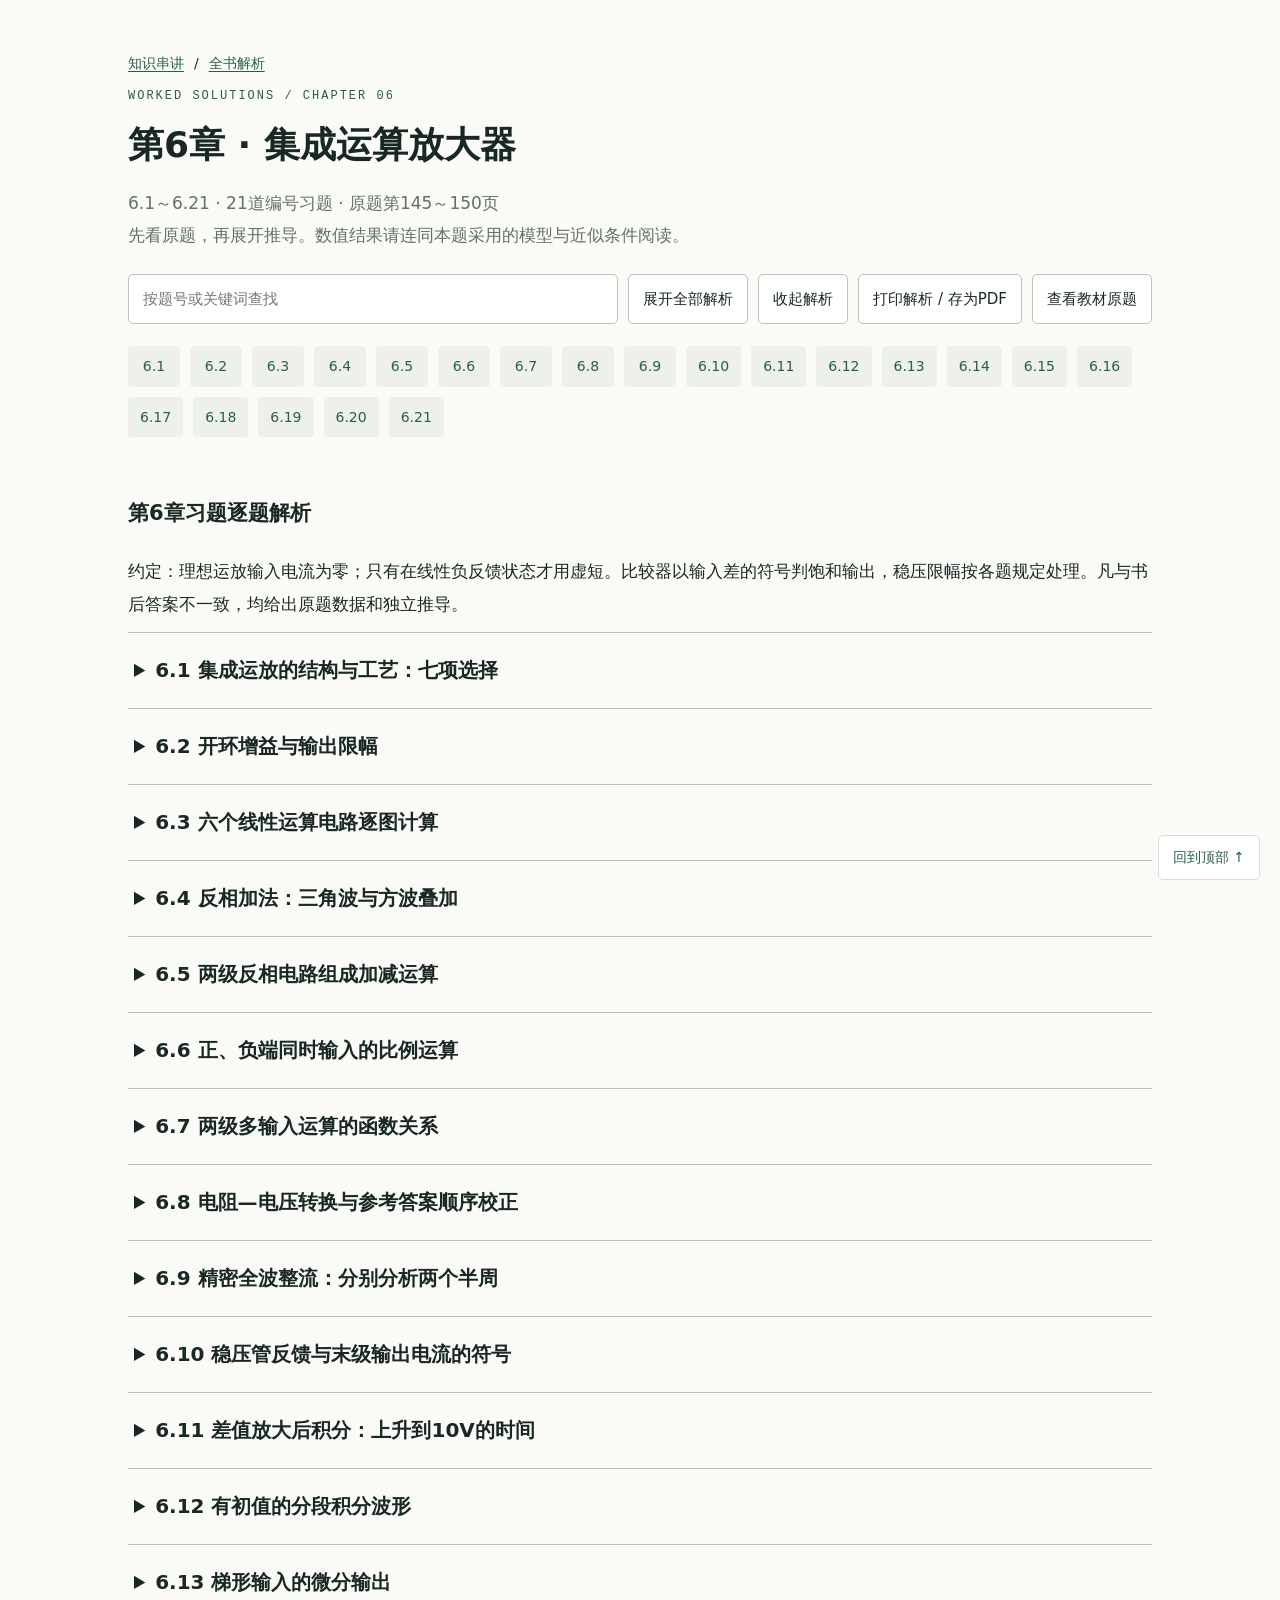
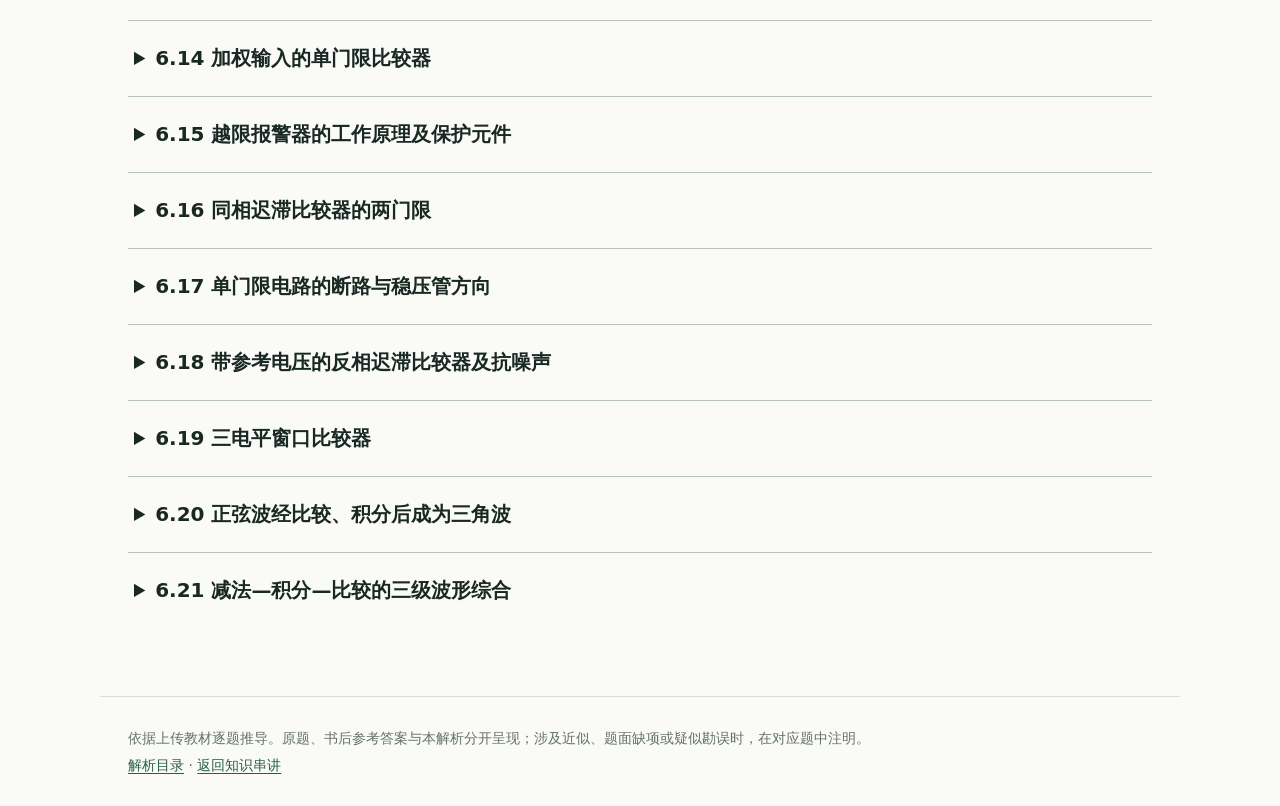
<file: solutions-6.html>
<!doctype html><html lang="zh-CN"><head><meta charset="UTF-8"><meta name="viewport" content="width=device-width,initial-scale=1"><title>第6章习题解析 · 模电学习手册</title><link rel="stylesheet" href="solutions.css"><script defer src="solutions.js"></script></head><body id="top"><header><div class="crumbs"><a href="index.html">知识串讲</a><span>/</span><a href="solutions.html">全书解析</a></div><p class="eyebrow">WORKED SOLUTIONS / CHAPTER 06</p><h1>第6章 · 集成运算放大器</h1><p class="intro">6.1～6.21 · 21道编号习题 · 原题第145～150页<br>先看原题，再展开推导。数值结果请连同本题采用的模型与近似条件阅读。</p><div class="actions"><input type="search" data-search aria-label="查找解析" placeholder="按题号或关键词查找"><button data-expand>展开全部解析</button><button data-collapse>收起解析</button><button data-print>打印解析 / 存为PDF</button><button class="original-trigger" data-original>查看教材原题</button></div><nav class="question-nav" aria-label="本章题号"><a href="#solution-6-1">6.1</a><a href="#solution-6-2">6.2</a><a href="#solution-6-3">6.3</a><a href="#solution-6-4">6.4</a><a href="#solution-6-5">6.5</a><a href="#solution-6-6">6.6</a><a href="#solution-6-7">6.7</a><a href="#solution-6-8">6.8</a><a href="#solution-6-9">6.9</a><a href="#solution-6-10">6.10</a><a href="#solution-6-11">6.11</a><a href="#solution-6-12">6.12</a><a href="#solution-6-13">6.13</a><a href="#solution-6-14">6.14</a><a href="#solution-6-15">6.15</a><a href="#solution-6-16">6.16</a><a href="#solution-6-17">6.17</a><a href="#solution-6-18">6.18</a><a href="#solution-6-19">6.19</a><a href="#solution-6-20">6.20</a><a href="#solution-6-21">6.21</a></nav></header><main><p id="nothing" hidden>没有匹配的解析，请换一个题号或关键词。</p><section data-solution-chapter="6"><h3>第6章习题逐题解析</h3><p>约定：理想运放输入电流为零；只有在线性负反馈状态才用虚短。比较器以输入差的符号判饱和输出，稳压限幅按各题规定处理。凡与书后答案不一致，均给出原题数据和独立推导。</p><details class="solution" id="solution-6-1"><summary>6.1 集成运放的结构与工艺：七项选择</summary><div class="solution-body"><p class="source-link">原题：<a href="pages/p145.jpg" target="_blank" rel="noopener">教材第145页</a></p><details class="question-original"><summary>展开原题与电路图</summary><p class="muted">以下为原题所在整页，包含同页其他题；在图框内滚动查看，点击可放大。</p><div class="question-page-scroll" tabindex="0" role="region" aria-label="原题图页，可滚动"><figure><a href="pages/p145.jpg" aria-label="放大教材第145页"><img src="pages/p145.jpg" loading="lazy" decoding="async" alt="教材第145页：本题原题与电路图所在页，含同页其他题"></a><figcaption>教材第145页 · 点击放大</figcaption></figure></div></details><p>本题考查“采用这种结构是为了解决什么问题”，不能只记选项。</p><ol><li><strong>选c。</strong>芯片内部难以制造耦合所需的大容量电容，因此通常采用直接耦合。直接耦合本身并不会消除温漂。</li><li><strong>选c。</strong>同一芯片上的同类器件制造条件接近、温度接近，参数一致性较好；不等于参数绝对准确，也不等于不受温度影响。</li><li><strong>选a。</strong>差分输入级利用两支路的对称性，使共同温度变化产生的影响在差动输出中相消，减小零点漂移。</li><li><strong>选a。</strong>共射级可以提供较大的电压增益；共集级的电压增益通常接近但小于1。</li><li><strong>选b。</strong>有源负载的动态电阻大，在不采用很大实体电阻的情况下提高放大级电压增益。</li><li><strong>选c。</strong>互补输出级可向负载提供正、负半周电流；甲乙类偏置能兼顾交越失真和静态功耗。</li><li><strong>选b。</strong>外部等效为双端输入、单端输出的高增益差分放大器，输出由u<sub>+</sub>−u<sub>−</sub>控制。</li></ol><p>答案依次为：<strong>c、c、a、a、b、c、b</strong>。</p></div></details>
<details class="solution" id="solution-6-2"><summary>6.2 开环增益与输出限幅</summary><div class="solution-body"><p class="source-link">原题：<a href="pages/p145.jpg" target="_blank" rel="noopener">教材第145页</a>、<a href="pages/p146.jpg" target="_blank" rel="noopener">教材第146页</a></p><details class="question-original"><summary>展开原题与电路图</summary><p class="muted">以下为原题所在整页，包含同页其他题；在图框内滚动查看，点击可放大。</p><div class="question-page-scroll" tabindex="0" role="region" aria-label="原题图页，可滚动"><figure><a href="pages/p145.jpg" aria-label="放大教材第145页"><img src="pages/p145.jpg" loading="lazy" decoding="async" alt="教材第145页：本题原题与电路图所在页，含同页其他题"></a><figcaption>教材第145页 · 点击放大</figcaption></figure><figure><a href="pages/p146.jpg" aria-label="放大教材第146页"><img src="pages/p146.jpg" loading="lazy" decoding="async" alt="教材第146页：本题原题与电路图所在页，含同页其他题"></a><figcaption>教材第146页 · 点击放大</figcaption></figure></div></details><p>没有负反馈，不能用虚短。先求差模输入u<sub>d</sub>=u<sub>+</sub>−u<sub>−</sub>，再算A<sub>od</sub>u<sub>d</sub>；超过±13V时取对应饱和值，不能把±15V电源电压直接当输出限幅。</p><div class="formula">u<sub>o</sub>=clip[2×10<sup>5</sup>(u<sub>+</sub>−u<sub>−</sub>), −13V, +13V]</div><table><tr><th>小问</th><th>差模输入</th><th>未限幅计算</th><th>实际输出</th></tr><tr><td>1</td><td>15−(−10)=25μV</td><td>2×10⁵×25×10⁻⁶=5V</td><td>5V</td></tr><tr><td>2</td><td>−5−10=−15μV</td><td>2×10⁵×(−15×10⁻⁶)=−3V</td><td>−3V</td></tr><tr><td>3</td><td>0−5mV=−5mV</td><td>−1000V</td><td>−13V</td></tr><tr><td>4</td><td>5mV−0=5mV</td><td>1000V</td><td>+13V</td></tr></table><p class="warn-tip">核对说明：第146页第2小问明确为u<sub>+</sub>=−5μV、u<sub>−</sub>=+10μV，因此结果为−3V。第227页参考答案写−5V，与题给数据不符。</p></div></details>
<details class="solution" id="solution-6-3"><summary>6.3 六个线性运算电路逐图计算</summary><div class="solution-body"><p class="source-link">原题：<a href="pages/p146.jpg" target="_blank" rel="noopener">教材第146页</a></p><details class="question-original"><summary>展开原题与电路图</summary><p class="muted">以下为原题所在整页，包含同页其他题；在图框内滚动查看，点击可放大。</p><div class="question-page-scroll" tabindex="0" role="region" aria-label="原题图页，可滚动"><figure><a href="pages/p146.jpg" aria-label="放大教材第146页"><img src="pages/p146.jpg" loading="lazy" decoding="async" alt="教材第146页：本题原题与电路图所在页，含同页其他题"></a><figcaption>教材第146页 · 点击放大</figcaption></figure></div></details><p>题目已保证线性工作，可用i<sub>+</sub>=i<sub>−</sub>=0及u<sub>+</sub>=u<sub>−</sub>。每幅图先求同相端电位，再列反相节点电流。</p><ol type="a"><li><strong>图a。</strong>同相端同时经10kΩ接+2V、经24kΩ接−2V。由(2−u<sub>+</sub>)/10+(−2−u<sub>+</sub>)/24=0（电阻统一用kΩ），得u<sub>+</sub>=14/17V。负端对地10kΩ、反馈24kΩ，故U<sub>o</sub>=(1+24/10)×14/17=<strong>2.8V</strong>。</li><li><strong>图b。</strong>u<sub>+</sub>=3×100/(20+100)=2.5V。反相节点满足(2−2.5)/20+(U<sub>o</sub>−2.5)/100=0，得U<sub>o</sub>=2.5+2.5=<strong>5V</strong>。不能把正端误当成直接接3V。</li><li><strong>图c。</strong>u<sub>+</sub>=0.3×20/(1+20)=2/7V；同相闭环增益1+20/1=21，故U<sub>o</sub>=21×2/7=<strong>6V</strong>。</li><li><strong>图d。</strong>A₁是反相比例电路，u<sub>o1</sub>=−5×1=−5V；A₂再反相一次，u<sub>o2</sub>=−u<sub>o1</sub>=+5V。题图输出的负端接在A点，而不是地，因此U<sub>o</sub>=u<sub>o2</sub>−u<sub>A</sub>=5−(−5)=<strong>10V</strong>。</li><li><strong>图e。</strong>A₁是电压跟随器，U<sub>A</sub>=−2V；A₂为增益−2的反相电路，U<sub>o</sub>=−2×(−2)=<strong>4V</strong>。</li><li><strong>图f。</strong>第一级u<sub>o1</sub>=−100/50×1=−2V。第二级正端通过33kΩ接2V，理想输入电流为零，所以正端就是2V，33kΩ上无压降。负端KCL：(−2−2)/100+(u<sub>o</sub>−2)/50=0，得u<sub>o</sub>=<strong>4V</strong>。</li></ol><p>六个答案依次为：<strong>2.8V、5V、6V、10V、4V、4V</strong>。其中图d必须按输出端标注的正、负端相减。</p></div></details>
<details class="solution" id="solution-6-4"><summary>6.4 反相加法：三角波与方波叠加</summary><div class="solution-body"><p class="source-link">原题：<a href="pages/p146.jpg" target="_blank" rel="noopener">教材第146页</a></p><details class="question-original"><summary>展开原题与电路图</summary><p class="muted">以下为原题所在整页，包含同页其他题；在图框内滚动查看，点击可放大。</p><div class="question-page-scroll" tabindex="0" role="region" aria-label="原题图页，可滚动"><figure><a href="pages/p146.jpg" aria-label="放大教材第146页"><img src="pages/p146.jpg" loading="lazy" decoding="async" alt="教材第146页：本题原题与电路图所在页，含同页其他题"></a><figcaption>教材第146页 · 点击放大</figcaption></figure></div></details><p>同相端经R/3接地，理想情况下u<sub>+</sub>=0；负反馈使反相端为虚地。KCL给出(u<sub>i1</sub>−0)/R+(u<sub>i2</sub>−0)/R=(0−u<sub>o</sub>)/R，因此</p><div class="formula">u<sub>o</sub>=−u<sub>i1</sub>−u<sub>i2</sub>。</div><p>设题图相邻两条竖虚线的时间间隔为τ，令s=t−2kτ表示每周期内的时间：</p><ul><li>0≤s&lt;τ：u<sub>i1</sub>=−4s/τ，u<sub>i2</sub>=4，故u<sub>o</sub>=−4+4s/τ，由−4V线性升至0V。</li><li>τ≤s&lt;2τ：u<sub>i1</sub>=−4+4(s−τ)/τ，u<sub>i2</sub>=0，故u<sub>o</sub>=4−4(s−τ)/τ，由+4V线性降至0V。</li></ul><p>在s=τ处，方波由4V降到0V，输出从0V跳到+4V；下一周期开始，输出从0V跳到−4V。输出范围为<strong>−4～+4V</strong>。</p><figure class="solution-graph"><svg viewbox="0 0 720 270" role="img" aria-label="6.4 输出波形 uo / V" xmlns="http://www.w3.org/2000/svg"><title>6.4 输出波形 uo / V</title><text x="64" y="25" style="font-size:15px">6.4 输出波形 uo / V</text><path d="M64 42V218 M56 130.00H680" style="fill:none;stroke:#718378;stroke-width:1"></path><path d="M64.00 210v5" style="stroke:#718378;stroke-width:1"></path><text x="64.00" y="238" text-anchor="middle" style="font-size:12px">0</text><path d="M214.00 210v5" style="stroke:#718378;stroke-width:1"></path><text x="214.00" y="238" text-anchor="middle" style="font-size:12px">τ</text><path d="M364.00 210v5" style="stroke:#718378;stroke-width:1"></path><text x="364.00" y="238" text-anchor="middle" style="font-size:12px">2τ</text><path d="M514.00 210v5" style="stroke:#718378;stroke-width:1"></path><text x="514.00" y="238" text-anchor="middle" style="font-size:12px">3τ</text><path d="M664.00 210v5" style="stroke:#718378;stroke-width:1"></path><text x="664.00" y="238" text-anchor="middle" style="font-size:12px">4τ</text><path d="M64 194.00H664" style="stroke:#d6ded7;stroke-width:1;stroke-dasharray:4 5"></path><text x="53" y="198.00" text-anchor="end" style="font-size:12px">−4</text><path d="M64 130.00H664" style="stroke:#d6ded7;stroke-width:1;stroke-dasharray:4 5"></path><text x="53" y="134.00" text-anchor="end" style="font-size:12px">0</text><path d="M64 66.00H664" style="stroke:#d6ded7;stroke-width:1;stroke-dasharray:4 5"></path><text x="53" y="70.00" text-anchor="end" style="font-size:12px">4</text><polyline points="64.00,194.00 214.00,130.00 214.00,66.00 364.00,130.00 364.00,194.00 514.00,130.00 514.00,66.00 664.00,130.00" style="fill:none;stroke:#285e4d;stroke-width:2.5"></polyline><text x="680" y="258" text-anchor="end" style="font-size:12px">时间</text></svg><figcaption>6.4 输出波形 uo / V</figcaption></figure></div></details>
<details class="solution" id="solution-6-5"><summary>6.5 两级反相电路组成加减运算</summary><div class="solution-body"><p class="source-link">原题：<a href="pages/p146.jpg" target="_blank" rel="noopener">教材第146页</a>、<a href="pages/p147.jpg" target="_blank" rel="noopener">教材第147页</a></p><details class="question-original"><summary>展开原题与电路图</summary><p class="muted">以下为原题所在整页，包含同页其他题；在图框内滚动查看，点击可放大。</p><div class="question-page-scroll" tabindex="0" role="region" aria-label="原题图页，可滚动"><figure><a href="pages/p146.jpg" aria-label="放大教材第146页"><img src="pages/p146.jpg" loading="lazy" decoding="async" alt="教材第146页：本题原题与电路图所在页，含同页其他题"></a><figcaption>教材第146页 · 点击放大</figcaption></figure><figure><a href="pages/p147.jpg" aria-label="放大教材第147页"><img src="pages/p147.jpg" loading="lazy" decoding="async" alt="教材第147页：本题原题与电路图所在页，含同页其他题"></a><figcaption>教材第147页 · 点击放大</figcaption></figure></div></details><p>A₁同相端接地，负端虚地，输入电阻1kΩ、反馈10kΩ，因此u<sub>o1</sub>=−10u<sub>i1</sub>。</p><p>A₂同相端同样为0，三个输入支路分别是u<sub>o1</sub>经10kΩ、u<sub>i2</sub>经5kΩ、u<sub>i3</sub>经2kΩ，反馈为10kΩ。由负端KCL：</p><div class="formula">u<sub>o</sub>=−10kΩ[u<sub>o1</sub>/10kΩ+u<sub>i2</sub>/5kΩ+u<sub>i3</sub>/2kΩ]<br>=−u<sub>o1</sub>−2u<sub>i2</sub>−5u<sub>i3</sub><br><strong>=10u<sub>i1</sub>−2u<sub>i2</sub>−5u<sub>i3</sub>。</strong></div><p>910Ω≈1kΩ∥10kΩ，1.1kΩ≈10kΩ∥5kΩ∥2kΩ∥10kΩ，都是实际电路的偏置电流补偿电阻；理想输入电流为零时不改变上述运算系数。</p></div></details>
<details class="solution" id="solution-6-6"><summary>6.6 正、负端同时输入的比例运算</summary><div class="solution-body"><p class="source-link">原题：<a href="pages/p147.jpg" target="_blank" rel="noopener">教材第147页</a></p><details class="question-original"><summary>展开原题与电路图</summary><p class="muted">以下为原题所在整页，包含同页其他题；在图框内滚动查看，点击可放大。</p><div class="question-page-scroll" tabindex="0" role="region" aria-label="原题图页，可滚动"><figure><a href="pages/p147.jpg" aria-label="放大教材第147页"><img src="pages/p147.jpg" loading="lazy" decoding="async" alt="教材第147页：本题原题与电路图所在页，含同页其他题"></a><figcaption>教材第147页 · 点击放大</figcaption></figure></div></details><p>由虚断，同相端分压为u<sub>+</sub>=R₃u<sub>i</sub>/(R₂+R₃)。线性负反馈使u<sub>−</sub>=u<sub>+</sub>=v。</p><p>反相端的输入电阻与反馈电阻都为R₁，所以节点KCL为(u<sub>i</sub>−v)/R₁+(u<sub>o</sub>−v)/R₁=0，即u<sub>o</sub>=2v−u<sub>i</sub>。</p><div class="formula"><strong>u<sub>o</sub>=[(R₃−R₂)/(R₃+R₂)]u<sub>i</sub>。</strong></div><p>检查：R₂=R₃时两个输入作用正好抵消，输出为0；R₃远大于R₂时增益趋近+1，R₂远大于R₃时趋近−1。输入源按图视为理想电压源。</p></div></details>
<details class="solution" id="solution-6-7"><summary>6.7 两级多输入运算的函数关系</summary><div class="solution-body"><p class="source-link">原题：<a href="pages/p147.jpg" target="_blank" rel="noopener">教材第147页</a></p><details class="question-original"><summary>展开原题与电路图</summary><p class="muted">以下为原题所在整页，包含同页其他题；在图框内滚动查看，点击可放大。</p><div class="question-page-scroll" tabindex="0" role="region" aria-label="原题图页，可滚动"><figure><a href="pages/p147.jpg" aria-label="放大教材第147页"><img src="pages/p147.jpg" loading="lazy" decoding="async" alt="教材第147页：本题原题与电路图所在页，含同页其他题"></a><figcaption>教材第147页 · 点击放大</figcaption></figure></div></details><p>把A₂同相端经1kΩ接入的第三输入记为u<sub>i3</sub>（原扫描图该输入标字不清，按书后符号约定）。先算第一级，再将其作为第二级一个输入。</p><p>A₁正端的两个输入电阻分别为1kΩ和5kΩ；虚断给出(u<sub>i1</sub>−v)/1kΩ+(u<sub>i2</sub>−v)/5kΩ=0，故v=(5u<sub>i1</sub>+u<sub>i2</sub>)/6。A₁是同相增益1+5/1=6的电路：</p><div class="formula">u<sub>o1</sub>=6v=5u<sub>i1</sub>+u<sub>i2</sub>。</div><p>A₂正端不取电流，故正端电位等于u<sub>i3</sub>。在负端列式(u<sub>o1</sub>−u<sub>i3</sub>)/2kΩ+(u<sub>o</sub>−u<sub>i3</sub>)/10kΩ=0：</p><div class="formula"><strong>u<sub>o</sub>=−5u<sub>o1</sub>+6u<sub>i3</sub>=−25u<sub>i1</sub>−5u<sub>i2</sub>+6u<sub>i3</sub>。</strong></div><p>系数中的6来自第二级同相闭环增益；不能把两个输入端都当作虚地。</p></div></details>
<details class="solution" id="solution-6-8"><summary>6.8 电阻—电压转换与参考答案顺序校正</summary><div class="solution-body"><p class="source-link">原题：<a href="pages/p147.jpg" target="_blank" rel="noopener">教材第147页</a></p><details class="question-original"><summary>展开原题与电路图</summary><p class="muted">以下为原题所在整页，包含同页其他题；在图框内滚动查看，点击可放大。</p><div class="question-page-scroll" tabindex="0" role="region" aria-label="原题图页，可滚动"><figure><a href="pages/p147.jpg" aria-label="放大教材第147页"><img src="pages/p147.jpg" loading="lazy" decoding="async" alt="教材第147页：本题原题与电路图所在页，含同页其他题"></a><figcaption>教材第147页 · 点击放大</figcaption></figure></div></details><p><strong>1）关系式。</strong>正端接地，负端虚地。输入电流i=u<sub>R</sub>/R₁不能流入运放，只能经反馈电阻R<sub>x</sub>流向输出。由u<sub>R</sub>/R₁=(0−u<sub>o</sub>)/R<sub>x</sub>，得</p><div class="formula"><strong>u<sub>o</sub>=−(R<sub>x</sub>/R₁)u<sub>R</sub>。</strong></div><p><strong>2）逐个代入。</strong>u<sub>R</sub>=−6V、u<sub>o</sub>=5V，所以R<sub>x</sub>=(5/6)R₁：</p><table><tr><th>题给R₁</th><th>计算</th><th>被测R<sub>x</sub></th></tr><tr><td>0.6kΩ</td><td>5×0.6/6</td><td>0.5kΩ</td></tr><tr><td>6kΩ</td><td>5×6/6</td><td>5kΩ</td></tr><tr><td>60kΩ</td><td>5×60/6</td><td>50kΩ</td></tr></table><p class="warn-tip">核对说明：第227页答案将前两项写成5kΩ、0.5kΩ，与题干R₁给出的顺序相反；按题目顺序应为0.5kΩ、5kΩ、50kΩ。</p></div></details>
<details class="solution" id="solution-6-9"><summary>6.9 精密全波整流：分别分析两个半周</summary><div class="solution-body"><p class="source-link">原题：<a href="pages/p147.jpg" target="_blank" rel="noopener">教材第147页</a></p><details class="question-original"><summary>展开原题与电路图</summary><p class="muted">以下为原题所在整页，包含同页其他题；在图框内滚动查看，点击可放大。</p><div class="question-page-scroll" tabindex="0" role="region" aria-label="原题图页，可滚动"><figure><a href="pages/p147.jpg" aria-label="放大教材第147页"><img src="pages/p147.jpg" loading="lazy" decoding="async" alt="教材第147页：本题原题与电路图所在页，含同页其他题"></a><figcaption>教材第147页 · 点击放大</figcaption></figure></div></details><p>第二级A₂是反相加法器：来自u<sub>i</sub>的输入电阻为2R，来自u<sub>o2</sub>的为R，反馈为2R，因此始终有u<sub>o</sub>=−u<sub>i</sub>−2u<sub>o2</sub>。</p><p><strong>1）输入—输出特性。</strong></p><ul><li>u<sub>i</sub>&gt;0：A₁输出向负方向变化，D₁导通、D₂截止，经过u<sub>o2</sub>与反馈R形成负反馈，故u<sub>o2</sub>=−u<sub>i</sub>。于是u<sub>o</sub>=−u<sub>i</sub>+2u<sub>i</sub>=u<sub>i</sub>。</li><li>u<sub>i</sub>&lt;0：D₂导通提供局部负反馈，D₁截止；u<sub>o2</sub>通过电阻接到两个虚地点，所以u<sub>o2</sub>=0。于是u<sub>o</sub>=−u<sub>i</sub>。</li></ul><div class="formula"><strong>u<sub>o</sub>=|u<sub>i</sub>|；u<sub>o2</sub>=−max(u<sub>i</sub>,0)。</strong></div><p>在u<sub>o</sub>—u<sub>i</sub>平面中，是顶点在原点、左右斜率分别为−1和+1的V形特性。</p><p><strong>2）ui=10sinωt时。</strong>令θ=ωt，则u<sub>o2</sub>=−10sinθ（0&lt;θ&lt;π），u<sub>o2</sub>=0（π&lt;θ&lt;2π）；输出u<sub>o</sub>=10|sinθ|V，重复周期为π/ω。前者只保留负的半正弦，峰值−10V；后者为0～10V全波整流波形。</p><figure class="solution-graph"><svg viewbox="0 0 720 270" role="img" aria-label="6.9 中间输出 uo2 / V" xmlns="http://www.w3.org/2000/svg"><title>6.9 中间输出 uo2 / V</title><text x="64" y="25" style="font-size:15px">6.9 中间输出 uo2 / V</text><path d="M64 42V218 M56 63.33H680" style="fill:none;stroke:#718378;stroke-width:1"></path><path d="M64.00 210v5" style="stroke:#718378;stroke-width:1"></path><text x="64.00" y="238" text-anchor="middle" style="font-size:12px">0</text><path d="M214.00 210v5" style="stroke:#718378;stroke-width:1"></path><text x="214.00" y="238" text-anchor="middle" style="font-size:12px">π/2</text><path d="M364.00 210v5" style="stroke:#718378;stroke-width:1"></path><text x="364.00" y="238" text-anchor="middle" style="font-size:12px">π</text><path d="M514.00 210v5" style="stroke:#718378;stroke-width:1"></path><text x="514.00" y="238" text-anchor="middle" style="font-size:12px">3π/2</text><path d="M664.00 210v5" style="stroke:#718378;stroke-width:1"></path><text x="664.00" y="238" text-anchor="middle" style="font-size:12px">2π</text><path d="M64 196.67H664" style="stroke:#d6ded7;stroke-width:1;stroke-dasharray:4 5"></path><text x="53" y="200.67" text-anchor="end" style="font-size:12px">−10</text><path d="M64 63.33H664" style="stroke:#d6ded7;stroke-width:1;stroke-dasharray:4 5"></path><text x="53" y="67.33" text-anchor="end" style="font-size:12px">0</text><polyline points="64.00,63.33 71.50,73.79 79.00,84.19 86.50,94.46 94.00,104.54 101.50,114.36 109.00,123.87 116.50,133.00 124.00,141.70 131.50,149.93 139.00,157.61 146.50,164.72 154.00,171.20 161.50,177.02 169.00,182.13 176.50,186.52 184.00,190.14 191.50,192.98 199.00,195.03 206.50,196.26 214.00,196.67 221.50,196.26 229.00,195.03 236.50,192.98 244.00,190.14 251.50,186.52 259.00,182.13 266.50,177.02 274.00,171.20 281.50,164.72 289.00,157.61 296.50,149.93 304.00,141.70 311.50,133.00 319.00,123.87 326.50,114.36 334.00,104.54 341.50,94.46 349.00,84.19 356.50,73.79 364.00,63.33 371.50,63.33 379.00,63.33 386.50,63.33 394.00,63.33 401.50,63.33 409.00,63.33 416.50,63.33 424.00,63.33 431.50,63.33 439.00,63.33 446.50,63.33 454.00,63.33 461.50,63.33 469.00,63.33 476.50,63.33 484.00,63.33 491.50,63.33 499.00,63.33 506.50,63.33 514.00,63.33 521.50,63.33 529.00,63.33 536.50,63.33 544.00,63.33 551.50,63.33 559.00,63.33 566.50,63.33 574.00,63.33 581.50,63.33 589.00,63.33 596.50,63.33 604.00,63.33 611.50,63.33 619.00,63.33 626.50,63.33 634.00,63.33 641.50,63.33 649.00,63.33 656.50,63.33 664.00,63.33" style="fill:none;stroke:#285e4d;stroke-width:2.5"></polyline><text x="680" y="258" text-anchor="end" style="font-size:12px">θ=ωt</text></svg><figcaption>6.9 中间输出 uo2 / V</figcaption></figure><figure class="solution-graph"><svg viewbox="0 0 720 270" role="img" aria-label="6.9 最终输出 uo / V" xmlns="http://www.w3.org/2000/svg"><title>6.9 最终输出 uo / V</title><text x="64" y="25" style="font-size:15px">6.9 最终输出 uo / V</text><path d="M64 42V218 M56 196.67H680" style="fill:none;stroke:#718378;stroke-width:1"></path><path d="M64.00 210v5" style="stroke:#718378;stroke-width:1"></path><text x="64.00" y="238" text-anchor="middle" style="font-size:12px">0</text><path d="M214.00 210v5" style="stroke:#718378;stroke-width:1"></path><text x="214.00" y="238" text-anchor="middle" style="font-size:12px">π/2</text><path d="M364.00 210v5" style="stroke:#718378;stroke-width:1"></path><text x="364.00" y="238" text-anchor="middle" style="font-size:12px">π</text><path d="M514.00 210v5" style="stroke:#718378;stroke-width:1"></path><text x="514.00" y="238" text-anchor="middle" style="font-size:12px">3π/2</text><path d="M664.00 210v5" style="stroke:#718378;stroke-width:1"></path><text x="664.00" y="238" text-anchor="middle" style="font-size:12px">2π</text><path d="M64 196.67H664" style="stroke:#d6ded7;stroke-width:1;stroke-dasharray:4 5"></path><text x="53" y="200.67" text-anchor="end" style="font-size:12px">0</text><path d="M64 63.33H664" style="stroke:#d6ded7;stroke-width:1;stroke-dasharray:4 5"></path><text x="53" y="67.33" text-anchor="end" style="font-size:12px">10</text><polyline points="64.00,196.67 71.50,186.21 79.00,175.81 86.50,165.54 94.00,155.46 101.50,145.64 109.00,136.13 116.50,127.00 124.00,118.30 131.50,110.07 139.00,102.39 146.50,95.28 154.00,88.80 161.50,82.98 169.00,77.87 176.50,73.48 184.00,69.86 191.50,67.02 199.00,64.97 206.50,63.74 214.00,63.33 221.50,63.74 229.00,64.97 236.50,67.02 244.00,69.86 251.50,73.48 259.00,77.87 266.50,82.98 274.00,88.80 281.50,95.28 289.00,102.39 296.50,110.07 304.00,118.30 311.50,127.00 319.00,136.13 326.50,145.64 334.00,155.46 341.50,165.54 349.00,175.81 356.50,186.21 364.00,196.67 371.50,186.21 379.00,175.81 386.50,165.54 394.00,155.46 401.50,145.64 409.00,136.13 416.50,127.00 424.00,118.30 431.50,110.07 439.00,102.39 446.50,95.28 454.00,88.80 461.50,82.98 469.00,77.87 476.50,73.48 484.00,69.86 491.50,67.02 499.00,64.97 506.50,63.74 514.00,63.33 521.50,63.74 529.00,64.97 536.50,67.02 544.00,69.86 551.50,73.48 559.00,77.87 566.50,82.98 574.00,88.80 581.50,95.28 589.00,102.39 596.50,110.07 604.00,118.30 611.50,127.00 619.00,136.13 626.50,145.64 634.00,155.46 641.50,165.54 649.00,175.81 656.50,186.21 664.00,196.67" style="fill:none;stroke:#285e4d;stroke-width:2.5"></polyline><text x="680" y="258" text-anchor="end" style="font-size:12px">θ=ωt</text></svg><figcaption>6.9 最终输出 uo / V</figcaption></figure></div></details>
<details class="solution" id="solution-6-10"><summary>6.10 稳压管反馈与末级输出电流的符号</summary><div class="solution-body"><p class="source-link">原题：<a href="pages/p147.jpg" target="_blank" rel="noopener">教材第147页</a>、<a href="pages/p148.jpg" target="_blank" rel="noopener">教材第148页</a></p><details class="question-original"><summary>展开原题与电路图</summary><p class="muted">以下为原题所在整页，包含同页其他题；在图框内滚动查看，点击可放大。</p><div class="question-page-scroll" tabindex="0" role="region" aria-label="原题图页，可滚动"><figure><a href="pages/p147.jpg" aria-label="放大教材第147页"><img src="pages/p147.jpg" loading="lazy" decoding="async" alt="教材第147页：本题原题与电路图所在页，含同页其他题"></a><figcaption>教材第147页 · 点击放大</figcaption></figure><figure><a href="pages/p148.jpg" aria-label="放大教材第148页"><img src="pages/p148.jpg" loading="lazy" decoding="async" alt="教材第148页：本题原题与电路图所在页，含同页其他题"></a><figcaption>教材第148页 · 点击放大</figcaption></figure></div></details><p>先看A₁：同相端为0，输入+2V通过250kΩ接反相端，故输出必须向<strong>负方向</strong>变化才可能形成负反馈。图中稳压管左端为阴极、右端接A₁输出。</p><p><strong>1）原接法。</strong>稳压管反向击穿后，负端保持虚地，0−u<sub>o1</sub>=6V，即u<sub>o1</sub>=−6V。输入电流为2/250kΩ=8μA；因未给稳压管最小稳定电流，本题按理想6V稳压模型计算。</p><p>A₂正端由R₁=R₂=10kΩ分压，u<sub>+2</sub>=−3V；反相反馈电阻R₄=5kΩ，接地电阻R₃=2kΩ，闭环同相增益1+5/2=3.5：</p><div class="formula"><strong>u<sub>o</sub>=3.5×(−3)=−10.5V。</strong><br>按图中i₄向左的参考方向：i₄=(u<sub>o</sub>−u<sub>−2</sub>)/R₄=[−10.5−(−3)]/5kΩ=<strong>−1.5mA</strong>。</div><p><strong>2）稳压管反接。</strong>此时A₁输出为负时稳压管正向导通。按硅管U<sub>D</sub>=0.7V，u<sub>o1</sub>=−0.7V，u<sub>+2</sub>=−0.35V：</p><div class="formula"><strong>u<sub>o</sub>=3.5×(−0.35)=−1.225V</strong>；<br><strong>i₄=[−1.225−(−0.35)]/5kΩ=−0.175mA</strong>。</div><p class="warn-tip">核对说明：书后原接法的输出写为+10.5V，符号应为负；其同时给出的i₄=−1.5mA恰好与u<sub>o</sub>=−10.5V一致。若使用其他正向压降U<sub>D</sub>，反接时通式为u<sub>o</sub>=−1.75U<sub>D</sub>。</p></div></details>
<details class="solution" id="solution-6-11"><summary>6.11 差值放大后积分：上升到10V的时间</summary><div class="solution-body"><p class="source-link">原题：<a href="pages/p148.jpg" target="_blank" rel="noopener">教材第148页</a></p><details class="question-original"><summary>展开原题与电路图</summary><p class="muted">以下为原题所在整页，包含同页其他题；在图框内滚动查看，点击可放大。</p><div class="question-page-scroll" tabindex="0" role="region" aria-label="原题图页，可滚动"><figure><a href="pages/p148.jpg" aria-label="放大教材第148页"><img src="pages/p148.jpg" loading="lazy" decoding="async" alt="教材第148页：本题原题与电路图所在页，含同页其他题"></a><figcaption>教材第148页 · 点击放大</figcaption></figure></div></details><p>第一级满足R<sub>f</sub>/R₁=R₃/R₂=2，是减法运算电路：</p><div class="formula">u<sub>o1</sub>=2(u<sub>i2</sub>−u<sub>i1</sub>)=2(1−1.1)=−0.2V。</div><p>第二级为反相积分器，R₄C<sub>f</sub>=20kΩ×1μF=0.02s。其输出从0起：</p><div class="formula">u<sub>o</sub>(t)=−[u<sub>o1</sub>/(R₄C<sub>f</sub>)]t=−(−0.2/0.02)t=10t V（t以秒计）。</div><p>令u<sub>o</sub>=10V，得到<strong>t=1s</strong>。输出目标10V在给定±15V电源之间；在题目理想模型内可达。实际运放还应检查可用输出摆幅。</p></div></details>
<details class="solution" id="solution-6-12"><summary>6.12 有初值的分段积分波形</summary><div class="solution-body"><p class="source-link">原题：<a href="pages/p148.jpg" target="_blank" rel="noopener">教材第148页</a></p><details class="question-original"><summary>展开原题与电路图</summary><p class="muted">以下为原题所在整页，包含同页其他题；在图框内滚动查看，点击可放大。</p><div class="question-page-scroll" tabindex="0" role="region" aria-label="原题图页，可滚动"><figure><a href="pages/p148.jpg" aria-label="放大教材第148页"><img src="pages/p148.jpg" loading="lazy" decoding="async" alt="教材第148页：本题原题与电路图所在页，含同页其他题"></a><figcaption>教材第148页 · 点击放大</figcaption></figure></div></details><p>R=10kΩ、C=0.1μF，所以RC=1ms；电容初始电压为0且正端为0，因此u<sub>o</sub>(0)=0。以t的单位为ms，积分斜率为du<sub>o</sub>/dt=−u<sub>i</sub> V/ms。</p><table><tr><th>时间/ms</th><th>输入/V</th><th>输出表达式/V</th><th>端点变化</th></tr><tr><td>0～1</td><td>+2</td><td>−2t</td><td>0→−2</td></tr><tr><td>1～2</td><td>0</td><td>−2</td><td>保持−2</td></tr><tr><td>2～3</td><td>+2</td><td>−2−2(t−2)</td><td>−2→−4</td></tr><tr><td>3～4</td><td>0</td><td>−4</td><td>保持−4</td></tr><tr><td>4～6</td><td>−2</td><td>−4+2(t−4)</td><td>−4→0</td></tr><tr><td>6以后</td><td>0</td><td>0</td><td>保持0</td></tr></table><p>输出范围仅为−4～0V，没有达到±15V限幅，因此全程可用线性积分式。输入跳变使输出斜率改变，输出电压本身保持连续。</p><figure class="solution-graph"><svg viewbox="0 0 720 270" role="img" aria-label="6.12 积分输出 uo / V" xmlns="http://www.w3.org/2000/svg"><title>6.12 积分输出 uo / V</title><text x="64" y="25" style="font-size:15px">6.12 积分输出 uo / V</text><path d="M64 42V218 M56 76.67H680" style="fill:none;stroke:#718378;stroke-width:1"></path><path d="M64.00 210v5" style="stroke:#718378;stroke-width:1"></path><text x="64.00" y="238" text-anchor="middle" style="font-size:12px">0</text><path d="M149.71 210v5" style="stroke:#718378;stroke-width:1"></path><text x="149.71" y="238" text-anchor="middle" style="font-size:12px">1</text><path d="M235.43 210v5" style="stroke:#718378;stroke-width:1"></path><text x="235.43" y="238" text-anchor="middle" style="font-size:12px">2</text><path d="M321.14 210v5" style="stroke:#718378;stroke-width:1"></path><text x="321.14" y="238" text-anchor="middle" style="font-size:12px">3</text><path d="M406.86 210v5" style="stroke:#718378;stroke-width:1"></path><text x="406.86" y="238" text-anchor="middle" style="font-size:12px">4</text><path d="M492.57 210v5" style="stroke:#718378;stroke-width:1"></path><text x="492.57" y="238" text-anchor="middle" style="font-size:12px">5</text><path d="M578.29 210v5" style="stroke:#718378;stroke-width:1"></path><text x="578.29" y="238" text-anchor="middle" style="font-size:12px">6</text><path d="M664.00 210v5" style="stroke:#718378;stroke-width:1"></path><text x="664.00" y="238" text-anchor="middle" style="font-size:12px">7</text><path d="M64 183.33H664" style="stroke:#d6ded7;stroke-width:1;stroke-dasharray:4 5"></path><text x="53" y="187.33" text-anchor="end" style="font-size:12px">−4</text><path d="M64 130.00H664" style="stroke:#d6ded7;stroke-width:1;stroke-dasharray:4 5"></path><text x="53" y="134.00" text-anchor="end" style="font-size:12px">−2</text><path d="M64 76.67H664" style="stroke:#d6ded7;stroke-width:1;stroke-dasharray:4 5"></path><text x="53" y="80.67" text-anchor="end" style="font-size:12px">0</text><polyline points="64.00,76.67 149.71,130.00 235.43,130.00 321.14,183.33 406.86,183.33 578.29,76.67 664.00,76.67" style="fill:none;stroke:#285e4d;stroke-width:2.5"></polyline><text x="680" y="258" text-anchor="end" style="font-size:12px">t / ms</text></svg><figcaption>6.12 积分输出 uo / V</figcaption></figure></div></details>
<details class="solution" id="solution-6-13"><summary>6.13 梯形输入的微分输出</summary><div class="solution-body"><p class="source-link">原题：<a href="pages/p148.jpg" target="_blank" rel="noopener">教材第148页</a></p><details class="question-original"><summary>展开原题与电路图</summary><p class="muted">以下为原题所在整页，包含同页其他题；在图框内滚动查看，点击可放大。</p><div class="question-page-scroll" tabindex="0" role="region" aria-label="原题图页，可滚动"><figure><a href="pages/p148.jpg" aria-label="放大教材第148页"><img src="pages/p148.jpg" loading="lazy" decoding="async" alt="教材第148页：本题原题与电路图所在页，含同页其他题"></a><figcaption>教材第148页 · 点击放大</figcaption></figure></div></details><p>反相微分电路满足u<sub>o</sub>=−RC·du<sub>s</sub>/dt。R=10kΩ、C=100μF，故RC=1s。横轴明确为秒，不能按毫秒计算。</p><ul><li>0&lt;t&lt;10s：输入由0V线性升到1V，斜率为+0.1V/s，输出<strong>−0.1V</strong>。</li><li>10&lt;t&lt;30s：输入保持1V，斜率为0，输出<strong>0V</strong>。</li><li>30&lt;t&lt;40s：输入由1V降到0V，斜率为−0.1V/s，输出<strong>+0.1V</strong>。</li><li>40s以后输入保持0，输出0。</li></ul><p>输入在各拐点连续，仅斜率突变，所以理想输出在这些点发生有限阶跃，不是无限高的冲激。输出幅值为<strong>0.1V</strong>。</p><figure class="solution-graph"><svg viewbox="0 0 720 270" role="img" aria-label="6.13 微分输出 uo / V" xmlns="http://www.w3.org/2000/svg"><title>6.13 微分输出 uo / V</title><text x="64" y="25" style="font-size:15px">6.13 微分输出 uo / V</text><path d="M64 42V218 M56 130.00H680" style="fill:none;stroke:#718378;stroke-width:1"></path><path d="M64.00 210v5" style="stroke:#718378;stroke-width:1"></path><text x="64.00" y="238" text-anchor="middle" style="font-size:12px">0</text><path d="M197.33 210v5" style="stroke:#718378;stroke-width:1"></path><text x="197.33" y="238" text-anchor="middle" style="font-size:12px">10</text><path d="M330.67 210v5" style="stroke:#718378;stroke-width:1"></path><text x="330.67" y="238" text-anchor="middle" style="font-size:12px">20</text><path d="M464.00 210v5" style="stroke:#718378;stroke-width:1"></path><text x="464.00" y="238" text-anchor="middle" style="font-size:12px">30</text><path d="M597.33 210v5" style="stroke:#718378;stroke-width:1"></path><text x="597.33" y="238" text-anchor="middle" style="font-size:12px">40</text><path d="M64 183.33H664" style="stroke:#d6ded7;stroke-width:1;stroke-dasharray:4 5"></path><text x="53" y="187.33" text-anchor="end" style="font-size:12px">−0.1</text><path d="M64 130.00H664" style="stroke:#d6ded7;stroke-width:1;stroke-dasharray:4 5"></path><text x="53" y="134.00" text-anchor="end" style="font-size:12px">0</text><path d="M64 76.67H664" style="stroke:#d6ded7;stroke-width:1;stroke-dasharray:4 5"></path><text x="53" y="80.67" text-anchor="end" style="font-size:12px">+0.1</text><polyline points="64.00,183.33 197.33,183.33 197.33,130.00 464.00,130.00 464.00,76.67 597.33,76.67 597.33,130.00 664.00,130.00" style="fill:none;stroke:#285e4d;stroke-width:2.5"></polyline><text x="680" y="258" text-anchor="end" style="font-size:12px">t / s</text></svg><figcaption>6.13 微分输出 uo / V</figcaption></figure></div></details>
<details class="solution" id="solution-6-14"><summary>6.14 加权输入的单门限比较器</summary><div class="solution-body"><p class="source-link">原题：<a href="pages/p148.jpg" target="_blank" rel="noopener">教材第148页</a>、<a href="pages/p149.jpg" target="_blank" rel="noopener">教材第149页</a></p><details class="question-original"><summary>展开原题与电路图</summary><p class="muted">以下为原题所在整页，包含同页其他题；在图框内滚动查看，点击可放大。</p><div class="question-page-scroll" tabindex="0" role="region" aria-label="原题图页，可滚动"><figure><a href="pages/p148.jpg" aria-label="放大教材第148页"><img src="pages/p148.jpg" loading="lazy" decoding="async" alt="教材第148页：本题原题与电路图所在页，含同页其他题"></a><figcaption>教材第148页 · 点击放大</figcaption></figure><figure><a href="pages/p149.jpg" aria-label="放大教材第149页"><img src="pages/p149.jpg" loading="lazy" decoding="async" alt="教材第149页：本题原题与电路图所在页，含同页其他题"></a><figcaption>教材第149页 · 点击放大</figcaption></figure></div></details><p>运放无负反馈，只有虚断，不能始终用虚短。正端为0；负端由U<sub>REF</sub>和u<sub>i</sub>经电阻共同决定：</p><div class="formula">u<sub>−</sub>=[U<sub>REF</sub>/R₁+u<sub>i</sub>/R₂]/(1/R₁+1/R₂)<br>=(2/10+u<sub>i</sub>/20)/(1/10+1/20)=(4+u<sub>i</sub>)/3。</div><p>只在求翻转边界时令u<sub>−</sub>=u<sub>+</sub>=0，得到<strong>U<sub>T</sub>=−4V</strong>。题给正向压降忽略，限幅输出为±6V。</p><ul><li>u<sub>i</sub>&lt;−4V：负端低于正端，u<sub>o</sub>=+6V。</li><li>u<sub>i</sub>&gt;−4V：负端高于正端，u<sub>o</sub>=−6V。</li></ul><p>理想模型在恰好−4V处处于临界状态；转移特性为在−4V处向下跳变的阶跃。</p><figure class="solution-graph"><svg viewbox="0 0 720 270" role="img" aria-label="6.14 电压传输特性" xmlns="http://www.w3.org/2000/svg"><title>6.14 电压传输特性</title><text x="64" y="25" style="font-size:15px">6.14 电压传输特性</text><path d="M64 42V218 M56 130.00H680" style="fill:none;stroke:#718378;stroke-width:1"></path><path d="M64.00 210v5" style="stroke:#718378;stroke-width:1"></path><text x="64.00" y="238" text-anchor="middle" style="font-size:12px">−8</text><path d="M330.67 210v5" style="stroke:#718378;stroke-width:1"></path><text x="330.67" y="238" text-anchor="middle" style="font-size:12px">−4</text><path d="M597.33 210v5" style="stroke:#718378;stroke-width:1"></path><text x="597.33" y="238" text-anchor="middle" style="font-size:12px">0</text><path d="M64 198.57H664" style="stroke:#d6ded7;stroke-width:1;stroke-dasharray:4 5"></path><text x="53" y="202.57" text-anchor="end" style="font-size:12px">−6</text><path d="M64 130.00H664" style="stroke:#d6ded7;stroke-width:1;stroke-dasharray:4 5"></path><text x="53" y="134.00" text-anchor="end" style="font-size:12px">0</text><path d="M64 61.43H664" style="stroke:#d6ded7;stroke-width:1;stroke-dasharray:4 5"></path><text x="53" y="65.43" text-anchor="end" style="font-size:12px">+6</text><polyline points="64.00,61.43 330.67,61.43 330.67,198.57 664.00,198.57" style="fill:none;stroke:#285e4d;stroke-width:2.5"></polyline><text x="680" y="258" text-anchor="end" style="font-size:12px">ui / V</text></svg><figcaption>6.14 电压传输特性</figcaption></figure></div></details>
<details class="solution" id="solution-6-15"><summary>6.15 越限报警器的工作原理及保护元件</summary><div class="solution-body"><p class="source-link">原题：<a href="pages/p148.jpg" target="_blank" rel="noopener">教材第148页</a>、<a href="pages/p149.jpg" target="_blank" rel="noopener">教材第149页</a></p><details class="question-original"><summary>展开原题与电路图</summary><p class="muted">以下为原题所在整页，包含同页其他题；在图框内滚动查看，点击可放大。</p><div class="question-page-scroll" tabindex="0" role="region" aria-label="原题图页，可滚动"><figure><a href="pages/p148.jpg" aria-label="放大教材第148页"><img src="pages/p148.jpg" loading="lazy" decoding="async" alt="教材第148页：本题原题与电路图所在页，含同页其他题"></a><figcaption>教材第148页 · 点击放大</figcaption></figure><figure><a href="pages/p149.jpg" aria-label="放大教材第149页"><img src="pages/p149.jpg" loading="lazy" decoding="async" alt="教材第149页：本题原题与电路图所在页，含同页其他题"></a><figcaption>教材第149页 · 点击放大</figcaption></figure></div></details><p>理想运放输入电流为零，所以R₁、R₂上没有压降，u<sub>−</sub>=U<sub>R</sub>，u<sub>+</sub>=u<sub>i</sub>。该级是同相输入的单门限比较器，门限为U<sub>R</sub>。</p><ol><li><strong>正常范围u<sub>i</sub>&lt;U<sub>R</sub>：</strong>运放输出负电平，NPN管的发射结不正向导通，晶体管截止，报警灯无工作电流而熄灭。</li><li><strong>越限u<sub>i</sub>&gt;U<sub>R</sub>：</strong>运放输出正电平，经R₃提供基极电流，使T导通；若驱动足够，T进入饱和。电流由+V<sub>CC</sub>经过报警灯、晶体管集电极—发射极流到地，灯亮。</li><li><strong>二极管D：</strong>阴极接基极、阳极接地。运放输出负时D正向导通，把基极负电压钳在约−0.7V，防止发射结承受过大的反向电压。</li><li><strong>R₃：</strong>正输出时限制基极电流；负输出且D导通时限制保护二极管电流，也限制运放输出电流。不能把它省略而将运放直接连接基极钳位回路。</li></ol><p>R₁、R₂在实际电路中还能用于输入保护和偏置电流匹配，但题图理想比较门限不因它们改变。</p></div></details>
<details class="solution" id="solution-6-16"><summary>6.16 同相迟滞比较器的两门限</summary><div class="solution-body"><p class="source-link">原题：<a href="pages/p149.jpg" target="_blank" rel="noopener">教材第149页</a></p><details class="question-original"><summary>展开原题与电路图</summary><p class="muted">以下为原题所在整页，包含同页其他题；在图框内滚动查看，点击可放大。</p><div class="question-page-scroll" tabindex="0" role="region" aria-label="原题图页，可滚动"><figure><a href="pages/p149.jpg" aria-label="放大教材第149页"><img src="pages/p149.jpg" loading="lazy" decoding="async" alt="教材第149页：本题原题与电路图所在页，含同页其他题"></a><figcaption>教材第149页 · 点击放大</figcaption></figure></div></details><p>R₃中无理想输入电流，故反相端为0。输出经R₁=30kΩ反馈到正端，是正反馈；正端还经R₂=10kΩ接输入。节点电压为</p><div class="formula">u<sub>+</sub>=(u<sub>i</sub>/10kΩ+u<sub>o</sub>/30kΩ)/(1/10kΩ+1/30kΩ)=(3u<sub>i</sub>+u<sub>o</sub>)/4。</div><ol><li>输出当前为−6V时，要使它翻为+6V，需u<sub>+</sub>上升到0；3u<sub>i</sub>−6=0，故上门限<strong>U<sub>T+</sub>=+2V</strong>。</li><li>输出当前为+6V时，下降输入使u<sub>+</sub>减至0；3u<sub>i</sub>+6=0，故下门限<strong>U<sub>T−</sub>=−2V</strong>。</li></ol><p>输入上升：输出保持−6V到+2V才跳成+6V；输入下降：输出保持+6V到−2V才跳成−6V。在−2～+2V内，输出取决于之前的状态，不能用单值函数唯一确定。回差宽度为<strong>4V</strong>。</p><table><tr><th>扫描方向</th><th>翻转点</th><th>输出跳变</th></tr><tr><td>输入上升 →</td><td>+2V</td><td>−6V → +6V</td></tr><tr><td>输入下降 ←</td><td>−2V</td><td>+6V → −6V</td></tr></table></div></details>
<details class="solution" id="solution-6-17"><summary>6.17 单门限电路的断路与稳压管方向</summary><div class="solution-body"><p class="source-link">原题：<a href="pages/p149.jpg" target="_blank" rel="noopener">教材第149页</a></p><details class="question-original"><summary>展开原题与电路图</summary><p class="muted">以下为原题所在整页，包含同页其他题；在图框内滚动查看，点击可放大。</p><div class="question-page-scroll" tabindex="0" role="region" aria-label="原题图页，可滚动"><figure><a href="pages/p149.jpg" aria-label="放大教材第149页"><img src="pages/p149.jpg" loading="lazy" decoding="async" alt="教材第149页：本题原题与电路图所在页，含同页其他题"></a><figcaption>教材第149页 · 点击放大</figcaption></figure></div></details><p>两输入电阻均为R，且运放输入不取电流，所以正常时u<sub>−</sub>=[2+(−3)]/2=−0.5V，u<sub>+</sub>=0，运放本体输出为正饱和+12V。输出再经过R和稳压管支路限幅。</p><ol><li><strong>正常工作：</strong>正输出时，上方D<sub>Z1</sub>正向导通0.7V，下方D<sub>Z2</sub>反向击穿6V，因此<strong>u<sub>o</sub>=+6.7V</strong>。</li><li><strong>A点断开：</strong>图中A位于−3V输入支路，断开后只剩+2V输入。u<sub>−</sub>=+2V，运放输出−12V，两稳压管交换正向/反向角色，故<strong>u<sub>o</sub>=−6.7V</strong>。</li><li><strong>B点断开：</strong>图中B在限幅支路上，断开相当于移除稳压管支路。原比较极性不变，输出端空载使串联R无压降，故<strong>u<sub>o</sub>=+12V</strong>。</li><li><strong>“稳压管接反”：</strong>按书后答案的意图，是把下方D<sub>Z2</sub>反接，形成正输出方向上两只管均正向导通，故<strong>u<sub>o</sub>=2×0.7=1.4V</strong>。</li></ol><p class="warn-tip">第4小问原文没有明确是哪只管接反，存在接线歧义。若两只管同时反向，背靠背结构不变，输出仍为+6.7V；若只反接上管D<sub>Z1</sub>，则两管反向串联，所需击穿电压为12V，而运放正饱和输出也只有12V：这是临界状态，串联R上没有可用压差，不能维持有限稳压电流；输出仍接近+12V，不能称为可靠稳压。写1.4V时应注明采用“只将D<sub>Z2</sub>反接、两管正向串联”的题意。</p></div></details>
<details class="solution" id="solution-6-18"><summary>6.18 带参考电压的反相迟滞比较器及抗噪声</summary><div class="solution-body"><p class="source-link">原题：<a href="pages/p149.jpg" target="_blank" rel="noopener">教材第149页</a></p><details class="question-original"><summary>展开原题与电路图</summary><p class="muted">以下为原题所在整页，包含同页其他题；在图框内滚动查看，点击可放大。</p><div class="question-page-scroll" tabindex="0" role="region" aria-label="原题图页，可滚动"><figure><a href="pages/p149.jpg" aria-label="放大教材第149页"><img src="pages/p149.jpg" loading="lazy" decoding="async" alt="教材第149页：本题原题与电路图所在页，含同页其他题"></a><figcaption>教材第149页 · 点击放大</figcaption></figure></div></details><p>负端输入电流为零，串联R=8kΩ上无压降，u<sub>−</sub>=u<sub>i</sub>。正端由输出经R₁=40kΩ和参考3V经R₂=10kΩ共同决定：</p><div class="formula">u<sub>+</sub>=(u<sub>o</sub>/40kΩ+3/10kΩ)/(1/40kΩ+1/10kΩ)=(u<sub>o</sub>+12)/5。</div><p><strong>传输特性。</strong>输出当前+6V时，u<sub>+</sub>=(6+12)/5=<strong>3.6V</strong>，输入上升到此值才由+6V翻为−6V；输出当前−6V时，u<sub>+</sub>=(−6+12)/5=<strong>1.2V</strong>，输入下降到此值才由−6V翻为+6V。故U<sub>T+</sub>=3.6V、U<sub>T−</sub>=1.2V，回差2.4V。</p><p><strong>按题图波形作答。</strong>已知初始输出为正。t₁处第一次向上越过3.6V，输出变−6V；随后输入在上门限附近的小起伏没有降到1.2V，输出不反复跳变。t₂处向下越过1.2V，输出变+6V；t₃处再向上越过3.6V，变−6V；t₄处向下越过1.2V，变+6V。</p><div class="formula">0～t₁：+6V；t₁～t₂：−6V；t₂～t₃：+6V；t₃～t₄：−6V；t₄以后：+6V（直到下次上越3.6V）。</div><figure class="solution-graph"><svg viewbox="0 0 720 270" role="img" aria-label="6.18 输出翻转时序（事件横轴，非等时间比例）" xmlns="http://www.w3.org/2000/svg"><title>6.18 输出翻转时序（事件横轴，非等时间比例）</title><text x="64" y="25" style="font-size:15px">6.18 输出翻转时序（事件横轴，非等时间比例）</text><path d="M64 42V218 M56 130.00H680" style="fill:none;stroke:#718378;stroke-width:1"></path><path d="M64.00 210v5" style="stroke:#718378;stroke-width:1"></path><text x="64.00" y="238" text-anchor="middle" style="font-size:12px">0</text><path d="M197.33 210v5" style="stroke:#718378;stroke-width:1"></path><text x="197.33" y="238" text-anchor="middle" style="font-size:12px">t₁</text><path d="M330.67 210v5" style="stroke:#718378;stroke-width:1"></path><text x="330.67" y="238" text-anchor="middle" style="font-size:12px">t₂</text><path d="M464.00 210v5" style="stroke:#718378;stroke-width:1"></path><text x="464.00" y="238" text-anchor="middle" style="font-size:12px">t₃</text><path d="M597.33 210v5" style="stroke:#718378;stroke-width:1"></path><text x="597.33" y="238" text-anchor="middle" style="font-size:12px">t₄</text><path d="M64 198.57H664" style="stroke:#d6ded7;stroke-width:1;stroke-dasharray:4 5"></path><text x="53" y="202.57" text-anchor="end" style="font-size:12px">−6</text><path d="M64 130.00H664" style="stroke:#d6ded7;stroke-width:1;stroke-dasharray:4 5"></path><text x="53" y="134.00" text-anchor="end" style="font-size:12px">0</text><path d="M64 61.43H664" style="stroke:#d6ded7;stroke-width:1;stroke-dasharray:4 5"></path><text x="53" y="65.43" text-anchor="end" style="font-size:12px">+6</text><polyline points="64.00,61.43 197.33,61.43 197.33,198.57 330.67,198.57 330.67,61.43 464.00,61.43 464.00,198.57 597.33,198.57 597.33,61.43 664.00,61.43" style="fill:none;stroke:#285e4d;stroke-width:2.5"></polyline><text x="680" y="258" text-anchor="end" style="font-size:12px">事件时序</text></svg><figcaption>6.18 输出翻转时序（事件横轴，非等时间比例）</figcaption></figure></div></details>
<details class="solution" id="solution-6-19"><summary>6.19 三电平窗口比较器</summary><div class="solution-body"><p class="source-link">原题：<a href="pages/p149.jpg" target="_blank" rel="noopener">教材第149页</a>、<a href="pages/p150.jpg" target="_blank" rel="noopener">教材第150页</a></p><details class="question-original"><summary>展开原题与电路图</summary><p class="muted">以下为原题所在整页，包含同页其他题；在图框内滚动查看，点击可放大。</p><div class="question-page-scroll" tabindex="0" role="region" aria-label="原题图页，可滚动"><figure><a href="pages/p149.jpg" aria-label="放大教材第149页"><img src="pages/p149.jpg" loading="lazy" decoding="async" alt="教材第149页：本题原题与电路图所在页，含同页其他题"></a><figcaption>教材第149页 · 点击放大</figcaption></figure><figure><a href="pages/p150.jpg" aria-label="放大教材第150页"><img src="pages/p150.jpg" loading="lazy" decoding="async" alt="教材第150页：本题原题与电路图所在页，含同页其他题"></a><figcaption>教材第150页 · 点击放大</figcaption></figure></div></details><p>三个1kΩ电阻串接在+12V与地之间，每段降4V，两个参考点分别为8V、4V。运放不取输入电流，因此A₁比较u<sub>i</sub>与8V，A₂比较u<sub>i</sub>与4V。注意D₁与D₂方向相反。</p><table><tr><th>输入范围</th><th>A₁本体输出</th><th>A₂本体输出</th><th>二极管状态与结果</th></tr><tr><td>u<sub>i</sub>&lt;4V</td><td>−10V</td><td>−10V</td><td>D₂导通、D₁截止，输出被负向限幅为−6V</td></tr><tr><td>4V&lt;u<sub>i</sub>&lt;8V</td><td>−10V</td><td>+10V</td><td>两管均截止；R<sub>L</sub>将输出拉到0V</td></tr><tr><td>u<sub>i</sub>&gt;8V</td><td>+10V</td><td>+10V</td><td>D₁导通、D₂截止，输出被正向限幅为+6V</td></tr></table><p>检查限幅电流：外侧区间中，导通支路电流为(10−6)/1kΩ=4mA，负载电流幅值6/10kΩ=0.6mA，仍有约3.4mA流过限幅支路，在题给理想±6V限幅模型下可以维持限幅。中间窗口输出为0，外侧的输出极性不同。</p><figure class="solution-graph"><svg viewbox="0 0 720 270" role="img" aria-label="6.19 三电平传输特性" xmlns="http://www.w3.org/2000/svg"><title>6.19 三电平传输特性</title><text x="64" y="25" style="font-size:15px">6.19 三电平传输特性</text><path d="M64 42V218 M56 130.00H680" style="fill:none;stroke:#718378;stroke-width:1"></path><path d="M64.00 210v5" style="stroke:#718378;stroke-width:1"></path><text x="64.00" y="238" text-anchor="middle" style="font-size:12px">0</text><path d="M264.00 210v5" style="stroke:#718378;stroke-width:1"></path><text x="264.00" y="238" text-anchor="middle" style="font-size:12px">4</text><path d="M464.00 210v5" style="stroke:#718378;stroke-width:1"></path><text x="464.00" y="238" text-anchor="middle" style="font-size:12px">8</text><path d="M664.00 210v5" style="stroke:#718378;stroke-width:1"></path><text x="664.00" y="238" text-anchor="middle" style="font-size:12px">12</text><path d="M64 198.57H664" style="stroke:#d6ded7;stroke-width:1;stroke-dasharray:4 5"></path><text x="53" y="202.57" text-anchor="end" style="font-size:12px">−6</text><path d="M64 130.00H664" style="stroke:#d6ded7;stroke-width:1;stroke-dasharray:4 5"></path><text x="53" y="134.00" text-anchor="end" style="font-size:12px">0</text><path d="M64 61.43H664" style="stroke:#d6ded7;stroke-width:1;stroke-dasharray:4 5"></path><text x="53" y="65.43" text-anchor="end" style="font-size:12px">+6</text><polyline points="64.00,198.57 264.00,198.57 264.00,130.00 464.00,130.00 464.00,61.43 664.00,61.43" style="fill:none;stroke:#285e4d;stroke-width:2.5"></polyline><text x="680" y="258" text-anchor="end" style="font-size:12px">ui / V</text></svg><figcaption>6.19 三电平传输特性</figcaption></figure></div></details>
<details class="solution" id="solution-6-20"><summary>6.20 正弦波经比较、积分后成为三角波</summary><div class="solution-body"><p class="source-link">原题：<a href="pages/p149.jpg" target="_blank" rel="noopener">教材第149页</a>、<a href="pages/p150.jpg" target="_blank" rel="noopener">教材第150页</a></p><details class="question-original"><summary>展开原题与电路图</summary><p class="muted">以下为原题所在整页，包含同页其他题；在图框内滚动查看，点击可放大。</p><div class="question-page-scroll" tabindex="0" role="region" aria-label="原题图页，可滚动"><figure><a href="pages/p149.jpg" aria-label="放大教材第149页"><img src="pages/p149.jpg" loading="lazy" decoding="async" alt="教材第149页：本题原题与电路图所在页，含同页其他题"></a><figcaption>教材第149页 · 点击放大</figcaption></figure><figure><a href="pages/p150.jpg" aria-label="放大教材第150页"><img src="pages/p150.jpg" loading="lazy" decoding="async" alt="教材第150页：本题原题与电路图所在页，含同页其他题"></a><figcaption>教材第150页 · 点击放大</figcaption></figure></div></details><p>A₁的正端接地、负端输入正弦电压，是反相过零比较器。限幅网络后的方波记为v：u<sub>i</sub>&gt;0时v=−6V；u<sub>i</sub>&lt;0时v=+6V。1V输入峰值只决定过零时刻，不决定限幅方波的6V幅值。</p><p>A₂为反相积分器，RC=1kΩ×1μF=1ms。以u<sub>i</sub>=sin(2πt/T)V、T=2ms作为时间原点约定，且电容初值为0，u<sub>o</sub>(0)=0：</p><ul><li>0～1ms，v=−6V，du<sub>o</sub>/dt=+6V/ms，输出由0V线性升至6V。</li><li>1～2ms，v=+6V，du<sub>o</sub>/dt=−6V/ms，输出由6V降回0V；以后每2ms重复。</li></ul><div class="formula"><strong>U<sub>opp</sub>=6V×(T/2)/(RC)=6V。</strong></div><p>这是峰—峰值6V，不是峰—峰值12V。因给了电容初值，所选正弦初相位下波形位于0～6V；若把时间原点选在另一过零方向，则可得到−6～0V，但峰—峰值不变。</p><figure class="solution-graph"><svg viewbox="0 0 720 270" role="img" aria-label="6.20 输出三角波（正弦从零向上起始）" xmlns="http://www.w3.org/2000/svg"><title>6.20 输出三角波（正弦从零向上起始）</title><text x="64" y="25" style="font-size:15px">6.20 输出三角波（正弦从零向上起始）</text><path d="M64 42V218 M56 190.00H680" style="fill:none;stroke:#718378;stroke-width:1"></path><path d="M64.00 210v5" style="stroke:#718378;stroke-width:1"></path><text x="64.00" y="238" text-anchor="middle" style="font-size:12px">0</text><path d="M214.00 210v5" style="stroke:#718378;stroke-width:1"></path><text x="214.00" y="238" text-anchor="middle" style="font-size:12px">1</text><path d="M364.00 210v5" style="stroke:#718378;stroke-width:1"></path><text x="364.00" y="238" text-anchor="middle" style="font-size:12px">2</text><path d="M514.00 210v5" style="stroke:#718378;stroke-width:1"></path><text x="514.00" y="238" text-anchor="middle" style="font-size:12px">3</text><path d="M664.00 210v5" style="stroke:#718378;stroke-width:1"></path><text x="664.00" y="238" text-anchor="middle" style="font-size:12px">4</text><path d="M64 190.00H664" style="stroke:#d6ded7;stroke-width:1;stroke-dasharray:4 5"></path><text x="53" y="194.00" text-anchor="end" style="font-size:12px">0</text><path d="M64 70.00H664" style="stroke:#d6ded7;stroke-width:1;stroke-dasharray:4 5"></path><text x="53" y="74.00" text-anchor="end" style="font-size:12px">6</text><polyline points="64.00,190.00 214.00,70.00 364.00,190.00 514.00,70.00 664.00,190.00" style="fill:none;stroke:#285e4d;stroke-width:2.5"></polyline><text x="680" y="258" text-anchor="end" style="font-size:12px">t / ms</text></svg><figcaption>6.20 输出三角波（正弦从零向上起始）</figcaption></figure></div></details>
<details class="solution" id="solution-6-21"><summary>6.21 减法—积分—比较的三级波形综合</summary><div class="solution-body"><p class="source-link">原题：<a href="pages/p150.jpg" target="_blank" rel="noopener">教材第150页</a></p><details class="question-original"><summary>展开原题与电路图</summary><p class="muted">以下为原题所在整页，包含同页其他题；在图框内滚动查看，点击可放大。</p><div class="question-page-scroll" tabindex="0" role="region" aria-label="原题图页，可滚动"><figure><a href="pages/p150.jpg" aria-label="放大教材第150页"><img src="pages/p150.jpg" loading="lazy" decoding="async" alt="教材第150页：本题原题与电路图所在页，含同页其他题"></a><figcaption>教材第150页 · 点击放大</figcaption></figure></div></details><p><strong>1）各级名称。</strong>A₁为减法运算电路；A₂为反相积分电路；A₃为反相输入的单门限电压比较器，输出接稳压管限幅。</p><p><strong>2）表达式。</strong>A₁两侧电阻比都为20kΩ/10kΩ=2，所以u<sub>o1</sub>=2(u<sub>i2</sub>−u<sub>i1</sub>)。A₂的R₃C=10kΩ×1μF=0.01s，因此</p><div class="formula"><strong>u<sub>o2</sub>(t)=u<sub>o2</sub>(0)−100∫₀ᵗu<sub>o1</sub>(τ)dτ<br>=−200∫₀ᵗ[u<sub>i2</sub>(τ)−u<sub>i1</sub>(τ)]dτ</strong>（t用秒，初值为0）。</div><p>书后写成“−100u<sub>o1</sub>t”只适合输入在该段内为常量且正确计入初值的情形，不能直接跨过各段重新令初值为0。</p><p><strong>3）先画uo1，再连续积分。</strong>以t的单位为ms，下表列出全部分段：</p><table><tr><th>t/ms</th><th>u<sub>i1</sub>/V</th><th>u<sub>i2</sub>/V</th><th>u<sub>o1</sub>/V</th><th>u<sub>o2</sub>/V</th></tr><tr><td>0～10</td><td>1</td><td>2</td><td>+2</td><td>−0.2t，0→−2</td></tr><tr><td>10～20</td><td>1</td><td>0</td><td>−2</td><td>−2+0.2(t−10)，−2→0</td></tr><tr><td>20～30</td><td>1</td><td>2</td><td>+2</td><td>−0.2(t−20)，0→−2</td></tr><tr><td>30～40</td><td>1</td><td>0</td><td>−2</td><td>−2+0.2(t−30)，−2→0</td></tr><tr><td>40～50</td><td>1</td><td>2</td><td>+2</td><td>−0.2(t−40)，0→−2</td></tr><tr><td>50以后</td><td>0</td><td>0</td><td>0</td><td>保持−2V</td></tr></table><p>A₁、A₂的输出幅度都未达到±10V，因此以上两级始终在线性区。</p><p><strong>A₃门限与限幅。</strong>图中1V电源的<strong>长线正极接地</strong>，所以它的上端为−1V；R₆中没有理想输入电流，故u<sub>+3</sub>=−1V。u<sub>−3</sub>=u<sub>o2</sub>。当u<sub>o2</sub>&lt;−1V时，运放输出向正方向，稳压管反向限幅使u<sub>o</sub>=+3V；当u<sub>o2</sub>&gt;−1V时，稳压管正向导通使u<sub>o</sub>=−0.6V。</p><div class="formula">u<sub>o</sub>=−0.6V：0～5ms、15～25ms、35～45ms；<br>u<sub>o</sub>=+3V：5～15ms、25～35ms、45ms以后。</div><p>在5、15、25、35、45ms处翻转。50ms后积分器仍保留−2V，故比较器继续输出+3V，不能把它画成回到零。</p><p class="warn-tip">图6.21把稳压管直接画在运放输出上，没有画出串联限流元件。以上是教材的理想限幅意图；若把运放输出同时严格视为零内阻±10V理想电压源，直接并接理想稳压管会产生模型矛盾。实际电路需要输出限流能力或串联限流电阻；限流并不改变此题按意图求得的±端电平与翻转时刻。</p><figure class="solution-graph"><svg viewbox="0 0 720 270" role="img" aria-label="6.21 第一级输出 uo1 / V" xmlns="http://www.w3.org/2000/svg"><title>6.21 第一级输出 uo1 / V</title><text x="64" y="25" style="font-size:15px">6.21 第一级输出 uo1 / V</text><path d="M64 42V218 M56 130.00H680" style="fill:none;stroke:#718378;stroke-width:1"></path><path d="M64.00 210v5" style="stroke:#718378;stroke-width:1"></path><text x="64.00" y="238" text-anchor="middle" style="font-size:12px">0</text><path d="M164.00 210v5" style="stroke:#718378;stroke-width:1"></path><text x="164.00" y="238" text-anchor="middle" style="font-size:12px">10</text><path d="M264.00 210v5" style="stroke:#718378;stroke-width:1"></path><text x="264.00" y="238" text-anchor="middle" style="font-size:12px">20</text><path d="M364.00 210v5" style="stroke:#718378;stroke-width:1"></path><text x="364.00" y="238" text-anchor="middle" style="font-size:12px">30</text><path d="M464.00 210v5" style="stroke:#718378;stroke-width:1"></path><text x="464.00" y="238" text-anchor="middle" style="font-size:12px">40</text><path d="M564.00 210v5" style="stroke:#718378;stroke-width:1"></path><text x="564.00" y="238" text-anchor="middle" style="font-size:12px">50</text><path d="M664.00 210v5" style="stroke:#718378;stroke-width:1"></path><text x="664.00" y="238" text-anchor="middle" style="font-size:12px">60</text><path d="M64 183.33H664" style="stroke:#d6ded7;stroke-width:1;stroke-dasharray:4 5"></path><text x="53" y="187.33" text-anchor="end" style="font-size:12px">−2</text><path d="M64 130.00H664" style="stroke:#d6ded7;stroke-width:1;stroke-dasharray:4 5"></path><text x="53" y="134.00" text-anchor="end" style="font-size:12px">0</text><path d="M64 76.67H664" style="stroke:#d6ded7;stroke-width:1;stroke-dasharray:4 5"></path><text x="53" y="80.67" text-anchor="end" style="font-size:12px">+2</text><polyline points="64.00,76.67 164.00,76.67 164.00,183.33 264.00,183.33 264.00,76.67 364.00,76.67 364.00,183.33 464.00,183.33 464.00,76.67 564.00,76.67 564.00,130.00 664.00,130.00" style="fill:none;stroke:#285e4d;stroke-width:2.5"></polyline><text x="680" y="258" text-anchor="end" style="font-size:12px">t / ms</text></svg><figcaption>6.21 第一级输出 uo1 / V</figcaption></figure><figure class="solution-graph"><svg viewbox="0 0 720 270" role="img" aria-label="6.21 积分输出 uo2 / V" xmlns="http://www.w3.org/2000/svg"><title>6.21 积分输出 uo2 / V</title><text x="64" y="25" style="font-size:15px">6.21 积分输出 uo2 / V</text><path d="M64 42V218 M56 76.67H680" style="fill:none;stroke:#718378;stroke-width:1"></path><path d="M64.00 210v5" style="stroke:#718378;stroke-width:1"></path><text x="64.00" y="238" text-anchor="middle" style="font-size:12px">0</text><path d="M164.00 210v5" style="stroke:#718378;stroke-width:1"></path><text x="164.00" y="238" text-anchor="middle" style="font-size:12px">10</text><path d="M264.00 210v5" style="stroke:#718378;stroke-width:1"></path><text x="264.00" y="238" text-anchor="middle" style="font-size:12px">20</text><path d="M364.00 210v5" style="stroke:#718378;stroke-width:1"></path><text x="364.00" y="238" text-anchor="middle" style="font-size:12px">30</text><path d="M464.00 210v5" style="stroke:#718378;stroke-width:1"></path><text x="464.00" y="238" text-anchor="middle" style="font-size:12px">40</text><path d="M564.00 210v5" style="stroke:#718378;stroke-width:1"></path><text x="564.00" y="238" text-anchor="middle" style="font-size:12px">50</text><path d="M664.00 210v5" style="stroke:#718378;stroke-width:1"></path><text x="664.00" y="238" text-anchor="middle" style="font-size:12px">60</text><path d="M64 183.33H664" style="stroke:#d6ded7;stroke-width:1;stroke-dasharray:4 5"></path><text x="53" y="187.33" text-anchor="end" style="font-size:12px">−2</text><path d="M64 130.00H664" style="stroke:#d6ded7;stroke-width:1;stroke-dasharray:4 5"></path><text x="53" y="134.00" text-anchor="end" style="font-size:12px">−1</text><path d="M64 76.67H664" style="stroke:#d6ded7;stroke-width:1;stroke-dasharray:4 5"></path><text x="53" y="80.67" text-anchor="end" style="font-size:12px">0</text><polyline points="64.00,76.67 164.00,183.33 264.00,76.67 364.00,183.33 464.00,76.67 564.00,183.33 664.00,183.33" style="fill:none;stroke:#285e4d;stroke-width:2.5"></polyline><text x="680" y="258" text-anchor="end" style="font-size:12px">t / ms</text></svg><figcaption>6.21 积分输出 uo2 / V</figcaption></figure><figure class="solution-graph"><svg viewbox="0 0 720 270" role="img" aria-label="6.21 最终限幅输出 uo / V" xmlns="http://www.w3.org/2000/svg"><title>6.21 最终限幅输出 uo / V</title><text x="64" y="25" style="font-size:15px">6.21 最终限幅输出 uo / V</text><path d="M64 42V218 M56 174.44H680" style="fill:none;stroke:#718378;stroke-width:1"></path><path d="M64.00 210v5" style="stroke:#718378;stroke-width:1"></path><text x="64.00" y="238" text-anchor="middle" style="font-size:12px">0</text><path d="M114.00 210v5" style="stroke:#718378;stroke-width:1"></path><text x="114.00" y="238" text-anchor="middle" style="font-size:12px">5</text><path d="M214.00 210v5" style="stroke:#718378;stroke-width:1"></path><text x="214.00" y="238" text-anchor="middle" style="font-size:12px">15</text><path d="M314.00 210v5" style="stroke:#718378;stroke-width:1"></path><text x="314.00" y="238" text-anchor="middle" style="font-size:12px">25</text><path d="M414.00 210v5" style="stroke:#718378;stroke-width:1"></path><text x="414.00" y="238" text-anchor="middle" style="font-size:12px">35</text><path d="M514.00 210v5" style="stroke:#718378;stroke-width:1"></path><text x="514.00" y="238" text-anchor="middle" style="font-size:12px">45</text><path d="M564.00 210v5" style="stroke:#718378;stroke-width:1"></path><text x="564.00" y="238" text-anchor="middle" style="font-size:12px">50</text><path d="M664.00 210v5" style="stroke:#718378;stroke-width:1"></path><text x="664.00" y="238" text-anchor="middle" style="font-size:12px">60</text><path d="M64 195.78H664" style="stroke:#d6ded7;stroke-width:1;stroke-dasharray:4 5"></path><text x="53" y="199.78" text-anchor="end" style="font-size:12px">−0.6</text><path d="M64 174.44H664" style="stroke:#d6ded7;stroke-width:1;stroke-dasharray:4 5"></path><text x="53" y="178.44" text-anchor="end" style="font-size:12px">0</text><path d="M64 67.78H664" style="stroke:#d6ded7;stroke-width:1;stroke-dasharray:4 5"></path><text x="53" y="71.78" text-anchor="end" style="font-size:12px">+3</text><polyline points="64.00,195.78 114.00,195.78 114.00,67.78 214.00,67.78 214.00,195.78 314.00,195.78 314.00,67.78 414.00,67.78 414.00,195.78 514.00,195.78 514.00,67.78 664.00,67.78" style="fill:none;stroke:#285e4d;stroke-width:2.5"></polyline><text x="680" y="258" text-anchor="end" style="font-size:12px">t / ms</text></svg><figcaption>6.21 最终限幅输出 uo / V</figcaption></figure></div></details></section></main><footer>依据上传教材逐题推导。原题、书后参考答案与本解析分开呈现；涉及近似、题面缺项或疑似勘误时，在对应题中注明。<br><a href="solutions.html">解析目录</a> · <a href="index.html">返回知识串讲</a></footer><dialog id="original-dialog" aria-label="教材原题"><div class="original-tools"><button data-prev type="button">上一页</button><select aria-label="选择教材原题页"><option value="145">教材第145页</option><option value="146">教材第146页</option><option value="147">教材第147页</option><option value="148">教材第148页</option><option value="149">教材第149页</option><option value="150">教材第150页</option></select><button data-next type="button">下一页</button><a class="full-original" href="pages/p145.jpg" target="_blank" rel="noopener">打开高清页 ↗</a><button type="button" class="close">关闭原题</button></div><p class="original-status" aria-live="polite"></p><img class="original-image" alt="教材原题" decoding="async"></dialog><a class="page-top" href="#top">回到顶部 ↑</a></body></html>
</file>
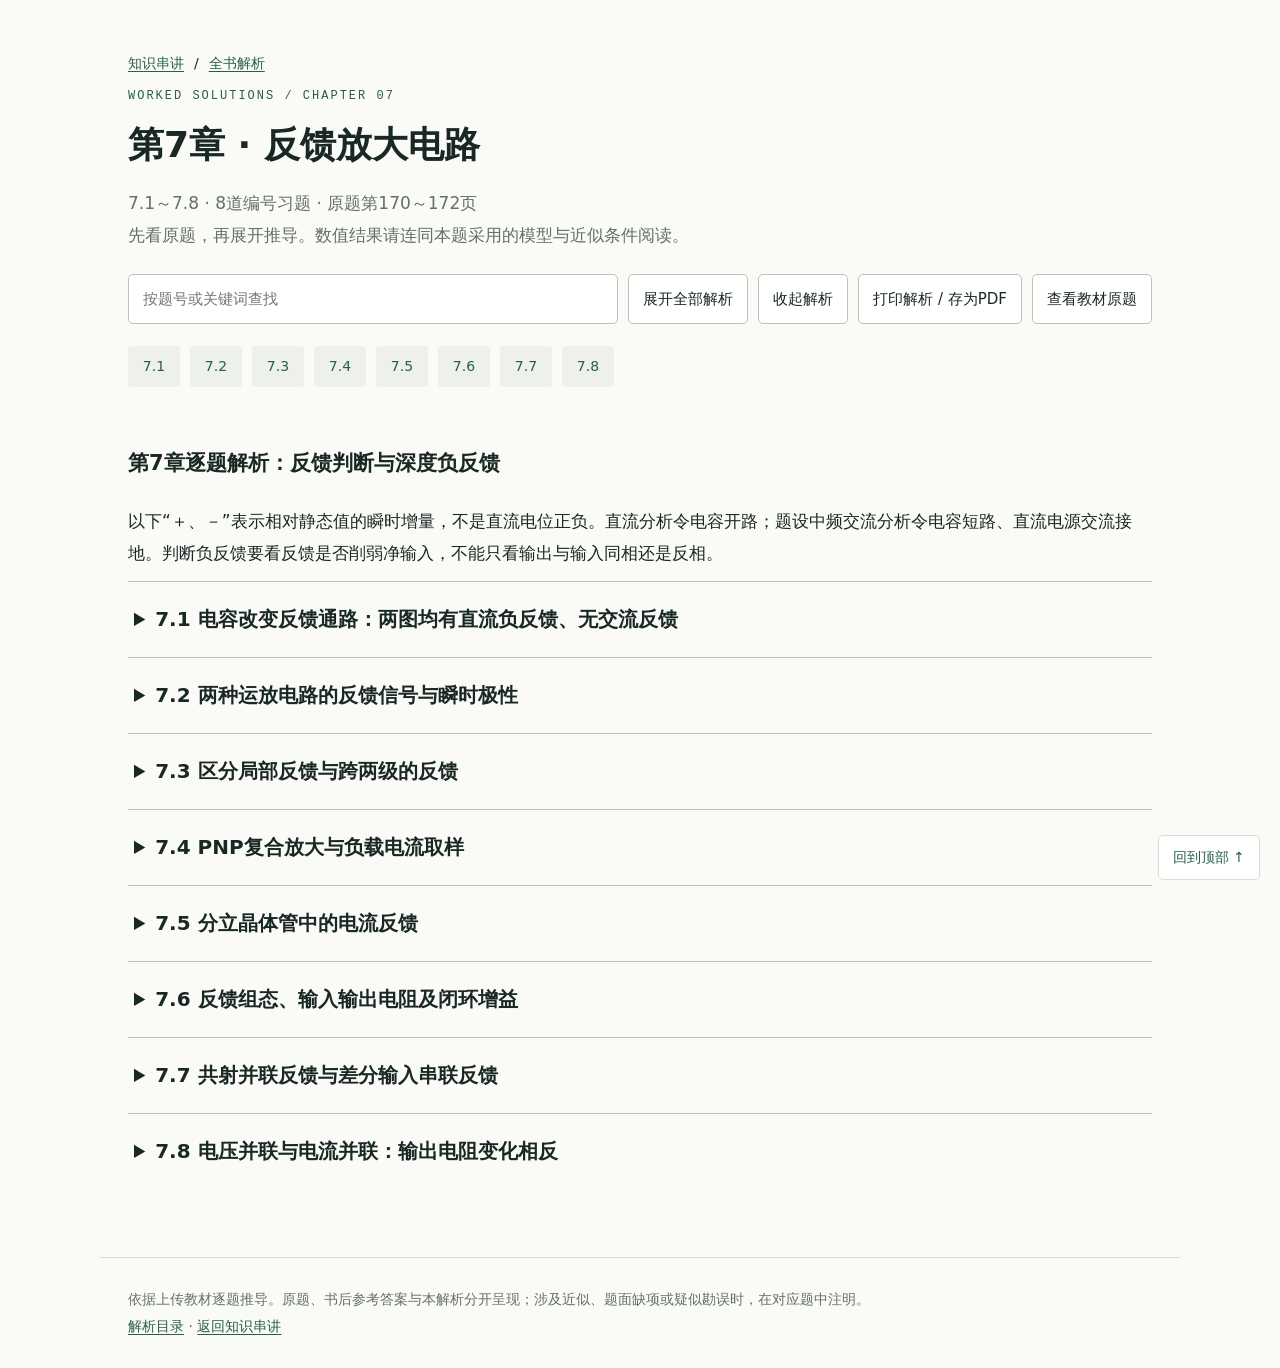
<file: solutions-7.html>
<!doctype html><html lang="zh-CN"><head><meta charset="UTF-8"><meta name="viewport" content="width=device-width,initial-scale=1"><title>第7章习题解析 · 模电学习手册</title><link rel="stylesheet" href="solutions.css"><script defer src="solutions.js"></script></head><body id="top"><header><div class="crumbs"><a href="index.html">知识串讲</a><span>/</span><a href="solutions.html">全书解析</a></div><p class="eyebrow">WORKED SOLUTIONS / CHAPTER 07</p><h1>第7章 · 反馈放大电路</h1><p class="intro">7.1～7.8 · 8道编号习题 · 原题第170～172页<br>先看原题，再展开推导。数值结果请连同本题采用的模型与近似条件阅读。</p><div class="actions"><input type="search" data-search aria-label="查找解析" placeholder="按题号或关键词查找"><button data-expand>展开全部解析</button><button data-collapse>收起解析</button><button data-print>打印解析 / 存为PDF</button><button class="original-trigger" data-original>查看教材原题</button></div><nav class="question-nav" aria-label="本章题号"><a href="#solution-7-1">7.1</a><a href="#solution-7-2">7.2</a><a href="#solution-7-3">7.3</a><a href="#solution-7-4">7.4</a><a href="#solution-7-5">7.5</a><a href="#solution-7-6">7.6</a><a href="#solution-7-7">7.7</a><a href="#solution-7-8">7.8</a></nav></header><main><p id="nothing" hidden>没有匹配的解析，请换一个题号或关键词。</p><section data-solution-chapter="7">
<h3>第7章逐题解析：反馈判断与深度负反馈</h3>
<p>以下“＋、－”表示相对静态值的瞬时增量，不是直流电位正负。直流分析令电容开路；题设中频交流分析令电容短路、直流电源交流接地。判断负反馈要看反馈是否削弱净输入，不能只看输出与输入同相还是反相。</p>

<details class="solution" id="solution-7-1"><summary>7.1 电容改变反馈通路：两图均有直流负反馈、无交流反馈</summary><div>
<p><a href="pages/p170.jpg" target="_blank" rel="noopener">原题与图7.1：教材170页</a></p>
<details class="question-original"><summary>展开原题与电路图</summary><p class="muted">以下为原题所在整页，包含同页其他题；在图框内滚动查看，点击可放大。</p><div class="question-page-scroll" tabindex="0" role="region" aria-label="原题图页，可滚动"><figure><a href="pages/p170.jpg" aria-label="放大教材第170页"><img src="pages/p170.jpg" loading="lazy" decoding="async" alt="教材第170页：本题原题与电路图所在页，含同页其他题"></a><figcaption>教材第170页 · 点击放大</figcaption></figure></div></details><h4>图(a)</h4><p>直流时C开路，输出经R₂、R₁分压返回反相端：u<sub>f</sub>=u<sub>−</sub>=R₁u<sub>o</sub>/(R₁+R₂)。假设输出电位升高，反相端电位随之升高，净输入u<sub>+</sub>−u<sub>−</sub>减小，抑制原来的输出升高，所以是<strong>直流负反馈</strong>。</p>
<p>交流时C把反相端直接接到交流地，u<sub>−</sub>=0；输出虽经R₂流过电流，但不能在反相端产生反馈电压。因此<strong>没有交流反馈</strong>。此时R₂相当于交流输出负载的一部分，不能仅凭“输出还连着电阻”就判定存在反馈。</p>
<h4>图(b)</h4><p>直流时C开路，输出通过R₃、R₂串联返回反相输入节点。若输入为正增量，运放输出趋向负增量，返回反相端的电流削弱原来的输入电流，因此是<strong>直流负反馈</strong>。在线性理想模型下直流闭环增益为−(R₂+R₃)/R₁。</p>
<p>交流时C把R₂、R₃的中点短接到地：R₃变成输出对地电阻，R₂变成反相端对地电阻，输出变化被交流地隔断，故<strong>没有交流反馈</strong>。没有交流负反馈时，不能再用“虚短”求交流线性增益。</p>
</div></details>

<details class="solution" id="solution-7-2"><summary>7.2 两种运放电路的反馈信号与瞬时极性</summary><div>
<p><a href="pages/p170.jpg" target="_blank" rel="noopener">原题与图7.2：教材170页</a></p>
<details class="question-original"><summary>展开原题与电路图</summary><p class="muted">以下为原题所在整页，包含同页其他题；在图框内滚动查看，点击可放大。</p><div class="question-page-scroll" tabindex="0" role="region" aria-label="原题图页，可滚动"><figure><a href="pages/p170.jpg" aria-label="放大教材第170页"><img src="pages/p170.jpg" loading="lazy" decoding="async" alt="教材第170页：本题原题与电路图所在页，含同页其他题"></a><figcaption>教材第170页 · 点击放大</figcaption></figure></div></details><h4>图(a)</h4><p>交流时输入耦合电容短路。标记同相端u<sub>+</sub>为“＋”→输出u<sub>o</sub>为“＋”→经R₃、R₁分压的反相端为“＋”。反馈使净输入u<sub>d</sub>=u<sub>i</sub>−u<sub>f</sub>变小，是<strong>负反馈</strong>，反馈信号是电压：</p>
<div class="formula">u<sub>f</sub>=R₁u<sub>o</sub>/(R₁+R₃)，A<sub>uf</sub>≈1+R₃/R₁。</div><p>R₂提供同相端直流通路；它不是从输出返回的反馈元件。</p>
<h4>图(b)</h4><p>交流时电容短接R₂，输出直接接反相端。u<sub>i</sub>“＋”→u<sub>o</sub>“＋”→u<sub>−</sub>“＋”，仍削弱净输入，故为<strong>负反馈</strong>。此时u<sub>f</sub>=u<sub>o</sub>，反馈系数为1，理想交流增益约为1，是电压跟随关系。直流时C开路，仍有R₂、R₁构成的负反馈，直流增益约1+R₂/R₁。</p>
</div></details>

<details class="solution" id="solution-7-3"><summary>7.3 区分局部反馈与跨两级的反馈</summary><div>
<p><a href="pages/p170.jpg" target="_blank" rel="noopener">题干：170页</a> · <a href="pages/p171.jpg" target="_blank" rel="noopener">图7.3：171页</a></p>
<details class="question-original"><summary>展开原题与电路图</summary><p class="muted">以下为原题所在整页，包含同页其他题；在图框内滚动查看，点击可放大。</p><div class="question-page-scroll" tabindex="0" role="region" aria-label="原题图页，可滚动"><figure><a href="pages/p170.jpg" aria-label="放大教材第170页"><img src="pages/p170.jpg" loading="lazy" decoding="async" alt="教材第170页：本题原题与电路图所在页，含同页其他题"></a><figcaption>教材第170页 · 点击放大</figcaption></figure><figure><a href="pages/p171.jpg" aria-label="放大教材第171页"><img src="pages/p171.jpg" loading="lazy" decoding="async" alt="教材第171页：本题原题与电路图所在页，含同页其他题"></a><figcaption>教材第171页 · 点击放大</figcaption></figure></div></details><h4>图(a)：级间电流并联负反馈</h4><p>A₂的R₃从输出接回反相端，构成A₂本级的电压并联负反馈。跨两级的通路则通过负载R<sub>L</sub>返回A₁同相输入节点。设该节点为x，A₁输出为v₁，A₂输出为v₂，题图负载电流i<sub>o</sub>方向自上向下。</p>
<p>瞬时极性沿前向通路为：x“＋”→v₁“＋”→v₂“－”。v₂降低会增大从x经R<sub>L</sub>向下流出的电流，把输入节点电流分流走，减小净输入，所以是负反馈。标反馈电流i<sub>f</sub>沿<strong>x→R<sub>L</sub>→A₂输出</strong>，则i<sub>f</sub>=i<sub>o</sub>，输入节点满足i<sub>净</sub>=i<sub>i</sub>−i<sub>f</sub>。</p>
<p>反馈采样的是负载电流，输入端以电流相减，故为<strong>电流并联负反馈</strong>。作检验：深反馈时x≈0，i<sub>o</sub>≈u<sub>i</sub>/R₁；输出电流主要由输入和R₁决定，而不是由R<sub>L</sub>决定。</p>
<h4>图(b)：级间电压串联负反馈</h4><p>A₂通过R₄构成本级反相负反馈。跨级反馈由输出经R₂、R₁分压返回A₁的同相端，u<sub>f</sub>=R₁u<sub>o</sub>/(R₁+R₂)。瞬时极性为：输入u<sub>i</sub>“＋”（接A₁负端）→A₁输出“－”→A₂输出“＋”→A₁正端反馈电压“＋”。反馈抵消了输入造成的负向差模电压，是<strong>电压串联负反馈</strong>。深反馈时u<sub>f</sub>≈u<sub>i</sub>，总增益约1+R₂/R₁。</p>
</div></details>

<details class="solution" id="solution-7-4"><summary>7.4 PNP复合放大与负载电流取样</summary><div>
<p><a href="pages/p170.jpg" target="_blank" rel="noopener">题干：170页</a> · <a href="pages/p171.jpg" target="_blank" rel="noopener">图7.4：171页</a></p>
<details class="question-original"><summary>展开原题与电路图</summary><p class="muted">以下为原题所在整页，包含同页其他题；在图框内滚动查看，点击可放大。</p><div class="question-page-scroll" tabindex="0" role="region" aria-label="原题图页，可滚动"><figure><a href="pages/p170.jpg" aria-label="放大教材第170页"><img src="pages/p170.jpg" loading="lazy" decoding="async" alt="教材第170页：本题原题与电路图所在页，含同页其他题"></a><figcaption>教材第170页 · 点击放大</figcaption></figure><figure><a href="pages/p171.jpg" aria-label="放大教材第171页"><img src="pages/p171.jpg" loading="lazy" decoding="async" alt="教材第171页：本题原题与电路图所在页，含同页其他题"></a><figcaption>教材第171页 · 点击放大</figcaption></figure></div></details><h4>图(a)：电压串联负反馈</h4><p>运放输出驱动PNP管基极，输出取PNP集电极。标u<sub>i</sub>“＋”→运放输出/管基极“－”→PNP集电极u<sub>o</sub>“＋”→运放同相端“＋”。同相端的返回增量抵消输入在反相端造成的差值，故为负反馈。</p><div class="formula">x<sub>f</sub>=u<sub>f</sub>=R₁u<sub>o</sub>/(R₁+R₂)。</div><p>输出电压分压取样，输入以两端电压作差，故是<strong>级间电压串联负反馈</strong>。R₃处在PNP发射极通路，还起到局部稳定电流的作用；题目要求的跨级组态由R₂、R₁通路判断。</p>
<h4>图(b)：电流串联负反馈</h4><p>R₂和R₅分别构成两只运放本级的反相负反馈。跨级反馈来自负载R<sub>L</sub>下端的R₆：负载电流i<sub>o</sub>向下流过R₆，产生u<sub>f</sub>≈i<sub>o</sub>R₆，返回A₁同相端；理想运放输入不分流。</p><p>瞬时极性为：u<sub>i</sub>“＋”→A₁输出“－”→A₂输出“＋”→i<sub>o</sub>增加→R₆上端“＋”→A₁同相端“＋”，抵消原来的输入作用。反馈检测输出电流，且以电压形式串联比较，故为<strong>级间电流串联负反馈</strong>，x<sub>f</sub>=u<sub>f</sub>≈i<sub>o</sub>R₆。这里的u<sub>o</sub>是R<sub>L</sub>两端电压，不是A₂输出端相对地的电压，二者相差R₆上的电压。</p>
</div></details>

<details class="solution" id="solution-7-5"><summary>7.5 分立晶体管中的电流反馈</summary><div>
<p><a href="pages/p170.jpg" target="_blank" rel="noopener">题干：170页</a> · <a href="pages/p171.jpg" target="_blank" rel="noopener">图7.5：171页</a></p>
<details class="question-original"><summary>展开原题与电路图</summary><p class="muted">以下为原题所在整页，包含同页其他题；在图框内滚动查看，点击可放大。</p><div class="question-page-scroll" tabindex="0" role="region" aria-label="原题图页，可滚动"><figure><a href="pages/p170.jpg" aria-label="放大教材第170页"><img src="pages/p170.jpg" loading="lazy" decoding="async" alt="教材第170页：本题原题与电路图所在页，含同页其他题"></a><figcaption>教材第170页 · 点击放大</figcaption></figure><figure><a href="pages/p171.jpg" aria-label="放大教材第171页"><img src="pages/p171.jpg" loading="lazy" decoding="async" alt="教材第171页：本题原题与电路图所在页，含同页其他题"></a><figcaption>教材第171页 · 点击放大</figcaption></figure></div></details><h4>图(a)：电流并联负反馈</h4><p>T₁为共基输入，输入加在发射极，T₂为射极输出。u<sub>i</sub>“＋”→T₁集电极/T₂基极“＋”→T₂发射极输出“＋”。T₂电流增大使R₂上的压降增大，因而T₂集电极为“－”。该负增量通过R₁返回输入节点。</p><p>把反馈电流i<sub>f</sub>画为<strong>输入节点→R₁→T₂集电极</strong>，则i<sub>f</sub>=(v<sub>e1</sub>−v<sub>c2</sub>)/R₁；v<sub>c2</sub>降低时，分流增大，净输入电流减小，所以是负反馈。R₂通过T₂集电极电流取得反馈信息，输入端又作电流叠加，故为<strong>级间电流并联负反馈</strong>，反馈量x<sub>f</sub>=i<sub>f</sub>。不要因为负载接在发射极、反馈接在集电极，就把这一通路误看成直接输出电压分压。</p>
<h4>图(b)：交流级间电流串联负反馈</h4><p>中频时C₂把R₃、R₇的连接点接到交流地，切断了这一路的交流反馈；C₃旁路T₂射极电阻R₆。仍起作用的跨级通路是<strong>T₃发射极→R₄→T₁发射极</strong>。</p><p>标T₁基极“＋”→T₁集电极/T₂基极“－”→T₂集电极/T₃基极“＋”→T₃集电极输出“－”；同时T₃发射极为“＋”，经R₄使T₁发射极也为“＋”，减小T₁的u<sub>be1</sub>，所以是负反馈。</p><p>在T₁发射极标反馈电压u<sub>f</sub>，参考方向为发射极对地。它由T₃发射极电流在R₉及反馈网络中引起，并不是直接取T₃集电极输出电压的分压，故为<strong>电流串联负反馈</strong>。若暂忽略T₁射极电流对反馈网络的加载，则u<sub>f</sub>≈[R₂/(R₂+R₄)]v<sub>e3</sub>；实际分析保留加载。</p><p>补充直流辨析：C₂开路后，R₇、R₃又构成从T₃集电极返回T₁基极的直流负反馈通路；这与题目通常考查的中频R₄通路应分开。T₁的R₂、T₂的R₆、T₃的R₉还分别参与局部直流稳定。</p>
</div></details>

<details class="solution" id="solution-7-6"><summary>7.6 反馈组态、输入输出电阻及闭环增益</summary><div>
<p><a href="pages/p171.jpg" target="_blank" rel="noopener">图7.6：171页</a> · <a href="pages/p172.jpg" target="_blank" rel="noopener">四个小问：172页</a></p>
<details class="question-original"><summary>展开原题与电路图</summary><p class="muted">以下为原题所在整页，包含同页其他题；在图框内滚动查看，点击可放大。</p><div class="question-page-scroll" tabindex="0" role="region" aria-label="原题图页，可滚动"><figure><a href="pages/p171.jpg" aria-label="放大教材第171页"><img src="pages/p171.jpg" loading="lazy" decoding="async" alt="教材第171页：本题原题与电路图所在页，含同页其他题"></a><figcaption>教材第171页 · 点击放大</figcaption></figure><figure><a href="pages/p172.jpg" aria-label="放大教材第172页"><img src="pages/p172.jpg" loading="lazy" decoding="async" alt="教材第172页：本题原题与电路图所在页，含同页其他题"></a><figcaption>教材第172页 · 点击放大</figcaption></figure></div></details><div class="solution-visual"><h4>看图分析</h4><figure class="solution-added-figure"><svg xmlns="http://www.w3.org/2000/svg" viewbox="0 0 800 500" role="img" aria-label="7.6(a) 解题图：输出分压反馈到运放反相端"><rect width="800" height="500" fill="white" stroke="none"></rect><g fill="none" stroke="#284f49" stroke-width="2" stroke-linecap="round" stroke-linejoin="round" font-family="Arial, Microsoft YaHei, sans-serif" font-size="17"><text x="35" y="35" font-size="17" fill="#173c36" stroke="none">7.6(a)：T在反馈环内，R3仅是负载</text><path d="M245 95L245 235L365 165Z" fill="white"></path><text x="255" y="132" font-size="22" fill="#173c36" stroke="none">+</text><text x="255" y="207" font-size="22" fill="#173c36" stroke="none">−</text><path d="M55 125L245 125"></path><text x="30" y="105" font-size="17" fill="#173c36" stroke="none">uᵢ</text><path d="M365 165L450 165"></path><path d="M490 140L490 190"></path><path d="M450 165L490 165"></path><path d="M490 150L520 120"></path><path d="M490 180L520 210"></path><path d="M511.50 207.04L520 210L517.04 201.50"></path><text x="525" y="173" font-size="17" fill="#173c36" stroke="none">T</text><path d="M520 120L520 65"></path><text x="490" y="45" font-size="17" fill="#173c36" stroke="none">+VCC</text><path d="M520 210 L520 275 L690 275" fill="none"></path><text x="700" y="281" font-size="17" fill="#173c36" stroke="none">uₒ</text><path d="M690 275L690 312.0"></path><rect x="681" y="312.0" width="18" height="46" fill="white"></rect><path d="M690 358.0L690 395"></path><text x="707" y="341.0" font-size="17" fill="#173c36" stroke="none">R3=1kΩ</text><path d="M690 395L690 405"></path><path d="M677 405L703 405"></path><path d="M682 411L698 411"></path><path d="M687 417L693 417"></path><path d="M215 275L342.5 275"></path><rect x="342.5" y="266" width="50" height="18" fill="white"></rect><path d="M392.5 275L520 275"></path><text x="347.5" y="257" font-size="17" fill="#173c36" stroke="none">R2=10kΩ</text><path d="M215 275 L215 205 L245 205" fill="none"></path><path d="M215 275L215 312.0"></path><rect x="206" y="312.0" width="18" height="46" fill="white"></rect><path d="M215 358.0L215 395"></path><text x="232" y="341.0" font-size="17" fill="#173c36" stroke="none">R1=1kΩ</text><path d="M215 395L215 405"></path><path d="M202 405L228 405"></path><path d="M207 411L223 411"></path><path d="M212 417L218 417"></path><circle cx="215" cy="275" r="3.5" fill="#284f49"></circle><circle cx="520" cy="275" r="3.5" fill="#284f49"></circle><text x="55" y="465" font-size="17" fill="#173c36" stroke="none">uₒ ↑ → uf ↑ → ud=uᵢ−uf ↓；Auf≈1+10/1=11</text></g></svg><figcaption>7.6(a) 解题图：输出分压反馈到运放反相端</figcaption></figure><p>上管T是射极跟随输出级，输出取在发射极；R2与R1对输出电压取样，分压点接反相端。运放与T在线性区、环路增益足够大时，uᵢ≈uf=uₒ/11，因此增益约11。运放供电引脚省略，R3不能误当反馈分压下臂。</p></div><div class="solution-visual"><h4>看图分析</h4><figure class="solution-added-figure"><svg xmlns="http://www.w3.org/2000/svg" viewbox="0 0 800 455" role="img" aria-label="7.6(b) 解题图：把朝左的A2先认成电压跟随器"><rect width="800" height="455" fill="white" stroke="none"></rect><g fill="none" stroke="#284f49" stroke-width="2" stroke-linecap="round" stroke-linejoin="round" font-family="Arial, Microsoft YaHei, sans-serif" font-size="17"><path d="M360 145L360 295L500 220Z" fill="white"></path><text x="370" y="187" font-size="22" fill="#173c36" stroke="none">−</text><text x="370" y="267" font-size="22" fill="#173c36" stroke="none">+</text><path d="M320 180L360 180"></path><path d="M320 260L360 260"></path><path d="M500 220L590 220"></path><text x="600" y="206" font-size="17" fill="#173c36" stroke="none">uₒ</text><path d="M220 180L245.0 180"></path><rect x="245.0" y="171" width="50" height="18" fill="white"></rect><path d="M295.0 180L320 180"></path><text x="250.0" y="162" font-size="17" fill="#173c36" stroke="none">R1</text><text x="205" y="160" font-size="17" fill="#173c36" stroke="none">uᵢ</text><path d="M320 260 L280 260" fill="none"></path><path d="M280 260L280 282.0"></path><rect x="271" y="282.0" width="18" height="46" fill="white"></rect><path d="M280 328.0L280 350"></path><text x="297" y="311.0" font-size="17" fill="#173c36" stroke="none">R2</text><path d="M280 350L280 360"></path><path d="M267 360L293 360"></path><path d="M272 366L288 366"></path><path d="M277 372L283 372"></path><text x="405" y="225" font-size="17" fill="#173c36" stroke="none">A1</text><path d="M560 220 L680 220" fill="none"></path><path d="M680 220L680 262.0"></path><rect x="671" y="262.0" width="18" height="46" fill="white"></rect><path d="M680 308.0L680 350"></path><text x="697" y="291.0" font-size="17" fill="#173c36" stroke="none">RL</text><path d="M680 350L680 360"></path><path d="M667 360L693 360"></path><path d="M672 366L688 366"></path><path d="M677 372L683 372"></path><path d="M560 220 L560 55" fill="none"></path><text x="580" y="80" font-size="17" fill="#173c36" stroke="none">A2输入=uₒ</text><path d="M320 180 L320 80" fill="none"></path><path d="M140 80L205.0 80"></path><rect x="205.0" y="71" width="50" height="18" fill="white"></rect><path d="M255.0 80L320 80"></path><text x="210.0" y="62" font-size="17" fill="#173c36" stroke="none">R3</text><path d="M140 80L140 110"></path><path d="M140 110L170 140L140 170L110 140Z" fill="white"></path><text x="132" y="131" font-size="18" fill="#173c36" stroke="none">+</text><text x="132" y="155" font-size="18" fill="#173c36" stroke="none">−</text><path d="M140 170L140 315"></path><path d="M140 315L140 325"></path><path d="M127 325L153 325"></path><path d="M132 331L148 331"></path><path d="M137 337L143 337"></path><text x="35" y="210" font-size="18" fill="#173c36" stroke="none">vf=uₒ</text><text x="35" y="240" font-size="16" fill="#173c36" stroke="none">A2跟随器等效</text><text x="35" y="425" font-size="17" fill="#173c36" stroke="none">在A1反相节点：uᵢ/R1 + vf/R3 ≈ 0</text></g></svg><figcaption>7.6(b) 解题图：把朝左的A2先认成电压跟随器</figcaption></figure><p>为避免原图中A2朝左造成误读，这里把理想电压跟随器等效成对地电压源vf=uₒ；右上端只表示它从uₒ取样，输入不取电流。A1的反相端通过R3接vf，形成电压并联负反馈；虚地下列KCL即得uₒ/uᵢ≈−R3/R1。图中的等效源受uₒ控制，不是独立电源。</p></div><h4>图(a)</h4><ol><li><strong>极性与反馈信号：</strong>u<sub>i</sub>“＋”→运放输出/T基极“＋”→射极u<sub>o</sub>“＋”→反相端u<sub>f</sub>“＋”，因此u<sub>d</sub>=u<sub>i</sub>−u<sub>f</sub>减小。u<sub>f</sub>=R₁u<sub>o</sub>/(R₁+R₂)。</li><li><strong>组态：</strong>输出电压取样，输入电压串联比较，是电压串联负反馈；射极输出管包含在环路内。</li><li><strong>电阻：</strong>串联混合使输入电阻增大，电压取样使输出电阻减小。R₃为输出负载，不是反馈分压的下臂。</li><li><strong>深反馈计算：</strong>u<sub>i</sub>≈u<sub>f</sub>，故A<sub>uf</sub>≈(R₁+R₂)/R₁=(1k+10k)/1k=<strong>11</strong>，同相。此结果要求运放与T均未进入输出限幅，且反馈环路有足够增益。</li></ol>
<h4>图(b)</h4><p>先认清朝左画的A₂：其输出在左侧，反相端与自身输出相连，同相端接u<sub>o</sub>，所以它是电压跟随器，左侧输出v<sub>f</sub>≈u<sub>o</sub>。</p><ol><li><strong>极性与反馈量：</strong>u<sub>i</sub>“＋”→A₁输出u<sub>o</sub>“－”→A₂输出v<sub>f</sub>“－”。反馈通过R₃从A₁反相输入节点吸走电流，抵消原输入；反馈信号为电流。若把从A₂输出流向求和节点定义为正，则i<sub>f,in</sub>=(v<sub>f</sub>−v<sub>−1</sub>)/R₃，为负增量。</li><li><strong>组态：</strong>电压并联负反馈。A₂自身另有局部电压串联负反馈。</li><li><strong>电阻：</strong>输入端并联混合使混合节点看入电阻减小，计入R₁后信号源所见输入电阻近似R₁；输出电阻减小。</li><li><strong>深反馈计算：</strong>A₁正端经R₂接地且不取电流，故v<sub>+</sub>=0、v<sub>−</sub>≈0。列输入节点KCL：u<sub>i</sub>/R₁+v<sub>f</sub>/R₃≈0，再用v<sub>f</sub>≈u<sub>o</sub>，得到<strong>A<sub>uf</sub>≈−R₃/R₁</strong>。题未给R₁、R₃数值，应保留此表达式。</li></ol>
</div></details>

<details class="solution" id="solution-7-7"><summary>7.7 共射并联反馈与差分输入串联反馈</summary><div>
<p><a href="pages/p172.jpg" target="_blank" rel="noopener">原题与图7.7：172页</a></p>
<details class="question-original"><summary>展开原题与电路图</summary><p class="muted">以下为原题所在整页，包含同页其他题；在图框内滚动查看，点击可放大。</p><div class="question-page-scroll" tabindex="0" role="region" aria-label="原题图页，可滚动"><figure><a href="pages/p172.jpg" aria-label="放大教材第172页"><img src="pages/p172.jpg" loading="lazy" decoding="async" alt="教材第172页：本题原题与电路图所在页，含同页其他题"></a><figcaption>教材第172页 · 点击放大</figcaption></figure></div></details><div class="solution-visual"><h4>看图分析</h4><figure class="solution-added-figure"><svg xmlns="http://www.w3.org/2000/svg" viewbox="0 0 800 505" role="img" aria-label="7.7(a) 解题图：反馈电流在基极节点分流"><rect width="800" height="505" fill="white" stroke="none"></rect><g fill="none" stroke="#284f49" stroke-width="2" stroke-linecap="round" stroke-linejoin="round" font-family="Arial, Microsoft YaHei, sans-serif" font-size="17"><text x="30" y="35" font-size="17" fill="#173c36" stroke="none">中频：C1、C2短路，VCC交流接地</text><path d="M40 200L117.5 200"></path><rect x="117.5" y="191" width="50" height="18" fill="white"></rect><path d="M167.5 200L245 200"></path><text x="122.5" y="182" font-size="17" fill="#173c36" stroke="none">Rs</text><text x="20" y="175" font-size="17" fill="#173c36" stroke="none">us</text><path d="M245 200L340 200"></path><text x="250" y="225" font-size="17" fill="#173c36" stroke="none">ui≈0</text><path d="M380 175L380 225"></path><path d="M340 200L380 200"></path><path d="M380 185L410 155"></path><path d="M380 215L410 245"></path><path d="M401.50 242.04L410 245L407.04 236.50"></path><text x="415" y="208" font-size="17" fill="#173c36" stroke="none">T</text><path d="M410 245L410 255"></path><path d="M397 255L423 255"></path><path d="M402 261L418 261"></path><path d="M407 267L413 267"></path><path d="M410 65L410 87.0"></path><rect x="401" y="87.0" width="18" height="46" fill="white"></rect><path d="M410 133.0L410 155"></path><text x="427" y="116.0" font-size="17" fill="#173c36" stroke="none">RC</text><path d="M410 43L410 53"></path><path d="M397 53L423 53"></path><path d="M402 59L418 59"></path><path d="M407 65L413 65"></path><path d="M410 43L410 65"></path><path d="M410 155 L650 155" fill="none"></path><path d="M650 155L650 209.5"></path><rect x="641" y="209.5" width="18" height="46" fill="white"></rect><path d="M650 255.5L650 310"></path><text x="667" y="238.5" font-size="17" fill="#173c36" stroke="none">RL</text><path d="M650 310L650 320"></path><path d="M637 320L663 320"></path><path d="M642 326L658 326"></path><path d="M647 332L653 332"></path><text x="670" y="161" font-size="17" fill="#173c36" stroke="none">uo</text><path d="M275 200 L275 370" fill="none"></path><path d="M275 370L377.5 370"></path><rect x="377.5" y="361" width="50" height="18" fill="white"></rect><path d="M427.5 370L530 370"></path><text x="382.5" y="352" font-size="17" fill="#173c36" stroke="none">Rf</text><path d="M530 370 L530 155" fill="none"></path><circle cx="275" cy="200" r="3.5" fill="#284f49"></circle><circle cx="530" cy="155" r="3.5" fill="#284f49"></circle><path d="M305 400L360 400"></path><path d="M351.90 403.91L360 400L351.90 396.09"></path><text x="305" y="428" font-size="17" fill="#173c36" stroke="none">if</text><text x="35" y="470" font-size="17" fill="#173c36" stroke="none">(us−ui)/Rs ≈ (ui−uo)/Rf；因此 uo/us≈−Rf/Rs</text></g></svg><figcaption>7.7(a) 解题图：反馈电流在基极节点分流</figcaption></figure><p>图中电容按中频短路，直流电源只对交流等效接地。Rf连接集电极输出与基极求和节点，箭头if取基极流向集电极为正；输入升高引起uo降低，会使分流if增大。深反馈时ui≈0，得到的是uo/us而不是uo/ui。</p></div><h4>图(a)</h4><ol><li><strong>极性和反馈量：</strong>基极输入“＋”→共射集电极输出“－”。R<sub>f</sub>把输出变化返回基极。取反馈电流从基极节点经R<sub>f</sub>流向集电极为正：i<sub>f</sub>=(u<sub>i</sub>−u<sub>o</sub>)/R<sub>f</sub>；输出降低使该分流增大，净基极电流减小，故为负反馈。</li><li><strong>组态：</strong>电压并联负反馈。直流时反馈电阻仍相连，也能稳定静态工作点；此处计算中频交流。</li><li><strong>电阻：</strong>反馈放大器输入电阻减小，输出电阻减小。信号源内阻R<sub>s</sub>不属于反馈放大器自身的输入电阻。</li><li><strong>深反馈计算：</strong>求和节点交流电压u<sub>i</sub>≈0，基极净输入电流可忽略，故(u<sub>s</sub>−u<sub>i</sub>)/R<sub>s</sub>≈(u<sub>i</sub>−u<sub>o</sub>)/R<sub>f</sub>。于是<strong>A<sub>usf</sub>=u<sub>o</sub>/u<sub>s</sub>≈−R<sub>f</sub>/R<sub>s</sub></strong>。注意题图把u<sub>i</sub>标在R<sub>s</sub>之后；这个比值不是u<sub>o</sub>/u<sub>i</sub>。</li></ol>
<h4>图(b)</h4><ol><li><strong>极性和反馈量：</strong>T₁基极“＋”→T₁集电极/T₃基极“－”→PNP管T₃集电极输出“＋”→T₂基极反馈“＋”。T₂基极升高会减小T₁、T₂的差模输入，形成负反馈。x<sub>f</sub>=u<sub>f</sub>为T₂基极对交流地电压。</li><li><strong>组态：</strong>电压串联负反馈。±12V电源在交流等效中均接地，R<sub>b2</sub>是反馈分压下臂。</li><li><strong>电阻：</strong>输入电阻增大，输出电阻减小。</li><li><strong>深反馈计算：</strong>忽略两输入基极电流造成的电阻压降，T₁基极电压≈u<sub>i</sub>，T₂基极u<sub>f</sub>≈u<sub>o</sub>R<sub>b2</sub>/(R<sub>b2</sub>+R<sub>f</sub>)。差模净输入近似零，因此<strong>A<sub>uf</sub>≈1+R<sub>f</sub>/R<sub>b2</sub></strong>，同相。若基极电流与R<sub>b1</sub>压降不可忽略，应回到小信号模型，不能把该近似当精确恒等式。</li></ol>
</div></details>

<details class="solution" id="solution-7-8"><summary>7.8 电压并联与电流并联：输出电阻变化相反</summary><div>
<p><a href="pages/p172.jpg" target="_blank" rel="noopener">原题与图7.8：172页</a></p>
<details class="question-original"><summary>展开原题与电路图</summary><p class="muted">以下为原题所在整页，包含同页其他题；在图框内滚动查看，点击可放大。</p><div class="question-page-scroll" tabindex="0" role="region" aria-label="原题图页，可滚动"><figure><a href="pages/p172.jpg" aria-label="放大教材第172页"><img src="pages/p172.jpg" loading="lazy" decoding="async" alt="教材第172页：本题原题与电路图所在页，含同页其他题"></a><figcaption>教材第172页 · 点击放大</figcaption></figure></div></details><div class="solution-visual"><h4>看图分析</h4><figure class="solution-added-figure"><svg xmlns="http://www.w3.org/2000/svg" viewbox="0 0 800 440" role="img" aria-label="7.8(b) 解题图：采样射极电流，不能当输出电压分压"><rect width="800" height="440" fill="white" stroke="none"></rect><g fill="none" stroke="#284f49" stroke-width="2" stroke-linecap="round" stroke-linejoin="round" font-family="Arial, Microsoft YaHei, sans-serif" font-size="17"><text x="30" y="35" font-size="17" fill="#173c36" stroke="none">7.8(b)：仅展开反馈与T2射极的电流关系</text><path d="M50 135L220 135"></path><path d="M75 110L155 110"></path><path d="M146.90 113.91L155 110L146.90 106.09"></path><text x="80" y="90" font-size="17" fill="#173c36" stroke="none">ii</text><circle cx="220" cy="135" r="3.5" fill="#284f49"></circle><text x="165" y="170" font-size="17" fill="#173c36" stroke="none">vb1≈0</text><path d="M220 135L320.0 135"></path><rect x="320.0" y="126" width="50" height="18" fill="white"></rect><path d="M370.0 135L470 135"></path><text x="325.0" y="117" font-size="17" fill="#173c36" stroke="none">Rf</text><circle cx="470" cy="135" r="3.5" fill="#284f49"></circle><text x="490" y="120" font-size="17" fill="#173c36" stroke="none">ve2</text><path d="M470 135L470 194.5"></path><rect x="461" y="194.5" width="18" height="46" fill="white"></rect><path d="M470 240.5L470 300"></path><text x="487" y="223.5" font-size="17" fill="#173c36" stroke="none">Re2</text><path d="M470 300L470 310"></path><path d="M457 310L483 310"></path><path d="M462 316L478 316"></path><path d="M467 322L473 322"></path><path d="M470 135L470 65"></path><path d="M470 65L470 100"></path><path d="M466.09 91.90L470 100L473.91 91.90"></path><text x="500" y="80" font-size="17" fill="#173c36" stroke="none">ie2（向下为正）</text><path d="M280 110L360 110"></path><path d="M351.90 113.91L360 110L351.90 106.09"></path><text x="295" y="90" font-size="17" fill="#173c36" stroke="none">if</text><text x="45" y="370" font-size="17" fill="#173c36" stroke="none">ve2≈−iiRf；ie2=ve2/Re2 + ve2/Rf</text><text x="45" y="405" font-size="17" fill="#173c36" stroke="none">io取向外提供为正：io≈−ie2≈ii(1+Rf/Re2)</text></g></svg><figcaption>7.8(b) 解题图：采样射极电流，不能当输出电压分压</figcaption></figure><p>这是原电路反馈支路的局部交流等效图，主放大链T1→T2及集电极负载暂不画出。深反馈使T1基极增量近似0，输入电流主要经Rf流到T2射极；该节点电流同时通过Re2和Rf分流。忽略T2基极电流、取输出向外提供为正，才得到Aif≈1+Rf/Re2；不要漏掉Rf分支的电流。</p></div><h4>图(a)</h4><ol><li><strong>极性和反馈量：</strong>T₁基极“＋”→T₁集电极/T₂基极“－”→T₂射极输出“－”。R₄使从输入节点流向输出的分流电流增加，削弱净基极输入。标i<sub>f</sub>方向为T₁基极→R₄→u<sub>o</sub>，i<sub>f</sub>=(v<sub>b1</sub>−u<sub>o</sub>)/R₄。</li><li><strong>组态：</strong>电压并联负反馈；R₃同时引入T₁局部射极负反馈。</li><li><strong>电阻：</strong>混合节点看入电阻减小，计入串联输入电阻R₁后整体输入电阻约R₁；输出电阻减小。</li><li><strong>深反馈计算：</strong>令净输入很小，v<sub>b1</sub>≈0、基极电流可忽略。输入节点KCL为u<sub>i</sub>/R₁≈−u<sub>o</sub>/R₄，故<strong>A<sub>uf</sub>≈−R₄/R₁</strong>。R₃影响达到深反馈的开环增益和适用范围，不能据此说R₃“没有作用”。</li></ol>
<h4>图(b)</h4><ol><li><strong>极性和反馈量：</strong>T₁基极“＋”→T₁集电极/T₂基极“－”→T₂集电极u<sub>o</sub>“＋”；T₂发射极则为“－”。这个负增量经R<sub>f</sub>返回T₁基极，使净输入电流减小。标反馈电流i<sub>f</sub>从T₁基极流向T₂发射极，i<sub>f</sub>=(v<sub>b1</sub>−v<sub>e2</sub>)/R<sub>f</sub>。</li><li><strong>组态：</strong>在T₂射极电阻处检测输出级电流，以电流返回输入求和节点，是<strong>电流并联负反馈</strong>，不是电压并联负反馈。</li><li><strong>电阻：</strong>输入电阻减小，输出电阻增大；“电流反馈使输出更接近恒流源”可帮助记忆。</li><li><strong>深反馈计算：</strong>令v<sub>b1</sub>≈0，输入电流i<sub>i</sub>≈i<sub>f</sub>，则v<sub>e2</sub>≈−i<sub>i</sub>R<sub>f</sub>。T₂射极电流增量为i<sub>e2</sub>≈v<sub>e2</sub>/R<sub>e2</sub>+v<sub>e2</sub>/R<sub>f</sub>=−i<sub>i</sub>(1+R<sub>f</sub>/R<sub>e2</sub>)。忽略基极电流，取输出向外提供的电流i<sub>o</sub>≈−i<sub>c2</sub>≈−i<sub>e2</sub>，得到<strong>A<sub>if</sub>=i<sub>o</sub>/i<sub>i</sub>≈1+R<sub>f</sub>/R<sub>e2</sub></strong>。</li></ol>
<p>若把输出电流改定义为向下流入T₂集电极，增益应带负号；必须先说明参考方向。若还要求有源内阻R<sub>s</sub>时的电压增益，令R′<sub>C2</sub>=R<sub>C2</sub>∥R<sub>L</sub>（空载时R′<sub>C2</sub>=R<sub>C2</sub>），则u<sub>o</sub>/u<sub>s</sub>≈(1+R<sub>f</sub>/R<sub>e2</sub>)R′<sub>C2</sub>/R<sub>s</sub>。这是把电流增益进一步换算为电压增益，不能把二者直接混用。</p>
</div></details>
</section>

</main><footer>依据上传教材逐题推导。原题、书后参考答案与本解析分开呈现；涉及近似、题面缺项或疑似勘误时，在对应题中注明。<br><a href="solutions.html">解析目录</a> · <a href="index.html">返回知识串讲</a></footer><dialog id="original-dialog" aria-label="教材原题"><div class="original-tools"><button data-prev type="button">上一页</button><select aria-label="选择教材原题页"><option value="170">教材第170页</option><option value="171">教材第171页</option><option value="172">教材第172页</option></select><button data-next type="button">下一页</button><a class="full-original" href="pages/p170.jpg" target="_blank" rel="noopener">打开高清页 ↗</a><button type="button" class="close">关闭原题</button></div><p class="original-status" aria-live="polite"></p><img class="original-image" alt="教材原题" decoding="async"></dialog><a class="page-top" href="#top">回到顶部 ↑</a></body></html>
</file>
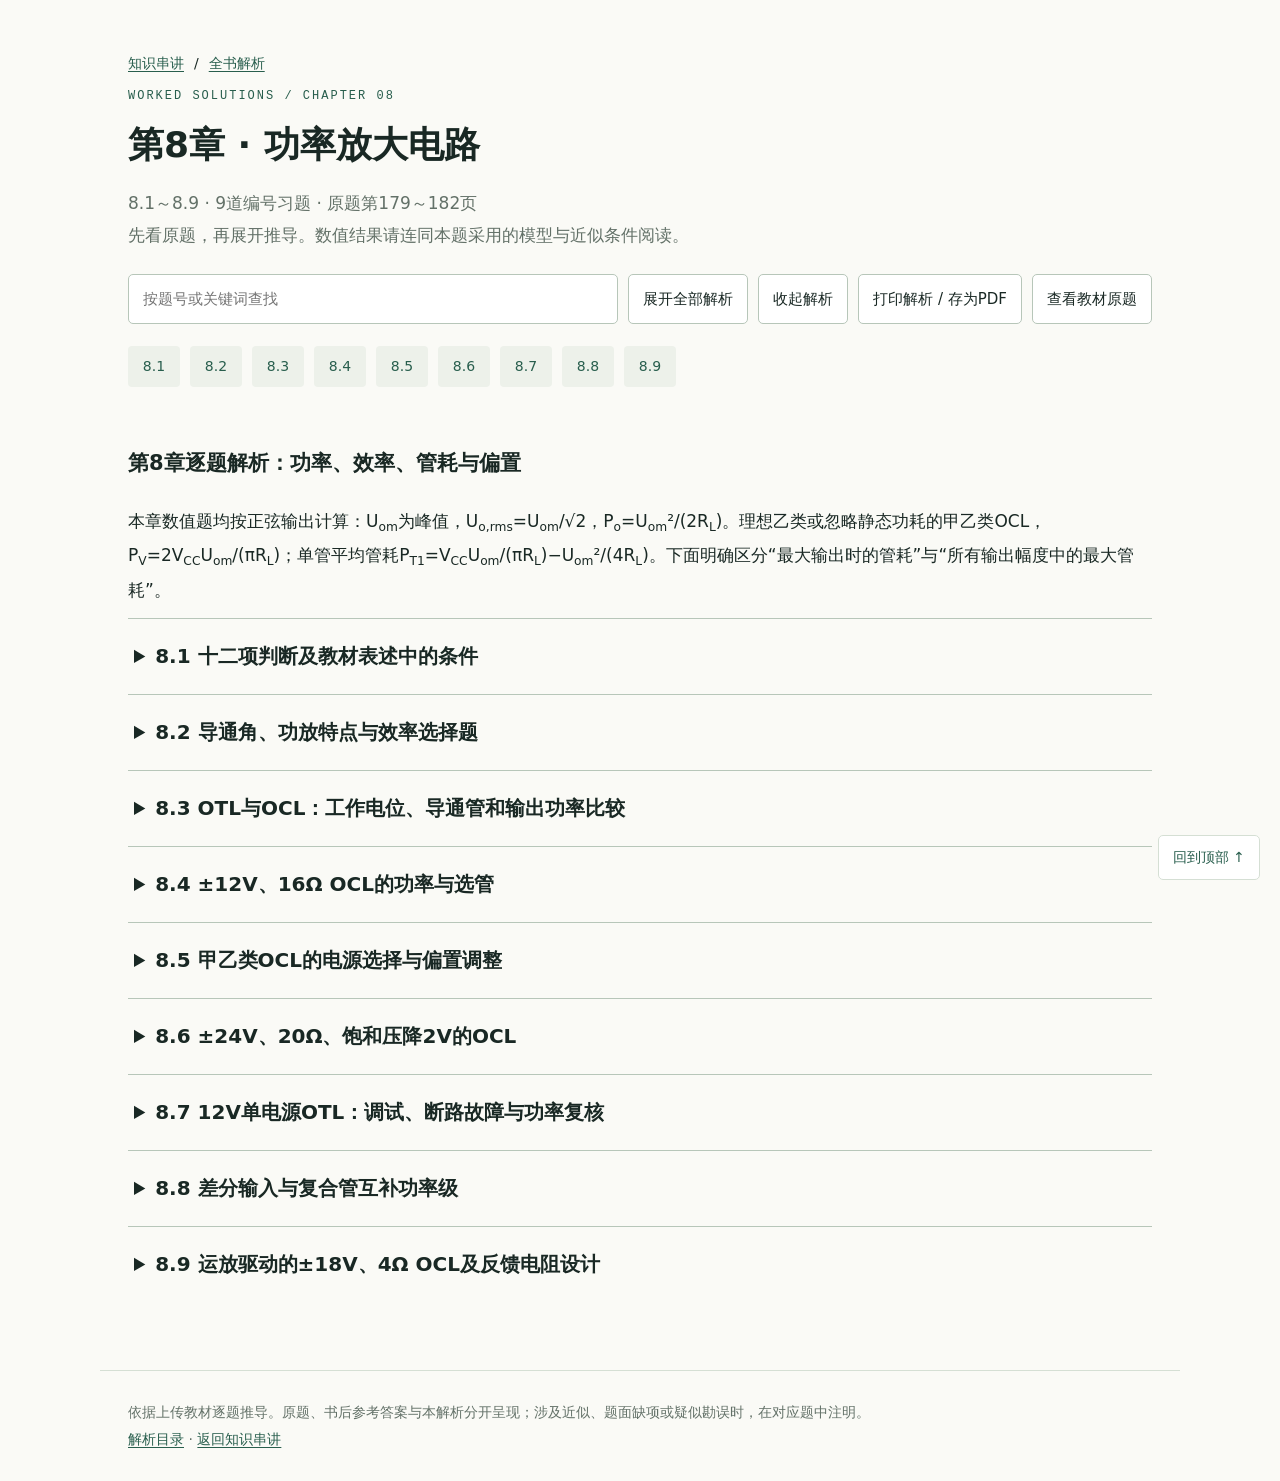
<file: solutions-8.html>
<!doctype html><html lang="zh-CN"><head><meta charset="UTF-8"><meta name="viewport" content="width=device-width,initial-scale=1"><title>第8章习题解析 · 模电学习手册</title><link rel="stylesheet" href="solutions.css"><script defer src="solutions.js"></script></head><body id="top"><header><div class="crumbs"><a href="index.html">知识串讲</a><span>/</span><a href="solutions.html">全书解析</a></div><p class="eyebrow">WORKED SOLUTIONS / CHAPTER 08</p><h1>第8章 · 功率放大电路</h1><p class="intro">8.1～8.9 · 9道编号习题 · 原题第179～182页<br>先看原题，再展开推导。数值结果请连同本题采用的模型与近似条件阅读。</p><div class="actions"><input type="search" data-search aria-label="查找解析" placeholder="按题号或关键词查找"><button data-expand>展开全部解析</button><button data-collapse>收起解析</button><button data-print>打印解析 / 存为PDF</button><button class="original-trigger" data-original>查看教材原题</button></div><nav class="question-nav" aria-label="本章题号"><a href="#solution-8-1">8.1</a><a href="#solution-8-2">8.2</a><a href="#solution-8-3">8.3</a><a href="#solution-8-4">8.4</a><a href="#solution-8-5">8.5</a><a href="#solution-8-6">8.6</a><a href="#solution-8-7">8.7</a><a href="#solution-8-8">8.8</a><a href="#solution-8-9">8.9</a></nav></header><main><p id="nothing" hidden>没有匹配的解析，请换一个题号或关键词。</p><section data-solution-chapter="8">
<h3>第8章逐题解析：功率、效率、管耗与偏置</h3>
<p>本章数值题均按正弦输出计算：U<sub>om</sub>为峰值，U<sub>o,rms</sub>=U<sub>om</sub>/√2，P<sub>o</sub>=U<sub>om</sub>²/(2R<sub>L</sub>)。理想乙类或忽略静态功耗的甲乙类OCL，P<sub>V</sub>=2V<sub>CC</sub>U<sub>om</sub>/(πR<sub>L</sub>)；单管平均管耗P<sub>T1</sub>=V<sub>CC</sub>U<sub>om</sub>/(πR<sub>L</sub>)−U<sub>om</sub>²/(4R<sub>L</sub>)。下面明确区分“最大输出时的管耗”与“所有输出幅度中的最大管耗”。</p>

<details class="solution" id="solution-8-1"><summary>8.1 十二项判断及教材表述中的条件</summary><div>
<p><a href="pages/p179.jpg" target="_blank" rel="noopener">原题：179页</a></p>
<details class="question-original"><summary>展开原题与电路图</summary><p class="muted">以下为原题所在整页，包含同页其他题；在图框内滚动查看，点击可放大。</p><div class="question-page-scroll" tabindex="0" role="region" aria-label="原题图页，可滚动"><figure><a href="pages/p179.jpg" aria-label="放大教材第179页"><img src="pages/p179.jpg" loading="lazy" decoding="async" alt="教材第179页：本题原题与电路图所在页，含同页其他题"></a><figcaption>教材第179页 · 点击放大</figcaption></figure></div></details><ol>
<li><strong>×。</strong>功率放大级可以是射极跟随器，电压增益略小于1，但电流增益较大，仍能提供功率增益；不是所有功放都有电压放大作用。</li>
<li><strong>×。</strong>“电压放大”和“功率放大”强调的设计目标不同，不表示某电路只能放大一种量。负载功率同时取决于输出电压和电流。</li>
<li><strong>√（针对大信号功率计算）。</strong>晶体管在大范围内变化，小信号线性化不能覆盖整个周期，需使用分段导通模型或大信号特性。它仍可用于局部小扰动分析，但不能据此直接算最大输出功率。</li>
<li><strong>√（本章常规甲类电路）。</strong>无信号时无交流输出，直流电源仍提供静态功率；有信号后，一部分能量送往负载，晶体管平均管耗下降，因此静态管耗最大。</li>
<li><strong>√（理想乙类）。</strong>静态电流为零，P<sub>o</sub>=0时功率管电流近似零，管耗也近似零。甲乙类存在静态电流，不能套用此结论。</li>
<li><strong>√。</strong>功放主要研究P<sub>o</sub>、P<sub>V</sub>、管耗和效率，并同时检查失真与器件极限。</li>
<li><strong>×。</strong>乙类单管管耗随输出幅值呈开口向下的二次函数，最大值出现在U<sub>om</sub>=2V<sub>CC</sub>/π，而不是最大输出处。</li>
<li><strong>题干需补条件。</strong>严格定义是η=P<sub>o</sub>/P<sub>V</sub>，分子、分母必须来自同一个工作状态。只有讨论最大输出工作点的效率时，才能写η=P<sub>om</sub>/P<sub>V</sub>|<sub>Pom</sub>。书后将本项判√，可按这一限定理解；不能把任意状态的P<sub>V</sub>与最大P<sub>om</sub>混算。教材173页正文给出的也是“输出功率与电源供给功率之比”。</li>
<li><strong>√（实际电路）。</strong>真实功放有导通、驱动等损耗，转换效率小于100%。本章线性乙类的理想极限也只有π/4≈78.5%。</li>
<li><strong>√。</strong>应同时满足最大集电极电流I<sub>CM</sub>、耐压U<sub>(BR)CEO</sub>与允许耗散功率P<sub>CM</sub>；只查其中一项不够。</li>
<li><strong>不能脱离模型作一般判断。</strong>书后给×，作为对任意功放的无条件断言可以认为条件不足；但对本章固定V<sub>CC</sub>、R<sub>L</sub>、忽略静态功耗的乙类模型，η=πU<sub>om</sub>/(4V<sub>CC</sub>)随幅值单调增加，所以<strong>最大不失真正弦输出时确实达到该模型的最高效率</strong>。应保留这一数学结论，不应为了匹配“×”而反向解释公式。</li>
<li><strong>×。</strong>只给“单电源且电压相等”不足以比较最大输出功率，还需要负载阻值、耦合方式、静态点与允许摆幅。甲乙类区别首先决定导通角、静态损耗和效率，不自动决定谁的最大功率更小。</li>
</ol>
</div></details>

<details class="solution" id="solution-8-2"><summary>8.2 导通角、功放特点与效率选择题</summary><div>
<p><a href="pages/p179.jpg" target="_blank" rel="noopener">题目1～6：179页</a> · <a href="pages/p180.jpg" target="_blank" rel="noopener">续题6、7：180页</a></p>
<details class="question-original"><summary>展开原题与电路图</summary><p class="muted">以下为原题所在整页，包含同页其他题；在图框内滚动查看，点击可放大。</p><div class="question-page-scroll" tabindex="0" role="region" aria-label="原题图页，可滚动"><figure><a href="pages/p179.jpg" aria-label="放大教材第179页"><img src="pages/p179.jpg" loading="lazy" decoding="async" alt="教材第179页：本题原题与电路图所在页，含同页其他题"></a><figcaption>教材第179页 · 点击放大</figcaption></figure><figure><a href="pages/p180.jpg" aria-label="放大教材第180页"><img src="pages/p180.jpg" loading="lazy" decoding="async" alt="教材第180页：本题原题与电路图所在页，含同页其他题"></a><figcaption>教材第180页 · 点击放大</figcaption></figure></div></details><ol><li><strong>a，2π。</strong>甲类每只管在整个信号周期内导通。</li><li><strong>b，&gt;π。</strong>甲乙类每管导通角介于π与2π之间，两管在过零附近有一小段同时导通区。</li><li><strong>b，=π。</strong>理想乙类每只管负责半个周期。</li><li><strong>c，较大的输出功率。</strong>功放不一定有很高的电压增益；其目标是把足够功率送到负载。</li><li><strong>a，最大交流功率。</strong>负载上希望得到的是有效信号交流功率，常以最大不失真正弦输出功率衡量。</li><li><strong>c，输出功率/电源提供功率。</strong>分母不是信号输入功率，也不是功率管自身耗散功率。</li><li><strong>①a；②b；③c。</strong>同类比较条件下，甲类的静态损耗最大；给乙类引入小静态偏置、转为甲乙类，可减小或消除交越失真；三类中乙类导通角最小，为π。甲类本来就没有乙类过零死区，这里②按“对乙类交越失真的改进方式”选甲乙类。</li></ol>
</div></details>

<details class="solution" id="solution-8-3"><summary>8.3 OTL与OCL：工作电位、导通管和输出功率比较</summary><div>
<p><a href="pages/p180.jpg" target="_blank" rel="noopener">原题与图8.3：180页</a></p>
<details class="question-original"><summary>展开原题与电路图</summary><p class="muted">以下为原题所在整页，包含同页其他题；在图框内滚动查看，点击可放大。</p><div class="question-page-scroll" tabindex="0" role="region" aria-label="原题图页，可滚动"><figure><a href="pages/p180.jpg" aria-label="放大教材第180页"><img src="pages/p180.jpg" loading="lazy" decoding="async" alt="教材第180页：本题原题与电路图所在页，含同页其他题"></a><figcaption>教材第180页 · 点击放大</figcaption></figure></div></details><div class="solution-visual"><h4>看图分析</h4><figure class="solution-added-figure"><svg xmlns="http://www.w3.org/2000/svg" viewbox="0 0 800 430" role="img" aria-label="8.3 解题图：比较的是交流摆幅，不是只看电源标号"><rect width="800" height="430" fill="white" stroke="none"></rect><g fill="none" stroke="#284f49" stroke-width="2" stroke-linecap="round" stroke-linejoin="round" font-family="Arial, Microsoft YaHei, sans-serif" font-size="17"><text x="30" y="38" font-size="17" fill="#173c36" stroke="none">8.3(a) OTL：单电源，隔直输出</text><text x="425" y="38" font-size="17" fill="#173c36" stroke="none">8.3(b) OCL：双电源，直接输出</text><path d="M95 160L205 160"></path><circle cx="95" cy="160" r="3.5" fill="#284f49"></circle><path d="M205 160L250.0 160"></path><path d="M250.0 140L250.0 180"></path><path d="M260.0 140L260.0 180"></path><path d="M260.0 160L305 160"></path><text x="242.0" y="133" font-size="17" fill="#173c36" stroke="none">C</text><path d="M305 160L305 199.5"></path><rect x="296" y="199.5" width="18" height="46" fill="white"></rect><path d="M305 245.5L305 285"></path><text x="322" y="228.5" font-size="17" fill="#173c36" stroke="none">RL</text><path d="M305 285L305 295"></path><path d="M292 295L318 295"></path><path d="M297 301L313 301"></path><path d="M302 307L308 307"></path><text x="30" y="115" font-size="17" fill="#173c36" stroke="none">O点静态VCC/2</text><text x="260" y="115" font-size="17" fill="#173c36" stroke="none">负载端静态0</text><text x="30" y="340" font-size="17" fill="#173c36" stroke="none">最大交流峰值≈VCC/2−US</text><path d="M470 160L670 160"></path><circle cx="470" cy="160" r="3.5" fill="#284f49"></circle><path d="M670 160L670 199.5"></path><rect x="661" y="199.5" width="18" height="46" fill="white"></rect><path d="M670 245.5L670 285"></path><text x="687" y="228.5" font-size="17" fill="#173c36" stroke="none">RL</text><path d="M670 285L670 295"></path><path d="M657 295L683 295"></path><path d="M662 301L678 301"></path><path d="M667 307L673 307"></path><text x="435" y="115" font-size="17" fill="#173c36" stroke="none">O点及负载端静态0</text><text x="430" y="340" font-size="17" fill="#173c36" stroke="none">最大交流峰值≈VCC−US</text><text x="35" y="395" font-size="17" fill="#173c36" stroke="none">只画输出支路；O点由原图T1、T2的公共发射极驱动。</text></g></svg><figcaption>8.3 解题图：比较的是交流摆幅，不是只看电源标号</figcaption></figure><p>左图电容左端保留VCC/2直流电位，右端负载静态为0；右图无隔直电容，输出静态本身就是0。两图的正半周都由上管T1向负载送电。相同RL、忽略饱和压降时，OCL的最大峰值是OTL的两倍，所以最大功率是四倍；OCL的总电源跨度也为OTL的两倍。</p></div><ol><li><strong>(a)为OTL，(b)为OCL。</strong>(a)单电源，负载前有输出隔直电容C；(b)使用±V<sub>CC</sub>双电源，输出直接耦合到负载。</li><li><strong>OCL。</strong>对称OCL输出静态为0，故两管公共发射极电位为0；OTL公共发射极应偏置在V<sub>CC</sub>/2，电容将此直流分量隔开，使负载端直流为0。</li><li><strong>两图正半周均为上管T₁导通。</strong>正向输出需要由正电源经过NPN管T₁向负载提供电流；负半周由下管T₂承担。OTL的“正半周”指相对V<sub>CC</sub>/2静态点的正向交流变化。书后本小问写“OCL”与题目所问“晶体管”不符，应视为排印/答案错位，不能填进管号空格。</li><li><strong>OCL最大输出功率更大。</strong>令饱和压降幅值为U<sub>S</sub>，OTL峰值约V<sub>CC</sub>/2−U<sub>S</sub>，OCL峰值约V<sub>CC</sub>−U<sub>S</sub>。故P<sub>om,OTL</sub>≈(V<sub>CC</sub>/2−U<sub>S</sub>)²/(2R<sub>L</sub>)，P<sub>om,OCL</sub>≈(V<sub>CC</sub>−U<sub>S</sub>)²/(2R<sub>L</sub>)。忽略饱和压降时，后者是前者的4倍。这里“OCL的V<sub>CC</sub>”是每一侧电源幅值，因此它的总电源跨度也是OTL的两倍。</li></ol>
</div></details>

<details class="solution" id="solution-8-4"><summary>8.4 ±12V、16Ω OCL的功率与选管</summary><div>
<p><a href="pages/p180.jpg" target="_blank" rel="noopener">原题与图8.4：180页</a></p>
<details class="question-original"><summary>展开原题与电路图</summary><p class="muted">以下为原题所在整页，包含同页其他题；在图框内滚动查看，点击可放大。</p><div class="question-page-scroll" tabindex="0" role="region" aria-label="原题图页，可滚动"><figure><a href="pages/p180.jpg" aria-label="放大教材第180页"><img src="pages/p180.jpg" loading="lazy" decoding="async" alt="教材第180页：本题原题与电路图所在页，含同页其他题"></a><figcaption>教材第180页 · 点击放大</figcaption></figure></div></details><div class="solution-visual"><h4>看图分析</h4><figure class="solution-added-figure"><svg xmlns="http://www.w3.org/2000/svg" viewbox="0 0 800 465" role="img" aria-label="8.4 解题图：最大发热出现在中等输出幅度"><rect width="800" height="465" fill="white" stroke="none"></rect><g fill="none" stroke="#284f49" stroke-width="2" stroke-linecap="round" stroke-linejoin="round" font-family="Arial, Microsoft YaHei, sans-serif" font-size="17"><text x="45" y="30" font-size="17" fill="#173c36" stroke="none">8.4　每管平均耗散PT1（W）随输出峰值Uom（V）的变化</text><path d="M80 340L730 340"></path><path d="M721.90 343.91L730 340L721.90 336.09"></path><path d="M80 340L80 65"></path><path d="M83.91 73.10L80 65L76.09 73.10"></path><text x="700" y="380" font-size="17" fill="#173c36" stroke="none">Uom/V</text><text x="20" y="65" font-size="17" fill="#173c36" stroke="none">PT1/W</text><path d="M80.0 340.0 L85.0 333.8335822194161 L90.0 327.7484144388322 L95.0 321.74449665824824 L100.0 315.8218288776643 L105.0 309.98041109708043 L110.0 304.2202433164965 L115.0 298.54132553591256 L120.0 292.9436577553287 L125.0 287.42723997474474 L130.0 281.9920721941608 L135.0 276.6381544135769 L140.0 271.365486632993 L145.0 266.17406885240905 L150.0 261.06390107182517 L155.0 256.03498329124125 L160.0 251.08731551065728 L165.0 246.22089773007337 L170.0 241.43572994948948 L175.0 236.73181216890555 L180.0 232.10914438832162 L185.0 227.5677266077377 L190.0 223.10755882715378 L195.0 218.72864104656986 L200.0 214.43097326598598 L205.0 210.21455548540203 L210.0 206.0793877048181 L215.0 202.0254699242342 L220.0 198.0528021436503 L225.0 194.1613843630664 L230.0 190.35121658248246 L235.0 186.62229880189852 L240.0 182.9746310213146 L245.0 179.40821324073073 L250.0 175.9230454601468 L255.0 172.51912767956284 L260.0 169.19645989897893 L265.0 165.955042118395 L270.0 162.7948743378111 L275.0 159.7159565572272 L280.0 156.71828877664328 L285.0 153.80187099605936 L290.0 150.96670321547543 L295.0 148.21278543489154 L300.0 145.54011765430758 L305.0 142.9486998737237 L310.0 140.43853209313977 L315.0 138.0096143125558 L320.0 135.66194653197198 L325.0 133.395528751388 L330.0 131.21036097080406 L335.0 129.10644319022018 L340.0 127.08377540963625 L345.0 125.14235762905236 L350.0 123.28218984846836 L355.0 121.5032720678845 L360.0 119.80560428730061 L365.0 118.18918650671665 L370.0 116.65401872613276 L375.0 115.2001009455488 L380.0 113.8274331649649 L385.0 112.53601538438102 L390.0 111.32584760379709 L395.0 110.19692982321317 L400.0 109.14926204262918 L405.0 108.18284426204534 L410.0 107.29767648146145 L415.0 106.49375870087744 L420.0 105.77109092029355 L425.0 105.12967313970961 L430.0 104.56950535912571 L435.0 104.09058757854183 L440.0 103.69291979795787 L445.0 103.37650201737398 L450.0 103.14133423679002 L455.0 102.98741645620612 L460.0 102.91474867562226 L465.0 102.9233308950383 L470.0 103.01316311445439 L475.0 103.18424533387042 L480.0 103.43657755328655 L485.0 103.77015977270267 L489.99999999999994 104.18499199211874 L495.00000000000006 104.68107421153476 L500.0 105.25840643095086 L505.0 105.91698865036699 L510.0 106.65682086978308 L515.0 107.47790308919906 L520.0 108.3802353086152 L525.0 109.36381752803118 L530.0 110.4286497474474 L535.0 111.57473196686348 L540.0 112.8020641862795 L545.0 114.1106464056956 L550.0 115.50047862511164 L555.0 116.97156084452772 L560.0 118.52389306394394 L565.0 120.15747528335993 L570.0 121.87230750277607 L575.0 123.66838972219202 L580.0 125.54572194160812 L585.0 127.50430416102424 L590.0 129.54413638044036 L595.0 131.66521859985647 L600.0 133.86755081927248 L605.0 136.15113303868856 L610.0 138.51596525810467 L615.0 140.96204747752074 L620.0 143.48937969693677 L625.0 146.09796191635286 L630.0 148.787794135769 L635.0 151.55887635518508 L640.0 154.41120857460118 L645.0 157.3447907940172 L650.0 160.3596230134333 L655.0 163.4557052328494 L660.0 166.63303745226554 L665.0 169.8916196716816 L670.0 173.2314518910976 L675.0 176.65253411051376 L680.0 180.15486632992983" fill="none"></path><path d="M80 340L80 346"></path><text x="69" y="370" font-size="17" fill="#173c36" stroke="none">0</text><path d="M280 340L280 346"></path><text x="269" y="370" font-size="17" fill="#173c36" stroke="none">4</text><path d="M462.0 340L462.0 346"></path><text x="451.0" y="370" font-size="17" fill="#173c36" stroke="none">7.64</text><path d="M680 340L680 346"></path><text x="669" y="370" font-size="17" fill="#173c36" stroke="none">12</text><circle cx="461.9718634205488" cy="102.90843027692961" r="3.5" fill="#284f49"></circle><text x="386.9718634205488" y="74.90843027692961" font-size="17" fill="#173c36" stroke="none">峰值：7.64V，0.912W</text><path d="M461.9718634205488 102.90843027692961L461.9718634205488 340" stroke-dasharray="6 5"></path><circle cx="680" cy="180.15486632992983" r="3.5" fill="#284f49"></circle><text x="440" y="255" font-size="17" fill="#173c36" stroke="none">12V最大输出时，每管约0.615W</text><text x="45" y="425" font-size="17" fill="#173c36" stroke="none">PT1 = 12Uom/(π·16) − Uom²/(4·16)；0≤Uom≤12V</text></g></svg><figcaption>8.4 解题图：最大发热出现在中等输出幅度</figcaption></figure><p>这条曲线直接用本题±12V、RL=16Ω和理想乙类模型绘出。最大输出峰值12V对应Po=4.5W，但每管最大平均耗散出现在Uom=2VCC/π≈7.64V处，为0.912W。选允许管耗时应覆盖曲线最高点，不能只看最大输出点。</p></div><p>题设忽略饱和压降，因此最大正弦输出峰值U<sub>om,max</sub>=V<sub>CC</sub>=12V。</p>
<ol><li><strong>最大输出功率：</strong>P<sub>om</sub>=12²/(2×16)=<strong>4.5W</strong>。12V是峰值，不应直接用12²/16。</li><li><strong>每管允许耗散功率：</strong>由P<sub>T1</sub>=V<sub>CC</sub>U<sub>om</sub>/(πR<sub>L</sub>)−U<sub>om</sub>²/(4R<sub>L</sub>)，求导得最大管耗出现在U<sub>om</sub>=2V<sub>CC</sub>/π=7.64V。代回得P<sub>T1,max</sub>=V<sub>CC</sub>²/(π²R<sub>L</sub>)=144/(π²×16)=<strong>0.912W</strong>。所以每管P<sub>CM</sub>至少应覆盖0.912W，并考虑温升降额与裕量；书后0.9W是0.2P<sub>om</sub>的粗略取值。</li><li><strong>耐压：</strong>一管截止时，另一管可把输出推到相反电源端，截止管承受约2V<sub>CC</sub>=<strong>24V</strong>。故理论至少24V，实际额定耐压应留有裕量。</li></ol>
</div></details>

<details class="solution" id="solution-8-5"><summary>8.5 甲乙类OCL的电源选择与偏置调整</summary><div>
<p><a href="pages/p180.jpg" target="_blank" rel="noopener">题干前半：180页</a> · <a href="pages/p181.jpg" target="_blank" rel="noopener">题干续页与图8.5：181页</a></p>
<details class="question-original"><summary>展开原题与电路图</summary><p class="muted">以下为原题所在整页，包含同页其他题；在图框内滚动查看，点击可放大。</p><div class="question-page-scroll" tabindex="0" role="region" aria-label="原题图页，可滚动"><figure><a href="pages/p180.jpg" aria-label="放大教材第180页"><img src="pages/p180.jpg" loading="lazy" decoding="async" alt="教材第180页：本题原题与电路图所在页，含同页其他题"></a><figcaption>教材第180页 · 点击放大</figcaption></figure><figure><a href="pages/p181.jpg" aria-label="放大教材第181页"><img src="pages/p181.jpg" loading="lazy" decoding="async" alt="教材第181页：本题原题与电路图所在页，含同页其他题"></a><figcaption>教材第181页 · 点击放大</figcaption></figure></div></details><ol><li><strong>甲乙类。</strong>D₁、D₂及R₁在两管基极间建立适当偏置，使无信号时两管略微导通，减小过零死区。</li><li><strong>V<sub>CC</sub>至少17V。</strong>由要求P<sub>om</sub>=8W、R<sub>L</sub>=16Ω，先求所需峰值U<sub>om</sub>=√(2P<sub>om</sub>R<sub>L</sub>)=√256=16V。再计入每管饱和压降约1V：V<sub>CC,min</sub>=16+1=<strong>17V</strong>，即采用约±17V或更高且满足器件限值的电源。</li><li><strong>适当调大R₁的有效阻值。</strong>两基极间偏置近似为U<sub>D1</sub>+U<sub>D2</sub>+I<sub>偏置</sub>R₁。R₁增大使基极间电压增大，提高静态导通程度，从而减轻交越失真。调得过大会增加静态管耗，因此应边监测静态电流边调整。</li><li><strong>适当调大R₃的有效阻值。</strong>R₃位于+V<sub>CC</sub>与上管基极B₁之间。增大R₃，使B₁及整个偏置链电位降低，公共射极A的静态电位随之下降，可把u<sub>o</sub>&gt;0调回0。R₁主要影响两基极间压差，R₃主要调整中心电位，实际两者有耦合，需复查静态电流与零点。</li></ol>
</div></details>

<details class="solution" id="solution-8-6"><summary>8.6 ±24V、20Ω、饱和压降2V的OCL</summary><div>
<p><a href="pages/p181.jpg" target="_blank" rel="noopener">原题与图8.6：181页</a></p>
<details class="question-original"><summary>展开原题与电路图</summary><p class="muted">以下为原题所在整页，包含同页其他题；在图框内滚动查看，点击可放大。</p><div class="question-page-scroll" tabindex="0" role="region" aria-label="原题图页，可滚动"><figure><a href="pages/p181.jpg" aria-label="放大教材第181页"><img src="pages/p181.jpg" loading="lazy" decoding="async" alt="教材第181页：本题原题与电路图所在页，含同页其他题"></a><figcaption>教材第181页 · 点击放大</figcaption></figure></div></details><p>按题图V<sub>CC</sub>=24V，R<sub>L</sub>=20Ω，U<sub>CE(sat)</sub>≈2V；按本章工程模型忽略小静态功耗与基极驱动功耗。</p>
<ol><li><strong>最大输出功率：</strong>U<sub>om,max</sub>=24−2=22V，P<sub>om</sub>=22²/(2×20)=<strong>12.1W</strong>。</li><li><strong>最大输出工作点的效率：</strong>P<sub>V</sub>=2×24×22/(π×20)=16.807W，η=P<sub>om</sub>/P<sub>V</sub>=12.1/16.807=<strong>72.0%</strong>。有饱和压降时，不能直接填78.5%。</li><li><strong>每只晶体管的最大允许管耗：</strong>P<sub>T1,max</sub>=24²/(π²×20)=<strong>2.918W</strong>，其发生幅值2×24/π≈15.28V，低于22V，故这个最大值确实能在本题允许范围内出现。理论至少2.92W，按教材取<strong>不小于3W</strong>，实际还需热设计裕量。</li></ol><p>核对：在22V最大输出处，两管总管耗只有16.807−12.1=4.707W，每管约2.353W；若只按这个点选管，会漏掉中等输出幅度处每管2.918W的最大发热。</p>
</div></details>

<details class="solution" id="solution-8-7"><summary>8.7 12V单电源OTL：调试、断路故障与功率复核</summary><div>
<p><a href="pages/p181.jpg" target="_blank" rel="noopener">原题与图8.7：181页</a></p>
<details class="question-original"><summary>展开原题与电路图</summary><p class="muted">以下为原题所在整页，包含同页其他题；在图框内滚动查看，点击可放大。</p><div class="question-page-scroll" tabindex="0" role="region" aria-label="原题图页，可滚动"><figure><a href="pages/p181.jpg" aria-label="放大教材第181页"><img src="pages/p181.jpg" loading="lazy" decoding="async" alt="教材第181页：本题原题与电路图所在页，含同页其他题"></a><figcaption>教材第181页 · 点击放大</figcaption></figure></div></details><div class="solution-visual"><h4>看图分析</h4><figure class="solution-added-figure"><svg xmlns="http://www.w3.org/2000/svg" viewbox="0 0 800 535" role="img" aria-label="8.7 解题图：偏置链开路后，两管可能同时过流"><rect width="800" height="535" fill="white" stroke="none"></rect><g fill="none" stroke="#284f49" stroke-width="2" stroke-linecap="round" stroke-linejoin="round" font-family="Arial, Microsoft YaHei, sans-serif" font-size="17"><text x="30" y="35" font-size="17" fill="#173c36" stroke="none">8.7 故障状态：偏置链RP2或二极管开路</text><path d="M220 70 L490 70" fill="none"></path><text x="360" y="50" font-size="17" fill="#173c36" stroke="none">+12V</text><path d="M220 70L220 97.0"></path><rect x="211" y="97.0" width="18" height="46" fill="white"></rect><path d="M220 143.0L220 170"></path><text x="237" y="126.0" font-size="17" fill="#173c36" stroke="none">RP1=1.2kΩ</text><path d="M460 145L460 195"></path><path d="M420 170L460 170"></path><path d="M460 155L490 125"></path><path d="M460 185L490 215"></path><path d="M481.50 212.04L490 215L487.04 206.50"></path><text x="495" y="178" font-size="17" fill="#173c36" stroke="none">T1 NPN</text><path d="M490 70L490 125"></path><path d="M220 170L420 170"></path><path d="M490 215L490 250"></path><circle cx="490" cy="250" r="3.5" fill="#284f49"></circle><text x="515" y="255" font-size="17" fill="#173c36" stroke="none">O≈6V</text><path d="M490 250L490 285"></path><path d="M460 305L460 355"></path><path d="M420 330L460 330"></path><path d="M490 285L460 315"></path><path d="M462.96 306.50L460 315L468.50 312.04"></path><path d="M460 345L490 375"></path><text x="515" y="335" font-size="17" fill="#173c36" stroke="none">T2 PNP</text><path d="M220 330L420 330"></path><path d="M220 330L220 357.0"></path><rect x="211" y="357.0" width="18" height="46" fill="white"></rect><path d="M220 403.0L220 430"></path><text x="237" y="386.0" font-size="17" fill="#173c36" stroke="none">R=1.2kΩ</text><path d="M220 430 L490 430 L490 375" fill="none"></path><path d="M350 430L350 440"></path><path d="M337 440L363 440"></path><path d="M342 446L358 446"></path><path d="M347 452L353 452"></path><path d="M220 170L220 215"></path><path d="M220 285L220 330"></path><circle cx="220" cy="215" r="4" fill="white"></circle><circle cx="220" cy="285" r="4" fill="white"></circle><text x="75" y="255" font-size="17" fill="#173c36" stroke="none">偏置链断开</text><path d="M665 95L665 400"></path><path d="M661.09 391.90L665 400L668.91 391.90"></path><text x="555" y="465" font-size="17" fill="#173c36" stroke="none">+12V → T1 → T2 → 地</text><text x="30" y="500" font-size="17" fill="#173c36" stroke="none">输出电容与RL省略；它们不在这条直通路径上。</text></g></svg><figcaption>8.7 解题图：偏置链开路后，两管可能同时过流</figcaption></figure><p>无信号直流下，输出耦合电容开路，因此故障电流并不需要经过负载。RP1把上管基极拉高，R把下管基极拉低，电流可从+12V经T1、T2直接流向地。按题给对称参数及UBE≈0.7V估算，IB≈(6−0.7)/1.2kΩ=4.42mA，每管IC≈0.221A、管耗约1.33W，超过0.20W额定值。</p></div><h4>1）输出电容的静态电压与先调哪个电阻</h4><p>无信号时，公共射极应位于电源中点6V；负载端经R<sub>L</sub>接地、直流为0，所以<strong>U<sub>CL,Q</sub>=12/2=6V</strong>，左端为正。中心电位偏离6V时，先调<strong>R<sub>P1</sub></strong>：射极电位过高则增大R<sub>P1</sub>，过低则减小。题目没有给偏高还是偏低，不能一律回答“调大”。</p>
<h4>2）R<sub>P2</sub>或二极管断路是否安全</h4><p><strong>不安全，会使两功率管同时过度导通，可能烧毁。</strong>断路使连接两基极的偏置链失效，上管基极被R<sub>P1</sub>拉向+12V，下管基极被R拉向地，形成从+12V经T₁、T₂到地的直通电流，输出隔直电容不能切断这条直通路径。</p><p>用硅管U<sub>BE</sub>≈0.7V估计、R<sub>P1</sub>=R=1.2kΩ、β=50，对称条件下公共射极仍约6V：</p><div class="formula">I<sub>B1</sub>≈I<sub>B2</sub>≈(6−0.7)/1.2kΩ=4.42mA<br>I<sub>C</sub>≈50×4.42mA=0.221A<br>P<sub>C,每管</sub>≈6V×0.221A=1.33W &gt; P<sub>CM</sub>=0.20W。</div><p>即使近似参数变化，这一耗散仍明显超过题给额定值，故故障结论不依赖精确的0.7V取值。</p>
<h4>3）主要用哪个电阻调静态工作电流</h4><p>应主要调<strong>R<sub>P2</sub></strong>。它与D₃、D₄串联，直接改变两管基极间偏置电压：U<sub>B1B2</sub>≈U<sub>D3</sub>+U<sub>D4</sub>+I<sub>偏置</sub>R<sub>P2</sub>。适当增大R<sub>P2</sub>会增大基极间压差和静态导通电流；R<sub>P1</sub>主要用于调整中心电位。书后此处写R<sub>P1</sub>，与题图元件位置及教材178页OTL偏置说明不一致，故本解析按电路功能校正为R<sub>P2</sub>，调整后仍需复查中点电压。</p>
<h4>4）最大输出时的四个功率指标</h4><p>忽略饱和压降，单电源12V的OTL最大交流峰值只能到6V，而不是12V。按静态电流可忽略的本章近似：</p><div class="formula">U<sub>om,max</sub>=6V，I<sub>om</sub>=6/16=0.375A<br>P<sub>o,max</sub>=6²/(2×16)=<strong>1.125W</strong><br>P<sub>V</sub>=12×I<sub>om</sub>/π=12×0.375/π=<strong>1.432W</strong><br>P<sub>T,两管合计</sub>=P<sub>V</sub>−P<sub>o</sub>=<strong>0.307W</strong>（每管约0.154W）<br>η=1.125/1.432=<strong>78.5%</strong>。</div>
<p>书后列2.25W、2.87W、0.62W，三项均约为上述结果的两倍；根据题图12V单电源、16Ω负载和教材178页“以V<sub>CC</sub>/2替代OCL每侧电源”的规定，应以上述复算为准。甲乙类若保留实际静态电流，电源功耗会更大，效率会略低。</p><p>补充选管检查：正常工作时的单管最大平均管耗并不出现在最大输出处，而为6²/(π²×16)=0.228W，仍高于题给0.20W。因此这组器件若要求在所有正弦输出幅度下可靠运行，允许耗散也偏小；不能仅凭最大输出处每管0.154W就认为始终安全。</p>
</div></details>

<details class="solution" id="solution-8-8"><summary>8.8 差分输入与复合管互补功率级</summary><div>
<p><a href="pages/p181.jpg" target="_blank" rel="noopener">题干：181页</a> · <a href="pages/p182.jpg" target="_blank" rel="noopener">图8.8：182页</a></p>
<details class="question-original"><summary>展开原题与电路图</summary><p class="muted">以下为原题所在整页，包含同页其他题；在图框内滚动查看，点击可放大。</p><div class="question-page-scroll" tabindex="0" role="region" aria-label="原题图页，可滚动"><figure><a href="pages/p181.jpg" aria-label="放大教材第181页"><img src="pages/p181.jpg" loading="lazy" decoding="async" alt="教材第181页：本题原题与电路图所在页，含同页其他题"></a><figcaption>教材第181页 · 点击放大</figcaption></figure><figure><a href="pages/p182.jpg" aria-label="放大教材第182页"><img src="pages/p182.jpg" loading="lazy" decoding="async" alt="教材第182页：本题原题与电路图所在页，含同页其他题"></a><figcaption>教材第182页 · 点击放大</figcaption></figure></div></details><ol><li><strong>按功能分为两级。</strong>第一级是T₁、T₂构成的差分电压放大级：输入加在T₁，T₂另一输入端经R₂接地，差分对提供电压增益；第二级是由两组复合管组成的互补对称<strong>OCL功率输出级</strong>。输出直接接负载，使用±V<sub>CC</sub>电源。</li><li><strong>T₃、T₄等效为NPN复合管；T₅、T₆等效为PNP复合管。</strong>前一管提供后管的基极驱动，使等效电流增益显著增大。上组负责向负载提供正向电流，下组负责负向电流。</li><li><strong>R₆、D₁、D₂共同提供输出级基极间偏置，减小交越失真。</strong>适当偏置使复合功率管在过零附近仍略微导通，形成甲乙类工作。复合管有多个发射结，所需总偏置不能简单当作单个U<sub>BE</sub>；二极管提供结压降及一定温度跟踪，R₆参与设定剩余偏置压降和静态电流。偏置过大会增加直通电流与静态发热。</li></ol>
</div></details>

<details class="solution" id="solution-8-9"><summary>8.9 运放驱动的±18V、4Ω OCL及反馈电阻设计</summary><div>
<p><a href="pages/p181.jpg" target="_blank" rel="noopener">题干前半：181页</a> · <a href="pages/p182.jpg" target="_blank" rel="noopener">图8.9与续问：182页</a></p>
<details class="question-original"><summary>展开原题与电路图</summary><p class="muted">以下为原题所在整页，包含同页其他题；在图框内滚动查看，点击可放大。</p><div class="question-page-scroll" tabindex="0" role="region" aria-label="原题图页，可滚动"><figure><a href="pages/p181.jpg" aria-label="放大教材第181页"><img src="pages/p181.jpg" loading="lazy" decoding="async" alt="教材第181页：本题原题与电路图所在页，含同页其他题"></a><figcaption>教材第181页 · 点击放大</figcaption></figure><figure><a href="pages/p182.jpg" aria-label="放大教材第182页"><img src="pages/p182.jpg" loading="lazy" decoding="async" alt="教材第182页：本题原题与电路图所在页，含同页其他题"></a><figcaption>教材第182页 · 点击放大</figcaption></figure></div></details><div class="solution-visual"><h4>看图分析</h4><figure class="solution-added-figure"><svg xmlns="http://www.w3.org/2000/svg" viewbox="0 0 800 480" role="img" aria-label="8.9 解题图：反馈取自负载端，功率级也在环路内"><rect width="800" height="480" fill="white" stroke="none"></rect><g fill="none" stroke="#284f49" stroke-width="2" stroke-linecap="round" stroke-linejoin="round" font-family="Arial, Microsoft YaHei, sans-serif" font-size="17"><text x="35" y="35" font-size="17" fill="#173c36" stroke="none">8.9　把运放及互补输出级作为同一个闭环放大单元</text><path d="M300 110L300 270L500 190Z" fill="white"></path><text x="312" y="150" font-size="22" fill="#173c36" stroke="none">+</text><text x="312" y="235" font-size="22" fill="#173c36" stroke="none">−</text><text x="350" y="195" font-size="16" fill="#173c36" stroke="none">A＋功率级</text><path d="M40 145L105.0 145"></path><rect x="105.0" y="136" width="50" height="18" fill="white"></rect><path d="M155.0 145L220 145"></path><text x="110.0" y="127" font-size="17" fill="#173c36" stroke="none">R1=2kΩ</text><path d="M220 145L300 145"></path><text x="25" y="120" font-size="17" fill="#173c36" stroke="none">ui</text><path d="M500 190L700 190"></path><text x="710" y="196" font-size="17" fill="#173c36" stroke="none">uo</text><path d="M700 190L700 232.0"></path><rect x="691" y="232.0" width="18" height="46" fill="white"></rect><path d="M700 278.0L700 320"></path><text x="717" y="261.0" font-size="17" fill="#173c36" stroke="none">RL=4Ω</text><path d="M700 320L700 330"></path><path d="M687 330L713 330"></path><path d="M692 336L708 336"></path><path d="M697 342L703 342"></path><path d="M610 190 L610 375" fill="none"></path><path d="M260 375L410.0 375"></path><rect x="410.0" y="366" width="50" height="18" fill="white"></rect><path d="M460.0 375L610 375"></path><text x="415.0" y="357" font-size="17" fill="#173c36" stroke="none">R4</text><path d="M260 375 L260 230 L300 230" fill="none"></path><path d="M55 230L132.5 230"></path><rect x="132.5" y="221" width="50" height="18" fill="white"></rect><path d="M182.5 230L260 230"></path><text x="137.5" y="212" font-size="17" fill="#173c36" stroke="none">R1=2kΩ</text><path d="M55 230L55 240"></path><path d="M42 240L68 240"></path><path d="M47 246L63 246"></path><path d="M52 252L58 252"></path><circle cx="260" cy="230" r="3.5" fill="#284f49"></circle><circle cx="610" cy="190" r="3.5" fill="#284f49"></circle><text x="40" y="440" font-size="17" fill="#173c36" stroke="none">uf≈ui；Auf≈1+R4/(2kΩ)；Uo,rms,max=16/√2 V</text></g></svg><figcaption>8.9 解题图：反馈取自负载端，功率级也在环路内</figcaption></figure><p>为突出第(4)问，图中把原图的运放、偏置二极管与互补输出级合成一个正向放大单元，省略其内部接线和±18V供电引脚。R4从最终负载端取样，反馈到反相输入，所以要把输出管的影响包含在闭环内。输入1V为有效值，应与16/√2V输出有效值相比，得到R4≥20.63kΩ。</p></div><h4>1）二极管作用</h4><p>D₁、D₂在上下管基极之间建立适当偏置，让两管在零点附近有小静态电流，<strong>减小或消除交越失真</strong>，并可提供一定的结压降温度跟踪。题设允许忽略这部分静态功耗。</p>
<h4>2）最大输出功率和效率</h4><div class="formula">U<sub>om,max</sub>=18−2=16V<br>P<sub>om</sub>=16²/(2×4)=<strong>32W</strong><br>P<sub>V</sub>=2×18×16/(π×4)=45.837W<br>η=32/45.837=<strong>69.8%</strong>。</div><p>两管总耗散在这一输出点为45.837−32=13.837W，每管约6.918W。</p>
<h4>3）三个极限参数</h4><ul><li><strong>电流：</strong>I<sub>CM</sub>至少覆盖I<sub>C,peak</sub>≈16/4=<strong>4A</strong>。</li><li><strong>耐压：</strong>输出达到−16V时，上管截止，承受18−(−16)=<strong>34V</strong>；另一半周下管相同。所以按题给最大摆幅，|U<sub>(BR)CEO</sub>|至少34V。实际选型还应为电源波动、异常摆幅等留裕量，不把34V当作推荐器件的精确额定值。</li><li><strong>每管允许耗散：</strong>最大平均管耗发生在U<sub>om</sub>=2×18/π=11.46V，处于允许的0～16V范围内。P<sub>T1,max</sub>=18²/(π²×4)=<strong>8.207W</strong>，故每管P<sub>CM</sub>至少覆盖约8.21W。书后8.1W来自P<sub>T1,max</sub>≈0.2×[18²/(2×4)]的粗略近似；若严格按“至少”，应使用8.21W并留散热裕量，而不能按最大输出时的6.918W选取。</li></ul>
<h4>4）反馈类型与R₄最小值</h4><p>负载电压经R₄和反相端的R₁分压返回运放反相端；同相端接输入。输出升高会抬高反相端电位、减小差模输入，因此是<strong>电压串联负反馈</strong>。理想运放输入不取电流，所以同相端串联R₁无信号压降。</p><div class="formula">A<sub>uf</sub>=1+R₄/R₁，R₁=2kΩ<br>需要的输出有效值 U<sub>o,rms,max</sub>=16/√2=11.314V<br>输入最大有效值1V，故1+R₄/(2kΩ)≥11.314<br><strong>R₄≥20.627kΩ，约20.6kΩ</strong>。</div><p>若按实际标准阻值且要求在输入不超过1V有效值时能够达到该摆幅，可选略大于20.63kΩ的值，同时避免输入继续增加导致削顶。最小值计算不能把输入有效值1V直接与输出峰值16V作比。</p>
</div></details>
</section>
</main><footer>依据上传教材逐题推导。原题、书后参考答案与本解析分开呈现；涉及近似、题面缺项或疑似勘误时，在对应题中注明。<br><a href="solutions.html">解析目录</a> · <a href="index.html">返回知识串讲</a></footer><dialog id="original-dialog" aria-label="教材原题"><div class="original-tools"><button data-prev type="button">上一页</button><select aria-label="选择教材原题页"><option value="179">教材第179页</option><option value="180">教材第180页</option><option value="181">教材第181页</option><option value="182">教材第182页</option></select><button data-next type="button">下一页</button><a class="full-original" href="pages/p179.jpg" target="_blank" rel="noopener">打开高清页 ↗</a><button type="button" class="close">关闭原题</button></div><p class="original-status" aria-live="polite"></p><img class="original-image" alt="教材原题" decoding="async"></dialog><a class="page-top" href="#top">回到顶部 ↑</a></body></html>
</file>
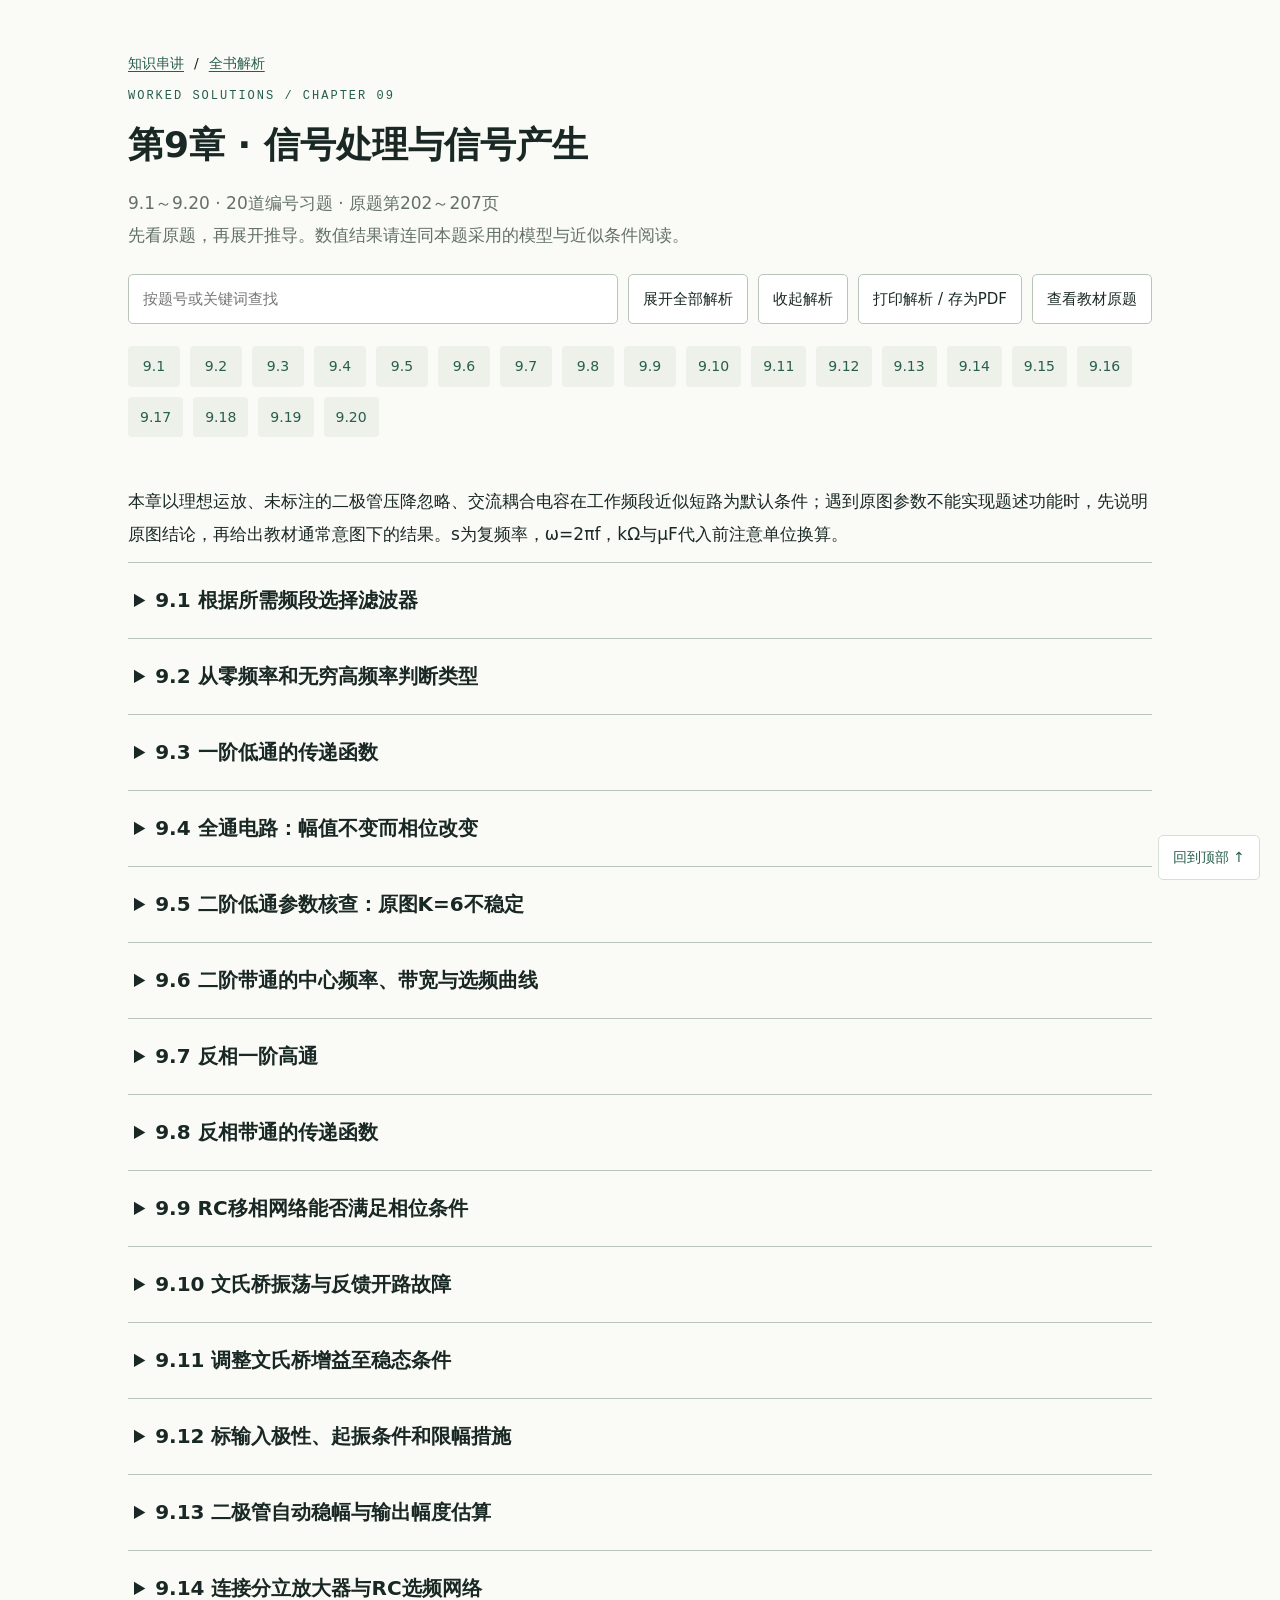
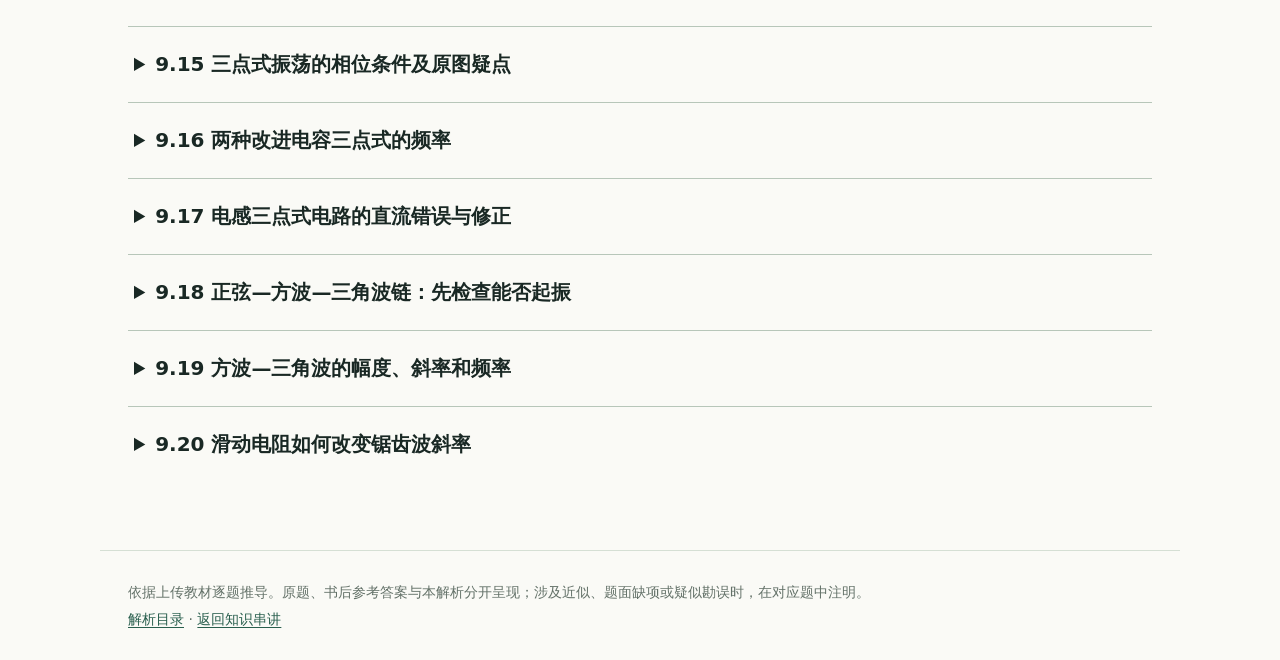
<file: solutions-9.html>
<!doctype html><html lang="zh-CN"><head><meta charset="UTF-8"><meta name="viewport" content="width=device-width,initial-scale=1"><title>第9章习题解析 · 模电学习手册</title><link rel="stylesheet" href="solutions.css"><script defer src="solutions.js"></script></head><body id="top"><header><div class="crumbs"><a href="index.html">知识串讲</a><span>/</span><a href="solutions.html">全书解析</a></div><p class="eyebrow">WORKED SOLUTIONS / CHAPTER 09</p><h1>第9章 · 信号处理与信号产生</h1><p class="intro">9.1～9.20 · 20道编号习题 · 原题第202～207页<br>先看原题，再展开推导。数值结果请连同本题采用的模型与近似条件阅读。</p><div class="actions"><input type="search" data-search aria-label="查找解析" placeholder="按题号或关键词查找"><button data-expand>展开全部解析</button><button data-collapse>收起解析</button><button data-print>打印解析 / 存为PDF</button><button class="original-trigger" data-original>查看教材原题</button></div><nav class="question-nav" aria-label="本章题号"><a href="#solution-9-1">9.1</a><a href="#solution-9-2">9.2</a><a href="#solution-9-3">9.3</a><a href="#solution-9-4">9.4</a><a href="#solution-9-5">9.5</a><a href="#solution-9-6">9.6</a><a href="#solution-9-7">9.7</a><a href="#solution-9-8">9.8</a><a href="#solution-9-9">9.9</a><a href="#solution-9-10">9.10</a><a href="#solution-9-11">9.11</a><a href="#solution-9-12">9.12</a><a href="#solution-9-13">9.13</a><a href="#solution-9-14">9.14</a><a href="#solution-9-15">9.15</a><a href="#solution-9-16">9.16</a><a href="#solution-9-17">9.17</a><a href="#solution-9-18">9.18</a><a href="#solution-9-19">9.19</a><a href="#solution-9-20">9.20</a></nav></header><main><p id="nothing" hidden>没有匹配的解析，请换一个题号或关键词。</p><section data-solution-chapter="9">
<p class="solution-conventions">本章以理想运放、未标注的二极管压降忽略、交流耦合电容在工作频段近似短路为默认条件；遇到原图参数不能实现题述功能时，先说明原图结论，再给出教材通常意图下的结果。s为复频率，ω=2πf，kΩ与μF代入前注意单位换算。</p>
<details class="solution" id="solution-9-1"><summary>9.1 根据所需频段选择滤波器</summary><div><p><a href="pages/p202.jpg" target="_blank">原题：202页</a></p><details class="question-original"><summary>展开原题与电路图</summary><p class="muted">以下为原题所在整页，包含同页其他题；在图框内滚动查看，点击可放大。</p><div class="question-page-scroll" tabindex="0" role="region" aria-label="原题图页，可滚动"><figure><a href="pages/p202.jpg" aria-label="放大教材第202页"><img src="pages/p202.jpg" loading="lazy" decoding="async" alt="教材第202页：本题原题与电路图所在页，含同页其他题"></a><figcaption>教材第202页 · 点击放大</figcaption></figure></div></details><ol><li>有用信号集中在200Hz：选以200Hz为中心的<strong>带通</strong>，同时抑制更低和更高频干扰；具体带宽还取决于信号自身的频谱宽度。</li><li>有用信号低于300Hz：选<strong>低通</strong>，通带应覆盖所需频率，300Hz附近作为通、阻带交界的设计依据。</li><li>抑制50Hz电源干扰：选以50Hz为陷波频率的<strong>带阻（陷波）</strong>；保留它两侧的有用频率。</li><li>抑制600Hz以下的信号：选<strong>高通</strong>，阻带覆盖低于600Hz的部分。</li><li>取得输入中的低频成分：选<strong>低通</strong>。</li></ol><p>判断方法是先标“要保留哪里”，再选择通带；不要把“抑制一个频点”误选成抑制整个低频段。</p></div></details>
<details class="solution" id="solution-9-2"><summary>9.2 从零频率和无穷高频率判断类型</summary><div><p><a href="pages/p202.jpg" target="_blank">原题：202页</a></p><details class="question-original"><summary>展开原题与电路图</summary><p class="muted">以下为原题所在整页，包含同页其他题；在图框内滚动查看，点击可放大。</p><div class="question-page-scroll" tabindex="0" role="region" aria-label="原题图页，可滚动"><figure><a href="pages/p202.jpg" aria-label="放大教材第202页"><img src="pages/p202.jpg" loading="lazy" decoding="async" alt="教材第202页：本题原题与电路图所在页，含同页其他题"></a><figcaption>教材第202页 · 点击放大</figcaption></figure></div></details><ol><li>H(0)与H(∞)相等且非零：在题目限定的四类中选<strong>带阻</strong>；低频和高频都通过，中间一段下降。仅凭这一个条件，在不限定类型时也不能排除全通。</li><li>直流增益就是通带增益：选<strong>低通</strong>。</li><li>本项原文“当……时”的频率条件缺失。按四种类型配对的常见题意，若缺失条件为f→∞，则为<strong>高通</strong>；若不补充这一条件，单凭残缺句子无法唯一判断。</li><li>H(0)=H(∞)=0：选<strong>带通</strong>。</li></ol><p>定性作图：横轴log f，纵轴|H|。低通由左侧平台降向0；高通由0升至右侧平台；带通两端为0、中间有峰；带阻两端为平台、中间有凹口。以下图只表示形状，未指定截止频率与增益：</p><svg class="solution-wave" viewbox="0 0 680 160" role="img" aria-label="低通、高通、带通、带阻定性幅频曲线"><g fill="none" stroke="currentColor"><path d="M15 120H155M15 120V25M185 120H325M185 120V25M355 120H495M355 120V25M525 120H665M525 120V25"></path><path d="M20 45H70C95 45 100 115 150 115M190 115C240 115 240 45 270 45H320M360 115C400 115 395 45 425 45S450 115 490 115M530 45H555C580 45 580 115 595 115S610 45 630 45H660" stroke-width="3"></path></g><g fill="currentColor" stroke="none" font-size="15"><text x="55" y="145">低通</text><text x="225" y="145">高通</text><text x="395" y="145">带通</text><text x="565" y="145">带阻</text></g></svg></div></details>
<details class="solution" id="solution-9-3"><summary>9.3 一阶低通的传递函数</summary><div><p><a href="pages/p203.jpg" target="_blank">原图：203页</a></p><details class="question-original"><summary>展开原题与电路图</summary><p class="muted">以下为原题所在整页，包含同页其他题；在图框内滚动查看，点击可放大。</p><div class="question-page-scroll" tabindex="0" role="region" aria-label="原题图页，可滚动"><figure><a href="pages/p203.jpg" aria-label="放大教材第203页"><img src="pages/p203.jpg" loading="lazy" decoding="async" alt="教材第203页：本题原题与电路图所在页，含同页其他题"></a><figcaption>教材第203页 · 点击放大</figcaption></figure></div></details><div class="solution-visual"><h4>看图分析</h4><figure class="solution-added-figure"><svg xmlns="http://www.w3.org/2000/svg" viewbox="0 0 820 440" role="img" aria-label="图解9.3　Rf中没有输入电流，运放构成跟随器"><rect width="820" height="440" fill="white" stroke="none"></rect><path d="M420 145 L420 275 L550 210 Z" fill="#f4f8f5" stroke="#284f49" stroke-width="2"></path><text x="433" y="181" stroke="none" font-family="Arial, sans-serif" font-size="23" fill="#203e39" text-anchor="start">+</text><text x="433" y="253" stroke="none" font-family="Arial, sans-serif" font-size="23" fill="#203e39" text-anchor="start">−</text><line x1="390" y1="175" x2="420" y2="175" stroke="#284f49" stroke-width="2"></line><line x1="390" y1="245" x2="420" y2="245" stroke="#284f49" stroke-width="2"></line><line x1="550" y1="210" x2="585" y2="210" stroke="#284f49" stroke-width="2"></line><line x1="585" y1="210" x2="725" y2="210" stroke="#284f49" stroke-width="2"></line><text x="738" y="216" stroke="none" font-family="Arial, sans-serif" font-size="17" fill="#203e39" text-anchor="start">uₒ</text><line x1="60" y1="175" x2="110" y2="175" stroke="#284f49" stroke-width="2"></line><line x1="110" y1="175" x2="122" y2="175" stroke="#284f49" stroke-width="2"></line><rect x="122" y="166" width="106" height="18" fill="white" stroke="#284f49" stroke-width="2"></rect><line x1="228" y1="175" x2="240" y2="175" stroke="#284f49" stroke-width="2"></line><text x="175.0" y="157" stroke="none" font-family="Arial, sans-serif" font-size="17" fill="#203e39" text-anchor="middle">R</text><line x1="240" y1="175" x2="390" y2="175" stroke="#284f49" stroke-width="2"></line><circle cx="290" cy="175" r="4" fill="#284f49"></circle><line x1="290" y1="175" x2="290" y2="232.5" stroke="#284f49" stroke-width="2"></line><line x1="274" y1="232.5" x2="306" y2="232.5" stroke="#284f49" stroke-width="2"></line><line x1="274" y1="242.5" x2="306" y2="242.5" stroke="#284f49" stroke-width="2"></line><line x1="290" y1="242.5" x2="290" y2="300" stroke="#284f49" stroke-width="2"></line><text x="314" y="242.5" stroke="none" font-family="Arial, sans-serif" font-size="17" fill="#203e39" text-anchor="start">C</text><line x1="290" y1="300" x2="290" y2="312" stroke="#284f49" stroke-width="2"></line><line x1="277" y1="312" x2="303" y2="312" stroke="#284f49" stroke-width="2"></line><line x1="282" y1="318" x2="298" y2="318" stroke="#284f49" stroke-width="2"></line><line x1="287" y1="324" x2="293" y2="324" stroke="#284f49" stroke-width="2"></line><text x="55" y="151" stroke="none" font-family="Arial, sans-serif" font-size="17" fill="#203e39" text-anchor="start">uᵢ</text><line x1="390" y1="245" x2="360" y2="245" stroke="#284f49" stroke-width="2"></line><line x1="360" y1="245" x2="360" y2="365" stroke="#284f49" stroke-width="2"></line><line x1="360" y1="365" x2="372" y2="365" stroke="#284f49" stroke-width="2"></line><rect x="372" y="356" width="136" height="18" fill="white" stroke="#284f49" stroke-width="2"></rect><line x1="508" y1="365" x2="520" y2="365" stroke="#284f49" stroke-width="2"></line><text x="440.0" y="347" stroke="none" font-family="Arial, sans-serif" font-size="17" fill="#203e39" text-anchor="middle">Rf</text><line x1="520" y1="365" x2="640" y2="365" stroke="#284f49" stroke-width="2"></line><line x1="640" y1="365" x2="640" y2="210" stroke="#284f49" stroke-width="2"></line><circle cx="640" cy="210" r="4" fill="#284f49"></circle><line x1="710" y1="210" x2="710" y2="222" stroke="#284f49" stroke-width="2"></line><rect x="701" y="222" width="18" height="66" fill="white" stroke="#284f49" stroke-width="2"></rect><line x1="710" y1="288" x2="710" y2="300" stroke="#284f49" stroke-width="2"></line><text x="727" y="261.0" stroke="none" font-family="Arial, sans-serif" font-size="17" fill="#203e39" text-anchor="start">RL</text><line x1="710" y1="300" x2="710" y2="312" stroke="#284f49" stroke-width="2"></line><line x1="697" y1="312" x2="723" y2="312" stroke="#284f49" stroke-width="2"></line><line x1="702" y1="318" x2="718" y2="318" stroke="#284f49" stroke-width="2"></line><line x1="707" y1="324" x2="713" y2="324" stroke="#284f49" stroke-width="2"></line><text x="65" y="390" stroke="none" font-family="Arial, sans-serif" font-size="18" fill="#203e39" text-anchor="start">iRf = 0 ⇒ u₋ = uₒ；负反馈虚短 ⇒ u₊ = uₒ</text></svg><figcaption>图解9.3　Rf中没有输入电流，运放构成跟随器</figcaption></figure><p>与原题接线一致：Rf只连接输出与反相输入端，没有另一只接地分压电阻。理想运放输入电流为零，所以Rf上没有压降；负载RL由运放驱动，不进入前端RC分压。供电引脚省略，结论限于线性负反馈状态。</p></div><p>理想运放输入不取电流，反馈电阻R<sub>f</sub>中电流为0，所以u<sub>−</sub>=u<sub>o</sub>；负反馈虚短又给u<sub>+</sub>=u<sub>o</sub>。运放实际是电压跟随器，负载R<sub>L</sub>不加载前面的RC网络。</p><div class="formula">H(s)=U<sub>o</sub>/U<sub>i</sub>=[1/(sC)]/[R+1/(sC)]=1/(1+sRC)<br>|H(jω)|=1/√[1+(ωRC)²]。</div><p>直流增益为1。令幅值降为1/√2，可得ωRC=1，因此<strong>ω<sub>H</sub>=1/(RC)</strong>，单位rad/s；若求Hz则f<sub>H</sub>=1/(2πRC)。</p></div></details>
<details class="solution" id="solution-9-4"><summary>9.4 全通电路：幅值不变而相位改变</summary><div><p><a href="pages/p203.jpg" target="_blank">原题与图：203页</a></p><details class="question-original"><summary>展开原题与电路图</summary><p class="muted">以下为原题所在整页，包含同页其他题；在图框内滚动查看，点击可放大。</p><div class="question-page-scroll" tabindex="0" role="region" aria-label="原题图页，可滚动"><figure><a href="pages/p203.jpg" aria-label="放大教材第203页"><img src="pages/p203.jpg" loading="lazy" decoding="async" alt="教材第203页：本题原题与电路图所在页，含同页其他题"></a><figcaption>教材第203页 · 点击放大</figcaption></figure></div></details><div class="solution-visual"><h4>看图分析</h4><figure class="solution-added-figure"><svg xmlns="http://www.w3.org/2000/svg" viewbox="0 0 820 400" role="img" aria-label="图解9.4　幅值不变，不代表输出相位不变"><rect width="820" height="400" fill="white" stroke="none"></rect><text x="55" y="26" stroke="none" font-family="Arial, sans-serif" font-size="20" fill="#203e39" text-anchor="start">全通幅值与相位（横轴 x = ωRC，对数刻度）</text><line x1="90" y1="165" x2="730" y2="165" stroke="#284f49" stroke-width="2"></line><line x1="90" y1="165" x2="90" y2="65" stroke="#284f49" stroke-width="2"></line><text x="110" y="52" stroke="none" font-family="Arial, sans-serif" font-size="18" fill="#203e39" text-anchor="start">|H| = 1</text><line x1="90" y1="335" x2="730" y2="335" stroke="#284f49" stroke-width="2"></line><line x1="90" y1="335" x2="90" y2="235" stroke="#284f49" stroke-width="2"></line><text x="110" y="222" stroke="none" font-family="Arial, sans-serif" font-size="18" fill="#203e39" text-anchor="start">φ = 180° − 2 arctan x</text><line x1="100" y1="165" x2="100" y2="170" stroke="#284f49" stroke-width="2"></line><text x="100" y="191" stroke="none" font-family="Arial, sans-serif" font-size="16" fill="#203e39" text-anchor="middle">0.01</text><line x1="100" y1="335" x2="100" y2="340" stroke="#284f49" stroke-width="2"></line><text x="100" y="364" stroke="none" font-family="Arial, sans-serif" font-size="16" fill="#203e39" text-anchor="middle">0.01</text><line x1="255" y1="165" x2="255" y2="170" stroke="#284f49" stroke-width="2"></line><text x="255" y="191" stroke="none" font-family="Arial, sans-serif" font-size="16" fill="#203e39" text-anchor="middle">0.1</text><line x1="255" y1="335" x2="255" y2="340" stroke="#284f49" stroke-width="2"></line><text x="255" y="364" stroke="none" font-family="Arial, sans-serif" font-size="16" fill="#203e39" text-anchor="middle">0.1</text><line x1="410" y1="165" x2="410" y2="170" stroke="#284f49" stroke-width="2"></line><text x="410" y="191" stroke="none" font-family="Arial, sans-serif" font-size="16" fill="#203e39" text-anchor="middle">1</text><line x1="410" y1="335" x2="410" y2="340" stroke="#284f49" stroke-width="2"></line><text x="410" y="364" stroke="none" font-family="Arial, sans-serif" font-size="16" fill="#203e39" text-anchor="middle">1</text><line x1="565" y1="165" x2="565" y2="170" stroke="#284f49" stroke-width="2"></line><text x="565" y="191" stroke="none" font-family="Arial, sans-serif" font-size="16" fill="#203e39" text-anchor="middle">10</text><line x1="565" y1="335" x2="565" y2="340" stroke="#284f49" stroke-width="2"></line><text x="565" y="364" stroke="none" font-family="Arial, sans-serif" font-size="16" fill="#203e39" text-anchor="middle">10</text><line x1="720" y1="165" x2="720" y2="170" stroke="#284f49" stroke-width="2"></line><text x="720" y="191" stroke="none" font-family="Arial, sans-serif" font-size="16" fill="#203e39" text-anchor="middle">100</text><line x1="720" y1="335" x2="720" y2="340" stroke="#284f49" stroke-width="2"></line><text x="720" y="364" stroke="none" font-family="Arial, sans-serif" font-size="16" fill="#203e39" text-anchor="middle">100</text><line x1="100" y1="115" x2="720" y2="115" stroke="#284f49" stroke-width="2"></line><text x="60" y="120" stroke="none" font-family="Arial, sans-serif" font-size="17" fill="#203e39" text-anchor="start">1</text><text x="32" y="240" stroke="none" font-family="Arial, sans-serif" font-size="16" fill="#203e39" text-anchor="start">180°</text><text x="40" y="290" stroke="none" font-family="Arial, sans-serif" font-size="16" fill="#203e39" text-anchor="start">90°</text><text x="52" y="340" stroke="none" font-family="Arial, sans-serif" font-size="16" fill="#203e39" text-anchor="start">0°</text><polyline points="100.00,235.64 105.17,235.69 110.33,235.74 115.50,235.80 120.67,235.87 125.83,235.93 131.00,236.01 136.17,236.09 141.33,236.18 146.50,236.27 151.67,236.37 156.83,236.48 162.00,236.60 167.17,236.73 172.33,236.86 177.50,237.01 182.67,237.17 187.83,237.35 193.00,237.53 198.17,237.73 203.33,237.95 208.50,238.19 213.67,238.44 218.83,238.72 224.00,239.01 229.17,239.33 234.33,239.67 239.50,240.05 244.67,240.45 249.83,240.88 255.00,241.35 260.17,241.85 265.33,242.39 270.50,242.97 275.67,243.60 280.83,244.28 286.00,245.01 291.17,245.79 296.33,246.63 301.50,247.54 306.67,248.51 311.83,249.55 317.00,250.67 322.17,251.86 327.33,253.14 332.50,254.50 337.67,255.95 342.83,257.49 348.00,259.12 353.17,260.85 358.33,262.67 363.50,264.58 368.67,266.58 373.83,268.67 379.00,270.83 384.17,273.07 389.33,275.38 394.50,277.73 399.67,280.13 404.83,282.56 410.00,285.00 415.17,287.44 420.33,289.87 425.50,292.27 430.67,294.62 435.83,296.93 441.00,299.17 446.17,301.33 451.33,303.42 456.50,305.42 461.67,307.33 466.83,309.15 472.00,310.88 477.17,312.51 482.33,314.05 487.50,315.50 492.67,316.86 497.83,318.14 503.00,319.33 508.17,320.45 513.33,321.49 518.50,322.46 523.67,323.37 528.83,324.21 534.00,324.99 539.17,325.72 544.33,326.40 549.50,327.03 554.67,327.61 559.83,328.15 565.00,328.65 570.17,329.12 575.33,329.55 580.50,329.95 585.67,330.33 590.83,330.67 596.00,330.99 601.17,331.28 606.33,331.56 611.50,331.81 616.67,332.05 621.83,332.27 627.00,332.47 632.17,332.65 637.33,332.83 642.50,332.99 647.67,333.14 652.83,333.27 658.00,333.40 663.17,333.52 668.33,333.63 673.50,333.73 678.67,333.82 683.83,333.91 689.00,333.99 694.17,334.07 699.33,334.13 704.50,334.20 709.67,334.26 714.83,334.31 720.00,334.36" fill="none" stroke="#284f49" stroke-width="3"></polyline><circle cx="410" cy="285" r="4" fill="#284f49"></circle><text x="450" y="280" stroke="none" font-family="Arial, sans-serif" font-size="17" fill="#203e39" text-anchor="start">ω=1/RC 时为 +90°</text></svg><figcaption>图解9.4　幅值不变，不代表输出相位不变</figcaption></figure><p>图中相位采用连续的180°→0°分支。先看低频：同相端被R拉向地，电路近似反相增益−1；再看高频：同相端趋近输入，输出趋近输入。两端幅值均为1，中间仍为1，但相位连续改变。</p></div><ol><li>同相端为RC高通分压：U<sub>P</sub>=sRC·U<sub>i</sub>/(1+sRC)。R<sub>f</sub>=R₁，反相节点KCL为(U<sub>i</sub>−U<sub>N</sub>)/R₁+(U<sub>o</sub>−U<sub>N</sub>)/R₁=0。利用U<sub>N</sub>=U<sub>P</sub>，得U<sub>o</sub>=2U<sub>P</sub>−U<sub>i</sub>。</li></ol><div class="formula">H(jω)=(jωRC−1)/(jωRC+1)=−(1−jωRC)/(1+jωRC)。</div><ol start="2"><li>分子、分母模相同，故<strong>|H|=1，幅频特性恒为0dB</strong>。取连续相位支路φ=π−2arctan(ωRC)，ω从0增大到∞时，相位从180°连续下降到0°；ω=1/(RC)时φ=90°。也可以使用整体相差360°的等价相位表示，但不能中途混换支路。</li></ol></div></details>
<details class="solution" id="solution-9-5"><summary>9.5 二阶低通参数核查：原图K=6不稳定</summary><div><p><a href="pages/p203.jpg" target="_blank">原题与图：203页</a> · <a href="pages/p229.jpg" target="_blank">书后答案：229页</a></p><details class="question-original"><summary>展开原题与电路图</summary><p class="muted">以下为原题所在整页，包含同页其他题；在图框内滚动查看，点击可放大。</p><div class="question-page-scroll" tabindex="0" role="region" aria-label="原题图页，可滚动"><figure><a href="pages/p203.jpg" aria-label="放大教材第203页"><img src="pages/p203.jpg" loading="lazy" decoding="async" alt="教材第203页：本题原题与电路图所在页，含同页其他题"></a><figcaption>教材第203页 · 点击放大</figcaption></figure><figure><a href="pages/p229.jpg" aria-label="放大教材第229页"><img src="pages/p229.jpg" loading="lazy" decoding="async" alt="教材第229页：本题原题与电路图所在页，含同页其他题"></a><figcaption>教材第229页 · 点击放大</figcaption></figure></div></details><p>先核对图：两个电阻均为R，两个电容均为C；同相放大倍数K=1+R<sub>f</sub>/R₁=1+50/10=6。令x=sRC，同相端节点KCL给u<sub>A</sub>=(1+x)u<sub>P</sub>。再在A节点列式(u<sub>A</sub>−u<sub>i</sub>)/R+(u<sub>A</sub>−u<sub>P</sub>)/R+sC(u<sub>A</sub>−u<sub>o</sub>)=0，代入u<sub>o</sub>=Ku<sub>P</sub>：</p><div class="formula">H(s)=K/[x²+(3−K)x+1]=6/[(0.01s)²−0.03s+1]。</div><p>分母的极点为<strong>s=38.20s⁻¹和261.80s⁻¹</strong>，都在右半平面。于是原图没有可供测量的稳定低通通带，实际输出会受电源摆幅限制，不能把它当正常滤波器。</p><p>形式上的H(0)=6（15.56dB），固有角频率ω₀=1/(RC)=100rad/s；但<strong>ω₀不等于本题的−3dB截止频率</strong>。即使只计算代数频响，|H(jω)|=6/√[(1−x²)²+9x²]（此处x=ωRC），形式−3dB点也在ω≈37.42rad/s，而ω=100rad/s时幅值只有2。</p><p>形式波特幅频曲线：低频趋近15.56dB；在37.42rad/s为12.55dB；100rad/s为6.02dB；足够高频按−40dB/十倍频下降。形式相位φ=−arg(1−x²−j3x)，由0°趋向180°。这些代数曲线不代表不稳定电路的稳态正弦实验响应。</p><p class="warn-tip">书后“截止角频率100rad/s、通带增益6”忽略了稳定性与二阶Q的影响。若要成为稳定的等值Sallen-Key低通，须K&lt;3；若还要求ω₀为−3dB点，应取K=3−√2≈1.586，再按需要另设增益级，不能原样同时得到稳定通带增益6。</p><figure><svg class="solution-wave" viewbox="0 0 700 310" role="img" aria-label="9.5 不稳定原图的形式幅频曲线（非稳态实验响应）"><title>9.5 不稳定原图的形式幅频曲线（非稳态实验响应）</title><g fill="none" stroke="currentColor"><path d="M90 65V245H660"></path></g><g fill="currentColor" stroke="none" font-size="15"><text x="20" y="28">9.5 不稳定原图的形式幅频曲线（非稳态实验响应）</text><text x="5" y="65">dB</text></g><polyline fill="none" stroke="#285e4d" stroke-width="2.5" points="90.0,82.2 92.3,82.2 94.6,82.2 96.9,82.2 99.2,82.2 101.5,82.2 103.8,82.2 106.0,82.2 108.3,82.2 110.6,82.2 112.9,82.2 115.2,82.2 117.5,82.2 119.8,82.2 122.1,82.2 124.4,82.2 126.7,82.2 129.0,82.2 131.2,82.2 133.5,82.2 135.8,82.2 138.1,82.2 140.4,82.2 142.7,82.2 145.0,82.2 147.3,82.2 149.6,82.2 151.9,82.2 154.2,82.2 156.5,82.2 158.8,82.2 161.0,82.2 163.3,82.2 165.6,82.2 167.9,82.3 170.2,82.3 172.5,82.3 174.8,82.3 177.1,82.3 179.4,82.3 181.7,82.3 184.0,82.3 186.2,82.3 188.5,82.3 190.8,82.3 193.1,82.3 195.4,82.3 197.7,82.4 200.0,82.4 202.3,82.4 204.6,82.4 206.9,82.4 209.2,82.4 211.5,82.5 213.8,82.5 216.0,82.5 218.3,82.5 220.6,82.6 222.9,82.6 225.2,82.6 227.5,82.7 229.8,82.7 232.1,82.7 234.4,82.8 236.7,82.8 239.0,82.9 241.2,82.9 243.5,83.0 245.8,83.0 248.1,83.1 250.4,83.2 252.7,83.2 255.0,83.3 257.3,83.4 259.6,83.5 261.9,83.6 264.2,83.7 266.5,83.8 268.8,83.9 271.0,84.0 273.3,84.2 275.6,84.3 277.9,84.5 280.2,84.6 282.5,84.8 284.8,84.9 287.1,85.1 289.4,85.3 291.7,85.5 294.0,85.7 296.2,86.0 298.5,86.2 300.8,86.4 303.1,86.7 305.4,87.0 307.7,87.2 310.0,87.5 312.3,87.8 314.6,88.1 316.9,88.4 319.2,88.8 321.5,89.1 323.8,89.5 326.0,89.8 328.3,90.2 330.6,90.6 332.9,91.0 335.2,91.4 337.5,91.8 339.8,92.3 342.1,92.7 344.4,93.2 346.7,93.6 349.0,94.1 351.2,94.6 353.5,95.1 355.8,95.5 358.1,96.1 360.4,96.6 362.7,97.1 365.0,97.6 367.3,98.2 369.6,98.7 371.9,99.3 374.2,99.9 376.5,100.4 378.8,101.0 381.0,101.6 383.3,102.2 385.6,102.9 387.9,103.5 390.2,104.1 392.5,104.8 394.8,105.4 397.1,106.1 399.4,106.8 401.7,107.5 404.0,108.2 406.2,108.9 408.5,109.6 410.8,110.4 413.1,111.1 415.4,111.9 417.7,112.6 420.0,113.4 422.3,114.2 424.6,115.0 426.9,115.8 429.2,116.7 431.5,117.5 433.8,118.3 436.0,119.2 438.3,120.1 440.6,120.9 442.9,121.8 445.2,122.7 447.5,123.6 449.8,124.5 452.1,125.5 454.4,126.4 456.7,127.3 459.0,128.3 461.2,129.3 463.5,130.2 465.8,131.2 468.1,132.2 470.4,133.2 472.7,134.1 475.0,135.1 477.3,136.1 479.6,137.1 481.9,138.2 484.2,139.2 486.5,140.2 488.8,141.2 491.0,142.2 493.3,143.3 495.6,144.3 497.9,145.3 500.2,146.4 502.5,147.4 504.8,148.5 507.1,149.5 509.4,150.6 511.7,151.6 514.0,152.7 516.2,153.7 518.5,154.8 520.8,155.8 523.1,156.9 525.4,158.0 527.7,159.0 530.0,160.1 532.3,161.2 534.6,162.2 536.9,163.3 539.2,164.4 541.5,165.4 543.8,166.5 546.0,167.6 548.3,168.6 550.6,169.7 552.9,170.8 555.2,171.9 557.5,172.9 559.8,174.0 562.1,175.1 564.4,176.2 566.7,177.2 569.0,178.3 571.2,179.4 573.5,180.5 575.8,181.5 578.1,182.6 580.4,183.7 582.7,184.8 585.0,185.8 587.3,186.9 589.6,188.0 591.9,189.1 594.2,190.1 596.5,191.2 598.8,192.3 601.0,193.4 603.3,194.5 605.6,195.5 607.9,196.6 610.2,197.7 612.5,198.8 614.8,199.8 617.1,200.9 619.4,202.0 621.7,203.1 624.0,204.2 626.2,205.2 628.5,206.3 630.8,207.4 633.1,208.5 635.4,209.6 637.7,210.6 640.0,211.7"></polyline><path d="M90.0 245V250" stroke="currentColor"></path><text x="75.0" y="270" fill="currentColor" stroke="none" font-size="13">1</text><path d="M227.5 245V250" stroke="currentColor"></path><text x="212.5" y="270" fill="currentColor" stroke="none" font-size="13">10</text><path d="M365.0 245V250" stroke="currentColor"></path><text x="350.0" y="270" fill="currentColor" stroke="none" font-size="13">100</text><path d="M502.5 245V250" stroke="currentColor"></path><text x="487.5" y="270" fill="currentColor" stroke="none" font-size="13">1k</text><path d="M640.0 245V250" stroke="currentColor"></path><text x="625.0" y="270" fill="currentColor" stroke="none" font-size="13">10k rad/s</text><text x="35" y="250.0" fill="currentColor" stroke="none" font-size="13">-85</text><text x="35" y="165.0" fill="currentColor" stroke="none" font-size="13">-32</text><text x="35" y="80.0" fill="currentColor" stroke="none" font-size="13">20</text><text x="400" y="298" fill="currentColor" stroke="none" font-size="14">频率横轴按对数刻度排列</text></svg></figure></div></details>
<details class="solution" id="solution-9-6"><summary>9.6 二阶带通的中心频率、带宽与选频曲线</summary><div><p><a href="pages/p203.jpg" target="_blank">原题与图：203页</a></p><details class="question-original"><summary>展开原题与电路图</summary><p class="muted">以下为原题所在整页，包含同页其他题；在图框内滚动查看，点击可放大。</p><div class="question-page-scroll" tabindex="0" role="region" aria-label="原题图页，可滚动"><figure><a href="pages/p203.jpg" aria-label="放大教材第203页"><img src="pages/p203.jpg" loading="lazy" decoding="async" alt="教材第203页：本题原题与电路图所在页，含同页其他题"></a><figcaption>教材第203页 · 点击放大</figcaption></figure></div></details><p>同相放大倍数K=1+20/38=29/19。令输入RC交点为A，同相端为P，x=sRC；因R₃=2R，P点KCL给x(U<sub>P</sub>−U<sub>A</sub>)+U<sub>P</sub>/2=0，即U<sub>A</sub>=(1+1/(2x))U<sub>P</sub>。A点KCL为(U<sub>A</sub>−U<sub>i</sub>)+(U<sub>A</sub>−U<sub>o</sub>)+xU<sub>A</sub>+x(U<sub>A</sub>−U<sub>P</sub>)=0。</p><div class="formula">H(s)=Kx/[x²+(3−K)x+1]<br>ω₀=1/(RC)，Q=1/(3−K)=19/28<br>f₀=1/(2π×10⁴×10⁻⁸)=1591.55Hz<br>BW=(3−K)f₀=(28/19)f₀≈2345.44Hz。</div><p>中心增益为K/(3−K)=29/28≈1.0357，即0.305dB。−3dB点相对于这个峰值定义，令x=f/f₀，解|1−x²|=(3−K)x，得<strong>f<sub>L</sub>≈804.22Hz、f<sub>H</sub>≈3149.66Hz</strong>，二者之差就是BW，且√(f<sub>L</sub>f<sub>H</sub>)=f₀。</p><p>选频图从低频0开始上升，在1591.55Hz达到1.0357，在804.22Hz与3149.66Hz均为0.7324，之后下降并在高频趋0。两侧远端分别为+20、−20dB/十倍频。书后2347Hz是取值舍入后的近似。</p><figure><svg class="solution-wave" viewbox="0 0 700 310" role="img" aria-label="9.6 带通选频曲线：中心1591.55Hz、峰值1.0357"><title>9.6 带通选频曲线：中心1591.55Hz、峰值1.0357</title><g fill="none" stroke="currentColor"><path d="M90 65V245H660"></path></g><g fill="currentColor" stroke="none" font-size="15"><text x="20" y="28">9.6 带通选频曲线：中心1591.55Hz、峰值1.0357</text><text x="5" y="65">|H|</text></g><polyline fill="none" stroke="#285e4d" stroke-width="2.5" points="90.0,238.2 92.3,238.0 94.6,237.8 96.9,237.6 99.2,237.4 101.5,237.2 103.8,236.9 106.0,236.7 108.3,236.4 110.6,236.2 112.9,235.9 115.2,235.7 117.5,235.4 119.8,235.1 122.1,234.8 124.4,234.5 126.7,234.2 129.0,233.9 131.2,233.6 133.5,233.3 135.8,232.9 138.1,232.6 140.4,232.2 142.7,231.8 145.0,231.5 147.3,231.1 149.6,230.6 151.9,230.2 154.2,229.8 156.5,229.4 158.8,228.9 161.0,228.4 163.3,227.9 165.6,227.4 167.9,226.9 170.2,226.4 172.5,225.9 174.8,225.3 177.1,224.7 179.4,224.1 181.7,223.5 184.0,222.9 186.2,222.3 188.5,221.6 190.8,220.9 193.1,220.2 195.4,219.5 197.7,218.8 200.0,218.0 202.3,217.2 204.6,216.4 206.9,215.6 209.2,214.7 211.5,213.8 213.8,212.9 216.0,212.0 218.3,211.0 220.6,210.1 222.9,209.0 225.2,208.0 227.5,206.9 229.8,205.8 232.1,204.7 234.4,203.5 236.7,202.3 239.0,201.1 241.3,199.8 243.5,198.5 245.8,197.2 248.1,195.8 250.4,194.4 252.7,192.9 255.0,191.4 257.3,189.9 259.6,188.3 261.9,186.7 264.2,185.0 266.5,183.3 268.8,181.6 271.0,179.8 273.3,178.0 275.6,176.1 277.9,174.1 280.2,172.2 282.5,170.1 284.8,168.1 287.1,166.0 289.4,163.8 291.7,161.6 294.0,159.3 296.2,157.1 298.5,154.7 300.8,152.4 303.1,149.9 305.4,147.5 307.7,145.0 310.0,142.5 312.3,140.0 314.6,137.5 316.9,134.9 319.2,132.4 321.5,129.9 323.8,127.3 326.0,124.8 328.3,122.4 330.6,120.0 332.9,117.6 335.2,115.3 337.5,113.1 339.8,111.0 342.1,109.0 344.4,107.2 346.7,105.4 349.0,103.9 351.2,102.5 353.5,101.3 355.8,100.2 358.1,99.4 360.4,98.8 362.7,98.4 365.0,98.3 367.3,98.3 369.6,98.6 371.9,99.1 374.2,99.8 376.5,100.8 378.8,101.9 381.0,103.2 383.3,104.7 385.6,106.4 387.9,108.2 390.2,110.1 392.5,112.1 394.8,114.3 397.1,116.6 399.4,118.9 401.7,121.3 404.0,123.7 406.2,126.2 408.5,128.7 410.8,131.2 413.1,133.8 415.4,136.3 417.7,138.9 420.0,141.4 422.3,143.9 424.6,146.4 426.9,148.8 429.2,151.3 431.5,153.6 433.8,156.0 436.0,158.3 438.3,160.6 440.6,162.8 442.9,165.0 445.2,167.1 447.5,169.2 449.8,171.3 452.1,173.2 454.4,175.2 456.7,177.1 459.0,179.0 461.3,180.8 463.5,182.5 465.8,184.3 468.1,186.0 470.4,187.6 472.7,189.2 475.0,190.7 477.3,192.2 479.6,193.7 481.9,195.2 484.2,196.5 486.5,197.9 488.8,199.2 491.0,200.5 493.3,201.8 495.6,203.0 497.9,204.2 500.2,205.3 502.5,206.4 504.8,207.5 507.1,208.6 509.4,209.6 511.7,210.6 514.0,211.6 516.2,212.5 518.5,213.4 520.8,214.3 523.1,215.2 525.4,216.0 527.7,216.8 530.0,217.6 532.3,218.4 534.6,219.2 536.9,219.9 539.2,220.6 541.5,221.3 543.8,222.0 546.0,222.6 548.3,223.3 550.6,223.9 552.9,224.5 555.2,225.1 557.5,225.6 559.8,226.2 562.1,226.7 564.4,227.2 566.7,227.7 569.0,228.2 571.2,228.7 573.5,229.1 575.8,229.6 578.1,230.0 580.4,230.5 582.7,230.9 585.0,231.3 587.3,231.7 589.6,232.0 591.9,232.4 594.2,232.8 596.5,233.1 598.8,233.4 601.0,233.8 603.3,234.1 605.6,234.4 607.9,234.7 610.2,235.0 612.5,235.3 614.8,235.6 617.1,235.8 619.4,236.1 621.7,236.3 624.0,236.6 626.2,236.8 628.5,237.1 630.8,237.3 633.1,237.5 635.4,237.7 637.7,237.9 640.0,238.1"></polyline><path d="M90.0 245V250" stroke="currentColor"></path><text x="75.0" y="270" fill="currentColor" stroke="none" font-size="13">50</text><path d="M273.33333333333337 245V250" stroke="currentColor"></path><text x="258.33333333333337" y="270" fill="currentColor" stroke="none" font-size="13">500</text><path d="M365.52255180889694 245V250" stroke="currentColor"></path><text x="350.52255180889694" y="270" fill="currentColor" stroke="none" font-size="13">1592</text><path d="M456.6666666666667 245V250" stroke="currentColor"></path><text x="441.6666666666667" y="270" fill="currentColor" stroke="none" font-size="13">5k</text><path d="M640.0 245V250" stroke="currentColor"></path><text x="625.0" y="270" fill="currentColor" stroke="none" font-size="13">50k Hz</text><text x="35" y="250.0" fill="currentColor" stroke="none" font-size="13">0</text><text x="35" y="165.0" fill="currentColor" stroke="none" font-size="13">0.6</text><text x="35" y="80.0" fill="currentColor" stroke="none" font-size="13">1.2</text><text x="400" y="298" fill="currentColor" stroke="none" font-size="14">频率横轴按对数刻度排列</text></svg></figure></div></details>
<details class="solution" id="solution-9-7"><summary>9.7 反相一阶高通</summary><div><p><a href="pages/p204.jpg" target="_blank">原图：204页</a></p><details class="question-original"><summary>展开原题与电路图</summary><p class="muted">以下为原题所在整页，包含同页其他题；在图框内滚动查看，点击可放大。</p><div class="question-page-scroll" tabindex="0" role="region" aria-label="原题图页，可滚动"><figure><a href="pages/p204.jpg" aria-label="放大教材第204页"><img src="pages/p204.jpg" loading="lazy" decoding="async" alt="教材第204页：本题原题与电路图所在页，含同页其他题"></a><figcaption>教材第204页 · 点击放大</figcaption></figure></div></details><div class="solution-visual"><h4>看图分析</h4><figure class="solution-added-figure"><svg xmlns="http://www.w3.org/2000/svg" viewbox="0 0 820 430" role="img" aria-label="图解9.7　沿输入阻抗与反馈阻抗列电流"><rect width="820" height="430" fill="white" stroke="none"></rect><path d="M410 145 L410 275 L540 210 Z" fill="#f4f8f5" stroke="#284f49" stroke-width="2"></path><text x="422" y="184" stroke="none" font-family="Arial, sans-serif" font-size="23" fill="#203e39" text-anchor="start">−</text><text x="422" y="254" stroke="none" font-family="Arial, sans-serif" font-size="23" fill="#203e39" text-anchor="start">+</text><line x1="380" y1="175" x2="410" y2="175" stroke="#284f49" stroke-width="2"></line><line x1="380" y1="245" x2="410" y2="245" stroke="#284f49" stroke-width="2"></line><line x1="540" y1="210" x2="700" y2="210" stroke="#284f49" stroke-width="2"></line><text x="715" y="215" stroke="none" font-family="Arial, sans-serif" font-size="17" fill="#203e39" text-anchor="start">uₒ</text><line x1="380" y1="245" x2="345" y2="245" stroke="#284f49" stroke-width="2"></line><line x1="345" y1="245" x2="345" y2="300" stroke="#284f49" stroke-width="2"></line><line x1="345" y1="300" x2="345" y2="312" stroke="#284f49" stroke-width="2"></line><line x1="332" y1="312" x2="358" y2="312" stroke="#284f49" stroke-width="2"></line><line x1="337" y1="318" x2="353" y2="318" stroke="#284f49" stroke-width="2"></line><line x1="342" y1="324" x2="348" y2="324" stroke="#284f49" stroke-width="2"></line><text x="45" y="150" stroke="none" font-family="Arial, sans-serif" font-size="17" fill="#203e39" text-anchor="start">uᵢ</text><line x1="60" y1="175" x2="90" y2="175" stroke="#284f49" stroke-width="2"></line><line x1="90" y1="175" x2="102" y2="175" stroke="#284f49" stroke-width="2"></line><rect x="102" y="166" width="96" height="18" fill="white" stroke="#284f49" stroke-width="2"></rect><line x1="198" y1="175" x2="210" y2="175" stroke="#284f49" stroke-width="2"></line><text x="150.0" y="157" stroke="none" font-family="Arial, sans-serif" font-size="17" fill="#203e39" text-anchor="middle">R₁</text><line x1="210" y1="175" x2="255.0" y2="175" stroke="#284f49" stroke-width="2"></line><line x1="255.0" y1="159" x2="255.0" y2="191" stroke="#284f49" stroke-width="2"></line><line x1="265.0" y1="159" x2="265.0" y2="191" stroke="#284f49" stroke-width="2"></line><line x1="265.0" y1="175" x2="310" y2="175" stroke="#284f49" stroke-width="2"></line><text x="260.0" y="151" stroke="none" font-family="Arial, sans-serif" font-size="17" fill="#203e39" text-anchor="middle">C</text><line x1="310" y1="175" x2="380" y2="175" stroke="#284f49" stroke-width="2"></line><circle cx="360" cy="175" r="4" fill="#284f49"></circle><text x="310" y="210" stroke="none" font-family="Arial, sans-serif" font-size="17" fill="#203e39" text-anchor="start">虚地</text><line x1="360" y1="175" x2="360" y2="80" stroke="#284f49" stroke-width="2"></line><line x1="360" y1="80" x2="372" y2="80" stroke="#284f49" stroke-width="2"></line><rect x="372" y="71" width="196" height="18" fill="white" stroke="#284f49" stroke-width="2"></rect><line x1="568" y1="80" x2="580" y2="80" stroke="#284f49" stroke-width="2"></line><text x="470.0" y="62" stroke="none" font-family="Arial, sans-serif" font-size="17" fill="#203e39" text-anchor="middle">Rf</text><line x1="580" y1="80" x2="640" y2="80" stroke="#284f49" stroke-width="2"></line><line x1="640" y1="80" x2="640" y2="210" stroke="#284f49" stroke-width="2"></line><circle cx="640" cy="210" r="4" fill="#284f49"></circle><text x="70" y="355" stroke="none" font-family="Arial, sans-serif" font-size="18" fill="#203e39" text-anchor="start">Zin = R₁ + 1/(sC)</text><text x="415" y="355" stroke="none" font-family="Arial, sans-serif" font-size="18" fill="#203e39" text-anchor="start">Zf = Rf</text><text x="180" y="397" stroke="none" font-family="Arial, sans-serif" font-size="18" fill="#203e39" text-anchor="start">H = −Zf/Zin：低频截止，高频趋于 −Rf/R₁</text></svg><figcaption>图解9.7　沿输入阻抗与反馈阻抗列电流</figcaption></figure><p>先把输入支路看成一只总阻抗Zin：C与R₁串联。直流时C开路，输入电流为0；高频时C趋于短路，才退化为熟悉的反相比例电路。Rf不必等于R₁，不能提前约掉；运放供电引脚省略。</p></div><p>负端虚地，输入阻抗Z<sub>in</sub>=R₁+1/(sC)，反馈阻抗Z<sub>f</sub>=R<sub>f</sub>。由反相节点电流相等：</p><div class="formula">H(s)=−Z<sub>f</sub>/Z<sub>in</sub>=−sCR<sub>f</sub>/(1+sCR₁)。</div><p>直流时电容开路，H(0)=0；高频时电容近似短路，H→−R<sub>f</sub>/R₁。因此为<strong>一阶高通</strong>，ω<sub>L</sub>=1/(R₁C)，通带幅值R<sub>f</sub>/R₁。书后分子写R₁只在R<sub>f</sub>=R₁时成立，原题没有这个等值条件，应保留R<sub>f</sub>。</p></div></details>
<details class="solution" id="solution-9-8"><summary>9.8 反相带通的传递函数</summary><div><p><a href="pages/p204.jpg" target="_blank">原图：204页</a></p><details class="question-original"><summary>展开原题与电路图</summary><p class="muted">以下为原题所在整页，包含同页其他题；在图框内滚动查看，点击可放大。</p><div class="question-page-scroll" tabindex="0" role="region" aria-label="原题图页，可滚动"><figure><a href="pages/p204.jpg" aria-label="放大教材第204页"><img src="pages/p204.jpg" loading="lazy" decoding="async" alt="教材第204页：本题原题与电路图所在页，含同页其他题"></a><figcaption>教材第204页 · 点击放大</figcaption></figure></div></details><div class="solution-visual"><h4>看图分析</h4><figure class="solution-added-figure"><svg xmlns="http://www.w3.org/2000/svg" viewbox="0 0 820 450" role="img" aria-label="图解9.8　沿输入阻抗与反馈阻抗列电流"><rect width="820" height="450" fill="white" stroke="none"></rect><g transform="translate(0 20)"><path d="M410 145 L410 275 L540 210 Z" fill="#f4f8f5" stroke="#284f49" stroke-width="2"></path><text x="422" y="184" stroke="none" font-family="Arial, sans-serif" font-size="23" fill="#203e39" text-anchor="start">−</text><text x="422" y="254" stroke="none" font-family="Arial, sans-serif" font-size="23" fill="#203e39" text-anchor="start">+</text><line x1="380" y1="175" x2="410" y2="175" stroke="#284f49" stroke-width="2"></line><line x1="380" y1="245" x2="410" y2="245" stroke="#284f49" stroke-width="2"></line><line x1="540" y1="210" x2="700" y2="210" stroke="#284f49" stroke-width="2"></line><text x="715" y="215" stroke="none" font-family="Arial, sans-serif" font-size="17" fill="#203e39" text-anchor="start">uₒ</text><line x1="380" y1="245" x2="345" y2="245" stroke="#284f49" stroke-width="2"></line><line x1="345" y1="245" x2="345" y2="300" stroke="#284f49" stroke-width="2"></line><line x1="345" y1="300" x2="345" y2="312" stroke="#284f49" stroke-width="2"></line><line x1="332" y1="312" x2="358" y2="312" stroke="#284f49" stroke-width="2"></line><line x1="337" y1="318" x2="353" y2="318" stroke="#284f49" stroke-width="2"></line><line x1="342" y1="324" x2="348" y2="324" stroke="#284f49" stroke-width="2"></line><text x="45" y="150" stroke="none" font-family="Arial, sans-serif" font-size="17" fill="#203e39" text-anchor="start">uᵢ</text><line x1="60" y1="175" x2="90" y2="175" stroke="#284f49" stroke-width="2"></line><line x1="90" y1="175" x2="102" y2="175" stroke="#284f49" stroke-width="2"></line><rect x="102" y="166" width="96" height="18" fill="white" stroke="#284f49" stroke-width="2"></rect><line x1="198" y1="175" x2="210" y2="175" stroke="#284f49" stroke-width="2"></line><text x="150.0" y="157" stroke="none" font-family="Arial, sans-serif" font-size="17" fill="#203e39" text-anchor="middle">R₁</text><line x1="210" y1="175" x2="255.0" y2="175" stroke="#284f49" stroke-width="2"></line><line x1="255.0" y1="159" x2="255.0" y2="191" stroke="#284f49" stroke-width="2"></line><line x1="265.0" y1="159" x2="265.0" y2="191" stroke="#284f49" stroke-width="2"></line><line x1="265.0" y1="175" x2="310" y2="175" stroke="#284f49" stroke-width="2"></line><text x="260.0" y="151" stroke="none" font-family="Arial, sans-serif" font-size="17" fill="#203e39" text-anchor="middle">C₁</text><line x1="310" y1="175" x2="380" y2="175" stroke="#284f49" stroke-width="2"></line><circle cx="360" cy="175" r="4" fill="#284f49"></circle><text x="310" y="210" stroke="none" font-family="Arial, sans-serif" font-size="17" fill="#203e39" text-anchor="start">虚地</text><line x1="360" y1="175" x2="360" y2="80" stroke="#284f49" stroke-width="2"></line><line x1="360" y1="80" x2="372" y2="80" stroke="#284f49" stroke-width="2"></line><rect x="372" y="71" width="196" height="18" fill="white" stroke="#284f49" stroke-width="2"></rect><line x1="568" y1="80" x2="580" y2="80" stroke="#284f49" stroke-width="2"></line><text x="470.0" y="62" stroke="none" font-family="Arial, sans-serif" font-size="17" fill="#203e39" text-anchor="middle">Rf</text><line x1="580" y1="80" x2="640" y2="80" stroke="#284f49" stroke-width="2"></line><line x1="640" y1="80" x2="640" y2="210" stroke="#284f49" stroke-width="2"></line><circle cx="640" cy="210" r="4" fill="#284f49"></circle><line x1="360" y1="80" x2="360" y2="30" stroke="#284f49" stroke-width="2"></line><line x1="360" y1="30" x2="465.0" y2="30" stroke="#284f49" stroke-width="2"></line><line x1="465.0" y1="14" x2="465.0" y2="46" stroke="#284f49" stroke-width="2"></line><line x1="475.0" y1="14" x2="475.0" y2="46" stroke="#284f49" stroke-width="2"></line><line x1="475.0" y1="30" x2="580" y2="30" stroke="#284f49" stroke-width="2"></line><text x="470.0" y="6" stroke="none" font-family="Arial, sans-serif" font-size="17" fill="#203e39" text-anchor="middle">Cf</text><line x1="580" y1="30" x2="640" y2="30" stroke="#284f49" stroke-width="2"></line><line x1="640" y1="30" x2="640" y2="80" stroke="#284f49" stroke-width="2"></line><text x="70" y="355" stroke="none" font-family="Arial, sans-serif" font-size="18" fill="#203e39" text-anchor="start">Zin = R₁ + 1/(sC₁)</text><text x="415" y="355" stroke="none" font-family="Arial, sans-serif" font-size="18" fill="#203e39" text-anchor="start">Zf = Rf ∥ 1/(sCf)</text><text x="180" y="397" stroke="none" font-family="Arial, sans-serif" font-size="18" fill="#203e39" text-anchor="start">H = −Zf/Zin：低频由C₁阻断，高频由Cf旁路</text></g></svg><figcaption>图解9.8　沿输入阻抗与反馈阻抗列电流</figcaption></figure><p>输入端R₁、C₁串联，反馈端Rf、Cf并联，不能把反馈电容当成输入端对地电容。反相端虚地后，两支路只需按阻抗写电流相等；图中的负号保留了反相关系。运放供电省略，按理想线性模型分析。</p></div><p>输入串联R₁、C₁，Z<sub>in</sub>=(1+sR₁C₁)/(sC₁)；反馈R<sub>f</sub>与C<sub>f</sub>并联，Z<sub>f</sub>=R<sub>f</sub>/(1+sR<sub>f</sub>C<sub>f</sub>)。仍用H=−Z<sub>f</sub>/Z<sub>in</sub>：</p><div class="formula">H(s)=−sC₁R<sub>f</sub>/[(1+sR₁C₁)(1+sR<sub>f</sub>C<sub>f</sub>)]<br>=−sC₁R<sub>f</sub>/[1+s(R₁C₁+R<sub>f</sub>C<sub>f</sub>)+s²R₁C₁R<sub>f</sub>C<sub>f</sub>]。</div><p>低频被输入电容阻断，高频被反馈电容旁路，中间频段通过，所以是<strong>带通</strong>。书后式子漏了反相负号；该负号影响相位，不能省略。</p></div></details>
<details class="solution" id="solution-9-9"><summary>9.9 RC移相网络能否满足相位条件</summary><div><p><a href="pages/p204.jpg" target="_blank">原题与图：204页</a></p><details class="question-original"><summary>展开原题与电路图</summary><p class="muted">以下为原题所在整页，包含同页其他题；在图框内滚动查看，点击可放大。</p><div class="question-page-scroll" tabindex="0" role="region" aria-label="原题图页，可滚动"><figure><a href="pages/p204.jpg" aria-label="放大教材第204页"><img src="pages/p204.jpg" loading="lazy" decoding="async" alt="教材第204页：本题原题与电路图所在页，含同页其他题"></a><figcaption>教材第204页 · 点击放大</figcaption></figure></div></details><p><strong>(a)可能振荡。</strong>运放反相放大提供180°，三级RC低通链在某个有限频率可以再提供180°滞后，环路总相移为360°。还须调R<sub>f</sub>使环路幅值达到起振要求；“可能”只表示相位条件可满足，并不表示任意电阻值均起振。</p><p><strong>(b)不能按所示两节RC移相结构形成该正弦振荡。</strong>反相放大仍提供180°；两节一阶RC高通在有限非零频率的总超前小于180°，不能补足环路相位。趋近零频率虽可能趋于180°，但传输幅值同时趋0，不能用它实现有限频率振荡。</p></div></details>
<details class="solution" id="solution-9-10"><summary>9.10 文氏桥振荡与反馈开路故障</summary><div><p><a href="pages/p204.jpg" target="_blank">原题与图：204页</a></p><details class="question-original"><summary>展开原题与电路图</summary><p class="muted">以下为原题所在整页，包含同页其他题；在图框内滚动查看，点击可放大。</p><div class="question-page-scroll" tabindex="0" role="region" aria-label="原题图页，可滚动"><figure><a href="pages/p204.jpg" aria-label="放大教材第204页"><img src="pages/p204.jpg" loading="lazy" decoding="async" alt="教材第204页：本题原题与电路图所在页，含同页其他题"></a><figcaption>教材第204页 · 点击放大</figcaption></figure></div></details><div class="solution-visual"><h4>看图分析</h4><figure class="solution-added-figure"><svg xmlns="http://www.w3.org/2000/svg" viewbox="0 0 820 480" role="img" aria-label="图解9.10　先分清两条反馈，再判断R₂开路"><rect width="820" height="480" fill="white" stroke="none"></rect><path d="M410 145 L410 275 L540 210 Z" fill="#f4f8f5" stroke="#284f49" stroke-width="2"></path><text x="422" y="184" stroke="none" font-family="Arial, sans-serif" font-size="23" fill="#203e39" text-anchor="start">−</text><text x="422" y="254" stroke="none" font-family="Arial, sans-serif" font-size="23" fill="#203e39" text-anchor="start">+</text><line x1="540" y1="210" x2="720" y2="210" stroke="#284f49" stroke-width="2"></line><text x="733" y="216" stroke="none" font-family="Arial, sans-serif" font-size="17" fill="#203e39" text-anchor="start">uₒ</text><line x1="410" y1="175" x2="320" y2="175" stroke="#284f49" stroke-width="2"></line><line x1="320" y1="175" x2="320" y2="65" stroke="#284f49" stroke-width="2"></line><line x1="320" y1="65" x2="332" y2="65" stroke="#284f49" stroke-width="2"></line><rect x="332" y="56" width="226" height="18" fill="white" stroke="#284f49" stroke-width="2"></rect><line x1="558" y1="65" x2="570" y2="65" stroke="#284f49" stroke-width="2"></line><text x="445.0" y="47" stroke="none" font-family="Arial, sans-serif" font-size="17" fill="#203e39" text-anchor="middle">R₂：断开故障所在支路</text><line x1="570" y1="65" x2="660" y2="65" stroke="#284f49" stroke-width="2"></line><line x1="660" y1="65" x2="660" y2="210" stroke="#284f49" stroke-width="2"></line><circle cx="660" cy="210" r="4" fill="#284f49"></circle><line x1="130" y1="65" x2="142" y2="65" stroke="#284f49" stroke-width="2"></line><rect x="142" y="56" width="166" height="18" fill="white" stroke="#284f49" stroke-width="2"></rect><line x1="308" y1="65" x2="320" y2="65" stroke="#284f49" stroke-width="2"></line><text x="225.0" y="47" stroke="none" font-family="Arial, sans-serif" font-size="17" fill="#203e39" text-anchor="middle">R₁</text><line x1="130" y1="65" x2="90" y2="65" stroke="#284f49" stroke-width="2"></line><line x1="90" y1="65" x2="90" y2="77" stroke="#284f49" stroke-width="2"></line><line x1="77" y1="77" x2="103" y2="77" stroke="#284f49" stroke-width="2"></line><line x1="82" y1="83" x2="98" y2="83" stroke="#284f49" stroke-width="2"></line><line x1="87" y1="89" x2="93" y2="89" stroke="#284f49" stroke-width="2"></line><line x1="410" y1="245" x2="280" y2="245" stroke="#284f49" stroke-width="2"></line><line x1="280" y1="245" x2="280" y2="325" stroke="#284f49" stroke-width="2"></line><line x1="280" y1="325" x2="292" y2="325" stroke="#284f49" stroke-width="2"></line><rect x="292" y="316" width="126" height="18" fill="white" stroke="#284f49" stroke-width="2"></rect><line x1="418" y1="325" x2="430" y2="325" stroke="#284f49" stroke-width="2"></line><text x="355.0" y="307" stroke="none" font-family="Arial, sans-serif" font-size="17" fill="#203e39" text-anchor="middle">R</text><line x1="430" y1="325" x2="500.0" y2="325" stroke="#284f49" stroke-width="2"></line><line x1="500.0" y1="309" x2="500.0" y2="341" stroke="#284f49" stroke-width="2"></line><line x1="510.0" y1="309" x2="510.0" y2="341" stroke="#284f49" stroke-width="2"></line><line x1="510.0" y1="325" x2="580" y2="325" stroke="#284f49" stroke-width="2"></line><text x="505.0" y="301" stroke="none" font-family="Arial, sans-serif" font-size="17" fill="#203e39" text-anchor="middle">C</text><line x1="580" y1="325" x2="660" y2="325" stroke="#284f49" stroke-width="2"></line><line x1="660" y1="325" x2="660" y2="210" stroke="#284f49" stroke-width="2"></line><circle cx="280" cy="325" r="4" fill="#284f49"></circle><line x1="280" y1="325" x2="170" y2="325" stroke="#284f49" stroke-width="2"></line><line x1="170" y1="325" x2="170" y2="337" stroke="#284f49" stroke-width="2"></line><rect x="161" y="337" width="18" height="61" fill="white" stroke="#284f49" stroke-width="2"></rect><line x1="170" y1="398" x2="170" y2="410" stroke="#284f49" stroke-width="2"></line><text x="153" y="373.5" stroke="none" font-family="Arial, sans-serif" font-size="17" fill="#203e39" text-anchor="end">R</text><line x1="280" y1="325" x2="280" y2="362.5" stroke="#284f49" stroke-width="2"></line><line x1="264" y1="362.5" x2="296" y2="362.5" stroke="#284f49" stroke-width="2"></line><line x1="264" y1="372.5" x2="296" y2="372.5" stroke="#284f49" stroke-width="2"></line><line x1="280" y1="372.5" x2="280" y2="410" stroke="#284f49" stroke-width="2"></line><text x="304" y="372.5" stroke="none" font-family="Arial, sans-serif" font-size="17" fill="#203e39" text-anchor="start">C</text><line x1="170" y1="410" x2="280" y2="410" stroke="#284f49" stroke-width="2"></line><line x1="225" y1="410" x2="225" y2="422" stroke="#284f49" stroke-width="2"></line><line x1="212" y1="422" x2="238" y2="422" stroke="#284f49" stroke-width="2"></line><line x1="217" y1="428" x2="233" y2="428" stroke="#284f49" stroke-width="2"></line><line x1="222" y1="434" x2="228" y2="434" stroke="#284f49" stroke-width="2"></line><text x="410" y="400" stroke="none" font-family="Arial, sans-serif" font-size="18" fill="#203e39" text-anchor="start">RC支路 → 正反馈</text><text x="410" y="435" stroke="none" font-family="Arial, sans-serif" font-size="18" fill="#203e39" text-anchor="start">R₁、R₂ → 负反馈</text></svg><figcaption>图解9.10　先分清两条反馈，再判断R₂开路</figcaption></figure><p>图中画出正常接法，标明随后要断开的R₂。原题的R₂是输出到反相端的反馈电阻。它开路后，同相端RC正反馈仍存在，但原有的线性闭环增益不再受R₁、R₂控制，输出可能进入限幅。±10V是题给输出极限，不是由RC选频网络算出的正弦幅度；供电引脚省略。</p></div><ol><li>这是<strong>RC串并联（文氏桥）正弦波振荡电路</strong>。正端的串并联RC选频网络提供正反馈，负端R₁、R₂确定闭环放大倍数及负反馈。</li><li>等值R、C时，F(jω)=1/[3+j(ωRC−1/(ωRC))]。相位为0要求ωRC=1，故<strong>f₀=1/(2πRC)</strong>。稳态要求放大倍数约3，起振时略大于3。书后f₀=1/(2RC)漏写π。</li><li>R₂断开后失去原负反馈，输出易进入正负限幅。按教材的振荡及限幅近似，输出为<strong>严重削顶、近似方波</strong>，上下限±10V，故峰—峰值<strong>20V</strong>。不能继续用线性正弦振荡增益计算幅度；严格理想器件的起振及翻转还依赖初始扰动和动态条件，题目不足以确定故障后的精确周期。</li></ol></div></details>
<details class="solution" id="solution-9-11"><summary>9.11 调整文氏桥增益至稳态条件</summary><div><p><a href="pages/p204.jpg" target="_blank">原题与图：204页</a></p><details class="question-original"><summary>展开原题与电路图</summary><p class="muted">以下为原题所在整页，包含同页其他题；在图框内滚动查看，点击可放大。</p><div class="question-page-scroll" tabindex="0" role="region" aria-label="原题图页，可滚动"><figure><a href="pages/p204.jpg" aria-label="放大教材第204页"><img src="pages/p204.jpg" loading="lazy" decoding="async" alt="教材第204页：本题原题与电路图所在页，含同页其他题"></a><figcaption>教材第204页 · 点击放大</figcaption></figure></div></details><p>等值RC选频网络在f₀处F=1/3，因此稳态有效放大倍数应为3。负反馈电阻为R<sub>p</sub>与R₂串联：</p><div class="formula">1+(R<sub>p</sub>+R₂)/R₁=3<br>R<sub>p</sub>=2R₁−R₂=2×1kΩ−1kΩ=<strong>1kΩ</strong><br>f₀=1/(2π×10kΩ×0.1μF)=<strong>159.15Hz</strong>≈160Hz。</div><p>实际起振需先使R<sub>p</sub>略大于1kΩ，再通过自动稳幅或调节使有效增益回到3。只用固定理想线性增益恰好3，不具备自动稳定幅值的能力。</p></div></details>
<details class="solution" id="solution-9-12"><summary>9.12 标输入极性、起振条件和限幅措施</summary><div><p><a href="pages/p204.jpg" target="_blank">题干起始：204页</a> · <a href="pages/p205.jpg" target="_blank">后续小问与图：205页</a></p><details class="question-original"><summary>展开原题与电路图</summary><p class="muted">以下为原题所在整页，包含同页其他题；在图框内滚动查看，点击可放大。</p><div class="question-page-scroll" tabindex="0" role="region" aria-label="原题图页，可滚动"><figure><a href="pages/p204.jpg" aria-label="放大教材第204页"><img src="pages/p204.jpg" loading="lazy" decoding="async" alt="教材第204页：本题原题与电路图所在页，含同页其他题"></a><figcaption>教材第204页 · 点击放大</figcaption></figure><figure><a href="pages/p205.jpg" aria-label="放大教材第205页"><img src="pages/p205.jpg" loading="lazy" decoding="async" alt="教材第205页：本题原题与电路图所在页，含同页其他题"></a><figcaption>教材第205页 · 点击放大</figcaption></figure></div></details><ol><li>连接RC选频网络的<strong>上输入端标“+”</strong>；连接R<sub>p</sub>、R₁的<strong>下输入端标“−”</strong>。这样选频网络形成正反馈，电阻网络形成负反馈。</li><li>闭环电压增益K=1+(R<sub>p</sub>+R₂)/R₁。起振要求K/3&gt;1，故<strong>R<sub>p</sub>+R₂&gt;2R₁=10.2kΩ</strong>。等号是稳态理想幅值平衡条件，不是可靠起振裕量。</li><li>f₀=1/(2π×10kΩ×0.01μF)=<strong>1591.55Hz</strong>。</li><li>可加对称稳压管钳位限制输出峰值，并配限流电阻；若希望保持较好的正弦波，应在负反馈支路加入二极管等自动稳幅网络，让振幅升高时有效闭环增益下降。简单硬钳位会带来削顶失真，不能与无失真正弦稳幅等同。</li></ol></div></details>
<details class="solution" id="solution-9-13"><summary>9.13 二极管自动稳幅与输出幅度估算</summary><div><p><a href="pages/p205.jpg" target="_blank">原题与图：205页</a></p><details class="question-original"><summary>展开原题与电路图</summary><p class="muted">以下为原题所在整页，包含同页其他题；在图框内滚动查看，点击可放大。</p><div class="question-page-scroll" tabindex="0" role="region" aria-label="原题图页，可滚动"><figure><a href="pages/p205.jpg" aria-label="放大教材第205页"><img src="pages/p205.jpg" loading="lazy" decoding="async" alt="教材第205页：本题原题与电路图所在页，含同页其他题"></a><figcaption>教材第205页 · 点击放大</figcaption></figure></div></details><ol><li>小信号时D₁、D₂截止，负反馈电阻为R₂+R₃，K=1+(9.1+2.7)/5.1≈3.314&gt;3，能够起振。振幅增大时，每个半周分别有一只二极管导通，旁路部分R₃，等效反馈电阻变小，K下降；这种随振幅变化的负反馈使振幅稳定。</li><li>f₀=1/(2πRC)=1/(2π×10kΩ×0.015μF)=<strong>1061.03Hz≈1.06kHz</strong>。峰值附近，按近似正弦且选频网络输出u<sub>o</sub>/3，有u<sub>−</sub>≈U<sub>om</sub>/3。R₁电流I≈U<sub>om</sub>/(3R₁)；二极管导通使R₃两端约0.6V，因此2U<sub>om</sub>/3=IR₂+0.6。</li></ol><div class="formula">U<sub>om</sub>=3×0.6/[2−R₂/R₁]=1.8/[2−9.1/5.1]≈<strong>8.35V</strong>。</div><p>8.35V小于运放±14V限幅，符合所用近似；二极管非线性仍会产生少量失真。</p><ol start="3"><li>R₂短路，最大线性增益只剩1+R₃/R₁≈1.529&lt;3，环路增益不足，<strong>振荡衰减直至停振</strong>。</li><li>R₂断开，失去正常负反馈，按教材限幅近似输出趋于<strong>近方波</strong>，正负幅值约±14V，峰—峰值约<strong>28V</strong>。这属于故障限幅估计，不能认为仍得到正常正弦波。</li></ol></div></details>
<details class="solution" id="solution-9-14"><summary>9.14 连接分立放大器与RC选频网络</summary><div><p><a href="pages/p205.jpg" target="_blank">原图：205页</a></p><details class="question-original"><summary>展开原题与电路图</summary><p class="muted">以下为原题所在整页，包含同页其他题；在图框内滚动查看，点击可放大。</p><div class="question-page-scroll" tabindex="0" role="region" aria-label="原题图页，可滚动"><figure><a href="pages/p205.jpg" aria-label="放大教材第205页"><img src="pages/p205.jpg" loading="lazy" decoding="async" alt="教材第205页：本题原题与电路图所在页，含同页其他题"></a><figcaption>教材第205页 · 点击放大</figcaption></figure></div></details><p>先判放大器极性。①处电压升高，使T₁集电极电位下降，经PNP管T₃后输出升高，因此①是同相输入；③接T₂基极，是反相输入。文氏桥输出⑥必须送同相端，而电阻负反馈必须送反相端。</p><p><strong>交流功能连线：</strong>④接⑤；⑥接①；⑦接②；把R<sub>f</sub>接在④与③之间，例如⑧接③、⑨接④（R<sub>f</sub>两端互换等价）。R₁与R<sub>f</sub>构成负反馈分压，选频桥构成正反馈。起振时有效闭环增益应略大于3，稳态约3。</p><p>选频网络标注R=16kΩ、C=0.01μF，对应f₀≈1/(2πRC)=994.7Hz。题图有输出隔直电容且R₁下端接负电源，因此上述连接是教材交流判相连线；实际搭建还必须核对T₂的直流偏置，不能仅靠隔直后的反馈支路建立直流工作点。若需直流负反馈，应在输出隔直电容前取反馈并重新校核偏置。</p></div></details>
<details class="solution" id="solution-9-15"><summary>9.15 三点式振荡的相位条件及原图疑点</summary><div><p><a href="pages/p206.jpg" target="_blank">原图：206页</a> · <a href="pages/p229.jpg" target="_blank">书后答案：229页</a></p><details class="question-original"><summary>展开原题与电路图</summary><p class="muted">以下为原题所在整页，包含同页其他题；在图框内滚动查看，点击可放大。</p><div class="question-page-scroll" tabindex="0" role="region" aria-label="原题图页，可滚动"><figure><a href="pages/p206.jpg" aria-label="放大教材第206页"><img src="pages/p206.jpg" loading="lazy" decoding="async" alt="教材第206页：本题原题与电路图所在页，含同页其他题"></a><figcaption>教材第206页 · 点击放大</figcaption></figure><figure><a href="pages/p229.jpg" aria-label="放大教材第229页"><img src="pages/p229.jpg" loading="lazy" decoding="async" alt="教材第229页：本题原题与电路图所在页，含同页其他题"></a><figcaption>教材第229页 · 点击放大</figcaption></figure></div></details><p>按三点式常用分析，先将耦合C<sub>b</sub>视为交流短路。两图运放都从“−”端接收反馈、另一输入接地，故放大环节反相180°。</p><ol><li><strong>(a)不满足常规相位条件。</strong>按图中同名端，L₁、L₂串联相助；抽头对地电压与顶部输出电压同相。它回到反相端会形成负反馈，不能补足所需的180°反向反馈电压。因此按该图不能作为正常电感三点式正弦振荡器。</li><li><strong>(b)按所示输入极性与C<sub>b</sub>短路近似，同样存在相位矛盾。</strong>两电容分压的抽头电压u<sub>f</sub>=C₁u<sub>o</sub>/(C₁+C₂)，与输出同相；送入反相端仍是负反馈。若把运放两输入端交换，使电容抽头接“+”、地接“−”，则满足正反馈相位要求，形成电容三点式振荡结构；其选频电容为C₁C₂/(C₁+C₂)。</li></ol><p class="warn-tip">书后称(b)“满足相位条件、为电容三点式”，与图示极性在通常C<sub>b</sub>短路模型下不一致。这里不把“改接后成立”冒充“原图已成立”。若C<sub>b</sub>不可忽略，其与LC网络还会引入额外相移，需要完整环路模型和参数，不能据短路近似断言任意参数下都不可能振荡。</p></div></details>
<details class="solution" id="solution-9-16"><summary>9.16 两种改进电容三点式的频率</summary><div><p><a href="pages/p206.jpg" target="_blank">原图：206页</a></p><details class="question-original"><summary>展开原题与电路图</summary><p class="muted">以下为原题所在整页，包含同页其他题；在图框内滚动查看，点击可放大。</p><div class="question-page-scroll" tabindex="0" role="region" aria-label="原题图页，可滚动"><figure><a href="pages/p206.jpg" aria-label="放大教材第206页"><img src="pages/p206.jpg" loading="lazy" decoding="async" alt="教材第206页：本题原题与电路图所在页，含同页其他题"></a><figcaption>教材第206页 · 点击放大</figcaption></figure></div></details><ol><li>(a)为串联小电容改进结构。谐振等效电容满足1/C<sub>eq</sub>=1/C₁+1/C₂+1/C₃。由C₁、C₂远大于C₃，得C<sub>eq</sub>≈C₃，所以<strong>f₀≈1/[2π√(LC₃)]</strong>。调C₃主要改变频率，反馈分压比受影响较小。</li><li>(b)电感L先与C₄并联，再与C₃及C₁、C₂所在支路构成谐振。令C<sub>s</sub>=(1/C₁+1/C₂+1/C₃)⁻¹，则谐振条件为ω₀²L(C₄+C<sub>s</sub>)=1。由C₁、C₂≫C₃，C<sub>s</sub>≈C₃，故<strong>f₀≈1/[2π√(L(C₃+C₄))]</strong>。</li></ol><p>这些式子忽略结电容、杂散电容、负载及损耗，均是题设大电容条件下的近似。</p></div></details>
<details class="solution" id="solution-9-17"><summary>9.17 电感三点式电路的直流错误与修正</summary><div><p><a href="pages/p206.jpg" target="_blank">原图：206页</a></p><details class="question-original"><summary>展开原题与电路图</summary><p class="muted">以下为原题所在整页，包含同页其他题；在图框内滚动查看，点击可放大。</p><div class="question-page-scroll" tabindex="0" role="region" aria-label="原题图页，可滚动"><figure><a href="pages/p206.jpg" aria-label="放大教材第206页"><img src="pages/p206.jpg" loading="lazy" decoding="async" alt="教材第206页：本题原题与电路图所在页，含同页其他题"></a><figcaption>教材第206页 · 点击放大</figcaption></figure></div></details><p>不能只看交流相位。直流时L近似导线，线圈③接V<sub>CC</sub>，①接集电极，②又直接接发射极，导致集电极、发射极几乎都被拉到V<sub>CC</sub>，U<sub>CEQ</sub>≈0；而基极由R<sub>b1</sub>、R<sub>b2</sub>分压，电位低于V<sub>CC</sub>，NPN发射结无法正常正偏，原图没有正常放大工作点。</p><p><strong>修正：</strong>断开发射极e与线圈抽头②的直流连线，在二者之间串入耦合电容，选到在振荡频率下容抗足够小。这样直流时电容开路，发射极由R<sub>e</sub>和基极偏置确定Q点；交流时仍保留e与抽头②的反馈连接。C<sub>b</sub>使基极交流接地，构成共基形式的电感三点式。修正后还须检查起振幅值条件与晶体管工作区。</p></div></details>
<details class="solution" id="solution-9-18"><summary>9.18 正弦—方波—三角波链：先检查能否起振</summary><div><p><a href="pages/p206.jpg" target="_blank">原题与图：206页</a></p><details class="question-original"><summary>展开原题与电路图</summary><p class="muted">以下为原题所在整页，包含同页其他题；在图框内滚动查看，点击可放大。</p><div class="question-page-scroll" tabindex="0" role="region" aria-label="原题图页，可滚动"><figure><a href="pages/p206.jpg" aria-label="放大教材第206页"><img src="pages/p206.jpg" loading="lazy" decoding="async" alt="教材第206页：本题原题与电路图所在页，含同页其他题"></a><figcaption>教材第206页 · 点击放大</figcaption></figure></div></details><p>设计意图有三段：A₁与等值RC桥构成正弦振荡器；A₂与双向稳压限幅支路构成过零整形/限幅单元；A₃为反相积分器，将方波变成三角波。R₂限制整形级电流，R₃、C决定积分斜率。</p><p class="warn-tip">但原图R<sub>f</sub>=20kΩ、R₁=12kΩ，故K=1+20/12=8/3，选频反馈F=1/3，KF=8/9&lt;1。按图示理想参数，A₁不能自激，稳态不能保证出现书后所说的三种周期波形。必须先使起振增益大于3，例如R₁&lt;10kΩ（R<sub>f</sub>仍为20kΩ），并配自动稳幅使稳态有效增益回到3。</p><p>在上述起振和稳幅修正完成后，f₀=1/(2π×10kΩ×0.1μF)≈159.15Hz。设A点u<sub>A</sub>=U<sub>Am</sub>sinωt，限幅级B点近似为u<sub>B</sub>=−U<sub>B</sub>sgn(sinωt)；双向稳压器的实际限幅电平U<sub>B</sub>取决于题设稳压值和正向压降，图中未给，不能编造数值。积分器满足du<sub>C</sub>/dt=−u<sub>B</sub>/(R₃C)：A正半周时B为负、C线性上升；A负半周时B为正、C线性下降。对称三角波峰值U<sub>Cm</sub>=U<sub>B</sub>/(4f₀R₃C)，且必须未达到A₃输出饱和。</p><p>因此波形相位关系应画为：A正弦向上过零→B由正跳负→C从最低点开始上升；半周期后A向下过零→B由负跳正→C从最高点开始下降。原参数下不能直接画出这一“正常工作”波形。</p><figure><svg class="solution-wave" viewbox="0 0 700 510" role="img" aria-label="9.18 仅在修正起振增益并稳幅之后的波形示意"><title>9.18 仅在修正起振增益并稳幅之后的波形示意</title><g fill="currentColor" stroke="none" font-size="16"><text x="20" y="25">9.18 仅在修正起振增益并稳幅之后的波形示意</text></g><g fill="none" stroke="currentColor" stroke-width="1"><path d="M110 110H675M115 52V168"></path><path d="M385 105V115M655 105V115"></path></g><polyline fill="none" stroke="#285e4d" stroke-width="2.5" points="115.0,110.0 117.2,108.7 119.5,107.5 121.8,106.2 124.0,105.0 126.2,103.7 128.5,102.5 130.8,101.3 133.0,100.0 135.2,98.8 137.5,97.6 139.8,96.4 142.0,95.2 144.2,94.0 146.5,92.8 148.8,91.6 151.0,90.5 153.2,89.3 155.5,88.2 157.8,87.1 160.0,86.0 162.2,84.9 164.5,83.9 166.8,82.8 169.0,81.8 171.2,80.8 173.5,79.8 175.8,78.8 178.0,77.9 180.2,77.0 182.5,76.1 184.8,75.2 187.0,74.3 189.2,73.5 191.5,72.7 193.8,71.9 196.0,71.2 198.2,70.4 200.5,69.7 202.8,69.1 205.0,68.4 207.2,67.8 209.5,67.2 211.8,66.7 214.0,66.1 216.2,65.7 218.5,65.2 220.8,64.8 223.0,64.3 225.2,64.0 227.5,63.6 229.8,63.3 232.0,63.0 234.2,62.8 236.5,62.6 238.8,62.4 241.0,62.3 243.2,62.1 245.5,62.1 247.8,62.0 250.0,62.0 252.2,62.0 254.5,62.1 256.8,62.1 259.0,62.3 261.2,62.4 263.5,62.6 265.8,62.8 268.0,63.0 270.2,63.3 272.5,63.6 274.8,64.0 277.0,64.3 279.2,64.8 281.5,65.2 283.8,65.7 286.0,66.1 288.2,66.7 290.5,67.2 292.8,67.8 295.0,68.4 297.2,69.1 299.5,69.7 301.8,70.4 304.0,71.2 306.2,71.9 308.5,72.7 310.8,73.5 313.0,74.3 315.2,75.2 317.5,76.1 319.8,77.0 322.0,77.9 324.2,78.8 326.5,79.8 328.8,80.8 331.0,81.8 333.2,82.8 335.5,83.9 337.8,84.9 340.0,86.0 342.2,87.1 344.5,88.2 346.8,89.3 349.0,90.5 351.2,91.6 353.5,92.8 355.8,94.0 358.0,95.2 360.2,96.4 362.5,97.6 364.8,98.8 367.0,100.0 369.2,101.3 371.5,102.5 373.8,103.7 376.0,105.0 378.2,106.2 380.5,107.5 382.8,108.7 385.0,110.0 387.2,111.3 389.5,112.5 391.8,113.8 394.0,115.0 396.2,116.3 398.5,117.5 400.8,118.7 403.0,120.0 405.2,121.2 407.5,122.4 409.8,123.6 412.0,124.8 414.2,126.0 416.5,127.2 418.8,128.4 421.0,129.5 423.2,130.7 425.5,131.8 427.8,132.9 430.0,134.0 432.2,135.1 434.5,136.1 436.8,137.2 439.0,138.2 441.2,139.2 443.5,140.2 445.8,141.2 448.0,142.1 450.2,143.0 452.5,143.9 454.8,144.8 457.0,145.7 459.2,146.5 461.5,147.3 463.8,148.1 466.0,148.8 468.2,149.6 470.5,150.3 472.8,150.9 475.0,151.6 477.2,152.2 479.5,152.8 481.8,153.3 484.0,153.9 486.2,154.3 488.5,154.8 490.8,155.2 493.0,155.7 495.2,156.0 497.5,156.4 499.8,156.7 502.0,157.0 504.2,157.2 506.5,157.4 508.8,157.6 511.0,157.7 513.2,157.9 515.5,157.9 517.8,158.0 520.0,158.0 522.2,158.0 524.5,157.9 526.8,157.9 529.0,157.7 531.2,157.6 533.5,157.4 535.8,157.2 538.0,157.0 540.2,156.7 542.5,156.4 544.8,156.0 547.0,155.7 549.2,155.2 551.5,154.8 553.8,154.3 556.0,153.9 558.2,153.3 560.5,152.8 562.8,152.2 565.0,151.6 567.2,150.9 569.5,150.3 571.8,149.6 574.0,148.8 576.2,148.1 578.5,147.3 580.8,146.5 583.0,145.7 585.2,144.8 587.5,143.9 589.8,143.0 592.0,142.1 594.2,141.2 596.5,140.2 598.8,139.2 601.0,138.2 603.2,137.2 605.5,136.1 607.8,135.1 610.0,134.0 612.2,132.9 614.5,131.8 616.8,130.7 619.0,129.5 621.2,128.4 623.5,127.2 625.8,126.0 628.0,124.8 630.2,123.6 632.5,122.4 634.8,121.2 637.0,120.0 639.2,118.7 641.5,117.5 643.8,116.3 646.0,115.0 648.2,113.8 650.5,112.5 652.8,111.3 655.0,110.0"></polyline><g fill="currentColor" stroke="none" font-size="14"><text x="18" y="98">A：正弦</text><text x="20" y="67">+UAm</text><text x="100" y="130">0</text><text x="375" y="130">0.5</text><text x="650" y="130">1</text></g><g fill="none" stroke="currentColor" stroke-width="1"><path d="M110 255H675M115 197V313"></path><path d="M385 250V260M655 250V260"></path></g><polyline fill="none" stroke="#285e4d" stroke-width="2.5" points="115.0,303.0 117.2,303.0 119.5,303.0 121.8,303.0 124.0,303.0 126.2,303.0 128.5,303.0 130.8,303.0 133.0,303.0 135.2,303.0 137.5,303.0 139.8,303.0 142.0,303.0 144.2,303.0 146.5,303.0 148.8,303.0 151.0,303.0 153.2,303.0 155.5,303.0 157.8,303.0 160.0,303.0 162.2,303.0 164.5,303.0 166.8,303.0 169.0,303.0 171.2,303.0 173.5,303.0 175.8,303.0 178.0,303.0 180.2,303.0 182.5,303.0 184.8,303.0 187.0,303.0 189.2,303.0 191.5,303.0 193.8,303.0 196.0,303.0 198.2,303.0 200.5,303.0 202.8,303.0 205.0,303.0 207.2,303.0 209.5,303.0 211.8,303.0 214.0,303.0 216.2,303.0 218.5,303.0 220.8,303.0 223.0,303.0 225.2,303.0 227.5,303.0 229.8,303.0 232.0,303.0 234.2,303.0 236.5,303.0 238.8,303.0 241.0,303.0 243.2,303.0 245.5,303.0 247.8,303.0 250.0,303.0 252.2,303.0 254.5,303.0 256.8,303.0 259.0,303.0 261.2,303.0 263.5,303.0 265.8,303.0 268.0,303.0 270.2,303.0 272.5,303.0 274.8,303.0 277.0,303.0 279.2,303.0 281.5,303.0 283.8,303.0 286.0,303.0 288.2,303.0 290.5,303.0 292.8,303.0 295.0,303.0 297.2,303.0 299.5,303.0 301.8,303.0 304.0,303.0 306.2,303.0 308.5,303.0 310.8,303.0 313.0,303.0 315.2,303.0 317.5,303.0 319.8,303.0 322.0,303.0 324.2,303.0 326.5,303.0 328.8,303.0 331.0,303.0 333.2,303.0 335.5,303.0 337.8,303.0 340.0,303.0 342.2,303.0 344.5,303.0 346.8,303.0 349.0,303.0 351.2,303.0 353.5,303.0 355.8,303.0 358.0,303.0 360.2,303.0 362.5,303.0 364.8,303.0 367.0,303.0 369.2,303.0 371.5,303.0 373.8,303.0 376.0,303.0 378.2,303.0 380.5,303.0 382.8,303.0 385.0,207.0 387.2,207.0 389.5,207.0 391.8,207.0 394.0,207.0 396.2,207.0 398.5,207.0 400.8,207.0 403.0,207.0 405.2,207.0 407.5,207.0 409.8,207.0 412.0,207.0 414.2,207.0 416.5,207.0 418.8,207.0 421.0,207.0 423.2,207.0 425.5,207.0 427.8,207.0 430.0,207.0 432.2,207.0 434.5,207.0 436.8,207.0 439.0,207.0 441.2,207.0 443.5,207.0 445.8,207.0 448.0,207.0 450.2,207.0 452.5,207.0 454.8,207.0 457.0,207.0 459.2,207.0 461.5,207.0 463.8,207.0 466.0,207.0 468.2,207.0 470.5,207.0 472.8,207.0 475.0,207.0 477.2,207.0 479.5,207.0 481.8,207.0 484.0,207.0 486.2,207.0 488.5,207.0 490.8,207.0 493.0,207.0 495.2,207.0 497.5,207.0 499.8,207.0 502.0,207.0 504.2,207.0 506.5,207.0 508.8,207.0 511.0,207.0 513.2,207.0 515.5,207.0 517.8,207.0 520.0,207.0 522.2,207.0 524.5,207.0 526.8,207.0 529.0,207.0 531.2,207.0 533.5,207.0 535.8,207.0 538.0,207.0 540.2,207.0 542.5,207.0 544.8,207.0 547.0,207.0 549.2,207.0 551.5,207.0 553.8,207.0 556.0,207.0 558.2,207.0 560.5,207.0 562.8,207.0 565.0,207.0 567.2,207.0 569.5,207.0 571.8,207.0 574.0,207.0 576.2,207.0 578.5,207.0 580.8,207.0 583.0,207.0 585.2,207.0 587.5,207.0 589.8,207.0 592.0,207.0 594.2,207.0 596.5,207.0 598.8,207.0 601.0,207.0 603.2,207.0 605.5,207.0 607.8,207.0 610.0,207.0 612.2,207.0 614.5,207.0 616.8,207.0 619.0,207.0 621.2,207.0 623.5,207.0 625.8,207.0 628.0,207.0 630.2,207.0 632.5,207.0 634.8,207.0 637.0,207.0 639.2,207.0 641.5,207.0 643.8,207.0 646.0,207.0 648.2,207.0 650.5,207.0 652.8,207.0 655.0,207.0"></polyline><g fill="currentColor" stroke="none" font-size="14"><text x="18" y="243">B：限幅</text><text x="20" y="212">+UB</text><text x="100" y="275">0</text><text x="375" y="275">0.5</text><text x="650" y="275">1</text></g><g fill="none" stroke="currentColor" stroke-width="1"><path d="M110 400H675M115 342V458"></path><path d="M385 395V405M655 395V405"></path></g><polyline fill="none" stroke="#285e4d" stroke-width="2.5" points="115.0,448.0 117.2,447.2 119.5,446.4 121.8,445.6 124.0,444.8 126.2,444.0 128.5,443.2 130.8,442.4 133.0,441.6 135.2,440.8 137.5,440.0 139.8,439.2 142.0,438.4 144.2,437.6 146.5,436.8 148.8,436.0 151.0,435.2 153.2,434.4 155.5,433.6 157.8,432.8 160.0,432.0 162.2,431.2 164.5,430.4 166.8,429.6 169.0,428.8 171.2,428.0 173.5,427.2 175.8,426.4 178.0,425.6 180.2,424.8 182.5,424.0 184.8,423.2 187.0,422.4 189.2,421.6 191.5,420.8 193.8,420.0 196.0,419.2 198.2,418.4 200.5,417.6 202.8,416.8 205.0,416.0 207.2,415.2 209.5,414.4 211.8,413.6 214.0,412.8 216.2,412.0 218.5,411.2 220.8,410.4 223.0,409.6 225.2,408.8 227.5,408.0 229.8,407.2 232.0,406.4 234.2,405.6 236.5,404.8 238.8,404.0 241.0,403.2 243.2,402.4 245.5,401.6 247.8,400.8 250.0,400.0 252.2,399.2 254.5,398.4 256.8,397.6 259.0,396.8 261.2,396.0 263.5,395.2 265.8,394.4 268.0,393.6 270.2,392.8 272.5,392.0 274.8,391.2 277.0,390.4 279.2,389.6 281.5,388.8 283.8,388.0 286.0,387.2 288.2,386.4 290.5,385.6 292.8,384.8 295.0,384.0 297.2,383.2 299.5,382.4 301.8,381.6 304.0,380.8 306.2,380.0 308.5,379.2 310.8,378.4 313.0,377.6 315.2,376.8 317.5,376.0 319.8,375.2 322.0,374.4 324.2,373.6 326.5,372.8 328.8,372.0 331.0,371.2 333.2,370.4 335.5,369.6 337.8,368.8 340.0,368.0 342.2,367.2 344.5,366.4 346.8,365.6 349.0,364.8 351.2,364.0 353.5,363.2 355.8,362.4 358.0,361.6 360.2,360.8 362.5,360.0 364.8,359.2 367.0,358.4 369.2,357.6 371.5,356.8 373.8,356.0 376.0,355.2 378.2,354.4 380.5,353.6 382.8,352.8 385.0,352.0 387.2,352.8 389.5,353.6 391.8,354.4 394.0,355.2 396.2,356.0 398.5,356.8 400.8,357.6 403.0,358.4 405.2,359.2 407.5,360.0 409.8,360.8 412.0,361.6 414.2,362.4 416.5,363.2 418.8,364.0 421.0,364.8 423.2,365.6 425.5,366.4 427.8,367.2 430.0,368.0 432.2,368.8 434.5,369.6 436.8,370.4 439.0,371.2 441.2,372.0 443.5,372.8 445.8,373.6 448.0,374.4 450.2,375.2 452.5,376.0 454.8,376.8 457.0,377.6 459.2,378.4 461.5,379.2 463.8,380.0 466.0,380.8 468.2,381.6 470.5,382.4 472.8,383.2 475.0,384.0 477.2,384.8 479.5,385.6 481.8,386.4 484.0,387.2 486.2,388.0 488.5,388.8 490.8,389.6 493.0,390.4 495.2,391.2 497.5,392.0 499.8,392.8 502.0,393.6 504.2,394.4 506.5,395.2 508.8,396.0 511.0,396.8 513.2,397.6 515.5,398.4 517.8,399.2 520.0,400.0 522.2,400.8 524.5,401.6 526.8,402.4 529.0,403.2 531.2,404.0 533.5,404.8 535.8,405.6 538.0,406.4 540.2,407.2 542.5,408.0 544.8,408.8 547.0,409.6 549.2,410.4 551.5,411.2 553.8,412.0 556.0,412.8 558.2,413.6 560.5,414.4 562.8,415.2 565.0,416.0 567.2,416.8 569.5,417.6 571.8,418.4 574.0,419.2 576.2,420.0 578.5,420.8 580.8,421.6 583.0,422.4 585.2,423.2 587.5,424.0 589.8,424.8 592.0,425.6 594.2,426.4 596.5,427.2 598.8,428.0 601.0,428.8 603.2,429.6 605.5,430.4 607.8,431.2 610.0,432.0 612.2,432.8 614.5,433.6 616.8,434.4 619.0,435.2 621.2,436.0 623.5,436.8 625.8,437.6 628.0,438.4 630.2,439.2 632.5,440.0 634.8,440.8 637.0,441.6 639.2,442.4 641.5,443.2 643.8,444.0 646.0,444.8 648.2,445.6 650.5,446.4 652.8,447.2 655.0,448.0"></polyline><g fill="currentColor" stroke="none" font-size="14"><text x="18" y="388">C：积分</text><text x="20" y="357">+UCm</text><text x="100" y="420">0</text><text x="375" y="420">0.5</text><text x="650" y="420">1</text></g><text x="590" y="504" fill="currentColor" stroke="none" font-size="14">t / T</text></svg><figcaption>9.18 仅在修正起振增益并稳幅之后的波形示意；纵轴标注为各曲线正峰值，横轴为一个周期。</figcaption></figure></div></details>
<details class="solution" id="solution-9-19"><summary>9.19 方波—三角波的幅度、斜率和频率</summary><div><p><a href="pages/p207.jpg" target="_blank">原图：207页</a></p><details class="question-original"><summary>展开原题与电路图</summary><p class="muted">以下为原题所在整页，包含同页其他题；在图框内滚动查看，点击可放大。</p><div class="question-page-scroll" tabindex="0" role="region" aria-label="原题图页，可滚动"><figure><a href="pages/p207.jpg" aria-label="放大教材第207页"><img src="pages/p207.jpg" loading="lazy" decoding="async" alt="教材第207页：本题原题与电路图所在页，含同页其他题"></a><figcaption>教材第207页 · 点击放大</figcaption></figure></div></details><p>第一运放的负端接地，正端为两输出的电阻求和点。翻转瞬间u<sub>+</sub>=0，由虚断的节点KCL：</p><div class="formula">u<sub>o2</sub>/R₁+u<sub>o1</sub>/R₂=0<br>u<sub>o2,阈值</sub>=−(R₁/R₂)u<sub>o1</sub>。</div><p>稳压支路使u<sub>o1</sub>=±8V，因此三角波上下限为<strong>±(5.1/15)×8=±2.72V</strong>。R₃只承担输出限流，不进入理想积分时间常数。</p><div class="formula">|du<sub>o2</sub>/dt|=8/(RC)=8/(5.1kΩ×0.047μF)≈33375.1V/s<br>T/2=(2×2.72)/(8/(RC))=2RC(R₁/R₂)<br>T=4RC(R₁/R₂)=<strong>0.325992ms</strong><br>f=1/T≈<strong>3067.56Hz</strong>。</div><p>取t=0为u<sub>o1</sub>跳至+8V、u<sub>o2</sub>处于+2.72V的时刻：0≤t&lt;T/2，u<sub>o2</sub>=2.72−8t/(RC)；T/2≤t&lt;T，u<sub>o1</sub>=−8V，u<sub>o2</sub>=−2.72+8(t−T/2)/(RC)。然后周期延拓。正方波对应三角波下降，负方波对应三角波上升。</p><figure><svg class="solution-wave" viewbox="0 0 700 365" role="img" aria-label="9.19 正方波对应三角波下降"><title>9.19 正方波对应三角波下降</title><g fill="currentColor" stroke="none" font-size="16"><text x="20" y="25">9.19 正方波对应三角波下降</text></g><g fill="none" stroke="currentColor" stroke-width="1"><path d="M110 110H675M115 52V168"></path><path d="M385 105V115M655 105V115"></path></g><polyline fill="none" stroke="#285e4d" stroke-width="2.5" points="115.0,62.0 117.2,62.0 119.5,62.0 121.8,62.0 124.0,62.0 126.2,62.0 128.5,62.0 130.8,62.0 133.0,62.0 135.2,62.0 137.5,62.0 139.8,62.0 142.0,62.0 144.2,62.0 146.5,62.0 148.8,62.0 151.0,62.0 153.2,62.0 155.5,62.0 157.8,62.0 160.0,62.0 162.2,62.0 164.5,62.0 166.8,62.0 169.0,62.0 171.2,62.0 173.5,62.0 175.8,62.0 178.0,62.0 180.2,62.0 182.5,62.0 184.8,62.0 187.0,62.0 189.2,62.0 191.5,62.0 193.8,62.0 196.0,62.0 198.2,62.0 200.5,62.0 202.8,62.0 205.0,62.0 207.2,62.0 209.5,62.0 211.8,62.0 214.0,62.0 216.2,62.0 218.5,62.0 220.8,62.0 223.0,62.0 225.2,62.0 227.5,62.0 229.8,62.0 232.0,62.0 234.2,62.0 236.5,62.0 238.8,62.0 241.0,62.0 243.2,62.0 245.5,62.0 247.8,62.0 250.0,62.0 252.2,62.0 254.5,62.0 256.8,62.0 259.0,62.0 261.2,62.0 263.5,62.0 265.8,62.0 268.0,62.0 270.2,62.0 272.5,62.0 274.8,62.0 277.0,62.0 279.2,62.0 281.5,62.0 283.8,62.0 286.0,62.0 288.2,62.0 290.5,62.0 292.8,62.0 295.0,62.0 297.2,62.0 299.5,62.0 301.8,62.0 304.0,62.0 306.2,62.0 308.5,62.0 310.8,62.0 313.0,62.0 315.2,62.0 317.5,62.0 319.8,62.0 322.0,62.0 324.2,62.0 326.5,62.0 328.8,62.0 331.0,62.0 333.2,62.0 335.5,62.0 337.8,62.0 340.0,62.0 342.2,62.0 344.5,62.0 346.8,62.0 349.0,62.0 351.2,62.0 353.5,62.0 355.8,62.0 358.0,62.0 360.2,62.0 362.5,62.0 364.8,62.0 367.0,62.0 369.2,62.0 371.5,62.0 373.8,62.0 376.0,62.0 378.2,62.0 380.5,62.0 382.8,62.0 385.0,158.0 387.2,158.0 389.5,158.0 391.8,158.0 394.0,158.0 396.2,158.0 398.5,158.0 400.8,158.0 403.0,158.0 405.2,158.0 407.5,158.0 409.8,158.0 412.0,158.0 414.2,158.0 416.5,158.0 418.8,158.0 421.0,158.0 423.2,158.0 425.5,158.0 427.8,158.0 430.0,158.0 432.2,158.0 434.5,158.0 436.8,158.0 439.0,158.0 441.2,158.0 443.5,158.0 445.8,158.0 448.0,158.0 450.2,158.0 452.5,158.0 454.8,158.0 457.0,158.0 459.2,158.0 461.5,158.0 463.8,158.0 466.0,158.0 468.2,158.0 470.5,158.0 472.8,158.0 475.0,158.0 477.2,158.0 479.5,158.0 481.8,158.0 484.0,158.0 486.2,158.0 488.5,158.0 490.8,158.0 493.0,158.0 495.2,158.0 497.5,158.0 499.8,158.0 502.0,158.0 504.2,158.0 506.5,158.0 508.8,158.0 511.0,158.0 513.2,158.0 515.5,158.0 517.8,158.0 520.0,158.0 522.2,158.0 524.5,158.0 526.8,158.0 529.0,158.0 531.2,158.0 533.5,158.0 535.8,158.0 538.0,158.0 540.2,158.0 542.5,158.0 544.8,158.0 547.0,158.0 549.2,158.0 551.5,158.0 553.8,158.0 556.0,158.0 558.2,158.0 560.5,158.0 562.8,158.0 565.0,158.0 567.2,158.0 569.5,158.0 571.8,158.0 574.0,158.0 576.2,158.0 578.5,158.0 580.8,158.0 583.0,158.0 585.2,158.0 587.5,158.0 589.8,158.0 592.0,158.0 594.2,158.0 596.5,158.0 598.8,158.0 601.0,158.0 603.2,158.0 605.5,158.0 607.8,158.0 610.0,158.0 612.2,158.0 614.5,158.0 616.8,158.0 619.0,158.0 621.2,158.0 623.5,158.0 625.8,158.0 628.0,158.0 630.2,158.0 632.5,158.0 634.8,158.0 637.0,158.0 639.2,158.0 641.5,158.0 643.8,158.0 646.0,158.0 648.2,158.0 650.5,158.0 652.8,158.0 655.0,158.0"></polyline><g fill="currentColor" stroke="none" font-size="14"><text x="18" y="98">uₒ₁</text><text x="20" y="67">+8V</text><text x="100" y="130">0</text><text x="375" y="130">0.5</text><text x="650" y="130">1</text></g><g fill="none" stroke="currentColor" stroke-width="1"><path d="M110 255H675M115 197V313"></path><path d="M385 250V260M655 250V260"></path></g><polyline fill="none" stroke="#285e4d" stroke-width="2.5" points="115.0,207.0 117.2,207.8 119.5,208.6 121.8,209.4 124.0,210.2 126.2,211.0 128.5,211.8 130.8,212.6 133.0,213.4 135.2,214.2 137.5,215.0 139.8,215.8 142.0,216.6 144.2,217.4 146.5,218.2 148.8,219.0 151.0,219.8 153.2,220.6 155.5,221.4 157.8,222.2 160.0,223.0 162.2,223.8 164.5,224.6 166.8,225.4 169.0,226.2 171.2,227.0 173.5,227.8 175.8,228.6 178.0,229.4 180.2,230.2 182.5,231.0 184.8,231.8 187.0,232.6 189.2,233.4 191.5,234.2 193.8,235.0 196.0,235.8 198.2,236.6 200.5,237.4 202.8,238.2 205.0,239.0 207.2,239.8 209.5,240.6 211.8,241.4 214.0,242.2 216.2,243.0 218.5,243.8 220.8,244.6 223.0,245.4 225.2,246.2 227.5,247.0 229.8,247.8 232.0,248.6 234.2,249.4 236.5,250.2 238.8,251.0 241.0,251.8 243.2,252.6 245.5,253.4 247.8,254.2 250.0,255.0 252.2,255.8 254.5,256.6 256.8,257.4 259.0,258.2 261.2,259.0 263.5,259.8 265.8,260.6 268.0,261.4 270.2,262.2 272.5,263.0 274.8,263.8 277.0,264.6 279.2,265.4 281.5,266.2 283.8,267.0 286.0,267.8 288.2,268.6 290.5,269.4 292.8,270.2 295.0,271.0 297.2,271.8 299.5,272.6 301.8,273.4 304.0,274.2 306.2,275.0 308.5,275.8 310.8,276.6 313.0,277.4 315.2,278.2 317.5,279.0 319.8,279.8 322.0,280.6 324.2,281.4 326.5,282.2 328.8,283.0 331.0,283.8 333.2,284.6 335.5,285.4 337.8,286.2 340.0,287.0 342.2,287.8 344.5,288.6 346.8,289.4 349.0,290.2 351.2,291.0 353.5,291.8 355.8,292.6 358.0,293.4 360.2,294.2 362.5,295.0 364.8,295.8 367.0,296.6 369.2,297.4 371.5,298.2 373.8,299.0 376.0,299.8 378.2,300.6 380.5,301.4 382.8,302.2 385.0,303.0 387.2,302.2 389.5,301.4 391.8,300.6 394.0,299.8 396.2,299.0 398.5,298.2 400.8,297.4 403.0,296.6 405.2,295.8 407.5,295.0 409.8,294.2 412.0,293.4 414.2,292.6 416.5,291.8 418.8,291.0 421.0,290.2 423.2,289.4 425.5,288.6 427.8,287.8 430.0,287.0 432.2,286.2 434.5,285.4 436.8,284.6 439.0,283.8 441.2,283.0 443.5,282.2 445.8,281.4 448.0,280.6 450.2,279.8 452.5,279.0 454.8,278.2 457.0,277.4 459.2,276.6 461.5,275.8 463.8,275.0 466.0,274.2 468.2,273.4 470.5,272.6 472.8,271.8 475.0,271.0 477.2,270.2 479.5,269.4 481.8,268.6 484.0,267.8 486.2,267.0 488.5,266.2 490.8,265.4 493.0,264.6 495.2,263.8 497.5,263.0 499.8,262.2 502.0,261.4 504.2,260.6 506.5,259.8 508.8,259.0 511.0,258.2 513.2,257.4 515.5,256.6 517.8,255.8 520.0,255.0 522.2,254.2 524.5,253.4 526.8,252.6 529.0,251.8 531.2,251.0 533.5,250.2 535.8,249.4 538.0,248.6 540.2,247.8 542.5,247.0 544.8,246.2 547.0,245.4 549.2,244.6 551.5,243.8 553.8,243.0 556.0,242.2 558.2,241.4 560.5,240.6 562.8,239.8 565.0,239.0 567.2,238.2 569.5,237.4 571.8,236.6 574.0,235.8 576.2,235.0 578.5,234.2 580.8,233.4 583.0,232.6 585.2,231.8 587.5,231.0 589.8,230.2 592.0,229.4 594.2,228.6 596.5,227.8 598.8,227.0 601.0,226.2 603.2,225.4 605.5,224.6 607.8,223.8 610.0,223.0 612.2,222.2 614.5,221.4 616.8,220.6 619.0,219.8 621.2,219.0 623.5,218.2 625.8,217.4 628.0,216.6 630.2,215.8 632.5,215.0 634.8,214.2 637.0,213.4 639.2,212.6 641.5,211.8 643.8,211.0 646.0,210.2 648.2,209.4 650.5,208.6 652.8,207.8 655.0,207.0"></polyline><g fill="currentColor" stroke="none" font-size="14"><text x="18" y="243">uₒ₂</text><text x="20" y="212">+2.72V</text><text x="100" y="275">0</text><text x="375" y="275">0.5</text><text x="650" y="275">1</text></g><text x="590" y="359" fill="currentColor" stroke="none" font-size="14">t / T，T=0.326ms</text></svg><figcaption>9.19 正方波对应三角波下降；纵轴标注为各曲线正峰值，横轴为一个周期。</figcaption></figure></div></details>
<details class="solution" id="solution-9-20"><summary>9.20 滑动电阻如何改变锯齿波斜率</summary><div><p><a href="pages/p207.jpg" target="_blank">原题与图：207页</a> · <a href="pages/p229.jpg" target="_blank">书后答案：229页</a></p><details class="question-original"><summary>展开原题与电路图</summary><p class="muted">以下为原题所在整页，包含同页其他题；在图框内滚动查看，点击可放大。</p><div class="question-page-scroll" tabindex="0" role="region" aria-label="原题图页，可滚动"><figure><a href="pages/p207.jpg" aria-label="放大教材第207页"><img src="pages/p207.jpg" loading="lazy" decoding="async" alt="教材第207页：本题原题与电路图所在页，含同页其他题"></a><figcaption>教材第207页 · 点击放大</figcaption></figure><figure><a href="pages/p229.jpg" aria-label="放大教材第229页"><img src="pages/p229.jpg" loading="lazy" decoding="async" alt="教材第229页：本题原题与电路图所在页，含同页其他题"></a><figcaption>教材第229页 · 点击放大</figcaption></figure></div></details><p>令滑片以上电阻为r<sub>上</sub>，以下为r<sub>下</sub>，两者之和R<sub>p</sub>=20kΩ。u<sub>o1</sub>=+6V时D₁导通，电流经过R₃+r<sub>上</sub>，积分输出下降；u<sub>o1</sub>=−6V时D₂导通，经过R₃+r<sub>下</sub>，积分输出上升。</p><p>第一运放翻转时正端为0，节点方程u<sub>o1</sub>/R₁+u<sub>o</sub>/R₂=0。因此R₁=R₂时，<strong>三种滑片位置的输出门限与峰值都为±6V，峰—峰值12V</strong>，不是±3V。</p><div class="formula">下降斜率=−6/[C(R₃+r<sub>上</sub>)]，上升斜率=+6/[C(R₃+r<sub>下</sub>)]<br>t<sub>降</sub>=2C(R₃+r<sub>上</sub>)，t<sub>升</sub>=2C(R₃+r<sub>下</sub>)<br>T=2C(2R₃+R<sub>p</sub>)=2×0.1μF×22kΩ=<strong>4.4ms</strong>。</div><ol><li><strong>中点：</strong>r<sub>上</sub>=r<sub>下</sub>=10kΩ，两段各2.2ms，下降/上升斜率为∓5.455V/ms，输出为对称三角波，幅值±6V，周期4.4ms。</li><li><strong>最上端：</strong>r<sub>上</sub>=0、r<sub>下</sub>=20kΩ；下降仅0.2ms，斜率−60V/ms；上升4.2ms，斜率+2.857V/ms。输出是快速下降、缓慢上升的锯齿波，幅值±6V，总周期仍为4.4ms。</li><li><strong>最下端：</strong>r<sub>上</sub>=20kΩ、r<sub>下</sub>=0；下降4.2ms，上升0.2ms，得到缓慢下降、快速上升的锯齿波，幅值±6V，总周期4.4ms。</li></ol><p class="warn-tip">书后“幅值±3V、最上端周期4.2ms”与原图求和门限及两段时间不符；4.2ms是最上端时的慢上升段，不能漏加0.2ms的快下降段。上述计算忽略二极管正向压降与运放有限转换速率。</p><figure><svg class="solution-wave" viewbox="0 0 700 510" role="img" aria-label="9.20 滑片位置改变上升与下降用时"><title>9.20 滑片位置改变上升与下降用时</title><g fill="currentColor" stroke="none" font-size="16"><text x="20" y="25">9.20 滑片位置改变上升与下降用时</text></g><g fill="none" stroke="currentColor" stroke-width="1"><path d="M110 110H675M115 52V168"></path><path d="M385 105V115M655 105V115"></path></g><polyline fill="none" stroke="#285e4d" stroke-width="2.5" points="115.0,62.0 117.2,62.8 119.5,63.6 121.8,64.4 124.0,65.2 126.2,66.0 128.5,66.8 130.8,67.6 133.0,68.4 135.2,69.2 137.5,70.0 139.8,70.8 142.0,71.6 144.2,72.4 146.5,73.2 148.8,74.0 151.0,74.8 153.2,75.6 155.5,76.4 157.8,77.2 160.0,78.0 162.2,78.8 164.5,79.6 166.8,80.4 169.0,81.2 171.2,82.0 173.5,82.8 175.8,83.6 178.0,84.4 180.2,85.2 182.5,86.0 184.8,86.8 187.0,87.6 189.2,88.4 191.5,89.2 193.8,90.0 196.0,90.8 198.2,91.6 200.5,92.4 202.8,93.2 205.0,94.0 207.2,94.8 209.5,95.6 211.8,96.4 214.0,97.2 216.2,98.0 218.5,98.8 220.8,99.6 223.0,100.4 225.2,101.2 227.5,102.0 229.8,102.8 232.0,103.6 234.2,104.4 236.5,105.2 238.8,106.0 241.0,106.8 243.2,107.6 245.5,108.4 247.8,109.2 250.0,110.0 252.2,110.8 254.5,111.6 256.8,112.4 259.0,113.2 261.2,114.0 263.5,114.8 265.8,115.6 268.0,116.4 270.2,117.2 272.5,118.0 274.8,118.8 277.0,119.6 279.2,120.4 281.5,121.2 283.8,122.0 286.0,122.8 288.2,123.6 290.5,124.4 292.8,125.2 295.0,126.0 297.2,126.8 299.5,127.6 301.8,128.4 304.0,129.2 306.2,130.0 308.5,130.8 310.8,131.6 313.0,132.4 315.2,133.2 317.5,134.0 319.8,134.8 322.0,135.6 324.2,136.4 326.5,137.2 328.8,138.0 331.0,138.8 333.2,139.6 335.5,140.4 337.8,141.2 340.0,142.0 342.2,142.8 344.5,143.6 346.8,144.4 349.0,145.2 351.2,146.0 353.5,146.8 355.8,147.6 358.0,148.4 360.2,149.2 362.5,150.0 364.8,150.8 367.0,151.6 369.2,152.4 371.5,153.2 373.8,154.0 376.0,154.8 378.2,155.6 380.5,156.4 382.8,157.2 385.0,158.0 387.2,157.2 389.5,156.4 391.8,155.6 394.0,154.8 396.2,154.0 398.5,153.2 400.8,152.4 403.0,151.6 405.2,150.8 407.5,150.0 409.8,149.2 412.0,148.4 414.2,147.6 416.5,146.8 418.8,146.0 421.0,145.2 423.2,144.4 425.5,143.6 427.8,142.8 430.0,142.0 432.2,141.2 434.5,140.4 436.8,139.6 439.0,138.8 441.2,138.0 443.5,137.2 445.8,136.4 448.0,135.6 450.2,134.8 452.5,134.0 454.8,133.2 457.0,132.4 459.2,131.6 461.5,130.8 463.8,130.0 466.0,129.2 468.2,128.4 470.5,127.6 472.8,126.8 475.0,126.0 477.2,125.2 479.5,124.4 481.8,123.6 484.0,122.8 486.2,122.0 488.5,121.2 490.8,120.4 493.0,119.6 495.2,118.8 497.5,118.0 499.8,117.2 502.0,116.4 504.2,115.6 506.5,114.8 508.8,114.0 511.0,113.2 513.2,112.4 515.5,111.6 517.8,110.8 520.0,110.0 522.2,109.2 524.5,108.4 526.8,107.6 529.0,106.8 531.2,106.0 533.5,105.2 535.8,104.4 538.0,103.6 540.2,102.8 542.5,102.0 544.8,101.2 547.0,100.4 549.2,99.6 551.5,98.8 553.8,98.0 556.0,97.2 558.2,96.4 560.5,95.6 562.8,94.8 565.0,94.0 567.2,93.2 569.5,92.4 571.8,91.6 574.0,90.8 576.2,90.0 578.5,89.2 580.8,88.4 583.0,87.6 585.2,86.8 587.5,86.0 589.8,85.2 592.0,84.4 594.2,83.6 596.5,82.8 598.8,82.0 601.0,81.2 603.2,80.4 605.5,79.6 607.8,78.8 610.0,78.0 612.2,77.2 614.5,76.4 616.8,75.6 619.0,74.8 621.2,74.0 623.5,73.2 625.8,72.4 628.0,71.6 630.2,70.8 632.5,70.0 634.8,69.2 637.0,68.4 639.2,67.6 641.5,66.8 643.8,66.0 646.0,65.2 648.2,64.4 650.5,63.6 652.8,62.8 655.0,62.0"></polyline><g fill="currentColor" stroke="none" font-size="14"><text x="18" y="98">中点</text><text x="20" y="67">+6V</text><text x="100" y="130">0</text><text x="375" y="130">0.5</text><text x="650" y="130">1</text></g><g fill="none" stroke="currentColor" stroke-width="1"><path d="M110 255H675M115 197V313"></path><path d="M385 250V260M655 250V260"></path></g><polyline fill="none" stroke="#285e4d" stroke-width="2.5" points="115.0,207.0 117.2,215.8 119.5,224.6 121.8,233.4 124.0,242.2 126.2,251.0 128.5,259.8 130.8,268.6 133.0,277.4 135.2,286.2 137.5,295.0 139.8,303.0 142.0,302.5 144.2,302.1 146.5,301.7 148.8,301.3 151.0,300.9 153.2,300.4 155.5,300.0 157.8,299.6 160.0,299.2 162.2,298.8 164.5,298.4 166.8,297.9 169.0,297.5 171.2,297.1 173.5,296.7 175.8,296.3 178.0,295.8 180.2,295.4 182.5,295.0 184.8,294.6 187.0,294.2 189.2,293.7 191.5,293.3 193.8,292.9 196.0,292.5 198.2,292.1 200.5,291.6 202.8,291.2 205.0,290.8 207.2,290.4 209.5,290.0 211.8,289.6 214.0,289.1 216.2,288.7 218.5,288.3 220.8,287.9 223.0,287.5 225.2,287.0 227.5,286.6 229.8,286.2 232.0,285.8 234.2,285.4 236.5,284.9 238.8,284.5 241.0,284.1 243.2,283.7 245.5,283.3 247.8,282.8 250.0,282.4 252.2,282.0 254.5,281.6 256.8,281.2 259.0,280.8 261.2,280.3 263.5,279.9 265.8,279.5 268.0,279.1 270.2,278.7 272.5,278.2 274.8,277.8 277.0,277.4 279.2,277.0 281.5,276.6 283.8,276.1 286.0,275.7 288.2,275.3 290.5,274.9 292.8,274.5 295.0,274.0 297.2,273.6 299.5,273.2 301.8,272.8 304.0,272.4 306.2,272.0 308.5,271.5 310.8,271.1 313.0,270.7 315.2,270.3 317.5,269.9 319.8,269.4 322.0,269.0 324.2,268.6 326.5,268.2 328.8,267.8 331.0,267.3 333.2,266.9 335.5,266.5 337.8,266.1 340.0,265.7 342.2,265.2 344.5,264.8 346.8,264.4 349.0,264.0 351.2,263.6 353.5,263.2 355.8,262.7 358.0,262.3 360.2,261.9 362.5,261.5 364.8,261.1 367.0,260.6 369.2,260.2 371.5,259.8 373.8,259.4 376.0,259.0 378.2,258.5 380.5,258.1 382.8,257.7 385.0,257.3 387.2,256.9 389.5,256.4 391.8,256.0 394.0,255.6 396.2,255.2 398.5,254.8 400.8,254.4 403.0,253.9 405.2,253.5 407.5,253.1 409.8,252.7 412.0,252.3 414.2,251.8 416.5,251.4 418.8,251.0 421.0,250.6 423.2,250.2 425.5,249.7 427.8,249.3 430.0,248.9 432.2,248.5 434.5,248.1 436.8,247.6 439.0,247.2 441.2,246.8 443.5,246.4 445.8,246.0 448.0,245.6 450.2,245.1 452.5,244.7 454.8,244.3 457.0,243.9 459.2,243.5 461.5,243.0 463.8,242.6 466.0,242.2 468.2,241.8 470.5,241.4 472.8,240.9 475.0,240.5 477.2,240.1 479.5,239.7 481.8,239.3 484.0,238.8 486.2,238.4 488.5,238.0 490.8,237.6 493.0,237.2 495.2,236.8 497.5,236.3 499.8,235.9 502.0,235.5 504.2,235.1 506.5,234.7 508.8,234.2 511.0,233.8 513.2,233.4 515.5,233.0 517.8,232.6 520.0,232.1 522.2,231.7 524.5,231.3 526.8,230.9 529.0,230.5 531.2,230.0 533.5,229.6 535.8,229.2 538.0,228.8 540.2,228.4 542.5,228.0 544.8,227.5 547.0,227.1 549.2,226.7 551.5,226.3 553.8,225.9 556.0,225.4 558.2,225.0 560.5,224.6 562.8,224.2 565.0,223.8 567.2,223.3 569.5,222.9 571.8,222.5 574.0,222.1 576.2,221.7 578.5,221.2 580.8,220.8 583.0,220.4 585.2,220.0 587.5,219.6 589.8,219.2 592.0,218.7 594.2,218.3 596.5,217.9 598.8,217.5 601.0,217.1 603.2,216.6 605.5,216.2 607.8,215.8 610.0,215.4 612.2,215.0 614.5,214.5 616.8,214.1 619.0,213.7 621.2,213.3 623.5,212.9 625.8,212.4 628.0,212.0 630.2,211.6 632.5,211.2 634.8,210.8 637.0,210.4 639.2,209.9 641.5,209.5 643.8,209.1 646.0,208.7 648.2,208.3 650.5,207.8 652.8,207.4 655.0,207.0"></polyline><g fill="currentColor" stroke="none" font-size="14"><text x="18" y="243">最上端</text><text x="20" y="212">+6V</text><text x="100" y="275">0</text><text x="375" y="275">0.5</text><text x="650" y="275">1</text></g><g fill="none" stroke="currentColor" stroke-width="1"><path d="M110 400H675M115 342V458"></path><path d="M385 395V405M655 395V405"></path></g><polyline fill="none" stroke="#285e4d" stroke-width="2.5" points="115.0,352.0 117.2,352.4 119.5,352.8 121.8,353.3 124.0,353.7 126.2,354.1 128.5,354.5 130.8,354.9 133.0,355.4 135.2,355.8 137.5,356.2 139.8,356.6 142.0,357.0 144.2,357.4 146.5,357.9 148.8,358.3 151.0,358.7 153.2,359.1 155.5,359.5 157.8,360.0 160.0,360.4 162.2,360.8 164.5,361.2 166.8,361.6 169.0,362.1 171.2,362.5 173.5,362.9 175.8,363.3 178.0,363.7 180.2,364.2 182.5,364.6 184.8,365.0 187.0,365.4 189.2,365.8 191.5,366.2 193.8,366.7 196.0,367.1 198.2,367.5 200.5,367.9 202.8,368.3 205.0,368.8 207.2,369.2 209.5,369.6 211.8,370.0 214.0,370.4 216.2,370.9 218.5,371.3 220.8,371.7 223.0,372.1 225.2,372.5 227.5,373.0 229.8,373.4 232.0,373.8 234.2,374.2 236.5,374.6 238.8,375.0 241.0,375.5 243.2,375.9 245.5,376.3 247.8,376.7 250.0,377.1 252.2,377.6 254.5,378.0 256.8,378.4 259.0,378.8 261.2,379.2 263.5,379.7 265.8,380.1 268.0,380.5 270.2,380.9 272.5,381.3 274.8,381.8 277.0,382.2 279.2,382.6 281.5,383.0 283.8,383.4 286.0,383.8 288.2,384.3 290.5,384.7 292.8,385.1 295.0,385.5 297.2,385.9 299.5,386.4 301.8,386.8 304.0,387.2 306.2,387.6 308.5,388.0 310.8,388.5 313.0,388.9 315.2,389.3 317.5,389.7 319.8,390.1 322.0,390.6 324.2,391.0 326.5,391.4 328.8,391.8 331.0,392.2 333.2,392.6 335.5,393.1 337.8,393.5 340.0,393.9 342.2,394.3 344.5,394.7 346.8,395.2 349.0,395.6 351.2,396.0 353.5,396.4 355.8,396.8 358.0,397.3 360.2,397.7 362.5,398.1 364.8,398.5 367.0,398.9 369.2,399.4 371.5,399.8 373.8,400.2 376.0,400.6 378.2,401.0 380.5,401.4 382.8,401.9 385.0,402.3 387.2,402.7 389.5,403.1 391.8,403.5 394.0,404.0 396.2,404.4 398.5,404.8 400.8,405.2 403.0,405.6 405.2,406.1 407.5,406.5 409.8,406.9 412.0,407.3 414.2,407.7 416.5,408.2 418.8,408.6 421.0,409.0 423.2,409.4 425.5,409.8 427.8,410.2 430.0,410.7 432.2,411.1 434.5,411.5 436.8,411.9 439.0,412.3 441.2,412.8 443.5,413.2 445.8,413.6 448.0,414.0 450.2,414.4 452.5,414.9 454.8,415.3 457.0,415.7 459.2,416.1 461.5,416.5 463.8,417.0 466.0,417.4 468.2,417.8 470.5,418.2 472.8,418.6 475.0,419.0 477.2,419.5 479.5,419.9 481.8,420.3 484.0,420.7 486.2,421.1 488.5,421.6 490.8,422.0 493.0,422.4 495.2,422.8 497.5,423.2 499.8,423.7 502.0,424.1 504.2,424.5 506.5,424.9 508.8,425.3 511.0,425.8 513.2,426.2 515.5,426.6 517.8,427.0 520.0,427.4 522.2,427.8 524.5,428.3 526.8,428.7 529.0,429.1 531.2,429.5 533.5,429.9 535.8,430.4 538.0,430.8 540.2,431.2 542.5,431.6 544.8,432.0 547.0,432.5 549.2,432.9 551.5,433.3 553.8,433.7 556.0,434.1 558.2,434.6 560.5,435.0 562.8,435.4 565.0,435.8 567.2,436.2 569.5,436.6 571.8,437.1 574.0,437.5 576.2,437.9 578.5,438.3 580.8,438.7 583.0,439.2 585.2,439.6 587.5,440.0 589.8,440.4 592.0,440.8 594.2,441.3 596.5,441.7 598.8,442.1 601.0,442.5 603.2,442.9 605.5,443.4 607.8,443.8 610.0,444.2 612.2,444.6 614.5,445.0 616.8,445.4 619.0,445.9 621.2,446.3 623.5,446.7 625.8,447.1 628.0,447.5 630.2,448.0 632.5,440.0 634.8,431.2 637.0,422.4 639.2,413.6 641.5,404.8 643.8,396.0 646.0,387.2 648.2,378.4 650.5,369.6 652.8,360.8 655.0,352.0"></polyline><g fill="currentColor" stroke="none" font-size="14"><text x="18" y="388">最下端</text><text x="20" y="357">+6V</text><text x="100" y="420">0</text><text x="375" y="420">0.5</text><text x="650" y="420">1</text></g><text x="590" y="504" fill="currentColor" stroke="none" font-size="14">t / T，T=4.4ms</text></svg><figcaption>9.20 滑片位置改变上升与下降用时；纵轴标注为各曲线正峰值，横轴为一个周期。</figcaption></figure></div></details>
</section>
</main><footer>依据上传教材逐题推导。原题、书后参考答案与本解析分开呈现；涉及近似、题面缺项或疑似勘误时，在对应题中注明。<br><a href="solutions.html">解析目录</a> · <a href="index.html">返回知识串讲</a></footer><dialog id="original-dialog" aria-label="教材原题"><div class="original-tools"><button data-prev type="button">上一页</button><select aria-label="选择教材原题页"><option value="202">教材第202页</option><option value="203">教材第203页</option><option value="204">教材第204页</option><option value="205">教材第205页</option><option value="206">教材第206页</option><option value="207">教材第207页</option></select><button data-next type="button">下一页</button><a class="full-original" href="pages/p202.jpg" target="_blank" rel="noopener">打开高清页 ↗</a><button type="button" class="close">关闭原题</button></div><p class="original-status" aria-live="polite"></p><img class="original-image" alt="教材原题" decoding="async"></dialog><a class="page-top" href="#top">回到顶部 ↑</a></body></html>
</file>
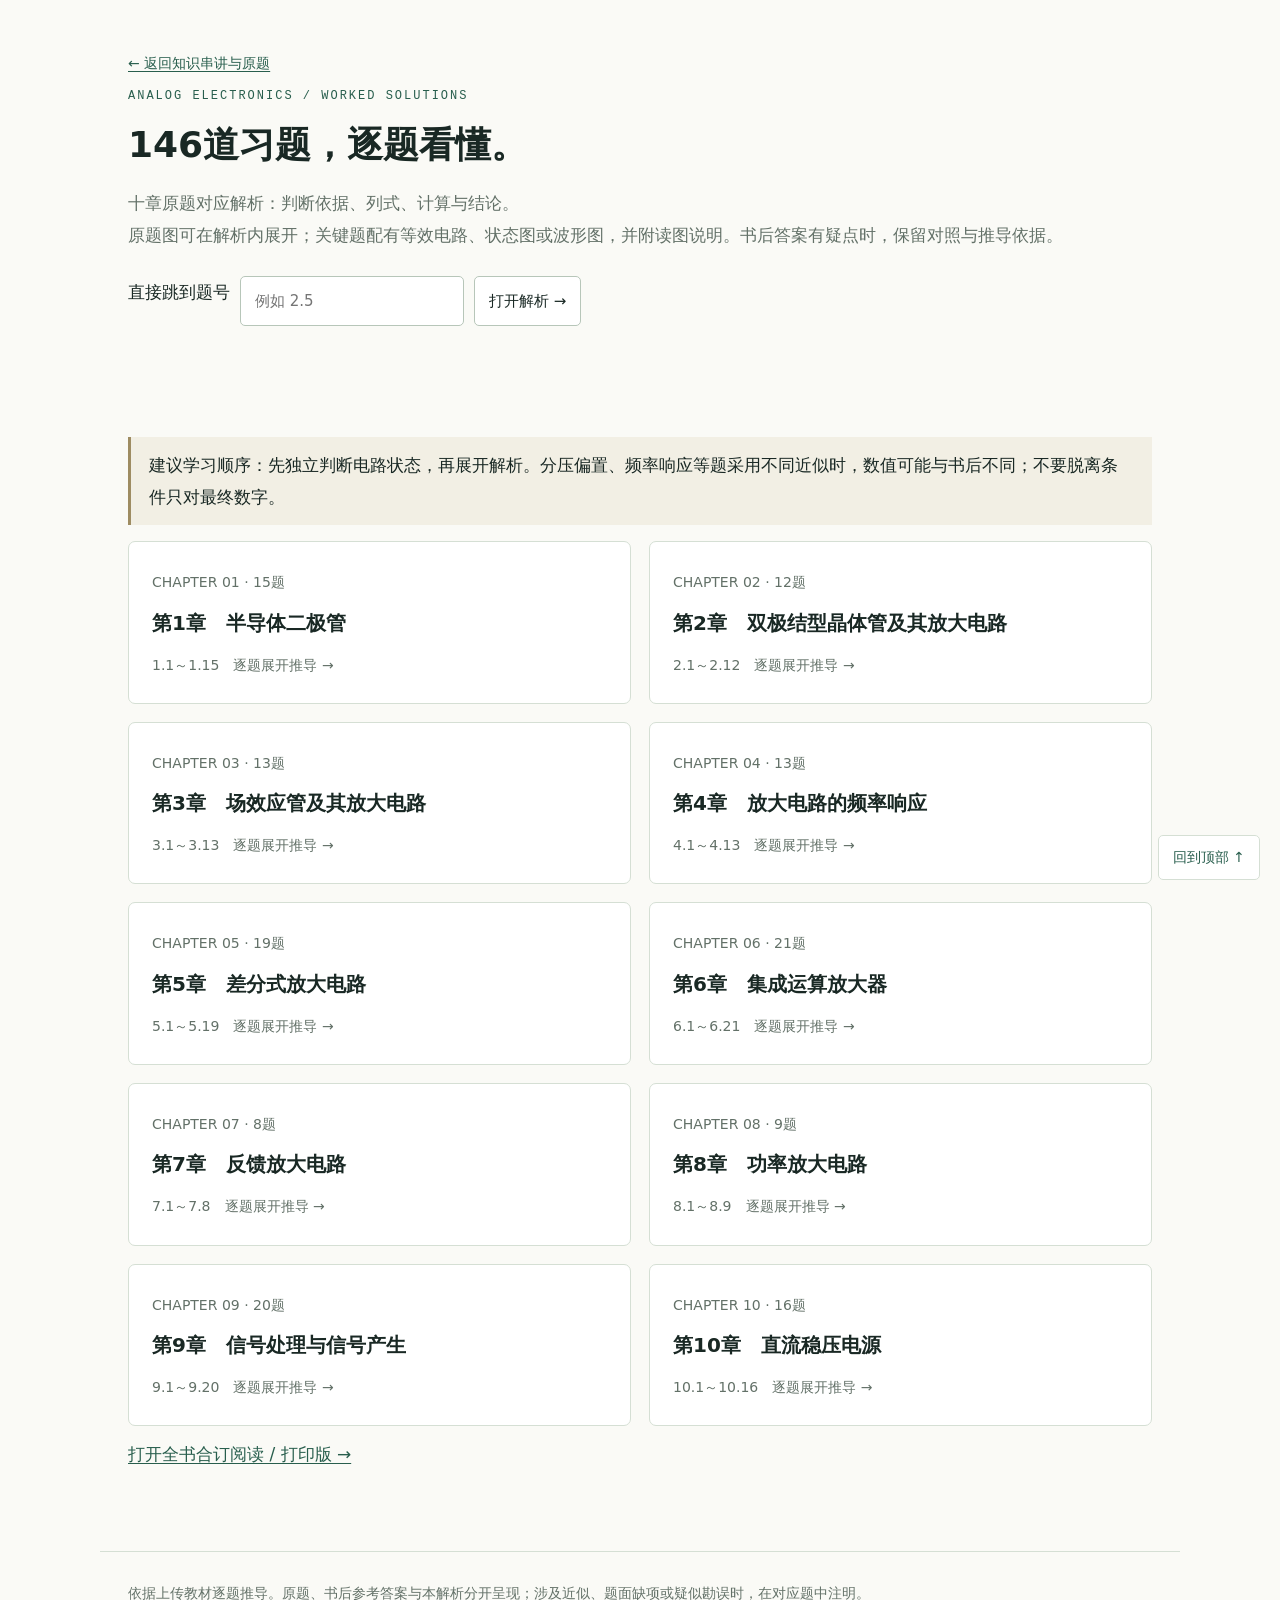
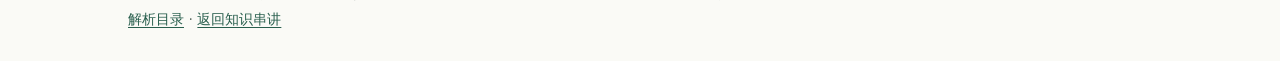
<file: solutions.html>
<!doctype html><html lang="zh-CN"><head><meta charset="UTF-8"><meta name="viewport" content="width=device-width,initial-scale=1"><title>全书146题解析 · 模电学习手册</title><link rel="stylesheet" href="solutions.css"><script defer src="solutions.js"></script></head><body id="top"><header><div class="crumbs"><a href="index.html">← 返回知识串讲与原题</a></div><p class="eyebrow">ANALOG ELECTRONICS / WORKED SOLUTIONS</p><h1>146道习题，逐题看懂。</h1><p class="intro">十章原题对应解析：判断依据、列式、计算与结论。<br>原题图可在解析内展开；关键题配有等效电路、状态图或波形图，并附读图说明。书后答案有疑点时，保留对照与推导依据。</p><form class="jump-form"><label for="question-number">直接跳到题号</label><input id="question-number" placeholder="例如 2.5" inputmode="decimal" required><button type="submit">打开解析 →</button></form><p class="jump-status" aria-live="polite"></p></header><main><div class="note">建议学习顺序：先独立判断电路状态，再展开解析。分压偏置、频率响应等题采用不同近似时，数值可能与书后不同；不要脱离条件只对最终数字。</div><div class="cards"><a class="card" href="solutions-1.html"><span>CHAPTER 01 · 15题</span><strong>第1章　半导体二极管</strong><span>1.1～1.15　逐题展开推导 →</span></a><a class="card" href="solutions-2.html"><span>CHAPTER 02 · 12题</span><strong>第2章　双极结型晶体管及其放大电路</strong><span>2.1～2.12　逐题展开推导 →</span></a><a class="card" href="solutions-3.html"><span>CHAPTER 03 · 13题</span><strong>第3章　场效应管及其放大电路</strong><span>3.1～3.13　逐题展开推导 →</span></a><a class="card" href="solutions-4.html"><span>CHAPTER 04 · 13题</span><strong>第4章　放大电路的频率响应</strong><span>4.1～4.13　逐题展开推导 →</span></a><a class="card" href="solutions-5.html"><span>CHAPTER 05 · 19题</span><strong>第5章　差分式放大电路</strong><span>5.1～5.19　逐题展开推导 →</span></a><a class="card" href="solutions-6.html"><span>CHAPTER 06 · 21题</span><strong>第6章　集成运算放大器</strong><span>6.1～6.21　逐题展开推导 →</span></a><a class="card" href="solutions-7.html"><span>CHAPTER 07 · 8题</span><strong>第7章　反馈放大电路</strong><span>7.1～7.8　逐题展开推导 →</span></a><a class="card" href="solutions-8.html"><span>CHAPTER 08 · 9题</span><strong>第8章　功率放大电路</strong><span>8.1～8.9　逐题展开推导 →</span></a><a class="card" href="solutions-9.html"><span>CHAPTER 09 · 20题</span><strong>第9章　信号处理与信号产生</strong><span>9.1～9.20　逐题展开推导 →</span></a><a class="card" href="solutions-10.html"><span>CHAPTER 10 · 16题</span><strong>第10章　直流稳压电源</strong><span>10.1～10.16　逐题展开推导 →</span></a></div><p><a href="solutions-all.html">打开全书合订阅读 / 打印版 →</a></p></main><footer>依据上传教材逐题推导。原题、书后参考答案与本解析分开呈现；涉及近似、题面缺项或疑似勘误时，在对应题中注明。<br><a href="solutions.html">解析目录</a> · <a href="index.html">返回知识串讲</a></footer><a class="page-top" href="#top">回到顶部 ↑</a></body></html>
</file>
<file: solutions.css>
:root{color-scheme:light;--ink:#192824;--green:#285e4d;--muted:#637168;--line:#d5dfd4;--paper:#fafaf6}*{box-sizing:border-box}html{scroll-behavior:smooth}body{margin:0;background:var(--paper);color:var(--ink);font:17px/1.9 system-ui,-apple-system,"Microsoft YaHei",sans-serif}header,main,footer{max-width:1080px;margin:auto;padding:28px}header{padding-top:50px}h1{font-size:36px;line-height:1.35;margin:18px 0}h2{font-size:26px}h3{font-size:21px}h4{font-size:18px;margin:24px 0 8px}p{margin:12px 0}a{color:var(--green);text-underline-offset:3px}.eyebrow{font:12px monospace;letter-spacing:2px;color:var(--green)}.intro,.muted{color:var(--muted)}.crumbs,.actions,.question-nav{display:flex;flex-wrap:wrap;gap:10px;align-items:center}.crumbs{font-size:14px}.actions{margin:22px 0}.actions input{flex:1;min-width:180px}.question-nav a{min-width:52px;padding:7px 12px;background:#edf1ea;border-radius:4px;text-align:center;text-decoration:none;font-size:14px}button,select,input{font:inherit;font-size:15px;padding:10px 14px;border:1px solid #b7c6b9;border-radius:5px;background:white;color:var(--ink)}button{cursor:pointer}button:hover{background:#edf1ea}button:disabled{opacity:.4;cursor:default}input:focus,button:focus-visible,a:focus-visible,summary:focus-visible,select:focus-visible{outline:3px solid #8ba99c;outline-offset:3px}main{padding-top:8px}.solution{border-top:1px solid #b7c6b9;scroll-margin-top:15px}.solution>summary{font-size:20px;font-weight:650;cursor:pointer;padding:22px 6px;line-height:1.55}.solution>div{padding:0 12px 28px}.solution[open]{padding-bottom:10px}.formula,.equation,.calc{background:#edf1ea;padding:16px 20px;border-radius:5px;margin:16px 0;overflow-wrap:anywhere}.warn-tip,.errata,.note,.warning{border-left:3px solid #9e8c62;background:#f2efe4;padding:12px 18px;margin:16px 0}.result{background:#eaf0e9;padding:12px 18px}ul,ol{padding-left:25px}li{margin:7px 0}table{display:block;overflow-x:auto;width:100%;border-collapse:collapse;font-size:15px;margin:20px 0}th,td{padding:11px 14px;text-align:left;border:1px solid var(--line);vertical-align:top}th{background:#edf1ea}sub,sup{font-size:.72em}figure{margin:20px 0;padding:15px;border:1px solid var(--line);border-radius:6px;background:white;overflow:auto}svg{width:100%;max-width:100%;height:auto}.solution figure svg{min-width:520px}svg text{font-family:system-ui,-apple-system,"Microsoft YaHei",sans-serif}figcaption{font-size:14px;color:var(--muted);text-align:center}pre{overflow:auto;white-space:pre-wrap;overflow-wrap:anywhere}code{font-size:.94em}footer{font-size:14px;color:var(--muted);border-top:1px solid var(--line);margin-top:40px}.cards{display:grid;grid-template-columns:1fr 1fr;gap:18px}.card{display:block;text-decoration:none;color:var(--ink);padding:23px;border:1px solid var(--line);border-radius:7px;background:white}.card:hover{border-color:var(--green);background:#edf1ea}.card strong{display:block;font-size:20px;margin:6px 0}.card span{color:var(--muted);font-size:14px}.jump-form{display:flex;flex-wrap:wrap;gap:10px;margin:24px 0}.jump-form input{min-width:180px}.jump-status{min-height:1.6em;font-size:14px}dialog{width:min(1100px,96vw);height:93vh;max-height:93vh;border:1px solid #a4b7a8;border-radius:8px;padding:0;overflow:auto;background:white}dialog::backdrop{background:#11251dc9}.original-tools{position:sticky;top:0;background:#edf1ea;z-index:1;padding:13px;display:flex;flex-wrap:wrap;gap:8px;align-items:center}.original-tools .close{margin-left:auto}.original-image{display:block;width:100%;height:auto}.original-status{padding:0 15px;font-size:14px}.chapter-band{padding:30px 0 12px;border-top:2px solid var(--green);margin-top:40px}#nothing{padding:20px;background:#edf1ea}.solution[hidden]{display:none}.question-nav a[hidden]{display:none}.page-top{position:fixed;right:20px;bottom:20px;background:white;padding:8px 14px;border:1px solid var(--line);border-radius:5px;text-decoration:none;font-size:14px}
@media(max-width:600px){body{font-size:16px}header,main,footer{padding-left:18px;padding-right:18px}header{padding-top:28px}h1{font-size:29px}.solution>summary{font-size:18px}.solution>div{padding-left:0;padding-right:0}.cards{grid-template-columns:1fr}.formula,.equation,.calc{padding:12px}.original-tools{padding:8px}button,select,input{padding:8px 10px}.page-top{right:12px;bottom:12px}}
@media print{body{font:11pt/1.65 "Microsoft YaHei",sans-serif;background:white}header,main,footer{max-width:none;padding:0}.actions,.crumbs,.question-nav,.jump-form,dialog,.page-top,.jump-status,.original-trigger{display:none!important}h1{font-size:23pt}.solution{break-inside:auto}.solution>summary{font-size:14pt}.solution>div{padding:0 0 20px}.formula,figure,tr{break-inside:avoid}.solution figure svg{min-width:0}.solution[hidden]{display:block}.cards{display:block}a{color:inherit;text-decoration:none}}

.question-original{margin:16px 0 24px;padding:12px 16px;border:1px solid var(--line);border-radius:6px;background:white}
.question-original>summary{cursor:pointer;color:var(--green);font-size:16px;font-weight:600}
.question-original>p{font-size:14px;margin:8px 0}
.question-page-scroll{max-height:480px;overflow:auto;overscroll-behavior:contain;border-top:1px solid var(--line)}
.question-page-scroll figure{padding:0;margin:14px 0;border:0;border-radius:0;overflow:visible}
.question-page-scroll img{display:block;width:100%;height:auto}
.question-page-scroll a{display:block;cursor:zoom-in}
.question-page-scroll figcaption{padding:8px}
.solution-visual{margin:22px 0}.solution-visual h4{color:var(--green)}
.solution-added-figure svg text{stroke:none}
@media(max-width:600px){.question-original{padding:10px}.question-page-scroll{max-height:360px}}
@media print{.question-original{display:none!important}.solution-visual figure{break-inside:avoid}}
</file>
